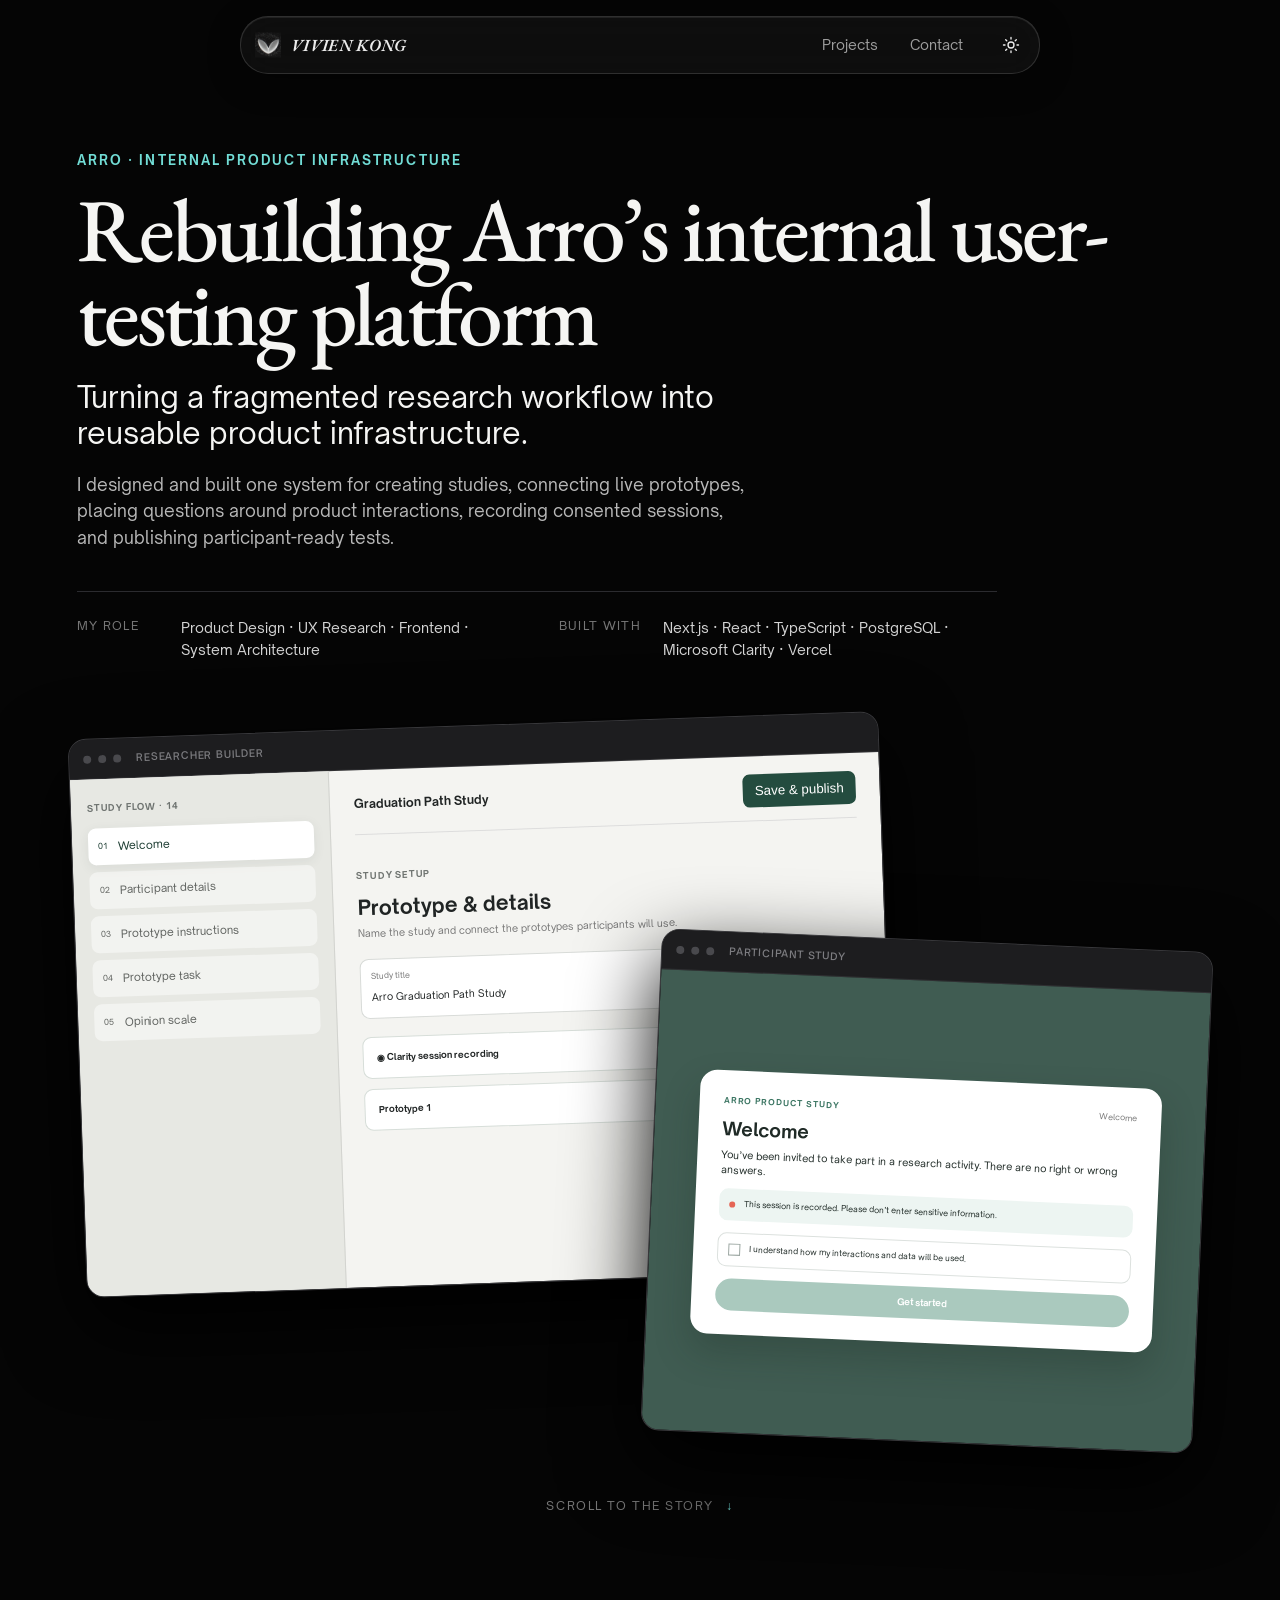
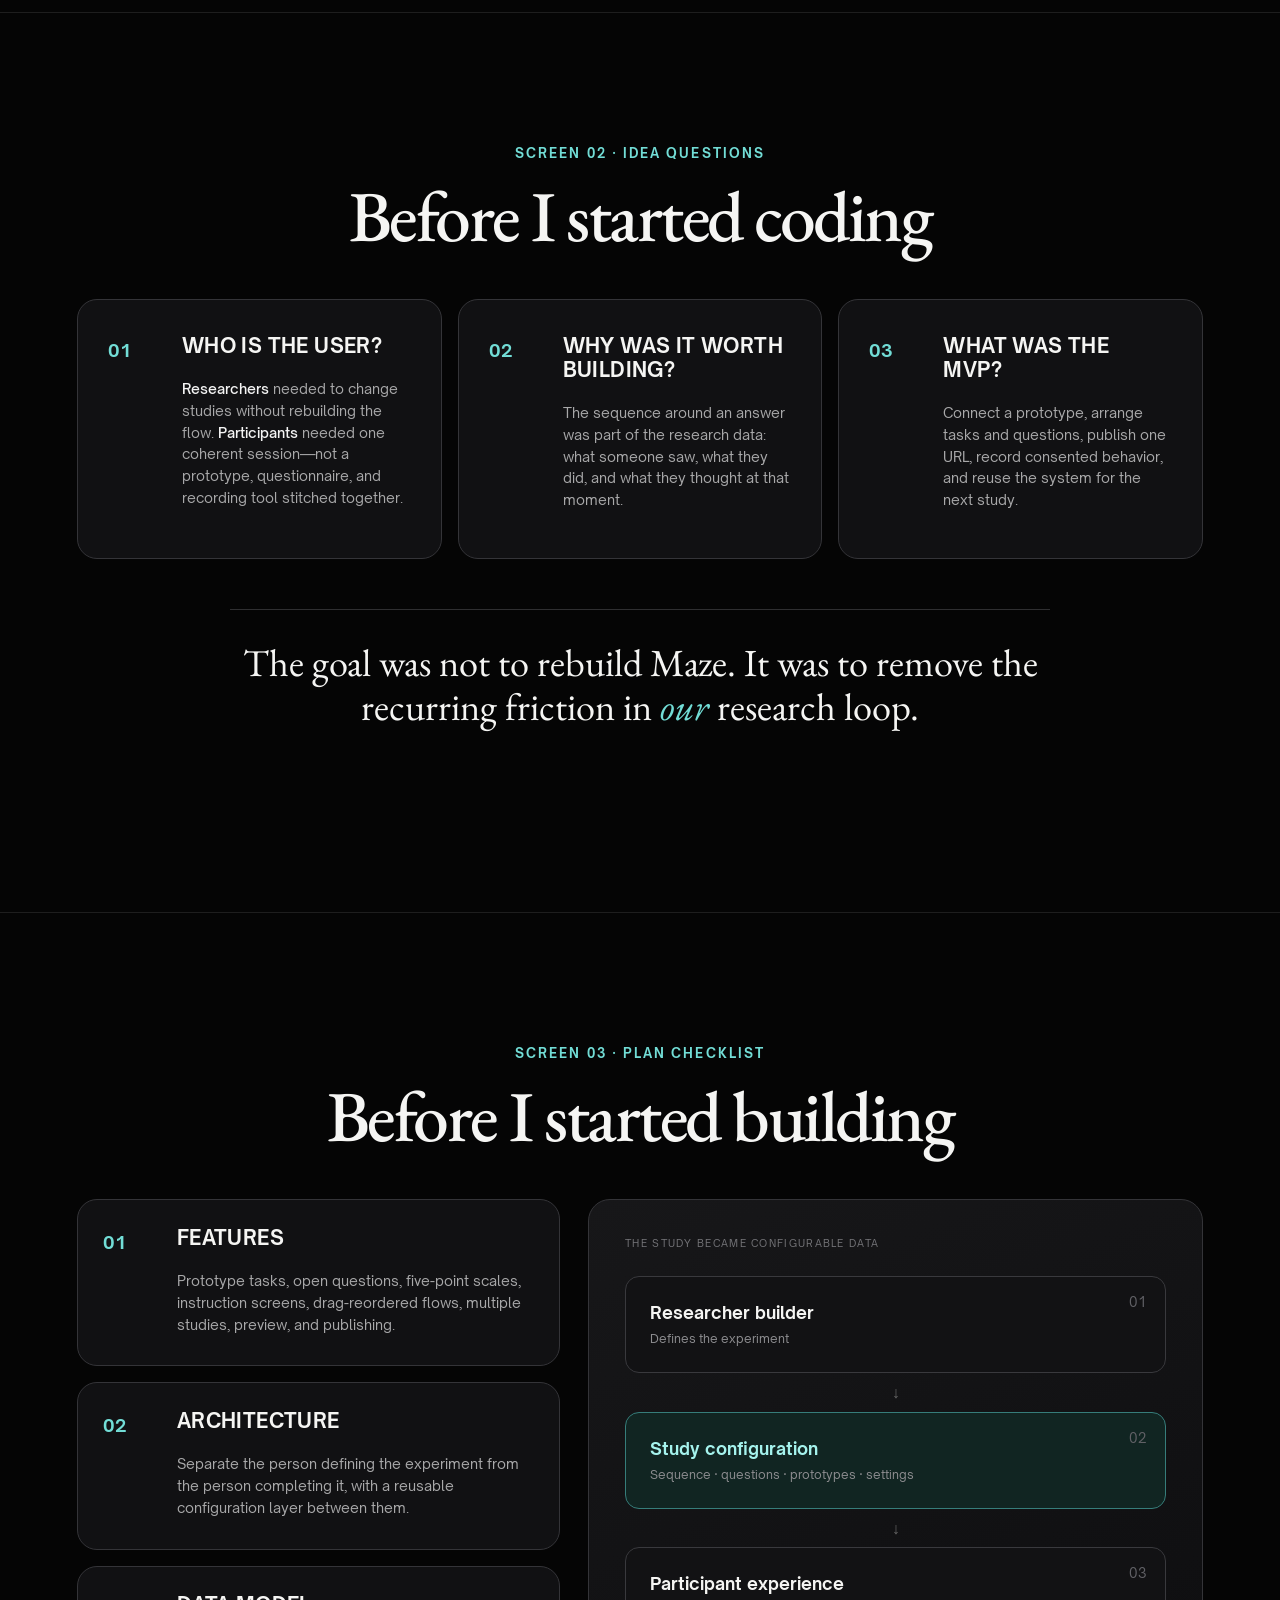
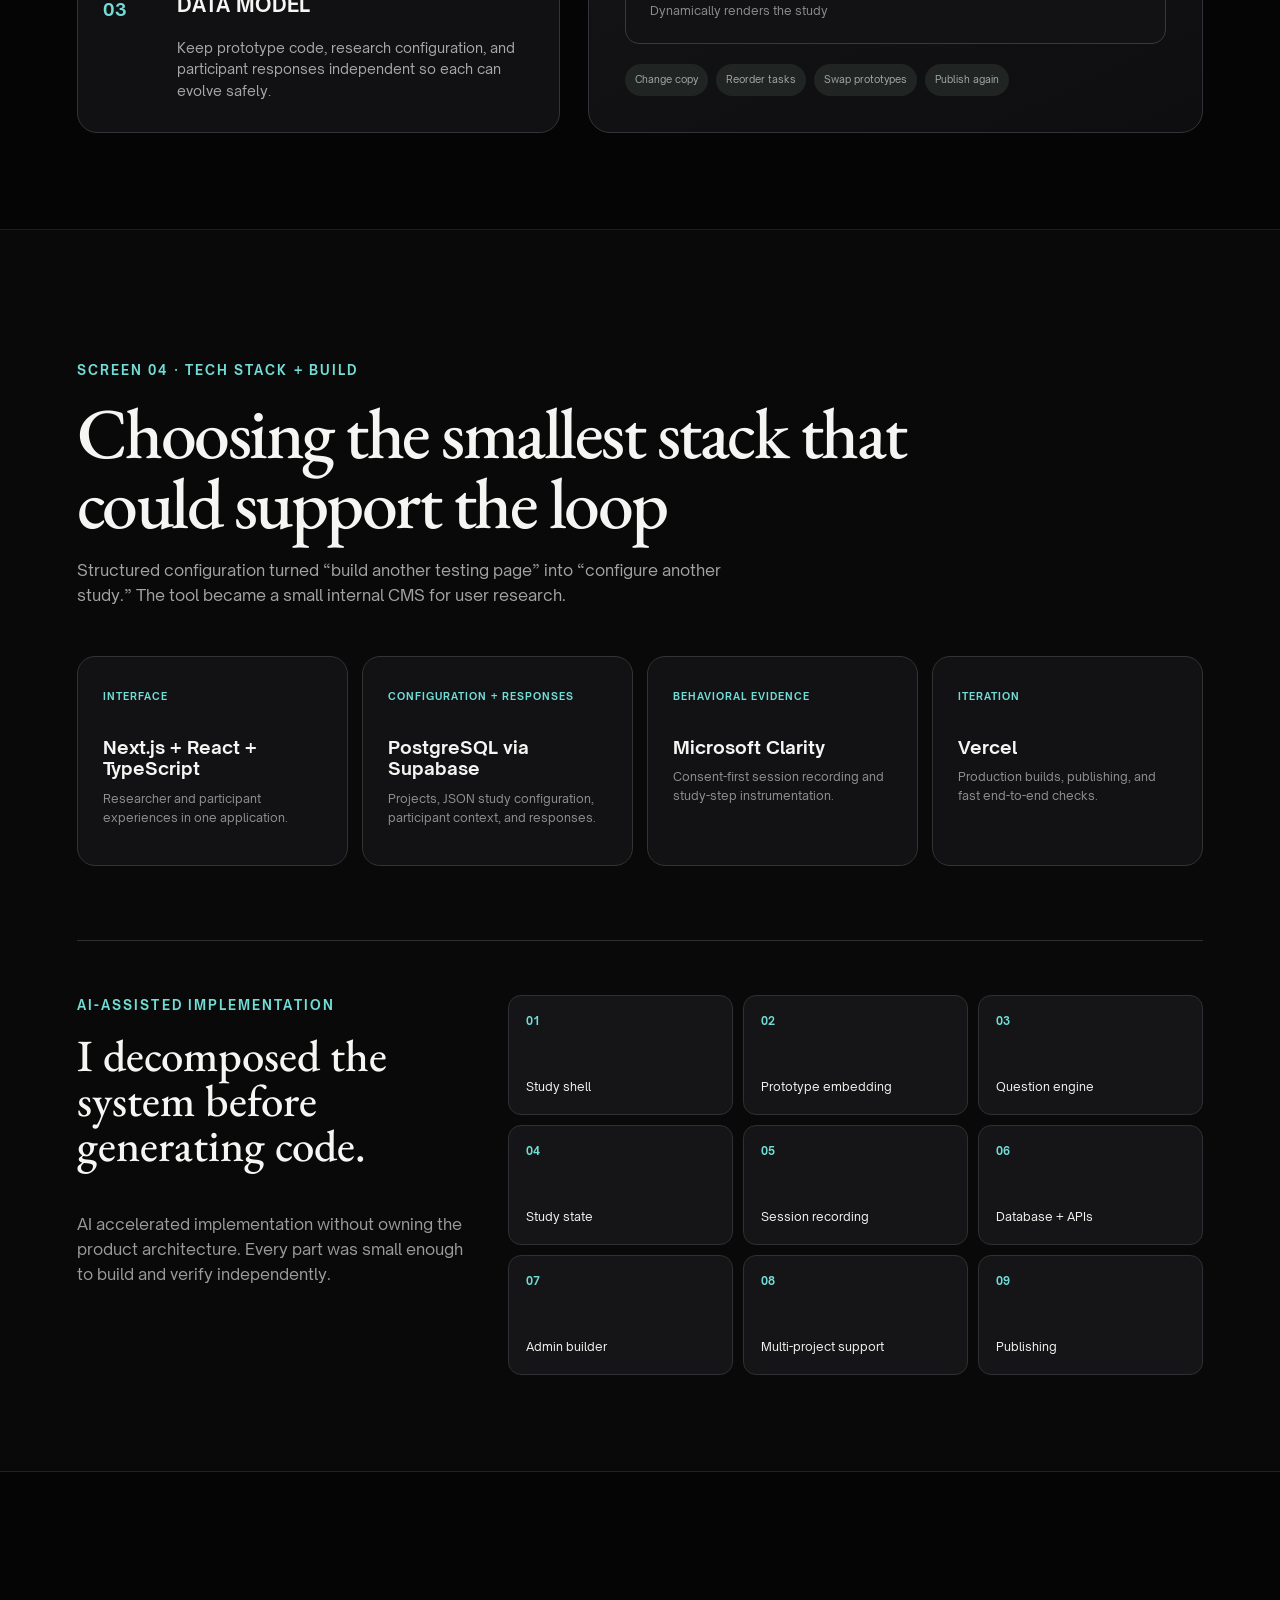
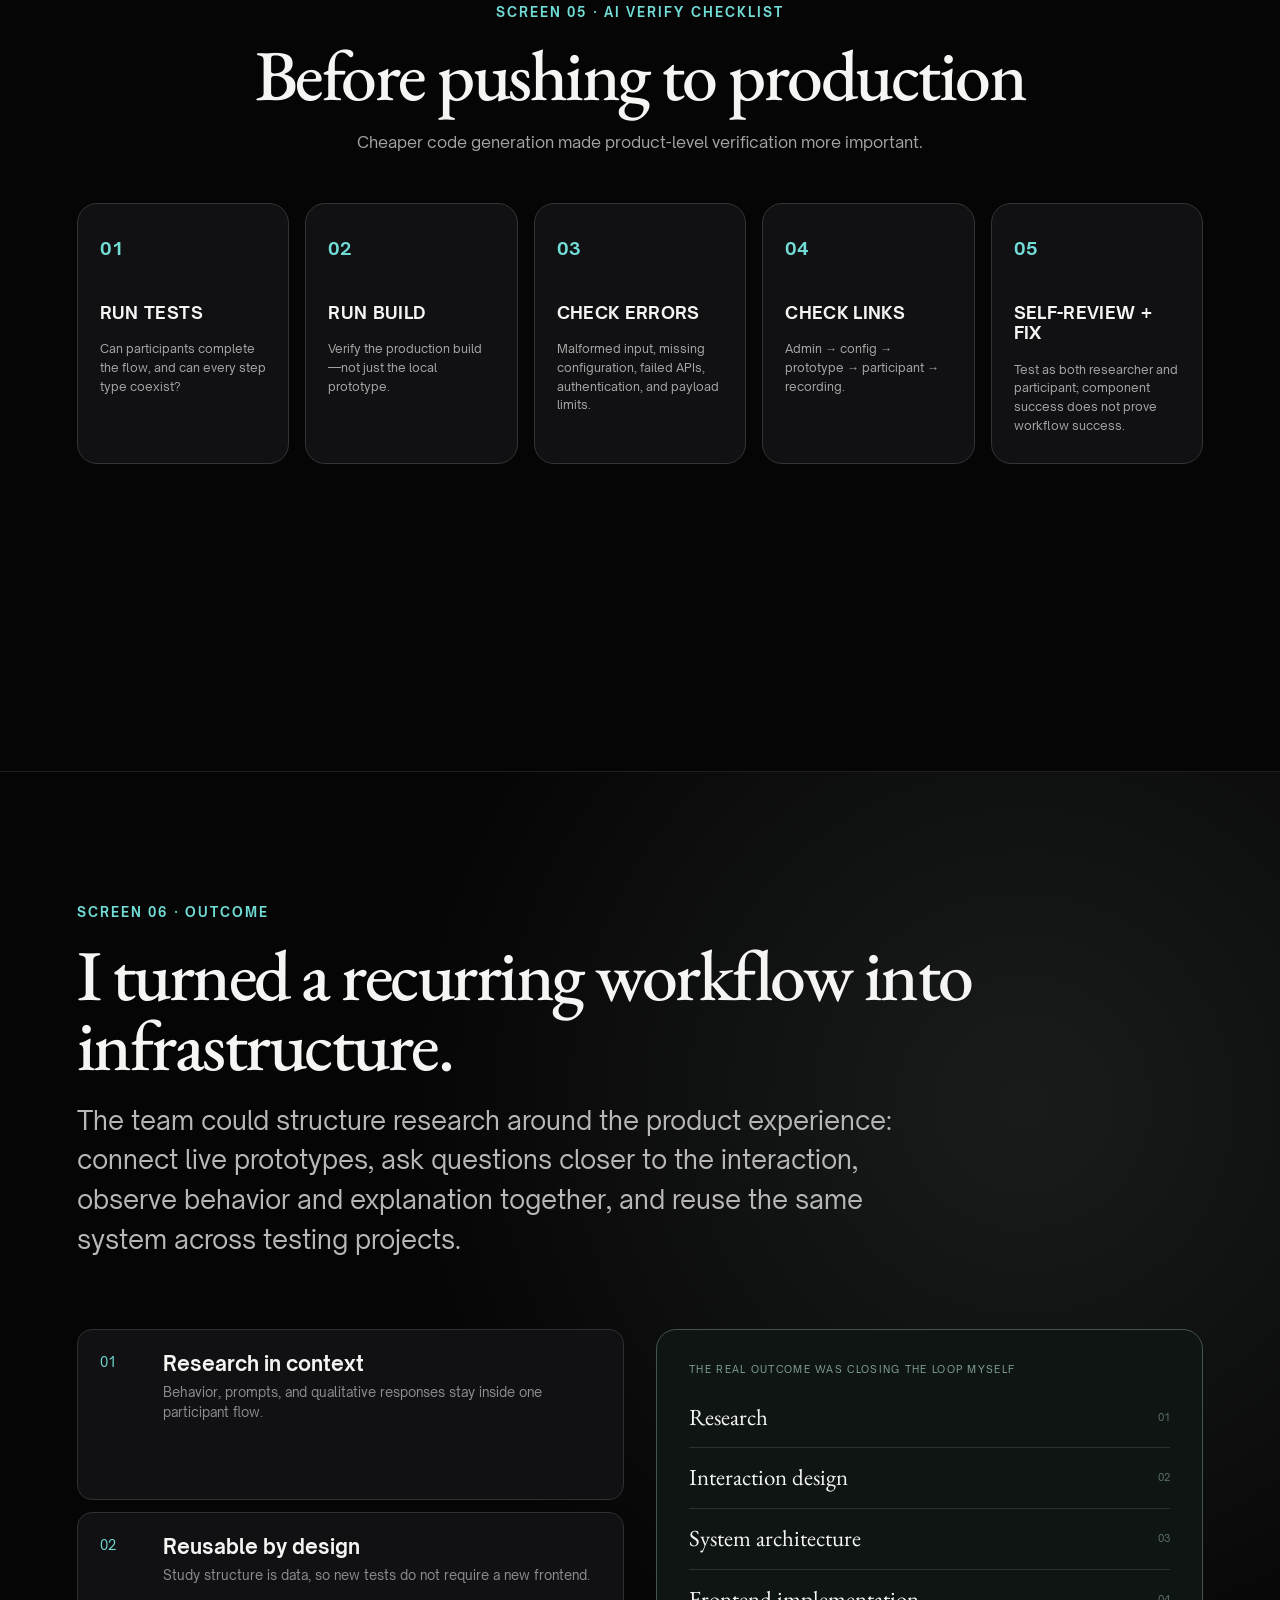
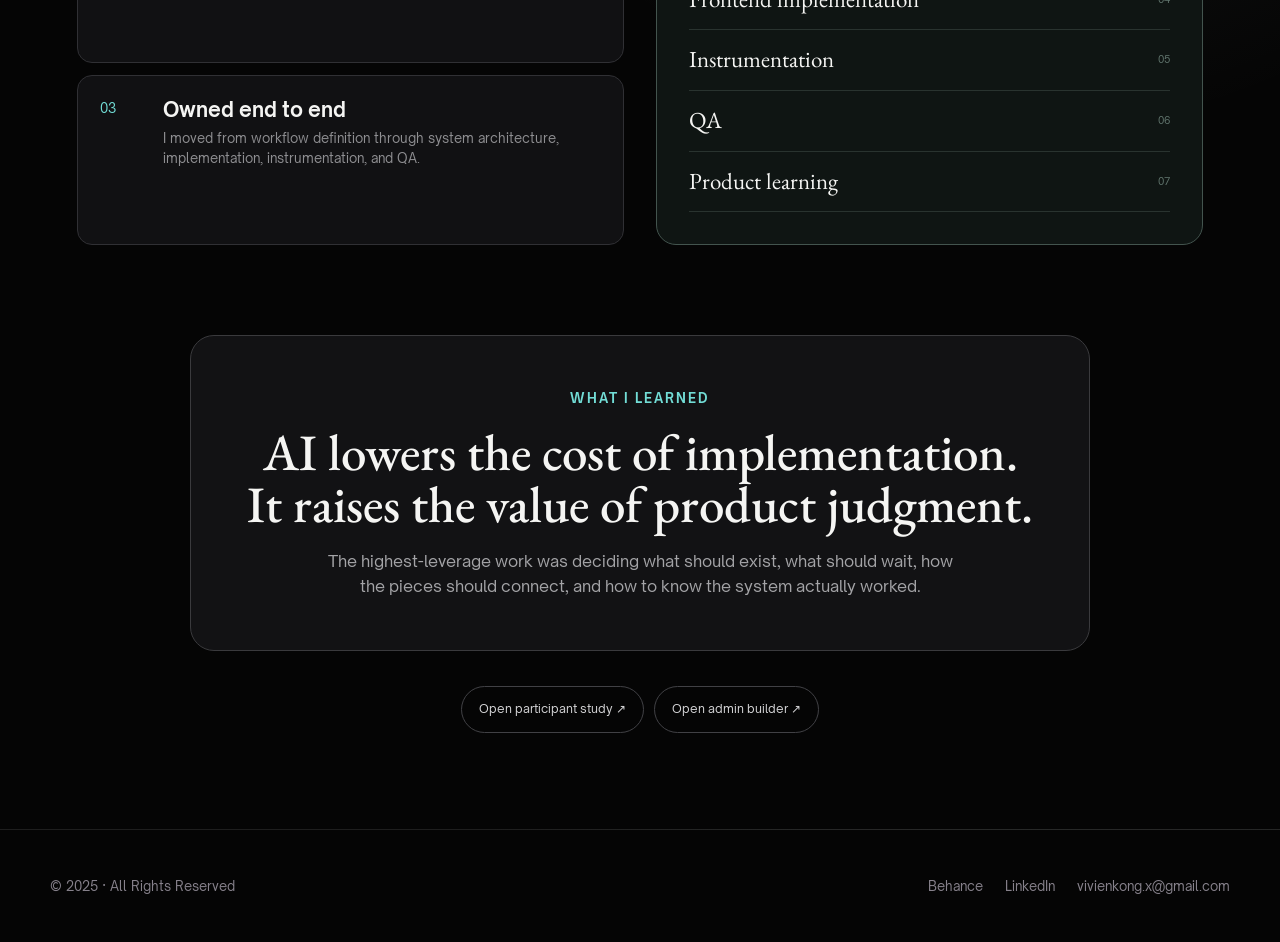
<file: arro/index.html>
<!doctype html>
<html lang="en">
<head>
  <meta charset="utf-8">
  <meta name="viewport" content="width=device-width, initial-scale=1">
  <meta name="description" content="How Vivien Kong designed and built Arro's configurable internal user-testing platform.">
  <title>Arro Research Platform — Vivien Kong</title>
  <link rel="icon" href="/brand-icon.svg" type="image/svg+xml">
  <link rel="stylesheet" href="/assets/fonts/garamond.css">
  <link rel="stylesheet" href="/arro/arro.css?v=5">
  <script>try{document.documentElement.dataset.theme=localStorage.getItem("theme")==="light"?"light":"dark"}catch(e){}</script>
  <script type="module" src="/modules/glass-navbar.mjs?v=2"></script>
  <script type="module" src="/modules/glass-navbar-init.mjs"></script>
</head>
<body>
  <main>
    <section class="screen hero" aria-labelledby="hero-title">
      <div class="screen-inner hero-copy">
        <p class="eyebrow hero-eyebrow">ARRO · INTERNAL PRODUCT INFRASTRUCTURE</p>
        <h1 id="hero-title">Rebuilding Arro’s internal user-testing platform</h1>
        <p class="lede">Turning a fragmented research workflow into reusable product infrastructure.</p>
        <p class="intro">I designed and built one system for creating studies, connecting live prototypes, placing questions around product interactions, recording consented sessions, and publishing participant-ready tests.</p>
        <dl class="project-meta">
          <div><dt>My role</dt><dd>Product Design · UX Research · Frontend · System Architecture</dd></div>
          <div><dt>Built with</dt><dd>Next.js · React · TypeScript · PostgreSQL · Microsoft Clarity · Vercel</dd></div>
        </dl>
      </div>

      <div class="hero-product" aria-label="Researcher builder and participant study shown side by side">
        <article class="browser-frame admin-preview">
          <div class="browser-bar"><span></span><span></span><span></span><b>Researcher builder</b></div>
          <div class="admin-ui">
            <aside>
              <small>STUDY FLOW · 14</small>
              <div class="flow-row active"><i>01</i><span>Welcome</span></div>
              <div class="flow-row"><i>02</i><span>Participant details</span></div>
              <div class="flow-row"><i>03</i><span>Prototype instructions</span></div>
              <div class="flow-row"><i>04</i><span>Prototype task</span></div>
              <div class="flow-row"><i>05</i><span>Opinion scale</span></div>
            </aside>
            <div class="builder-panel">
              <div class="builder-top"><span>Graduation Path Study</span><button type="button" tabindex="-1">Save &amp; publish</button></div>
              <small>STUDY SETUP</small>
              <h3>Prototype &amp; details</h3>
              <p>Name the study and connect the prototypes participants will use.</p>
              <div class="field"><label>Study title</label><span>Arro Graduation Path Study</span></div>
              <div class="integration"><strong>◉ Clarity session recording</strong><em>Connected</em></div>
              <div class="prototype-entry"><b>Prototype 1</b><span>graduation-path…</span></div>
            </div>
          </div>
        </article>

        <article class="browser-frame participant-preview">
          <div class="browser-bar"><span></span><span></span><span></span><b>Participant study</b></div>
          <div class="participant-stage">
            <div class="participant-card">
              <div class="participant-meta"><small>ARRO PRODUCT STUDY</small><span>Welcome</span></div>
              <h3>Welcome</h3>
              <p>You’ve been invited to take part in a research activity. There are no right or wrong answers.</p>
              <div class="recording-notice"><i></i><span>This session is recorded. Please don’t enter sensitive information.</span></div>
              <div class="consent"><i></i><span>I understand how my interactions and data will be used.</span></div>
              <div class="get-started">Get started</div>
            </div>
          </div>
        </article>
      </div>
      <a class="scroll-cue" href="#idea">Scroll to the story <span>↓</span></a>
    </section>

    <section class="screen checklist-screen" id="idea" aria-labelledby="idea-title">
      <div class="screen-inner">
        <header class="section-heading centered">
          <p class="eyebrow">SCREEN 02 · IDEA QUESTIONS</p>
          <h2 id="idea-title">Before I started coding</h2>
        </header>
        <div class="numbered-cards three">
          <article class="numbered-card">
            <span>01</span>
            <div><h3>Who is the user?</h3><p><strong>Researchers</strong> needed to change studies without rebuilding the flow. <strong>Participants</strong> needed one coherent session—not a prototype, questionnaire, and recording tool stitched together.</p></div>
          </article>
          <article class="numbered-card">
            <span>02</span>
            <div><h3>Why was it worth building?</h3><p>The sequence around an answer was part of the research data: what someone saw, what they did, and what they thought at that moment.</p></div>
          </article>
          <article class="numbered-card">
            <span>03</span>
            <div><h3>What was the MVP?</h3><p>Connect a prototype, arrange tasks and questions, publish one URL, record consented behavior, and reuse the system for the next study.</p></div>
          </article>
        </div>
        <blockquote>The goal was not to rebuild Maze. It was to remove the recurring friction in <em>our</em> research loop.</blockquote>
      </div>
    </section>

    <section class="screen plan-screen" aria-labelledby="plan-title">
      <div class="screen-inner">
        <header class="section-heading centered">
          <p class="eyebrow">SCREEN 03 · PLAN CHECKLIST</p>
          <h2 id="plan-title">Before I started building</h2>
        </header>
        <div class="plan-layout">
          <div class="numbered-cards compact">
            <article class="numbered-card"><span>01</span><div><h3>Features</h3><p>Prototype tasks, open questions, five-point scales, instruction screens, drag-reordered flows, multiple studies, preview, and publishing.</p></div></article>
            <article class="numbered-card"><span>02</span><div><h3>Architecture</h3><p>Separate the person defining the experiment from the person completing it, with a reusable configuration layer between them.</p></div></article>
            <article class="numbered-card"><span>03</span><div><h3>Data model</h3><p>Keep prototype code, research configuration, and participant responses independent so each can evolve safely.</p></div></article>
          </div>
          <div class="architecture" aria-label="Research platform architecture diagram">
            <p>THE STUDY BECAME CONFIGURABLE DATA</p>
            <div class="architecture-node"><small>01</small><strong>Researcher builder</strong><span>Defines the experiment</span></div>
            <b class="architecture-arrow">↓</b>
            <div class="architecture-node accent"><small>02</small><strong>Study configuration</strong><span>Sequence · questions · prototypes · settings</span></div>
            <b class="architecture-arrow">↓</b>
            <div class="architecture-node"><small>03</small><strong>Participant experience</strong><span>Dynamically renders the study</span></div>
            <div class="config-changes"><span>Change copy</span><span>Reorder tasks</span><span>Swap prototypes</span><span>Publish again</span></div>
          </div>
        </div>
      </div>
    </section>

    <section class="screen build-screen" aria-labelledby="build-title">
      <div class="screen-inner">
        <header class="section-heading">
          <p class="eyebrow">SCREEN 04 · TECH STACK + BUILD</p>
          <h2 id="build-title">Choosing the smallest stack that could support the loop</h2>
          <p>Structured configuration turned “build another testing page” into “configure another study.” The tool became a small internal CMS for user research.</p>
        </header>
        <div class="stack-grid">
          <article><span>Interface</span><h3>Next.js + React + TypeScript</h3><p>Researcher and participant experiences in one application.</p></article>
          <article><span>Configuration + responses</span><h3>PostgreSQL via Supabase</h3><p>Projects, JSON study configuration, participant context, and responses.</p></article>
          <article><span>Behavioral evidence</span><h3>Microsoft Clarity</h3><p>Consent-first session recording and study-step instrumentation.</p></article>
          <article><span>Iteration</span><h3>Vercel</h3><p>Production builds, publishing, and fast end-to-end checks.</p></article>
        </div>
        <div class="decomposition">
          <div class="decomposition-copy">
            <p class="eyebrow">AI-ASSISTED IMPLEMENTATION</p>
            <h3>I decomposed the system before generating code.</h3>
            <p>AI accelerated implementation without owning the product architecture. Every part was small enough to build and verify independently.</p>
          </div>
          <ol class="task-grid">
            <li><b>01</b>Study shell</li><li><b>02</b>Prototype embedding</li><li><b>03</b>Question engine</li>
            <li><b>04</b>Study state</li><li><b>05</b>Session recording</li><li><b>06</b>Database + APIs</li>
            <li><b>07</b>Admin builder</li><li><b>08</b>Multi-project support</li><li><b>09</b>Publishing</li>
          </ol>
        </div>
      </div>
    </section>

    <section class="screen checklist-screen verify-screen" aria-labelledby="verify-title">
      <div class="screen-inner">
        <header class="section-heading centered">
          <p class="eyebrow">SCREEN 05 · AI VERIFY CHECKLIST</p>
          <h2 id="verify-title">Before pushing to production</h2>
          <p>Cheaper code generation made product-level verification more important.</p>
        </header>
        <div class="numbered-cards five">
          <article class="numbered-card"><span>01</span><div><h3>Run tests</h3><p>Can participants complete the flow, and can every step type coexist?</p></div></article>
          <article class="numbered-card"><span>02</span><div><h3>Run build</h3><p>Verify the production build—not just the local prototype.</p></div></article>
          <article class="numbered-card"><span>03</span><div><h3>Check errors</h3><p>Malformed input, missing configuration, failed APIs, authentication, and payload limits.</p></div></article>
          <article class="numbered-card"><span>04</span><div><h3>Check links</h3><p>Admin → config → prototype → participant → recording.</p></div></article>
          <article class="numbered-card"><span>05</span><div><h3>Self-review + fix</h3><p>Test as both researcher and participant; component success does not prove workflow success.</p></div></article>
        </div>
      </div>
    </section>

    <section class="screen outcome-screen" aria-labelledby="outcome-title">
      <div class="screen-inner outcome-inner">
        <p class="eyebrow">SCREEN 06 · OUTCOME</p>
        <h2 id="outcome-title">I turned a recurring workflow into infrastructure.</h2>
        <p class="outcome-lede">The team could structure research around the product experience: connect live prototypes, ask questions closer to the interaction, observe behavior and explanation together, and reuse the same system across testing projects.</p>
        <div class="outcome-grid">
          <div class="outcome-points">
            <article><span>01</span><div><h3>Research in context</h3><p>Behavior, prompts, and qualitative responses stay inside one participant flow.</p></div></article>
            <article><span>02</span><div><h3>Reusable by design</h3><p>Study structure is data, so new tests do not require a new frontend.</p></div></article>
            <article><span>03</span><div><h3>Owned end to end</h3><p>I moved from workflow definition through system architecture, implementation, instrumentation, and QA.</p></div></article>
          </div>
          <div class="loop">
            <p>THE REAL OUTCOME WAS CLOSING THE LOOP MYSELF</p>
            <ol>
              <li>Research</li><li>Interaction design</li><li>System architecture</li><li>Frontend implementation</li><li>Instrumentation</li><li>QA</li><li>Product learning</li>
            </ol>
          </div>
        </div>
        <div class="learning">
          <p class="eyebrow">WHAT I LEARNED</p>
          <h3>AI lowers the cost of implementation. It raises the value of product judgment.</h3>
          <p>The highest-leverage work was deciding what should exist, what should wait, how the pieces should connect, and how to know the system actually worked.</p>
        </div>
        <div class="case-links">
          <a href="https://grow-prototype-site.vercel.app/?study=graduation-path-study" target="_blank" rel="noopener noreferrer">Open participant study ↗</a>
          <a href="https://grow-prototype-site.vercel.app/admin?project=aca21e1c-a0ef-46f1-820d-6cd92b2fc8e0" target="_blank" rel="noopener noreferrer">Open admin builder ↗</a>
        </div>
      </div>
    </section>
  </main>

  <footer class="case-footer">
    <span>© 2025 · All Rights Reserved</span>
    <div>
      <a href="https://www.behance.net/vxkongfc4a">Behance</a>
      <a href="https://www.linkedin.com/in/xiaowei-vivien-kong/">LinkedIn</a>
      <a href="mailto:vivienkong.x@gmail.com">vivienkong.x@gmail.com</a>
    </div>
  </footer>
</body>
</html>
</file>
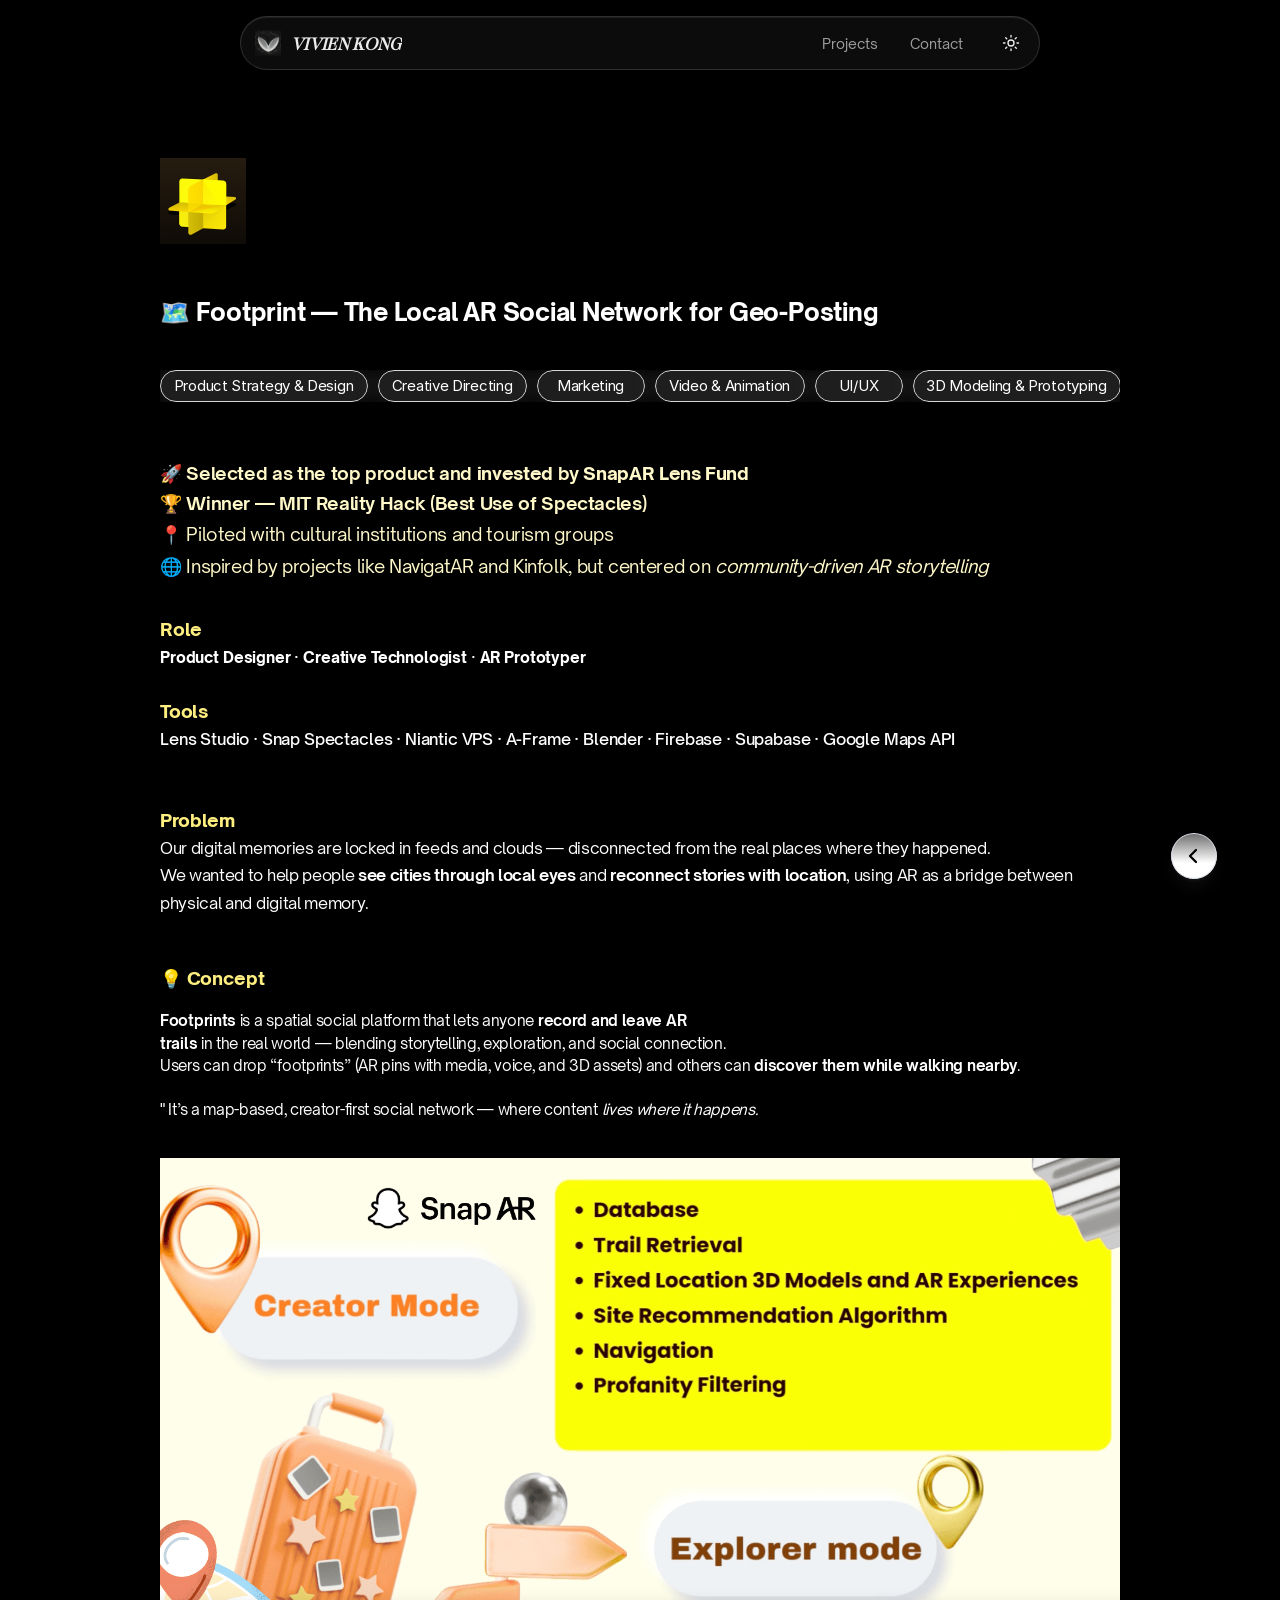
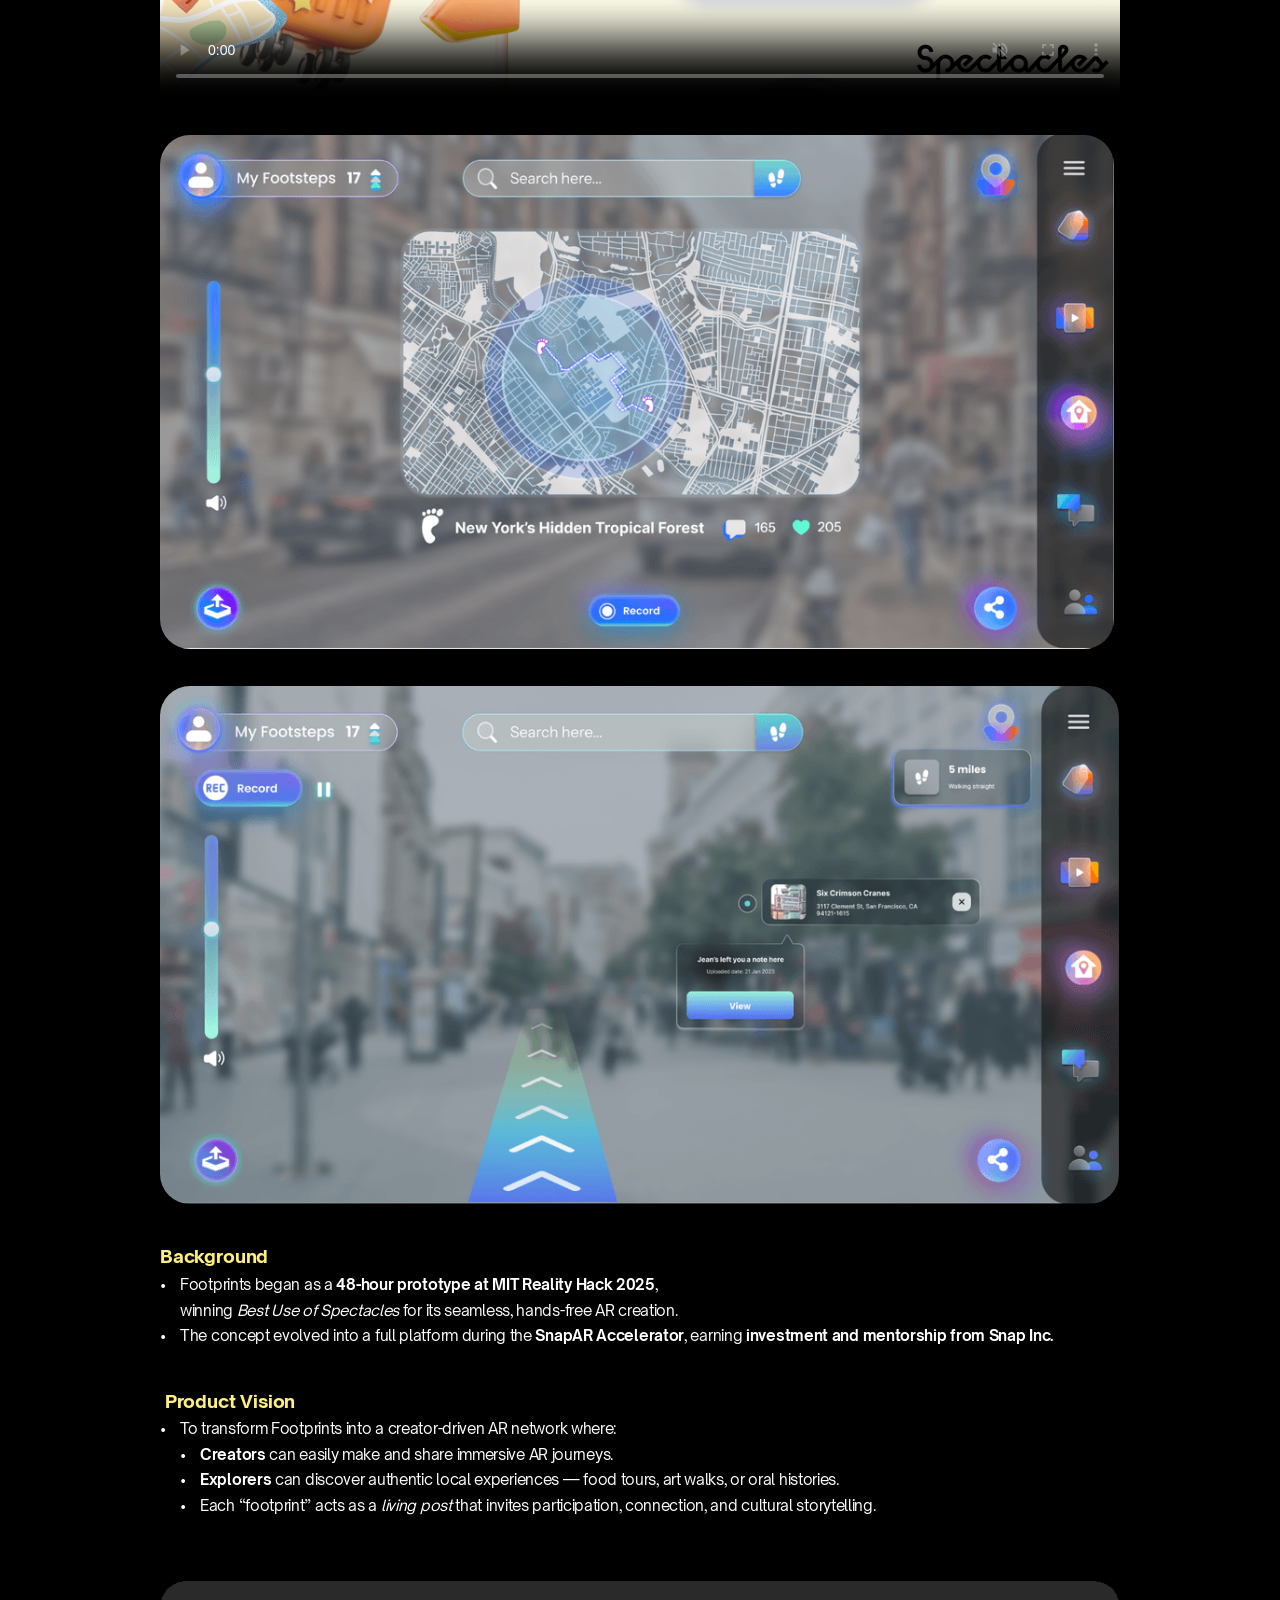
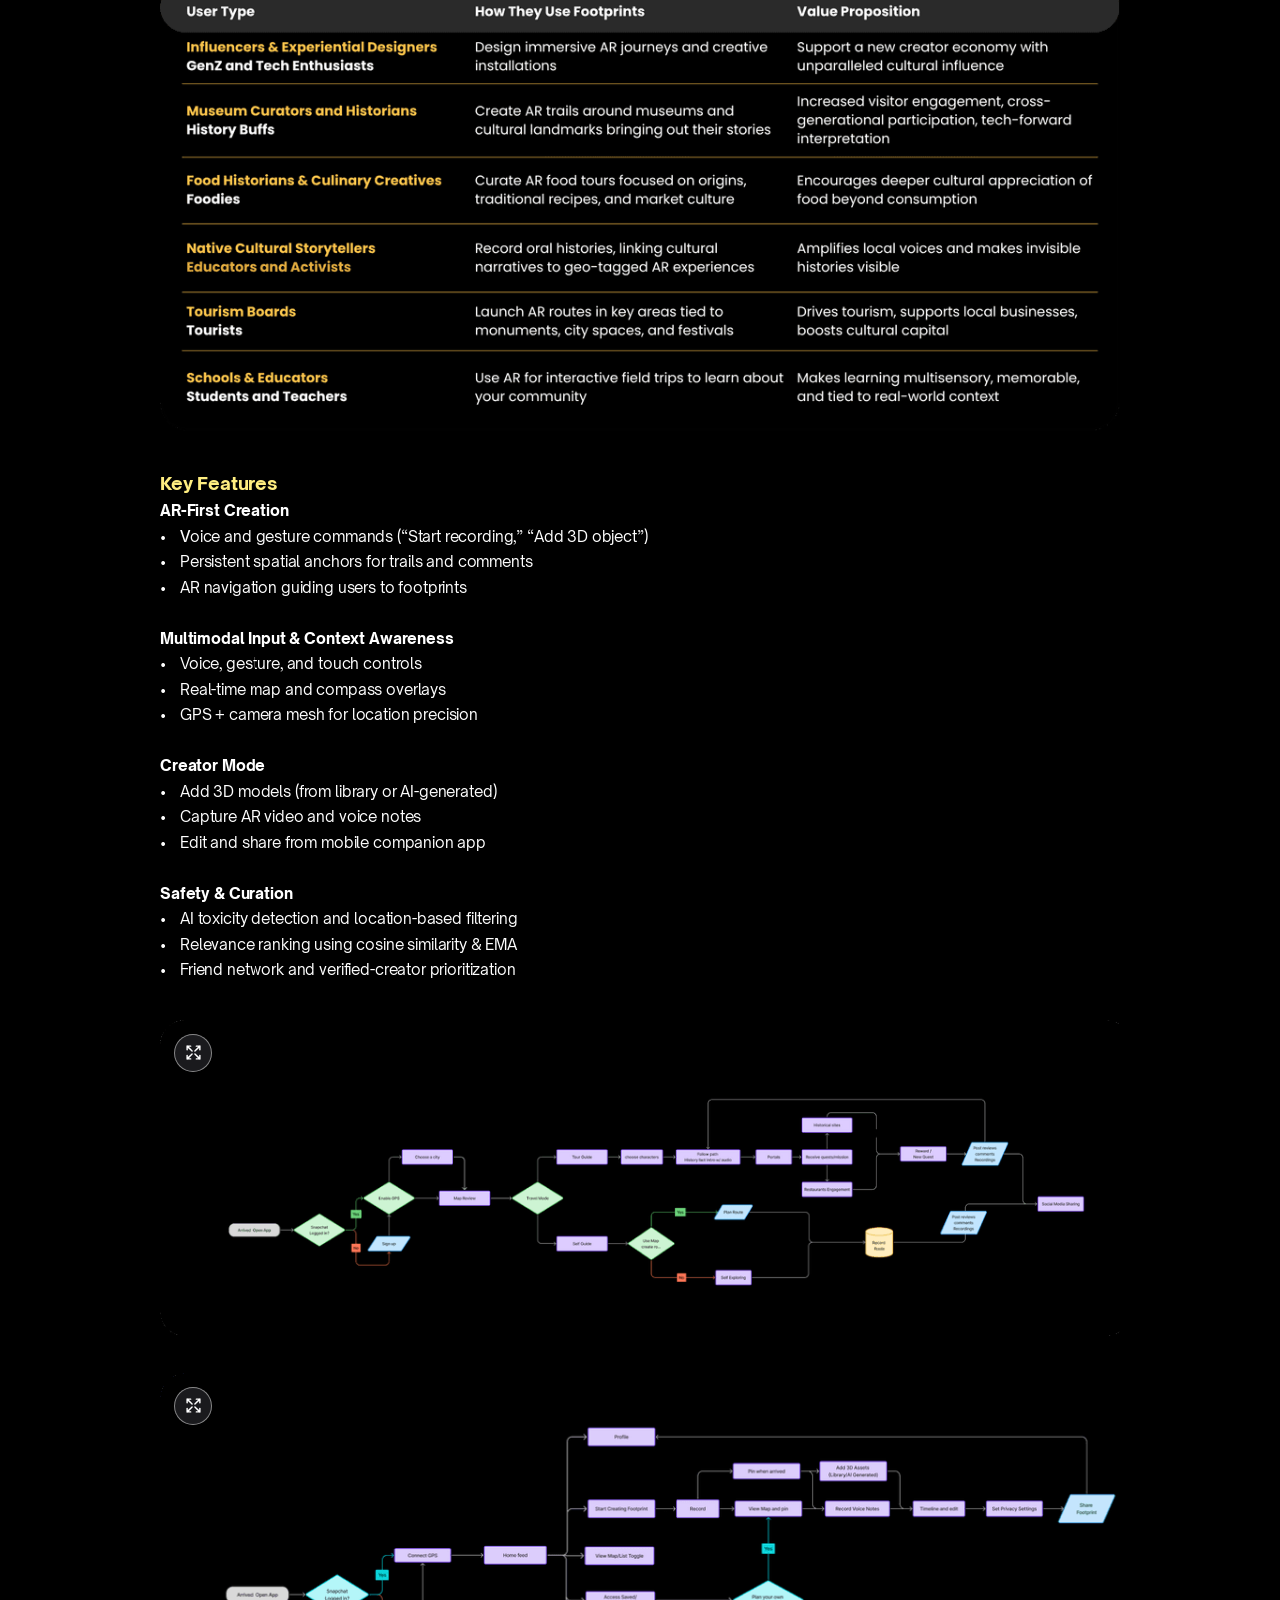
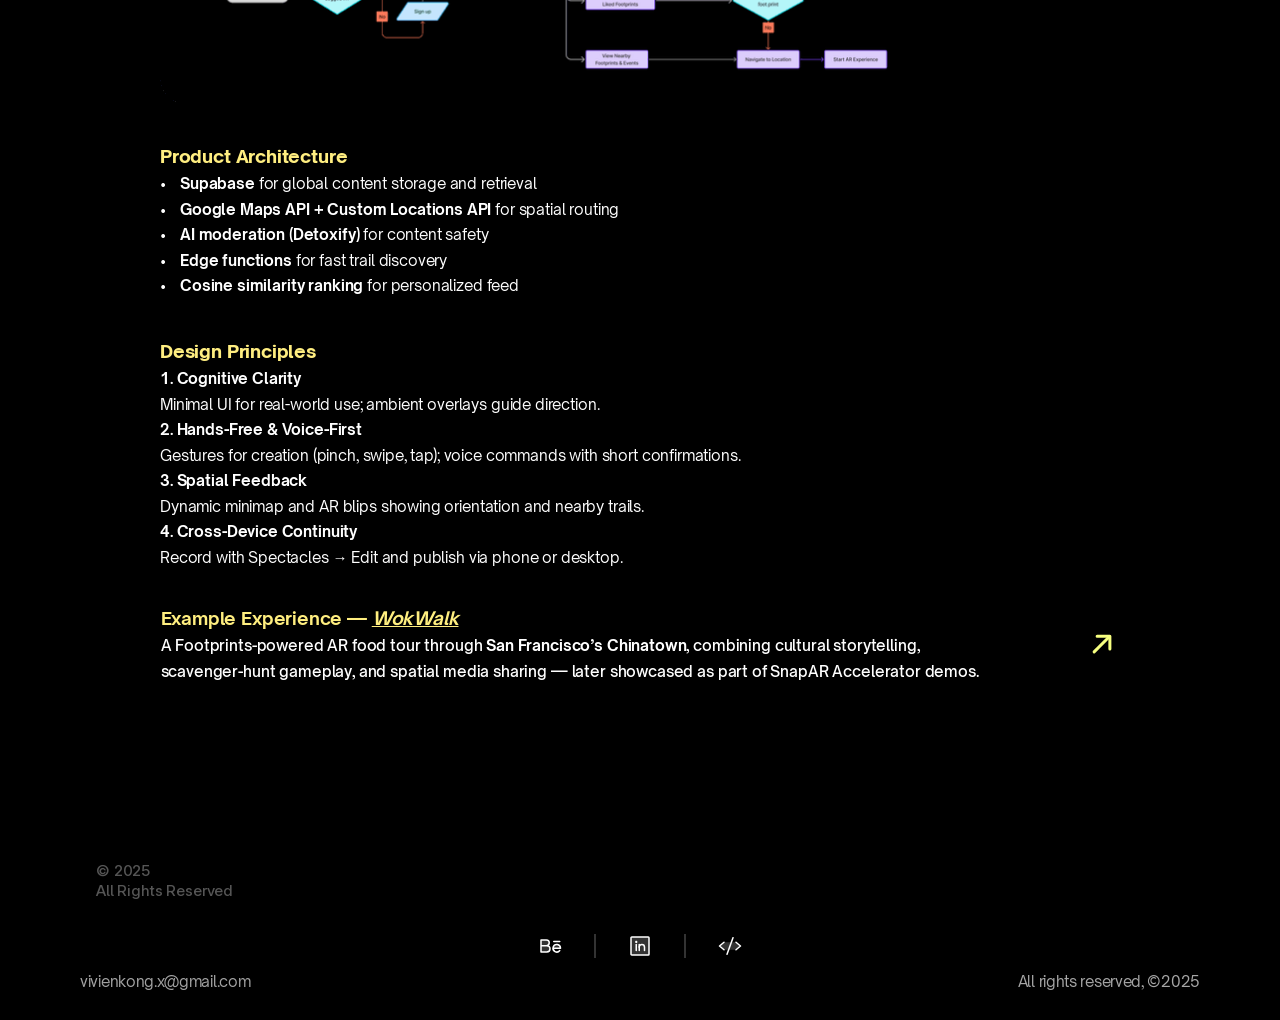
<file: footprints/index.html>
<!doctype html>
<!-- Made in Framer · framer.com ✨ -->
<!-- Published May 27, 2026, 6:52 PM UTC -->
<html lang="en" data-redirect-timezone="1">
<head>
	<meta charset="utf-8">
	<script>try{document.documentElement.dataset.theme=localStorage.getItem("theme")==="light"?"light":"dark";}catch(e){document.documentElement.dataset.theme="dark";}</script>
	<link rel="stylesheet" href="/modules/framer-project-light.css?v=2">
	
	
	<script>try{if(localStorage.get("__framer_force_showing_editorbar_since")){const n=document.createElement("link");n.rel = "modulepreload";n.href="https://framer.com/edit/init.mjs";document.head.appendChild(n)}}catch(e){}</script>
	<!-- Start of headStart -->
    
    <!-- End of headStart -->
	<meta name="viewport" content="width=device-width">
	<meta name="generator" content="Framer e8a9766">
	<title>Footprints</title>
    <meta name="description" content="Design Strategy | Creative Technology |  Story Telling |  Branding Consultant | Product Strategy
with systems thinking to craft meaningful products and experiences that solve problems at scale.">
    <meta name="framer-search-index" content="/modules/searchIndex-5Qb3MhodQpkg.json">
    <meta name="framer-search-index-fallback" content="/modules/searchIndex-IFTD3hxqTsKX.json">
    <meta name="framer-html-plugin" content="disable">
    <link href="/assets/4729f8d7445d2ca9-yBMYvYlLS1ClzayWfNuqyWegmZA.png" rel="icon" media="(prefers-color-scheme: light)">
    <link href="/assets/f461f0417eb05da2-KedpG2CBWZkfBuV8ODHak0QSdQ.gif" rel="icon" media="(prefers-color-scheme: dark)">
    <link rel="apple-touch-icon" href="/assets/0810425c3718c421-ShjFZV9MTYw51BcxbNfErc2fkOw.png">
    <!-- Open Graph / Facebook -->
    <meta property="og:type" content="website">
    <meta property="og:title" content="Footprints">
    <meta property="og:description" content="Design Strategy | Creative Technology |  Story Telling |  Branding Consultant | Product Strategy
with systems thinking to craft meaningful products and experiences that solve problems at scale.">
    <meta property="og:image" content="/assets/c449853493e5d7cd-shXvAZsp667fiF8R4tHxDg8RtI.png">
    <!-- Twitter -->
    <meta name="twitter:card" content="summary_large_image">
    <meta name="twitter:title" content="Footprints">
    <meta name="twitter:description" content="Design Strategy | Creative Technology |  Story Telling |  Branding Consultant | Product Strategy
with systems thinking to craft meaningful products and experiences that solve problems at scale.">
    <meta name="twitter:image" content="/assets/c449853493e5d7cd-shXvAZsp667fiF8R4tHxDg8RtI.png">
	
	<style data-framer-font-css>/* latin */
@font-face {
  font-family: 'Asul';
  font-style: normal;
  font-weight: 700;
  font-display: swap;
  src: url(/assets/ca6c838ded20a3cf-VuJxdNjKxYr40U8qSKHdOQ.woff2) format('woff2');
  unicode-range: U+0000-00FF, U+0131, U+0152-0153, U+02BB-02BC, U+02C6, U+02DA, U+02DC, U+0304, U+0308, U+0329, U+2000-206F, U+20AC, U+2122, U+2191, U+2193, U+2212, U+2215, U+FEFF, U+FFFD;
}
/* cyrillic-ext */
@font-face {
  font-family: 'Geist';
  font-style: normal;
  font-weight: 500;
  font-display: swap;
  src: url(/assets/935506314c7dd345-gyBhhwUxId8gMGYQMKR3pzfaWI_RruMIl5na-1Q.woff2) format('woff2');
  unicode-range: U+0460-052F, U+1C80-1C8A, U+20B4, U+2DE0-2DFF, U+A640-A69F, U+FE2E-FE2F;
}
/* cyrillic */
@font-face {
  font-family: 'Geist';
  font-style: normal;
  font-weight: 500;
  font-display: swap;
  src: url(/assets/5ad72be4dfbce5fc-gyBhhwUxId8gMGYQMKR3pzfaWI_RruMInpna-1Q.woff2) format('woff2');
  unicode-range: U+0301, U+0400-045F, U+0490-0491, U+04B0-04B1, U+2116;
}
/* vietnamese */
@font-face {
  font-family: 'Geist';
  font-style: normal;
  font-weight: 500;
  font-display: swap;
  src: url(/assets/c10825cef1a6409c-gyBhhwUxId8gMGYQMKR3pzfaWI_RruMIlZna-1Q.woff2) format('woff2');
  unicode-range: U+0102-0103, U+0110-0111, U+0128-0129, U+0168-0169, U+01A0-01A1, U+01AF-01B0, U+0300-0301, U+0303-0304, U+0308-0309, U+0323, U+0329, U+1EA0-1EF9, U+20AB;
}
/* latin-ext */
@font-face {
  font-family: 'Geist';
  font-style: normal;
  font-weight: 500;
  font-display: swap;
  src: url(/assets/ff5ac45f5664c05b-gyBhhwUxId8gMGYQMKR3pzfaWI_RruMIlJna-1Q.woff2) format('woff2');
  unicode-range: U+0100-02BA, U+02BD-02C5, U+02C7-02CC, U+02CE-02D7, U+02DD-02FF, U+0304, U+0308, U+0329, U+1D00-1DBF, U+1E00-1E9F, U+1EF2-1EFF, U+2020, U+20A0-20AB, U+20AD-20C0, U+2113, U+2C60-2C7F, U+A720-A7FF;
}
/* latin */
@font-face {
  font-family: 'Geist';
  font-style: normal;
  font-weight: 500;
  font-display: swap;
  src: url(/assets/be898e0cdeb75c62-gyBhhwUxId8gMGYQMKR3pzfaWI_RruMImpna.woff2) format('woff2');
  unicode-range: U+0000-00FF, U+0131, U+0152-0153, U+02BB-02BC, U+02C6, U+02DA, U+02DC, U+0304, U+0308, U+0329, U+2000-206F, U+20AC, U+2122, U+2191, U+2193, U+2212, U+2215, U+FEFF, U+FFFD;
}
/* latin-ext */
@font-face {
  font-family: 'Instrument Serif';
  font-style: italic;
  font-weight: 400;
  font-display: swap;
  src: url(/assets/ad94e0845b567b3e-jizHRFtNs2ka5fXjeivQ4LroWlx-6zAjgn7MsNo.woff2) format('woff2');
  unicode-range: U+0100-02BA, U+02BD-02C5, U+02C7-02CC, U+02CE-02D7, U+02DD-02FF, U+0304, U+0308, U+0329, U+1D00-1DBF, U+1E00-1E9F, U+1EF2-1EFF, U+2020, U+20A0-20AB, U+20AD-20C0, U+2113, U+2C60-2C7F, U+A720-A7FF;
}
/* latin */
@font-face {
  font-family: 'Instrument Serif';
  font-style: italic;
  font-weight: 400;
  font-display: swap;
  src: url(/assets/0d985700e8380551-jizHRFtNs2ka5fXjeivQ4LroWlx-6zAjjH7M.woff2) format('woff2');
  unicode-range: U+0000-00FF, U+0131, U+0152-0153, U+02BB-02BC, U+02C6, U+02DA, U+02DC, U+0304, U+0308, U+0329, U+2000-206F, U+20AC, U+2122, U+2191, U+2193, U+2212, U+2215, U+FEFF, U+FFFD;
}
/* latin-ext */
@font-face {
  font-family: 'Instrument Serif';
  font-style: normal;
  font-weight: 400;
  font-display: swap;
  src: url(/assets/41fe32a095c15375-jizBRFtNs2ka5fXjeivQ4LroWlx-6zsTjmbI.woff2) format('woff2');
  unicode-range: U+0100-02BA, U+02BD-02C5, U+02C7-02CC, U+02CE-02D7, U+02DD-02FF, U+0304, U+0308, U+0329, U+1D00-1DBF, U+1E00-1E9F, U+1EF2-1EFF, U+2020, U+20A0-20AB, U+20AD-20C0, U+2113, U+2C60-2C7F, U+A720-A7FF;
}
/* latin */
@font-face {
  font-family: 'Instrument Serif';
  font-style: normal;
  font-weight: 400;
  font-display: swap;
  src: url(/assets/05103e2a779c2bd1-jizBRFtNs2ka5fXjeivQ4LroWlx-6zUTjg.woff2) format('woff2');
  unicode-range: U+0000-00FF, U+0131, U+0152-0153, U+02BB-02BC, U+02C6, U+02DA, U+02DC, U+0304, U+0308, U+0329, U+2000-206F, U+20AC, U+2122, U+2191, U+2193, U+2212, U+2215, U+FEFF, U+FFFD;
}
/* cyrillic-ext */
@font-face {
  font-family: 'Inter';
  font-style: normal;
  font-weight: 300;
  font-display: swap;
  src: url(/assets/79909999217a6ae1-UcCO3FwrK3iLTeHuS_nVMrMxCp50SjIw2boKoduKmMEVuOKfAZJhiI2B.woff2) format('woff2');
  unicode-range: U+0460-052F, U+1C80-1C8A, U+20B4, U+2DE0-2DFF, U+A640-A69F, U+FE2E-FE2F;
}
/* cyrillic */
@font-face {
  font-family: 'Inter';
  font-style: normal;
  font-weight: 300;
  font-display: swap;
  src: url(/assets/d75245ed4dece25f-UcCO3FwrK3iLTeHuS_nVMrMxCp50SjIw2boKoduKmMEVuOKfAZthiI2B.woff2) format('woff2');
  unicode-range: U+0301, U+0400-045F, U+0490-0491, U+04B0-04B1, U+2116;
}
/* greek-ext */
@font-face {
  font-family: 'Inter';
  font-style: normal;
  font-weight: 300;
  font-display: swap;
  src: url(/assets/ac3f437931afd44d-UcCO3FwrK3iLTeHuS_nVMrMxCp50SjIw2boKoduKmMEVuOKfAZNhiI2B.woff2) format('woff2');
  unicode-range: U+1F00-1FFF;
}
/* greek */
@font-face {
  font-family: 'Inter';
  font-style: normal;
  font-weight: 300;
  font-display: swap;
  src: url(/assets/36a7e016f9d5c939-UcCO3FwrK3iLTeHuS_nVMrMxCp50SjIw2boKoduKmMEVuOKfAZxhiI2B.woff2) format('woff2');
  unicode-range: U+0370-0377, U+037A-037F, U+0384-038A, U+038C, U+038E-03A1, U+03A3-03FF;
}
/* vietnamese */
@font-face {
  font-family: 'Inter';
  font-style: normal;
  font-weight: 300;
  font-display: swap;
  src: url(/assets/6e1cc28ee3a903ee-UcCO3FwrK3iLTeHuS_nVMrMxCp50SjIw2boKoduKmMEVuOKfAZBhiI2B.woff2) format('woff2');
  unicode-range: U+0102-0103, U+0110-0111, U+0128-0129, U+0168-0169, U+01A0-01A1, U+01AF-01B0, U+0300-0301, U+0303-0304, U+0308-0309, U+0323, U+0329, U+1EA0-1EF9, U+20AB;
}
/* latin-ext */
@font-face {
  font-family: 'Inter';
  font-style: normal;
  font-weight: 300;
  font-display: swap;
  src: url(/assets/caea67f8c294aef3-UcCO3FwrK3iLTeHuS_nVMrMxCp50SjIw2boKoduKmMEVuOKfAZFhiI2B.woff2) format('woff2');
  unicode-range: U+0100-02BA, U+02BD-02C5, U+02C7-02CC, U+02CE-02D7, U+02DD-02FF, U+0304, U+0308, U+0329, U+1D00-1DBF, U+1E00-1E9F, U+1EF2-1EFF, U+2020, U+20A0-20AB, U+20AD-20C0, U+2113, U+2C60-2C7F, U+A720-A7FF;
}
/* latin */
@font-face {
  font-family: 'Inter';
  font-style: normal;
  font-weight: 300;
  font-display: swap;
  src: url(/assets/45c8e65a77161d5f-UcCO3FwrK3iLTeHuS_nVMrMxCp50SjIw2boKoduKmMEVuOKfAZ9hiA.woff2) format('woff2');
  unicode-range: U+0000-00FF, U+0131, U+0152-0153, U+02BB-02BC, U+02C6, U+02DA, U+02DC, U+0304, U+0308, U+0329, U+2000-206F, U+20AC, U+2122, U+2191, U+2193, U+2212, U+2215, U+FEFF, U+FFFD;
}
/* cyrillic-ext */
@font-face {
  font-family: 'Plus Jakarta Sans';
  font-style: normal;
  font-weight: 700;
  font-display: swap;
  src: url(/assets/e49c149f397dc4bc-LDIbaomQNQcsA88c7O9yZ4KMCoOg4IA6-91aHEjcWuA_Tkn9QB_VIKg.woff2) format('woff2');
  unicode-range: U+0460-052F, U+1C80-1C8A, U+20B4, U+2DE0-2DFF, U+A640-A69F, U+FE2E-FE2F;
}
/* vietnamese */
@font-face {
  font-family: 'Plus Jakarta Sans';
  font-style: normal;
  font-weight: 700;
  font-display: swap;
  src: url(/assets/de415cb0b7d2bef3-LDIbaomQNQcsA88c7O9yZ4KMCoOg4IA6-91aHEjcWuA_Tkn9Qh_VIKg.woff2) format('woff2');
  unicode-range: U+0102-0103, U+0110-0111, U+0128-0129, U+0168-0169, U+01A0-01A1, U+01AF-01B0, U+0300-0301, U+0303-0304, U+0308-0309, U+0323, U+0329, U+1EA0-1EF9, U+20AB;
}
/* latin-ext */
@font-face {
  font-family: 'Plus Jakarta Sans';
  font-style: normal;
  font-weight: 700;
  font-display: swap;
  src: url(/assets/2cd78528fcde0182-LDIbaomQNQcsA88c7O9yZ4KMCoOg4IA6-91aHEjcWuA_Tkn9Qx_VIKg.woff2) format('woff2');
  unicode-range: U+0100-02BA, U+02BD-02C5, U+02C7-02CC, U+02CE-02D7, U+02DD-02FF, U+0304, U+0308, U+0329, U+1D00-1DBF, U+1E00-1E9F, U+1EF2-1EFF, U+2020, U+20A0-20AB, U+20AD-20C0, U+2113, U+2C60-2C7F, U+A720-A7FF;
}
/* latin */
@font-face {
  font-family: 'Plus Jakarta Sans';
  font-style: normal;
  font-weight: 700;
  font-display: swap;
  src: url(/assets/850ef53d5138b620-LDIbaomQNQcsA88c7O9yZ4KMCoOg4IA6-91aHEjcWuA_Tkn9TR_V.woff2) format('woff2');
  unicode-range: U+0000-00FF, U+0131, U+0152-0153, U+02BB-02BC, U+02C6, U+02DA, U+02DC, U+0304, U+0308, U+0329, U+2000-206F, U+20AC, U+2122, U+2191, U+2193, U+2212, U+2215, U+FEFF, U+FFFD;
}
/* cyrillic-ext */
@font-face {
  font-family: 'Geist Mono';
  font-style: normal;
  font-weight: 500;
  src: url(/assets/c206f4682142217a-or3yQ6H-1_WfwkMZI_qYPLs1a-t7PU0AbeEPKK5Z5ClqOw.woff2) format('woff2');
  unicode-range: U+0460-052F, U+1C80-1C8A, U+20B4, U+2DE0-2DFF, U+A640-A69F, U+FE2E-FE2F;
}
/* cyrillic */
@font-face {
  font-family: 'Geist Mono';
  font-style: normal;
  font-weight: 500;
  src: url(/assets/a2c26a3c33ca73b1-or3yQ6H-1_WfwkMZI_qYPLs1a-t7PU0AbeEPKK5Q5ClqOw.woff2) format('woff2');
  unicode-range: U+0301, U+0400-045F, U+0490-0491, U+04B0-04B1, U+2116;
}
/* symbols2 */
@font-face {
  font-family: 'Geist Mono';
  font-style: normal;
  font-weight: 500;
  src: url(/assets/a605909495e8b831-or3yQ6H-1_WfwkMZI_qYPLs1a-t7PU0AbeEPKK7uxQxXAuk.woff2) format('woff2');
  unicode-range: U+2000-2001, U+2004-2008, U+200A, U+23B8-23BD, U+2500-259F;
}
/* vietnamese */
@font-face {
  font-family: 'Geist Mono';
  font-style: normal;
  font-weight: 500;
  src: url(/assets/0bde1b83c7a221c4-or3yQ6H-1_WfwkMZI_qYPLs1a-t7PU0AbeEPKK5b5ClqOw.woff2) format('woff2');
  unicode-range: U+0102-0103, U+0110-0111, U+0128-0129, U+0168-0169, U+01A0-01A1, U+01AF-01B0, U+0300-0301, U+0303-0304, U+0308-0309, U+0323, U+0329, U+1EA0-1EF9, U+20AB;
}
/* latin-ext */
@font-face {
  font-family: 'Geist Mono';
  font-style: normal;
  font-weight: 500;
  src: url(/assets/18e3c1f452e99dbc-or3yQ6H-1_WfwkMZI_qYPLs1a-t7PU0AbeEPKK5a5ClqOw.woff2) format('woff2');
  unicode-range: U+0100-02BA, U+02BD-02C5, U+02C7-02CC, U+02CE-02D7, U+02DD-02FF, U+0304, U+0308, U+0329, U+1D00-1DBF, U+1E00-1E9F, U+1EF2-1EFF, U+2020, U+20A0-20AB, U+20AD-20C0, U+2113, U+2C60-2C7F, U+A720-A7FF;
}
/* latin */
@font-face {
  font-family: 'Geist Mono';
  font-style: normal;
  font-weight: 500;
  src: url(/assets/53f256c9002915ae-or3yQ6H-1_WfwkMZI_qYPLs1a-t7PU0AbeEPKK5U5Ck.woff2) format('woff2');
  unicode-range: U+0000-00FF, U+0131, U+0152-0153, U+02BB-02BC, U+02C6, U+02DA, U+02DC, U+0304, U+0308, U+0329, U+2000-206F, U+20AC, U+2122, U+2191, U+2193, U+2212, U+2215, U+FEFF, U+FFFD;
}

@font-face { font-family: "Flow Circular"; src: url("/assets/07b8e204a6f246d5-lJwB-pc4j2F-H8YKuyvfxdZ45iLpWdr2rIg.woff2"); font-style: normal; font-weight: 400 }
@font-face { font-family: "Inter"; src: url("/assets/ba02b29b109b0773-5vvr9Vy74if2I6bQbJvbw7SY1pQ.woff2"); font-display: swap; font-style: normal; font-weight: 400; unicode-range: U+0460-052F, U+1C80-1C88, U+20B4, U+2DE0-2DFF, U+A640-A69F, U+FE2E-FE2F }
@font-face { font-family: "Inter"; src: url("/assets/d342a0351181483e-EOr0mi4hNtlgWNn9if640EZzXCo.woff2"); font-display: swap; font-style: normal; font-weight: 400; unicode-range: U+0301, U+0400-045F, U+0490-0491, U+04B0-04B1, U+2116 }
@font-face { font-family: "Inter"; src: url("/assets/29ec2a1bd449544c-Y9k9QrlZAqio88Klkmbd8VoMQc.woff2"); font-display: swap; font-style: normal; font-weight: 400; unicode-range: U+1F00-1FFF }
@font-face { font-family: "Inter"; src: url("/assets/2666a469c59bd1f6-OYrD2tBIBPvoJXiIHnLoOXnY9M.woff2"); font-display: swap; font-style: normal; font-weight: 400; unicode-range: U+0370-03FF }
@font-face { font-family: "Inter"; src: url("/assets/ca74d6701961184b-JeYwfuaPfZHQhEG8U5gtPDZ7WQ.woff2"); font-display: swap; font-style: normal; font-weight: 400; unicode-range: U+0100-024F, U+0259, U+1E00-1EFF, U+2020, U+20A0-20AB, U+20AD-20CF, U+2113, U+2C60-2C7F, U+A720-A7FF }
@font-face { font-family: "Inter"; src: url("/assets/5afd6099115c5013-GrgcKwrN6d3Uz8EwcLHZxwEfC4.woff2"); font-display: swap; font-style: normal; font-weight: 400; unicode-range: U+0000-00FF, U+0131, U+0152-0153, U+02BB-02BC, U+02C6, U+02DA, U+02DC, U+2000-206F, U+2070, U+2074-207E, U+2080-208E, U+20AC, U+2122, U+2191, U+2193, U+2212, U+2215, U+FEFF, U+FFFD }
@font-face { font-family: "Inter"; src: url("/assets/b055aed328b37954-b6Y37FthZeALduNqHicBT6FutY.woff2"); font-display: swap; font-style: normal; font-weight: 400; unicode-range: U+0102-0103, U+0110-0111, U+0128-0129, U+0168-0169, U+01A0-01A1, U+01AF-01B0, U+1EA0-1EF9, U+20AB }
@font-face { font-family: "Inter"; src: url("/assets/3d473effb90fe382-CfMzU8w2e7tHgF4T4rATMPuWosA.woff2"); font-display: swap; font-style: italic; font-weight: 400; unicode-range: U+0460-052F, U+1C80-1C88, U+20B4, U+2DE0-2DFF, U+A640-A69F, U+FE2E-FE2F }
@font-face { font-family: "Inter"; src: url("/assets/79cc69148c964e21-867QObYax8ANsfX4TGEVU9YiCM.woff2"); font-display: swap; font-style: italic; font-weight: 400; unicode-range: U+0301, U+0400-045F, U+0490-0491, U+04B0-04B1, U+2116 }
@font-face { font-family: "Inter"; src: url("/assets/39874444e1b09902-Oyn2ZbENFdnW7mt2Lzjk1h9Zb9k.woff2"); font-display: swap; font-style: italic; font-weight: 400; unicode-range: U+1F00-1FFF }
@font-face { font-family: "Inter"; src: url("/assets/b8b4c65d650e8243-cdAe8hgZ1cMyLu9g005pAW3xMo.woff2"); font-display: swap; font-style: italic; font-weight: 400; unicode-range: U+0370-03FF }
@font-face { font-family: "Inter"; src: url("/assets/0cdb6a6ecb3a70ce-DOfvtmE1UplCq161m6Hj8CSQYg.woff2"); font-display: swap; font-style: italic; font-weight: 400; unicode-range: U+0100-024F, U+0259, U+1E00-1EFF, U+2020, U+20A0-20AB, U+20AD-20CF, U+2113, U+2C60-2C7F, U+A720-A7FF }
@font-face { font-family: "Inter"; src: url("/assets/1ef5587c1bcb244c-pKRFNWFoZl77qYCAIp84lN1h944.woff2"); font-display: swap; font-style: italic; font-weight: 400; unicode-range: U+0000-00FF, U+0131, U+0152-0153, U+02BB-02BC, U+02C6, U+02DA, U+02DC, U+2000-206F, U+2070, U+2074-207E, U+2080-208E, U+20AC, U+2122, U+2191, U+2193, U+2212, U+2215, U+FEFF, U+FFFD }
@font-face { font-family: "Inter"; src: url("/assets/d84988c361aa82fa-tKtBcDnBMevsEEJKdNGhhkLzYo.woff2"); font-display: swap; font-style: italic; font-weight: 400; unicode-range: U+0102-0103, U+0110-0111, U+0128-0129, U+0168-0169, U+01A0-01A1, U+01AF-01B0, U+1EA0-1EF9, U+20AB }
@font-face { font-family: "Inter Variable"; src: url("/assets/89f781aa94d411dd-mYcqTSergLb16PdbJJQMl9ebYm4.woff2"); font-display: swap; font-style: normal; font-weight: 400; unicode-range: U+0460-052F, U+1C80-1C88, U+20B4, U+2DE0-2DFF, U+A640-A69F, U+FE2E-FE2F }
@font-face { font-family: "Inter Variable"; src: url("/assets/9aa59595f7b8a589-ZRl8AlxwsX1m7xS1eJCiSPbztg.woff2"); font-display: swap; font-style: normal; font-weight: 400; unicode-range: U+0301, U+0400-045F, U+0490-0491, U+04B0-04B1, U+2116 }
@font-face { font-family: "Inter Variable"; src: url("/assets/dd584bfbc3f01488-nhSQpBRqFmXNUBY2p5SENQ8NplQ.woff2"); font-display: swap; font-style: normal; font-weight: 400; unicode-range: U+1F00-1FFF }
@font-face { font-family: "Inter Variable"; src: url("/assets/9c4cf147ece08166-DYHjxG0qXjopUuruoacfl5SA.woff2"); font-display: swap; font-style: normal; font-weight: 400; unicode-range: U+0370-03FF }
@font-face { font-family: "Inter Variable"; src: url("/assets/7f426cd1b5ad2870-s7NH6sl7w4NU984r5hcmo1tPSYo.woff2"); font-display: swap; font-style: normal; font-weight: 400; unicode-range: U+0100-024F, U+0259, U+1E00-1EFF, U+2020, U+20A0-20AB, U+20AD-20CF, U+2113, U+2C60-2C7F, U+A720-A7FF }
@font-face { font-family: "Inter Variable"; src: url("/assets/93e3e9bbc97f5acb-7lw0VWkeXrGYJT05oB3DsFy8BaY.woff2"); font-display: swap; font-style: normal; font-weight: 400; unicode-range: U+0000-00FF, U+0131, U+0152-0153, U+02BB-02BC, U+02C6, U+02DA, U+02DC, U+2000-206F, U+2070, U+2074-207E, U+2080-208E, U+20AC, U+2122, U+2191, U+2193, U+2212, U+2215, U+FEFF, U+FFFD }
@font-face { font-family: "Inter Variable"; src: url("/assets/707fdc780856e7fc-wx5nfqEgOXnxuFaxB0Mn9OhmcZA.woff2"); font-display: swap; font-style: normal; font-weight: 400; unicode-range: U+0102-0103, U+0110-0111, U+0128-0129, U+0168-0169, U+01A0-01A1, U+01AF-01B0, U+1EA0-1EF9, U+20AB }
@font-face { font-family: "Inter"; src: url("/assets/48d547890ca14616-DpPBYI0sL4fYLgAkX8KXOPVt7c.woff2"); font-display: swap; font-style: normal; font-weight: 700; unicode-range: U+0460-052F, U+1C80-1C88, U+20B4, U+2DE0-2DFF, U+A640-A69F, U+FE2E-FE2F }
@font-face { font-family: "Inter"; src: url("/assets/b7bcaf4d3812f980-4RAEQdEOrcnDkhHiiCbJOw92Lk.woff2"); font-display: swap; font-style: normal; font-weight: 700; unicode-range: U+0301, U+0400-045F, U+0490-0491, U+04B0-04B1, U+2116 }
@font-face { font-family: "Inter"; src: url("/assets/f5679bd140c345da-1K3W8DizY3v4emK8Mb08YHxTbs.woff2"); font-display: swap; font-style: normal; font-weight: 700; unicode-range: U+1F00-1FFF }
@font-face { font-family: "Inter"; src: url("/assets/4c7778edc8ca1cb1-tUSCtfYVM1I1IchuyCwz9gDdQ.woff2"); font-display: swap; font-style: normal; font-weight: 700; unicode-range: U+0370-03FF }
@font-face { font-family: "Inter"; src: url("/assets/388a7c4ebd43469a-VgYFWiwsAC5OYxAycRXXvhze58.woff2"); font-display: swap; font-style: normal; font-weight: 700; unicode-range: U+0100-024F, U+0259, U+1E00-1EFF, U+2020, U+20A0-20AB, U+20AD-20CF, U+2113, U+2C60-2C7F, U+A720-A7FF }
@font-face { font-family: "Inter"; src: url("/assets/cd48ba5f964ee1a0-syRNPWzAMIrcJ3wIlPIP43KjQs.woff2"); font-display: swap; font-style: normal; font-weight: 700; unicode-range: U+0000-00FF, U+0131, U+0152-0153, U+02BB-02BC, U+02C6, U+02DA, U+02DC, U+2000-206F, U+2070, U+2074-207E, U+2080-208E, U+20AC, U+2122, U+2191, U+2193, U+2212, U+2215, U+FEFF, U+FFFD }
@font-face { font-family: "Inter"; src: url("/assets/c0215d82c6dd9ed2-GIryZETIX4IFypco5pYZONKhJIo.woff2"); font-display: swap; font-style: normal; font-weight: 700; unicode-range: U+0102-0103, U+0110-0111, U+0128-0129, U+0168-0169, U+01A0-01A1, U+01AF-01B0, U+1EA0-1EF9, U+20AB }
@font-face { font-family: "Inter"; src: url("/assets/1f1f2cc180697dbd-H89BbHkbHDzlxZzxi8uPzTsp90.woff2"); font-display: swap; font-style: italic; font-weight: 700; unicode-range: U+0460-052F, U+1C80-1C88, U+20B4, U+2DE0-2DFF, U+A640-A69F, U+FE2E-FE2F }
@font-face { font-family: "Inter"; src: url("/assets/1f3e1827f7fa5bac-u6gJwDuwB143kpNK1T1MDKDWkMc.woff2"); font-display: swap; font-style: italic; font-weight: 700; unicode-range: U+0301, U+0400-045F, U+0490-0491, U+04B0-04B1, U+2116 }
@font-face { font-family: "Inter"; src: url("/assets/2ca7f64738741418-43sJ6MfOPh1LCJt46OvyDuSbA6o.woff2"); font-display: swap; font-style: italic; font-weight: 700; unicode-range: U+1F00-1FFF }
@font-face { font-family: "Inter"; src: url("/assets/0c089940c6ec5a6c-wccHG0r4gBDAIRhfHiOlq6oEkqw.woff2"); font-display: swap; font-style: italic; font-weight: 700; unicode-range: U+0370-03FF }
@font-face { font-family: "Inter"; src: url("/assets/dfa7f96c71c1563d-WZ367JPwf9bRW6LdTHN8rXgSjw.woff2"); font-display: swap; font-style: italic; font-weight: 700; unicode-range: U+0100-024F, U+0259, U+1E00-1EFF, U+2020, U+20A0-20AB, U+20AD-20CF, U+2113, U+2C60-2C7F, U+A720-A7FF }
@font-face { font-family: "Inter"; src: url("/assets/b59b5fa8f1d5e251-ia3uin3hQWqDrVloC1zEtYHWw.woff2"); font-display: swap; font-style: italic; font-weight: 700; unicode-range: U+0000-00FF, U+0131, U+0152-0153, U+02BB-02BC, U+02C6, U+02DA, U+02DC, U+2000-206F, U+2070, U+2074-207E, U+2080-208E, U+20AC, U+2122, U+2191, U+2193, U+2212, U+2215, U+FEFF, U+FFFD }
@font-face { font-family: "Inter"; src: url("/assets/e340c6acada33bd1-2A4Xx7CngadFGlVV4xrO06OBHY.woff2"); font-display: swap; font-style: italic; font-weight: 700; unicode-range: U+0102-0103, U+0110-0111, U+0128-0129, U+0168-0169, U+01A0-01A1, U+01AF-01B0, U+1EA0-1EF9, U+20AB }
@font-face { font-family: "Inter"; src: url("/assets/61418a355f788553-vQyevYAyHtARFwPqUzQGpnDs.woff2"); font-display: swap; font-style: normal; font-weight: 400; unicode-range: U+0000-00FF, U+0131, U+0152-0153, U+02BB-02BC, U+02C6, U+02DA, U+02DC, U+2000-206F, U+2074, U+20AC, U+2122, U+2191, U+2193, U+2212, U+2215, U+FEFF, U+FFFD }
@font-face { font-family: "Satoshi"; src: url("/assets/2f3cfb7ef832428e-7AHDUZ4A7LFLVFUIFSARGIWCRQJHISQP.woff2"); font-display: swap; font-style: normal; font-weight: 500 }
@font-face { font-family: "Satoshi"; src: url("/assets/50baa6608ee6f4fe-GHM6WVH6MILNYOOCXHXB5GTSGNTMGXZR.woff2"); font-display: swap; font-style: normal; font-weight: 700 }
@font-face { font-family: "Satoshi"; src: url("/assets/3a63d66f7a6b4dce-BKWEE3VKGTFABE37K2DTH625VUSN2N35.woff2"); font-display: swap; font-style: italic; font-weight: 700 }
@font-face { font-family: "Satoshi"; src: url("/assets/1b7a092972c4a8c2-ZHME2QIRFR7UPJ47NLY27RCAFY44CKZJ.woff2"); font-display: swap; font-style: italic; font-weight: 500 }
@font-face { font-family: "Archivo"; src: url("/assets/9ed10cfc66ad390f-EPHSF4UBJRLGUILEFJVCMY7ET4W5HPUF.woff2"); font-display: swap; font-style: normal; font-weight: 500 }
@font-face { font-family: "Lavoir"; src: url("/assets/fefc50e35f68672f-WDHHhf1NbJNfhYiBc1UZ9HCdBU.woff2"); font-style: normal; font-weight: 400 }
@font-face { font-family: "Open Sauce Sans"; src: url("/assets/178058e7f11cfc5e-O2R7AhA6wjBk0GHLJl0N8fqxN0.woff2"); font-style: normal; font-weight: 500 }
@font-face { font-family: "Open Sauce Sans"; src: url("/assets/3c90c1c0b30caf53-14ekUNlj0vS79oF2mPCC9M9Rng.woff2"); font-style: normal; font-weight: 700 }
@font-face { font-family: "Open Sauce Sans"; src: url("/assets/f40f58af32180281-VvQsG6v03iEur3JMvHc8uDrkGo.woff2"); font-style: normal; font-weight: 400 }
@font-face { font-family: "Open Sauce Sans"; src: url("/assets/0e5d39cee278836e-zQSqyII73OArWtnldbZwdMPriEE.woff2"); font-style: normal; font-weight: 800 }
@font-face { font-family: "Open Sauce Sans"; src: url("/assets/0deacfb20da4c884-FU5SehNS0gqCfI1z9VMQFQ9kps.woff2"); font-style: normal; font-weight: 600 }
@font-face { font-family: "Instrument Serif Placeholder"; src: local("Times New Roman"); ascent-override: 117.87%; descent-override: 36.91%; line-gap-override: 0.00%; size-adjust: 83.99% }
@font-face { font-family: "Inter Placeholder"; src: local("Arial"); ascent-override: 89.79%; descent-override: 22.36%; line-gap-override: 0.00%; size-adjust: 107.89% }
@font-face { font-family: "Plus Jakarta Sans Placeholder"; src: local("Arial"); ascent-override: 98.16%; descent-override: 20.99%; line-gap-override: 0.00%; size-adjust: 105.75% }
@font-face { font-family: "Geist Placeholder"; src: local("Arial"); ascent-override: 94.47%; descent-override: 27.73%; line-gap-override: 0.00%; size-adjust: 106.39% }
@font-face { font-family: "Asul Placeholder"; src: local("Times New Roman"); ascent-override: 87.42%; descent-override: 24.32%; line-gap-override: 0.00%; size-adjust: 108.56% }
@font-face { font-family: "Inter Variable Placeholder"; src: local("Arial"); ascent-override: 89.79%; descent-override: 22.36%; line-gap-override: 0.00%; size-adjust: 107.89% }
@font-face { font-family: "Satoshi Placeholder"; src: local("Arial"); ascent-override: 102.23%; descent-override: 24.29%; line-gap-override: 10.12%; size-adjust: 98.80% }
@font-face { font-family: "Archivo Placeholder"; src: local("Arial"); ascent-override: 112.34%; descent-override: 41.50%; line-gap-override: 9.11%; size-adjust: 98.81% }</style>
	<link href="https://fonts.gstatic.com" rel="preconnect" crossorigin>
    <link href="https://fonts.gstatic.com" rel="preconnect" crossorigin>
	<meta name="robots" content="max-image-preview:large"><link rel="canonical" href="https://vivienkong.com/footprints"><meta property="og:url" content="https://vivienkong.com/footprints"><style data-framer-breakpoint-css>@media(min-width: 1200px){.hidden-t46cc{display:none!important}}@media(min-width: 1200px) and (max-width: 1199.98px){.hidden-18mennr{display:none!important}}@media(min-width: 810px) and (max-width: 1199.98px){.hidden-1h33cjb{display:none!important}}@media(max-width: 809.98px){.hidden-dr9lhb{display:none!important}}@media(min-width: 1200px){.hidden-povseb{display:none!important}}@media(min-width: 1200px) and (max-width: 1199.98px){.hidden-n3g00u{display:none!important}}@media(min-width: 1200px) and (max-width: 1199.98px){.hidden-6npt0o{display:none!important}}@media(min-width: 810px) and (max-width: 1199.98px){.hidden-aptkhi{display:none!important}}@media(max-width: 809.98px){.hidden-15ua2m0{display:none!important}}</style><style data-framer-css-ssr-minified data-framer-components="framer-lib-cursors-host framer-yiFy5 PropertyOverrides framer-00i2Q framer-lib-combinedCSSRules framer-wqbCC framer-qg9d6 framer-CFeeQ framer-OCbKu framer-gKn6m framer-VdeRv framer-el4DW framer-MUphw framer-ULBD3 framer-ZtQSM framer-MJ2vv framer-qVh2c framer-icXAD">html,body,#main{box-sizing:border-box;margin:0;padding:0}:root{-webkit-font-smoothing:antialiased;-moz-osx-font-smoothing:grayscale}*{box-sizing:border-box;-webkit-font-smoothing:inherit}h1,h2,h3,h4,h5,h6,p,figure{margin:0}body,input,textarea,select,button{font-family:sans-serif;font-size:12px}body{--token-67527bae-cc15-4839-8636-c9b28351e4d7:#fff;--token-f50a08ee-89ba-45ba-bd59-521f4e9cdc51:#000;--token-54e6a972-2be4-40f1-88e3-a0431ea81021:#ffffff1a;--token-cc7c73b0-b7c0-47c8-8487-b084b19b7755:#000c;--token-42cff841-0b54-4377-bc4a-66e7d7690432:#ffffffa6;--token-0c62d1bb-1ac3-4cd6-8f0f-8ee3950e02c0:#0d0d0d;--token-e4e6cca0-19fa-483d-9220-ccc9f275a14b:gold;--framer-will-change-override:none}@supports (background:-webkit-named-image(i)) and (not (grid-template-rows:subgrid)){body{--framer-will-change-override:transform}}@supports (background:-webkit-named-image(i)) and (not (position-area:top right)){body{--framer-will-change-filter-override:filter}}[data-framer-component-type=Text] div div span,[data-framer-component-type=Text] a div span,[data-framer-component-type=Text] span span span,[data-framer-component-type=Text] p span span,[data-framer-component-type=Text] h1 span span,[data-framer-component-type=Text] h2 span span,[data-framer-component-type=Text] h3 span span,[data-framer-component-type=Text] h4 span span,[data-framer-component-type=Text] h5 span span,[data-framer-component-type=Text] h6 span span,[data-framer-component-type=Text] a{font-family:var(--font-family);font-style:var(--font-style);font-weight:min(calc(var(--framer-font-weight-increase,0) + var(--font-weight,400)),900);color:var(--text-color);letter-spacing:var(--letter-spacing);font-size:var(--font-size);text-transform:var(--text-transform);--text-decoration:var(--framer-text-decoration-style,solid)var(--framer-text-decoration,none)var(--framer-text-decoration-color,currentcolor)var(--framer-text-decoration-thickness,auto);--text-decoration-skip-ink:var(--framer-text-decoration-skip-ink);--text-underline-offset:var(--framer-text-decoration-offset);line-height:var(--line-height);--font-family:var(--framer-font-family);--font-style:var(--framer-font-style);--font-weight:var(--framer-font-weight);--text-color:var(--framer-text-color);--letter-spacing:var(--framer-letter-spacing);--font-size:var(--framer-font-size);--text-transform:var(--framer-text-transform);--line-height:var(--framer-line-height)}@supports not (color:color(display-p3 1 1 1)){p.framer-text,div.framer-text,h1.framer-text,h2.framer-text,h3.framer-text,h4.framer-text,h5.framer-text,h6.framer-text,li.framer-text,ol.framer-text,ul.framer-text,span.framer-text:not([data-text-fill]){color:var(--framer-blockquote-text-color-rgb,var(--framer-blockquote-text-color,var(--framer-text-color-rgb,var(--framer-text-color,#000))));-webkit-text-stroke-color:var(--framer-text-stroke-color-rgb,var(--framer-text-stroke-color,initial))}mark.framer-text{background-color:var(--framer-blockquote-text-background-color-rgb,var(--framer-blockquote-text-background-color,var(--framer-text-background-color-rgb,var(--framer-text-background-color,initial))))}}@supports not (color:color(display-p3 1 1 1)){code.framer-text,code.framer-text span.framer-text:not([data-text-fill]){color:var(--framer-blockquote-text-color-rgb,var(--framer-blockquote-text-color,var(--framer-code-text-color-rgb,var(--framer-code-text-color,var(--framer-text-color-rgb,var(--framer-text-color,#000))))))}}@supports not (color:color(display-p3 1 1 1)){a.framer-text,span.framer-text[data-nested-link]{color:var(--framer-blockquote-text-color-rgb,var(--framer-blockquote-text-color,var(--framer-link-text-color-rgb,var(--framer-link-text-color,var(--framer-text-color-rgb,var(--framer-text-color,#000))))));background-color:var(--framer-link-text-background-color-rgb,var(--framer-link-text-background-color,initial));-webkit-text-decoration-color:var(--framer-link-text-decoration-color-rgb,var(--framer-link-text-decoration-color,var(--framer-text-decoration-color-rgb,var(--framer-text-decoration-color,currentcolor))));text-decoration-color:var(--framer-link-text-decoration-color-rgb,var(--framer-link-text-decoration-color,var(--framer-text-decoration-color-rgb,var(--framer-text-decoration-color,currentcolor))))}}@supports not (color:color(display-p3 1 1 1)){code.framer-text a.framer-text,code.framer-text a.framer-text span.framer-text:not([data-text-fill]),code.framer-text span.framer-text[data-nested-link],code.framer-text span.framer-text[data-nested-link] span.framer-text:not([data-text-fill]){color:var(--framer-blockquote-text-color-rgb,var(--framer-blockquote-text-color,var(--framer-link-text-color-rgb,var(--framer-link-text-color,var(--framer-code-text-color-rgb,var(--framer-code-text-color,var(--framer-text-color-rgb,var(--framer-text-color,#000))))))))}}@supports not (color:color(display-p3 1 1 1)){a.framer-text:hover,span.framer-text[data-nested-link]:hover{color:var(--framer-link-hover-text-color-rgb,var(--framer-link-hover-text-color,var(--framer-blockquote-text-color-rgb,var(--framer-blockquote-text-color,var(--framer-link-text-color-rgb,var(--framer-link-text-color,var(--framer-text-color-rgb,var(--framer-text-color,#000))))))));background-color:var(--framer-link-hover-text-background-color-rgb,var(--framer-link-hover-text-background-color,var(--framer-link-text-background-color-rgb,var(--framer-link-text-background-color,var(--framer-text-background-color-rgb,var(--framer-text-background-color,initial))))));-webkit-text-decoration-color:var(--framer-link-hover-text-decoration-color-rgb,var(--framer-link-hover-text-decoration-color,var(--framer-link-text-decoration-color-rgb,var(--framer-link-text-decoration-color,var(--framer-text-decoration-color-rgb,var(--framer-text-decoration-color,currentcolor))))));text-decoration-color:var(--framer-link-hover-text-decoration-color-rgb,var(--framer-link-hover-text-decoration-color,var(--framer-link-text-decoration-color-rgb,var(--framer-link-text-decoration-color,var(--framer-text-decoration-color-rgb,var(--framer-text-decoration-color,currentcolor))))))}}@supports not (color:color(display-p3 1 1 1)){code.framer-text a.framer-text:hover,code.framer-text span.framer-text[data-nested-link]:hover{color:var(--framer-link-hover-text-color-rgb,var(--framer-link-hover-text-color,var(--framer-blockquote-text-color-rgb,var(--framer-blockquote-text-color,var(--framer-link-text-color-rgb,var(--framer-link-text-color,var(--framer-code-text-color-rgb,var(--framer-code-text-color,var(--framer-text-color-rgb,var(--framer-text-color,#000))))))))))}}@supports not (color:color(display-p3 1 1 1)){a.framer-text[data-framer-page-link-current],span.framer-text[data-framer-page-link-current]{color:var(--framer-link-current-text-color-rgb,var(--framer-link-current-text-color,var(--framer-link-text-color-rgb,var(--framer-link-text-color,var(--framer-text-color-rgb,var(--framer-text-color,#000))))));background-color:var(--framer-link-current-text-background-color-rgb,var(--framer-link-current-text-background-color,var(--framer-link-text-background-color-rgb,var(--framer-link-text-background-color,var(--framer-text-background-color-rgb,var(--framer-text-background-color,initial))))));-webkit-text-decoration-color:var(--framer-link-current-text-decoration-color-rgb,var(--framer-link-current-text-decoration-color,var(--framer-link-text-decoration-color-rgb,var(--framer-link-text-decoration-color,var(--framer-text-decoration-color-rgb,var(--framer-text-decoration-color,currentcolor))))));text-decoration-color:var(--framer-link-current-text-decoration-color-rgb,var(--framer-link-current-text-decoration-color,var(--framer-link-text-decoration-color-rgb,var(--framer-link-text-decoration-color,var(--framer-text-decoration-color-rgb,var(--framer-text-decoration-color,currentcolor))))))}}@supports not (color:color(display-p3 1 1 1)){code.framer-text a.framer-text[data-framer-page-link-current],code.framer-text a.framer-text[data-framer-page-link-current] span.framer-text:not([data-text-fill]),code.framer-text span.framer-text[data-framer-page-link-current],code.framer-text span.framer-text[data-framer-page-link-current] span.framer-text:not([data-text-fill]){color:var(--framer-link-current-text-color-rgb,var(--framer-link-current-text-color,var(--framer-link-text-color-rgb,var(--framer-link-text-color,var(--framer-code-text-color-rgb,var(--framer-code-text-color,var(--framer-text-color-rgb,var(--framer-text-color,#000))))))));background-color:var(--framer-link-current-text-background-color-rgb,var(--framer-link-current-text-background-color,var(--framer-link-text-background-color-rgb,var(--framer-link-text-background-color,var(--framer-text-background-color-rgb,var(--framer-text-background-color,initial))))))}}@supports not (color:color(display-p3 1 1 1)){a.framer-text[data-framer-page-link-current]:hover,span.framer-text[data-framer-page-link-current]:hover{color:var(--framer-link-hover-text-color-rgb,var(--framer-link-hover-text-color,var(--framer-link-current-text-color-rgb,var(--framer-link-current-text-color,var(--framer-link-text-color-rgb,var(--framer-link-text-color,var(--framer-code-text-color-rgb,var(--framer-code-text-color,var(--framer-text-color-rgb,var(--framer-text-color,#000))))))))));background-color:var(--framer-link-hover-text-background-color-rgb,var(--framer-link-hover-text-background-color,var(--framer-link-current-text-background-color-rgb,var(--framer-link-current-text-background-color,var(--framer-link-text-background-color-rgb,var(--framer-link-text-background-color,initial))))));-webkit-text-decoration-color:var(--framer-link-hover-text-decoration-color-rgb,var(--framer-link-hover-text-decoration-color,var(--framer-link-current-text-decoration-color-rgb,var(--framer-link-current-text-decoration-color,var(--framer-link-text-decoration-color-rgb,var(--framer-link-text-decoration-color,var(--framer-text-decoration-color-rgb,var(--framer-text-decoration-color,currentcolor))))))));text-decoration-color:var(--framer-link-hover-text-decoration-color-rgb,var(--framer-link-hover-text-decoration-color,var(--framer-link-current-text-decoration-color-rgb,var(--framer-link-current-text-decoration-color,var(--framer-link-text-decoration-color-rgb,var(--framer-link-text-decoration-color,var(--framer-text-decoration-color-rgb,var(--framer-text-decoration-color,currentcolor))))))))}}@supports not (color:color(display-p3 1 1 1)){code.framer-text a.framer-text[data-framer-page-link-current]:hover,code.framer-text a.framer-text[data-framer-page-link-current]:hover span.framer-text:not([data-text-fill]),code.framer-text span.framer-text[data-framer-page-link-current]:hover,code.framer-text span.framer-text[data-framer-page-link-current]:hover span.framer-text:not([data-text-fill]){color:var(--framer-link-hover-text-color-rgb,var(--framer-link-hover-text-color,var(--framer-link-current-text-color-rgb,var(--framer-link-current-text-color,var(--framer-link-text-color-rgb,var(--framer-link-text-color,var(--framer-code-text-color-rgb,var(--framer-code-text-color,var(--framer-text-color-rgb,var(--framer-text-color,#000))))))))));background-color:var(--framer-link-hover-text-background-color-rgb,var(--framer-link-hover-text-background-color,var(--framer-link-current-text-background-color-rgb,var(--framer-link-current-text-background-color,var(--framer-link-text-background-color-rgb,var(--framer-link-text-background-color,initial))))))}}@supports not (overflow:clip){:root{--overflow-clip-fallback:hidden}}@supports (background:-webkit-named-image(i)) and (not (contain-intrinsic-size:inherit)){div.framer-text,p.framer-text,h1.framer-text,h2.framer-text,h3.framer-text,h4.framer-text,h5.framer-text,h6.framer-text,ol.framer-text,ul.framer-text,li.framer-text,blockquote.framer-text,.framer-text.framer-image{display:var(--text-truncation-display-inline-for-safari-16,revert)}div.framer-text:after,p.framer-text:after,h1.framer-text:after,h2.framer-text:after,h3.framer-text:after,h4.framer-text:after,h5.framer-text:after,h6.framer-text:after,ol.framer-text:after,ul.framer-text:after,li.framer-text:after,blockquote.framer-text:after,.framer-text.framer-image:after{content:var(--text-truncation-line-break-for-safari-16);white-space:pre}.framer-text.framer-text-module,.framer-text.framer-table-wrapper{display:var(--text-truncation-display-none-for-safari-16,revert)}p.framer-text[data-text-fill]{display:var(--text-truncation-display-inline-for-safari-16,inline-block)}}@supports (corner-shape:superellipse(2)){:root{--one-if-corner-shape-supported:1}}.framer-cursor-none,.framer-cursor-none *{cursor:none!important}.framer-pointer-events-none,.framer-pointer-events-none *{pointer-events:none!important}@supports (aspect-ratio:1){body{--framer-aspect-ratio-supported:auto}}.framer-yiFy5.framer-1ssxf18,.framer-yiFy5 .framer-1ssxf18{display:block}.framer-yiFy5.framer-povseb{background-color:var(--token-f50a08ee-89ba-45ba-bd59-521f4e9cdc51,#000);flex-flow:column;place-content:center flex-start;align-items:center;gap:0;width:100%;height:min-content;padding:0;display:flex;position:relative;overflow:hidden}.framer-yiFy5 .framer-11n6lfm-container{height:auto;position:var(--framer-canvas-fixed-position,fixed);z-index:8;flex:none;order:-1000;top:0;left:0;right:0}.framer-yiFy5 .framer-8cfs7q{background:0 0;flex-grow:1;width:0;height:0;margin:0;position:relative}.framer-yiFy5 .framer-ujdldm{z-index:0;flex:none;order:1002;height:772px;position:absolute;top:calc(47.8517% - 386px);left:0;right:0;overflow:hidden}.framer-yiFy5 .framer-1au25b8-container{z-index:0;flex:none;order:1003;width:100%;height:120px;position:relative}[data-layout-template=true]>#overlay{margin-bottom:0}@media (max-width:809.98px){.framer-yiFy5 .framer-1au25b8-container{height:auto}}@media (min-width:810px) and (max-width:1199.98px){.framer-yiFy5 .framer-1au25b8-container{height:23.7963vh}}.ssr-variant{display:contents}@supports (aspect-ratio:1){body{--framer-aspect-ratio-supported:auto}}.framer-00i2Q.framer-1a57m1n,.framer-00i2Q .framer-1a57m1n{display:block}.framer-00i2Q.framer-9hd2nx{flex-flow:row;place-content:center;align-items:center;gap:0;width:840px;height:min-content;padding:6px 0;display:flex;position:relative;overflow:visible}.framer-00i2Q .framer-1o2om4{flex-flow:row;flex:1 0 0;place-content:center flex-start;align-items:center;gap:32px;width:1px;max-width:1680px;height:min-content;padding:0 40px;display:flex;position:relative;overflow:visible}.framer-00i2Q .framer-1na3aaw{flex-flow:row;flex:1 0 0;place-content:center flex-start;align-items:center;gap:21px;width:1px;height:min-content;padding:0;display:flex;position:relative;overflow:visible}.framer-00i2Q .framer-5wie1d{flex:none;width:57px;height:53px;text-decoration:none;position:relative;overflow:visible}.framer-00i2Q .framer-kdoj2h{white-space:pre;flex:none;width:auto;height:auto;position:relative}.framer-00i2Q .framer-13zvvcx-container,.framer-00i2Q .framer-shvas7-container,.framer-00i2Q .framer-6d860w-container{flex:none;width:auto;height:auto;position:relative}.framer-00i2Q .framer-h0ping{flex-flow:row;flex:none;place-content:center;align-items:center;gap:16px;width:min-content;height:min-content;padding:0;display:flex;position:relative;overflow:visible}.framer-00i2Q .framer-466h6r{flex-flow:row;flex:none;place-content:center;align-items:center;gap:8px;width:min-content;height:min-content;padding:0;display:flex;position:relative;overflow:visible}.framer-00i2Q.framer-v-5qefx.framer-9hd2nx{flex-wrap:wrap;align-content:flex-start;align-items:flex-start;width:390px;height:65px;overflow:hidden}.framer-00i2Q.framer-v-5qefx .framer-1o2om4{flex-direction:column;align-content:flex-start;align-items:flex-start;gap:8px;height:64px;padding:0 18px 32px}.framer-00i2Q.framer-v-5qefx .framer-1na3aaw{gap:unset;flex:none;order:0;justify-content:space-between;width:100%;height:54px}.framer-00i2Q.framer-v-5qefx .framer-h0ping{flex-direction:column;order:1;align-content:flex-start;align-items:flex-start;width:100%}.framer-00i2Q.framer-v-5qefx .framer-466h6r,.framer-00i2Q.framer-v-1lijmbs .framer-h0ping{flex-direction:column;align-content:flex-start;align-items:flex-start;width:100%}.framer-00i2Q.framer-v-1lijmbs.framer-9hd2nx{flex-wrap:wrap;align-content:flex-start;align-items:flex-start;width:390px;padding:6px 18px 32px;overflow:hidden}.framer-00i2Q.framer-v-1lijmbs .framer-1o2om4{flex-direction:column;align-content:flex-start;align-items:flex-start;gap:8px;padding:0 0 32px}.framer-00i2Q.framer-v-1lijmbs .framer-1na3aaw{gap:unset;flex:none;justify-content:space-between;width:100%;height:64px}.framer-00i2Q.framer-v-1lijmbs .framer-466h6r{flex-direction:column;width:100%}.framer-00i2Q.framer-v-1lijmbs .framer-shvas7-container,.framer-00i2Q.framer-v-1lijmbs .framer-6d860w-container{width:100%}.framer-BhWo1 .framer-styles-preset-2epqkf:not(.rich-text-wrapper),.framer-BhWo1 .framer-styles-preset-2epqkf.rich-text-wrapper a{--framer-link-text-color:#fff}body{--framer-will-change-override:none}@supports (background:-webkit-named-image(i)) and (not (grid-template-rows:subgrid)){body{--framer-will-change-override:transform}}body{--framer-will-change-filter-override:none}@supports (background:-webkit-named-image(i)) and (not (position-area:top right)){body{--framer-will-change-filter-override:filter}}[data-framer-component-type]{position:absolute}[data-framer-component-type=Text]{cursor:inherit}[data-framer-component-text-autosized] *{white-space:pre}[data-framer-component-type=Text]>*{text-align:var(--framer-text-alignment,start)}[data-framer-component-type=Text] span span,[data-framer-component-type=Text] p span,[data-framer-component-type=Text] h1 span,[data-framer-component-type=Text] h2 span,[data-framer-component-type=Text] h3 span,[data-framer-component-type=Text] h4 span,[data-framer-component-type=Text] h5 span,[data-framer-component-type=Text] h6 span{display:block}[data-framer-component-type=Text] span span span,[data-framer-component-type=Text] p span span,[data-framer-component-type=Text] h1 span span,[data-framer-component-type=Text] h2 span span,[data-framer-component-type=Text] h3 span span,[data-framer-component-type=Text] h4 span span,[data-framer-component-type=Text] h5 span span,[data-framer-component-type=Text] h6 span span{display:unset}[data-framer-component-type=Text] div div span,[data-framer-component-type=Text] a div span,[data-framer-component-type=Text] span span span,[data-framer-component-type=Text] p span span,[data-framer-component-type=Text] h1 span span,[data-framer-component-type=Text] h2 span span,[data-framer-component-type=Text] h3 span span,[data-framer-component-type=Text] h4 span span,[data-framer-component-type=Text] h5 span span,[data-framer-component-type=Text] h6 span span,[data-framer-component-type=Text] a{font-family:var(--font-family);font-style:var(--font-style);font-weight:min(calc(var(--framer-font-weight-increase,0) + var(--font-weight,400)),900);color:var(--text-color);letter-spacing:var(--letter-spacing);font-size:var(--font-size);text-transform:var(--text-transform);--text-decoration:var(--framer-text-decoration-style,solid)var(--framer-text-decoration,none)var(--framer-text-decoration-color,currentcolor)var(--framer-text-decoration-thickness,auto);--text-decoration-skip-ink:var(--framer-text-decoration-skip-ink);--text-underline-offset:var(--framer-text-decoration-offset);line-height:var(--line-height);--font-family:var(--framer-font-family);--font-style:var(--framer-font-style);--font-weight:var(--framer-font-weight);--text-color:var(--framer-text-color);--letter-spacing:var(--framer-letter-spacing);--font-size:var(--framer-font-size);--text-transform:var(--framer-text-transform);--line-height:var(--framer-line-height)}[data-framer-component-type=Text] a,[data-framer-component-type=Text] a div span,[data-framer-component-type=Text] a span span span,[data-framer-component-type=Text] a p span span,[data-framer-component-type=Text] a h1 span span,[data-framer-component-type=Text] a h2 span span,[data-framer-component-type=Text] a h3 span span,[data-framer-component-type=Text] a h4 span span,[data-framer-component-type=Text] a h5 span span,[data-framer-component-type=Text] a h6 span span{--font-family:var(--framer-link-font-family,var(--framer-font-family));--font-style:var(--framer-link-font-style,var(--framer-font-style));--font-weight:var(--framer-link-font-weight,var(--framer-font-weight));--text-color:var(--framer-link-text-color,var(--framer-text-color));--font-size:var(--framer-link-font-size,var(--framer-font-size));--text-transform:var(--framer-link-text-transform,var(--framer-text-transform));--text-decoration:var(--framer-link-text-decoration-style,var(--framer-text-decoration-style,solid))var(--framer-link-text-decoration,var(--framer-text-decoration,none))var(--framer-link-text-decoration-color,var(--framer-text-decoration-color,currentcolor))var(--framer-link-text-decoration-thickness,var(--framer-text-decoration-thickness,auto));--text-decoration-skip-ink:var(--framer-link-text-decoration-skip-ink,var(--framer-text-decoration-skip-ink));--text-underline-offset:var(--framer-link-text-decoration-offset,var(--framer-text-decoration-offset))}[data-framer-component-type=Text] a:hover,[data-framer-component-type=Text] a div span:hover,[data-framer-component-type=Text] a span span span:hover,[data-framer-component-type=Text] a p span span:hover,[data-framer-component-type=Text] a h1 span span:hover,[data-framer-component-type=Text] a h2 span span:hover,[data-framer-component-type=Text] a h3 span span:hover,[data-framer-component-type=Text] a h4 span span:hover,[data-framer-component-type=Text] a h5 span span:hover,[data-framer-component-type=Text] a h6 span span:hover{--font-family:var(--framer-link-hover-font-family,var(--framer-link-font-family,var(--framer-font-family)));--font-style:var(--framer-link-hover-font-style,var(--framer-link-font-style,var(--framer-font-style)));--font-weight:var(--framer-link-hover-font-weight,var(--framer-link-font-weight,var(--framer-font-weight)));--text-color:var(--framer-link-hover-text-color,var(--framer-link-text-color,var(--framer-text-color)));--font-size:var(--framer-link-hover-font-size,var(--framer-link-font-size,var(--framer-font-size)));--text-transform:var(--framer-link-hover-text-transform,var(--framer-link-text-transform,var(--framer-text-transform)));--text-decoration:var(--framer-link-hover-text-decoration-style,var(--framer-link-text-decoration-style,var(--framer-text-decoration-style,solid)))var(--framer-link-hover-text-decoration,var(--framer-link-text-decoration,var(--framer-text-decoration,none)))var(--framer-link-hover-text-decoration-color,var(--framer-link-text-decoration-color,var(--framer-text-decoration-color,currentcolor)))var(--framer-link-hover-text-decoration-thickness,var(--framer-link-text-decoration-thickness,var(--framer-text-decoration-thickness,auto)));--text-decoration-skip-ink:var(--framer-link-hover-text-decoration-skip-ink,var(--framer-link-text-decoration-skip-ink,var(--framer-text-decoration-skip-ink)));--text-underline-offset:var(--framer-link-hover-text-decoration-offset,var(--framer-link-text-decoration-offset,var(--framer-text-decoration-offset)))}[data-framer-component-type=Text].isCurrent a,[data-framer-component-type=Text].isCurrent a div span,[data-framer-component-type=Text].isCurrent a span span span,[data-framer-component-type=Text].isCurrent a p span span,[data-framer-component-type=Text].isCurrent a h1 span span,[data-framer-component-type=Text].isCurrent a h2 span span,[data-framer-component-type=Text].isCurrent a h3 span span,[data-framer-component-type=Text].isCurrent a h4 span span,[data-framer-component-type=Text].isCurrent a h5 span span,[data-framer-component-type=Text].isCurrent a h6 span span{--font-family:var(--framer-link-current-font-family,var(--framer-link-font-family,var(--framer-font-family)));--font-style:var(--framer-link-current-font-style,var(--framer-link-font-style,var(--framer-font-style)));--font-weight:var(--framer-link-current-font-weight,var(--framer-link-font-weight,var(--framer-font-weight)));--text-color:var(--framer-link-current-text-color,var(--framer-link-text-color,var(--framer-text-color)));--font-size:var(--framer-link-current-font-size,var(--framer-link-font-size,var(--framer-font-size)));--text-transform:var(--framer-link-current-text-transform,var(--framer-link-text-transform,var(--framer-text-transform)));--text-decoration:var(--framer-link-current-text-decoration-style,var(--framer-link-text-decoration-style,var(--framer-text-decoration-style,solid)))var(--framer-link-current-text-decoration,var(--framer-link-text-decoration,var(--framer-text-decoration,none)))var(--framer-link-current-text-decoration-color,var(--framer-link-text-decoration-color,var(--framer-text-decoration-color,currentcolor)))var(--framer-link-current-text-decoration-thickness,var(--framer-link-text-decoration-thickness,var(--framer-text-decoration-thickness,auto)));--text-decoration-skip-ink:var(--framer-link-current-text-decoration-skip-ink,var(--framer-link-text-decoration-skip-ink,var(--framer-text-decoration-skip-ink)));--text-underline-offset:var(--framer-link-current-text-decoration-offset,var(--framer-link-text-decoration-offset,var(--framer-text-decoration-offset)))}[data-framer-component-type=RichTextContainer]{outline:none;flex-direction:column;flex-shrink:0;justify-content:flex-start;display:flex}p.framer-text,div.framer-text,figure.framer-text,h1.framer-text,h2.framer-text,h3.framer-text,h4.framer-text,h5.framer-text,h6.framer-text,ol.framer-text,ul.framer-text{margin:0;padding:0}p.framer-text,div.framer-text,h1.framer-text,h2.framer-text,h3.framer-text,h4.framer-text,h5.framer-text,h6.framer-text,li.framer-text,ol.framer-text,ul.framer-text,mark.framer-text,span.framer-text:not([data-text-fill]){font-family:var(--framer-font-family-preview,var(--framer-blockquote-font-family,var(--framer-font-family,Inter,Inter Placeholder,sans-serif)));font-style:var(--framer-font-style-preview,var(--framer-blockquote-font-style,var(--framer-font-style,normal)));font-weight:var(--framer-font-weight-preview,var(--framer-blockquote-font-weight,var(--framer-font-weight,400)));color:var(--framer-blockquote-text-color,var(--framer-text-color,#000));font-size:calc(var(--framer-blockquote-font-size,var(--framer-font-size,16px))*var(--framer-font-size-scale,1));letter-spacing:var(--framer-blockquote-letter-spacing,var(--framer-letter-spacing,0));text-transform:var(--framer-blockquote-text-transform,var(--framer-text-transform,none));-webkit-text-decoration-line:var(--framer-blockquote-text-decoration,var(--framer-text-decoration,initial));text-decoration-line:var(--framer-blockquote-text-decoration,var(--framer-text-decoration,initial));-webkit-text-decoration-style:var(--framer-blockquote-text-decoration-style,var(--framer-text-decoration-style,initial));text-decoration-style:var(--framer-blockquote-text-decoration-style,var(--framer-text-decoration-style,initial));-webkit-text-decoration-color:var(--framer-blockquote-text-decoration-color,var(--framer-text-decoration-color,initial));text-decoration-color:var(--framer-blockquote-text-decoration-color,var(--framer-text-decoration-color,initial));text-decoration-thickness:var(--framer-blockquote-text-decoration-thickness,var(--framer-text-decoration-thickness,initial));text-decoration-skip-ink:var(--framer-blockquote-text-decoration-skip-ink,var(--framer-text-decoration-skip-ink,initial));text-underline-offset:var(--framer-blockquote-text-decoration-offset,var(--framer-text-decoration-offset,initial));line-height:var(--framer-blockquote-line-height,var(--framer-line-height,1.2em));text-align:var(--framer-blockquote-text-alignment,var(--framer-text-alignment,start));-webkit-text-stroke-width:var(--framer-text-stroke-width,initial);-webkit-text-stroke-color:var(--framer-text-stroke-color,initial);-moz-font-feature-settings:var(--framer-font-open-type-features,initial);-webkit-font-feature-settings:var(--framer-font-open-type-features,initial);font-feature-settings:var(--framer-font-open-type-features,initial);font-variation-settings:var(--framer-font-variation-axes-preview,var(--framer-font-variation-axes,normal));text-wrap:var(--framer-text-wrap-override,var(--framer-text-wrap))}mark.framer-text,p.framer-text,div.framer-text,h1.framer-text,h2.framer-text,h3.framer-text,h4.framer-text,h5.framer-text,h6.framer-text,li.framer-text,ol.framer-text,ul.framer-text{background-color:var(--framer-blockquote-text-background-color,var(--framer-text-background-color,initial));border-radius:var(--framer-blockquote-text-background-radius,var(--framer-text-background-radius,initial));corner-shape:var(--framer-blockquote-text-background-corner-shape,var(--framer-text-background-corner-shape,initial));padding:var(--framer-blockquote-text-background-padding,var(--framer-text-background-padding,initial))}@supports not (color:color(display-p3 1 1 1)){p.framer-text,div.framer-text,h1.framer-text,h2.framer-text,h3.framer-text,h4.framer-text,h5.framer-text,h6.framer-text,li.framer-text,ol.framer-text,ul.framer-text,span.framer-text:not([data-text-fill]){color:var(--framer-blockquote-text-color-rgb,var(--framer-blockquote-text-color,var(--framer-text-color-rgb,var(--framer-text-color,#000))));-webkit-text-stroke-color:var(--framer-text-stroke-color-rgb,var(--framer-text-stroke-color,initial))}mark.framer-text{background-color:var(--framer-blockquote-text-background-color-rgb,var(--framer-blockquote-text-background-color,var(--framer-text-background-color-rgb,var(--framer-text-background-color,initial))))}}.framer-fit-text .framer-text{white-space:nowrap;white-space-collapse:preserve}strong.framer-text{font-family:var(--framer-blockquote-font-family-bold,var(--framer-font-family-bold));font-style:var(--framer-blockquote-font-style-bold,var(--framer-font-style-bold));font-weight:var(--framer-blockquote-font-weight-bold,var(--framer-font-weight-bold,bolder));font-variation-settings:var(--framer-blockquote-font-variation-axes-bold,var(--framer-font-variation-axes-bold))}em.framer-text{font-family:var(--framer-blockquote-font-family-italic,var(--framer-font-family-italic));font-style:var(--framer-blockquote-font-style-italic,var(--framer-font-style-italic,italic));font-weight:var(--framer-blockquote-font-weight-italic,var(--framer-font-weight-italic));font-variation-settings:var(--framer-blockquote-font-variation-axes-italic,var(--framer-font-variation-axes-italic))}em.framer-text>strong.framer-text{font-family:var(--framer-blockquote-font-family-bold-italic,var(--framer-font-family-bold-italic));font-style:var(--framer-blockquote-font-style-bold-italic,var(--framer-font-style-bold-italic,italic));font-weight:var(--framer-blockquote-font-weight-bold-italic,var(--framer-font-weight-bold-italic,bolder));font-variation-settings:var(--framer-blockquote-font-variation-axes-bold-italic,var(--framer-font-variation-axes-bold-italic))}p.framer-text:not(:first-child),div.framer-text:not(:first-child),h1.framer-text:not(:first-child),h2.framer-text:not(:first-child),h3.framer-text:not(:first-child),h4.framer-text:not(:first-child),h5.framer-text:not(:first-child),h6.framer-text:not(:first-child),ol.framer-text:not(:first-child),ul.framer-text:not(:first-child),blockquote.framer-text:not(:first-child),table.framer-text:not(:first-child),figure.framer-text:not(:first-child),.framer-image.framer-text:not(:first-child){margin-top:var(--framer-blockquote-paragraph-spacing,var(--framer-paragraph-spacing,0))}li.framer-text>ul.framer-text:nth-child(2),li.framer-text>ol.framer-text:nth-child(2){margin-top:0}.framer-text[data-text-fill]{-webkit-text-fill-color:transparent;padding:max(0em,calc(calc(1.3em - var(--framer-blockquote-line-height,var(--framer-line-height,1.3em)))/2));margin:min(0em,calc(calc(1.3em - var(--framer-blockquote-line-height,var(--framer-line-height,1.3em)))/-2));-webkit-background-clip:text;background-clip:text;display:inline-block}code.framer-text,code.framer-text span.framer-text:not([data-text-fill]){font-family:var(--framer-code-font-family,var(--framer-font-family,Inter,Inter Placeholder,sans-serif));font-style:var(--framer-blockquote-font-style,var(--framer-code-font-style,var(--framer-font-style,normal)));font-weight:var(--framer-blockquote-font-weight,var(--framer-code-font-weight,var(--framer-font-weight,400)));color:var(--framer-blockquote-text-color,var(--framer-code-text-color,var(--framer-text-color,#000)));font-size:calc(var(--framer-blockquote-font-size,var(--framer-font-size,16px))*var(--framer-font-size-scale,1));letter-spacing:var(--framer-blockquote-letter-spacing,var(--framer-letter-spacing,0));line-height:var(--framer-blockquote-line-height,var(--framer-line-height,1.2em))}@supports not (color:color(display-p3 1 1 1)){code.framer-text,code.framer-text span.framer-text:not([data-text-fill]){color:var(--framer-blockquote-text-color-rgb,var(--framer-blockquote-text-color,var(--framer-code-text-color-rgb,var(--framer-code-text-color,var(--framer-text-color-rgb,var(--framer-text-color,#000))))))}}blockquote.framer-text{unicode-bidi:initial;margin-block-start:initial;margin-block-end:initial;margin-inline-start:initial;margin-inline-end:initial}a.framer-text,a.framer-text span.framer-text:not([data-text-fill]),span.framer-text[data-nested-link],span.framer-text[data-nested-link] span.framer-text:not([data-text-fill]){color:inherit;font-family:var(--framer-font-family-preview,var(--framer-blockquote-font-family,var(--framer-link-font-family,var(--framer-font-family,Inter,Inter Placeholder,sans-serif))));font-style:var(--framer-font-style-preview,var(--framer-blockquote-font-style,var(--framer-link-font-style,var(--framer-font-style,normal))));font-weight:var(--framer-font-weight-preview,var(--framer-blockquote-font-weight,var(--framer-link-font-weight,var(--framer-font-weight,400))));font-size:calc(var(--framer-blockquote-font-size,var(--framer-font-size,16px))*var(--framer-font-size-scale,1));text-transform:var(--framer-blockquote-text-transform,var(--framer-link-text-transform,var(--framer-text-transform,none)));cursor:var(--framer-custom-cursors,pointer);background-color:initial;border-radius:var(--framer-link-text-background-radius,initial);corner-shape:var(--framer-link-text-background-corner-shape,initial);padding:var(--framer-link-text-background-padding,initial)}a.framer-text,span.framer-text[data-nested-link]{color:var(--framer-blockquote-text-color,var(--framer-link-text-color,var(--framer-text-color,#000)));-webkit-text-decoration-line:var(--framer-blockquote-text-decoration,var(--framer-link-text-decoration,var(--framer-text-decoration,initial)));text-decoration-line:var(--framer-blockquote-text-decoration,var(--framer-link-text-decoration,var(--framer-text-decoration,initial)));-webkit-text-decoration-style:var(--framer-blockquote-text-decoration-style,var(--framer-link-text-decoration-style,var(--framer-text-decoration-style,initial)));text-decoration-style:var(--framer-blockquote-text-decoration-style,var(--framer-link-text-decoration-style,var(--framer-text-decoration-style,initial)));-webkit-text-decoration-color:var(--framer-blockquote-text-decoration-color,var(--framer-link-text-decoration-color,var(--framer-text-decoration-color,initial)));text-decoration-color:var(--framer-blockquote-text-decoration-color,var(--framer-link-text-decoration-color,var(--framer-text-decoration-color,initial)));text-decoration-thickness:var(--framer-blockquote-text-decoration-thickness,var(--framer-link-text-decoration-thickness,var(--framer-text-decoration-thickness,initial)));text-decoration-skip-ink:var(--framer-blockquote-text-decoration-skip-ink,var(--framer-link-text-decoration-skip-ink,var(--framer-text-decoration-skip-ink,initial)));text-underline-offset:var(--framer-blockquote-text-decoration-offset,var(--framer-link-text-decoration-offset,var(--framer-text-decoration-offset,initial)));background-color:var(--framer-link-text-background-color,initial)}@supports not (color:color(display-p3 1 1 1)){a.framer-text,span.framer-text[data-nested-link]{color:var(--framer-blockquote-text-color-rgb,var(--framer-blockquote-text-color,var(--framer-link-text-color-rgb,var(--framer-link-text-color,var(--framer-text-color-rgb,var(--framer-text-color,#000))))));background-color:var(--framer-link-text-background-color-rgb,var(--framer-link-text-background-color,initial));-webkit-text-decoration-color:var(--framer-link-text-decoration-color-rgb,var(--framer-link-text-decoration-color,var(--framer-text-decoration-color-rgb,var(--framer-text-decoration-color,currentcolor))));text-decoration-color:var(--framer-link-text-decoration-color-rgb,var(--framer-link-text-decoration-color,var(--framer-text-decoration-color-rgb,var(--framer-text-decoration-color,currentcolor))))}}code.framer-text a.framer-text,code.framer-text a.framer-text span.framer-text:not([data-text-fill]),code.framer-text span.framer-text[data-nested-link],code.framer-text span.framer-text[data-nested-link] span.framer-text:not([data-text-fill]){font-family:var(--framer-code-font-family,var(--framer-font-family,Inter,Inter Placeholder,sans-serif));font-style:var(--framer-blockquote-font-style,var(--framer-code-font-style,var(--framer-font-style,normal)));font-weight:var(--framer-blockquote-font-weight,var(--framer-code-font-weight,var(--framer-font-weight,400)));color:inherit;font-size:calc(var(--framer-blockquote-font-size,var(--framer-font-size,16px))*var(--framer-font-size-scale,1))}code.framer-text a.framer-text,code.framer-text span.framer-text[data-nested-link]{color:var(--framer-blockquote-text-color,var(--framer-link-text-color,var(--framer-code-text-color,var(--framer-text-color,#000))))}@supports not (color:color(display-p3 1 1 1)){code.framer-text a.framer-text,code.framer-text a.framer-text span.framer-text:not([data-text-fill]),code.framer-text span.framer-text[data-nested-link],code.framer-text span.framer-text[data-nested-link] span.framer-text:not([data-text-fill]){color:var(--framer-blockquote-text-color-rgb,var(--framer-blockquote-text-color,var(--framer-link-text-color-rgb,var(--framer-link-text-color,var(--framer-code-text-color-rgb,var(--framer-code-text-color,var(--framer-text-color-rgb,var(--framer-text-color,#000))))))))}}a.framer-text:hover,a.framer-text:hover span.framer-text:not([data-text-fill]),span.framer-text[data-nested-link]:hover,span.framer-text[data-nested-link]:hover span.framer-text:not([data-text-fill]){font-family:var(--framer-font-family-preview,var(--framer-link-hover-font-family,var(--framer-blockquote-font-family,var(--framer-link-font-family,var(--framer-font-family,Inter,Inter Placeholder,sans-serif)))));font-style:var(--framer-font-style-preview,var(--framer-link-hover-font-style,var(--framer-blockquote-font-style,var(--framer-link-font-style,var(--framer-font-style,normal)))));font-weight:var(--framer-font-weight-preview,var(--framer-link-hover-font-weight,var(--framer-blockquote-font-weight,var(--framer-link-font-weight,var(--framer-font-weight,400)))));font-size:calc(var(--framer-link-hover-font-size,var(--framer-blockquote-font-size,var(--framer-font-size,16px)))*var(--framer-font-size-scale,1));text-transform:var(--framer-link-hover-text-transform,var(--framer-blockquote-text-transform,var(--framer-link-text-transform,var(--framer-text-transform,none))));border-radius:var(--framer-link-hover-text-background-radius,var(--framer-link-text-background-radius,var(--framer-text-background-radius,initial)));corner-shape:var(--framer-link-hover-text-background-corner-shape,var(--framer-link-text-background-corner-shape,var(--framer-text-background-corner-shape,initial)));padding:var(--framer-link-hover-text-background-padding,var(--framer-link-text-background-padding,var(--framer-text-background-padding,initial)))}a.framer-text:hover,span.framer-text[data-nested-link]:hover{color:var(--framer-link-hover-text-color,var(--framer-blockquote-text-color,var(--framer-link-text-color,var(--framer-text-color,#000))));-webkit-text-decoration-line:var(--framer-link-hover-text-decoration,var(--framer-blockquote-text-decoration,var(--framer-link-text-decoration,var(--framer-text-decoration,initial))));text-decoration-line:var(--framer-link-hover-text-decoration,var(--framer-blockquote-text-decoration,var(--framer-link-text-decoration,var(--framer-text-decoration,initial))));-webkit-text-decoration-style:var(--framer-link-hover-text-decoration-style,var(--framer-blockquote-text-decoration-style,var(--framer-link-text-decoration-style,var(--framer-text-decoration-style,initial))));text-decoration-style:var(--framer-link-hover-text-decoration-style,var(--framer-blockquote-text-decoration-style,var(--framer-link-text-decoration-style,var(--framer-text-decoration-style,initial))));-webkit-text-decoration-color:var(--framer-link-hover-text-decoration-color,var(--framer-blockquote-text-decoration-color,var(--framer-link-text-decoration-color,var(--framer-text-decoration-color,initial))));text-decoration-color:var(--framer-link-hover-text-decoration-color,var(--framer-blockquote-text-decoration-color,var(--framer-link-text-decoration-color,var(--framer-text-decoration-color,initial))));text-decoration-thickness:var(--framer-link-hover-text-decoration-thickness,var(--framer-blockquote-text-decoration-thickness,var(--framer-link-text-decoration-thickness,var(--framer-text-decoration-thickness,initial))));text-decoration-skip-ink:var(--framer-link-hover-text-decoration-skip-ink,var(--framer-blockquote-text-decoration-skip-ink,var(--framer-link-text-decoration-skip-ink,var(--framer-text-decoration-skip-ink,initial))));text-underline-offset:var(--framer-link-hover-text-decoration-offset,var(--framer-blockquote-text-decoration-offset,var(--framer-link-text-decoration-offset,var(--framer-text-decoration-offset,initial))));background-color:var(--framer-link-hover-text-background-color,var(--framer-link-text-background-color,var(--framer-text-background-color,initial)))}@supports not (color:color(display-p3 1 1 1)){a.framer-text:hover,span.framer-text[data-nested-link]:hover{color:var(--framer-link-hover-text-color-rgb,var(--framer-link-hover-text-color,var(--framer-blockquote-text-color-rgb,var(--framer-blockquote-text-color,var(--framer-link-text-color-rgb,var(--framer-link-text-color,var(--framer-text-color-rgb,var(--framer-text-color,#000))))))));background-color:var(--framer-link-hover-text-background-color-rgb,var(--framer-link-hover-text-background-color,var(--framer-link-text-background-color-rgb,var(--framer-link-text-background-color,var(--framer-text-background-color-rgb,var(--framer-text-background-color,initial))))));-webkit-text-decoration-color:var(--framer-link-hover-text-decoration-color-rgb,var(--framer-link-hover-text-decoration-color,var(--framer-link-text-decoration-color-rgb,var(--framer-link-text-decoration-color,var(--framer-text-decoration-color-rgb,var(--framer-text-decoration-color,currentcolor))))));text-decoration-color:var(--framer-link-hover-text-decoration-color-rgb,var(--framer-link-hover-text-decoration-color,var(--framer-link-text-decoration-color-rgb,var(--framer-link-text-decoration-color,var(--framer-text-decoration-color-rgb,var(--framer-text-decoration-color,currentcolor))))))}}code.framer-text a.framer-text:hover,code.framer-text span.framer-text[data-nested-link]:hover{color:var(--framer-link-hover-text-color,var(--framer-blockquote-text-color,var(--framer-link-text-color,var(--framer-code-text-color,var(--framer-text-color,#000)))))}@supports not (color:color(display-p3 1 1 1)){code.framer-text a.framer-text:hover,code.framer-text span.framer-text[data-nested-link]:hover{color:var(--framer-link-hover-text-color-rgb,var(--framer-link-hover-text-color,var(--framer-blockquote-text-color-rgb,var(--framer-blockquote-text-color,var(--framer-link-text-color-rgb,var(--framer-link-text-color,var(--framer-code-text-color-rgb,var(--framer-code-text-color,var(--framer-text-color-rgb,var(--framer-text-color,#000))))))))))}}a.framer-text[data-framer-page-link-current],a.framer-text[data-framer-page-link-current] span.framer-text:not([data-text-fill]),span.framer-text[data-framer-page-link-current],span.framer-text[data-framer-page-link-current] span.framer-text:not([data-text-fill]){font-family:var(--framer-font-family-preview,var(--framer-link-current-font-family,var(--framer-link-font-family,var(--framer-font-family,Inter,Inter Placeholder,sans-serif))));font-style:var(--framer-font-style-preview,var(--framer-link-current-font-style,var(--framer-link-font-style,var(--framer-font-style,normal))));font-weight:var(--framer-font-weight-preview,var(--framer-link-current-font-weight,var(--framer-link-font-weight,var(--framer-font-weight,400))));font-size:calc(var(--framer-link-current-font-size,var(--framer-link-font-size,var(--framer-font-size,16px)))*var(--framer-font-size-scale,1));text-transform:var(--framer-link-current-text-transform,var(--framer-link-text-transform,var(--framer-text-transform,none)));border-radius:var(--framer-link-current-text-background-radius,var(--framer-link-text-background-radius,initial));corner-shape:var(--framer-link-current-text-background-corner-shape,var(--framer-link-text-background-corner-shape,initial));padding:var(--framer-link-current-text-background-padding,var(--framer-link-text-background-padding,initial))}a.framer-text[data-framer-page-link-current],span.framer-text[data-framer-page-link-current]{color:var(--framer-link-current-text-color,var(--framer-link-text-color,var(--framer-text-color,#000)));-webkit-text-decoration-line:var(--framer-link-current-text-decoration,var(--framer-link-text-decoration,var(--framer-text-decoration,initial)));text-decoration-line:var(--framer-link-current-text-decoration,var(--framer-link-text-decoration,var(--framer-text-decoration,initial)));-webkit-text-decoration-style:var(--framer-link-current-text-decoration-style,var(--framer-link-text-decoration-style,var(--framer-text-decoration-style,initial)));text-decoration-style:var(--framer-link-current-text-decoration-style,var(--framer-link-text-decoration-style,var(--framer-text-decoration-style,initial)));-webkit-text-decoration-color:var(--framer-link-current-text-decoration-color,var(--framer-link-text-decoration-color,var(--framer-text-decoration-color,initial)));text-decoration-color:var(--framer-link-current-text-decoration-color,var(--framer-link-text-decoration-color,var(--framer-text-decoration-color,initial)));text-decoration-thickness:var(--framer-link-current-text-decoration-thickness,var(--framer-link-text-decoration-thickness,var(--framer-text-decoration-thickness,initial)));text-decoration-skip-ink:var(--framer-link-current-text-decoration-skip-ink,var(--framer-link-text-decoration-skip-ink,var(--framer-text-decoration-skip-ink,initial)));text-underline-offset:var(--framer-link-current-text-decoration-offset,var(--framer-link-text-decoration-offset,var(--framer-text-decoration-offset,initial)));background-color:var(--framer-link-current-text-background-color,var(--framer-link-text-background-color,var(--framer-text-background-color,initial)))}@supports not (color:color(display-p3 1 1 1)){a.framer-text[data-framer-page-link-current],span.framer-text[data-framer-page-link-current]{color:var(--framer-link-current-text-color-rgb,var(--framer-link-current-text-color,var(--framer-link-text-color-rgb,var(--framer-link-text-color,var(--framer-text-color-rgb,var(--framer-text-color,#000))))));background-color:var(--framer-link-current-text-background-color-rgb,var(--framer-link-current-text-background-color,var(--framer-link-text-background-color-rgb,var(--framer-link-text-background-color,var(--framer-text-background-color-rgb,var(--framer-text-background-color,initial))))));-webkit-text-decoration-color:var(--framer-link-current-text-decoration-color-rgb,var(--framer-link-current-text-decoration-color,var(--framer-link-text-decoration-color-rgb,var(--framer-link-text-decoration-color,var(--framer-text-decoration-color-rgb,var(--framer-text-decoration-color,currentcolor))))));text-decoration-color:var(--framer-link-current-text-decoration-color-rgb,var(--framer-link-current-text-decoration-color,var(--framer-link-text-decoration-color-rgb,var(--framer-link-text-decoration-color,var(--framer-text-decoration-color-rgb,var(--framer-text-decoration-color,currentcolor))))))}}code.framer-text a.framer-text[data-framer-page-link-current],code.framer-text a.framer-text[data-framer-page-link-current] span.framer-text:not([data-text-fill]),code.framer-text span.framer-text[data-framer-page-link-current],code.framer-text span.framer-text[data-framer-page-link-current] span.framer-text:not([data-text-fill]){font-family:var(--framer-code-font-family,var(--framer-font-family,Inter,Inter Placeholder,sans-serif));font-style:var(--framer-code-font-style,var(--framer-font-style,normal));font-weight:var(--framer-code-font-weight,var(--framer-font-weight,400));color:inherit;font-size:calc(var(--framer-link-current-font-size,var(--framer-link-font-size,var(--framer-font-size,16px)))*var(--framer-font-size-scale,1))}code.framer-text a.framer-text[data-framer-page-link-current],code.framer-text span.framer-text[data-framer-page-link-current]{color:var(--framer-link-current-text-color,var(--framer-link-text-color,var(--framer-code-text-color,var(--framer-text-color,#000))))}@supports not (color:color(display-p3 1 1 1)){code.framer-text a.framer-text[data-framer-page-link-current],code.framer-text a.framer-text[data-framer-page-link-current] span.framer-text:not([data-text-fill]),code.framer-text span.framer-text[data-framer-page-link-current],code.framer-text span.framer-text[data-framer-page-link-current] span.framer-text:not([data-text-fill]){color:var(--framer-link-current-text-color-rgb,var(--framer-link-current-text-color,var(--framer-link-text-color-rgb,var(--framer-link-text-color,var(--framer-code-text-color-rgb,var(--framer-code-text-color,var(--framer-text-color-rgb,var(--framer-text-color,#000))))))));background-color:var(--framer-link-current-text-background-color-rgb,var(--framer-link-current-text-background-color,var(--framer-link-text-background-color-rgb,var(--framer-link-text-background-color,var(--framer-text-background-color-rgb,var(--framer-text-background-color,initial))))))}}a.framer-text[data-framer-page-link-current]:hover,a.framer-text[data-framer-page-link-current]:hover span.framer-text:not([data-text-fill]),span.framer-text[data-framer-page-link-current]:hover,span.framer-text[data-framer-page-link-current]:hover span.framer-text:not([data-text-fill]){color:inherit;font-family:var(--framer-font-family-preview,var(--framer-link-hover-font-family,var(--framer-link-current-font-family,var(--framer-link-font-family,var(--framer-font-family,Inter,Inter Placeholder,sans-serif)))));font-style:var(--framer-font-style-preview,var(--framer-link-hover-font-style,var(--framer-link-current-font-style,var(--framer-link-font-style,var(--framer-font-style,normal)))));font-weight:var(--framer-font-weight-preview,var(--framer-link-hover-font-weight,var(--framer-link-current-font-weight,var(--framer-link-font-weight,var(--framer-font-weight,400)))));font-size:calc(var(--framer-link-hover-font-size,var(--framer-link-current-font-size,var(--framer-link-font-size,var(--framer-font-size,16px))))*var(--framer-font-size-scale,1));text-transform:var(--framer-link-hover-text-transform,var(--framer-link-current-text-transform,var(--framer-link-text-transform,var(--framer-text-transform,none))));border-radius:var(--framer-link-hover-text-background-radius,var(--framer-link-current-text-background-radius,var(--framer-link-text-background-radius,initial)));corner-shape:var(--framer-link-hover-text-background-corner-shape,var(--framer-link-current-text-background-corner-shape,var(--framer-link-text-background-corner-shape,initial)));padding:var(--framer-link-hover-text-background-padding,var(--framer-link-current-text-background-padding,var(--framer-link-text-background-padding,initial)))}a.framer-text[data-framer-page-link-current]:hover,span.framer-text[data-framer-page-link-current]:hover{color:var(--framer-link-hover-text-color,var(--framer-link-current-text-color,var(--framer-link-text-color,var(--framer-text-color,#000))));-webkit-text-decoration-line:var(--framer-link-hover-text-decoration,var(--framer-link-current-text-decoration,var(--framer-link-text-decoration,var(--framer-text-decoration,initial))));text-decoration-line:var(--framer-link-hover-text-decoration,var(--framer-link-current-text-decoration,var(--framer-link-text-decoration,var(--framer-text-decoration,initial))));-webkit-text-decoration-style:var(--framer-link-hover-text-decoration-style,var(--framer-link-current-text-decoration-style,var(--framer-link-text-decoration-style,var(--framer-text-decoration-style,initial))));text-decoration-style:var(--framer-link-hover-text-decoration-style,var(--framer-link-current-text-decoration-style,var(--framer-link-text-decoration-style,var(--framer-text-decoration-style,initial))));-webkit-text-decoration-color:var(--framer-link-hover-text-decoration-color,var(--framer-link-current-text-decoration-color,var(--framer-link-text-decoration-color,var(--framer-text-decoration-color,initial))));text-decoration-color:var(--framer-link-hover-text-decoration-color,var(--framer-link-current-text-decoration-color,var(--framer-link-text-decoration-color,var(--framer-text-decoration-color,initial))));text-decoration-thickness:var(--framer-link-hover-text-decoration-thickness,var(--framer-link-current-text-decoration-thickness,var(--framer-link-text-decoration-thickness,var(--framer-text-decoration-thickness,initial))));text-decoration-skip-ink:var(--framer-link-hover-text-decoration-skip-ink,var(--framer-link-current-text-decoration-skip-ink,var(--framer-link-text-decoration-skip-ink,var(--framer-text-decoration-skip-ink,initial))));text-underline-offset:var(--framer-link-hover-text-decoration-offset,var(--framer-link-current-text-decoration-offset,var(--framer-link-text-decoration-offset,var(--framer-text-decoration-offset,initial))));background-color:var(--framer-link-hover-text-background-color,var(--framer-link-current-text-background-color,var(--framer-link-text-background-color,initial)))}@supports not (color:color(display-p3 1 1 1)){a.framer-text[data-framer-page-link-current]:hover,span.framer-text[data-framer-page-link-current]:hover{color:var(--framer-link-hover-text-color-rgb,var(--framer-link-hover-text-color,var(--framer-link-current-text-color-rgb,var(--framer-link-current-text-color,var(--framer-link-text-color-rgb,var(--framer-link-text-color,var(--framer-code-text-color-rgb,var(--framer-code-text-color,var(--framer-text-color-rgb,var(--framer-text-color,#000))))))))));background-color:var(--framer-link-hover-text-background-color-rgb,var(--framer-link-hover-text-background-color,var(--framer-link-current-text-background-color-rgb,var(--framer-link-current-text-background-color,var(--framer-link-text-background-color-rgb,var(--framer-link-text-background-color,initial))))));-webkit-text-decoration-color:var(--framer-link-hover-text-decoration-color-rgb,var(--framer-link-hover-text-decoration-color,var(--framer-link-current-text-decoration-color-rgb,var(--framer-link-current-text-decoration-color,var(--framer-link-text-decoration-color-rgb,var(--framer-link-text-decoration-color,var(--framer-text-decoration-color-rgb,var(--framer-text-decoration-color,currentcolor))))))));text-decoration-color:var(--framer-link-hover-text-decoration-color-rgb,var(--framer-link-hover-text-decoration-color,var(--framer-link-current-text-decoration-color-rgb,var(--framer-link-current-text-decoration-color,var(--framer-link-text-decoration-color-rgb,var(--framer-link-text-decoration-color,var(--framer-text-decoration-color-rgb,var(--framer-text-decoration-color,currentcolor))))))))}}code.framer-text a.framer-text[data-framer-page-link-current]:hover,code.framer-text span.framer-text[data-framer-page-link-current]:hover{color:var(--framer-link-hover-text-color,var(--framer-link-current-text-color,var(--framer-link-text-color,var(--framer-code-text-color,var(--framer-text-color,#000)))))}@supports not (color:color(display-p3 1 1 1)){code.framer-text a.framer-text[data-framer-page-link-current]:hover,code.framer-text a.framer-text[data-framer-page-link-current]:hover span.framer-text:not([data-text-fill]),code.framer-text span.framer-text[data-framer-page-link-current]:hover,code.framer-text span.framer-text[data-framer-page-link-current]:hover span.framer-text:not([data-text-fill]){color:var(--framer-link-hover-text-color-rgb,var(--framer-link-hover-text-color,var(--framer-link-current-text-color-rgb,var(--framer-link-current-text-color,var(--framer-link-text-color-rgb,var(--framer-link-text-color,var(--framer-code-text-color-rgb,var(--framer-code-text-color,var(--framer-text-color-rgb,var(--framer-text-color,#000))))))))));background-color:var(--framer-link-hover-text-background-color-rgb,var(--framer-link-hover-text-background-color,var(--framer-link-current-text-background-color-rgb,var(--framer-link-current-text-background-color,var(--framer-link-text-background-color-rgb,var(--framer-link-text-background-color,initial))))))}}.framer-image.framer-text{max-width:100%;height:auto;display:block}.text-styles-preset-reset.framer-text{--framer-font-family:Inter,Inter Placeholder,sans-serif;--framer-font-style:normal;--framer-font-weight:500;--framer-text-color:#000;--framer-font-size:16px;--framer-letter-spacing:0;--framer-text-transform:none;--framer-text-decoration:none;--framer-text-decoration-style:none;--framer-text-decoration-color:none;--framer-text-decoration-thickness:none;--framer-text-decoration-skip-ink:none;--framer-text-decoration-offset:none;--framer-line-height:1.2em;--framer-text-alignment:start;--framer-font-open-type-features:normal;--framer-text-background-color:initial;--framer-text-background-radius:initial;--framer-text-background-corner-shape:initial;--framer-text-background-padding:initial}ol.framer-text{--list-style-type:decimal}ul.framer-text,ol.framer-text{padding-inline-start:0;position:relative}li.framer-text{counter-increment:list-item;padding-inline-start:2ch;list-style:none}ol.framer-text>li.framer-text:before{content:counter(list-item,var(--list-style-type))".";font-variant-numeric:tabular-nums;position:absolute;inset-inline-start:0}ol.framer-text>li.framer-text:nth-last-child(n+10),ol.framer-text>li.framer-text:nth-last-child(n+10)~li{padding-inline-start:3ch}ol.framer-text>li.framer-text:nth-last-child(n+100),ol.framer-text>li.framer-text:nth-last-child(n+100)~li{padding-inline-start:4ch}ol.framer-text>li.framer-text:nth-last-child(n+1000),ol.framer-text>li.framer-text:nth-last-child(n+1000)~li{padding-inline-start:5ch}ol.framer-text>li.framer-text:nth-last-child(n+10000),ol.framer-text>li.framer-text:nth-last-child(n+10000)~li{padding-inline-start:6ch}ol.framer-text>li.framer-text:nth-last-child(n+100000),ol.framer-text>li.framer-text:nth-last-child(n+100000)~li{padding-inline-start:7ch}ol.framer-text>li.framer-text:nth-last-child(n+1000000),ol.framer-text>li.framer-text:nth-last-child(n+1000000)~li{padding-inline-start:8ch}ul.framer-text>li.framer-text:before{content:"•";position:absolute;inset-inline-start:0}.framer-table-wrapper{overflow-x:auto}table.framer-text,.framer-table-wrapper table.framer-text{border-collapse:separate;border-spacing:0;table-layout:auto;word-break:normal;width:100%}td.framer-text,th.framer-text{vertical-align:top;min-width:16ch}.framer-text-module[data-width=fill]>:first-child,.framer-text-module[data-width=fill]>.ssr-variant>:first-child{width:100%!important}[data-framer-component-type=DeprecatedRichText]{cursor:inherit}[data-framer-component-type=DeprecatedRichText] .text-styles-preset-reset{--framer-font-family:Inter,Inter Placeholder,sans-serif;--framer-font-style:normal;--framer-font-weight:500;--framer-text-color:#000;--framer-font-size:16px;--framer-letter-spacing:0;--framer-text-transform:none;--framer-text-decoration:none;--framer-line-height:1.2em;--framer-text-alignment:start;--framer-font-open-type-features:normal;--font-variation-settings:normal}[data-framer-component-type=DeprecatedRichText] p,[data-framer-component-type=DeprecatedRichText] div,[data-framer-component-type=DeprecatedRichText] h1,[data-framer-component-type=DeprecatedRichText] h2,[data-framer-component-type=DeprecatedRichText] h3,[data-framer-component-type=DeprecatedRichText] h4,[data-framer-component-type=DeprecatedRichText] h5,[data-framer-component-type=DeprecatedRichText] h6{margin:0;padding:0}[data-framer-component-type=DeprecatedRichText] p,[data-framer-component-type=DeprecatedRichText] div,[data-framer-component-type=DeprecatedRichText] h1,[data-framer-component-type=DeprecatedRichText] h2,[data-framer-component-type=DeprecatedRichText] h3,[data-framer-component-type=DeprecatedRichText] h4,[data-framer-component-type=DeprecatedRichText] h5,[data-framer-component-type=DeprecatedRichText] h6,[data-framer-component-type=DeprecatedRichText] li,[data-framer-component-type=DeprecatedRichText] ol,[data-framer-component-type=DeprecatedRichText] ul,[data-framer-component-type=DeprecatedRichText] span:not([data-text-fill]){font-family:var(--framer-font-family,Inter,Inter Placeholder,sans-serif);font-style:var(--framer-font-style,normal);font-weight:var(--framer-font-weight,400);color:var(--framer-text-color,#000);font-size:var(--framer-font-size,16px);letter-spacing:var(--framer-letter-spacing,0);text-transform:var(--framer-text-transform,none);-webkit-text-decoration:var(--framer-text-decoration,none);text-decoration:var(--framer-text-decoration,none);line-height:var(--framer-line-height,1.2em);text-align:var(--framer-text-alignment,start)}[data-framer-component-type=DeprecatedRichText] p:not(:first-child),[data-framer-component-type=DeprecatedRichText] div:not(:first-child),[data-framer-component-type=DeprecatedRichText] h1:not(:first-child),[data-framer-component-type=DeprecatedRichText] h2:not(:first-child),[data-framer-component-type=DeprecatedRichText] h3:not(:first-child),[data-framer-component-type=DeprecatedRichText] h4:not(:first-child),[data-framer-component-type=DeprecatedRichText] h5:not(:first-child),[data-framer-component-type=DeprecatedRichText] h6:not(:first-child),[data-framer-component-type=DeprecatedRichText] ol:not(:first-child),[data-framer-component-type=DeprecatedRichText] ul:not(:first-child),[data-framer-component-type=DeprecatedRichText] .framer-image:not(:first-child){margin-top:var(--framer-paragraph-spacing,0)}[data-framer-component-type=DeprecatedRichText] span[data-text-fill]{-webkit-text-fill-color:transparent;-webkit-background-clip:text;background-clip:text;display:inline-block}[data-framer-component-type=DeprecatedRichText] a,[data-framer-component-type=DeprecatedRichText] a span:not([data-text-fill]){font-family:var(--framer-link-font-family,var(--framer-font-family,Inter,Inter Placeholder,sans-serif));font-style:var(--framer-link-font-style,var(--framer-font-style,normal));font-weight:var(--framer-link-font-weight,var(--framer-font-weight,400));color:var(--framer-link-text-color,var(--framer-text-color,#000));font-size:var(--framer-link-font-size,var(--framer-font-size,16px));text-transform:var(--framer-link-text-transform,var(--framer-text-transform,none));-webkit-text-decoration:var(--framer-link-text-decoration,var(--framer-text-decoration,none));text-decoration:var(--framer-link-text-decoration,var(--framer-text-decoration,none))}[data-framer-component-type=DeprecatedRichText] a:hover,[data-framer-component-type=DeprecatedRichText] a:hover span:not([data-text-fill]){font-family:var(--framer-link-hover-font-family,var(--framer-link-font-family,var(--framer-font-family,Inter,Inter Placeholder,sans-serif)));font-style:var(--framer-link-hover-font-style,var(--framer-link-font-style,var(--framer-font-style,normal)));font-weight:var(--framer-link-hover-font-weight,var(--framer-link-font-weight,var(--framer-font-weight,400)));color:var(--framer-link-hover-text-color,var(--framer-link-text-color,var(--framer-text-color,#000)));font-size:var(--framer-link-hover-font-size,var(--framer-link-font-size,var(--framer-font-size,16px)));text-transform:var(--framer-link-hover-text-transform,var(--framer-link-text-transform,var(--framer-text-transform,none)));-webkit-text-decoration:var(--framer-link-hover-text-decoration,var(--framer-link-text-decoration,var(--framer-text-decoration,none)));text-decoration:var(--framer-link-hover-text-decoration,var(--framer-link-text-decoration,var(--framer-text-decoration,none)))}[data-framer-component-type=DeprecatedRichText] a[data-framer-page-link-current],[data-framer-component-type=DeprecatedRichText] a[data-framer-page-link-current] span:not([data-text-fill]):not([data-nested-link]){font-family:var(--framer-link-current-font-family,var(--framer-link-font-family,var(--framer-font-family,Inter,Inter Placeholder,sans-serif)));font-style:var(--framer-link-current-font-style,var(--framer-link-font-style,var(--framer-font-style,normal)));font-weight:var(--framer-link-current-font-weight,var(--framer-link-font-weight,var(--framer-font-weight,400)));color:var(--framer-link-current-text-color,var(--framer-link-text-color,var(--framer-text-color,#000)));font-size:var(--framer-link-current-font-size,var(--framer-link-font-size,var(--framer-font-size,16px)));text-transform:var(--framer-link-current-text-transform,var(--framer-link-text-transform,var(--framer-text-transform,none)));-webkit-text-decoration:var(--framer-link-current-text-decoration,var(--framer-link-text-decoration,var(--framer-text-decoration,none)));text-decoration:var(--framer-link-current-text-decoration,var(--framer-link-text-decoration,var(--framer-text-decoration,none)))}[data-framer-component-type=DeprecatedRichText] a[data-framer-page-link-current]:hover,[data-framer-component-type=DeprecatedRichText] a[data-framer-page-link-current]:hover span:not([data-text-fill]):not([data-nested-link]){font-family:var(--framer-link-hover-font-family,var(--framer-link-current-font-family,var(--framer-link-font-family,var(--framer-font-family,Inter,Inter Placeholder,sans-serif))));font-style:var(--framer-link-hover-font-style,var(--framer-link-current-font-style,var(--framer-link-font-style,var(--framer-font-style,normal))));font-weight:var(--framer-link-hover-font-weight,var(--framer-link-current-font-weight,var(--framer-link-font-weight,var(--framer-font-weight,400))));color:var(--framer-link-hover-text-color,var(--framer-link-current-text-color,var(--framer-link-text-color,var(--framer-text-color,#000))));font-size:var(--framer-link-hover-font-size,var(--framer-link-current-font-size,var(--framer-link-font-size,var(--framer-font-size,16px))));text-transform:var(--framer-link-hover-text-transform,var(--framer-link-current-text-transform,var(--framer-link-text-transform,var(--framer-text-transform,none))));-webkit-text-decoration:var(--framer-link-hover-text-decoration,var(--framer-link-current-text-decoration,var(--framer-link-text-decoration,var(--framer-text-decoration,none))));text-decoration:var(--framer-link-hover-text-decoration,var(--framer-link-current-text-decoration,var(--framer-link-text-decoration,var(--framer-text-decoration,none))))}[data-framer-component-type=DeprecatedRichText] strong{font-weight:bolder}[data-framer-component-type=DeprecatedRichText] em{font-style:italic}[data-framer-component-type=DeprecatedRichText] .framer-image{max-width:100%;height:auto;display:block}[data-framer-component-type=DeprecatedRichText] ul,[data-framer-component-type=DeprecatedRichText] ol{width:100%;margin:0;padding-left:0;display:table}[data-framer-component-type=DeprecatedRichText] li{counter-increment:list-item;list-style:none;display:table-row}[data-framer-component-type=DeprecatedRichText] ol>li:before{box-sizing:border-box;content:counter(list-item)".";white-space:nowrap;width:2.25ch;padding-right:.75ch;display:table-cell}[data-framer-component-type=DeprecatedRichText] ul>li:before{box-sizing:border-box;content:"•";width:2.25ch;padding-right:.75ch;display:table-cell}:not([data-framer-generated])>[data-framer-stack-content-wrapper]>*,:not([data-framer-generated])>[data-framer-stack-content-wrapper]>[data-framer-component-type],:not([data-framer-generated])>[data-framer-stack-content-wrapper]>[data-framer-legacy-stack-gap-enabled]>*,:not([data-framer-generated])>[data-framer-stack-content-wrapper]>[data-framer-legacy-stack-gap-enabled]>[data-framer-component-type]{position:relative}.flexbox-gap-not-supported [data-framer-legacy-stack-gap-enabled=true]>*,[data-framer-legacy-stack-gap-enabled=true][data-framer-stack-flexbox-gap=false]{margin-top:calc(var(--stack-gap-y)/2);margin-bottom:calc(var(--stack-gap-y)/2);margin-right:calc(var(--stack-gap-x)/2);margin-left:calc(var(--stack-gap-x)/2)}[data-framer-stack-content-wrapper][data-framer-stack-gap-enabled=true]{row-gap:var(--stack-native-row-gap);column-gap:var(--stack-native-column-gap)}.flexbox-gap-not-supported [data-framer-stack-content-wrapper][data-framer-stack-gap-enabled=true]{row-gap:unset;column-gap:unset}.flexbox-gap-not-supported [data-framer-stack-direction-reverse=false] [data-framer-legacy-stack-gap-enabled=true]>:first-child,[data-framer-stack-direction-reverse=false] [data-framer-legacy-stack-gap-enabled=true][data-framer-stack-flexbox-gap=false]>:first-child,.flexbox-gap-not-supported [data-framer-stack-direction-reverse=true] [data-framer-legacy-stack-gap-enabled=true]>:last-child,[data-framer-stack-direction-reverse=true] [data-framer-legacy-stack-gap-enabled=true][data-framer-stack-flexbox-gap=false]>:last-child{margin-top:0;margin-left:0}.flexbox-gap-not-supported [data-framer-stack-direction-reverse=false] [data-framer-legacy-stack-gap-enabled=true]>:last-child,[data-framer-stack-direction-reverse=false] [data-framer-legacy-stack-gap-enabled=true][data-framer-stack-flexbox-gap=false]>:last-child,.flexbox-gap-not-supported [data-framer-stack-direction-reverse=true] [data-framer-legacy-stack-gap-enabled=true]>:first-child,[data-framer-stack-direction-reverse=true] [data-framer-legacy-stack-gap-enabled=true][data-framer-stack-flexbox-gap=false]>:first-child{margin-bottom:0;margin-right:0}NavigationContainer [data-framer-component-type=NavigationContainer]>*,[data-framer-component-type=NavigationContainer]>[data-framer-component-type]{position:relative}[data-framer-component-type=Scroll]::-webkit-scrollbar{display:none}[data-framer-component-type=ScrollContentWrapper]>*{position:relative}[data-framer-component-type=NativeScroll]{-webkit-overflow-scrolling:touch}[data-framer-component-type=NativeScroll]>*{position:relative}[data-framer-component-type=NativeScroll].direction-both{overflow:auto}[data-framer-component-type=NativeScroll].direction-vertical{overflow:hidden auto}[data-framer-component-type=NativeScroll].direction-horizontal{overflow:auto hidden}[data-framer-component-type=NativeScroll].direction-vertical>*{width:100%!important}[data-framer-component-type=NativeScroll].direction-horizontal>*{height:100%!important}[data-framer-component-type=NativeScroll].scrollbar-hidden::-webkit-scrollbar{display:none}[data-framer-component-type=PageContentWrapper]>*,[data-framer-component-type=PageContentWrapper]>[data-framer-component-type]{position:relative}[data-framer-component-type=DeviceComponent].no-device>*{width:100%!important;height:100%!important}[data-is-present=false],[data-is-present=false] *{pointer-events:none!important}[data-framer-cursor=pointer]{cursor:pointer}[data-framer-cursor=grab]{cursor:grab}[data-framer-cursor=grab]:active{cursor:grabbing}[data-framer-component-type=Frame] *,[data-framer-component-type=Stack] *{pointer-events:auto}[data-framer-generated] *{pointer-events:unset}.svgContainer svg{display:block}[data-reset=button]{background:0 0;border-width:0;padding:0}[data-hide-scrollbars=true]::-webkit-scrollbar{width:0;height:0}[data-hide-scrollbars=true]::-webkit-scrollbar-thumb{background:0 0}[data-hide-scrollbars=true]{scrollbar-width:none}@supports not (overflow:clip){:root{--overflow-clip-fallback:hidden}}.framer-lightbox-container{opacity:1!important;pointer-events:auto!important}@supports (background:-webkit-named-image(i)) and (not (contain-intrinsic-size:inherit)){div.framer-text,p.framer-text,h1.framer-text,h2.framer-text,h3.framer-text,h4.framer-text,h5.framer-text,h6.framer-text,ol.framer-text,ul.framer-text,li.framer-text,blockquote.framer-text,.framer-text.framer-image{display:var(--text-truncation-display-inline-for-safari-16,revert)}div.framer-text:after,p.framer-text:after,h1.framer-text:after,h2.framer-text:after,h3.framer-text:after,h4.framer-text:after,h5.framer-text:after,h6.framer-text:after,ol.framer-text:after,ul.framer-text:after,li.framer-text:after,blockquote.framer-text:after,.framer-text.framer-image:after{content:var(--text-truncation-line-break-for-safari-16);white-space:pre}.framer-text.framer-text-module,.framer-text.framer-table-wrapper{display:var(--text-truncation-display-none-for-safari-16,revert)}p.framer-text[data-text-fill]{display:var(--text-truncation-display-inline-for-safari-16,inline-block)}}@supports (corner-shape:superellipse(2)){:root{--one-if-corner-shape-supported:1}}@supports (aspect-ratio:1){body{--framer-aspect-ratio-supported:auto}}.framer-wqbCC.framer-1yuh7ai,.framer-wqbCC .framer-1yuh7ai{display:block}.framer-wqbCC.framer-17afoay{cursor:pointer;flex-flow:row;place-content:center flex-start;align-items:center;gap:6px;width:min-content;height:64px;padding:6px 12px;text-decoration:none;display:flex;position:relative;overflow:hidden}.framer-wqbCC .framer-rxe1kv{-webkit-user-select:none;user-select:none;white-space:pre;z-index:1;flex:none;width:auto;height:auto;position:relative;overflow:visible}@supports (background:-webkit-named-image(i)) and (not (font-palette:dark)){.framer-wqbCC.framer-17afoay{gap:0}.framer-wqbCC.framer-17afoay>*{margin:0 3px}.framer-wqbCC.framer-17afoay>:first-child{margin-left:0}.framer-wqbCC.framer-17afoay>:last-child{margin-right:0}}@supports (aspect-ratio:1){body{--framer-aspect-ratio-supported:auto}}.framer-qg9d6.framer-7bgghv,.framer-qg9d6 .framer-7bgghv{display:block}.framer-qg9d6.framer-q0ivfn{cursor:pointer;flex-flow:row;place-content:center flex-start;align-items:center;gap:8px;width:min-content;height:min-content;padding:3px;display:flex;position:relative;overflow:hidden}.framer-qg9d6 .framer-vf6k5h-container{z-index:1;flex:none;width:auto;height:auto;position:relative}.framer-qg9d6 .framer-m1yynn{will-change:var(--framer-will-change-override,transform);z-index:0;flex:none;position:absolute;inset:2px 4px;overflow:hidden}@supports (background:-webkit-named-image(i)) and (not (font-palette:dark)){.framer-qg9d6.framer-q0ivfn{gap:0}.framer-qg9d6.framer-q0ivfn>*{margin:0 4px}.framer-qg9d6.framer-q0ivfn>:first-child{margin-left:0}.framer-qg9d6.framer-q0ivfn>:last-child{margin-right:0}}.framer-qg9d6.framer-v-q0ivfn.hover .framer-m1yynn,.framer-qg9d6.framer-v-1ipdp97.hover .framer-m1yynn{inset:0}@supports (aspect-ratio:1){body{--framer-aspect-ratio-supported:auto}}.framer-CFeeQ.framer-nebkpz,.framer-CFeeQ .framer-nebkpz{display:block}.framer-CFeeQ.framer-zh8s9o{cursor:pointer;width:30px;height:30px;position:relative;overflow:hidden}.framer-CFeeQ .framer-bciays{flex:none;width:20px;height:2px;position:absolute;top:10px;left:calc(50% - 10px);overflow:visible}.framer-CFeeQ .framer-8e3nfd{flex:none;width:20px;height:2px;position:absolute;bottom:10px;left:calc(50% - 10px);overflow:visible}.framer-CFeeQ.framer-v-12pev7f.framer-zh8s9o{aspect-ratio:1;height:var(--framer-aspect-ratio-supported,30px)}.framer-CFeeQ.framer-v-12pev7f .framer-bciays{top:calc(50% - 1px)}.framer-CFeeQ.framer-v-12pev7f .framer-8e3nfd{bottom:unset;top:calc(50% - 1px)}@supports (aspect-ratio:1){body{--framer-aspect-ratio-supported:auto}}.framer-OCbKu.framer-1myvkky,.framer-OCbKu .framer-1myvkky{display:block}.framer-OCbKu.framer-t46cc{background-color:var(--token-f50a08ee-89ba-45ba-bd59-521f4e9cdc51,#000);height:min-content;overflow:var(--overflow-clip-fallback,clip);flex-flow:column;place-content:center flex-start;align-items:center;gap:0;width:1200px;padding:0 20px;display:flex;position:relative}.framer-OCbKu .framer-1ezsn2s{flex-flow:column;flex:none;place-content:flex-start;align-items:flex-start;gap:26px;width:960px;max-width:100%;height:min-content;padding:158px 0;display:flex;position:relative;overflow:hidden}.framer-OCbKu .framer-1nguwqa{height:var(--framer-aspect-ratio-supported,89px);flex:none;width:86px;position:relative}.framer-OCbKu .framer-gtyldh{flex-flow:column;flex:none;place-content:flex-start center;align-items:flex-start;gap:37px;width:100%;height:min-content;padding:19px 0;display:flex;position:relative;overflow:visible}.framer-OCbKu .framer-1eyt1dq,.framer-OCbKu .framer-1qrqqgw,.framer-OCbKu .framer-gry73j,.framer-OCbKu .framer-ahxvrn,.framer-OCbKu .framer-1lvtz0y,.framer-OCbKu .framer-jjloup{--framer-link-text-color:#09f;--framer-link-text-decoration:underline;--framer-text-wrap:balance;white-space:pre-wrap;word-break:break-word;word-wrap:break-word;flex:none;width:960px;max-width:100%;height:auto;position:relative}.framer-OCbKu .framer-1le4csb{height:51px;overflow:var(--overflow-clip-fallback,clip);flex:none;width:100%;position:relative}.framer-OCbKu .framer-1c28ug2{height:min-content;overflow:var(--overflow-clip-fallback,clip);flex-flow:row;flex:none;place-content:center;align-items:center;gap:10px;width:100%;padding:0;display:flex;position:absolute;top:0;left:50%;transform:translate(-50%)}.framer-OCbKu .framer-jm4gec,.framer-OCbKu .framer-zge07e{--border-bottom-width:.75px;--border-color:#d6d6d6;--border-left-width:.75px;--border-right-width:.75px;--border-style:solid;--border-top-width:.75px;-webkit-backdrop-filter:blur(6px);backdrop-filter:blur(6px);will-change:var(--framer-will-change-override,transform);z-index:2;background-color:#6363634d;border-radius:40px;flex-flow:row;flex:none;place-content:center;align-items:center;gap:4px;width:208px;height:32px;padding:12px 20px;display:flex;position:relative;overflow:hidden;box-shadow:0 0 20px 4px #5c5c5c4d}.framer-OCbKu .framer-e16rwm,.framer-OCbKu .framer-drtnwf,.framer-OCbKu .framer-6yoje0,.framer-OCbKu .framer-tzztuc,.framer-OCbKu .framer-bp96dq,.framer-OCbKu .framer-9ksv36{--framer-link-text-color:#09f;--framer-link-text-decoration:underline;white-space:pre;flex:none;width:auto;height:auto;position:relative}.framer-OCbKu .framer-1779go2{--border-bottom-width:.75px;--border-color:#d6d6d6;--border-left-width:.75px;--border-right-width:.75px;--border-style:solid;--border-top-width:.75px;-webkit-backdrop-filter:blur(6px);backdrop-filter:blur(6px);will-change:var(--framer-will-change-override,transform);z-index:2;background-color:#6363634d;border-radius:40px;flex-flow:row;flex:none;place-content:center;align-items:center;gap:4px;width:149px;height:32px;padding:12px 20px;display:flex;position:relative;overflow:hidden;box-shadow:0 0 20px 4px #5c5c5c4d}.framer-OCbKu .framer-b216el{--border-bottom-width:.75px;--border-color:#d6d6d6;--border-left-width:.75px;--border-right-width:.75px;--border-style:solid;--border-top-width:.75px;-webkit-backdrop-filter:blur(6px);backdrop-filter:blur(6px);will-change:var(--framer-will-change-override,transform);z-index:2;background-color:#6363634d;border-radius:40px;flex-flow:row;flex:none;place-content:center;align-items:center;gap:4px;width:108px;height:32px;padding:12px 20px;display:flex;position:relative;overflow:hidden;box-shadow:0 0 20px 4px #5c5c5c4d}.framer-OCbKu .framer-r6wi4d{--border-bottom-width:.75px;--border-color:#d6d6d6;--border-left-width:.75px;--border-right-width:.75px;--border-style:solid;--border-top-width:.75px;-webkit-backdrop-filter:blur(6px);backdrop-filter:blur(6px);will-change:var(--framer-will-change-override,transform);z-index:2;background-color:#6363634d;border-radius:40px;flex-flow:row;flex:none;place-content:center;align-items:center;gap:4px;width:150px;height:32px;padding:12px 20px;display:flex;position:relative;overflow:hidden;box-shadow:0 0 20px 4px #5c5c5c4d}.framer-OCbKu .framer-2jfjdm{--border-bottom-width:.75px;--border-color:#d6d6d6;--border-left-width:.75px;--border-right-width:.75px;--border-style:solid;--border-top-width:.75px;-webkit-backdrop-filter:blur(6px);backdrop-filter:blur(6px);will-change:var(--framer-will-change-override,transform);z-index:2;background-color:#6363634d;border-radius:40px;flex-flow:row;flex:none;place-content:center;align-items:center;gap:4px;width:88px;height:32px;padding:12px 20px;display:flex;position:relative;overflow:hidden;box-shadow:0 0 20px 4px #5c5c5c4d}.framer-OCbKu .framer-1olvlu8{--framer-link-text-color:#09f;--framer-link-text-decoration:underline;--framer-text-wrap-override:balance;flex:none;width:960px;max-width:100%;height:auto;position:relative}.framer-OCbKu .framer-97aljt-container{flex:none;width:960px;height:540px;position:relative}.framer-OCbKu .framer-wpu74s{aspect-ratio:1.85884;height:var(--framer-aspect-ratio-supported,513px);border-radius:30px;flex:none;width:954px;position:relative;overflow:visible}.framer-OCbKu .framer-ut3rdw{aspect-ratio:1.84808;height:var(--framer-aspect-ratio-supported,519px);border-radius:30px;flex:none;width:959px;position:relative;overflow:visible}.framer-OCbKu .framer-ktwcue{flex:none;width:960px;height:450px;position:relative;overflow:visible}.framer-OCbKu .framer-186vivv{aspect-ratio:3.07402;height:var(--framer-aspect-ratio-supported,316px);flex:none;width:971px;position:relative;overflow:visible}.framer-OCbKu .framer-15bqp02{aspect-ratio:3.07402;height:var(--framer-aspect-ratio-supported,331px);flex:none;width:1018px;position:relative;overflow:visible}.framer-OCbKu .framer-1jmfny9{height:77px;overflow:var(--overflow-clip-fallback,clip);flex:none;width:100%;position:relative}.framer-OCbKu .framer-1v15lmj{height:min-content;overflow:var(--overflow-clip-fallback,clip);flex-flow:row;flex:none;place-content:center;align-items:center;gap:10px;width:960px;padding:0;display:flex;position:absolute;bottom:0;left:50%;transform:translate(-50%)}.framer-OCbKu .framer-qiwy71{--framer-text-wrap:balance;white-space:pre-wrap;word-break:break-word;word-wrap:break-word;flex:none;width:913px;max-width:100%;height:auto;position:relative}.framer-OCbKu .framer-38khxj{--1335ju:2;--18mrqx2:#f7ff80;--3it368:1;height:var(--framer-aspect-ratio-supported,36px);flex:none;width:36px;position:relative}.framer-OCbKu .framer-1u5kmzx{flex-flow:column;flex:none;place-content:flex-start center;align-items:flex-start;gap:0;width:85%;height:min-content;padding:0;display:flex;position:relative;overflow:visible}.framer-OCbKu .framer-kiny6l,.framer-OCbKu .framer-15sjv8l{--framer-link-text-color:#09f;--framer-link-text-decoration:underline;--framer-text-wrap:balance;white-space:pre;flex:none;width:auto;height:auto;position:relative}.framer-OCbKu .framer-nlsu5c-container{will-change:var(--framer-will-change-effect-override,transform);z-index:6;flex:none;width:46px;height:46px;position:fixed;bottom:21px;right:63px}.framer-DFV2y .framer-styles-preset-18ycce5:not(.rich-text-wrapper),.framer-DFV2y .framer-styles-preset-18ycce5.rich-text-wrapper a{--framer-link-current-text-decoration:underline;--framer-link-hover-text-decoration:underline;--framer-link-text-decoration:underline}.framer-OCbKu[data-border=true]:after,.framer-OCbKu [data-border=true]:after{content:"";border-width:var(--border-top-width,0)var(--border-right-width,0)var(--border-bottom-width,0)var(--border-left-width,0);border-color:var(--border-color,none);border-style:var(--border-style,none);box-sizing:border-box;border-radius:inherit;pointer-events:none;width:100%;height:100%;position:absolute;top:0;left:0}@media (min-width:810px) and (max-width:1199.98px){.framer-OCbKu.framer-t46cc{width:810px}.framer-OCbKu .framer-wpu74s{height:var(--framer-aspect-ratio-supported,514px)}}@media (max-width:809.98px){.framer-OCbKu.framer-t46cc{width:390px}.framer-OCbKu .framer-1ezsn2s{padding:125px 24px}.framer-OCbKu .framer-1nguwqa,.framer-OCbKu .framer-1eyt1dq{order:0}.framer-OCbKu .framer-gtyldh,.framer-OCbKu .framer-38khxj{order:1}.framer-OCbKu .framer-1olvlu8{--framer-text-wrap:balance;white-space:pre-wrap;word-break:break-word;word-wrap:break-word;order:2}.framer-OCbKu .framer-97aljt-container{aspect-ratio:1.77778;height:var(--framer-aspect-ratio-supported,196px);order:1;width:347px}.framer-OCbKu .framer-wpu74s{height:var(--framer-aspect-ratio-supported,189px);border-radius:14px;order:3;width:351px}.framer-OCbKu .framer-ut3rdw{height:var(--framer-aspect-ratio-supported,191px);border-radius:13px;order:4;width:353px}.framer-OCbKu .framer-1qrqqgw{order:5}.framer-OCbKu .framer-gry73j{order:6}.framer-OCbKu .framer-ktwcue{order:7;width:337px;height:158px}.framer-OCbKu .framer-ahxvrn{order:8}.framer-OCbKu .framer-186vivv{height:var(--framer-aspect-ratio-supported,111px);order:9;width:341px}.framer-OCbKu .framer-15bqp02{height:var(--framer-aspect-ratio-supported,116px);order:10;width:357px}.framer-OCbKu .framer-1lvtz0y{order:11}.framer-OCbKu .framer-jjloup{order:12}.framer-OCbKu .framer-1jmfny9{order:14;height:221px}.framer-OCbKu .framer-1v15lmj{bottom:unset;transform:unset;width:341px;top:23px;left:0}.framer-OCbKu .framer-qiwy71{order:0;width:294px}}.framer-gKn6m{-webkit-mask:var(--framer-icon-mask);aspect-ratio:.966292;-webkit-mask:var(--framer-icon-mask);mask:var(--framer-icon-mask);-webkit-user-select:none;user-select:none;width:86px;display:block}.framer-VdeRv{-webkit-mask:var(--framer-icon-mask);aspect-ratio:1;-webkit-mask:var(--framer-icon-mask);mask:var(--framer-icon-mask);width:24px;display:block}@supports (aspect-ratio:1){body{--framer-aspect-ratio-supported:auto}}.framer-el4DW.framer-1qnlmu9,.framer-el4DW .framer-1qnlmu9{display:block}.framer-el4DW.framer-1x7mxh9{cursor:pointer;will-change:var(--framer-will-change-override,transform);flex-flow:row;place-content:center;align-items:center;gap:7px;width:36px;height:36px;padding:8px 14px 8px 12px;text-decoration:none;display:flex;position:relative;overflow:hidden}.framer-el4DW .framer-7jkl5v{height:var(--framer-aspect-ratio-supported,18px);flex:none;width:18px;position:relative}.framer-el4DW.framer-v-1x7mxh9.pressed .framer-7jkl5v{order:0}.framer-el4DW[data-border=true]:after,.framer-el4DW [data-border=true]:after{content:"";border-width:var(--border-top-width,0)var(--border-right-width,0)var(--border-bottom-width,0)var(--border-left-width,0);border-color:var(--border-color,none);border-style:var(--border-style,none);box-sizing:border-box;border-radius:inherit;pointer-events:none;width:100%;height:100%;position:absolute;top:0;left:0}.framer-MUphw{-webkit-mask:var(--framer-icon-mask);aspect-ratio:1;-webkit-mask:var(--framer-icon-mask);mask:var(--framer-icon-mask);width:24px;display:block}@supports (aspect-ratio:1){body{--framer-aspect-ratio-supported:auto}}.framer-ULBD3.framer-lw3lwt,.framer-ULBD3 .framer-lw3lwt{display:block}.framer-ULBD3.framer-16jlqfq{flex-flow:column;place-content:center;align-items:center;gap:0;width:1200px;height:120px;padding:0 80px;display:flex;position:relative;overflow:hidden}.framer-ULBD3 .framer-h3gpag{height:calc(var(--framer-viewport-height,100vh)*.208754);z-index:1;flex-flow:column;flex:none;place-content:center space-between;align-items:center;width:100%;max-width:1600px;padding:60px 0;display:flex;position:relative;overflow:visible}.framer-ULBD3 .framer-1msg7se{flex-flow:column;flex:none;place-content:center;align-items:center;gap:32px;width:100%;max-width:840px;height:min-content;padding:0;display:flex;position:relative;overflow:visible}.framer-ULBD3 .framer-5xmfup,.framer-ULBD3 .framer-1ucb6zh,.framer-ULBD3 .framer-1wfid8m{flex-flow:row;flex:none;place-content:center;align-items:center;gap:24px;width:100%;height:min-content;padding:0;display:flex;position:relative;overflow:hidden}.framer-ULBD3 .framer-5yllo0-container,.framer-ULBD3 .framer-1h19cju-container,.framer-ULBD3 .framer-2khd9v-container,.framer-ULBD3 .framer-whjpx0-container,.framer-ULBD3 .framer-1wmy2eu-container,.framer-ULBD3 .framer-1cyvuzj-container,.framer-ULBD3 .framer-8dr1mu-container,.framer-ULBD3 .framer-za8c0q-container,.framer-ULBD3 .framer-18vcruy-container{flex:none;width:auto;height:auto;position:relative}.framer-ULBD3 .framer-13p128m,.framer-ULBD3 .framer-nx3453,.framer-ULBD3 .framer-gn7bvj,.framer-ULBD3 .framer-10ezc14,.framer-ULBD3 .framer-1t37ue8,.framer-ULBD3 .framer-11gq2nm{flex:none;width:2px;height:24px;position:relative;overflow:hidden}.framer-ULBD3 .framer-khggr3{flex-flow:row;flex:none;place-content:flex-end space-between;align-items:flex-end;width:100%;height:min-content;padding:0;display:flex;position:relative;overflow:hidden}.framer-ULBD3 .framer-nlg2q{flex-flow:row;flex:1 0 0;place-content:center space-between;align-items:center;width:1px;height:min-content;padding:0;display:flex;position:relative;overflow:visible}.framer-ULBD3 .framer-1mvcbgj,.framer-ULBD3 .framer-3rp2ze{white-space:pre;flex:none;width:auto;height:auto;position:relative}.framer-ULBD3 .framer-17gto0b{z-index:0;flex:none;position:absolute;inset:0;overflow:hidden}.framer-ULBD3.framer-v-12777e5.framer-16jlqfq{width:810px;padding:0 30px}.framer-ULBD3.framer-v-1ujwd8i.framer-16jlqfq{justify-content:flex-end;width:390px;height:min-content;padding:0 20px}.framer-ULBD3.framer-v-1ujwd8i .framer-h3gpag{justify-content:center;gap:80px;height:min-content}.framer-ULBD3.framer-v-1ujwd8i .framer-1msg7se{align-content:flex-start;align-items:flex-start}.framer-YUwbw .framer-styles-preset-1af6am0:not(.rich-text-wrapper),.framer-YUwbw .framer-styles-preset-1af6am0.rich-text-wrapper p{--framer-font-family:"Open Sauce Sans","Open Sauce Sans Placeholder",sans-serif;--framer-font-open-type-features:normal;--framer-font-size:15px;--framer-font-style:normal;--framer-font-variation-axes:normal;--framer-font-weight:400;--framer-letter-spacing:-.02em;--framer-line-height:1.5em;--framer-paragraph-spacing:21px;--framer-text-alignment:center;--framer-text-color:#fff;--framer-text-decoration:none;--framer-text-stroke-color:initial;--framer-text-stroke-width:initial;--framer-text-transform:none}@supports (aspect-ratio:1){body{--framer-aspect-ratio-supported:auto}}.framer-ZtQSM.framer-14ihfls,.framer-ZtQSM .framer-14ihfls{display:block}.framer-ZtQSM.framer-ir3zuj{cursor:pointer;will-change:var(--framer-will-change-override,transform);flex-flow:row;place-content:center;align-items:center;gap:24px;width:min-content;height:min-content;padding:8px;text-decoration:none;display:flex;position:relative;overflow:hidden}.framer-ZtQSM .framer-jzkyzy{height:var(--framer-aspect-ratio-supported,23px);flex:none;width:24px;position:relative}.framer-MJ2vv,.framer-qVh2c,.framer-icXAD{-webkit-mask:var(--framer-icon-mask);aspect-ratio:1;-webkit-mask:var(--framer-icon-mask);mask:var(--framer-icon-mask);width:24px;display:block}</style><!-- Start of headEnd -->
    
    <!-- End of headEnd -->
<link rel="stylesheet" href="/assets/fonts/garamond.css?v=7bcae5f5a16a">

<style>/* Old Framer nav (shared across every page of this project — same class as index.html) replaced by the glass navbar. */
.framer-11n6lfm-container{display:none!important}</style>
<script type="module" src="/modules/glass-navbar.mjs?v=2"></script>
<script type="module" src="/modules/glass-navbar-init.mjs?v=1"></script>
  <link rel="stylesheet" href="/modules/case-study-type.css">
  <script type="module" src="/modules/case-study-type.mjs"></script>
  <link rel="stylesheet" href="/modules/light-shadows.css?v=20261023">
</head>
<body>
	
	<!-- Start of bodyStart -->
    
    <!-- End of bodyStart -->
	
	<div id="main" data-framer-hydrate-v2="{&quot;routeId&quot;:&quot;HlVfmXDTd&quot;,&quot;localeId&quot;:&quot;default&quot;,&quot;breakpoints&quot;:[{&quot;hash&quot;:&quot;t46cc&quot;,&quot;mediaQuery&quot;:&quot;(min-width: 1200px)&quot;},{&quot;hash&quot;:&quot;18mennr&quot;,&quot;mediaQuery&quot;:&quot;(min-width: 1200px) and (max-width: 1199.98px)&quot;},{&quot;hash&quot;:&quot;1h33cjb&quot;,&quot;mediaQuery&quot;:&quot;(min-width: 810px) and (max-width: 1199.98px)&quot;},{&quot;hash&quot;:&quot;dr9lhb&quot;,&quot;mediaQuery&quot;:&quot;(max-width: 809.98px)&quot;},{&quot;hash&quot;:&quot;povseb&quot;,&quot;mediaQuery&quot;:&quot;(min-width: 1200px)&quot;},{&quot;hash&quot;:&quot;n3g00u&quot;,&quot;mediaQuery&quot;:&quot;(min-width: 1200px) and (max-width: 1199.98px)&quot;},{&quot;hash&quot;:&quot;6npt0o&quot;,&quot;mediaQuery&quot;:&quot;(min-width: 1200px) and (max-width: 1199.98px)&quot;},{&quot;hash&quot;:&quot;aptkhi&quot;,&quot;mediaQuery&quot;:&quot;(min-width: 810px) and (max-width: 1199.98px)&quot;},{&quot;hash&quot;:&quot;15ua2m0&quot;,&quot;mediaQuery&quot;:&quot;(max-width: 809.98px)&quot;}]}" data-framer-ssr-released-at="2026-05-19T15:13:01.659Z" data-framer-page-optimized-at="2026-05-27T18:52:59.238Z" data-framer-generated-page><!--$--><style data-framer-html-style>:root body { background: var(--token-f50a08ee-89ba-45ba-bd59-521f4e9cdc51, rgb(0, 0, 0)); }</style><div class="framer-yiFy5 framer-povseb" data-layout-template="true" style="min-height:100vh;width:auto"><div class="framer-11n6lfm-container" style="will-change:transform;opacity:0;transform:none"><div class="ssr-variant hidden-15ua2m0 hidden-aptkhi"><header class="framer-00i2Q framer-BhWo1 framer-9hd2nx framer-v-9hd2nx" data-framer-name="Desktop" tabindex="-1" style="backdrop-filter:blur(12px);background-color:var(--token-cc7c73b0-b7c0-47c8-8487-b084b19b7755, rgba(0, 0, 0, 0.8));-webkit-backdrop-filter:blur(12px);width:100%;will-change:transform;box-shadow:0px 3px 12px 0px rgba(255, 255, 255, 0.25);opacity:0.9;transform:none"><div class="framer-1o2om4" data-framer-name="Nav Wrapper"><div class="framer-1na3aaw" data-framer-name="Wrapper"><!--$--><a as="a" class="framer-5wie1d framer-1a57m1n" data-framer-name="Screenshot 2025-11-03 at 9.08.21â¯PM" href="/" style="border-bottom-left-radius:12px;border-bottom-right-radius:12px;border-top-left-radius:12px;border-top-right-radius:12px"><div style="position:absolute;border-radius:inherit;corner-shape:inherit;top:0;right:0;bottom:0;left:0" data-framer-background-image-wrapper="true"><img decoding="async" width="538" height="518" sizes="(min-width: 1200px) 57px, (min-width: 1200px) and (max-width: 1199.98px) 57px, (max-width: 809.98px) 57px, (min-width: 810px) and (max-width: 1199.98px) 57px" srcset="/brand-icon.svg 512w,/brand-icon.svg 538w" src="/brand-icon.svg" alt style="display:block;width:100%;height:100%;border-radius:inherit;corner-shape:inherit;object-position:center;object-fit:cover"></div></a><!--/$--><div class="framer-kdoj2h" data-framer-component-type="RichTextContainer" style="--extracted-r6o4lv:rgb(255, 255, 255);transform:none"><p class="framer-text" style="--font-selector:R0Y7QXN1bC03MDA=;--framer-font-family:&quot;Sigurd Light&quot;, Garamond, &quot;EB Garamond&quot;, serif;--framer-font-size:27px;--framer-font-weight:700;--framer-text-color:var(--extracted-r6o4lv, rgb(255, 255, 255))"><!--$--><a class="framer-text framer-styles-preset-2epqkf" data-styles-preset="BgnC7Tkig" href="/">VIVIEN KONG</a><!--/$--></p></div></div><div class="framer-h0ping" data-framer-name="Right container"><nav class="framer-466h6r" data-framer-name="nav links"><!--$--><div class="framer-shvas7-container"><!--$--><a class="framer-wqbCC framer-YUwbw framer-17afoay framer-v-17afoay framer-1yuh7ai" data-framer-name="primary" data-highlight="true" href="/#projects" tabindex="0"><div class="framer-rxe1kv" data-framer-component-type="RichTextContainer" style="transform:none"><p class="framer-text framer-styles-preset-1af6am0" data-styles-preset="BqZNshx9b">Projects</p></div></a><!--/$--></div><!--/$--><div class="framer-6d860w-container"><!--$--><a class="framer-wqbCC framer-YUwbw framer-17afoay framer-v-17afoay framer-1yuh7ai" data-framer-name="primary" data-highlight="true" href="https://cal.com/vivien-kong-n6hk7z/30min" target="_blank" rel="noopener" tabindex="0"><div class="framer-rxe1kv" data-framer-component-type="RichTextContainer" style="transform:none"><p class="framer-text framer-styles-preset-1af6am0" data-styles-preset="BqZNshx9b">Contact</p></div></a><!--/$--></div></nav></div></div></header></div><div class="ssr-variant hidden-6npt0o hidden-n3g00u hidden-povseb"><header class="framer-00i2Q framer-BhWo1 framer-9hd2nx framer-v-5qefx" data-framer-name="Tablet/ Mobile" tabindex="-1" style="backdrop-filter:none;background-color:var(--token-f50a08ee-89ba-45ba-bd59-521f4e9cdc51, rgb(0, 0, 0));-webkit-backdrop-filter:none;width:100%;will-change:transform;box-shadow:0px 3px 8px 0px rgba(255, 255, 255, 0.2);opacity:0.9;transform:none"><div class="framer-1o2om4" data-framer-name="Nav Wrapper"><div class="framer-1na3aaw" data-framer-name="Wrapper"><!--$--><a as="a" class="framer-5wie1d framer-1a57m1n" data-framer-name="Screenshot 2025-11-03 at 9.08.21â¯PM" href="/" style="border-bottom-left-radius:12px;border-bottom-right-radius:12px;border-top-left-radius:12px;border-top-right-radius:12px"><div style="position:absolute;border-radius:inherit;corner-shape:inherit;top:0;right:0;bottom:0;left:0" data-framer-background-image-wrapper="true"><img decoding="async" width="538" height="518" sizes="(min-width: 1200px) 57px, (min-width: 1200px) and (max-width: 1199.98px) 57px, (max-width: 809.98px) 57px, (min-width: 810px) and (max-width: 1199.98px) 57px" srcset="/brand-icon.svg 512w,/brand-icon.svg 538w" src="/brand-icon.svg" alt style="display:block;width:100%;height:100%;border-radius:inherit;corner-shape:inherit;object-position:center;object-fit:cover"></div></a><!--/$--><div class="framer-kdoj2h" data-framer-component-type="RichTextContainer" style="--extracted-r6o4lv:rgb(255, 255, 255);transform:none"><p class="framer-text" style="--font-selector:R0Y7QXN1bC03MDA=;--framer-font-family:&quot;Sigurd Light&quot;, Garamond, &quot;EB Garamond&quot;, serif;--framer-font-size:21px;--framer-font-weight:700;--framer-text-color:var(--extracted-r6o4lv, rgb(255, 255, 255))"><!--$--><a class="framer-text framer-styles-preset-2epqkf" data-styles-preset="BgnC7Tkig" href="/">VIVIEN KONG</a><!--/$--></p></div><div class="framer-13zvvcx-container" data-framer-name="Mobile Menu Icon" name="Mobile Menu Icon"><div name="Mobile Menu Icon" class="framer-qg9d6 framer-q0ivfn framer-v-q0ivfn" data-framer-name="Default" data-highlight="true" tabindex="0"><div class="framer-vf6k5h-container"><div class="framer-CFeeQ framer-zh8s9o framer-v-zh8s9o" data-framer-name="Hamburger" data-highlight="true" tabindex="0"><div class="framer-bciays" style="background-color:var(--token-7a7ce709-7970-4e23-97d8-1ae0355d02f0, rgb(255, 255, 255));border-bottom-left-radius:1px;border-bottom-right-radius:1px;border-top-left-radius:1px;border-top-right-radius:1px;transform:none"></div><div class="framer-8e3nfd" style="background-color:var(--token-7a7ce709-7970-4e23-97d8-1ae0355d02f0, rgb(255, 255, 255));border-bottom-left-radius:1px;border-bottom-right-radius:1px;border-top-left-radius:1px;border-top-right-radius:1px;transform:none"></div></div></div><div class="framer-m1yynn" data-framer-name="Background" style="background-color:var(--token-f5646347-2529-487d-8af1-d99f05c5451c, rgb(10, 10, 10));border-bottom-left-radius:8px;border-bottom-right-radius:8px;border-top-left-radius:8px;border-top-right-radius:8px;opacity:0"></div></div></div></div><div class="framer-h0ping" data-framer-name="Right container"><nav class="framer-466h6r" data-framer-name="nav links"><!--$--><div class="framer-shvas7-container"><!--$--><a class="framer-wqbCC framer-YUwbw framer-17afoay framer-v-17afoay framer-1yuh7ai" data-framer-name="primary" data-highlight="true" href="/#projects" tabindex="0"><div class="framer-rxe1kv" data-framer-component-type="RichTextContainer" style="transform:none"><p class="framer-text framer-styles-preset-1af6am0" data-styles-preset="BqZNshx9b">Projects</p></div></a><!--/$--></div><!--/$--><div class="framer-6d860w-container"><!--$--><a class="framer-wqbCC framer-YUwbw framer-17afoay framer-v-17afoay framer-1yuh7ai" data-framer-name="primary" data-highlight="true" href="https://cal.com/vivien-kong-n6hk7z/30min" target="_blank" rel="noopener" tabindex="0"><div class="framer-rxe1kv" data-framer-component-type="RichTextContainer" style="transform:none"><p class="framer-text framer-styles-preset-1af6am0" data-styles-preset="BqZNshx9b">Contact</p></div></a><!--/$--></div></nav></div></div></header></div></div><style data-framer-html-style>html body { background: var(--token-f50a08ee-89ba-45ba-bd59-521f4e9cdc51, rgb(0, 0, 0)); }</style><div data-framer-root class="framer-OCbKu framer-YUwbw framer-DFV2y framer-t46cc" style="min-height:100vh;width:auto;display:contents"><div class="framer-1ezsn2s"><img alt class="framer-gKn6m framer-1nguwqa" src="data:image/svg+xml,<svg display=&quot;block&quot; role=&quot;presentation&quot; viewBox=&quot;0 0 86 89&quot; xmlns=&quot;http://www.w3.org/2000/svg&quot;><defs ><linearGradient id=&quot;WXtKoW0Ug-1957079773-linear-gradient&quot; x1=&quot;0.49751243781094523&quot; x2=&quot;0.5024875621890548&quot; y1=&quot;0&quot; y2=&quot;1&quot;><stop offset=&quot;0&quot; stop-color=&quot;rgb(38, 28, 16)&quot;/><stop offset=&quot;1&quot; stop-color=&quot;rgb(15, 11, 6)&quot;/></linearGradient><linearGradient id=&quot;KEUiFXZuh-1957079773-linear-gradient&quot; x1=&quot;1&quot; x2=&quot;0&quot; y1=&quot;0.4061591669224852&quot; y2=&quot;0.5938408330775148&quot;><stop offset=&quot;0&quot; stop-color=&quot;rgb(217, 190, 9)&quot;/><stop offset=&quot;1&quot; stop-color=&quot;rgb(250, 215, 1)&quot;/></linearGradient><linearGradient id=&quot;nhDMFLHHZ-1957079773-linear-gradient&quot; x1=&quot;0&quot; x2=&quot;1&quot; y1=&quot;0.9854310803860703&quot; y2=&quot;0.014568919613929698&quot;><stop offset=&quot;0&quot; stop-color=&quot;rgb(251, 240, 9)&quot;/><stop offset=&quot;1&quot; stop-color=&quot;rgb(227, 205, 9)&quot;/></linearGradient><linearGradient id=&quot;HTNIJltbY-1957079773-linear-gradient&quot; x1=&quot;0&quot; x2=&quot;1&quot; y1=&quot;0.03747684374239568&quot; y2=&quot;0.9625231562576043&quot;><stop offset=&quot;0&quot; stop-color=&quot;rgb(248, 239, 13)&quot;/><stop offset=&quot;1&quot; stop-color=&quot;rgba(248, 239, 13, 0.01)&quot;/></linearGradient><linearGradient id=&quot;Fjsz98Q70-1957079773-linear-gradient&quot; x1=&quot;0.5146322596659224&quot; x2=&quot;0.48536774033407754&quot; y1=&quot;0&quot; y2=&quot;1&quot;><stop offset=&quot;0&quot; stop-color=&quot;rgb(204, 175, 1)&quot;/><stop offset=&quot;1&quot; stop-color=&quot;rgb(242, 205, 1)&quot;/></linearGradient><linearGradient id=&quot;Tx5sM7rkX-1957079773-linear-gradient&quot; x1=&quot;0&quot; x2=&quot;1&quot; y1=&quot;0.8472422956398451&quot; y2=&quot;0.15275770436015496&quot;><stop offset=&quot;0&quot; stop-color=&quot;rgb(255, 255, 28)&quot;/><stop offset=&quot;1&quot; stop-color=&quot;rgb(233, 217, 10)&quot;/></linearGradient><linearGradient id=&quot;SWqnsGu6c-1957079773-linear-gradient&quot; x1=&quot;0&quot; x2=&quot;1&quot; y1=&quot;0.03537438576525048&quot; y2=&quot;0.9646256142347496&quot;><stop offset=&quot;0&quot; stop-color=&quot;rgb(251, 249, 9)&quot;/><stop offset=&quot;1&quot; stop-color=&quot;rgb(255, 255, 16)&quot;/></linearGradient><linearGradient id=&quot;D9wEDHETm-1957079773-linear-gradient&quot; x1=&quot;0&quot; x2=&quot;1&quot; y1=&quot;0.1357090984407695&quot; y2=&quot;0.8642909015592305&quot;><stop offset=&quot;0&quot; stop-color=&quot;rgb(236, 212, 1)&quot;/><stop offset=&quot;1&quot; stop-color=&quot;rgb(250, 230, 9)&quot;/></linearGradient><linearGradient id=&quot;PoiPbc9Bz-1957079773-linear-gradient&quot; x1=&quot;0.13584898152196273&quot; x2=&quot;0.8641510184780372&quot; y1=&quot;0&quot; y2=&quot;1&quot;><stop offset=&quot;0&quot; stop-color=&quot;rgb(221, 194, 0)&quot;/><stop offset=&quot;1&quot; stop-color=&quot;rgba(251, 240, 23, 0.01)&quot;/></linearGradient><linearGradient id=&quot;FPUwUt2c_-1957079773-linear-gradient&quot; x1=&quot;1&quot; x2=&quot;0&quot; y1=&quot;0.4739209822806778&quot; y2=&quot;0.5260790177193222&quot;><stop offset=&quot;0&quot; stop-color=&quot;rgb(192, 168, 0)&quot;/><stop offset=&quot;1&quot; stop-color=&quot;rgb(212, 191, 9)&quot;/></linearGradient><linearGradient id=&quot;hYh2Lsns7-1957079773-linear-gradient&quot; x1=&quot;0.4893696873612504&quot; x2=&quot;0.5106303126387496&quot; y1=&quot;0&quot; y2=&quot;1&quot;><stop offset=&quot;0&quot; stop-color=&quot;rgb(225, 201, 0)&quot;/><stop offset=&quot;1&quot; stop-color=&quot;rgb(255, 242, 0)&quot;/></linearGradient><linearGradient id=&quot;qCpIsISgH-1957079773-linear-gradient&quot; x1=&quot;0.5022294083871618&quot; x2=&quot;0.49777059161283815&quot; y1=&quot;1&quot; y2=&quot;0&quot;><stop offset=&quot;0&quot; stop-color=&quot;rgba(255, 192, 0, 0.6)&quot;/><stop offset=&quot;1&quot; stop-color=&quot;rgb(230, 197, 1)&quot;/></linearGradient><linearGradient id=&quot;ggtiCrAIz-1957079773-linear-gradient&quot; x1=&quot;0.7202628066871268&quot; x2=&quot;0.2797371933128732&quot; y1=&quot;0&quot; y2=&quot;1&quot;><stop offset=&quot;0&quot; stop-color=&quot;rgb(217, 190, 9)&quot;/><stop offset=&quot;1&quot; stop-color=&quot;rgb(250, 215, 1)&quot;/></linearGradient><linearGradient id=&quot;bNwIojwZi-1957079773-linear-gradient&quot; x1=&quot;0.004381654005447544&quot; x2=&quot;0.9956183459945525&quot; y1=&quot;0&quot; y2=&quot;1&quot;><stop offset=&quot;0&quot; stop-color=&quot;rgb(255, 236, 1)&quot;/><stop offset=&quot;1&quot; stop-color=&quot;rgba(251, 240, 23, 0.01)&quot;/></linearGradient><linearGradient id=&quot;Tv8Mfa1RW-1957079773-linear-gradient&quot; x1=&quot;0&quot; x2=&quot;1&quot; y1=&quot;0.36918670832744427&quot; y2=&quot;0.6308132916725557&quot;><stop offset=&quot;0&quot; stop-color=&quot;rgb(255, 224, 1)&quot;/><stop offset=&quot;1&quot; stop-color=&quot;rgb(248, 212, 1)&quot;/></linearGradient><linearGradient id=&quot;QTAR6_J81-1957079773-linear-gradient&quot; x1=&quot;1&quot; x2=&quot;5.551115123125783e-17&quot; y1=&quot;0.20052370300071787&quot; y2=&quot;0.7994762969992821&quot;><stop offset=&quot;0&quot; stop-color=&quot;rgba(255, 224, 0, 0.01)&quot;/><stop offset=&quot;1&quot; stop-color=&quot;rgb(255, 224, 0)&quot;/></linearGradient><linearGradient id=&quot;xgcTCabE5-1957079773-linear-gradient&quot; x1=&quot;0.5321969493604994&quot; x2=&quot;0.4678030506395006&quot; y1=&quot;5.551115123125783e-17&quot; y2=&quot;1&quot;><stop offset=&quot;0&quot; stop-color=&quot;rgb(214, 192, 1)&quot;/><stop offset=&quot;1&quot; stop-color=&quot;rgb(255, 225, 0)&quot;/></linearGradient></defs><g d=&quot;M 18.92 89 C 8.471 89 0 80.529 0 70.08 L 0 21.92 C 0 11.471 8.471 3 18.92 3 L 67.08 3 C 77.529 3 86 11.471 86 21.92 L 86 70.08 C 86 80.529 77.529 89 67.08 89 Z M 0 0 L 86.078 0 L 86.078 86.078 L 0 86.078 Z M 43.115 31.78 L 43.115 50.977 L 57.846 44.732 L 57.846 27.875 C 57.846 27.013 56.69 26.451 55.707 26.837 L 43.115 31.78 Z M 19.398 66.305 C 19.398 67.514 20.581 68.521 22.116 68.618 L 43.115 69.949 L 43.115 50.983 L 19.398 49.711 Z M 19.398 49.711 L 43.115 50.983 L 43.115 69.949 L 22.116 68.618 C 20.581 68.521 19.398 67.514 19.398 66.305 Z M 19.435 49.705 L 43.005 50.977 L 28.274 57.222 L 9.821 56.044 C 8.343 55.951 7.943 54.396 9.259 53.859 Z M 19.435 49.705 L 43.005 50.977 L 28.274 57.222 L 9.821 56.044 C 8.343 55.951 7.943 54.396 9.259 53.859 Z M 19.545 49.711 L 43.115 50.983 L 43.115 70.18 L 22.262 68.851 C 20.727 68.752 19.545 67.746 19.545 66.538 L 19.545 49.711 Z M 19.398 33.199 C 19.398 31.867 20.824 30.808 22.518 30.883 L 43.115 31.787 L 43.115 50.983 L 19.398 49.711 Z M 19.398 33.199 C 19.398 31.867 20.824 30.808 22.518 30.883 L 43.115 31.787 L 43.115 50.983 L 19.398 49.711 Z M 43.115 50.983 L 66.242 52.024 L 66.242 68.733 C 66.242 70.078 64.79 71.141 63.08 71.048 L 43.115 69.949 Z M 43.115 50.983 L 66.242 52.024 L 66.242 68.733 C 66.242 70.078 64.79 71.141 63.08 71.048 L 43.115 69.949 Z M 43.202 69.901 L 65.89 52.239 L 43.202 52.733 Z M 28.384 73.252 C 28.384 74.67 30.327 75.564 31.903 74.871 L 43.115 69.943 L 43.115 50.977 L 28.384 57.222 Z M 28.384 57.222 L 43.115 50.977 L 43.115 69.943 L 31.903 74.871 C 30.327 75.564 28.384 74.67 28.384 73.252 Z M 43.115 50.978 L 66.242 52.018 L 55.567 57.232 C 53.888 58.053 51.923 58.439 49.95 58.337 L 28.384 57.222 L 43.115 50.977 Z M 43.115 50.978 L 66.242 52.018 L 55.567 57.232 C 53.888 58.053 51.923 58.439 49.95 58.337 L 28.384 57.222 L 43.115 50.977 Z M 28.384 57.222 L 43.115 50.977 L 43.115 70.174 L 31.872 74.94 C 30.297 75.608 28.385 74.712 28.385 73.307 L 28.385 57.222 Z M 28.473 57.228 L 63.989 52.064 L 43.115 50.977 Z M 57.846 44.732 L 74.764 45.364 C 76.212 45.419 76.705 46.907 75.474 47.508 L 66.242 52.018 L 43.115 50.977 L 57.845 44.732 Z M 43.115 31.787 L 63.456 32.702 C 65.02 32.772 66.242 33.788 66.242 35.018 L 66.242 52.024 L 43.115 50.984 Z M 43.115 31.787 L 63.456 32.702 C 65.02 32.772 66.242 33.788 66.242 35.018 L 66.242 52.024 L 43.115 50.984 Z M 43.202 32.201 L 59.898 53.225 L 40.767 50.977 L 40.767 32.2 L 43.202 32.2 Z M 28.384 39.856 C 28.384 38.45 29.396 37.165 30.998 36.536 L 43.115 31.78 L 43.115 50.977 L 28.384 57.222 Z M 19.878 49.936 L 43.005 50.977 L 28.274 57.222 L 10.377 56.238 C 8.889 56.155 8.474 54.591 9.798 54.051 L 19.877 49.936 Z M 43.039 21.586 L 55.632 15.29 C 56.613 14.798 57.77 15.512 57.77 16.611 L 57.77 38.085 L 43.039 46.039 Z M 19.322 44.427 L 43.039 46.048 L 43.039 70.206 L 22.039 68.511 C 20.505 68.386 19.322 67.104 19.323 65.564 L 19.323 44.427 Z M 19.322 44.427 L 43.039 46.048 L 43.039 70.206 L 22.039 68.511 C 20.505 68.386 19.322 67.104 19.323 65.564 L 19.323 44.427 Z M 19.36 44.418 L 42.928 46.039 L 28.198 53.994 L 9.744 52.494 C 8.266 52.374 7.866 50.394 9.182 49.71 L 19.358 44.419 Z M 19.469 44.427 L 43.039 46.047 L 43.039 70.5 L 22.185 68.806 C 20.651 68.681 19.47 67.4 19.469 65.861 Z M 19.322 23.394 C 19.322 22.581 19.656 21.804 20.247 21.246 C 20.837 20.687 21.631 20.397 22.443 20.442 L 43.039 21.594 L 43.039 46.048 L 19.322 44.427 Z M 43.039 46.048 L 66.167 47.373 L 66.167 68.656 C 66.167 69.476 65.826 70.259 65.227 70.818 C 64.627 71.377 63.822 71.662 63.005 71.605 L 43.039 70.206 Z M 43.126 70.145 L 65.813 47.647 L 43.126 48.276 Z M 28.308 53.994 L 43.039 46.039 L 43.039 70.198 L 31.827 76.476 C 30.251 77.359 28.308 76.219 28.308 74.413 L 28.308 53.993 Z M 43.039 46.039 L 66.167 47.365 L 55.491 54.007 C 53.812 55.052 51.847 55.544 49.873 55.414 L 28.308 53.994 Z M 28.308 53.994 L 43.039 46.039 L 43.039 70.492 L 31.795 76.564 C 30.221 77.414 28.308 76.273 28.308 74.484 L 28.308 53.993 Z M 28.397 54.002 L 63.914 47.423 L 43.039 46.039 L 28.398 54.002 Z M 57.77 38.084 L 74.688 38.89 C 76.136 38.958 76.629 40.854 75.399 41.62 L 66.167 47.365 L 43.039 46.039 Z M 43.039 21.594 L 63.38 22.76 C 64.944 22.849 66.167 24.144 66.167 25.711 L 66.167 47.373 L 43.039 46.046 Z M 43.039 21.594 L 63.38 22.76 C 64.944 22.849 66.167 24.144 66.167 25.711 L 66.167 47.373 L 43.039 46.046 Z M 43.126 22.121 L 59.822 48.902 L 40.691 46.039 L 40.691 22.121 Z M 28.308 31.873 C 28.308 30.082 29.32 28.445 30.922 27.644 L 43.039 21.585 L 43.039 46.039 L 28.308 53.994 L 28.308 31.873 Z M 28.308 31.873 C 28.308 30.082 29.32 28.445 30.922 27.644 L 43.039 21.585 L 43.039 46.039 L 28.308 53.994 L 28.308 31.873 Z M 19.801 44.713 L 42.929 46.039 L 28.198 53.994 L 10.3 52.739 C 8.812 52.635 8.398 50.643 9.722 49.955 Z&quot; fill=&quot;transparent&quot; height=&quot;89px&quot; id=&quot;Qay5mKLyn&quot; width=&quot;86.0775303030303px&quot;><path d=&quot;M 18.92 86 C 8.471 86 0 77.529 0 67.08 L 0 18.92 C 0 8.471 8.471 0 18.92 0 L 67.08 0 C 77.529 0 86 8.471 86 18.92 L 86 67.08 C 86 77.529 77.529 86 67.08 86 Z&quot; fill=&quot;transparent&quot; height=&quot;86px&quot; id=&quot;ejYukDwqp&quot; transform=&quot;translate(0 3)&quot; width=&quot;86px&quot;/><path d=&quot;M 0 0 L 86.078 0 L 86.078 86.078 L 0 86.078 Z&quot; fill=&quot;url(%23WXtKoW0Ug-1957079773-linear-gradient)&quot; height=&quot;86.0775303030303px&quot; id=&quot;WXtKoW0Ug&quot; width=&quot;86.0775303030303px&quot;/><g d=&quot;M 34.654 5.067 L 34.654 24.264 L 49.385 18.019 L 49.385 1.162 C 49.385 0.3 48.228 -0.262 47.246 0.124 L 34.653 5.067 Z M 10.937 39.592 C 10.937 40.801 12.119 41.808 13.654 41.905 L 34.653 43.236 L 34.653 24.27 L 10.937 22.998 Z M 10.937 22.998 L 34.653 24.27 L 34.653 43.236 L 13.654 41.905 C 12.119 41.808 10.937 40.801 10.937 39.592 Z M 10.974 22.991 L 34.544 24.264 L 19.813 30.509 L 1.359 29.331 C -0.119 29.238 -0.518 27.683 0.797 27.146 Z M 10.974 22.991 L 34.544 24.264 L 19.813 30.509 L 1.359 29.331 C -0.119 29.238 -0.518 27.683 0.797 27.146 Z M 11.084 22.998 L 34.653 24.27 L 34.653 43.467 L 13.8 42.138 C 12.266 42.039 11.083 41.033 11.083 39.825 L 11.083 22.998 Z M 10.937 6.486 C 10.937 5.154 12.362 4.095 14.057 4.17 L 34.653 5.073 L 34.653 24.27 L 10.937 22.998 Z M 10.937 6.486 C 10.937 5.154 12.362 4.095 14.057 4.17 L 34.653 5.073 L 34.653 24.27 L 10.937 22.998 Z M 34.653 24.27 L 57.781 25.311 L 57.781 42.02 C 57.781 43.365 56.328 44.428 54.619 44.334 L 34.653 43.236 Z M 34.653 24.27 L 57.781 25.311 L 57.781 42.02 C 57.781 43.365 56.328 44.428 54.619 44.334 L 34.653 43.236 Z M 34.74 43.188 L 57.428 25.526 L 34.74 26.02 Z M 19.922 46.539 C 19.922 47.957 21.866 48.851 23.442 48.158 L 34.653 43.229 L 34.653 24.264 L 19.922 30.509 Z M 19.922 30.509 L 34.653 24.264 L 34.653 43.229 L 23.442 48.158 C 21.866 48.851 19.922 47.957 19.922 46.539 Z M 34.653 24.264 L 57.781 25.305 L 47.106 30.519 C 45.427 31.34 43.462 31.726 41.488 31.624 L 19.922 30.509 L 34.653 24.264 Z M 34.653 24.264 L 57.781 25.305 L 47.106 30.519 C 45.427 31.34 43.462 31.726 41.488 31.624 L 19.922 30.509 L 34.653 24.264 Z M 19.922 30.509 L 34.653 24.264 L 34.653 43.461 L 23.411 48.227 C 21.835 48.895 19.923 47.999 19.923 46.594 L 19.923 30.509 Z M 20.012 30.515 L 55.528 25.351 L 34.653 24.264 Z M 49.385 18.019 L 66.302 18.651 C 67.751 18.706 68.244 20.194 67.013 20.795 L 57.781 25.305 L 34.653 24.264 L 49.384 18.019 Z M 34.653 5.073 L 54.995 5.989 C 56.558 6.059 57.781 7.075 57.781 8.305 L 57.781 25.311 L 34.653 24.271 Z M 34.653 5.073 L 54.995 5.989 C 56.558 6.059 57.781 7.075 57.781 8.305 L 57.781 25.311 L 34.653 24.271 Z M 34.74 5.488 L 51.437 26.512 L 32.305 24.264 L 32.305 5.487 L 34.74 5.487 Z M 19.922 13.143 C 19.922 11.737 20.934 10.452 22.536 9.823 L 34.653 5.067 L 34.653 24.264 L 19.922 30.509 Z M 11.416 23.223 L 34.544 24.264 L 19.813 30.509 L 1.915 29.525 C 0.427 29.442 0.013 27.878 1.337 27.338 L 11.416 23.223 Z&quot; fill=&quot;transparent&quot; height=&quot;48.45268984706649px&quot; id=&quot;SJWO4dCjs&quot; transform=&quot;translate(8.462 26.713)&quot; width=&quot;67.71201047020712px&quot;><path d=&quot;M 23.717 5.067 L 23.717 24.264 L 38.448 18.019 L 38.448 1.162 C 38.448 0.3 37.291 -0.262 36.309 0.124 L 23.716 5.067 Z M 0 39.592 C 0 40.801 1.183 41.808 2.717 41.905 L 23.716 43.236 L 23.716 24.27 L 0 22.998 Z&quot; fill=&quot;rgb(0, 0, 0)&quot; height=&quot;43.23596093703762px&quot; id=&quot;mlzdDtRbo&quot; transform=&quot;translate(10.937 0)&quot; width=&quot;38.44786455050382px&quot;/><path d=&quot;M 0 0 L 23.716 1.272 L 23.716 20.238 L 2.717 18.907 C 1.183 18.81 0 17.803 0 16.594 Z&quot; fill=&quot;rgb(0, 0, 0)&quot; height=&quot;20.238015151515157px&quot; id=&quot;AJtCK93dA&quot; transform=&quot;translate(10.937 22.998)&quot; width=&quot;23.716454545454553px&quot;/><path d=&quot;M 10.974 0 L 34.544 1.272 L 19.813 7.517 L 1.359 6.34 C -0.119 6.246 -0.518 4.692 0.797 4.155 Z&quot; fill=&quot;rgb(0, 0, 0)&quot; height=&quot;7.517181818181825px&quot; id=&quot;YrfSx2vAp&quot; transform=&quot;translate(0 22.991)&quot; width=&quot;34.54367640337004px&quot;/><path d=&quot;M 10.974 0 L 34.544 1.272 L 19.813 7.517 L 1.359 6.34 C -0.119 6.246 -0.518 4.692 0.797 4.155 Z&quot; fill=&quot;rgb(0, 0, 0)&quot; height=&quot;7.517181818181825px&quot; id=&quot;X7KFdxw38&quot; transform=&quot;translate(0 22.991)&quot; width=&quot;34.54367640337004px&quot;/><path d=&quot;M 0.001 0 L 23.57 1.272 L 23.57 20.469 L 2.717 19.14 C 1.183 19.041 0 18.035 0 16.827 L 0 0 Z&quot; fill=&quot;rgb(0, 0, 0)&quot; height=&quot;20.469303030303053px&quot; id=&quot;cQoppN_3p&quot; transform=&quot;translate(11.083 22.998)&quot; width=&quot;23.569863636363635px&quot;/><path d=&quot;M 0 2.32 C 0 0.988 1.426 -0.071 3.12 0.004 L 23.716 0.907 L 23.716 20.104 L 0 18.832 Z&quot; fill=&quot;rgb(0, 0, 0)&quot; height=&quot;20.10429100550738px&quot; id=&quot;S3GNPLgRd&quot; transform=&quot;translate(10.937 4.166)&quot; width=&quot;23.716454545454553px&quot;/><path d=&quot;M 0 2.32 C 0 0.988 1.426 -0.071 3.12 0.004 L 23.716 0.907 L 23.716 20.104 L 0 18.832 Z M 23.716 20.104 L 46.844 21.145 L 46.844 37.854 C 46.844 39.199 45.392 40.262 43.682 40.168 L 23.716 39.07 Z&quot; fill=&quot;rgb(0, 0, 0)&quot; height=&quot;40.17411545747022px&quot; id=&quot;Ettpx4mXK&quot; transform=&quot;translate(10.937 4.166)&quot; width=&quot;46.84394030807957px&quot;/><path d=&quot;M 0 0 L 23.127 1.04 L 23.127 17.749 C 23.127 19.095 21.675 20.158 19.966 20.064 L 0 18.966 Z&quot; fill=&quot;rgb(0, 0, 0)&quot; height=&quot;20.069825448925283px&quot; id=&quot;bxhusms39&quot; transform=&quot;translate(34.653 24.27)&quot; width=&quot;23.12748484848484px&quot;/><path d=&quot;M 14.818 18.925 L 37.506 1.262 L 14.818 1.756 Z M 0 22.275 C 0 23.693 1.943 24.588 3.519 23.894 L 14.731 18.966 L 14.731 0 L 0 6.245 Z&quot; fill=&quot;rgb(0, 0, 0)&quot; height=&quot;24.133818074529792px&quot; id=&quot;vooU1bx0u&quot; transform=&quot;translate(19.922 24.264)&quot; width=&quot;37.50577299615108px&quot;/><path d=&quot;M 0 6.245 L 14.731 0 L 14.731 18.966 L 3.519 23.894 C 1.943 24.588 0 23.693 0 22.275 Z&quot; fill=&quot;rgb(0, 0, 0)&quot; height=&quot;24.133818074529792px&quot; id=&quot;fuwRzHiHJ&quot; transform=&quot;translate(19.922 24.264)&quot; width=&quot;14.730757575757593px&quot;/><path d=&quot;M 14.731 0.001 L 37.858 1.041 L 27.183 6.255 C 25.504 7.076 23.539 7.462 21.566 7.36 L 0 6.245 L 14.731 0 Z&quot; fill=&quot;rgb(0, 0, 0)&quot; height=&quot;7.3761239339313605px&quot; id=&quot;BiRAN_pFO&quot; transform=&quot;translate(19.922 24.264)&quot; width=&quot;37.858242424242434px&quot;/><path d=&quot;M 14.731 0.001 L 37.858 1.041 L 27.183 6.255 C 25.504 7.076 23.539 7.462 21.566 7.36 L 0 6.245 L 14.731 0 Z&quot; fill=&quot;rgb(0, 0, 0)&quot; height=&quot;7.3761239339313605px&quot; id=&quot;j5qOQ7wln&quot; transform=&quot;translate(19.922 24.264)&quot; width=&quot;37.858242424242434px&quot;/><path d=&quot;M 0 6.245 L 14.731 0 L 14.731 19.197 L 3.488 23.963 C 1.913 24.631 0.001 23.735 0.001 22.33 L 0.001 6.245 Z&quot; fill=&quot;rgb(0, 0, 0)&quot; height=&quot;24.188850125386804px&quot; id=&quot;CZfbh38yz&quot; transform=&quot;translate(19.922 24.264)&quot; width=&quot;14.730757575757593px&quot;/><path d=&quot;M 0 6.251 L 35.516 1.087 L 14.642 0 Z&quot; fill=&quot;rgb(0, 0, 0)&quot; height=&quot;6.251287878787878px&quot; id=&quot;eGmICDpyt&quot; transform=&quot;translate(20.012 24.264)&quot; width=&quot;35.51604545454546px&quot;/><path d=&quot;M 14.731 0 L 31.649 0.632 C 33.098 0.687 33.591 2.175 32.359 2.775 L 23.127 7.286 L 0 6.245 L 14.731 0 Z&quot; fill=&quot;rgb(0, 0, 0)&quot; height=&quot;7.2858939393939295px&quot; id=&quot;farJYOwlo&quot; transform=&quot;translate(34.653 18.019)&quot; width=&quot;33.05888089257041px&quot;/><path d=&quot;M 0 0 L 20.342 0.915 C 21.905 0.986 23.127 2.001 23.127 3.232 L 23.127 20.237 L 0 19.198 Z&quot; fill=&quot;rgb(0, 0, 0)&quot; height=&quot;20.237363636363625px&quot; id=&quot;XGdGm_RDd&quot; transform=&quot;translate(34.653 5.073)&quot; width=&quot;23.12748484848484px&quot;/><path d=&quot;M 0 0 L 20.342 0.915 C 21.905 0.986 23.127 2.001 23.127 3.232 L 23.127 20.237 L 0 19.198 Z&quot; fill=&quot;rgb(0, 0, 0)&quot; height=&quot;20.237363636363625px&quot; id=&quot;v_3scOSQG&quot; transform=&quot;translate(34.653 5.073)&quot; width=&quot;23.12748484848484px&quot;/><path d=&quot;M 2.435 0.001 L 19.132 21.025 L 0 18.777 L 0 0 L 2.435 0 Z&quot; fill=&quot;rgb(0, 0, 0)&quot; height=&quot;21.025045454545435px&quot; id=&quot;eGKT5X5DK&quot; transform=&quot;translate(32.305 5.487)&quot; width=&quot;19.131742424242447px&quot;/><path d=&quot;M 0 8.076 C 0 6.67 1.012 5.385 2.614 4.756 L 14.731 0 L 14.731 19.197 L 0 25.442 Z&quot; fill=&quot;rgb(0, 0, 0)&quot; height=&quot;25.441666666666677px&quot; id=&quot;GQLtiSbab&quot; transform=&quot;translate(19.922 5.067)&quot; width=&quot;14.730757575757593px&quot;/><path d=&quot;M 10.877 0 L 34.005 1.041 L 19.274 7.286 L 1.376 6.302 C -0.112 6.219 -0.526 4.655 0.798 4.115 L 10.877 0 Z&quot; fill=&quot;rgb(0, 0, 0)&quot; height=&quot;7.285893939393944px&quot; id=&quot;otbuuPs6m&quot; transform=&quot;translate(0.539 23.223)&quot; width=&quot;34.00470572672343px&quot;/></g><g d=&quot;M 34.654 6.454 L 47.247 0.158 C 48.229 -0.333 49.385 0.381 49.385 1.479 L 49.385 22.953 L 34.654 30.908 Z M 10.937 29.295 L 34.654 30.916 L 34.654 55.074 L 13.655 53.379 C 12.12 53.255 10.938 51.973 10.938 50.433 L 10.938 29.295 Z M 10.937 29.295 L 34.654 30.916 L 34.654 55.074 L 13.655 53.379 C 12.12 53.255 10.938 51.973 10.938 50.433 L 10.938 29.295 Z M 10.975 29.287 L 34.544 30.908 L 19.813 38.863 L 1.359 37.363 C -0.119 37.243 -0.518 35.263 0.797 34.579 L 10.974 29.287 Z M 11.085 29.295 L 34.654 30.915 L 34.654 55.369 L 13.801 53.675 C 12.267 53.55 11.085 52.268 11.085 50.729 Z M 10.937 8.262 C 10.937 7.45 11.272 6.673 11.862 6.114 C 12.452 5.556 13.247 5.265 14.058 5.311 L 34.654 6.463 L 34.654 30.916 L 10.937 29.296 Z M 34.654 30.916 L 57.782 32.241 L 57.782 53.525 C 57.782 54.345 57.442 55.127 56.842 55.686 C 56.243 56.245 55.438 56.53 54.62 56.473 L 34.654 55.074 Z M 34.741 55.014 L 57.429 32.515 L 34.741 33.144 Z M 19.924 38.863 L 34.654 30.908 L 34.654 55.066 L 23.443 61.344 C 21.866 62.227 19.923 61.088 19.923 59.282 L 19.923 38.862 Z M 34.654 30.908 L 57.782 32.233 L 47.106 38.876 C 45.427 39.92 43.462 40.413 41.489 40.283 L 19.924 38.863 Z M 19.924 38.863 L 34.654 30.908 L 34.654 55.361 L 23.411 61.432 C 21.836 62.283 19.923 61.142 19.923 59.352 L 19.923 38.862 Z M 20.012 38.87 L 55.529 32.291 L 34.654 30.908 L 20.013 38.87 Z M 49.385 22.953 L 66.303 23.758 C 67.751 23.827 68.245 25.723 67.014 26.488 L 57.782 32.233 L 34.654 30.908 Z M 34.654 6.463 L 54.995 7.628 C 56.56 7.718 57.782 9.012 57.782 10.579 L 57.782 32.242 L 34.654 30.915 Z M 34.654 6.463 L 54.995 7.628 C 56.56 7.718 57.782 9.012 57.782 10.579 L 57.782 32.242 L 34.654 30.915 Z M 34.741 6.99 L 51.437 33.77 L 32.306 30.908 L 32.306 6.99 Z M 19.924 16.742 C 19.924 14.951 20.935 13.314 22.537 12.513 L 34.654 6.454 L 34.654 30.908 L 19.924 38.863 L 19.924 16.741 Z M 19.924 16.742 C 19.924 14.951 20.935 13.314 22.537 12.513 L 34.654 6.454 L 34.654 30.908 L 19.924 38.863 L 19.924 16.741 Z M 11.417 29.582 L 34.544 30.908 L 19.814 38.863 L 1.916 37.608 C 0.428 37.503 0.013 35.511 1.337 34.823 Z&quot; fill=&quot;transparent&quot; height=&quot;61.719323214350226px&quot; id=&quot;XQSIJJVEZ&quot; transform=&quot;translate(8.385 15.132)&quot; width=&quot;67.71281066848223px&quot;><path d=&quot;M 0 6.454 L 12.592 0.158 C 13.574 -0.333 14.731 0.381 14.731 1.479 L 14.731 22.953 L 0 30.908 Z&quot; fill=&quot;url(%23KEUiFXZuh-1957079773-linear-gradient)&quot; height=&quot;30.90751194690281px&quot; id=&quot;KEUiFXZuh&quot; transform=&quot;translate(34.654 0)&quot; width=&quot;14.730757575757565px&quot;/><path d=&quot;M 0 0 L 23.717 1.621 L 23.717 25.779 L 2.717 24.084 C 1.183 23.96 0 22.678 0.001 21.138 L 0.001 0 Z&quot; fill=&quot;url(%23nhDMFLHHZ-1957079773-linear-gradient)&quot; height=&quot;25.779151515151526px&quot; id=&quot;nhDMFLHHZ&quot; transform=&quot;translate(10.937 29.295)&quot; width=&quot;23.717106060606056px&quot;/><path d=&quot;M 0 0 L 23.717 1.621 L 23.717 25.779 L 2.717 24.084 C 1.183 23.96 0 22.678 0.001 21.138 L 0.001 0 Z&quot; fill=&quot;url(%23HTNIJltbY-1957079773-linear-gradient)&quot; height=&quot;25.779151515151526px&quot; id=&quot;HTNIJltbY&quot; transform=&quot;translate(10.937 29.295)&quot; width=&quot;23.717106060606056px&quot;/><path d=&quot;M 10.975 0 L 34.544 1.621 L 19.813 9.576 L 1.359 8.076 C -0.119 7.956 -0.518 5.976 0.797 5.292 L 10.974 0.001 Z&quot; fill=&quot;url(%23Fjsz98Q70-1957079773-linear-gradient)&quot; height=&quot;9.575969696969679px&quot; id=&quot;Fjsz98Q70&quot; transform=&quot;translate(0 29.287)&quot; width=&quot;34.543676403370064px&quot;/><g d=&quot;M 0 0 L 23.57 1.62 L 23.57 26.074 L 2.716 24.38 C 1.182 24.255 0 22.973 0 21.434 Z&quot; fill=&quot;transparent&quot; height=&quot;26.07363636363634px&quot; id=&quot;hNVkYY1sa&quot; transform=&quot;translate(11.085 29.295)&quot; width=&quot;23.569863636363635px&quot;><g opacity=&quot;0.2&quot;><path d=&quot;M 0 0 L 23.57 1.62 L 23.57 26.074 L 2.716 24.38 C 1.182 24.255 0 22.973 0 21.434 Z&quot; fill=&quot;url(%23Tx5sM7rkX-1957079773-linear-gradient)&quot; height=&quot;26.073636363636368px&quot; id=&quot;Tx5sM7rkX&quot; transform=&quot;translate(0 0)&quot; width=&quot;23.569863636363635px&quot;/></g></g><path d=&quot;M 0 2.956 C 0 2.143 0.334 1.367 0.925 0.808 C 1.515 0.25 2.309 -0.041 3.121 0.005 L 23.717 1.157 L 23.717 25.61 L 0 23.99 Z&quot; fill=&quot;url(%23SWqnsGu6c-1957079773-linear-gradient)&quot; height=&quot;25.60983893020952px&quot; id=&quot;SWqnsGu6c&quot; transform=&quot;translate(10.937 5.306)&quot; width=&quot;23.71710615038232px&quot;/><path d=&quot;M 0 0 L 23.127 1.325 L 23.127 22.609 C 23.128 23.429 22.787 24.211 22.188 24.77 C 21.588 25.329 20.783 25.614 19.966 25.557 L 0 24.158 Z&quot; fill=&quot;url(%23D9wEDHETm-1957079773-linear-gradient)&quot; height=&quot;25.564217663723227px&quot; id=&quot;D9wEDHETm&quot; transform=&quot;translate(34.654 30.916)&quot; width=&quot;23.127484849072584px&quot;/><g d=&quot;M 0 22.498 L 22.688 0 L 0 0.629 Z&quot; fill=&quot;transparent&quot; height=&quot;22.49812121212119px&quot; id=&quot;W6THCGFyY&quot; transform=&quot;translate(34.741 32.515)&quot; width=&quot;22.687712121212115px&quot;><path d=&quot;M 0 22.498 L 22.688 0 L 0 0.629 Z&quot; fill=&quot;url(%23PoiPbc9Bz-1957079773-linear-gradient)&quot; height=&quot;22.49812121212119px&quot; id=&quot;PoiPbc9Bz&quot; width=&quot;22.687712121212115px&quot;/></g><path d=&quot;M 0.001 7.955 L 14.731 0 L 14.731 24.159 L 3.519 30.437 C 1.943 31.32 0 30.18 0 28.374 L 0 7.954 Z&quot; fill=&quot;url(%23FPUwUt2c_-1957079773-linear-gradient)&quot; height=&quot;30.741782658474182px&quot; id=&quot;FPUwUt2c_&quot; transform=&quot;translate(19.923 30.908)&quot; width=&quot;14.731409090909096px&quot;/><g d=&quot;M 14.731 0 L 37.858 1.326 L 27.183 7.968 C 25.503 9.013 23.539 9.505 21.565 9.375 L 0 7.955 Z&quot; fill=&quot;transparent&quot; height=&quot;9.395705043613765px&quot; id=&quot;Ypfk73ijP&quot; transform=&quot;translate(19.924 30.908)&quot; width=&quot;37.858242424242405px&quot;><path d=&quot;M 14.731 0 L 37.858 1.326 L 27.183 7.968 C 25.503 9.013 23.539 9.505 21.565 9.375 L 0 7.955 Z&quot; fill=&quot;url(%23hYh2Lsns7-1957079773-linear-gradient)&quot; height=&quot;9.395705043613763px&quot; id=&quot;hYh2Lsns7&quot; width=&quot;37.858242424242405px&quot;/></g><g d=&quot;M 0.001 7.955 L 14.731 0 L 14.731 24.453 L 3.488 30.525 C 1.913 31.375 0 30.234 0 28.445 L 0 7.954 Z M 0.089 7.963 L 35.606 1.384 L 14.731 0 L 0.09 7.963 Z&quot; fill=&quot;transparent&quot; height=&quot;30.811810549555307px&quot; id=&quot;z2Af0EOhB&quot; transform=&quot;translate(19.923 30.908)&quot; width=&quot;35.60595491012117px&quot;><g opacity=&quot;0.1&quot;><path d=&quot;M 0.001 7.955 L 14.731 0 L 14.731 24.453 L 3.488 30.525 C 1.913 31.375 0 30.234 0 28.445 L 0 7.954 Z&quot; fill=&quot;rgb(220, 195, 0)&quot; height=&quot;30.811810549555307px&quot; id=&quot;heDg3a5Ue&quot; transform=&quot;translate(0 0)&quot; width=&quot;14.731409090909096px&quot;/></g><g d=&quot;M 0 7.963 L 35.517 1.384 L 14.642 0 L 0.001 7.963 Z&quot; fill=&quot;transparent&quot; height=&quot;7.962818181818179px&quot; id=&quot;SDAgec71L&quot; transform=&quot;translate(0.089 0)&quot; width=&quot;35.5166968875148px&quot;><path d=&quot;M 0 7.963 L 35.517 1.384 L 14.642 0 L 0.001 7.963 Z&quot; fill=&quot;url(%23qCpIsISgH-1957079773-linear-gradient)&quot; height=&quot;7.962818181818179px&quot; id=&quot;qCpIsISgH&quot; transform=&quot;translate(0 0)&quot; width=&quot;35.516696969696966px&quot;/></g></g><path d=&quot;M 14.731 0 L 31.649 0.806 C 33.097 0.874 33.59 2.77 32.359 3.536 L 23.127 9.281 L 0 7.955 Z&quot; fill=&quot;url(%23ggtiCrAIz-1957079773-linear-gradient)&quot; height=&quot;9.280833333333334px&quot; id=&quot;ggtiCrAIz&quot; transform=&quot;translate(34.654 22.953)&quot; width=&quot;33.05837646438067px&quot;/><path d=&quot;M 0 0 L 20.341 1.166 C 21.905 1.255 23.128 2.55 23.127 4.116 L 23.127 25.779 L 0 24.452 Z&quot; fill=&quot;rgb(255, 251, 1)&quot; height=&quot;25.779151515151497px&quot; id=&quot;NX6iAUWiM&quot; transform=&quot;translate(34.654 6.463)&quot; width=&quot;23.127484860212604px&quot;/><path d=&quot;M 0 0 L 20.341 1.166 C 21.905 1.255 23.128 2.55 23.127 4.116 L 23.127 25.779 L 0 24.452 Z&quot; fill=&quot;rgb(255, 251, 1)&quot; height=&quot;25.779151515151497px&quot; id=&quot;n1Cv1bmGk&quot; transform=&quot;translate(34.654 6.463)&quot; width=&quot;23.127484860212604px&quot;/><g d=&quot;M 2.435 0 L 19.131 26.781 L 0 23.918 L 0 0 Z&quot; fill=&quot;transparent&quot; height=&quot;26.780530303030304px&quot; id=&quot;wkgnKduLH&quot; transform=&quot;translate(32.306 6.99)&quot; width=&quot;19.131090909090886px&quot;><path d=&quot;M 2.435 0 L 19.131 26.781 L 0 23.918 L 0 0 Z&quot; fill=&quot;url(%23bNwIojwZi-1957079773-linear-gradient)&quot; height=&quot;26.780530303030304px&quot; id=&quot;bNwIojwZi&quot; width=&quot;19.131090909090886px&quot;/></g><path d=&quot;M 0 10.288 C 0 8.497 1.012 6.86 2.613 6.059 L 14.731 0 L 14.731 24.454 L 0 32.409 L 0 10.287 Z&quot; fill=&quot;url(%23Tv8Mfa1RW-1957079773-linear-gradient)&quot; height=&quot;32.40896969696969px&quot; id=&quot;Tv8Mfa1RW&quot; transform=&quot;translate(19.924 6.454)&quot; width=&quot;14.730757575757565px&quot;/><path d=&quot;M 0 10.288 C 0 8.497 1.012 6.86 2.613 6.059 L 14.731 0 L 14.731 24.454 L 0 32.409 L 0 10.287 Z&quot; fill=&quot;url(%23QTAR6_J81-1957079773-linear-gradient)&quot; height=&quot;32.40896969696969px&quot; id=&quot;QTAR6_J81&quot; transform=&quot;translate(19.924 6.454)&quot; width=&quot;14.730757575757565px&quot;/><g opacity=&quot;0.292&quot;><path d=&quot;M 10.877 0 L 34.005 1.326 L 19.274 9.281 L 1.376 8.026 C -0.112 7.922 -0.526 5.929 0.798 5.241 Z&quot; fill=&quot;url(%23xgcTCabE5-1957079773-linear-gradient)&quot; height=&quot;9.280833333333334px&quot; id=&quot;xgcTCabE5&quot; transform=&quot;translate(0.54 29.582)&quot; width=&quot;34.004705726723444px&quot;/></g></g></g></svg>"><div class="framer-gtyldh"><div class="ssr-variant hidden-dr9lhb"><div class="framer-1eyt1dq" data-framer-component-type="RichTextContainer" style="transform:none"><h2 style="--font-selector:Qkk7T3BlbiBTYXVjZSBTYW5zL0V4dHJhQm9sZC92MA==;--framer-font-family:&quot;Open Sauce Sans&quot;, &quot;Open Sauce Sans Placeholder&quot;, sans-serif;--framer-font-open-type-features:'cv01' on, 'cv09' on, 'cv11' on, 'cv05' on, 'ss03' on;--framer-font-size:24px;--framer-font-weight:800;--framer-letter-spacing:-0.01em;--framer-line-height:1.7em;--framer-text-alignment:left;--framer-text-color:rgb(255, 255, 255)" class="framer-text">🗺️ Footprint — The Local AR Social Network for Geo-Posting</h2></div></div><div class="ssr-variant hidden-18mennr hidden-1h33cjb hidden-t46cc"><div class="framer-1eyt1dq" data-framer-component-type="RichTextContainer" style="transform:none"><h2 style="--font-selector:Qkk7T3BlbiBTYXVjZSBTYW5zL0V4dHJhQm9sZC92MA==;--framer-font-family:&quot;Open Sauce Sans&quot;, &quot;Open Sauce Sans Placeholder&quot;, sans-serif;--framer-font-open-type-features:'cv01' on, 'cv09' on, 'cv11' on, 'cv05' on, 'ss03' on;--framer-font-size:21px;--framer-font-weight:800;--framer-letter-spacing:-0.01em;--framer-line-height:1.7em;--framer-text-alignment:left;--framer-text-color:rgb(255, 255, 255)" class="framer-text"><span style="--framer-font-size:24px" class="framer-text">🗺️ </span>Footprint — The Local AR Social Network for Geo-Posting</h2></div></div><div class="framer-1le4csb hidden-dr9lhb"><div class="framer-1c28ug2"><div class="framer-jm4gec" data-border="true" data-framer-name="View Project"><div class="framer-e16rwm" data-framer-component-type="RichTextContainer" style="transform:none"><p style="--framer-font-size:15px;--framer-letter-spacing:-0.02em;--framer-line-height:1.5em;--framer-text-alignment:center;--framer-text-color:var(--token-67527bae-cc15-4839-8636-c9b28351e4d7, rgb(255, 255, 255))" class="framer-text">Product Strategy &amp; Design</p></div></div><div class="framer-1779go2" data-border="true" data-framer-name="View Project"><div class="framer-drtnwf" data-framer-component-type="RichTextContainer" style="transform:none"><p style="--framer-font-size:15px;--framer-letter-spacing:-0.02em;--framer-line-height:1.5em;--framer-text-alignment:center;--framer-text-color:var(--token-67527bae-cc15-4839-8636-c9b28351e4d7, rgb(255, 255, 255))" class="framer-text">Creative Directing</p></div></div><div class="framer-b216el" data-border="true" data-framer-name="View Project"><div class="framer-6yoje0" data-framer-component-type="RichTextContainer" style="transform:none"><p style="--framer-font-size:15px;--framer-letter-spacing:-0.02em;--framer-line-height:1.5em;--framer-text-alignment:center;--framer-text-color:var(--token-67527bae-cc15-4839-8636-c9b28351e4d7, rgb(255, 255, 255))" class="framer-text">Marketing</p></div></div><div class="framer-r6wi4d" data-border="true" data-framer-name="View Project"><div class="framer-tzztuc" data-framer-component-type="RichTextContainer" style="transform:none"><p style="--framer-font-size:15px;--framer-letter-spacing:-0.02em;--framer-line-height:1.5em;--framer-text-alignment:center;--framer-text-color:var(--token-67527bae-cc15-4839-8636-c9b28351e4d7, rgb(255, 255, 255))" class="framer-text">Video &amp; Animation</p></div></div><div class="framer-2jfjdm" data-border="true" data-framer-name="View Project"><div class="framer-bp96dq" data-framer-component-type="RichTextContainer" style="transform:none"><p style="--framer-font-size:15px;--framer-letter-spacing:-0.02em;--framer-line-height:1.5em;--framer-text-alignment:center;--framer-text-color:var(--token-67527bae-cc15-4839-8636-c9b28351e4d7, rgb(255, 255, 255))" class="framer-text">UI/UX</p></div></div><div class="framer-zge07e" data-border="true" data-framer-name="View Project"><div class="framer-9ksv36" data-framer-component-type="RichTextContainer" style="transform:none"><p style="--framer-font-size:15px;--framer-letter-spacing:-0.02em;--framer-line-height:1.5em;--framer-text-alignment:center;--framer-text-color:var(--token-67527bae-cc15-4839-8636-c9b28351e4d7, rgb(255, 255, 255))" class="framer-text">3D Modeling &amp; Prototyping</p></div></div></div></div><div class="ssr-variant hidden-18mennr hidden-dr9lhb"><div class="framer-1olvlu8" data-framer-component-type="RichTextContainer" style="transform:none"><h2 style="--font-selector:Qkk7T3BlbiBTYXVjZSBTYW5zL1JlZ3VsYXIvdjA=;--framer-font-family:&quot;Open Sauce Sans&quot;, &quot;Open Sauce Sans Placeholder&quot;, sans-serif;--framer-font-size:18px;--framer-letter-spacing:-0.02em;--framer-line-height:1.7em;--framer-text-alignment:left;--framer-text-color:rgb(255, 248, 201)" class="framer-text"> 🚀 <strong class="framer-text">Selected as the top product and </strong><span style="--font-selector:Qkk7T3BlbiBTYXVjZSBTYW5zL1NlbWlCb2xkL3Yw;--framer-font-weight:600" class="framer-text"><strong class="framer-text">invested </strong></span><strong class="framer-text">by </strong><span style="--font-selector:Qkk7T3BlbiBTYXVjZSBTYW5zL1NlbWlCb2xkL3Yw;--framer-font-weight:600" class="framer-text"><strong class="framer-text">SnapAR Lens Fund</strong> </span><span style="--font-selector:Qkk7T3BlbiBTYXVjZSBTYW5zL1NlbWlCb2xkL3Yw;--framer-font-weight:600" class="framer-text"><br class="framer-text"></span>🏆 <strong class="framer-text">Winner — MIT Reality Hack (Best Use of Spectacles)</strong></h2><h2 style="--font-selector:Qkk7T3BlbiBTYXVjZSBTYW5zL1JlZ3VsYXIvdjA=;--framer-font-family:&quot;Open Sauce Sans&quot;, &quot;Open Sauce Sans Placeholder&quot;, sans-serif;--framer-font-size:18px;--framer-letter-spacing:-0.02em;--framer-line-height:1.7em;--framer-text-alignment:left;--framer-text-color:rgb(255, 248, 201)" class="framer-text">📍 Piloted with cultural institutions and tourism groups</h2><h2 style="--font-selector:Qkk7T3BlbiBTYXVjZSBTYW5zL1JlZ3VsYXIvdjA=;--framer-font-family:&quot;Open Sauce Sans&quot;, &quot;Open Sauce Sans Placeholder&quot;, sans-serif;--framer-letter-spacing:-0.02em;--framer-line-height:1.7em;--framer-text-alignment:left;--framer-text-color:rgb(255, 248, 201)" class="framer-text"><span style="--framer-font-size:18px" class="framer-text">🌐 Inspired by projects like NavigatAR and Kinfolk, but centered on <em class="framer-text">community-driven AR storytelling</em></span><span style="--font-selector:Qkk7T3BlbiBTYXVjZSBTYW5zL0V4dHJhQm9sZC92MA==;--framer-font-size:19px;--framer-font-weight:800" class="framer-text"><strong class="framer-text"><br class="framer-text"><br class="framer-text"></strong></span><span style="--font-selector:Qkk7T3BlbiBTYXVjZSBTYW5zL0V4dHJhQm9sZC92MA==;--framer-font-open-type-features:'cv01' on, 'cv09' on, 'cv11' on, 'cv05' on, 'ss03' on;--framer-font-size:18px;--framer-font-weight:800;--framer-letter-spacing:-0.01em;--framer-text-color:rgb(255, 238, 128)" class="framer-text"><strong class="framer-text">Role</strong></span></h2><h2 style="--font-selector:Qkk7T3BlbiBTYXVjZSBTYW5zL01lZGl1bS92MA==;--framer-font-family:&quot;Open Sauce Sans&quot;, &quot;Open Sauce Sans Placeholder&quot;, sans-serif;--framer-font-open-type-features:'cv01' on, 'cv09' on, 'cv11' on, 'cv05' on, 'ss03' on;--framer-font-size:15px;--framer-font-weight:500;--framer-letter-spacing:-0.01em;--framer-line-height:1.7em;--framer-text-alignment:left;--framer-text-color:rgb(255, 255, 255)" class="framer-text"><span style="--font-selector:Qkk7T3BlbiBTYXVjZSBTYW5zL0V4dHJhQm9sZC92MA==;--framer-font-weight:800" class="framer-text"><strong class="framer-text">Product Designer · Creative Technologist · AR Prototyper · Art Direction · Motion Design · Video Production</strong></span><strong class="framer-text"><br class="framer-text"><br class="framer-text"></strong><span style="--font-selector:Qkk7T3BlbiBTYXVjZSBTYW5zL0JvbGQvdjA=;--framer-font-size:18px;--framer-font-weight:700;--framer-text-color:rgb(255, 238, 128)" class="framer-text"><strong class="framer-text">Tools</strong></span><strong class="framer-text"><br class="framer-text"></strong><span style="--framer-font-size:16px" class="framer-text">Lens Studio · Snap Spectacles · Niantic VPS · A-Frame · Blender · Firebase · Supabase · Google Maps API</span></h2><p style="--font-selector:Qkk7T3BlbiBTYXVjZSBTYW5zL1JlZ3VsYXIvdjA=;--framer-font-family:&quot;Open Sauce Sans&quot;, &quot;Open Sauce Sans Placeholder&quot;, sans-serif;--framer-font-size:15px;--framer-letter-spacing:-0.02em;--framer-line-height:1.7em;--framer-text-alignment:left;--framer-text-color:rgb(255, 255, 255)" class="framer-text"><br class="framer-text trailing-break"></p><p style="--font-selector:Qkk7T3BlbiBTYXVjZSBTYW5zL1JlZ3VsYXIvdjA=;--framer-font-family:&quot;Open Sauce Sans&quot;, &quot;Open Sauce Sans Placeholder&quot;, sans-serif;--framer-font-size:15px;--framer-letter-spacing:-0.02em;--framer-line-height:1.7em;--framer-text-alignment:left;--framer-text-color:rgb(255, 255, 255)" class="framer-text"><br class="framer-text trailing-break"></p><p style="--font-selector:Qkk7T3BlbiBTYXVjZSBTYW5zL0V4dHJhQm9sZC92MA==;--framer-font-family:&quot;Open Sauce Sans&quot;, &quot;Open Sauce Sans Placeholder&quot;, sans-serif;--framer-font-size:18px;--framer-font-weight:800;--framer-letter-spacing:-0.02em;--framer-line-height:1.7em;--framer-text-alignment:left;--framer-text-color:rgb(255, 238, 128)" class="framer-text">Problem</p><h2 style="--font-selector:Qkk7T3BlbiBTYXVjZSBTYW5zL1JlZ3VsYXIvdjA=;--framer-font-family:&quot;Open Sauce Sans&quot;, &quot;Open Sauce Sans Placeholder&quot;, sans-serif;--framer-font-size:15px;--framer-letter-spacing:-0.02em;--framer-line-height:1.7em;--framer-text-alignment:left;--framer-text-color:rgb(255, 255, 255)" class="framer-text"><span style="--framer-font-size:16px" class="framer-text">Our digital memories are locked in feeds and clouds — disconnected from the real places where they happened.</span><span style="--framer-font-size:16px" class="framer-text"><br class="framer-text"></span><span style="--framer-font-size:16px" class="framer-text">We wanted to help people <strong class="framer-text">see cities through local eyes</strong> and <strong class="framer-text">reconnect stories with location</strong>, using AR as a bridge between physical and digital memory.</span><span style="--framer-font-size:16px" class="framer-text"><br class="framer-text"></span><br class="framer-text trailing-break"></h2><p style="--font-selector:Qkk7T3BlbiBTYXVjZSBTYW5zL1JlZ3VsYXIvdjA=;--framer-font-family:&quot;Open Sauce Sans&quot;, &quot;Open Sauce Sans Placeholder&quot;, sans-serif;--framer-font-size:15px;--framer-letter-spacing:-0.02em;--framer-line-height:1.7em;--framer-text-alignment:left;--framer-text-color:rgb(255, 255, 255)" class="framer-text"><br class="framer-text trailing-break"></p><h3 style="--font-selector:Qkk7T3BlbiBTYXVjZSBTYW5zL0V4dHJhQm9sZC92MA==;--framer-font-family:&quot;Open Sauce Sans&quot;, &quot;Open Sauce Sans Placeholder&quot;, sans-serif;--framer-font-size:18px;--framer-font-weight:800;--framer-letter-spacing:-0.01em;--framer-text-alignment:left;--framer-text-color:rgb(255, 238, 128)" class="framer-text"><span style="--framer-text-color:var(--token-67527bae-cc15-4839-8636-c9b28351e4d7, rgb(255, 255, 255))" class="framer-text">💡 </span>Concept</h3><p class="framer-text framer-styles-preset-1af6am0" data-styles-preset="BqZNshx9b" style="--framer-text-alignment:left"><strong class="framer-text">Footprints</strong> is a spatial social platform that lets anyone <strong class="framer-text">record and leave AR trails</strong> in the real world — blending storytelling, exploration, and social connection.<br class="framer-text">Users can drop “footprints” (AR pins with media, voice, and 3D assets) and others can <strong class="framer-text">discover them while walking nearby</strong>.</p><p class="framer-text framer-styles-preset-1af6am0" data-styles-preset="BqZNshx9b" style="--framer-text-alignment:left">" It’s a map-based, creator-first social network — where content <em class="framer-text">lives where it happens.</em></p></div></div><div class="ssr-variant hidden-1h33cjb hidden-dr9lhb hidden-t46cc"><div class="framer-1olvlu8" data-framer-component-type="RichTextContainer" style="transform:none"><h2 style="--font-selector:Qkk7T3BlbiBTYXVjZSBTYW5zL1JlZ3VsYXIvdjA=;--framer-font-family:&quot;Open Sauce Sans&quot;, &quot;Open Sauce Sans Placeholder&quot;, sans-serif;--framer-font-size:18px;--framer-letter-spacing:-0.02em;--framer-line-height:1.7em;--framer-text-alignment:left;--framer-text-color:rgb(255, 248, 201)" class="framer-text"> 🚀 <strong class="framer-text">Selected as the top product and </strong><span style="--font-selector:Qkk7T3BlbiBTYXVjZSBTYW5zL1NlbWlCb2xkL3Yw;--framer-font-weight:600" class="framer-text"><strong class="framer-text">invested </strong></span><strong class="framer-text">by </strong><span style="--font-selector:Qkk7T3BlbiBTYXVjZSBTYW5zL1NlbWlCb2xkL3Yw;--framer-font-weight:600" class="framer-text"><strong class="framer-text">SnapAR Lens Fund</strong> </span><span style="--font-selector:Qkk7T3BlbiBTYXVjZSBTYW5zL1NlbWlCb2xkL3Yw;--framer-font-weight:600" class="framer-text"><br class="framer-text"></span>🏆 <strong class="framer-text">Winner — MIT Reality Hack (Best Use of Spectacles)</strong></h2><h2 style="--font-selector:Qkk7T3BlbiBTYXVjZSBTYW5zL1JlZ3VsYXIvdjA=;--framer-font-family:&quot;Open Sauce Sans&quot;, &quot;Open Sauce Sans Placeholder&quot;, sans-serif;--framer-font-size:18px;--framer-letter-spacing:-0.02em;--framer-line-height:1.7em;--framer-text-alignment:left;--framer-text-color:rgb(255, 248, 201)" class="framer-text">📍 Piloted with cultural institutions and tourism groups</h2><h2 style="--font-selector:Qkk7T3BlbiBTYXVjZSBTYW5zL1JlZ3VsYXIvdjA=;--framer-font-family:&quot;Open Sauce Sans&quot;, &quot;Open Sauce Sans Placeholder&quot;, sans-serif;--framer-font-open-type-features:'cv01' on, 'cv09' on, 'cv11' on, 'cv05' on, 'ss03' on;--framer-font-size:14px;--framer-letter-spacing:-0.01em;--framer-line-height:1.7em;--framer-text-alignment:left;--framer-text-color:rgb(255, 255, 255)" class="framer-text"><span style="--framer-font-open-type-features:normal;--framer-font-size:18px;--framer-letter-spacing:-0.02em;--framer-text-color:rgb(255, 248, 201)" class="framer-text">🌐 Inspired by projects like NavigatAR and Kinfolk, but centered on <em class="framer-text">community-driven AR storytelling</em></span><span style="--font-selector:Qkk7T3BlbiBTYXVjZSBTYW5zL0V4dHJhQm9sZC92MA==;--framer-font-size:19px;--framer-font-weight:800" class="framer-text"><strong class="framer-text"><br class="framer-text"><br class="framer-text"></strong></span><span style="--font-selector:Qkk7T3BlbiBTYXVjZSBTYW5zL0V4dHJhQm9sZC92MA==;--framer-font-size:15px;--framer-font-weight:800;--framer-text-color:rgb(255, 238, 128)" class="framer-text"><strong class="framer-text">Role</strong></span><span style="--font-selector:Qkk7T3BlbiBTYXVjZSBTYW5zL0V4dHJhQm9sZC92MA==;--framer-font-size:15px;--framer-font-weight:800" class="framer-text"><strong class="framer-text"><br class="framer-text"></strong></span><span style="--framer-font-size:15px" class="framer-text"><strong class="framer-text">Product Designer · Creative Technologist · AR Prototyper · Art Direction · Motion Design · Video Production</strong></span><strong class="framer-text"><br class="framer-text"><br class="framer-text"></strong><span style="--font-selector:Qkk7T3BlbiBTYXVjZSBTYW5zL0JvbGQvdjA=;--framer-font-size:19px;--framer-font-weight:700;--framer-text-color:rgb(255, 238, 128)" class="framer-text"><strong class="framer-text">Tools</strong></span><strong class="framer-text"><br class="framer-text"></strong><span style="--font-selector:Qkk7T3BlbiBTYXVjZSBTYW5zL01lZGl1bS92MA==;--framer-font-size:16px;--framer-font-weight:500" class="framer-text">Lens Studio · Snap Spectacles · Niantic VPS · A-Frame · Blender · Firebase · Supabase · Google Maps API</span></h2><p style="--font-selector:Qkk7T3BlbiBTYXVjZSBTYW5zL1JlZ3VsYXIvdjA=;--framer-font-family:&quot;Open Sauce Sans&quot;, &quot;Open Sauce Sans Placeholder&quot;, sans-serif;--framer-font-size:15px;--framer-letter-spacing:-0.02em;--framer-line-height:1.7em;--framer-text-alignment:left;--framer-text-color:rgb(255, 255, 255)" class="framer-text"><br class="framer-text trailing-break"></p><p style="--font-selector:Qkk7T3BlbiBTYXVjZSBTYW5zL1JlZ3VsYXIvdjA=;--framer-font-family:&quot;Open Sauce Sans&quot;, &quot;Open Sauce Sans Placeholder&quot;, sans-serif;--framer-font-size:15px;--framer-letter-spacing:-0.02em;--framer-line-height:1.7em;--framer-text-alignment:left;--framer-text-color:rgb(255, 255, 255)" class="framer-text"><br class="framer-text trailing-break"></p><p style="--font-selector:Qkk7T3BlbiBTYXVjZSBTYW5zL0V4dHJhQm9sZC92MA==;--framer-font-family:&quot;Open Sauce Sans&quot;, &quot;Open Sauce Sans Placeholder&quot;, sans-serif;--framer-font-size:18px;--framer-font-weight:800;--framer-letter-spacing:-0.02em;--framer-line-height:1.7em;--framer-text-alignment:left;--framer-text-color:rgb(255, 238, 128)" class="framer-text">Problem</p><h2 style="--font-selector:Qkk7T3BlbiBTYXVjZSBTYW5zL1JlZ3VsYXIvdjA=;--framer-font-family:&quot;Open Sauce Sans&quot;, &quot;Open Sauce Sans Placeholder&quot;, sans-serif;--framer-font-size:15px;--framer-letter-spacing:-0.02em;--framer-line-height:1.7em;--framer-text-alignment:left;--framer-text-color:rgb(255, 255, 255)" class="framer-text"><span style="--framer-font-size:16px" class="framer-text">Our digital memories are locked in feeds and clouds — disconnected from the real places where they happened.</span><span style="--framer-font-size:16px" class="framer-text"><br class="framer-text"></span><span style="--framer-font-size:16px" class="framer-text">We wanted to help people <strong class="framer-text">see cities through local eyes</strong> and <strong class="framer-text">reconnect stories with location</strong>, using AR as a bridge between physical and digital memory.</span><span style="--framer-font-size:16px" class="framer-text"><br class="framer-text"></span><br class="framer-text trailing-break"></h2><p style="--font-selector:Qkk7T3BlbiBTYXVjZSBTYW5zL1JlZ3VsYXIvdjA=;--framer-font-family:&quot;Open Sauce Sans&quot;, &quot;Open Sauce Sans Placeholder&quot;, sans-serif;--framer-font-size:15px;--framer-letter-spacing:-0.02em;--framer-line-height:1.7em;--framer-text-alignment:left;--framer-text-color:rgb(255, 255, 255)" class="framer-text"><br class="framer-text trailing-break"></p><h3 style="--font-selector:Qkk7T3BlbiBTYXVjZSBTYW5zL0V4dHJhQm9sZC92MA==;--framer-font-family:&quot;Open Sauce Sans&quot;, &quot;Open Sauce Sans Placeholder&quot;, sans-serif;--framer-font-size:18px;--framer-font-weight:800;--framer-letter-spacing:-0.01em;--framer-text-alignment:left;--framer-text-color:rgb(255, 238, 128)" class="framer-text"><span style="--framer-text-color:var(--token-67527bae-cc15-4839-8636-c9b28351e4d7, rgb(255, 255, 255))" class="framer-text">💡 </span>Concept</h3><p class="framer-text framer-styles-preset-1af6am0" data-styles-preset="BqZNshx9b" style="--framer-text-alignment:left"><strong class="framer-text">Footprints</strong> is a spatial social platform that lets anyone <strong class="framer-text">record and leave AR trails</strong> in the real world — blending storytelling, exploration, and social connection.<br class="framer-text">Users can drop “footprints” (AR pins with media, voice, and 3D assets) and others can <strong class="framer-text">discover them while walking nearby</strong>.</p><p class="framer-text framer-styles-preset-1af6am0" data-styles-preset="BqZNshx9b" style="--framer-text-alignment:left">" It’s a map-based, creator-first social network — where content <em class="framer-text">lives where it happens.</em></p></div></div><div class="ssr-variant hidden-18mennr hidden-1h33cjb hidden-t46cc"><div class="framer-1olvlu8" data-framer-component-type="RichTextContainer" style="transform:none"><h2 style="--font-selector:Qkk7T3BlbiBTYXVjZSBTYW5zL1JlZ3VsYXIvdjA=;--framer-font-family:&quot;Open Sauce Sans&quot;, &quot;Open Sauce Sans Placeholder&quot;, sans-serif;--framer-font-size:13px;--framer-letter-spacing:-0.02em;--framer-line-height:1.35em;--framer-text-alignment:left;--framer-text-color:rgb(255, 248, 201)" class="framer-text"><span style="--framer-font-size:15px" class="framer-text"> 🚀  <strong class="framer-text">Selected as the top product and </strong></span><span style="--font-selector:Qkk7T3BlbiBTYXVjZSBTYW5zL1NlbWlCb2xkL3Yw;--framer-font-size:15px;--framer-font-weight:600" class="framer-text"><strong class="framer-text">invested </strong></span><span style="--framer-font-size:15px" class="framer-text"><strong class="framer-text">by </strong></span><span style="--font-selector:Qkk7T3BlbiBTYXVjZSBTYW5zL1NlbWlCb2xkL3Yw;--framer-font-size:15px;--framer-font-weight:600" class="framer-text"><strong class="framer-text">SnapAR Lens Fund</strong> </span><span style="--font-selector:Qkk7T3BlbiBTYXVjZSBTYW5zL1NlbWlCb2xkL3Yw;--framer-font-size:15px;--framer-font-weight:600" class="framer-text"><br class="framer-text"><br class="framer-text"></span><span style="--framer-font-size:15px" class="framer-text">🏆  <strong class="framer-text">Winner — MIT Reality Hack (Best Use of Spectacles)</strong></span><span style="--framer-font-size:15px" class="framer-text"><strong class="framer-text"><br class="framer-text"></strong></span><br class="framer-text trailing-break"></h2><h2 style="--font-selector:Qkk7T3BlbiBTYXVjZSBTYW5zL01lZGl1bS92MA==;--framer-font-family:&quot;Open Sauce Sans&quot;, &quot;Open Sauce Sans Placeholder&quot;, sans-serif;--framer-font-size:14px;--framer-font-weight:500;--framer-letter-spacing:-0.02em;--framer-line-height:1.35em;--framer-text-alignment:left;--framer-text-color:rgb(255, 248, 201)" class="framer-text"><span style="--font-selector:Qkk7T3BlbiBTYXVjZSBTYW5zL1JlZ3VsYXIvdjA=;--framer-font-size:15px;--framer-font-weight:400" class="framer-text">📍  </span><span style="--framer-font-size:15px" class="framer-text">Piloted with cultural institutions and tourism groups</span><span style="--framer-font-size:15px" class="framer-text"><br class="framer-text"></span><br class="framer-text trailing-break"></h2><h2 style="--font-selector:Qkk7T3BlbiBTYXVjZSBTYW5zL01lZGl1bS92MA==;--framer-font-family:&quot;Open Sauce Sans&quot;, &quot;Open Sauce Sans Placeholder&quot;, sans-serif;--framer-font-open-type-features:'cv01' on, 'cv09' on, 'cv11' on, 'cv05' on, 'ss03' on;--framer-font-size:13px;--framer-font-weight:500;--framer-letter-spacing:-0.01em;--framer-line-height:1.55em;--framer-text-alignment:left;--framer-text-color:rgb(255, 255, 255)" class="framer-text"><span style="--font-selector:Qkk7T3BlbiBTYXVjZSBTYW5zL1JlZ3VsYXIvdjA=;--framer-font-open-type-features:normal;--framer-font-size:15px;--framer-font-weight:400;--framer-letter-spacing:-0.02em;--framer-text-color:rgb(255, 248, 201)" class="framer-text">🌐  </span><span style="--font-selector:Qkk7T3BlbiBTYXVjZSBTYW5zL0JvbGQvdjA=;--framer-font-open-type-features:normal;--framer-font-size:15px;--framer-font-weight:700;--framer-letter-spacing:-0.02em;--framer-text-color:rgb(255, 248, 201)" class="framer-text">Inspired by projects like NavigatAR and Kinfolk, but centered on <em class="framer-text">community-driven AR storytelling</em></span><span style="--font-selector:Qkk7T3BlbiBTYXVjZSBTYW5zL0V4dHJhQm9sZC92MA==;--framer-font-size:15px;--framer-font-weight:800" class="framer-text"><strong class="framer-text"><br class="framer-text"></strong></span><span style="--font-selector:Qkk7T3BlbiBTYXVjZSBTYW5zL0V4dHJhQm9sZC92MA==;--framer-font-size:14px;--framer-font-weight:800" class="framer-text"><strong class="framer-text"><br class="framer-text"><br class="framer-text"></strong></span><span style="--font-selector:Qkk7T3BlbiBTYXVjZSBTYW5zL0V4dHJhQm9sZC92MA==;--framer-font-size:16px;--framer-font-weight:800;--framer-text-color:rgb(255, 238, 128)" class="framer-text"><strong class="framer-text">Role</strong></span><span style="--font-selector:Qkk7T3BlbiBTYXVjZSBTYW5zL0V4dHJhQm9sZC92MA==;--framer-font-size:14px;--framer-font-weight:800" class="framer-text"><strong class="framer-text"><br class="framer-text"></strong></span><span style="--font-selector:Qkk7T3BlbiBTYXVjZSBTYW5zL1JlZ3VsYXIvdjA=;--framer-font-size:14px;--framer-font-weight:400" class="framer-text"><strong class="framer-text">Product Designer · Creative Technologist · AR Prototyper · Art Direction · Motion Design · Video Production</strong></span><span style="--framer-font-size:14px" class="framer-text"><strong class="framer-text"><br class="framer-text"><br class="framer-text"><br class="framer-text"></strong></span><span style="--font-selector:Qkk7T3BlbiBTYXVjZSBTYW5zL0JvbGQvdjA=;--framer-font-size:16px;--framer-font-weight:700;--framer-text-color:rgb(255, 238, 128)" class="framer-text"><strong class="framer-text">Tools</strong></span><span style="--framer-font-size:14px" class="framer-text"><strong class="framer-text"><br class="framer-text"></strong></span><span style="--framer-font-size:14px" class="framer-text">Lens Studio · Snap Spectacles · Niantic VPS · A-Frame · Blender · Firebase · Supabase · Google Maps API</span></h2><p style="--font-selector:Qkk7T3BlbiBTYXVjZSBTYW5zL1JlZ3VsYXIvdjA=;--framer-font-family:&quot;Open Sauce Sans&quot;, &quot;Open Sauce Sans Placeholder&quot;, sans-serif;--framer-font-size:15px;--framer-letter-spacing:-0.02em;--framer-line-height:1.35em;--framer-text-alignment:left;--framer-text-color:rgb(255, 255, 255)" class="framer-text"><br class="framer-text trailing-break"></p><p style="--font-selector:Qkk7T3BlbiBTYXVjZSBTYW5zL1JlZ3VsYXIvdjA=;--framer-font-family:&quot;Open Sauce Sans&quot;, &quot;Open Sauce Sans Placeholder&quot;, sans-serif;--framer-font-size:15px;--framer-letter-spacing:-0.02em;--framer-line-height:1.35em;--framer-text-alignment:left;--framer-text-color:rgb(255, 255, 255)" class="framer-text"><br class="framer-text trailing-break"></p><p style="--font-selector:Qkk7T3BlbiBTYXVjZSBTYW5zL0V4dHJhQm9sZC92MA==;--framer-font-family:&quot;Open Sauce Sans&quot;, &quot;Open Sauce Sans Placeholder&quot;, sans-serif;--framer-font-weight:800;--framer-letter-spacing:-0.02em;--framer-line-height:1.55em;--framer-text-alignment:left;--framer-text-color:rgb(255, 238, 128)" class="framer-text">Problem</p><h2 style="--font-selector:Qkk7T3BlbiBTYXVjZSBTYW5zL1JlZ3VsYXIvdjA=;--framer-font-family:&quot;Open Sauce Sans&quot;, &quot;Open Sauce Sans Placeholder&quot;, sans-serif;--framer-font-size:13px;--framer-letter-spacing:-0.02em;--framer-line-height:1.35em;--framer-text-alignment:left;--framer-text-color:rgb(255, 255, 255)" class="framer-text"><span style="--framer-font-size:14px" class="framer-text">Our digital memories are locked in feeds and clouds — disconnected from the real places where they happened.</span><span style="--framer-font-size:14px" class="framer-text"><br class="framer-text"></span><span style="--framer-font-size:14px" class="framer-text">We wanted to help people <strong class="framer-text">see cities through local eyes</strong> and <strong class="framer-text">reconnect stories with location</strong>, using AR as a bridge between physical and digital memory.</span><span style="--framer-font-size:14px" class="framer-text"><br class="framer-text"></span><br class="framer-text trailing-break"></h2><p style="--font-selector:Qkk7T3BlbiBTYXVjZSBTYW5zL1JlZ3VsYXIvdjA=;--framer-font-family:&quot;Open Sauce Sans&quot;, &quot;Open Sauce Sans Placeholder&quot;, sans-serif;--framer-font-size:15px;--framer-letter-spacing:-0.02em;--framer-line-height:1.35em;--framer-text-alignment:left;--framer-text-color:rgb(255, 255, 255)" class="framer-text"><br class="framer-text trailing-break"></p><h3 style="--font-selector:Qkk7T3BlbiBTYXVjZSBTYW5zL0V4dHJhQm9sZC92MA==;--framer-font-family:&quot;Open Sauce Sans&quot;, &quot;Open Sauce Sans Placeholder&quot;, sans-serif;--framer-font-weight:800;--framer-letter-spacing:-0.01em;--framer-line-height:1.55em;--framer-text-alignment:left;--framer-text-color:rgb(255, 238, 128)" class="framer-text"><span style="--framer-text-color:var(--token-67527bae-cc15-4839-8636-c9b28351e4d7, rgb(255, 255, 255))" class="framer-text">💡 </span>Concept</h3><p style="--font-selector:Qkk7T3BlbiBTYXVjZSBTYW5zL1JlZ3VsYXIvdjA=;--framer-font-family:&quot;Open Sauce Sans&quot;, &quot;Open Sauce Sans Placeholder&quot;, sans-serif;--framer-font-size:13px;--framer-letter-spacing:-0.02em;--framer-line-height:1.35em;--framer-text-alignment:left;--framer-text-color:rgb(255, 255, 255)" class="framer-text"><span style="--framer-font-size:14px" class="framer-text"><strong class="framer-text">Footprints</strong> is a spatial social platform that lets anyone <strong class="framer-text">record and leave AR trails</strong> in the real world — blending storytelling, exploration, and social connection.</span><span style="--framer-font-size:14px" class="framer-text"><br class="framer-text"></span><span style="--framer-font-size:14px" class="framer-text">Users can drop “footprints” (AR pins with media, voice, and 3D assets) and others can <strong class="framer-text">discover them while walking nearby</strong>.</span></p><p style="--font-selector:Qkk7T3BlbiBTYXVjZSBTYW5zL1JlZ3VsYXIvdjA=;--framer-font-family:&quot;Open Sauce Sans&quot;, &quot;Open Sauce Sans Placeholder&quot;, sans-serif;--framer-font-size:14px;--framer-letter-spacing:-0.02em;--framer-line-height:1.35em;--framer-text-alignment:left;--framer-text-color:rgb(255, 255, 255)" class="framer-text">" It’s a map-based, creator-first social network — where content <em class="framer-text">lives where it happens.</em></p></div></div><div class="framer-97aljt-container"><!--$--><video src="/assets/8d436047b16ab68f-ydREJamgT6J54C02WAvBjJwL8Tk.mp4" loop autoplay preload="metadata" poster="/assets/b5ad20dae38ffba8-ytLlHrOVB7FAXX3TtaXoKTh7BXs.png" controls muted playsinline style="cursor:auto;width:100%;height:100%;border-radius:0px;display:block;object-fit:cover;background-color:rgba(0, 0, 0, 0);object-position:50% 50%"></video><!--/$--></div><div class="ssr-variant"><div class="framer-wpu74s" data-framer-name="Copy of Footprints - Snap Accelerator"><div style="position:absolute;border-radius:inherit;corner-shape:inherit;top:0;right:0;bottom:0;left:0" data-framer-background-image-wrapper="true"><img decoding="async" loading="lazy" width="1409" height="758" sizes="(min-width: 1200px) 954px, (min-width: 1200px) and (max-width: 1199.98px) 954px, (min-width: 810px) and (max-width: 1199.98px) 954px, (max-width: 809.98px) 351.1595px" srcset="/assets/8f169dd5d79830ba-aZ33uRo987YPtk9Byu1ZfN2dVVo.png 512w,/assets/36c1f7d6cf2654a3-aZ33uRo987YPtk9Byu1ZfN2dVVo.png 1024w,/assets/b8362fbac5e9ef91-aZ33uRo987YPtk9Byu1ZfN2dVVo.png 1409w" src="/assets/36c1f7d6cf2654a3-aZ33uRo987YPtk9Byu1ZfN2dVVo.png" alt style="display:block;width:100%;height:100%;border-radius:inherit;corner-shape:inherit;object-position:center;object-fit:cover"></div></div></div><div class="ssr-variant"><div class="framer-ut3rdw" data-framer-name="Copy of Footprints - Snap Accelerator (4)"><div style="position:absolute;border-radius:inherit;corner-shape:inherit;top:0;right:0;bottom:0;left:0" data-framer-background-image-wrapper="true"><img decoding="async" loading="lazy" width="1399" height="757" sizes="(min-width: 1200px) 959px, (min-width: 1200px) and (max-width: 1199.98px) 959px, (min-width: 810px) and (max-width: 1199.98px) 959px, (max-width: 809.98px) 353px" srcset="/assets/79dcb3dc5007d854-IT0nx5OVWovSMqfAZ1WtPayi0.png 512w,/assets/4509b6b2b224c868-IT0nx5OVWovSMqfAZ1WtPayi0.png 1024w,/assets/4496220dfcf159bc-IT0nx5OVWovSMqfAZ1WtPayi0.png 1399w" src="/assets/4509b6b2b224c868-IT0nx5OVWovSMqfAZ1WtPayi0.png" alt style="display:block;width:100%;height:100%;border-radius:inherit;corner-shape:inherit;object-position:center;object-fit:cover"></div></div></div><div class="ssr-variant hidden-dr9lhb"><div class="framer-1qrqqgw" data-framer-component-type="RichTextContainer" style="transform:none"><h2 style="--font-selector:Qkk7T3BlbiBTYXVjZSBTYW5zL0V4dHJhQm9sZC92MA==;--framer-font-family:&quot;Open Sauce Sans&quot;, &quot;Open Sauce Sans Placeholder&quot;, sans-serif;--framer-font-open-type-features:'cv01' on, 'cv09' on, 'cv11' on, 'cv05' on, 'ss03' on;--framer-font-size:18px;--framer-font-weight:800;--framer-letter-spacing:-0.01em;--framer-line-height:1.7em;--framer-text-alignment:left;--framer-text-color:rgb(255, 238, 128)" class="framer-text"><strong class="framer-text">Background</strong></h2><ul style="--font-selector:Qkk7T3BlbiBTYXVjZSBTYW5zL1JlZ3VsYXIvdjA=;--framer-font-family:&quot;Open Sauce Sans&quot;, &quot;Open Sauce Sans Placeholder&quot;, sans-serif;--framer-font-size:15px;--framer-letter-spacing:-0.02em;--framer-line-height:1.7em;--framer-text-alignment:left;--framer-text-color:rgb(255, 255, 255)" class="framer-text"><li class="framer-text"><h2 class="framer-text">Footprints began as a <strong class="framer-text">48-hour prototype at MIT Reality Hack 2025</strong>, winning <em class="framer-text">Best Use of Spectacles</em> for its seamless, hands-free AR creation.</h2></li><li class="framer-text"><h2 class="framer-text">The concept evolved into a full platform during the <strong class="framer-text">SnapAR Accelerator</strong>, earning <strong class="framer-text">investment and mentorship from Snap Inc.</strong></h2></li></ul></div></div><div class="ssr-variant hidden-18mennr hidden-1h33cjb hidden-t46cc"><div class="framer-1qrqqgw" data-framer-component-type="RichTextContainer" style="transform:none"><h2 style="--font-selector:Qkk7T3BlbiBTYXVjZSBTYW5zL0V4dHJhQm9sZC92MA==;--framer-font-family:&quot;Open Sauce Sans&quot;, &quot;Open Sauce Sans Placeholder&quot;, sans-serif;--framer-font-open-type-features:'cv01' on, 'cv09' on, 'cv11' on, 'cv05' on, 'ss03' on;--framer-font-size:14px;--framer-font-weight:800;--framer-letter-spacing:-0.01em;--framer-line-height:1.35em;--framer-text-alignment:left;--framer-text-color:rgb(255, 238, 128)" class="framer-text"><span style="--framer-font-size:16px" class="framer-text"><strong class="framer-text">Background</strong></span><strong class="framer-text"><br class="framer-text"></strong><br class="framer-text trailing-break"></h2><ul style="--font-selector:Qkk7T3BlbiBTYXVjZSBTYW5zL1JlZ3VsYXIvdjA=;--framer-font-family:&quot;Open Sauce Sans&quot;, &quot;Open Sauce Sans Placeholder&quot;, sans-serif;--framer-font-size:14px;--framer-letter-spacing:-0.02em;--framer-line-height:1.35em;--framer-text-alignment:left;--framer-text-color:rgb(255, 255, 255)" class="framer-text"><li class="framer-text"><h2 class="framer-text">Footprints began as a <strong class="framer-text">48-hour prototype at MIT Reality Hack 2025</strong>, winning <em class="framer-text">Best Use of Spectacles</em> for its seamless, hands-free AR creation.</h2></li><li class="framer-text"><h2 class="framer-text">The concept evolved into a full platform during the <strong class="framer-text">SnapAR Accelerator</strong>, earning <strong class="framer-text">investment and mentorship from Snap Inc.</strong></h2></li></ul></div></div><div class="ssr-variant hidden-dr9lhb"><div class="framer-gry73j" data-framer-component-type="RichTextContainer" style="transform:none"><h2 style="--font-selector:Qkk7T3BlbiBTYXVjZSBTYW5zL0V4dHJhQm9sZC92MA==;--framer-font-family:&quot;Open Sauce Sans&quot;, &quot;Open Sauce Sans Placeholder&quot;, sans-serif;--framer-font-open-type-features:'cv01' on, 'cv09' on, 'cv11' on, 'cv05' on, 'ss03' on;--framer-font-size:18px;--framer-font-weight:800;--framer-letter-spacing:-0.01em;--framer-line-height:1.7em;--framer-text-alignment:left;--framer-text-color:rgb(255, 238, 128)" class="framer-text"> Product Vision</h2><ul style="--font-selector:Qkk7T3BlbiBTYXVjZSBTYW5zL1JlZ3VsYXIvdjA=;--framer-font-family:&quot;Open Sauce Sans&quot;, &quot;Open Sauce Sans Placeholder&quot;, sans-serif;--framer-font-size:15px;--framer-letter-spacing:-0.02em;--framer-line-height:1.7em;--framer-text-alignment:left;--framer-text-color:rgb(255, 255, 255)" class="framer-text"><li class="framer-text"><h2 class="framer-text">To transform Footprints into a creator-driven AR network where:</h2><ul class="framer-text"><li class="framer-text"><h2 class="framer-text"><strong class="framer-text">Creators</strong> can easily make and share immersive AR journeys.</h2></li><li class="framer-text"><h2 class="framer-text"><strong class="framer-text">Explorers</strong> can discover authentic local experiences — food tours, art walks, or oral histories.</h2></li><li class="framer-text"><h2 class="framer-text">Each “footprint” acts as a <em class="framer-text">living post</em> that invites participation, connection, and cultural storytelling.</h2></li></ul><h2 class="framer-text"><br class="framer-text trailing-break"></h2></li></ul></div></div><div class="ssr-variant hidden-18mennr hidden-1h33cjb hidden-t46cc"><div class="framer-gry73j" data-framer-component-type="RichTextContainer" style="transform:none"><h2 style="--font-selector:Qkk7T3BlbiBTYXVjZSBTYW5zL0V4dHJhQm9sZC92MA==;--framer-font-family:&quot;Open Sauce Sans&quot;, &quot;Open Sauce Sans Placeholder&quot;, sans-serif;--framer-font-open-type-features:'cv01' on, 'cv09' on, 'cv11' on, 'cv05' on, 'ss03' on;--framer-font-size:14px;--framer-font-weight:800;--framer-letter-spacing:-0.01em;--framer-line-height:1.35em;--framer-text-alignment:left;--framer-text-color:rgb(255, 238, 128)" class="framer-text"><span style="--framer-font-size:16px" class="framer-text"> Product Vision</span><br class="framer-text"><br class="framer-text trailing-break"></h2><ul style="--font-selector:Qkk7T3BlbiBTYXVjZSBTYW5zL1JlZ3VsYXIvdjA=;--framer-font-family:&quot;Open Sauce Sans&quot;, &quot;Open Sauce Sans Placeholder&quot;, sans-serif;--framer-font-size:14px;--framer-letter-spacing:-0.02em;--framer-line-height:1.35em;--framer-text-alignment:left;--framer-text-color:rgb(255, 255, 255)" class="framer-text"><li class="framer-text"><h2 class="framer-text">To transform Footprints into a creator-driven AR network where:</h2><ul class="framer-text"><li class="framer-text"><h2 class="framer-text"><strong class="framer-text">Creators</strong> can easily make and share immersive AR journeys.</h2></li><li class="framer-text"><h2 class="framer-text"><strong class="framer-text">Explorers</strong> can discover authentic local experiences — food tours, art walks, or oral histories.</h2></li><li class="framer-text"><h2 class="framer-text">Each “footprint” acts as a <em class="framer-text">living post</em> that invites participation, connection, and cultural storytelling.</h2></li></ul><h2 style="--framer-font-size:15px" class="framer-text"><br class="framer-text trailing-break"></h2></li></ul></div></div><div class="ssr-variant"><div class="framer-ktwcue" data-framer-name="Copy of Footprints - Snap Accelerator (2)"><div style="position:absolute;border-radius:inherit;corner-shape:inherit;top:0;right:0;bottom:0;left:0" data-framer-background-image-wrapper="true"><img decoding="async" loading="lazy" width="1698" height="796" sizes="(min-width: 1200px) 960px, (min-width: 1200px) and (max-width: 1199.98px) 960px, (min-width: 810px) and (max-width: 1199.98px) 960px, (max-width: 809.98px) 336.8256px" srcset="/assets/d15105ae502156af-WYX5yXKHV3A4dcXVoVwb9vE2Eo.png 512w,/assets/23ec1dc564c7a448-WYX5yXKHV3A4dcXVoVwb9vE2Eo.png 1024w,/assets/318e4ccebc5ec722-WYX5yXKHV3A4dcXVoVwb9vE2Eo.png 1698w" src="/assets/23ec1dc564c7a448-WYX5yXKHV3A4dcXVoVwb9vE2Eo.png" alt style="display:block;width:100%;height:100%;border-radius:inherit;corner-shape:inherit;object-position:center;object-fit:cover"></div></div></div><div class="ssr-variant hidden-dr9lhb"><div class="framer-ahxvrn" data-framer-component-type="RichTextContainer" style="transform:none"><h2 style="--font-selector:Qkk7T3BlbiBTYXVjZSBTYW5zL0V4dHJhQm9sZC92MA==;--framer-font-family:&quot;Open Sauce Sans&quot;, &quot;Open Sauce Sans Placeholder&quot;, sans-serif;--framer-font-open-type-features:'cv01' on, 'cv09' on, 'cv11' on, 'cv05' on, 'ss03' on;--framer-font-size:18px;--framer-font-weight:800;--framer-letter-spacing:-0.01em;--framer-line-height:1.7em;--framer-text-alignment:left;--framer-text-color:rgb(255, 238, 128)" class="framer-text">Key Features</h2><h2 style="--font-selector:Qkk7T3BlbiBTYXVjZSBTYW5zL0V4dHJhQm9sZC92MA==;--framer-font-family:&quot;Open Sauce Sans&quot;, &quot;Open Sauce Sans Placeholder&quot;, sans-serif;--framer-font-open-type-features:'cv01' on, 'cv09' on, 'cv11' on, 'cv05' on, 'ss03' on;--framer-font-size:15px;--framer-font-weight:800;--framer-letter-spacing:-0.01em;--framer-line-height:1.7em;--framer-text-alignment:left;--framer-text-color:rgb(255, 255, 255)" class="framer-text"><strong class="framer-text">AR-First Creation</strong></h2><ul style="--font-selector:Qkk7T3BlbiBTYXVjZSBTYW5zL1JlZ3VsYXIvdjA=;--framer-font-family:&quot;Open Sauce Sans&quot;, &quot;Open Sauce Sans Placeholder&quot;, sans-serif;--framer-font-open-type-features:'cv01' on, 'cv09' on, 'cv11' on, 'cv05' on, 'ss03' on;--framer-font-size:15px;--framer-letter-spacing:-0.01em;--framer-line-height:1.7em;--framer-text-alignment:left;--framer-text-color:rgb(255, 255, 255)" class="framer-text"><li style="--font-selector:Qkk7T3BlbiBTYXVjZSBTYW5zL01lZGl1bS92MA==;--framer-font-weight:500" class="framer-text"><h2 style="--font-selector:Qkk7T3BlbiBTYXVjZSBTYW5zL1JlZ3VsYXIvdjA=;--framer-font-weight:400" class="framer-text"><span style="--font-selector:Qkk7T3BlbiBTYXVjZSBTYW5zL01lZGl1bS92MA==;--framer-font-weight:500" class="framer-text">V</span>oice and gesture commands (“Start recording,” “Add 3D object”)</h2></li><li class="framer-text"><h2 class="framer-text">Persistent spatial anchors for trails and comments</h2></li><li class="framer-text"><h2 class="framer-text">AR navigation guiding users to footprints</h2><p class="framer-text"><br class="framer-text trailing-break"></p></li></ul><h2 style="--font-selector:Qkk7T3BlbiBTYXVjZSBTYW5zL0V4dHJhQm9sZC92MA==;--framer-font-family:&quot;Open Sauce Sans&quot;, &quot;Open Sauce Sans Placeholder&quot;, sans-serif;--framer-font-open-type-features:'cv01' on, 'cv09' on, 'cv11' on, 'cv05' on, 'ss03' on;--framer-font-size:15px;--framer-font-weight:800;--framer-letter-spacing:-0.01em;--framer-line-height:1.7em;--framer-text-alignment:left;--framer-text-color:rgb(255, 255, 255)" class="framer-text"><strong class="framer-text">Multimodal Input &amp; Context Awareness</strong></h2><ul style="--font-selector:Qkk7T3BlbiBTYXVjZSBTYW5zL1JlZ3VsYXIvdjA=;--framer-font-family:&quot;Open Sauce Sans&quot;, &quot;Open Sauce Sans Placeholder&quot;, sans-serif;--framer-font-open-type-features:'cv01' on, 'cv09' on, 'cv11' on, 'cv05' on, 'ss03' on;--framer-font-size:15px;--framer-letter-spacing:-0.01em;--framer-line-height:1.7em;--framer-text-alignment:left;--framer-text-color:rgb(255, 255, 255)" class="framer-text"><li class="framer-text"><h2 class="framer-text">Voice, gesture, and touch controls</h2></li><li class="framer-text"><h2 class="framer-text">Real-time map and compass overlays</h2></li><li class="framer-text"><h2 class="framer-text">GPS + camera mesh for location precision</h2></li></ul><p style="--font-selector:Qkk7T3BlbiBTYXVjZSBTYW5zL1JlZ3VsYXIvdjA=;--framer-font-family:&quot;Open Sauce Sans&quot;, &quot;Open Sauce Sans Placeholder&quot;, sans-serif;--framer-font-open-type-features:'cv01' on, 'cv09' on, 'cv11' on, 'cv05' on, 'ss03' on;--framer-font-size:15px;--framer-letter-spacing:-0.01em;--framer-line-height:1.7em;--framer-text-alignment:left;--framer-text-color:rgb(255, 255, 255)" class="framer-text"><br class="framer-text trailing-break"></p><h2 style="--font-selector:Qkk7T3BlbiBTYXVjZSBTYW5zL0V4dHJhQm9sZC92MA==;--framer-font-family:&quot;Open Sauce Sans&quot;, &quot;Open Sauce Sans Placeholder&quot;, sans-serif;--framer-font-open-type-features:'cv01' on, 'cv09' on, 'cv11' on, 'cv05' on, 'ss03' on;--framer-font-size:15px;--framer-font-weight:800;--framer-letter-spacing:-0.01em;--framer-line-height:1.7em;--framer-text-alignment:left;--framer-text-color:rgb(255, 255, 255)" class="framer-text"><strong class="framer-text">Creator Mode</strong></h2><ul style="--font-selector:Qkk7T3BlbiBTYXVjZSBTYW5zL1JlZ3VsYXIvdjA=;--framer-font-family:&quot;Open Sauce Sans&quot;, &quot;Open Sauce Sans Placeholder&quot;, sans-serif;--framer-font-open-type-features:'cv01' on, 'cv09' on, 'cv11' on, 'cv05' on, 'ss03' on;--framer-font-size:15px;--framer-letter-spacing:-0.01em;--framer-line-height:1.7em;--framer-text-alignment:left;--framer-text-color:rgb(255, 255, 255)" class="framer-text"><li class="framer-text"><h2 class="framer-text">Add 3D models (from library or AI-generated)</h2></li><li class="framer-text"><h2 class="framer-text">Capture AR video and voice notes</h2></li><li class="framer-text"><h2 class="framer-text">Edit and share from mobile companion app</h2></li></ul><p style="--font-selector:Qkk7T3BlbiBTYXVjZSBTYW5zL1JlZ3VsYXIvdjA=;--framer-font-family:&quot;Open Sauce Sans&quot;, &quot;Open Sauce Sans Placeholder&quot;, sans-serif;--framer-font-open-type-features:'cv01' on, 'cv09' on, 'cv11' on, 'cv05' on, 'ss03' on;--framer-font-size:15px;--framer-letter-spacing:-0.01em;--framer-line-height:1.7em;--framer-text-alignment:left;--framer-text-color:rgb(255, 255, 255)" class="framer-text"><br class="framer-text trailing-break"></p><h2 style="--font-selector:Qkk7T3BlbiBTYXVjZSBTYW5zL0V4dHJhQm9sZC92MA==;--framer-font-family:&quot;Open Sauce Sans&quot;, &quot;Open Sauce Sans Placeholder&quot;, sans-serif;--framer-font-open-type-features:'cv01' on, 'cv09' on, 'cv11' on, 'cv05' on, 'ss03' on;--framer-font-size:15px;--framer-font-weight:800;--framer-letter-spacing:-0.01em;--framer-line-height:1.7em;--framer-text-alignment:left;--framer-text-color:rgb(255, 255, 255)" class="framer-text"><strong class="framer-text">Safety &amp; Curation</strong></h2><ul style="--font-selector:Qkk7T3BlbiBTYXVjZSBTYW5zL1JlZ3VsYXIvdjA=;--framer-font-family:&quot;Open Sauce Sans&quot;, &quot;Open Sauce Sans Placeholder&quot;, sans-serif;--framer-font-open-type-features:'cv01' on, 'cv09' on, 'cv11' on, 'cv05' on, 'ss03' on;--framer-font-size:15px;--framer-letter-spacing:-0.01em;--framer-line-height:1.7em;--framer-text-alignment:left;--framer-text-color:rgb(255, 255, 255)" class="framer-text"><li class="framer-text"><h2 class="framer-text">AI toxicity detection and location-based filtering</h2></li><li class="framer-text"><h2 class="framer-text">Relevance ranking using cosine similarity &amp; EMA</h2></li><li class="framer-text"><h2 class="framer-text">Friend network and verified-creator prioritization</h2></li></ul></div></div><div class="ssr-variant hidden-18mennr hidden-1h33cjb hidden-t46cc"><div class="framer-ahxvrn" data-framer-component-type="RichTextContainer" style="transform:none"><h2 style="--font-selector:Qkk7T3BlbiBTYXVjZSBTYW5zL0V4dHJhQm9sZC92MA==;--framer-font-family:&quot;Open Sauce Sans&quot;, &quot;Open Sauce Sans Placeholder&quot;, sans-serif;--framer-font-open-type-features:'cv01' on, 'cv09' on, 'cv11' on, 'cv05' on, 'ss03' on;--framer-font-weight:800;--framer-letter-spacing:-0.01em;--framer-line-height:1.7em;--framer-text-alignment:left;--framer-text-color:rgb(255, 238, 128)" class="framer-text">Key Features</h2><h2 style="--font-selector:Qkk7T3BlbiBTYXVjZSBTYW5zL0V4dHJhQm9sZC92MA==;--framer-font-family:&quot;Open Sauce Sans&quot;, &quot;Open Sauce Sans Placeholder&quot;, sans-serif;--framer-font-open-type-features:'cv01' on, 'cv09' on, 'cv11' on, 'cv05' on, 'ss03' on;--framer-font-size:14px;--framer-font-weight:800;--framer-letter-spacing:-0.01em;--framer-line-height:1.7em;--framer-text-alignment:left;--framer-text-color:rgb(255, 255, 255)" class="framer-text"><strong class="framer-text">AR-First Creation</strong></h2><ul style="--font-selector:Qkk7T3BlbiBTYXVjZSBTYW5zL1JlZ3VsYXIvdjA=;--framer-font-family:&quot;Open Sauce Sans&quot;, &quot;Open Sauce Sans Placeholder&quot;, sans-serif;--framer-font-open-type-features:'cv01' on, 'cv09' on, 'cv11' on, 'cv05' on, 'ss03' on;--framer-font-size:14px;--framer-letter-spacing:-0.01em;--framer-line-height:1.5em;--framer-text-alignment:left;--framer-text-color:rgb(255, 255, 255)" class="framer-text"><li style="--font-selector:Qkk7T3BlbiBTYXVjZSBTYW5zL01lZGl1bS92MA==;--framer-font-weight:500" class="framer-text"><h2 style="--font-selector:Qkk7T3BlbiBTYXVjZSBTYW5zL1JlZ3VsYXIvdjA=;--framer-font-weight:400" class="framer-text"><span style="--font-selector:Qkk7T3BlbiBTYXVjZSBTYW5zL01lZGl1bS92MA==;--framer-font-weight:500" class="framer-text">V</span>oice and gesture commands (“Start recording,” “Add 3D object”)</h2></li><li class="framer-text"><h2 class="framer-text">Persistent spatial anchors for trails and comments</h2></li><li class="framer-text"><h2 class="framer-text">AR navigation guiding users to footprints</h2><p style="--framer-font-size:15px" class="framer-text"><br class="framer-text trailing-break"></p></li></ul><h2 style="--font-selector:Qkk7T3BlbiBTYXVjZSBTYW5zL0V4dHJhQm9sZC92MA==;--framer-font-family:&quot;Open Sauce Sans&quot;, &quot;Open Sauce Sans Placeholder&quot;, sans-serif;--framer-font-open-type-features:'cv01' on, 'cv09' on, 'cv11' on, 'cv05' on, 'ss03' on;--framer-font-size:14px;--framer-font-weight:800;--framer-letter-spacing:-0.01em;--framer-line-height:1.5em;--framer-text-alignment:left;--framer-text-color:rgb(255, 255, 255)" class="framer-text"><strong class="framer-text">Multimodal Input &amp; Context Awareness</strong></h2><ul style="--font-selector:Qkk7T3BlbiBTYXVjZSBTYW5zL1JlZ3VsYXIvdjA=;--framer-font-family:&quot;Open Sauce Sans&quot;, &quot;Open Sauce Sans Placeholder&quot;, sans-serif;--framer-font-open-type-features:'cv01' on, 'cv09' on, 'cv11' on, 'cv05' on, 'ss03' on;--framer-font-size:14px;--framer-letter-spacing:-0.01em;--framer-line-height:1.5em;--framer-text-alignment:left;--framer-text-color:rgb(255, 255, 255)" class="framer-text"><li class="framer-text"><h2 class="framer-text">Voice, gesture, and touch controls</h2></li><li class="framer-text"><h2 class="framer-text">Real-time map and compass overlays</h2></li><li class="framer-text"><h2 class="framer-text">GPS + camera mesh for location precision</h2></li></ul><p style="--font-selector:Qkk7T3BlbiBTYXVjZSBTYW5zL1JlZ3VsYXIvdjA=;--framer-font-family:&quot;Open Sauce Sans&quot;, &quot;Open Sauce Sans Placeholder&quot;, sans-serif;--framer-font-open-type-features:'cv01' on, 'cv09' on, 'cv11' on, 'cv05' on, 'ss03' on;--framer-font-size:15px;--framer-letter-spacing:-0.01em;--framer-line-height:1.7em;--framer-text-alignment:left;--framer-text-color:rgb(255, 255, 255)" class="framer-text"><br class="framer-text trailing-break"></p><h2 style="--font-selector:Qkk7T3BlbiBTYXVjZSBTYW5zL0V4dHJhQm9sZC92MA==;--framer-font-family:&quot;Open Sauce Sans&quot;, &quot;Open Sauce Sans Placeholder&quot;, sans-serif;--framer-font-open-type-features:'cv01' on, 'cv09' on, 'cv11' on, 'cv05' on, 'ss03' on;--framer-font-size:14px;--framer-font-weight:800;--framer-letter-spacing:-0.01em;--framer-line-height:1.7em;--framer-text-alignment:left;--framer-text-color:rgb(255, 255, 255)" class="framer-text"><strong class="framer-text">Creator Mode</strong></h2><ul style="--font-selector:Qkk7T3BlbiBTYXVjZSBTYW5zL1JlZ3VsYXIvdjA=;--framer-font-family:&quot;Open Sauce Sans&quot;, &quot;Open Sauce Sans Placeholder&quot;, sans-serif;--framer-font-open-type-features:'cv01' on, 'cv09' on, 'cv11' on, 'cv05' on, 'ss03' on;--framer-font-size:14px;--framer-letter-spacing:-0.01em;--framer-line-height:1.5em;--framer-text-alignment:left;--framer-text-color:rgb(255, 255, 255)" class="framer-text"><li class="framer-text"><h2 class="framer-text">Add 3D models (from library or AI-generated)</h2></li><li class="framer-text"><h2 class="framer-text">Capture AR video and voice notes</h2></li><li class="framer-text"><h2 class="framer-text">Edit and share from mobile companion app</h2></li></ul><p style="--font-selector:Qkk7T3BlbiBTYXVjZSBTYW5zL1JlZ3VsYXIvdjA=;--framer-font-family:&quot;Open Sauce Sans&quot;, &quot;Open Sauce Sans Placeholder&quot;, sans-serif;--framer-font-open-type-features:'cv01' on, 'cv09' on, 'cv11' on, 'cv05' on, 'ss03' on;--framer-font-size:15px;--framer-letter-spacing:-0.01em;--framer-line-height:1.7em;--framer-text-alignment:left;--framer-text-color:rgb(255, 255, 255)" class="framer-text"><br class="framer-text trailing-break"></p><h2 style="--font-selector:Qkk7T3BlbiBTYXVjZSBTYW5zL0V4dHJhQm9sZC92MA==;--framer-font-family:&quot;Open Sauce Sans&quot;, &quot;Open Sauce Sans Placeholder&quot;, sans-serif;--framer-font-open-type-features:'cv01' on, 'cv09' on, 'cv11' on, 'cv05' on, 'ss03' on;--framer-font-size:14px;--framer-font-weight:800;--framer-letter-spacing:-0.01em;--framer-line-height:1.7em;--framer-text-alignment:left;--framer-text-color:rgb(255, 255, 255)" class="framer-text"><strong class="framer-text">Safety &amp; Curation</strong></h2><ul style="--font-selector:Qkk7T3BlbiBTYXVjZSBTYW5zL1JlZ3VsYXIvdjA=;--framer-font-family:&quot;Open Sauce Sans&quot;, &quot;Open Sauce Sans Placeholder&quot;, sans-serif;--framer-font-open-type-features:'cv01' on, 'cv09' on, 'cv11' on, 'cv05' on, 'ss03' on;--framer-font-size:14px;--framer-letter-spacing:-0.01em;--framer-line-height:1.5em;--framer-text-alignment:left;--framer-text-color:rgb(255, 255, 255)" class="framer-text"><li class="framer-text"><h2 class="framer-text">AI toxicity detection and location-based filtering</h2></li><li class="framer-text"><h2 class="framer-text">Relevance ranking using cosine similarity &amp; EMA</h2></li><li class="framer-text"><h2 class="framer-text">Friend network and verified-creator prioritization</h2></li></ul></div></div><div class="ssr-variant"><div class="framer-186vivv" data-framer-name="Copy of Footprints - Snap Accelerator (2)"><div style="position:absolute;border-radius:inherit;corner-shape:inherit;top:0;right:0;bottom:0;left:0" data-framer-background-image-wrapper="true"><img decoding="async" loading="lazy" width="2035" height="662" sizes="(min-width: 1200px) 971px, (min-width: 1200px) and (max-width: 1199.98px) 971px, (min-width: 810px) and (max-width: 1199.98px) 971px, (max-width: 809.98px) 340.685px" srcset="/assets/ce899989d9a0d908-tUVyL9FCbCZaCGqsDm02kLwbxMA.png 512w,/assets/5abae4d7e0a320b8-tUVyL9FCbCZaCGqsDm02kLwbxMA.png 1024w,/assets/075e2a68bfe7eda0-tUVyL9FCbCZaCGqsDm02kLwbxMA.png 2035w" src="/assets/5abae4d7e0a320b8-tUVyL9FCbCZaCGqsDm02kLwbxMA.png" alt style="display:block;width:100%;height:100%;border-radius:inherit;corner-shape:inherit;object-position:center;object-fit:cover"></div></div></div><div class="ssr-variant"><div class="framer-15bqp02" data-framer-name="Copy of Footprints - Snap Accelerator (1)"><div style="position:absolute;border-radius:inherit;corner-shape:inherit;top:0;right:0;bottom:0;left:0" data-framer-background-image-wrapper="true"><img decoding="async" loading="lazy" width="2035" height="662" sizes="(min-width: 1200px) 1017.5px, (min-width: 1200px) and (max-width: 1199.98px) 1017.5px, (min-width: 810px) and (max-width: 1199.98px) 1017.5px, (max-width: 809.98px) 357px" srcset="/assets/aa9184a8715c311f-aL6vE1WqXVxwsks7YlTDciar07E.png 512w,/assets/f87ee37e17ac3180-aL6vE1WqXVxwsks7YlTDciar07E.png 1024w,/assets/5a64ab92e0ee1a34-aL6vE1WqXVxwsks7YlTDciar07E.png 2035w" src="/assets/f87ee37e17ac3180-aL6vE1WqXVxwsks7YlTDciar07E.png" alt style="display:block;width:100%;height:100%;border-radius:inherit;corner-shape:inherit;object-position:center;object-fit:cover"></div></div></div><div class="ssr-variant hidden-dr9lhb"><div class="framer-1lvtz0y" data-framer-component-type="RichTextContainer" style="transform:none"><h2 style="--font-selector:Qkk7T3BlbiBTYXVjZSBTYW5zL0V4dHJhQm9sZC92MA==;--framer-font-family:&quot;Open Sauce Sans&quot;, &quot;Open Sauce Sans Placeholder&quot;, sans-serif;--framer-font-open-type-features:'cv01' on, 'cv09' on, 'cv11' on, 'cv05' on, 'ss03' on;--framer-font-size:18px;--framer-font-weight:800;--framer-letter-spacing:-0.01em;--framer-line-height:1.7em;--framer-text-alignment:left;--framer-text-color:rgb(255, 238, 128)" class="framer-text">Product Architecture</h2><ul style="--font-selector:Qkk7T3BlbiBTYXVjZSBTYW5zL1JlZ3VsYXIvdjA=;--framer-font-family:&quot;Open Sauce Sans&quot;, &quot;Open Sauce Sans Placeholder&quot;, sans-serif;--framer-font-open-type-features:'cv01' on, 'cv09' on, 'cv11' on, 'cv05' on, 'ss03' on;--framer-font-size:15px;--framer-letter-spacing:-0.01em;--framer-line-height:1.7em;--framer-text-alignment:left;--framer-text-color:rgb(255, 255, 255)" class="framer-text"><li class="framer-text"><h2 class="framer-text"><strong class="framer-text">Supabase</strong> for global content storage and retrieval</h2></li><li class="framer-text"><h2 class="framer-text"><strong class="framer-text">Google Maps API + Custom Locations API</strong> for spatial routing</h2></li><li class="framer-text"><h2 class="framer-text"><strong class="framer-text">AI moderation (Detoxify)</strong> for content safety</h2></li><li class="framer-text"><h2 class="framer-text"><strong class="framer-text">Edge functions</strong> for fast trail discovery</h2></li><li class="framer-text"><h2 class="framer-text"><strong class="framer-text">Cosine similarity ranking</strong> for personalized feed</h2></li></ul></div></div><div class="ssr-variant hidden-18mennr hidden-1h33cjb hidden-t46cc"><div class="framer-1lvtz0y" data-framer-component-type="RichTextContainer" style="transform:none"><h2 style="--font-selector:Qkk7T3BlbiBTYXVjZSBTYW5zL0V4dHJhQm9sZC92MA==;--framer-font-family:&quot;Open Sauce Sans&quot;, &quot;Open Sauce Sans Placeholder&quot;, sans-serif;--framer-font-open-type-features:'cv01' on, 'cv09' on, 'cv11' on, 'cv05' on, 'ss03' on;--framer-font-weight:800;--framer-letter-spacing:-0.01em;--framer-line-height:1.7em;--framer-text-alignment:left;--framer-text-color:rgb(255, 238, 128)" class="framer-text">Product Architecture</h2><ul style="--font-selector:Qkk7T3BlbiBTYXVjZSBTYW5zL1JlZ3VsYXIvdjA=;--framer-font-family:&quot;Open Sauce Sans&quot;, &quot;Open Sauce Sans Placeholder&quot;, sans-serif;--framer-font-open-type-features:'cv01' on, 'cv09' on, 'cv11' on, 'cv05' on, 'ss03' on;--framer-font-size:14px;--framer-letter-spacing:-0.01em;--framer-line-height:1.7em;--framer-text-alignment:left;--framer-text-color:rgb(255, 255, 255)" class="framer-text"><li class="framer-text"><h2 class="framer-text"><strong class="framer-text">Supabase</strong> for global content storage and retrieval</h2></li><li class="framer-text"><h2 class="framer-text"><strong class="framer-text">Google Maps API + Custom Locations API</strong> for spatial routing</h2></li><li class="framer-text"><h2 class="framer-text"><strong class="framer-text">AI moderation (Detoxify)</strong> for content safety</h2></li><li class="framer-text"><h2 class="framer-text"><strong class="framer-text">Edge functions</strong> for fast trail discovery</h2></li><li class="framer-text"><h2 class="framer-text"><strong class="framer-text">Cosine similarity ranking</strong> for personalized feed</h2></li></ul></div></div><div class="ssr-variant hidden-dr9lhb"><div class="framer-jjloup" data-framer-component-type="RichTextContainer" style="transform:none"><h2 style="--font-selector:Qkk7T3BlbiBTYXVjZSBTYW5zL0V4dHJhQm9sZC92MA==;--framer-font-family:&quot;Open Sauce Sans&quot;, &quot;Open Sauce Sans Placeholder&quot;, sans-serif;--framer-font-open-type-features:'cv01' on, 'cv09' on, 'cv11' on, 'cv05' on, 'ss03' on;--framer-font-size:18px;--framer-font-weight:800;--framer-letter-spacing:-0.01em;--framer-line-height:1.7em;--framer-text-alignment:left;--framer-text-color:rgb(255, 238, 128)" class="framer-text">Design Principles</h2><h2 style="--font-selector:Qkk7T3BlbiBTYXVjZSBTYW5zL1JlZ3VsYXIvdjA=;--framer-font-family:&quot;Open Sauce Sans&quot;, &quot;Open Sauce Sans Placeholder&quot;, sans-serif;--framer-font-open-type-features:'cv01' on, 'cv09' on, 'cv11' on, 'cv05' on, 'ss03' on;--framer-font-size:15px;--framer-letter-spacing:-0.01em;--framer-line-height:1.7em;--framer-text-alignment:left;--framer-text-color:rgb(255, 255, 255)" class="framer-text"><strong class="framer-text">1. Cognitive Clarity</strong><br class="framer-text">Minimal UI for real-world use; ambient overlays guide direction.</h2><h2 style="--font-selector:Qkk7T3BlbiBTYXVjZSBTYW5zL1JlZ3VsYXIvdjA=;--framer-font-family:&quot;Open Sauce Sans&quot;, &quot;Open Sauce Sans Placeholder&quot;, sans-serif;--framer-font-open-type-features:'cv01' on, 'cv09' on, 'cv11' on, 'cv05' on, 'ss03' on;--framer-font-size:15px;--framer-letter-spacing:-0.01em;--framer-line-height:1.7em;--framer-text-alignment:left;--framer-text-color:rgb(255, 255, 255)" class="framer-text"><strong class="framer-text">2. Hands-Free &amp; Voice-First</strong><br class="framer-text">Gestures for creation (pinch, swipe, tap); voice commands with short confirmations.</h2><h2 style="--font-selector:Qkk7T3BlbiBTYXVjZSBTYW5zL1JlZ3VsYXIvdjA=;--framer-font-family:&quot;Open Sauce Sans&quot;, &quot;Open Sauce Sans Placeholder&quot;, sans-serif;--framer-font-open-type-features:'cv01' on, 'cv09' on, 'cv11' on, 'cv05' on, 'ss03' on;--framer-font-size:15px;--framer-letter-spacing:-0.01em;--framer-line-height:1.7em;--framer-text-alignment:left;--framer-text-color:rgb(255, 255, 255)" class="framer-text"><strong class="framer-text">3. Spatial Feedback</strong><br class="framer-text">Dynamic minimap and AR blips showing orientation and nearby trails.</h2><h2 style="--font-selector:Qkk7T3BlbiBTYXVjZSBTYW5zL1JlZ3VsYXIvdjA=;--framer-font-family:&quot;Open Sauce Sans&quot;, &quot;Open Sauce Sans Placeholder&quot;, sans-serif;--framer-font-open-type-features:'cv01' on, 'cv09' on, 'cv11' on, 'cv05' on, 'ss03' on;--framer-font-size:15px;--framer-letter-spacing:-0.01em;--framer-line-height:1.7em;--framer-text-alignment:left;--framer-text-color:rgb(255, 255, 255)" class="framer-text"><strong class="framer-text">4. Cross-Device Continuity</strong><br class="framer-text">Record with Spectacles → Edit and publish via phone or desktop.</h2></div></div><div class="ssr-variant hidden-18mennr hidden-1h33cjb hidden-t46cc"><div class="framer-jjloup" data-framer-component-type="RichTextContainer" style="transform:none"><h2 style="--font-selector:Qkk7T3BlbiBTYXVjZSBTYW5zL0V4dHJhQm9sZC92MA==;--framer-font-family:&quot;Open Sauce Sans&quot;, &quot;Open Sauce Sans Placeholder&quot;, sans-serif;--framer-font-open-type-features:'cv01' on, 'cv09' on, 'cv11' on, 'cv05' on, 'ss03' on;--framer-font-weight:800;--framer-letter-spacing:-0.01em;--framer-line-height:2em;--framer-text-alignment:left;--framer-text-color:rgb(255, 238, 128)" class="framer-text">Design Principles</h2><h2 style="--font-selector:Qkk7T3BlbiBTYXVjZSBTYW5zL1JlZ3VsYXIvdjA=;--framer-font-family:&quot;Open Sauce Sans&quot;, &quot;Open Sauce Sans Placeholder&quot;, sans-serif;--framer-font-open-type-features:'cv01' on, 'cv09' on, 'cv11' on, 'cv05' on, 'ss03' on;--framer-font-size:14px;--framer-letter-spacing:-0.01em;--framer-line-height:1.7em;--framer-text-alignment:left;--framer-text-color:rgb(255, 255, 255)" class="framer-text"><strong class="framer-text">1. Cognitive Clarity</strong><br class="framer-text">Minimal UI for real-world use; ambient overlays guide direction.<br class="framer-text"><br class="framer-text trailing-break"></h2><h2 style="--font-selector:Qkk7T3BlbiBTYXVjZSBTYW5zL1JlZ3VsYXIvdjA=;--framer-font-family:&quot;Open Sauce Sans&quot;, &quot;Open Sauce Sans Placeholder&quot;, sans-serif;--framer-font-open-type-features:'cv01' on, 'cv09' on, 'cv11' on, 'cv05' on, 'ss03' on;--framer-font-size:14px;--framer-letter-spacing:-0.01em;--framer-line-height:1.7em;--framer-text-alignment:left;--framer-text-color:rgb(255, 255, 255)" class="framer-text"><strong class="framer-text">2. Hands-Free &amp; Voice-First</strong><br class="framer-text">Gestures for creation (pinch, swipe, tap); voice commands with short confirmations.<br class="framer-text"><br class="framer-text trailing-break"></h2><h2 style="--font-selector:Qkk7T3BlbiBTYXVjZSBTYW5zL1JlZ3VsYXIvdjA=;--framer-font-family:&quot;Open Sauce Sans&quot;, &quot;Open Sauce Sans Placeholder&quot;, sans-serif;--framer-font-open-type-features:'cv01' on, 'cv09' on, 'cv11' on, 'cv05' on, 'ss03' on;--framer-font-size:14px;--framer-letter-spacing:-0.01em;--framer-line-height:1.7em;--framer-text-alignment:left;--framer-text-color:rgb(255, 255, 255)" class="framer-text"><strong class="framer-text">3. Spatial Feedback</strong><br class="framer-text">Dynamic minimap and AR blips showing orientation and nearby trails.<br class="framer-text"><br class="framer-text trailing-break"></h2><h2 style="--font-selector:Qkk7T3BlbiBTYXVjZSBTYW5zL1JlZ3VsYXIvdjA=;--framer-font-family:&quot;Open Sauce Sans&quot;, &quot;Open Sauce Sans Placeholder&quot;, sans-serif;--framer-font-open-type-features:'cv01' on, 'cv09' on, 'cv11' on, 'cv05' on, 'ss03' on;--framer-font-size:14px;--framer-letter-spacing:-0.01em;--framer-line-height:1.7em;--framer-text-alignment:left;--framer-text-color:rgb(255, 255, 255)" class="framer-text"><strong class="framer-text">4. Cross-Device Continuity</strong><br class="framer-text">Record with Spectacles → Edit and publish via phone or desktop.</h2></div></div><div class="framer-1jmfny9"><div class="framer-1v15lmj"><div class="ssr-variant hidden-dr9lhb"><div class="framer-qiwy71" data-framer-component-type="RichTextContainer" style="transform:none"><h2 style="--font-selector:Qkk7T3BlbiBTYXVjZSBTYW5zL0JvbGQvdjA=;--framer-font-family:&quot;Open Sauce Sans&quot;, &quot;Open Sauce Sans Placeholder&quot;, sans-serif;--framer-font-open-type-features:'cv01' on, 'cv09' on, 'cv11' on, 'cv05' on, 'ss03' on;--framer-font-size:18px;--framer-font-weight:700;--framer-letter-spacing:-0.01em;--framer-line-height:1.7em;--framer-text-alignment:left;--framer-text-color:rgb(255, 238, 127)" class="framer-text">Example Experience — <!--$--><a class="framer-text framer-styles-preset-18ycce5" data-styles-preset="EvPpXozeP" href="./wokwalk"><span style="--framer-text-color:rgb(245, 213, 154)" class="framer-text"><em class="framer-text">WokWalk</em></span></a><!--/$--></h2><h2 style="--font-selector:Qkk7T3BlbiBTYXVjZSBTYW5zL01lZGl1bS92MA==;--framer-font-family:&quot;Open Sauce Sans&quot;, &quot;Open Sauce Sans Placeholder&quot;, sans-serif;--framer-font-open-type-features:'cv01' on, 'cv09' on, 'cv11' on, 'cv05' on, 'ss03' on;--framer-font-size:15px;--framer-font-weight:500;--framer-letter-spacing:-0.01em;--framer-line-height:1.7em;--framer-text-alignment:left;--framer-text-color:rgb(255, 255, 255)" class="framer-text">A Footprints-powered AR food tour through <strong class="framer-text">San Francisco’s Chinatown</strong>, combining cultural storytelling, scavenger-hunt gameplay, and spatial media sharing — later showcased as part of SnapAR Accelerator demos.</h2></div></div><div class="ssr-variant hidden-18mennr hidden-1h33cjb hidden-t46cc"><div class="framer-qiwy71" data-framer-component-type="RichTextContainer" style="transform:none"><h2 style="--font-selector:Qkk7T3BlbiBTYXVjZSBTYW5zL0JvbGQvdjA=;--framer-font-family:&quot;Open Sauce Sans&quot;, &quot;Open Sauce Sans Placeholder&quot;, sans-serif;--framer-font-open-type-features:'cv01' on, 'cv09' on, 'cv11' on, 'cv05' on, 'ss03' on;--framer-font-size:18px;--framer-font-weight:700;--framer-letter-spacing:-0.01em;--framer-line-height:2em;--framer-text-alignment:left;--framer-text-color:rgb(255, 238, 127)" class="framer-text">Example Experience — <!--$--><a class="framer-text framer-styles-preset-18ycce5" data-styles-preset="EvPpXozeP" href="./wokwalk"><span style="--framer-text-color:rgb(245, 213, 154)" class="framer-text"><em class="framer-text">WokWalk</em></span></a><!--/$--></h2><h2 style="--font-selector:Qkk7T3BlbiBTYXVjZSBTYW5zL01lZGl1bS92MA==;--framer-font-family:&quot;Open Sauce Sans&quot;, &quot;Open Sauce Sans Placeholder&quot;, sans-serif;--framer-font-open-type-features:'cv01' on, 'cv09' on, 'cv11' on, 'cv05' on, 'ss03' on;--framer-font-size:14px;--framer-font-weight:500;--framer-letter-spacing:-0.01em;--framer-line-height:1.5em;--framer-text-alignment:left;--framer-text-color:rgb(255, 255, 255)" class="framer-text">A Footprints-powered AR food tour through <strong class="framer-text">San Francisco’s Chinatown</strong>, combining cultural storytelling, scavenger-hunt gameplay, and spatial media sharing — later showcased as part of SnapAR Accelerator demos.</h2></div></div><svg class="framer-VdeRv framer-38khxj" role="presentation" viewBox="0 0 24 24"><use href="#2430009286"/></svg></div></div></div></div><div class="framer-1u5kmzx"><div class="framer-kiny6l" data-framer-component-type="RichTextContainer" style="transform:none"><h2 style="--font-selector:SW50ZXItVmFyaWFibGVWRj1JbTl3YzNvaUlESTBMQ0FpZDJkb2RDSWdOVEF3;--framer-font-family:&quot;Inter Variable&quot;, &quot;Inter Variable Placeholder&quot;, sans-serif;--framer-font-open-type-features:'cv01' on, 'cv09' on, 'cv11' on, 'cv05' on;--framer-font-size:15px;--framer-font-variation-axes:&quot;opsz&quot; 24, &quot;wght&quot; 500;--framer-letter-spacing:-0.01em;--framer-line-height:1.3em;--framer-text-alignment:left;--framer-text-color:var(--token-281b96bb-32cc-4707-838a-6760525d75fd, rgb(85, 85, 85))" class="framer-text">© 2025</h2></div><div class="framer-15sjv8l" data-framer-component-type="RichTextContainer" style="transform:none"><h2 style="--font-selector:SW50ZXItVmFyaWFibGVWRj1JbTl3YzNvaUlESTBMQ0FpZDJkb2RDSWdOVEF3;--framer-font-family:&quot;Inter Variable&quot;, &quot;Inter Variable Placeholder&quot;, sans-serif;--framer-font-open-type-features:'cv01' on, 'cv09' on, 'cv11' on, 'cv05' on;--framer-font-size:15px;--framer-font-variation-axes:&quot;opsz&quot; 24, &quot;wght&quot; 500;--framer-letter-spacing:-0.01em;--framer-line-height:1.3em;--framer-text-alignment:left;--framer-text-color:var(--token-281b96bb-32cc-4707-838a-6760525d75fd, rgb(85, 85, 85))" class="framer-text">All Rights Reserved</h2></div></div><div class="framer-nlsu5c-container hidden-18mennr hidden-dr9lhb" data-framer-appear-id="nlsu5c" style="opacity:0.001;transform:perspective(1200px) translateY(50px)"><!--$--><a class="framer-el4DW framer-1x7mxh9 framer-v-1x7mxh9 framer-1qnlmu9" data-border="true" data-framer-appear-id="1x7mxh9" data-framer-name="Variant 1" href="/#projects" tabindex="0" style="--border-bottom-width:1px;--border-color:var(--token-f195ea74-7512-4096-8d91-0e7c7e10d0ab, rgb(213, 219, 230));--border-left-width:1px;--border-right-width:1px;--border-style:solid;--border-top-width:1px;background:linear-gradient(180deg, rgba(214, 214, 214, 0.5) 0%, var(--token-a85af9cb-7834-4006-a277-2dd1295ae376, rgb(255, 255, 255)) 65%);height:100%;width:100%;border-bottom-left-radius:25px;border-bottom-right-radius:25px;border-top-left-radius:25px;border-top-right-radius:25px;box-shadow:0px 0.6021873017743928px 1.083937143193907px -1.25px rgba(61, 61, 61, 0.72), 0px 2.288533303243457px 4.119359945838223px -2.5px rgba(61, 61, 61, 0.64), 0px 10px 18px -3.75px rgba(61, 61, 61, 0.25), 0px 0.7065919983928324px 0.7065919983928324px -0.5833333333333333px rgba(0, 0, 0, 0.35), 0px 1.8065619053231785px 1.8065619053231785px -1.1666666666666665px rgba(0, 0, 0, 0.34), 0px 3.6217592146567767px 3.6217592146567767px -1.75px rgba(0, 0, 0, 0.33), 0px 6.8655999097303715px 6.8655999097303715px -2.333333333333333px rgba(0, 0, 0, 0.3), 0px 13.646761411524492px 13.646761411524492px -2.916666666666667px rgba(0, 0, 0, 0.26), 0px 30px 30px -3.5px rgba(0, 0, 0, 0.15);opacity:1;transform:none"><svg class="framer-MUphw framer-7jkl5v" role="presentation" viewBox="0 0 24 24" style="--1ww558a:3;--4rxgx6:rgb(0, 0, 0)"><use href="#562735719"/></svg></a><!--/$--></div></div><div id="overlay"></div><div class="framer-8cfs7q"></div><div class="framer-ujdldm hidden-6npt0o" data-framer-name="bg animation"></div><div class="ssr-variant hidden-aptkhi"><div class="framer-1au25b8-container" style="transform:perspective(500px)"><div class="ssr-variant hidden-15ua2m0"><footer class="framer-ULBD3 framer-YUwbw framer-16jlqfq framer-v-16jlqfq" data-framer-name="Desktop" style="background-color:var(--token-f50a08ee-89ba-45ba-bd59-521f4e9cdc51, rgb(0, 0, 0));height:100%;width:100%"><div class="framer-h3gpag" data-framer-name="Container"><div class="framer-1msg7se" data-framer-name="Text Content"><div class="framer-5xmfup" data-framer-name="social media row"><div class="framer-5yllo0-container"><!--$--><a class="framer-ZtQSM framer-ir3zuj framer-v-ir3zuj framer-14ihfls" data-framer-name="primary" href="https://www.behance.net/vxkongfc4a?locale=en_US" target="_blank" rel="noopener" style="border-bottom-left-radius:100px;border-bottom-right-radius:100px;border-top-left-radius:100px;border-top-right-radius:100px"><svg class="framer-MJ2vv framer-jzkyzy" role="presentation" viewBox="0 0 24 24" style="--1m6trwb:0.2;--21h8s6:var(--token-67527bae-cc15-4839-8636-c9b28351e4d7, rgb(255, 255, 255));--pgex8v:1.5"><use href="#121344626"/></svg></a><!--/$--></div><div class="framer-13p128m" data-framer-name="separation" style="background-color:var(--token-67527bae-cc15-4839-8636-c9b28351e4d7, rgb(255, 255, 255));opacity:0.2"></div><div class="framer-1h19cju-container"><!--$--><a class="framer-ZtQSM framer-ir3zuj framer-v-ir3zuj framer-14ihfls" data-framer-name="primary" href="https://www.linkedin.com/in/xiaowei-vivien-kong/" target="_blank" rel="noopener" style="border-bottom-left-radius:100px;border-bottom-right-radius:100px;border-top-left-radius:100px;border-top-right-radius:100px"><svg class="framer-qVh2c framer-jzkyzy" role="presentation" viewBox="0 0 24 24" style="--1m6trwb:0.2;--21h8s6:var(--token-67527bae-cc15-4839-8636-c9b28351e4d7, rgb(255, 255, 255));--pgex8v:1.5"><use href="#4033599021"/></svg></a><!--/$--></div><div class="framer-nx3453" data-framer-name="separation" style="background-color:var(--token-67527bae-cc15-4839-8636-c9b28351e4d7, rgb(255, 255, 255));opacity:0.2"></div><div class="framer-2khd9v-container"><!--$--><a class="framer-ZtQSM framer-ir3zuj framer-v-ir3zuj framer-14ihfls" data-framer-name="primary" href="https://devpost.com/xk336" target="_blank" rel="noopener" style="border-bottom-left-radius:100px;border-bottom-right-radius:100px;border-top-left-radius:100px;border-top-right-radius:100px"><svg class="framer-icXAD framer-jzkyzy" role="presentation" viewBox="0 0 24 24" style="--1m6trwb:0.2;--21h8s6:var(--token-67527bae-cc15-4839-8636-c9b28351e4d7, rgb(255, 255, 255));--pgex8v:1.5"><use href="#1765663906"/></svg></a><!--/$--></div></div></div><div class="framer-khggr3" data-framer-name="Footer detail"><div class="framer-nlg2q" data-framer-name="Info"><div class="framer-1mvcbgj" data-framer-component-type="RichTextContainer" style="--extracted-r6o4lv:rgb(163, 163, 163);transform:none"><p class="framer-text framer-styles-preset-1af6am0" data-styles-preset="BqZNshx9b" style="--framer-text-color:var(--extracted-r6o4lv, rgb(163, 163, 163))">vivienkong.x@gmail.com</p></div><div class="framer-3rp2ze" data-framer-component-type="RichTextContainer" style="--extracted-r6o4lv:rgba(255, 255, 255, 0.65);--framer-link-text-color:rgb(0, 153, 255);--framer-link-text-decoration:underline;transform:none"><p class="framer-text framer-styles-preset-1af6am0" data-styles-preset="BqZNshx9b" dir="auto" style="--framer-text-color:var(--extracted-r6o4lv, rgba(255, 255, 255, 0.65))">All rights reserved, ©2025</p></div></div></div></div><div class="framer-17gto0b" data-framer-name="bg animation"></div></footer></div><div class="ssr-variant hidden-6npt0o hidden-n3g00u hidden-povseb"><footer class="framer-ULBD3 framer-YUwbw framer-16jlqfq framer-v-1ujwd8i" data-framer-name="Phone" style="background-color:var(--token-f50a08ee-89ba-45ba-bd59-521f4e9cdc51, rgb(0, 0, 0));width:100%"><div class="framer-h3gpag" data-framer-name="Container"><div class="framer-1msg7se" data-framer-name="Text Content"><div class="framer-1ucb6zh" data-framer-name="social media row"><div class="framer-whjpx0-container"><!--$--><a class="framer-ZtQSM framer-ir3zuj framer-v-ir3zuj framer-14ihfls" data-framer-name="primary" href="https://www.behance.net/vxkongfc4a?locale=en_US" target="_blank" rel="noopener" style="border-bottom-left-radius:100px;border-bottom-right-radius:100px;border-top-left-radius:100px;border-top-right-radius:100px"><svg class="framer-MJ2vv framer-jzkyzy" role="presentation" viewBox="0 0 24 24" style="--1m6trwb:0.2;--21h8s6:var(--token-67527bae-cc15-4839-8636-c9b28351e4d7, rgb(255, 255, 255));--pgex8v:1.5"><use href="#121344626"/></svg></a><!--/$--></div><div class="framer-gn7bvj" data-framer-name="separation" style="background-color:var(--token-67527bae-cc15-4839-8636-c9b28351e4d7, rgb(255, 255, 255));opacity:0.2"></div><div class="framer-1wmy2eu-container"><!--$--><a class="framer-ZtQSM framer-ir3zuj framer-v-ir3zuj framer-14ihfls" data-framer-name="primary" href="https://www.linkedin.com/in/xiaowei-vivien-kong/" target="_blank" rel="noopener" style="border-bottom-left-radius:100px;border-bottom-right-radius:100px;border-top-left-radius:100px;border-top-right-radius:100px"><svg class="framer-qVh2c framer-jzkyzy" role="presentation" viewBox="0 0 24 24" style="--1m6trwb:0.2;--21h8s6:var(--token-67527bae-cc15-4839-8636-c9b28351e4d7, rgb(255, 255, 255));--pgex8v:1.5"><use href="#4033599021"/></svg></a><!--/$--></div><div class="framer-10ezc14" data-framer-name="separation" style="background-color:var(--token-67527bae-cc15-4839-8636-c9b28351e4d7, rgb(255, 255, 255));opacity:0.2"></div><div class="framer-1cyvuzj-container"><!--$--><a class="framer-ZtQSM framer-ir3zuj framer-v-ir3zuj framer-14ihfls" data-framer-name="primary" href="https://devpost.com/xk336" target="_blank" rel="noopener" style="border-bottom-left-radius:100px;border-bottom-right-radius:100px;border-top-left-radius:100px;border-top-right-radius:100px"><svg class="framer-icXAD framer-jzkyzy" role="presentation" viewBox="0 0 24 24" style="--1m6trwb:0.2;--21h8s6:var(--token-67527bae-cc15-4839-8636-c9b28351e4d7, rgb(255, 255, 255));--pgex8v:1.5"><use href="#1765663906"/></svg></a><!--/$--></div></div></div></div><div class="framer-17gto0b" data-framer-name="bg animation"></div></footer></div></div></div><div class="ssr-variant hidden-6npt0o hidden-15ua2m0 hidden-n3g00u hidden-povseb"><div class="framer-1au25b8-container" style="transform:perspective(500px)"><footer class="framer-ULBD3 framer-YUwbw framer-16jlqfq framer-v-12777e5" data-framer-name="Tablet" style="background-color:var(--token-f50a08ee-89ba-45ba-bd59-521f4e9cdc51, rgb(0, 0, 0));height:100%;width:100%"><div class="framer-h3gpag" data-framer-name="Container"><div class="framer-1msg7se" data-framer-name="Text Content"><div class="framer-1wfid8m" data-framer-name="social media row"><div class="framer-8dr1mu-container"><!--$--><a class="framer-ZtQSM framer-ir3zuj framer-v-ir3zuj framer-14ihfls" data-framer-name="primary" href="https://www.behance.net/vxkongfc4a?locale=en_US" target="_blank" rel="noopener" style="border-bottom-left-radius:100px;border-bottom-right-radius:100px;border-top-left-radius:100px;border-top-right-radius:100px"><svg class="framer-MJ2vv framer-jzkyzy" role="presentation" viewBox="0 0 24 24" style="--1m6trwb:0.2;--21h8s6:var(--token-67527bae-cc15-4839-8636-c9b28351e4d7, rgb(255, 255, 255));--pgex8v:1.5"><use href="#121344626"/></svg></a><!--/$--></div><div class="framer-1t37ue8" data-framer-name="separation" style="background-color:var(--token-67527bae-cc15-4839-8636-c9b28351e4d7, rgb(255, 255, 255));opacity:0.2"></div><div class="framer-za8c0q-container"><!--$--><a class="framer-ZtQSM framer-ir3zuj framer-v-ir3zuj framer-14ihfls" data-framer-name="primary" href="https://www.linkedin.com/in/xiaowei-vivien-kong/" target="_blank" rel="noopener" style="border-bottom-left-radius:100px;border-bottom-right-radius:100px;border-top-left-radius:100px;border-top-right-radius:100px"><svg class="framer-qVh2c framer-jzkyzy" role="presentation" viewBox="0 0 24 24" style="--1m6trwb:0.2;--21h8s6:var(--token-67527bae-cc15-4839-8636-c9b28351e4d7, rgb(255, 255, 255));--pgex8v:1.5"><use href="#4033599021"/></svg></a><!--/$--></div><div class="framer-11gq2nm" data-framer-name="separation" style="background-color:var(--token-67527bae-cc15-4839-8636-c9b28351e4d7, rgb(255, 255, 255));opacity:0.2"></div><div class="framer-18vcruy-container"><!--$--><a class="framer-ZtQSM framer-ir3zuj framer-v-ir3zuj framer-14ihfls" data-framer-name="primary" href="https://devpost.com/xk336" target="_blank" rel="noopener" style="border-bottom-left-radius:100px;border-bottom-right-radius:100px;border-top-left-radius:100px;border-top-right-radius:100px"><svg class="framer-icXAD framer-jzkyzy" role="presentation" viewBox="0 0 24 24" style="--1m6trwb:0.2;--21h8s6:var(--token-67527bae-cc15-4839-8636-c9b28351e4d7, rgb(255, 255, 255));--pgex8v:1.5"><use href="#1765663906"/></svg></a><!--/$--></div></div></div></div><div class="framer-17gto0b" data-framer-name="bg animation"></div></footer></div></div></div><div id="template-overlay"></div><!--/$--></div><script>(()=>{function u(){function n(t,e,i){let r=document.createElement("a");r.href=t,r.target=i,r.rel=e,document.body.appendChild(r),r.click(),r.remove()}function o(t){if(this.dataset.hydrated){this.removeEventListener("click",o);return}t.preventDefault(),t.stopPropagation();let e=this.getAttribute("href");if(!e)return;if(/Mac|iPod|iPhone|iPad/u.test(navigator.userAgent)?t.metaKey:t.ctrlKey)return n(e,"","_blank");let r=this.getAttribute("rel")??"",c=this.getAttribute("target")??"";n(e,r,c)}function a(t){if(this.dataset.hydrated){this.removeEventListener("auxclick",o);return}t.preventDefault(),t.stopPropagation();let e=this.getAttribute("href");e&&n(e,"","_blank")}function s(t){if(this.dataset.hydrated){this.removeEventListener("keydown",s);return}if(t.key!=="Enter")return;t.preventDefault(),t.stopPropagation();let e=this.getAttribute("href");if(!e)return;let i=this.getAttribute("rel")??"",r=this.getAttribute("target")??"";n(e,i,r)}document.querySelectorAll("[data-nested-link]").forEach(t=>{t instanceof HTMLElement&&(t.addEventListener("click",o),t.addEventListener("auxclick",a),t.addEventListener("keydown",s))})}return u})()()</script>
	<script>!function(){var w="framer_variant";function u(a,r){let e=r.indexOf("#"),t=e===-1?r:r.substring(0,e),o=e===-1?"":r.substring(e),n=t.indexOf("?"),h=n===-1?t:t.substring(0,n),d=n===-1?"":t.substring(n),s=new URLSearchParams(d),m=new URLSearchParams(a);for(let[i,l]of m)s.has(i)||i!==w&&s.append(i,l);let c=s.toString();return c===""?t+o:h+"?"+c+o}var g='div#main a[href^="#"],div#main a[href^="/"],div#main a[href^="."]',f="div#main a[data-framer-preserve-params]",S=document.currentScript?.hasAttribute("data-preserve-internal-params");if(window.location.search&&!navigator.webdriver&&!/bot|-google|google-|yandex|ia_archiver|crawl|spider/iu.test(navigator.userAgent)){let a=document.querySelectorAll(S?`${g},${f}`:f);for(let r of a){let e=u(window.location.search,r.href);r.setAttribute("href",e)}}
}()</script>
	
	
	<script>var animator=(()=>{var L=(e,r,t)=>t>r?r:t<e?e:t;var U=()=>{};function _(e){let r;return()=>(r===void 0&&(r=e()),r)}var Q=e=>e;var D=e=>e*1e3,O=e=>e/1e3;var J=e=>Array.isArray(e)&&typeof e[0]=="number";var ee={value:null,addProjectionMetrics:null};var re={layout:0,mainThread:0,waapi:0};var $=(e,r,t=10)=>{let o="",s=Math.max(Math.round(r/t),2);for(let i=0;i<s;i++)o+=Math.round(e(i/(s-1))*1e4)/1e4+", ";return`linear(${o.substring(0,o.length-2)})`};function j(e){let r=0,t=50,o=e.next(r);for(;!o.done&&r<2e4;)r+=t,o=e.next(r);return r>=2e4?1/0:r}function ye(e,r=100,t){let o=t({...e,keyframes:[0,r]}),s=Math.min(j(o),2e4);return{type:"keyframes",ease:i=>o.next(s*i).value/r,duration:O(s)}}var g={stiffness:100,damping:10,mass:1,velocity:0,duration:800,bounce:.3,visualDuration:.3,restSpeed:{granular:.01,default:2},restDelta:{granular:.005,default:.5},minDuration:.01,maxDuration:10,minDamping:.05,maxDamping:1};function ne(e,r){return e*Math.sqrt(1-r*r)}var Be=12;function Ke(e,r,t){let o=t;for(let s=1;s<Be;s++)o=o-e(o)/r(o);return o}var oe=.001;function Ge({duration:e=g.duration,bounce:r=g.bounce,velocity:t=g.velocity,mass:o=g.mass}){let s,i;U(e<=D(g.maxDuration),"Spring duration must be 10 seconds or less","spring-duration-limit");let n=1-r;n=L(g.minDamping,g.maxDamping,n),e=L(g.minDuration,g.maxDuration,O(e)),n<1?(s=m=>{let p=m*n,c=p*e,u=p-t,x=ne(m,n),A=Math.exp(-c);return oe-u/x*A},i=m=>{let c=m*n*e,u=c*t+t,x=Math.pow(n,2)*Math.pow(m,2)*e,A=Math.exp(-c),d=ne(Math.pow(m,2),n);return(-s(m)+oe>0?-1:1)*((u-x)*A)/d}):(s=m=>{let p=Math.exp(-m*e),c=(m-t)*e+1;return-oe+p*c},i=m=>{let p=Math.exp(-m*e),c=(t-m)*(e*e);return p*c});let f=5/e,a=Ke(s,i,f);if(e=D(e),isNaN(a))return{stiffness:g.stiffness,damping:g.damping,duration:e};{let m=Math.pow(a,2)*o;return{stiffness:m,damping:n*2*Math.sqrt(o*m),duration:e}}}var Le=["duration","bounce"],Re=["stiffness","damping","mass"];function Ae(e,r){return r.some(t=>e[t]!==void 0)}function ze(e){let r={velocity:g.velocity,stiffness:g.stiffness,damping:g.damping,mass:g.mass,isResolvedFromDuration:!1,...e};if(!Ae(e,Re)&&Ae(e,Le))if(r.velocity=0,e.visualDuration){let t=e.visualDuration,o=2*Math.PI/(t*1.2),s=o*o,i=2*L(.05,1,1-(e.bounce||0))*Math.sqrt(s);r={...r,mass:g.mass,stiffness:s,damping:i}}else{let t=Ge({...e,velocity:0});r={...r,...t,mass:g.mass},r.isResolvedFromDuration=!0}return r}function E(e=g.visualDuration,r=g.bounce){let t=typeof e!="object"?{visualDuration:e,keyframes:[0,1],bounce:r}:e,{restSpeed:o,restDelta:s}=t,i=t.keyframes[0],n=t.keyframes[t.keyframes.length-1],f={done:!1,value:i},{stiffness:a,damping:m,mass:p,duration:c,velocity:u,isResolvedFromDuration:x}=ze({...t,velocity:-O(t.velocity||0)}),A=u||0,d=m/(2*Math.sqrt(a*p)),h=n-i,y=O(Math.sqrt(a/p)),F=Math.abs(h)<5;o||(o=F?g.restSpeed.granular:g.restSpeed.default),s||(s=F?g.restDelta.granular:g.restDelta.default);let w,v,M,G,Y,H;if(d<1)M=ne(y,d),G=(A+d*y*h)/M,w=l=>{let T=Math.exp(-d*y*l);return n-T*(G*Math.sin(M*l)+h*Math.cos(M*l))},Y=d*y*G+h*M,H=d*y*h-G*M,v=l=>Math.exp(-d*y*l)*(Y*Math.sin(M*l)+H*Math.cos(M*l));else if(d===1){w=T=>n-Math.exp(-y*T)*(h+(A+y*h)*T);let l=A+y*h;v=T=>Math.exp(-y*T)*(y*l*T-A)}else{let l=y*Math.sqrt(d*d-1);w=S=>{let k=Math.exp(-d*y*S),P=Math.min(l*S,300);return n-k*((A+d*y*h)*Math.sinh(P)+l*h*Math.cosh(P))/l};let T=(A+d*y*h)/l,V=d*y*T-h*l,N=d*y*h-T*l;v=S=>{let k=Math.exp(-d*y*S),P=Math.min(l*S,300);return k*(V*Math.sinh(P)+N*Math.cosh(P))}}let Z={calculatedDuration:x&&c||null,velocity:l=>D(v(l)),next:l=>{if(!x&&d<1){let V=Math.exp(-d*y*l),N=Math.sin(M*l),S=Math.cos(M*l),k=n-V*(G*N+h*S),P=D(V*(Y*N+H*S));return f.done=Math.abs(P)<=o&&Math.abs(n-k)<=s,f.value=f.done?n:k,f}let T=w(l);if(x)f.done=l>=c;else{let V=D(v(l));f.done=Math.abs(V)<=o&&Math.abs(n-T)<=s}return f.value=f.done?n:T,f},toString:()=>{let l=Math.min(j(Z),2e4),T=$(V=>Z.next(l*V).value,l,30);return l+"ms "+T},toTransition:()=>{}};return Z}E.applyToOptions=e=>{let r=ye(e,100,E);return e.ease=r.ease,e.duration=D(r.duration),e.type="keyframes",e};var he=["transformPerspective","x","y","z","translateX","translateY","translateZ","scale","scaleX","scaleY","rotate","rotateX","rotateY","rotateZ","skew","skewX","skewY"],ie=new Set(he);var Te={};function Me(e,r){let t=_(e);return()=>Te[r]??t()}var be=Me(()=>{try{document.createElement("div").animate({opacity:0},{easing:"linear(0, 1)"})}catch{return!1}return!0},"linearEasing");var C=([e,r,t,o])=>`cubic-bezier(${e}, ${r}, ${t}, ${o})`;var ae={linear:"linear",ease:"ease",easeIn:"ease-in",easeOut:"ease-out",easeInOut:"ease-in-out",circIn:C([0,.65,.55,1]),circOut:C([.55,0,1,.45]),backIn:C([.31,.01,.66,-.59]),backOut:C([.33,1.53,.69,.99])};function se(e,r){if(e)return typeof e=="function"?be()?$(e,r):"ease-out":J(e)?C(e):Array.isArray(e)?e.map(t=>se(t,r)||ae.easeOut):ae[e]}function W(e,r,t,{delay:o=0,duration:s=300,repeat:i=0,repeatType:n="loop",ease:f="easeOut",times:a}={},m=void 0){let p={[r]:t};a&&(p.offset=a);let c=se(f,s);Array.isArray(c)&&(p.easing=c),ee.value&&re.waapi++;let u={delay:o,duration:s,easing:Array.isArray(c)?"linear":c,fill:"both",iterations:i+1,direction:n==="reverse"?"alternate":"normal"};m&&(u.pseudoElement=m);let x=e.animate(p,u);return ee.value&&x.finished.finally(()=>{re.waapi--}),x}function ve(e){return e.replace(/([A-Z])/g,r=>`-${r.toLowerCase()}`)}var q="framerAppearId",pe="data-"+ve(q);function me(e){return e.props[pe]}var b=new Map,I=new Map;var B=(e,r)=>{let t=ie.has(r)?"transform":r;return`${e}: ${t}`};function fe(e,r,t){let o=B(e,r),s=b.get(o);if(!s)return null;let{animation:i,startTime:n}=s;function f(){window.MotionCancelOptimisedAnimation?.(e,r,t)}return i.onfinish=f,n===null||window.MotionHandoffIsComplete?.(e)?(f(),null):n}var X,K,ce=new Set;function Fe(){ce.forEach(e=>{e.animation.play(),e.animation.startTime=e.startTime}),ce.clear()}function le(e,r,t,o,s){if(window.MotionIsMounted)return;let i=e.dataset[q];if(!i)return;window.MotionHandoffAnimation=fe;let n=B(i,r);K||(K=W(e,r,[t[0],t[0]],{duration:1e4,ease:"linear"}),b.set(n,{animation:K,startTime:null}),window.MotionHandoffAnimation=fe,window.MotionHasOptimisedAnimation=(a,m)=>{if(!a)return!1;if(!m)return I.has(a);let p=B(a,m);return!!b.get(p)},window.MotionHandoffMarkAsComplete=a=>{I.has(a)&&I.set(a,!0)},window.MotionHandoffIsComplete=a=>I.get(a)===!0,window.MotionCancelOptimisedAnimation=(a,m,p,c)=>{let u=B(a,m),x=b.get(u);x&&(p&&c===void 0?p.postRender(()=>{p.postRender(()=>{x.animation.cancel()})}):x.animation.cancel(),p&&c?(ce.add(x),p.render(Fe)):(b.delete(u),b.size||(window.MotionCancelOptimisedAnimation=void 0)))},window.MotionCheckAppearSync=(a,m,p)=>{let c=me(a);if(!c)return;let u=window.MotionHasOptimisedAnimation?.(c,m),x=a.props.values?.[m];if(!u||!x)return;let A=p.on("change",d=>{x.get()!==d&&(window.MotionCancelOptimisedAnimation?.(c,m),A())});return A});let f=()=>{K.cancel();let a=W(e,r,t,o);X===void 0&&(X=performance.now()),a.startTime=X,b.set(n,{animation:a,startTime:X}),s&&s(a)};I.set(i,!1),K.ready?K.ready.then(f).catch(Q):f()}var ue=["transformPerspective","x","y","z","translateX","translateY","translateZ","scale","scaleX","scaleY","rotate","rotateX","rotateY","rotateZ","skew","skewX","skewY"],Ne={x:"translateX",y:"translateY",z:"translateZ",transformPerspective:"perspective"},$e={translateX:"px",translateY:"px",translateZ:"px",x:"px",y:"px",z:"px",perspective:"px",transformPerspective:"px",rotate:"deg",rotateX:"deg",rotateY:"deg"};function Ve(e,r){let t=$e[e];return!t||typeof r=="string"&&r.endsWith(t)?r:`${r}${t}`}function xe(e){return ue.includes(e)}var je=(e,r)=>ue.indexOf(e)-ue.indexOf(r);function Se({transform:e,transformKeys:r},t){let o={},s=!0,i="";r.sort(je);for(let n of r){let f=e[n],a=!0;typeof f=="number"?a=f===(n.startsWith("scale")?1:0):a=parseFloat(f)===0,a||(s=!1,i+=`${Ne[n]||n}(${e[n]}) `),t&&(o[n]=e[n])}return i=i.trim(),t?i=t(o,i):s&&(i="none"),i}function de(e,r){let t=new Set(Object.keys(e));for(let o in r)t.add(o);return Array.from(t)}function ge(e,r){let t=r-e.length;if(t<=0)return e;let o=new Array(t).fill(e[e.length-1]);return e.concat(o)}function R(e){return e*1e3}var Pe={duration:.001},z={opacity:1,scale:1,translateX:0,translateY:0,translateZ:0,x:0,y:0,z:0,rotate:0,rotateX:0,rotateY:0};function Oe(e,r,t,o,s){return t.delay&&(t.delay=R(t.delay)),t.type==="spring"?qe(e,r,t,o,s):Ye(e,r,t,o,s)}function We(e,r,t){let o={},s=0,i=0;for(let n of de(e,r)){let f=e[n]??z[n],a=r[n]??z[n];if(f===void 0||a===void 0||n!=="transformPerspective"&&f===a&&f===z[n])continue;n==="transformPerspective"&&(o[n]=[f,a]);let m=Qe(f,a,t),{duration:p,keyframes:c}=m;p===void 0||c===void 0||(p>s&&(s=p,i=c.length),o[n]=c)}return{keyframeValuesByProps:o,longestDuration:s,longestLength:i}}function qe(e,r,t,o,s){let i={},{keyframeValuesByProps:n,longestDuration:f,longestLength:a}=We(e,r,t);if(!a)return i;let m={ease:"linear",duration:f,delay:t.delay},p=s?Pe:m,c={};for(let[x,A]of Object.entries(n))xe(x)?c[x]=ge(A,a):i[x]={keyframes:ge(A,a),options:x==="opacity"?m:p};let u=Ce(c,o);return u&&(i.transform={keyframes:u,options:p}),i}function Xe(e){let{type:r,duration:t,...o}=e;return{duration:R(t),...o}}function Ye(e,r,t,o,s){let i=Xe(t);if(!i)return;let n={},f=s?Pe:i,a={};for(let p of de(e,r)){let c=e[p]??z[p],u=r[p]??z[p];c===void 0||u===void 0||p!=="transformPerspective"&&c===u||(xe(p)?a[p]=[c,u]:n[p]={keyframes:[c,u],options:p==="opacity"?i:f})}let m=Ce(a,o);return m&&(n.transform={keyframes:m,options:f}),n}var He=["duration","bounce"],Ze=["stiffness","damping","mass"];function Ee(e){return Ze.some(r=>r in e)?!1:He.some(r=>r in e)}function Ue(e,r,t){return Ee(t)?`${e}-${r}-${t.duration}-${t.bounce}`:`${e}-${r}-${t.damping}-${t.stiffness}-${t.mass}`}function _e(e){return Ee(e)?{...e,duration:R(e.duration)}:e}var De=new Map,we=10;function Qe(e,r,t){let o=Ue(e,r,t),s=De.get(o);if(s)return s;let i=[e,r],n=E({..._e(t),keyframes:i}),f={done:!1,value:i[0]},a=[],m=0;for(;!f.done&&m<R(10);)f=n.next(m),a.push(f.value),m+=we;i=a;let p=m-we,u={keyframes:i,duration:p,ease:"linear"};return De.set(o,u),u}function Ce(e,r){let t=[],o=Object.values(e)[0]?.length;if(!o)return;let s=Object.keys(e);for(let i=0;i<o;i++){let n={};for(let[a,m]of Object.entries(e)){let p=m[i];p!==void 0&&(n[a]=Ve(a,p))}let f=Se({transform:n,transformKeys:s},r);t.push(f)}return t}function Je(e,r){if(!r)for(let t in e){let o=e[t];return o?.legacy===!0?o:void 0}}function ke(e,r,t,o,s,i){for(let[n,f]of Object.entries(e)){let a=i?f[i]:void 0;if(a===null||!a&&f.default===null)continue;let m=a??f.default??Je(f,i);if(!m)continue;let{initial:p,animate:c,transformTemplate:u}=m;if(!p||!c)continue;let{transition:x,...A}=c,d=Oe(p,A,x,er(u,o),s);if(!d)continue;let h={},y={};for(let[w,v]of Object.entries(d))h[w]=v.keyframes,y[w]=v.options;let F=i?`:not(.hidden-${i}) `:"";r(`${F}[${t}="${n}"]`,h,y)}}function er(e,r){if(!(!e||!r))return(t,o)=>e.replace(r,o)}function Ie(e){return e?e.find(t=>t.mediaQuery?window.matchMedia(t.mediaQuery).matches===!0:!1)?.hash:void 0}var kt={animateAppearEffects:ke,getActiveVariantHash:Ie,spring:E,startOptimizedAppearAnimation:le};return kt})()</script>
                <script type="framer/appear" id="__framer__appearAnimationsContent">{"nlsu5c":{"default":{"initial":{"opacity":0.001,"rotate":0,"rotateX":0,"rotateY":0,"scale":1,"skewX":0,"skewY":0,"transformPerspective":1200,"x":0,"y":50},"animate":{"opacity":1,"rotate":0,"rotateX":0,"rotateY":0,"scale":1,"skewX":0,"skewY":0,"transformPerspective":1200,"transition":{"damping":30,"delay":1,"mass":1,"stiffness":150,"type":"spring"},"x":0,"y":0}}},"1x7mxh9":{"default":null}}</script>
                <script type="framer/appear" id="__framer__breakpoints">[{"hash":"t46cc","mediaQuery":"(min-width: 1200px)"},{"hash":"18mennr","mediaQuery":"(min-width: 1200px) and (max-width: 1199.98px)"},{"hash":"1h33cjb","mediaQuery":"(min-width: 810px) and (max-width: 1199.98px)"},{"hash":"dr9lhb","mediaQuery":"(max-width: 809.98px)"},{"hash":"povseb","mediaQuery":"(min-width: 1200px)"},{"hash":"n3g00u","mediaQuery":"(min-width: 1200px) and (max-width: 1199.98px)"},{"hash":"6npt0o","mediaQuery":"(min-width: 1200px) and (max-width: 1199.98px)"},{"hash":"aptkhi","mediaQuery":"(min-width: 810px) and (max-width: 1199.98px)"},{"hash":"15ua2m0","mediaQuery":"(max-width: 809.98px)"}]</script><script data-framer-appear-animation="no-preference">(()=>{function c(i,o,s){if(window.__framer_disable_appear_effects_optimization__||typeof animator>"u")return;let e={detail:{bg:document.hidden}};requestAnimationFrame(()=>{let a="framer-appear-start";performance.mark(a,e),animator.animateAppearEffects(JSON.parse(window.__framer__appearAnimationsContent.text),(m,p,d)=>{let t=document.querySelector(m);if(t)for(let[r,f]of Object.entries(p))animator.startOptimizedAppearAnimation(t,r,f,d[r])},i,o,s&&window.matchMedia("(prefers-reduced-motion:reduce)").matches===!0,animator.getActiveVariantHash(JSON.parse(window.__framer__breakpoints.text)));let n="framer-appear-end";performance.mark(n,e),performance.measure("framer-appear",{start:a,end:n,detail:e.detail})})}return c})()("data-framer-appear-id","__Appear_Animation_Transform__",false)</script>
	<script>typeof document<"u"&&(window.process={...window.process,env:{...window.process?.env,NODE_ENV:"production"}});</script>
	<link rel="modulepreload" fetchpriority="low" href="/modules/react.BAaD7exg.mjs"><link rel="modulepreload" fetchpriority="low" href="/modules/rolldown-runtime.fXUlgfaW.mjs"><link rel="modulepreload" fetchpriority="low" href="/modules/motion.DyKw217a.mjs"><link rel="modulepreload" fetchpriority="low" href="/modules/framer.CdUewQ-m.mjs"><link rel="modulepreload" fetchpriority="low" href="/modules/BqZNshx9b.DBDt03dn.mjs"><link rel="modulepreload" fetchpriority="low" href="/modules/-p-CHmxC6xmRxS2OLb5jM9pVXQxb0oOf3-HVcfTwiKs.c3fxvzcd.mjs"><link rel="modulepreload" fetchpriority="low" href="/modules/HlVfmXDTd.BRS8lLzm.mjs"><link rel="modulepreload" fetchpriority="low" href="/modules/shared-lib.B2VEJXXO.mjs"><link rel="modulepreload" fetchpriority="low" href="/modules/EvPpXozeP.DsQEwLvF.mjs"><link rel="modulepreload" fetchpriority="low" href="/modules/Video.rCIbuAzV.mjs"><link rel="modulepreload" fetchpriority="low" href="/modules/OIjZRBmWDcIE2B6qgG1j.DFW7H6yf.mjs"><script type="module" async data-framer-bundle="main" fetchpriority="low" src="/modules/script_main.CwqzcYKy.mjs?v=88fd19c8e807"></script><div id="svg-templates" style="position: absolute; overflow: hidden; bottom: 0; left: 0; width: 0; height: 0; z-index: 0; contain: strict" aria-hidden="true">
<svg display="block" role="presentation" viewBox="0 0 24 24" xmlns="http://www.w3.org/2000/svg"><path d="M 0 3.75 C 0 1.679 1.679 0 3.75 0 C 5.821 0 7.5 1.679 7.5 3.75 Z" fill-opacity="var(--1m6trwb, 0)" fill="var(--21h8s6, rgb(0, 0, 0))" height="3.75px" id="ZqSiPaMGU" transform="translate(15 10.5)" width="7.5px"/><path d="M 5.813 5.625 L 5.438 5.625 C 6.991 5.625 8.25 4.366 8.25 2.813 C 8.25 1.259 6.991 0 5.438 0 L 0 0 L 0 12 L 5.813 12 C 7.573 12 9 10.573 9 8.813 C 9 7.052 7.573 5.625 5.813 5.625 Z" fill-opacity="var(--1m6trwb, 0)" fill="var(--21h8s6, rgb(0, 0, 0))" height="12px" id="lTvmboPjj" transform="translate(3 6)" width="9px"/><path d="M 0 0 L 6 0" fill="transparent" height="1px" id="BwL7ykDRC" stroke-dasharray="" stroke-linecap="round" stroke-linejoin="round" stroke-width="var(--pgex8v, 1.5)" stroke="var(--21h8s6, rgb(0, 0, 0))" transform="translate(15.75 7.5)" width="6px"/><path d="M 0 5.625 L 5.813 5.625 C 7.573 5.625 9 7.052 9 8.813 C 9 10.573 7.573 12 5.813 12 L 0 12 L 0 0 L 5.438 0 C 6.991 0 8.25 1.259 8.25 2.813 C 8.25 4.366 6.991 5.625 5.438 5.625" fill="transparent" height="12px" id="iI8vaHtlW" stroke-dasharray="" stroke-linecap="round" stroke-linejoin="round" stroke-width="var(--pgex8v, 1.5)" stroke="var(--21h8s6, rgb(0, 0, 0))" transform="translate(3 6)" width="9px"/><path d="M 6.751 6 C 5.647 7.472 3.639 7.926 2.01 7.072 C 0.381 6.218 -0.389 4.309 0.193 2.564 C 0.775 0.82 2.536 -0.246 4.351 0.049 C 6.167 0.343 7.501 1.911 7.501 3.75 L 0.001 3.75" fill="transparent" height="7.500639523118593px" id="AM4RYz5bG" stroke-dasharray="" stroke-linecap="round" stroke-linejoin="round" stroke-width="var(--pgex8v, 1.5)" stroke="var(--21h8s6, rgb(0, 0, 0))" transform="translate(14.999 10.5)" width="7.500530600248425px"/></svg>
<svg display="block" role="presentation" viewBox="0 0 24 24" xmlns="http://www.w3.org/2000/svg"><path d="M 0.75 18 C 0.336 18 0 17.664 0 17.25 L 0 0.75 C 0 0.336 0.336 0 0.75 0 L 17.25 0 C 17.664 0 18 0.336 18 0.75 L 18 17.25 C 18 17.664 17.664 18 17.25 18 Z" fill-opacity="var(--1m6trwb, 0)" fill="var(--21h8s6, rgb(0, 0, 0))" height="18px" id="ubm8tT7Gs" transform="translate(3 3)" width="18px"/><path d="M 0.75 18 C 0.336 18 0 17.664 0 17.25 L 0 0.75 C 0 0.336 0.336 0 0.75 0 L 17.25 0 C 17.664 0 18 0.336 18 0.75 L 18 17.25 C 18 17.664 17.664 18 17.25 18 Z" fill="transparent" height="18px" id="uLIbokj1X" stroke-dasharray="" stroke-linecap="round" stroke-linejoin="round" stroke-width="var(--pgex8v, 1.5)" stroke="var(--21h8s6, rgb(0, 0, 0))" transform="translate(3 3)" width="18px"/><path d="M 0 0 L 0 6" fill="transparent" height="6px" id="wcL4Xtw6S" stroke-dasharray="" stroke-linecap="round" stroke-linejoin="round" stroke-width="var(--pgex8v, 1.5)" stroke="var(--21h8s6, rgb(0, 0, 0))" transform="translate(11.25 10.5)" width="1px"/><path d="M 0 0 L 0 6" fill="transparent" height="6px" id="haFqKG9T6" stroke-dasharray="" stroke-linecap="round" stroke-linejoin="round" stroke-width="var(--pgex8v, 1.5)" stroke="var(--21h8s6, rgb(0, 0, 0))" transform="translate(8.25 10.5)" width="1px"/><path d="M 0 2.625 C 0 1.175 1.175 0 2.625 0 C 4.075 0 5.25 1.175 5.25 2.625 L 5.25 6" fill="transparent" height="6px" id="ldXP7NTX2" stroke-dasharray="" stroke-linecap="round" stroke-linejoin="round" stroke-width="var(--pgex8v, 1.5)" stroke="var(--21h8s6, rgb(0, 0, 0))" transform="translate(11.25 10.5)" width="5.25px"/><path d="M 0 1.125 C 0 0.504 0.504 0 1.125 0 C 1.746 0 2.25 0.504 2.25 1.125 C 2.25 1.746 1.746 2.25 1.125 2.25 C 0.504 2.25 0 1.746 0 1.125 Z" fill="var(--21h8s6, rgb(0, 0, 0))" height="2.25px" id="M86o3vn0T" transform="translate(7.125 6.75)" width="2.25px"/></svg>
<svg display="block" role="presentation" viewBox="0 0 24 24" xmlns="http://www.w3.org/2000/svg"><path d="M 16.5 7.5 L 21 3.75 L 16.5 0 L 4.5 0 L 0 3.75 L 4.5 7.5 Z" fill-opacity="var(--1m6trwb, 0)" fill="var(--21h8s6, rgb(0, 0, 0))" height="7.5px" id="JFMETPv_p" transform="translate(1.5 8.25)" width="21px"/><path d="M 4.5 0 L 0 3.75 L 4.5 7.5" fill="transparent" height="7.5px" id="ZCmlJHFVC" stroke-dasharray="" stroke-linecap="round" stroke-linejoin="round" stroke-width="var(--pgex8v, 1.5)" stroke="var(--21h8s6, rgb(0, 0, 0))" transform="translate(1.5 8.25)" width="4.5px"/><path d="M 0 0 L 4.5 3.75 L 0 7.5" fill="transparent" height="7.5px" id="LOivKvSTK" stroke-dasharray="" stroke-linecap="round" stroke-linejoin="round" stroke-width="var(--pgex8v, 1.5)" stroke="var(--21h8s6, rgb(0, 0, 0))" transform="translate(18 8.25)" width="4.5px"/><path d="M 6 0 L 0 16.5" fill="transparent" height="16.5px" id="Q8WRP3rJN" stroke-dasharray="" stroke-linecap="round" stroke-linejoin="round" stroke-width="var(--pgex8v, 1.5)" stroke="var(--21h8s6, rgb(0, 0, 0))" transform="translate(9 3.75)" width="6px"/></svg>
<svg display="block" role="presentation" viewBox="0 0 24 24" xmlns="http://www.w3.org/2000/svg"><path d="M 8.5 8.5 L 8.5 0 L 0 0" fill="transparent" height="8.5px" id="HD3EjFRmq" stroke-dasharray="" stroke-linecap="round" stroke-linejoin="round" stroke-width="var(--1335ju, 1.5)" stroke="var(--18mrqx2, rgb(0, 0, 0))" transform="translate(8.75 6.75)" width="8.5px"/><path d="M 10.25 0 L 0 10.25" fill="transparent" height="10.25px" id="I0i29aTCw" stroke-dasharray="" stroke-linecap="round" stroke-linejoin="round" stroke-width="var(--1335ju, 1.5)" stroke="var(--18mrqx2, rgb(0, 0, 0))" transform="translate(6.75 7)" width="10.25px"/></svg>
<svg display="block" role="presentation" viewBox="0 0 24 24" xmlns="http://www.w3.org/2000/svg"><path d="M 8 0 L 0 8 L 8 16" fill="transparent" height="16px" id="IigzkEdGL" stroke-dasharray="" stroke-linecap="round" stroke-linejoin="round" stroke-width="var(--1ww558a, 2)" stroke="var(--4rxgx6, black)" transform="translate(8 4)" width="8px"/></svg>
</div>
	<!-- Start of bodyEnd -->
    <link rel="stylesheet" href="/footprints/chart-zoom.css">
    <script src="/footprints/chart-zoom.js" defer></script>
    <!-- End of bodyEnd -->
<style id="vk-video-credit-style">.vk-video-credit{box-sizing:border-box;max-width:980px;margin:12px auto 28px;padding:0 16px;color:#aaa;font:500 12px/1.55 Arial,sans-serif;letter-spacing:.01em;text-align:left}.vk-video-credit strong{color:#eee;font-weight:600}</style><script id="vk-video-credits">(()=>{function apply(){document.querySelectorAll('video, iframe[src*="youtube.com/embed"], iframe[src*="player.vimeo.com"]').forEach((media)=>{if(media.dataset.vkCredited)return;media.dataset.vkCredited="1";const wrap=media.closest('figure')||media.parentElement;if(!wrap||wrap.nextElementSibling?.classList.contains('vk-video-credit'))return;const label=document.createElement('div');label.className='vk-video-credit';label.innerHTML='<strong>Video production &amp; editing:</strong> Vivien Kong';wrap.insertAdjacentElement('afterend',label)})}document.readyState==='loading'?document.addEventListener('DOMContentLoaded',apply,{once:true}):apply()})();</script><style id="vk-project-time-style">.vk-project-time{position:relative;z-index:1;display:flex;flex-wrap:wrap;gap:10px 25px;max-width:1100px;margin:22px auto 14px;padding:12px 20px;color:#ddd;font:500 13px/1.5 Arial,sans-serif;border-left:2px solid #aaa}.vk-project-time strong{color:#fff;text-transform:uppercase;font-size:11px;letter-spacing:.08em;margin-right:9px}</style><script id="vk-project-time">(()=>{let run=()=>{if(document.querySelector(".vk-project-time"))return;let el=document.createElement("div");el.className="vk-project-time";el.setAttribute("aria-label","Project year and duration");el.innerHTML="<span><strong>Year</strong> 2025</span><span><strong>Duration</strong> 48-hour initial prototype</span>";let targets=[...document.querySelectorAll("strong, dt, .caseFacts span")].filter(x=>/^Role(?:\s*\(\d+\s*Hours?\))?$/i.test(x.textContent.trim())).map(x=>x.closest(".caseFacts > div, .facts > div, h2, h3")||x.parentElement).filter(Boolean);targets=[...new Set(targets)];if(targets.length){targets.forEach((target,i)=>target.insertAdjacentElement("beforebegin",i===0?el:el.cloneNode(true)))}else{let title=document.querySelector("h1");let anchor=title?.closest("header")||title?.parentElement||document.querySelector("main");if(anchor)anchor.insertAdjacentElement("afterend",el);else document.body.prepend(el)}};if(document.readyState==="loading")document.addEventListener("DOMContentLoaded",run,{once:true});else run()})();</script></body>
</html>
</file>
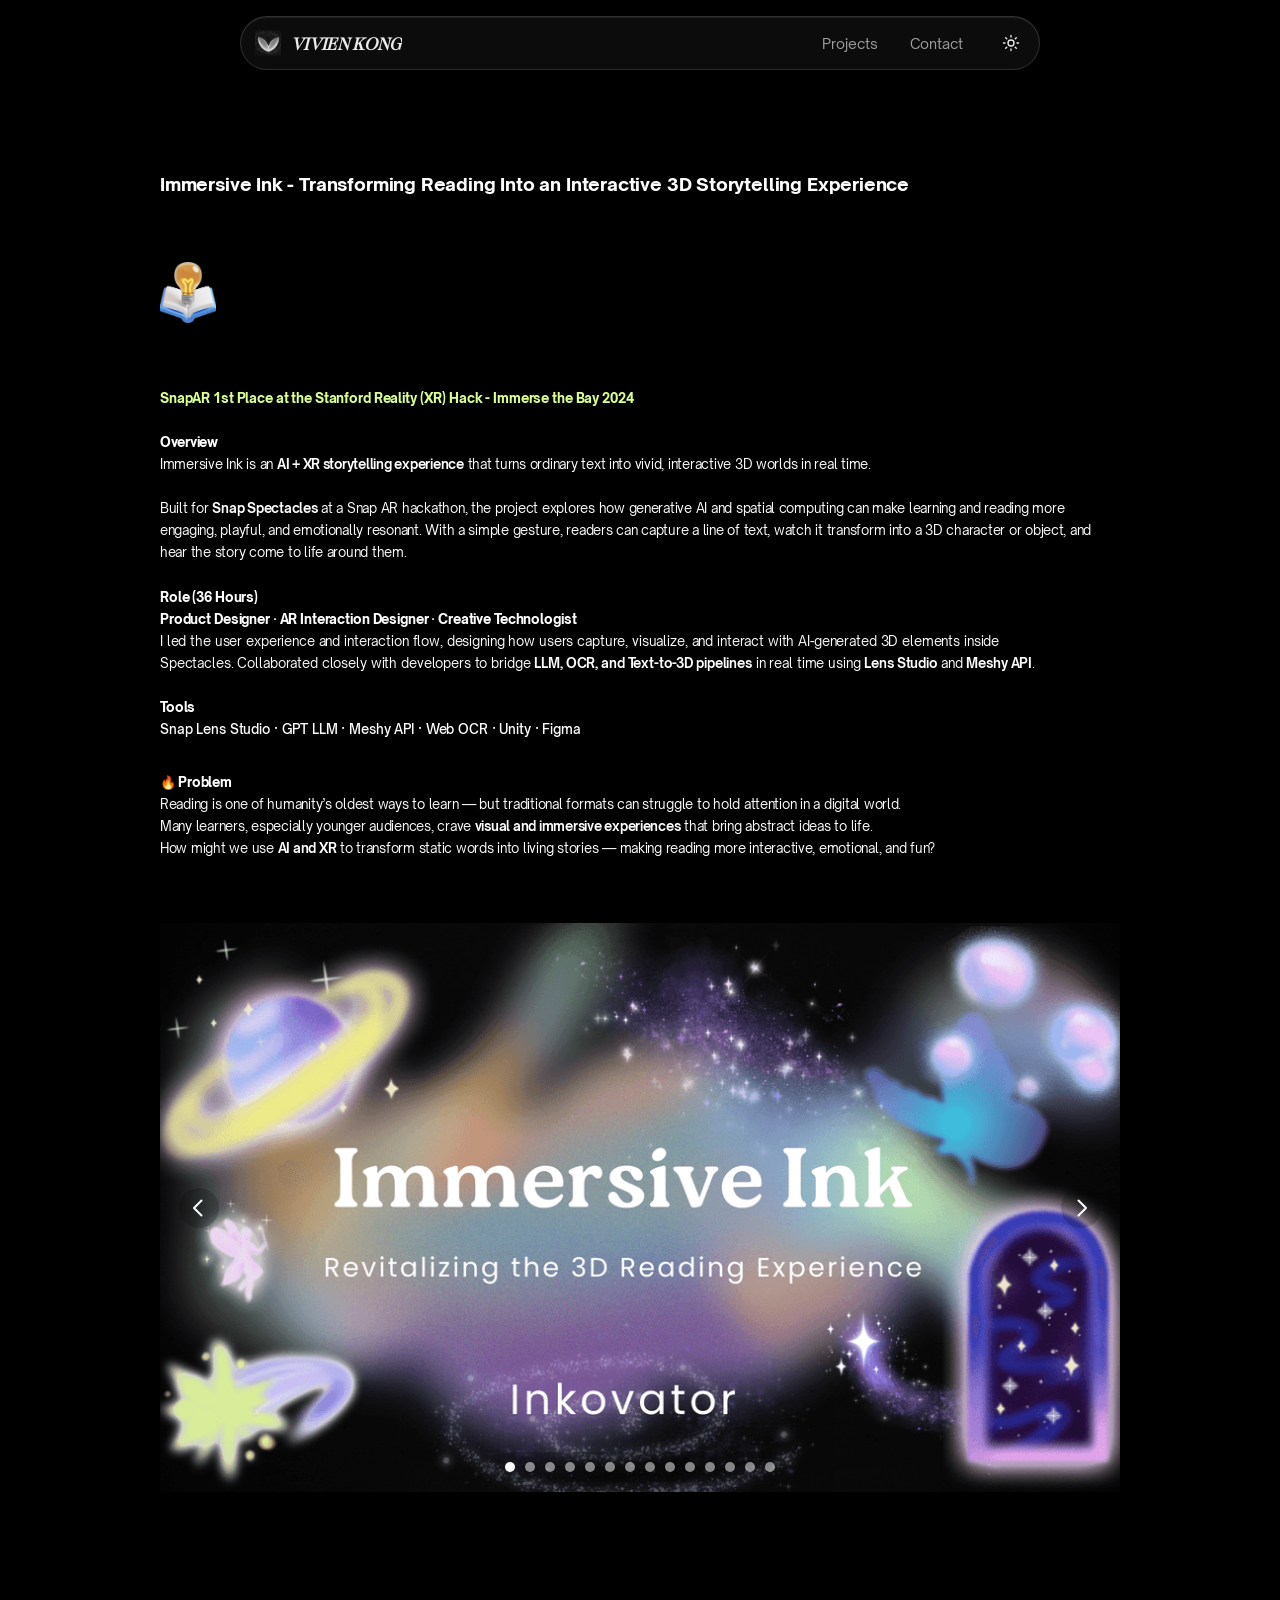
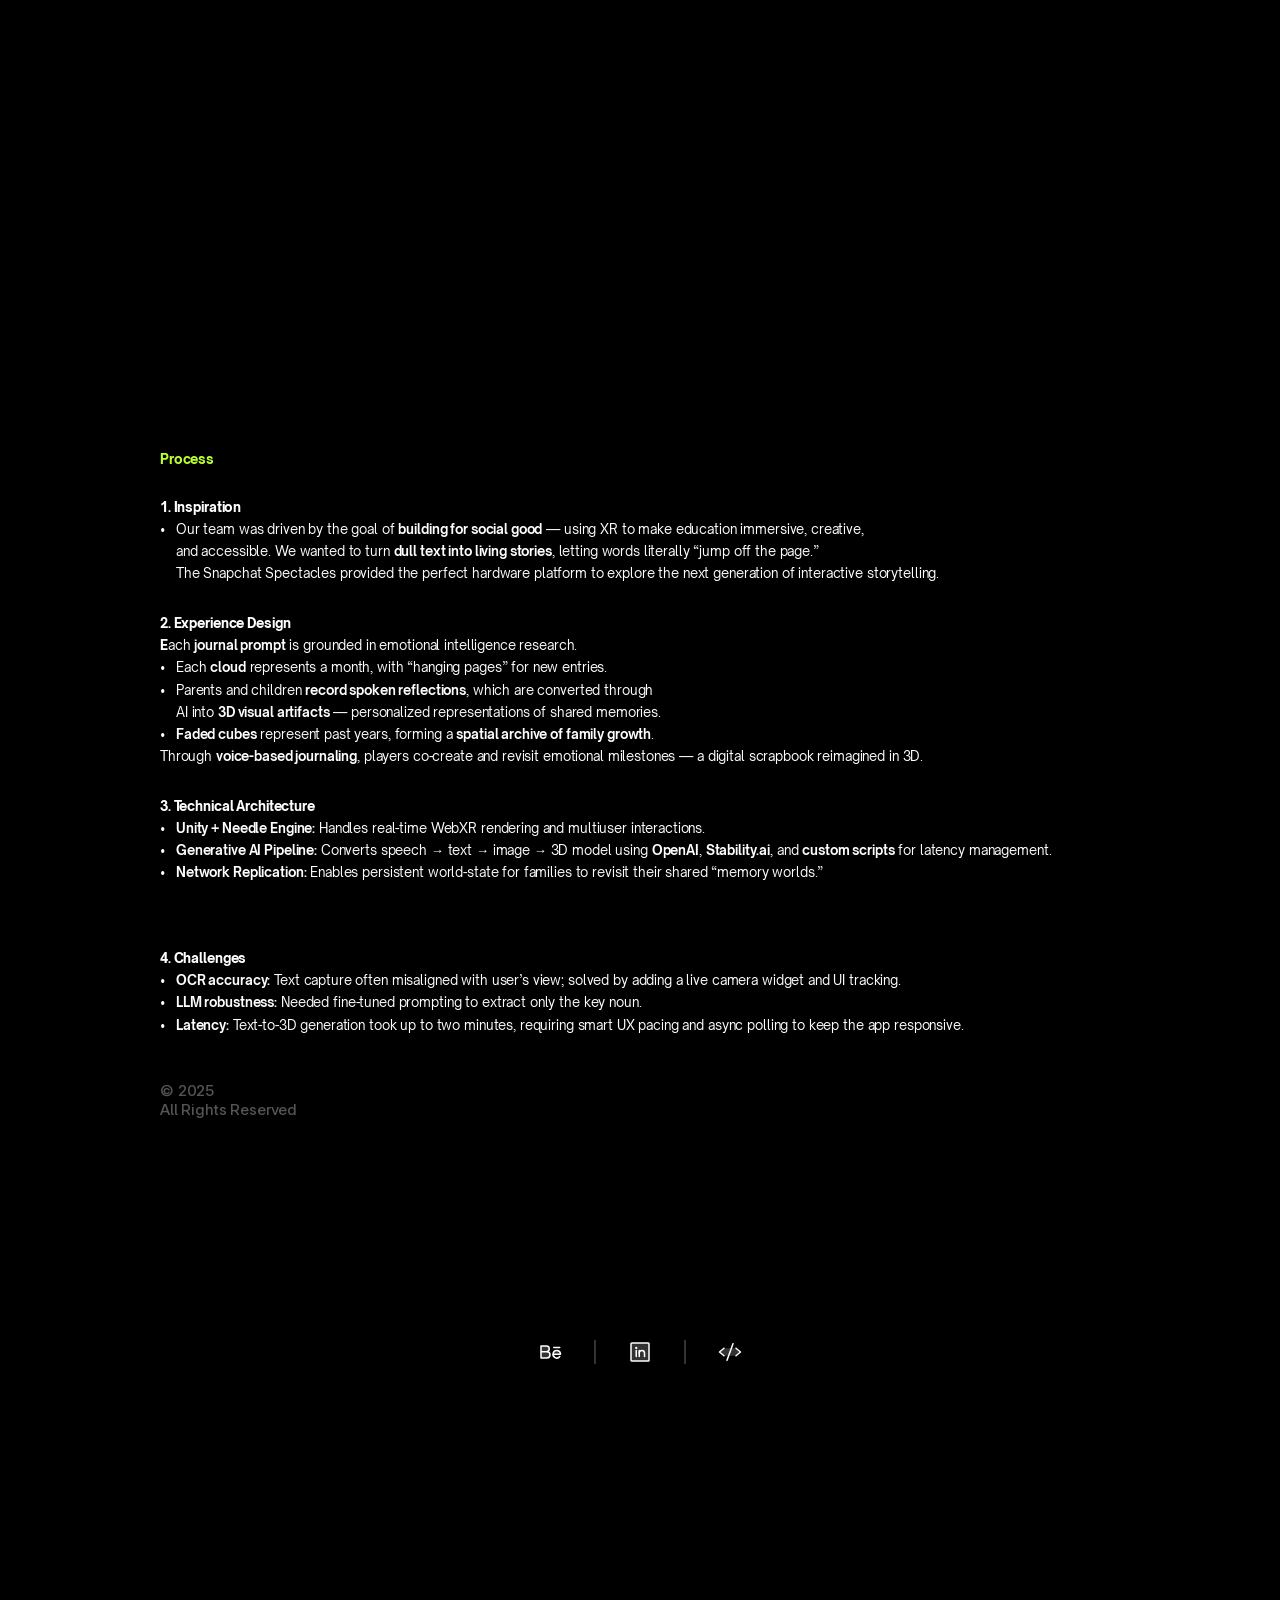
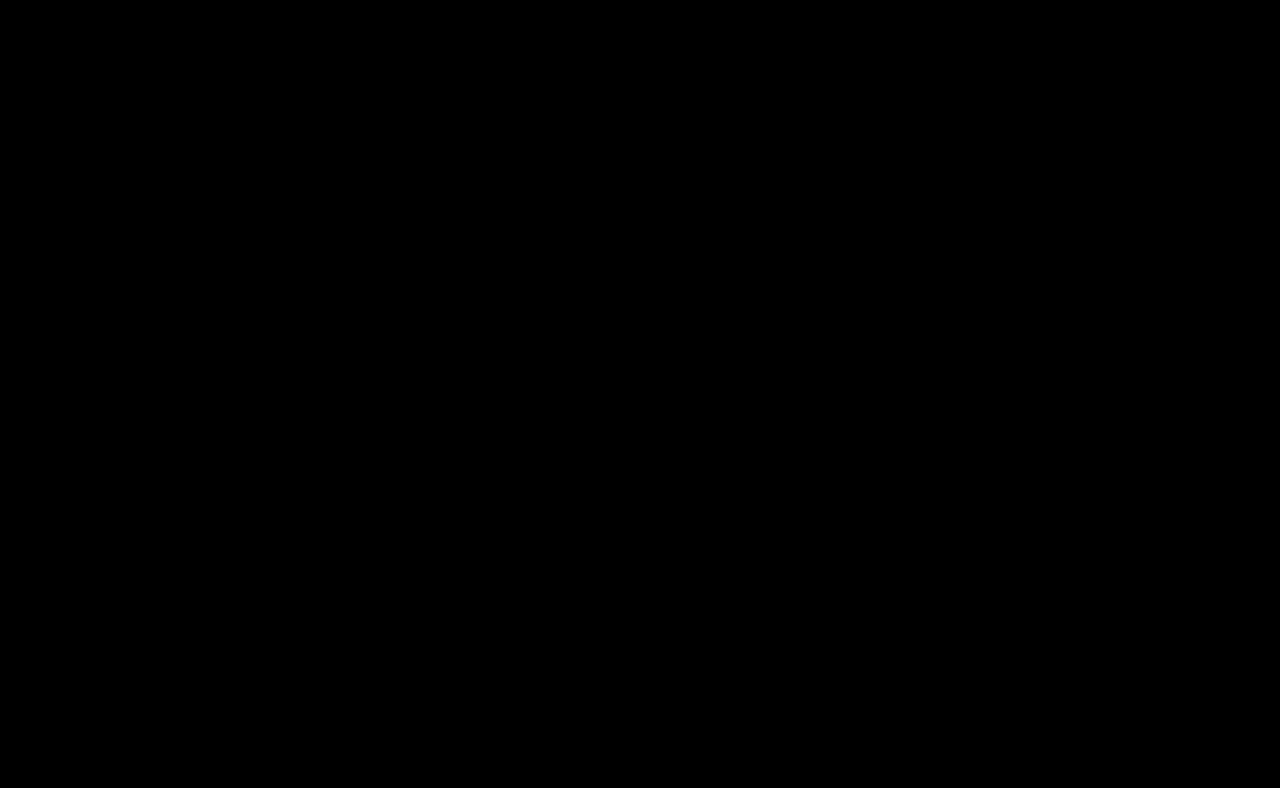
<file: immersive_ink/index.html>
<!doctype html>
<!-- Made in Framer · framer.com ✨ -->
<!-- Published May 27, 2026, 6:52 PM UTC -->
<html lang="en" data-redirect-timezone="1">
<head>
	<meta charset="utf-8">
	<script>try{document.documentElement.dataset.theme=localStorage.getItem("theme")==="light"?"light":"dark";}catch(e){document.documentElement.dataset.theme="dark";}</script>
	<link rel="stylesheet" href="/modules/framer-project-light.css?v=2">
	
	
	<script>try{if(localStorage.get("__framer_force_showing_editorbar_since")){const n=document.createElement("link");n.rel = "modulepreload";n.href="https://framer.com/edit/init.mjs";document.head.appendChild(n)}}catch(e){}</script>
	<!-- Start of headStart -->
    
    <!-- End of headStart -->
	<meta name="viewport" content="width=device-width">
	<meta name="generator" content="Framer e8a9766">
	<title>Immersive Ink</title>
    <meta name="description" content="Design Strategy | Creative Technology |  Story Telling |  Branding Consultant | Product Strategy
with systems thinking to craft meaningful products and experiences that solve problems at scale.">
    <meta name="framer-search-index" content="/modules/searchIndex-5Qb3MhodQpkg.json">
    <meta name="framer-search-index-fallback" content="/modules/searchIndex-IFTD3hxqTsKX.json">
    <meta name="framer-html-plugin" content="disable">
    <link href="/assets/4729f8d7445d2ca9-yBMYvYlLS1ClzayWfNuqyWegmZA.png" rel="icon" media="(prefers-color-scheme: light)">
    <link href="/assets/f461f0417eb05da2-KedpG2CBWZkfBuV8ODHak0QSdQ.gif" rel="icon" media="(prefers-color-scheme: dark)">
    <link rel="apple-touch-icon" href="/assets/0810425c3718c421-ShjFZV9MTYw51BcxbNfErc2fkOw.png">
    <!-- Open Graph / Facebook -->
    <meta property="og:type" content="website">
    <meta property="og:title" content="Immersive Ink">
    <meta property="og:description" content="Design Strategy | Creative Technology |  Story Telling |  Branding Consultant | Product Strategy
with systems thinking to craft meaningful products and experiences that solve problems at scale.">
    <meta property="og:image" content="/assets/c449853493e5d7cd-shXvAZsp667fiF8R4tHxDg8RtI.png">
    <!-- Twitter -->
    <meta name="twitter:card" content="summary_large_image">
    <meta name="twitter:title" content="Immersive Ink">
    <meta name="twitter:description" content="Design Strategy | Creative Technology |  Story Telling |  Branding Consultant | Product Strategy
with systems thinking to craft meaningful products and experiences that solve problems at scale.">
    <meta name="twitter:image" content="/assets/c449853493e5d7cd-shXvAZsp667fiF8R4tHxDg8RtI.png">
	
	<style data-framer-font-css>/* latin */
@font-face {
  font-family: 'Asul';
  font-style: normal;
  font-weight: 700;
  font-display: swap;
  src: url(/assets/ca6c838ded20a3cf-VuJxdNjKxYr40U8qSKHdOQ.woff2) format('woff2');
  unicode-range: U+0000-00FF, U+0131, U+0152-0153, U+02BB-02BC, U+02C6, U+02DA, U+02DC, U+0304, U+0308, U+0329, U+2000-206F, U+20AC, U+2122, U+2191, U+2193, U+2212, U+2215, U+FEFF, U+FFFD;
}
/* cyrillic-ext */
@font-face {
  font-family: 'Geist';
  font-style: normal;
  font-weight: 500;
  font-display: swap;
  src: url(/assets/935506314c7dd345-gyBhhwUxId8gMGYQMKR3pzfaWI_RruMIl5na-1Q.woff2) format('woff2');
  unicode-range: U+0460-052F, U+1C80-1C8A, U+20B4, U+2DE0-2DFF, U+A640-A69F, U+FE2E-FE2F;
}
/* cyrillic */
@font-face {
  font-family: 'Geist';
  font-style: normal;
  font-weight: 500;
  font-display: swap;
  src: url(/assets/5ad72be4dfbce5fc-gyBhhwUxId8gMGYQMKR3pzfaWI_RruMInpna-1Q.woff2) format('woff2');
  unicode-range: U+0301, U+0400-045F, U+0490-0491, U+04B0-04B1, U+2116;
}
/* vietnamese */
@font-face {
  font-family: 'Geist';
  font-style: normal;
  font-weight: 500;
  font-display: swap;
  src: url(/assets/c10825cef1a6409c-gyBhhwUxId8gMGYQMKR3pzfaWI_RruMIlZna-1Q.woff2) format('woff2');
  unicode-range: U+0102-0103, U+0110-0111, U+0128-0129, U+0168-0169, U+01A0-01A1, U+01AF-01B0, U+0300-0301, U+0303-0304, U+0308-0309, U+0323, U+0329, U+1EA0-1EF9, U+20AB;
}
/* latin-ext */
@font-face {
  font-family: 'Geist';
  font-style: normal;
  font-weight: 500;
  font-display: swap;
  src: url(/assets/ff5ac45f5664c05b-gyBhhwUxId8gMGYQMKR3pzfaWI_RruMIlJna-1Q.woff2) format('woff2');
  unicode-range: U+0100-02BA, U+02BD-02C5, U+02C7-02CC, U+02CE-02D7, U+02DD-02FF, U+0304, U+0308, U+0329, U+1D00-1DBF, U+1E00-1E9F, U+1EF2-1EFF, U+2020, U+20A0-20AB, U+20AD-20C0, U+2113, U+2C60-2C7F, U+A720-A7FF;
}
/* latin */
@font-face {
  font-family: 'Geist';
  font-style: normal;
  font-weight: 500;
  font-display: swap;
  src: url(/assets/be898e0cdeb75c62-gyBhhwUxId8gMGYQMKR3pzfaWI_RruMImpna.woff2) format('woff2');
  unicode-range: U+0000-00FF, U+0131, U+0152-0153, U+02BB-02BC, U+02C6, U+02DA, U+02DC, U+0304, U+0308, U+0329, U+2000-206F, U+20AC, U+2122, U+2191, U+2193, U+2212, U+2215, U+FEFF, U+FFFD;
}
/* latin-ext */
@font-face {
  font-family: 'Instrument Serif';
  font-style: italic;
  font-weight: 400;
  font-display: swap;
  src: url(/assets/ad94e0845b567b3e-jizHRFtNs2ka5fXjeivQ4LroWlx-6zAjgn7MsNo.woff2) format('woff2');
  unicode-range: U+0100-02BA, U+02BD-02C5, U+02C7-02CC, U+02CE-02D7, U+02DD-02FF, U+0304, U+0308, U+0329, U+1D00-1DBF, U+1E00-1E9F, U+1EF2-1EFF, U+2020, U+20A0-20AB, U+20AD-20C0, U+2113, U+2C60-2C7F, U+A720-A7FF;
}
/* latin */
@font-face {
  font-family: 'Instrument Serif';
  font-style: italic;
  font-weight: 400;
  font-display: swap;
  src: url(/assets/0d985700e8380551-jizHRFtNs2ka5fXjeivQ4LroWlx-6zAjjH7M.woff2) format('woff2');
  unicode-range: U+0000-00FF, U+0131, U+0152-0153, U+02BB-02BC, U+02C6, U+02DA, U+02DC, U+0304, U+0308, U+0329, U+2000-206F, U+20AC, U+2122, U+2191, U+2193, U+2212, U+2215, U+FEFF, U+FFFD;
}
/* latin-ext */
@font-face {
  font-family: 'Instrument Serif';
  font-style: normal;
  font-weight: 400;
  font-display: swap;
  src: url(/assets/41fe32a095c15375-jizBRFtNs2ka5fXjeivQ4LroWlx-6zsTjmbI.woff2) format('woff2');
  unicode-range: U+0100-02BA, U+02BD-02C5, U+02C7-02CC, U+02CE-02D7, U+02DD-02FF, U+0304, U+0308, U+0329, U+1D00-1DBF, U+1E00-1E9F, U+1EF2-1EFF, U+2020, U+20A0-20AB, U+20AD-20C0, U+2113, U+2C60-2C7F, U+A720-A7FF;
}
/* latin */
@font-face {
  font-family: 'Instrument Serif';
  font-style: normal;
  font-weight: 400;
  font-display: swap;
  src: url(/assets/05103e2a779c2bd1-jizBRFtNs2ka5fXjeivQ4LroWlx-6zUTjg.woff2) format('woff2');
  unicode-range: U+0000-00FF, U+0131, U+0152-0153, U+02BB-02BC, U+02C6, U+02DA, U+02DC, U+0304, U+0308, U+0329, U+2000-206F, U+20AC, U+2122, U+2191, U+2193, U+2212, U+2215, U+FEFF, U+FFFD;
}
/* cyrillic-ext */
@font-face {
  font-family: 'Inter';
  font-style: normal;
  font-weight: 300;
  font-display: swap;
  src: url(/assets/79909999217a6ae1-UcCO3FwrK3iLTeHuS_nVMrMxCp50SjIw2boKoduKmMEVuOKfAZJhiI2B.woff2) format('woff2');
  unicode-range: U+0460-052F, U+1C80-1C8A, U+20B4, U+2DE0-2DFF, U+A640-A69F, U+FE2E-FE2F;
}
/* cyrillic */
@font-face {
  font-family: 'Inter';
  font-style: normal;
  font-weight: 300;
  font-display: swap;
  src: url(/assets/d75245ed4dece25f-UcCO3FwrK3iLTeHuS_nVMrMxCp50SjIw2boKoduKmMEVuOKfAZthiI2B.woff2) format('woff2');
  unicode-range: U+0301, U+0400-045F, U+0490-0491, U+04B0-04B1, U+2116;
}
/* greek-ext */
@font-face {
  font-family: 'Inter';
  font-style: normal;
  font-weight: 300;
  font-display: swap;
  src: url(/assets/ac3f437931afd44d-UcCO3FwrK3iLTeHuS_nVMrMxCp50SjIw2boKoduKmMEVuOKfAZNhiI2B.woff2) format('woff2');
  unicode-range: U+1F00-1FFF;
}
/* greek */
@font-face {
  font-family: 'Inter';
  font-style: normal;
  font-weight: 300;
  font-display: swap;
  src: url(/assets/36a7e016f9d5c939-UcCO3FwrK3iLTeHuS_nVMrMxCp50SjIw2boKoduKmMEVuOKfAZxhiI2B.woff2) format('woff2');
  unicode-range: U+0370-0377, U+037A-037F, U+0384-038A, U+038C, U+038E-03A1, U+03A3-03FF;
}
/* vietnamese */
@font-face {
  font-family: 'Inter';
  font-style: normal;
  font-weight: 300;
  font-display: swap;
  src: url(/assets/6e1cc28ee3a903ee-UcCO3FwrK3iLTeHuS_nVMrMxCp50SjIw2boKoduKmMEVuOKfAZBhiI2B.woff2) format('woff2');
  unicode-range: U+0102-0103, U+0110-0111, U+0128-0129, U+0168-0169, U+01A0-01A1, U+01AF-01B0, U+0300-0301, U+0303-0304, U+0308-0309, U+0323, U+0329, U+1EA0-1EF9, U+20AB;
}
/* latin-ext */
@font-face {
  font-family: 'Inter';
  font-style: normal;
  font-weight: 300;
  font-display: swap;
  src: url(/assets/caea67f8c294aef3-UcCO3FwrK3iLTeHuS_nVMrMxCp50SjIw2boKoduKmMEVuOKfAZFhiI2B.woff2) format('woff2');
  unicode-range: U+0100-02BA, U+02BD-02C5, U+02C7-02CC, U+02CE-02D7, U+02DD-02FF, U+0304, U+0308, U+0329, U+1D00-1DBF, U+1E00-1E9F, U+1EF2-1EFF, U+2020, U+20A0-20AB, U+20AD-20C0, U+2113, U+2C60-2C7F, U+A720-A7FF;
}
/* latin */
@font-face {
  font-family: 'Inter';
  font-style: normal;
  font-weight: 300;
  font-display: swap;
  src: url(/assets/45c8e65a77161d5f-UcCO3FwrK3iLTeHuS_nVMrMxCp50SjIw2boKoduKmMEVuOKfAZ9hiA.woff2) format('woff2');
  unicode-range: U+0000-00FF, U+0131, U+0152-0153, U+02BB-02BC, U+02C6, U+02DA, U+02DC, U+0304, U+0308, U+0329, U+2000-206F, U+20AC, U+2122, U+2191, U+2193, U+2212, U+2215, U+FEFF, U+FFFD;
}
/* cyrillic-ext */
@font-face {
  font-family: 'Plus Jakarta Sans';
  font-style: normal;
  font-weight: 700;
  font-display: swap;
  src: url(/assets/e49c149f397dc4bc-LDIbaomQNQcsA88c7O9yZ4KMCoOg4IA6-91aHEjcWuA_Tkn9QB_VIKg.woff2) format('woff2');
  unicode-range: U+0460-052F, U+1C80-1C8A, U+20B4, U+2DE0-2DFF, U+A640-A69F, U+FE2E-FE2F;
}
/* vietnamese */
@font-face {
  font-family: 'Plus Jakarta Sans';
  font-style: normal;
  font-weight: 700;
  font-display: swap;
  src: url(/assets/de415cb0b7d2bef3-LDIbaomQNQcsA88c7O9yZ4KMCoOg4IA6-91aHEjcWuA_Tkn9Qh_VIKg.woff2) format('woff2');
  unicode-range: U+0102-0103, U+0110-0111, U+0128-0129, U+0168-0169, U+01A0-01A1, U+01AF-01B0, U+0300-0301, U+0303-0304, U+0308-0309, U+0323, U+0329, U+1EA0-1EF9, U+20AB;
}
/* latin-ext */
@font-face {
  font-family: 'Plus Jakarta Sans';
  font-style: normal;
  font-weight: 700;
  font-display: swap;
  src: url(/assets/2cd78528fcde0182-LDIbaomQNQcsA88c7O9yZ4KMCoOg4IA6-91aHEjcWuA_Tkn9Qx_VIKg.woff2) format('woff2');
  unicode-range: U+0100-02BA, U+02BD-02C5, U+02C7-02CC, U+02CE-02D7, U+02DD-02FF, U+0304, U+0308, U+0329, U+1D00-1DBF, U+1E00-1E9F, U+1EF2-1EFF, U+2020, U+20A0-20AB, U+20AD-20C0, U+2113, U+2C60-2C7F, U+A720-A7FF;
}
/* latin */
@font-face {
  font-family: 'Plus Jakarta Sans';
  font-style: normal;
  font-weight: 700;
  font-display: swap;
  src: url(/assets/850ef53d5138b620-LDIbaomQNQcsA88c7O9yZ4KMCoOg4IA6-91aHEjcWuA_Tkn9TR_V.woff2) format('woff2');
  unicode-range: U+0000-00FF, U+0131, U+0152-0153, U+02BB-02BC, U+02C6, U+02DA, U+02DC, U+0304, U+0308, U+0329, U+2000-206F, U+20AC, U+2122, U+2191, U+2193, U+2212, U+2215, U+FEFF, U+FFFD;
}
/* cyrillic-ext */
@font-face {
  font-family: 'Geist Mono';
  font-style: normal;
  font-weight: 500;
  src: url(/assets/c206f4682142217a-or3yQ6H-1_WfwkMZI_qYPLs1a-t7PU0AbeEPKK5Z5ClqOw.woff2) format('woff2');
  unicode-range: U+0460-052F, U+1C80-1C8A, U+20B4, U+2DE0-2DFF, U+A640-A69F, U+FE2E-FE2F;
}
/* cyrillic */
@font-face {
  font-family: 'Geist Mono';
  font-style: normal;
  font-weight: 500;
  src: url(/assets/a2c26a3c33ca73b1-or3yQ6H-1_WfwkMZI_qYPLs1a-t7PU0AbeEPKK5Q5ClqOw.woff2) format('woff2');
  unicode-range: U+0301, U+0400-045F, U+0490-0491, U+04B0-04B1, U+2116;
}
/* symbols2 */
@font-face {
  font-family: 'Geist Mono';
  font-style: normal;
  font-weight: 500;
  src: url(/assets/a605909495e8b831-or3yQ6H-1_WfwkMZI_qYPLs1a-t7PU0AbeEPKK7uxQxXAuk.woff2) format('woff2');
  unicode-range: U+2000-2001, U+2004-2008, U+200A, U+23B8-23BD, U+2500-259F;
}
/* vietnamese */
@font-face {
  font-family: 'Geist Mono';
  font-style: normal;
  font-weight: 500;
  src: url(/assets/0bde1b83c7a221c4-or3yQ6H-1_WfwkMZI_qYPLs1a-t7PU0AbeEPKK5b5ClqOw.woff2) format('woff2');
  unicode-range: U+0102-0103, U+0110-0111, U+0128-0129, U+0168-0169, U+01A0-01A1, U+01AF-01B0, U+0300-0301, U+0303-0304, U+0308-0309, U+0323, U+0329, U+1EA0-1EF9, U+20AB;
}
/* latin-ext */
@font-face {
  font-family: 'Geist Mono';
  font-style: normal;
  font-weight: 500;
  src: url(/assets/18e3c1f452e99dbc-or3yQ6H-1_WfwkMZI_qYPLs1a-t7PU0AbeEPKK5a5ClqOw.woff2) format('woff2');
  unicode-range: U+0100-02BA, U+02BD-02C5, U+02C7-02CC, U+02CE-02D7, U+02DD-02FF, U+0304, U+0308, U+0329, U+1D00-1DBF, U+1E00-1E9F, U+1EF2-1EFF, U+2020, U+20A0-20AB, U+20AD-20C0, U+2113, U+2C60-2C7F, U+A720-A7FF;
}
/* latin */
@font-face {
  font-family: 'Geist Mono';
  font-style: normal;
  font-weight: 500;
  src: url(/assets/53f256c9002915ae-or3yQ6H-1_WfwkMZI_qYPLs1a-t7PU0AbeEPKK5U5Ck.woff2) format('woff2');
  unicode-range: U+0000-00FF, U+0131, U+0152-0153, U+02BB-02BC, U+02C6, U+02DA, U+02DC, U+0304, U+0308, U+0329, U+2000-206F, U+20AC, U+2122, U+2191, U+2193, U+2212, U+2215, U+FEFF, U+FFFD;
}

@font-face { font-family: "Flow Circular"; src: url("/assets/07b8e204a6f246d5-lJwB-pc4j2F-H8YKuyvfxdZ45iLpWdr2rIg.woff2"); font-style: normal; font-weight: 400 }
@font-face { font-family: "Inter"; src: url("/assets/ba02b29b109b0773-5vvr9Vy74if2I6bQbJvbw7SY1pQ.woff2"); font-display: swap; font-style: normal; font-weight: 400; unicode-range: U+0460-052F, U+1C80-1C88, U+20B4, U+2DE0-2DFF, U+A640-A69F, U+FE2E-FE2F }
@font-face { font-family: "Inter"; src: url("/assets/d342a0351181483e-EOr0mi4hNtlgWNn9if640EZzXCo.woff2"); font-display: swap; font-style: normal; font-weight: 400; unicode-range: U+0301, U+0400-045F, U+0490-0491, U+04B0-04B1, U+2116 }
@font-face { font-family: "Inter"; src: url("/assets/29ec2a1bd449544c-Y9k9QrlZAqio88Klkmbd8VoMQc.woff2"); font-display: swap; font-style: normal; font-weight: 400; unicode-range: U+1F00-1FFF }
@font-face { font-family: "Inter"; src: url("/assets/2666a469c59bd1f6-OYrD2tBIBPvoJXiIHnLoOXnY9M.woff2"); font-display: swap; font-style: normal; font-weight: 400; unicode-range: U+0370-03FF }
@font-face { font-family: "Inter"; src: url("/assets/ca74d6701961184b-JeYwfuaPfZHQhEG8U5gtPDZ7WQ.woff2"); font-display: swap; font-style: normal; font-weight: 400; unicode-range: U+0100-024F, U+0259, U+1E00-1EFF, U+2020, U+20A0-20AB, U+20AD-20CF, U+2113, U+2C60-2C7F, U+A720-A7FF }
@font-face { font-family: "Inter"; src: url("/assets/5afd6099115c5013-GrgcKwrN6d3Uz8EwcLHZxwEfC4.woff2"); font-display: swap; font-style: normal; font-weight: 400; unicode-range: U+0000-00FF, U+0131, U+0152-0153, U+02BB-02BC, U+02C6, U+02DA, U+02DC, U+2000-206F, U+2070, U+2074-207E, U+2080-208E, U+20AC, U+2122, U+2191, U+2193, U+2212, U+2215, U+FEFF, U+FFFD }
@font-face { font-family: "Inter"; src: url("/assets/b055aed328b37954-b6Y37FthZeALduNqHicBT6FutY.woff2"); font-display: swap; font-style: normal; font-weight: 400; unicode-range: U+0102-0103, U+0110-0111, U+0128-0129, U+0168-0169, U+01A0-01A1, U+01AF-01B0, U+1EA0-1EF9, U+20AB }
@font-face { font-family: "Inter"; src: url("/assets/3d473effb90fe382-CfMzU8w2e7tHgF4T4rATMPuWosA.woff2"); font-display: swap; font-style: italic; font-weight: 400; unicode-range: U+0460-052F, U+1C80-1C88, U+20B4, U+2DE0-2DFF, U+A640-A69F, U+FE2E-FE2F }
@font-face { font-family: "Inter"; src: url("/assets/79cc69148c964e21-867QObYax8ANsfX4TGEVU9YiCM.woff2"); font-display: swap; font-style: italic; font-weight: 400; unicode-range: U+0301, U+0400-045F, U+0490-0491, U+04B0-04B1, U+2116 }
@font-face { font-family: "Inter"; src: url("/assets/39874444e1b09902-Oyn2ZbENFdnW7mt2Lzjk1h9Zb9k.woff2"); font-display: swap; font-style: italic; font-weight: 400; unicode-range: U+1F00-1FFF }
@font-face { font-family: "Inter"; src: url("/assets/b8b4c65d650e8243-cdAe8hgZ1cMyLu9g005pAW3xMo.woff2"); font-display: swap; font-style: italic; font-weight: 400; unicode-range: U+0370-03FF }
@font-face { font-family: "Inter"; src: url("/assets/0cdb6a6ecb3a70ce-DOfvtmE1UplCq161m6Hj8CSQYg.woff2"); font-display: swap; font-style: italic; font-weight: 400; unicode-range: U+0100-024F, U+0259, U+1E00-1EFF, U+2020, U+20A0-20AB, U+20AD-20CF, U+2113, U+2C60-2C7F, U+A720-A7FF }
@font-face { font-family: "Inter"; src: url("/assets/1ef5587c1bcb244c-pKRFNWFoZl77qYCAIp84lN1h944.woff2"); font-display: swap; font-style: italic; font-weight: 400; unicode-range: U+0000-00FF, U+0131, U+0152-0153, U+02BB-02BC, U+02C6, U+02DA, U+02DC, U+2000-206F, U+2070, U+2074-207E, U+2080-208E, U+20AC, U+2122, U+2191, U+2193, U+2212, U+2215, U+FEFF, U+FFFD }
@font-face { font-family: "Inter"; src: url("/assets/d84988c361aa82fa-tKtBcDnBMevsEEJKdNGhhkLzYo.woff2"); font-display: swap; font-style: italic; font-weight: 400; unicode-range: U+0102-0103, U+0110-0111, U+0128-0129, U+0168-0169, U+01A0-01A1, U+01AF-01B0, U+1EA0-1EF9, U+20AB }
@font-face { font-family: "Inter Variable"; src: url("/assets/89f781aa94d411dd-mYcqTSergLb16PdbJJQMl9ebYm4.woff2"); font-display: swap; font-style: normal; font-weight: 400; unicode-range: U+0460-052F, U+1C80-1C88, U+20B4, U+2DE0-2DFF, U+A640-A69F, U+FE2E-FE2F }
@font-face { font-family: "Inter Variable"; src: url("/assets/9aa59595f7b8a589-ZRl8AlxwsX1m7xS1eJCiSPbztg.woff2"); font-display: swap; font-style: normal; font-weight: 400; unicode-range: U+0301, U+0400-045F, U+0490-0491, U+04B0-04B1, U+2116 }
@font-face { font-family: "Inter Variable"; src: url("/assets/dd584bfbc3f01488-nhSQpBRqFmXNUBY2p5SENQ8NplQ.woff2"); font-display: swap; font-style: normal; font-weight: 400; unicode-range: U+1F00-1FFF }
@font-face { font-family: "Inter Variable"; src: url("/assets/9c4cf147ece08166-DYHjxG0qXjopUuruoacfl5SA.woff2"); font-display: swap; font-style: normal; font-weight: 400; unicode-range: U+0370-03FF }
@font-face { font-family: "Inter Variable"; src: url("/assets/7f426cd1b5ad2870-s7NH6sl7w4NU984r5hcmo1tPSYo.woff2"); font-display: swap; font-style: normal; font-weight: 400; unicode-range: U+0100-024F, U+0259, U+1E00-1EFF, U+2020, U+20A0-20AB, U+20AD-20CF, U+2113, U+2C60-2C7F, U+A720-A7FF }
@font-face { font-family: "Inter Variable"; src: url("/assets/93e3e9bbc97f5acb-7lw0VWkeXrGYJT05oB3DsFy8BaY.woff2"); font-display: swap; font-style: normal; font-weight: 400; unicode-range: U+0000-00FF, U+0131, U+0152-0153, U+02BB-02BC, U+02C6, U+02DA, U+02DC, U+2000-206F, U+2070, U+2074-207E, U+2080-208E, U+20AC, U+2122, U+2191, U+2193, U+2212, U+2215, U+FEFF, U+FFFD }
@font-face { font-family: "Inter Variable"; src: url("/assets/707fdc780856e7fc-wx5nfqEgOXnxuFaxB0Mn9OhmcZA.woff2"); font-display: swap; font-style: normal; font-weight: 400; unicode-range: U+0102-0103, U+0110-0111, U+0128-0129, U+0168-0169, U+01A0-01A1, U+01AF-01B0, U+1EA0-1EF9, U+20AB }
@font-face { font-family: "Inter"; src: url("/assets/48d547890ca14616-DpPBYI0sL4fYLgAkX8KXOPVt7c.woff2"); font-display: swap; font-style: normal; font-weight: 700; unicode-range: U+0460-052F, U+1C80-1C88, U+20B4, U+2DE0-2DFF, U+A640-A69F, U+FE2E-FE2F }
@font-face { font-family: "Inter"; src: url("/assets/b7bcaf4d3812f980-4RAEQdEOrcnDkhHiiCbJOw92Lk.woff2"); font-display: swap; font-style: normal; font-weight: 700; unicode-range: U+0301, U+0400-045F, U+0490-0491, U+04B0-04B1, U+2116 }
@font-face { font-family: "Inter"; src: url("/assets/f5679bd140c345da-1K3W8DizY3v4emK8Mb08YHxTbs.woff2"); font-display: swap; font-style: normal; font-weight: 700; unicode-range: U+1F00-1FFF }
@font-face { font-family: "Inter"; src: url("/assets/4c7778edc8ca1cb1-tUSCtfYVM1I1IchuyCwz9gDdQ.woff2"); font-display: swap; font-style: normal; font-weight: 700; unicode-range: U+0370-03FF }
@font-face { font-family: "Inter"; src: url("/assets/388a7c4ebd43469a-VgYFWiwsAC5OYxAycRXXvhze58.woff2"); font-display: swap; font-style: normal; font-weight: 700; unicode-range: U+0100-024F, U+0259, U+1E00-1EFF, U+2020, U+20A0-20AB, U+20AD-20CF, U+2113, U+2C60-2C7F, U+A720-A7FF }
@font-face { font-family: "Inter"; src: url("/assets/cd48ba5f964ee1a0-syRNPWzAMIrcJ3wIlPIP43KjQs.woff2"); font-display: swap; font-style: normal; font-weight: 700; unicode-range: U+0000-00FF, U+0131, U+0152-0153, U+02BB-02BC, U+02C6, U+02DA, U+02DC, U+2000-206F, U+2070, U+2074-207E, U+2080-208E, U+20AC, U+2122, U+2191, U+2193, U+2212, U+2215, U+FEFF, U+FFFD }
@font-face { font-family: "Inter"; src: url("/assets/c0215d82c6dd9ed2-GIryZETIX4IFypco5pYZONKhJIo.woff2"); font-display: swap; font-style: normal; font-weight: 700; unicode-range: U+0102-0103, U+0110-0111, U+0128-0129, U+0168-0169, U+01A0-01A1, U+01AF-01B0, U+1EA0-1EF9, U+20AB }
@font-face { font-family: "Inter"; src: url("/assets/1f1f2cc180697dbd-H89BbHkbHDzlxZzxi8uPzTsp90.woff2"); font-display: swap; font-style: italic; font-weight: 700; unicode-range: U+0460-052F, U+1C80-1C88, U+20B4, U+2DE0-2DFF, U+A640-A69F, U+FE2E-FE2F }
@font-face { font-family: "Inter"; src: url("/assets/1f3e1827f7fa5bac-u6gJwDuwB143kpNK1T1MDKDWkMc.woff2"); font-display: swap; font-style: italic; font-weight: 700; unicode-range: U+0301, U+0400-045F, U+0490-0491, U+04B0-04B1, U+2116 }
@font-face { font-family: "Inter"; src: url("/assets/2ca7f64738741418-43sJ6MfOPh1LCJt46OvyDuSbA6o.woff2"); font-display: swap; font-style: italic; font-weight: 700; unicode-range: U+1F00-1FFF }
@font-face { font-family: "Inter"; src: url("/assets/0c089940c6ec5a6c-wccHG0r4gBDAIRhfHiOlq6oEkqw.woff2"); font-display: swap; font-style: italic; font-weight: 700; unicode-range: U+0370-03FF }
@font-face { font-family: "Inter"; src: url("/assets/dfa7f96c71c1563d-WZ367JPwf9bRW6LdTHN8rXgSjw.woff2"); font-display: swap; font-style: italic; font-weight: 700; unicode-range: U+0100-024F, U+0259, U+1E00-1EFF, U+2020, U+20A0-20AB, U+20AD-20CF, U+2113, U+2C60-2C7F, U+A720-A7FF }
@font-face { font-family: "Inter"; src: url("/assets/b59b5fa8f1d5e251-ia3uin3hQWqDrVloC1zEtYHWw.woff2"); font-display: swap; font-style: italic; font-weight: 700; unicode-range: U+0000-00FF, U+0131, U+0152-0153, U+02BB-02BC, U+02C6, U+02DA, U+02DC, U+2000-206F, U+2070, U+2074-207E, U+2080-208E, U+20AC, U+2122, U+2191, U+2193, U+2212, U+2215, U+FEFF, U+FFFD }
@font-face { font-family: "Inter"; src: url("/assets/e340c6acada33bd1-2A4Xx7CngadFGlVV4xrO06OBHY.woff2"); font-display: swap; font-style: italic; font-weight: 700; unicode-range: U+0102-0103, U+0110-0111, U+0128-0129, U+0168-0169, U+01A0-01A1, U+01AF-01B0, U+1EA0-1EF9, U+20AB }
@font-face { font-family: "Inter"; src: url("/assets/61418a355f788553-vQyevYAyHtARFwPqUzQGpnDs.woff2"); font-display: swap; font-style: normal; font-weight: 400; unicode-range: U+0000-00FF, U+0131, U+0152-0153, U+02BB-02BC, U+02C6, U+02DA, U+02DC, U+2000-206F, U+2074, U+20AC, U+2122, U+2191, U+2193, U+2212, U+2215, U+FEFF, U+FFFD }
@font-face { font-family: "Satoshi"; src: url("/assets/2f3cfb7ef832428e-7AHDUZ4A7LFLVFUIFSARGIWCRQJHISQP.woff2"); font-display: swap; font-style: normal; font-weight: 500 }
@font-face { font-family: "Satoshi"; src: url("/assets/50baa6608ee6f4fe-GHM6WVH6MILNYOOCXHXB5GTSGNTMGXZR.woff2"); font-display: swap; font-style: normal; font-weight: 700 }
@font-face { font-family: "Satoshi"; src: url("/assets/3a63d66f7a6b4dce-BKWEE3VKGTFABE37K2DTH625VUSN2N35.woff2"); font-display: swap; font-style: italic; font-weight: 700 }
@font-face { font-family: "Satoshi"; src: url("/assets/1b7a092972c4a8c2-ZHME2QIRFR7UPJ47NLY27RCAFY44CKZJ.woff2"); font-display: swap; font-style: italic; font-weight: 500 }
@font-face { font-family: "Archivo"; src: url("/assets/9ed10cfc66ad390f-EPHSF4UBJRLGUILEFJVCMY7ET4W5HPUF.woff2"); font-display: swap; font-style: normal; font-weight: 500 }
@font-face { font-family: "Lavoir"; src: url("/assets/fefc50e35f68672f-WDHHhf1NbJNfhYiBc1UZ9HCdBU.woff2"); font-style: normal; font-weight: 400 }
@font-face { font-family: "Open Sauce Sans"; src: url("/assets/178058e7f11cfc5e-O2R7AhA6wjBk0GHLJl0N8fqxN0.woff2"); font-style: normal; font-weight: 500 }
@font-face { font-family: "Open Sauce Sans"; src: url("/assets/3c90c1c0b30caf53-14ekUNlj0vS79oF2mPCC9M9Rng.woff2"); font-style: normal; font-weight: 700 }
@font-face { font-family: "Open Sauce Sans"; src: url("/assets/f40f58af32180281-VvQsG6v03iEur3JMvHc8uDrkGo.woff2"); font-style: normal; font-weight: 400 }
@font-face { font-family: "Open Sauce Sans"; src: url("/assets/0e5d39cee278836e-zQSqyII73OArWtnldbZwdMPriEE.woff2"); font-style: normal; font-weight: 800 }
@font-face { font-family: "Open Sauce Sans"; src: url("/assets/0deacfb20da4c884-FU5SehNS0gqCfI1z9VMQFQ9kps.woff2"); font-style: normal; font-weight: 600 }
@font-face { font-family: "Instrument Serif Placeholder"; src: local("Times New Roman"); ascent-override: 117.87%; descent-override: 36.91%; line-gap-override: 0.00%; size-adjust: 83.99% }
@font-face { font-family: "Inter Placeholder"; src: local("Arial"); ascent-override: 89.79%; descent-override: 22.36%; line-gap-override: 0.00%; size-adjust: 107.89% }
@font-face { font-family: "Plus Jakarta Sans Placeholder"; src: local("Arial"); ascent-override: 98.16%; descent-override: 20.99%; line-gap-override: 0.00%; size-adjust: 105.75% }
@font-face { font-family: "Geist Placeholder"; src: local("Arial"); ascent-override: 94.47%; descent-override: 27.73%; line-gap-override: 0.00%; size-adjust: 106.39% }
@font-face { font-family: "Asul Placeholder"; src: local("Times New Roman"); ascent-override: 87.42%; descent-override: 24.32%; line-gap-override: 0.00%; size-adjust: 108.56% }
@font-face { font-family: "Inter Variable Placeholder"; src: local("Arial"); ascent-override: 89.79%; descent-override: 22.36%; line-gap-override: 0.00%; size-adjust: 107.89% }
@font-face { font-family: "Satoshi Placeholder"; src: local("Arial"); ascent-override: 102.23%; descent-override: 24.29%; line-gap-override: 10.12%; size-adjust: 98.80% }
@font-face { font-family: "Archivo Placeholder"; src: local("Arial"); ascent-override: 112.34%; descent-override: 41.50%; line-gap-override: 9.11%; size-adjust: 98.81% }</style>
	<link href="https://fonts.gstatic.com" rel="preconnect" crossorigin>
    <link href="https://fonts.gstatic.com" rel="preconnect" crossorigin>
	<meta name="robots" content="max-image-preview:large"><link rel="canonical" href="https://vivienkong.com/immersive_ink"><meta property="og:url" content="https://vivienkong.com/immersive_ink"><style data-framer-breakpoint-css>@media(min-width: 1200px){.hidden-10wsw27{display:none!important}}@media(min-width: 1200px) and (max-width: 1199.98px){.hidden-18uq8x6{display:none!important}}@media(min-width: 810px) and (max-width: 1199.98px){.hidden-19vmxb6{display:none!important}}@media(max-width: 809.98px){.hidden-mwmaqu{display:none!important}}@media(min-width: 1200px){.hidden-povseb{display:none!important}}@media(min-width: 1200px) and (max-width: 1199.98px){.hidden-n3g00u{display:none!important}}@media(min-width: 1200px) and (max-width: 1199.98px){.hidden-6npt0o{display:none!important}}@media(min-width: 810px) and (max-width: 1199.98px){.hidden-aptkhi{display:none!important}}@media(max-width: 809.98px){.hidden-15ua2m0{display:none!important}}</style><style data-framer-css-ssr-minified data-framer-components="framer-lib-cursors-host framer-yiFy5 PropertyOverrides framer-00i2Q framer-lib-combinedCSSRules framer-wqbCC framer-qg9d6 framer-CFeeQ framer-ygU2O framer-ULBD3 framer-ZtQSM framer-MJ2vv framer-qVh2c framer-icXAD">html,body,#main{box-sizing:border-box;margin:0;padding:0}:root{-webkit-font-smoothing:antialiased;-moz-osx-font-smoothing:grayscale}*{box-sizing:border-box;-webkit-font-smoothing:inherit}h1,h2,h3,h4,h5,h6,p,figure{margin:0}body,input,textarea,select,button{font-family:sans-serif;font-size:12px}body{--token-67527bae-cc15-4839-8636-c9b28351e4d7:#fff;--token-f50a08ee-89ba-45ba-bd59-521f4e9cdc51:#000;--token-54e6a972-2be4-40f1-88e3-a0431ea81021:#ffffff1a;--token-cc7c73b0-b7c0-47c8-8487-b084b19b7755:#000c;--token-42cff841-0b54-4377-bc4a-66e7d7690432:#ffffffa6;--token-0c62d1bb-1ac3-4cd6-8f0f-8ee3950e02c0:#0d0d0d;--token-e4e6cca0-19fa-483d-9220-ccc9f275a14b:gold;--framer-will-change-override:none}@supports (background:-webkit-named-image(i)) and (not (grid-template-rows:subgrid)){body{--framer-will-change-override:transform}}@supports (background:-webkit-named-image(i)) and (not (position-area:top right)){body{--framer-will-change-filter-override:filter}}[data-framer-component-type=Text] div div span,[data-framer-component-type=Text] a div span,[data-framer-component-type=Text] span span span,[data-framer-component-type=Text] p span span,[data-framer-component-type=Text] h1 span span,[data-framer-component-type=Text] h2 span span,[data-framer-component-type=Text] h3 span span,[data-framer-component-type=Text] h4 span span,[data-framer-component-type=Text] h5 span span,[data-framer-component-type=Text] h6 span span,[data-framer-component-type=Text] a{font-family:var(--font-family);font-style:var(--font-style);font-weight:min(calc(var(--framer-font-weight-increase,0) + var(--font-weight,400)),900);color:var(--text-color);letter-spacing:var(--letter-spacing);font-size:var(--font-size);text-transform:var(--text-transform);--text-decoration:var(--framer-text-decoration-style,solid)var(--framer-text-decoration,none)var(--framer-text-decoration-color,currentcolor)var(--framer-text-decoration-thickness,auto);--text-decoration-skip-ink:var(--framer-text-decoration-skip-ink);--text-underline-offset:var(--framer-text-decoration-offset);line-height:var(--line-height);--font-family:var(--framer-font-family);--font-style:var(--framer-font-style);--font-weight:var(--framer-font-weight);--text-color:var(--framer-text-color);--letter-spacing:var(--framer-letter-spacing);--font-size:var(--framer-font-size);--text-transform:var(--framer-text-transform);--line-height:var(--framer-line-height)}@supports not (color:color(display-p3 1 1 1)){p.framer-text,div.framer-text,h1.framer-text,h2.framer-text,h3.framer-text,h4.framer-text,h5.framer-text,h6.framer-text,li.framer-text,ol.framer-text,ul.framer-text,span.framer-text:not([data-text-fill]){color:var(--framer-blockquote-text-color-rgb,var(--framer-blockquote-text-color,var(--framer-text-color-rgb,var(--framer-text-color,#000))));-webkit-text-stroke-color:var(--framer-text-stroke-color-rgb,var(--framer-text-stroke-color,initial))}mark.framer-text{background-color:var(--framer-blockquote-text-background-color-rgb,var(--framer-blockquote-text-background-color,var(--framer-text-background-color-rgb,var(--framer-text-background-color,initial))))}}@supports not (color:color(display-p3 1 1 1)){code.framer-text,code.framer-text span.framer-text:not([data-text-fill]){color:var(--framer-blockquote-text-color-rgb,var(--framer-blockquote-text-color,var(--framer-code-text-color-rgb,var(--framer-code-text-color,var(--framer-text-color-rgb,var(--framer-text-color,#000))))))}}@supports not (color:color(display-p3 1 1 1)){a.framer-text,span.framer-text[data-nested-link]{color:var(--framer-blockquote-text-color-rgb,var(--framer-blockquote-text-color,var(--framer-link-text-color-rgb,var(--framer-link-text-color,var(--framer-text-color-rgb,var(--framer-text-color,#000))))));background-color:var(--framer-link-text-background-color-rgb,var(--framer-link-text-background-color,initial));-webkit-text-decoration-color:var(--framer-link-text-decoration-color-rgb,var(--framer-link-text-decoration-color,var(--framer-text-decoration-color-rgb,var(--framer-text-decoration-color,currentcolor))));text-decoration-color:var(--framer-link-text-decoration-color-rgb,var(--framer-link-text-decoration-color,var(--framer-text-decoration-color-rgb,var(--framer-text-decoration-color,currentcolor))))}}@supports not (color:color(display-p3 1 1 1)){code.framer-text a.framer-text,code.framer-text a.framer-text span.framer-text:not([data-text-fill]),code.framer-text span.framer-text[data-nested-link],code.framer-text span.framer-text[data-nested-link] span.framer-text:not([data-text-fill]){color:var(--framer-blockquote-text-color-rgb,var(--framer-blockquote-text-color,var(--framer-link-text-color-rgb,var(--framer-link-text-color,var(--framer-code-text-color-rgb,var(--framer-code-text-color,var(--framer-text-color-rgb,var(--framer-text-color,#000))))))))}}@supports not (color:color(display-p3 1 1 1)){a.framer-text:hover,span.framer-text[data-nested-link]:hover{color:var(--framer-link-hover-text-color-rgb,var(--framer-link-hover-text-color,var(--framer-blockquote-text-color-rgb,var(--framer-blockquote-text-color,var(--framer-link-text-color-rgb,var(--framer-link-text-color,var(--framer-text-color-rgb,var(--framer-text-color,#000))))))));background-color:var(--framer-link-hover-text-background-color-rgb,var(--framer-link-hover-text-background-color,var(--framer-link-text-background-color-rgb,var(--framer-link-text-background-color,var(--framer-text-background-color-rgb,var(--framer-text-background-color,initial))))));-webkit-text-decoration-color:var(--framer-link-hover-text-decoration-color-rgb,var(--framer-link-hover-text-decoration-color,var(--framer-link-text-decoration-color-rgb,var(--framer-link-text-decoration-color,var(--framer-text-decoration-color-rgb,var(--framer-text-decoration-color,currentcolor))))));text-decoration-color:var(--framer-link-hover-text-decoration-color-rgb,var(--framer-link-hover-text-decoration-color,var(--framer-link-text-decoration-color-rgb,var(--framer-link-text-decoration-color,var(--framer-text-decoration-color-rgb,var(--framer-text-decoration-color,currentcolor))))))}}@supports not (color:color(display-p3 1 1 1)){code.framer-text a.framer-text:hover,code.framer-text span.framer-text[data-nested-link]:hover{color:var(--framer-link-hover-text-color-rgb,var(--framer-link-hover-text-color,var(--framer-blockquote-text-color-rgb,var(--framer-blockquote-text-color,var(--framer-link-text-color-rgb,var(--framer-link-text-color,var(--framer-code-text-color-rgb,var(--framer-code-text-color,var(--framer-text-color-rgb,var(--framer-text-color,#000))))))))))}}@supports not (color:color(display-p3 1 1 1)){a.framer-text[data-framer-page-link-current],span.framer-text[data-framer-page-link-current]{color:var(--framer-link-current-text-color-rgb,var(--framer-link-current-text-color,var(--framer-link-text-color-rgb,var(--framer-link-text-color,var(--framer-text-color-rgb,var(--framer-text-color,#000))))));background-color:var(--framer-link-current-text-background-color-rgb,var(--framer-link-current-text-background-color,var(--framer-link-text-background-color-rgb,var(--framer-link-text-background-color,var(--framer-text-background-color-rgb,var(--framer-text-background-color,initial))))));-webkit-text-decoration-color:var(--framer-link-current-text-decoration-color-rgb,var(--framer-link-current-text-decoration-color,var(--framer-link-text-decoration-color-rgb,var(--framer-link-text-decoration-color,var(--framer-text-decoration-color-rgb,var(--framer-text-decoration-color,currentcolor))))));text-decoration-color:var(--framer-link-current-text-decoration-color-rgb,var(--framer-link-current-text-decoration-color,var(--framer-link-text-decoration-color-rgb,var(--framer-link-text-decoration-color,var(--framer-text-decoration-color-rgb,var(--framer-text-decoration-color,currentcolor))))))}}@supports not (color:color(display-p3 1 1 1)){code.framer-text a.framer-text[data-framer-page-link-current],code.framer-text a.framer-text[data-framer-page-link-current] span.framer-text:not([data-text-fill]),code.framer-text span.framer-text[data-framer-page-link-current],code.framer-text span.framer-text[data-framer-page-link-current] span.framer-text:not([data-text-fill]){color:var(--framer-link-current-text-color-rgb,var(--framer-link-current-text-color,var(--framer-link-text-color-rgb,var(--framer-link-text-color,var(--framer-code-text-color-rgb,var(--framer-code-text-color,var(--framer-text-color-rgb,var(--framer-text-color,#000))))))));background-color:var(--framer-link-current-text-background-color-rgb,var(--framer-link-current-text-background-color,var(--framer-link-text-background-color-rgb,var(--framer-link-text-background-color,var(--framer-text-background-color-rgb,var(--framer-text-background-color,initial))))))}}@supports not (color:color(display-p3 1 1 1)){a.framer-text[data-framer-page-link-current]:hover,span.framer-text[data-framer-page-link-current]:hover{color:var(--framer-link-hover-text-color-rgb,var(--framer-link-hover-text-color,var(--framer-link-current-text-color-rgb,var(--framer-link-current-text-color,var(--framer-link-text-color-rgb,var(--framer-link-text-color,var(--framer-code-text-color-rgb,var(--framer-code-text-color,var(--framer-text-color-rgb,var(--framer-text-color,#000))))))))));background-color:var(--framer-link-hover-text-background-color-rgb,var(--framer-link-hover-text-background-color,var(--framer-link-current-text-background-color-rgb,var(--framer-link-current-text-background-color,var(--framer-link-text-background-color-rgb,var(--framer-link-text-background-color,initial))))));-webkit-text-decoration-color:var(--framer-link-hover-text-decoration-color-rgb,var(--framer-link-hover-text-decoration-color,var(--framer-link-current-text-decoration-color-rgb,var(--framer-link-current-text-decoration-color,var(--framer-link-text-decoration-color-rgb,var(--framer-link-text-decoration-color,var(--framer-text-decoration-color-rgb,var(--framer-text-decoration-color,currentcolor))))))));text-decoration-color:var(--framer-link-hover-text-decoration-color-rgb,var(--framer-link-hover-text-decoration-color,var(--framer-link-current-text-decoration-color-rgb,var(--framer-link-current-text-decoration-color,var(--framer-link-text-decoration-color-rgb,var(--framer-link-text-decoration-color,var(--framer-text-decoration-color-rgb,var(--framer-text-decoration-color,currentcolor))))))))}}@supports not (color:color(display-p3 1 1 1)){code.framer-text a.framer-text[data-framer-page-link-current]:hover,code.framer-text a.framer-text[data-framer-page-link-current]:hover span.framer-text:not([data-text-fill]),code.framer-text span.framer-text[data-framer-page-link-current]:hover,code.framer-text span.framer-text[data-framer-page-link-current]:hover span.framer-text:not([data-text-fill]){color:var(--framer-link-hover-text-color-rgb,var(--framer-link-hover-text-color,var(--framer-link-current-text-color-rgb,var(--framer-link-current-text-color,var(--framer-link-text-color-rgb,var(--framer-link-text-color,var(--framer-code-text-color-rgb,var(--framer-code-text-color,var(--framer-text-color-rgb,var(--framer-text-color,#000))))))))));background-color:var(--framer-link-hover-text-background-color-rgb,var(--framer-link-hover-text-background-color,var(--framer-link-current-text-background-color-rgb,var(--framer-link-current-text-background-color,var(--framer-link-text-background-color-rgb,var(--framer-link-text-background-color,initial))))))}}@supports not (overflow:clip){:root{--overflow-clip-fallback:hidden}}@supports (background:-webkit-named-image(i)) and (not (contain-intrinsic-size:inherit)){div.framer-text,p.framer-text,h1.framer-text,h2.framer-text,h3.framer-text,h4.framer-text,h5.framer-text,h6.framer-text,ol.framer-text,ul.framer-text,li.framer-text,blockquote.framer-text,.framer-text.framer-image{display:var(--text-truncation-display-inline-for-safari-16,revert)}div.framer-text:after,p.framer-text:after,h1.framer-text:after,h2.framer-text:after,h3.framer-text:after,h4.framer-text:after,h5.framer-text:after,h6.framer-text:after,ol.framer-text:after,ul.framer-text:after,li.framer-text:after,blockquote.framer-text:after,.framer-text.framer-image:after{content:var(--text-truncation-line-break-for-safari-16);white-space:pre}.framer-text.framer-text-module,.framer-text.framer-table-wrapper{display:var(--text-truncation-display-none-for-safari-16,revert)}p.framer-text[data-text-fill]{display:var(--text-truncation-display-inline-for-safari-16,inline-block)}}@supports (corner-shape:superellipse(2)){:root{--one-if-corner-shape-supported:1}}.framer-cursor-none,.framer-cursor-none *{cursor:none!important}.framer-pointer-events-none,.framer-pointer-events-none *{pointer-events:none!important}@supports (aspect-ratio:1){body{--framer-aspect-ratio-supported:auto}}.framer-yiFy5.framer-1ssxf18,.framer-yiFy5 .framer-1ssxf18{display:block}.framer-yiFy5.framer-povseb{background-color:var(--token-f50a08ee-89ba-45ba-bd59-521f4e9cdc51,#000);flex-flow:column;place-content:center flex-start;align-items:center;gap:0;width:100%;height:min-content;padding:0;display:flex;position:relative;overflow:hidden}.framer-yiFy5 .framer-11n6lfm-container{height:auto;position:var(--framer-canvas-fixed-position,fixed);z-index:8;flex:none;order:-1000;top:0;left:0;right:0}.framer-yiFy5 .framer-8cfs7q{background:0 0;flex-grow:1;width:0;height:0;margin:0;position:relative}.framer-yiFy5 .framer-ujdldm{z-index:0;flex:none;order:1002;height:772px;position:absolute;top:calc(47.8517% - 386px);left:0;right:0;overflow:hidden}.framer-yiFy5 .framer-1au25b8-container{z-index:0;flex:none;order:1003;width:100%;height:120px;position:relative}[data-layout-template=true]>#overlay{margin-bottom:0}@media (max-width:809.98px){.framer-yiFy5 .framer-1au25b8-container{height:auto}}@media (min-width:810px) and (max-width:1199.98px){.framer-yiFy5 .framer-1au25b8-container{height:23.7963vh}}.ssr-variant{display:contents}@supports (aspect-ratio:1){body{--framer-aspect-ratio-supported:auto}}.framer-00i2Q.framer-1a57m1n,.framer-00i2Q .framer-1a57m1n{display:block}.framer-00i2Q.framer-9hd2nx{flex-flow:row;place-content:center;align-items:center;gap:0;width:840px;height:min-content;padding:6px 0;display:flex;position:relative;overflow:visible}.framer-00i2Q .framer-1o2om4{flex-flow:row;flex:1 0 0;place-content:center flex-start;align-items:center;gap:32px;width:1px;max-width:1680px;height:min-content;padding:0 40px;display:flex;position:relative;overflow:visible}.framer-00i2Q .framer-1na3aaw{flex-flow:row;flex:1 0 0;place-content:center flex-start;align-items:center;gap:21px;width:1px;height:min-content;padding:0;display:flex;position:relative;overflow:visible}.framer-00i2Q .framer-5wie1d{flex:none;width:57px;height:53px;text-decoration:none;position:relative;overflow:visible}.framer-00i2Q .framer-kdoj2h{white-space:pre;flex:none;width:auto;height:auto;position:relative}.framer-00i2Q .framer-13zvvcx-container,.framer-00i2Q .framer-shvas7-container,.framer-00i2Q .framer-6d860w-container{flex:none;width:auto;height:auto;position:relative}.framer-00i2Q .framer-h0ping{flex-flow:row;flex:none;place-content:center;align-items:center;gap:16px;width:min-content;height:min-content;padding:0;display:flex;position:relative;overflow:visible}.framer-00i2Q .framer-466h6r{flex-flow:row;flex:none;place-content:center;align-items:center;gap:8px;width:min-content;height:min-content;padding:0;display:flex;position:relative;overflow:visible}.framer-00i2Q.framer-v-5qefx.framer-9hd2nx{flex-wrap:wrap;align-content:flex-start;align-items:flex-start;width:390px;height:65px;overflow:hidden}.framer-00i2Q.framer-v-5qefx .framer-1o2om4{flex-direction:column;align-content:flex-start;align-items:flex-start;gap:8px;height:64px;padding:0 18px 32px}.framer-00i2Q.framer-v-5qefx .framer-1na3aaw{gap:unset;flex:none;order:0;justify-content:space-between;width:100%;height:54px}.framer-00i2Q.framer-v-5qefx .framer-h0ping{flex-direction:column;order:1;align-content:flex-start;align-items:flex-start;width:100%}.framer-00i2Q.framer-v-5qefx .framer-466h6r,.framer-00i2Q.framer-v-1lijmbs .framer-h0ping{flex-direction:column;align-content:flex-start;align-items:flex-start;width:100%}.framer-00i2Q.framer-v-1lijmbs.framer-9hd2nx{flex-wrap:wrap;align-content:flex-start;align-items:flex-start;width:390px;padding:6px 18px 32px;overflow:hidden}.framer-00i2Q.framer-v-1lijmbs .framer-1o2om4{flex-direction:column;align-content:flex-start;align-items:flex-start;gap:8px;padding:0 0 32px}.framer-00i2Q.framer-v-1lijmbs .framer-1na3aaw{gap:unset;flex:none;justify-content:space-between;width:100%;height:64px}.framer-00i2Q.framer-v-1lijmbs .framer-466h6r{flex-direction:column;width:100%}.framer-00i2Q.framer-v-1lijmbs .framer-shvas7-container,.framer-00i2Q.framer-v-1lijmbs .framer-6d860w-container{width:100%}.framer-BhWo1 .framer-styles-preset-2epqkf:not(.rich-text-wrapper),.framer-BhWo1 .framer-styles-preset-2epqkf.rich-text-wrapper a{--framer-link-text-color:#fff}body{--framer-will-change-override:none}@supports (background:-webkit-named-image(i)) and (not (grid-template-rows:subgrid)){body{--framer-will-change-override:transform}}body{--framer-will-change-filter-override:none}@supports (background:-webkit-named-image(i)) and (not (position-area:top right)){body{--framer-will-change-filter-override:filter}}[data-framer-component-type]{position:absolute}[data-framer-component-type=Text]{cursor:inherit}[data-framer-component-text-autosized] *{white-space:pre}[data-framer-component-type=Text]>*{text-align:var(--framer-text-alignment,start)}[data-framer-component-type=Text] span span,[data-framer-component-type=Text] p span,[data-framer-component-type=Text] h1 span,[data-framer-component-type=Text] h2 span,[data-framer-component-type=Text] h3 span,[data-framer-component-type=Text] h4 span,[data-framer-component-type=Text] h5 span,[data-framer-component-type=Text] h6 span{display:block}[data-framer-component-type=Text] span span span,[data-framer-component-type=Text] p span span,[data-framer-component-type=Text] h1 span span,[data-framer-component-type=Text] h2 span span,[data-framer-component-type=Text] h3 span span,[data-framer-component-type=Text] h4 span span,[data-framer-component-type=Text] h5 span span,[data-framer-component-type=Text] h6 span span{display:unset}[data-framer-component-type=Text] div div span,[data-framer-component-type=Text] a div span,[data-framer-component-type=Text] span span span,[data-framer-component-type=Text] p span span,[data-framer-component-type=Text] h1 span span,[data-framer-component-type=Text] h2 span span,[data-framer-component-type=Text] h3 span span,[data-framer-component-type=Text] h4 span span,[data-framer-component-type=Text] h5 span span,[data-framer-component-type=Text] h6 span span,[data-framer-component-type=Text] a{font-family:var(--font-family);font-style:var(--font-style);font-weight:min(calc(var(--framer-font-weight-increase,0) + var(--font-weight,400)),900);color:var(--text-color);letter-spacing:var(--letter-spacing);font-size:var(--font-size);text-transform:var(--text-transform);--text-decoration:var(--framer-text-decoration-style,solid)var(--framer-text-decoration,none)var(--framer-text-decoration-color,currentcolor)var(--framer-text-decoration-thickness,auto);--text-decoration-skip-ink:var(--framer-text-decoration-skip-ink);--text-underline-offset:var(--framer-text-decoration-offset);line-height:var(--line-height);--font-family:var(--framer-font-family);--font-style:var(--framer-font-style);--font-weight:var(--framer-font-weight);--text-color:var(--framer-text-color);--letter-spacing:var(--framer-letter-spacing);--font-size:var(--framer-font-size);--text-transform:var(--framer-text-transform);--line-height:var(--framer-line-height)}[data-framer-component-type=Text] a,[data-framer-component-type=Text] a div span,[data-framer-component-type=Text] a span span span,[data-framer-component-type=Text] a p span span,[data-framer-component-type=Text] a h1 span span,[data-framer-component-type=Text] a h2 span span,[data-framer-component-type=Text] a h3 span span,[data-framer-component-type=Text] a h4 span span,[data-framer-component-type=Text] a h5 span span,[data-framer-component-type=Text] a h6 span span{--font-family:var(--framer-link-font-family,var(--framer-font-family));--font-style:var(--framer-link-font-style,var(--framer-font-style));--font-weight:var(--framer-link-font-weight,var(--framer-font-weight));--text-color:var(--framer-link-text-color,var(--framer-text-color));--font-size:var(--framer-link-font-size,var(--framer-font-size));--text-transform:var(--framer-link-text-transform,var(--framer-text-transform));--text-decoration:var(--framer-link-text-decoration-style,var(--framer-text-decoration-style,solid))var(--framer-link-text-decoration,var(--framer-text-decoration,none))var(--framer-link-text-decoration-color,var(--framer-text-decoration-color,currentcolor))var(--framer-link-text-decoration-thickness,var(--framer-text-decoration-thickness,auto));--text-decoration-skip-ink:var(--framer-link-text-decoration-skip-ink,var(--framer-text-decoration-skip-ink));--text-underline-offset:var(--framer-link-text-decoration-offset,var(--framer-text-decoration-offset))}[data-framer-component-type=Text] a:hover,[data-framer-component-type=Text] a div span:hover,[data-framer-component-type=Text] a span span span:hover,[data-framer-component-type=Text] a p span span:hover,[data-framer-component-type=Text] a h1 span span:hover,[data-framer-component-type=Text] a h2 span span:hover,[data-framer-component-type=Text] a h3 span span:hover,[data-framer-component-type=Text] a h4 span span:hover,[data-framer-component-type=Text] a h5 span span:hover,[data-framer-component-type=Text] a h6 span span:hover{--font-family:var(--framer-link-hover-font-family,var(--framer-link-font-family,var(--framer-font-family)));--font-style:var(--framer-link-hover-font-style,var(--framer-link-font-style,var(--framer-font-style)));--font-weight:var(--framer-link-hover-font-weight,var(--framer-link-font-weight,var(--framer-font-weight)));--text-color:var(--framer-link-hover-text-color,var(--framer-link-text-color,var(--framer-text-color)));--font-size:var(--framer-link-hover-font-size,var(--framer-link-font-size,var(--framer-font-size)));--text-transform:var(--framer-link-hover-text-transform,var(--framer-link-text-transform,var(--framer-text-transform)));--text-decoration:var(--framer-link-hover-text-decoration-style,var(--framer-link-text-decoration-style,var(--framer-text-decoration-style,solid)))var(--framer-link-hover-text-decoration,var(--framer-link-text-decoration,var(--framer-text-decoration,none)))var(--framer-link-hover-text-decoration-color,var(--framer-link-text-decoration-color,var(--framer-text-decoration-color,currentcolor)))var(--framer-link-hover-text-decoration-thickness,var(--framer-link-text-decoration-thickness,var(--framer-text-decoration-thickness,auto)));--text-decoration-skip-ink:var(--framer-link-hover-text-decoration-skip-ink,var(--framer-link-text-decoration-skip-ink,var(--framer-text-decoration-skip-ink)));--text-underline-offset:var(--framer-link-hover-text-decoration-offset,var(--framer-link-text-decoration-offset,var(--framer-text-decoration-offset)))}[data-framer-component-type=Text].isCurrent a,[data-framer-component-type=Text].isCurrent a div span,[data-framer-component-type=Text].isCurrent a span span span,[data-framer-component-type=Text].isCurrent a p span span,[data-framer-component-type=Text].isCurrent a h1 span span,[data-framer-component-type=Text].isCurrent a h2 span span,[data-framer-component-type=Text].isCurrent a h3 span span,[data-framer-component-type=Text].isCurrent a h4 span span,[data-framer-component-type=Text].isCurrent a h5 span span,[data-framer-component-type=Text].isCurrent a h6 span span{--font-family:var(--framer-link-current-font-family,var(--framer-link-font-family,var(--framer-font-family)));--font-style:var(--framer-link-current-font-style,var(--framer-link-font-style,var(--framer-font-style)));--font-weight:var(--framer-link-current-font-weight,var(--framer-link-font-weight,var(--framer-font-weight)));--text-color:var(--framer-link-current-text-color,var(--framer-link-text-color,var(--framer-text-color)));--font-size:var(--framer-link-current-font-size,var(--framer-link-font-size,var(--framer-font-size)));--text-transform:var(--framer-link-current-text-transform,var(--framer-link-text-transform,var(--framer-text-transform)));--text-decoration:var(--framer-link-current-text-decoration-style,var(--framer-link-text-decoration-style,var(--framer-text-decoration-style,solid)))var(--framer-link-current-text-decoration,var(--framer-link-text-decoration,var(--framer-text-decoration,none)))var(--framer-link-current-text-decoration-color,var(--framer-link-text-decoration-color,var(--framer-text-decoration-color,currentcolor)))var(--framer-link-current-text-decoration-thickness,var(--framer-link-text-decoration-thickness,var(--framer-text-decoration-thickness,auto)));--text-decoration-skip-ink:var(--framer-link-current-text-decoration-skip-ink,var(--framer-link-text-decoration-skip-ink,var(--framer-text-decoration-skip-ink)));--text-underline-offset:var(--framer-link-current-text-decoration-offset,var(--framer-link-text-decoration-offset,var(--framer-text-decoration-offset)))}[data-framer-component-type=RichTextContainer]{outline:none;flex-direction:column;flex-shrink:0;justify-content:flex-start;display:flex}p.framer-text,div.framer-text,figure.framer-text,h1.framer-text,h2.framer-text,h3.framer-text,h4.framer-text,h5.framer-text,h6.framer-text,ol.framer-text,ul.framer-text{margin:0;padding:0}p.framer-text,div.framer-text,h1.framer-text,h2.framer-text,h3.framer-text,h4.framer-text,h5.framer-text,h6.framer-text,li.framer-text,ol.framer-text,ul.framer-text,mark.framer-text,span.framer-text:not([data-text-fill]){font-family:var(--framer-font-family-preview,var(--framer-blockquote-font-family,var(--framer-font-family,Inter,Inter Placeholder,sans-serif)));font-style:var(--framer-font-style-preview,var(--framer-blockquote-font-style,var(--framer-font-style,normal)));font-weight:var(--framer-font-weight-preview,var(--framer-blockquote-font-weight,var(--framer-font-weight,400)));color:var(--framer-blockquote-text-color,var(--framer-text-color,#000));font-size:calc(var(--framer-blockquote-font-size,var(--framer-font-size,16px))*var(--framer-font-size-scale,1));letter-spacing:var(--framer-blockquote-letter-spacing,var(--framer-letter-spacing,0));text-transform:var(--framer-blockquote-text-transform,var(--framer-text-transform,none));-webkit-text-decoration-line:var(--framer-blockquote-text-decoration,var(--framer-text-decoration,initial));text-decoration-line:var(--framer-blockquote-text-decoration,var(--framer-text-decoration,initial));-webkit-text-decoration-style:var(--framer-blockquote-text-decoration-style,var(--framer-text-decoration-style,initial));text-decoration-style:var(--framer-blockquote-text-decoration-style,var(--framer-text-decoration-style,initial));-webkit-text-decoration-color:var(--framer-blockquote-text-decoration-color,var(--framer-text-decoration-color,initial));text-decoration-color:var(--framer-blockquote-text-decoration-color,var(--framer-text-decoration-color,initial));text-decoration-thickness:var(--framer-blockquote-text-decoration-thickness,var(--framer-text-decoration-thickness,initial));text-decoration-skip-ink:var(--framer-blockquote-text-decoration-skip-ink,var(--framer-text-decoration-skip-ink,initial));text-underline-offset:var(--framer-blockquote-text-decoration-offset,var(--framer-text-decoration-offset,initial));line-height:var(--framer-blockquote-line-height,var(--framer-line-height,1.2em));text-align:var(--framer-blockquote-text-alignment,var(--framer-text-alignment,start));-webkit-text-stroke-width:var(--framer-text-stroke-width,initial);-webkit-text-stroke-color:var(--framer-text-stroke-color,initial);-moz-font-feature-settings:var(--framer-font-open-type-features,initial);-webkit-font-feature-settings:var(--framer-font-open-type-features,initial);font-feature-settings:var(--framer-font-open-type-features,initial);font-variation-settings:var(--framer-font-variation-axes-preview,var(--framer-font-variation-axes,normal));text-wrap:var(--framer-text-wrap-override,var(--framer-text-wrap))}mark.framer-text,p.framer-text,div.framer-text,h1.framer-text,h2.framer-text,h3.framer-text,h4.framer-text,h5.framer-text,h6.framer-text,li.framer-text,ol.framer-text,ul.framer-text{background-color:var(--framer-blockquote-text-background-color,var(--framer-text-background-color,initial));border-radius:var(--framer-blockquote-text-background-radius,var(--framer-text-background-radius,initial));corner-shape:var(--framer-blockquote-text-background-corner-shape,var(--framer-text-background-corner-shape,initial));padding:var(--framer-blockquote-text-background-padding,var(--framer-text-background-padding,initial))}@supports not (color:color(display-p3 1 1 1)){p.framer-text,div.framer-text,h1.framer-text,h2.framer-text,h3.framer-text,h4.framer-text,h5.framer-text,h6.framer-text,li.framer-text,ol.framer-text,ul.framer-text,span.framer-text:not([data-text-fill]){color:var(--framer-blockquote-text-color-rgb,var(--framer-blockquote-text-color,var(--framer-text-color-rgb,var(--framer-text-color,#000))));-webkit-text-stroke-color:var(--framer-text-stroke-color-rgb,var(--framer-text-stroke-color,initial))}mark.framer-text{background-color:var(--framer-blockquote-text-background-color-rgb,var(--framer-blockquote-text-background-color,var(--framer-text-background-color-rgb,var(--framer-text-background-color,initial))))}}.framer-fit-text .framer-text{white-space:nowrap;white-space-collapse:preserve}strong.framer-text{font-family:var(--framer-blockquote-font-family-bold,var(--framer-font-family-bold));font-style:var(--framer-blockquote-font-style-bold,var(--framer-font-style-bold));font-weight:var(--framer-blockquote-font-weight-bold,var(--framer-font-weight-bold,bolder));font-variation-settings:var(--framer-blockquote-font-variation-axes-bold,var(--framer-font-variation-axes-bold))}em.framer-text{font-family:var(--framer-blockquote-font-family-italic,var(--framer-font-family-italic));font-style:var(--framer-blockquote-font-style-italic,var(--framer-font-style-italic,italic));font-weight:var(--framer-blockquote-font-weight-italic,var(--framer-font-weight-italic));font-variation-settings:var(--framer-blockquote-font-variation-axes-italic,var(--framer-font-variation-axes-italic))}em.framer-text>strong.framer-text{font-family:var(--framer-blockquote-font-family-bold-italic,var(--framer-font-family-bold-italic));font-style:var(--framer-blockquote-font-style-bold-italic,var(--framer-font-style-bold-italic,italic));font-weight:var(--framer-blockquote-font-weight-bold-italic,var(--framer-font-weight-bold-italic,bolder));font-variation-settings:var(--framer-blockquote-font-variation-axes-bold-italic,var(--framer-font-variation-axes-bold-italic))}p.framer-text:not(:first-child),div.framer-text:not(:first-child),h1.framer-text:not(:first-child),h2.framer-text:not(:first-child),h3.framer-text:not(:first-child),h4.framer-text:not(:first-child),h5.framer-text:not(:first-child),h6.framer-text:not(:first-child),ol.framer-text:not(:first-child),ul.framer-text:not(:first-child),blockquote.framer-text:not(:first-child),table.framer-text:not(:first-child),figure.framer-text:not(:first-child),.framer-image.framer-text:not(:first-child){margin-top:var(--framer-blockquote-paragraph-spacing,var(--framer-paragraph-spacing,0))}li.framer-text>ul.framer-text:nth-child(2),li.framer-text>ol.framer-text:nth-child(2){margin-top:0}.framer-text[data-text-fill]{-webkit-text-fill-color:transparent;padding:max(0em,calc(calc(1.3em - var(--framer-blockquote-line-height,var(--framer-line-height,1.3em)))/2));margin:min(0em,calc(calc(1.3em - var(--framer-blockquote-line-height,var(--framer-line-height,1.3em)))/-2));-webkit-background-clip:text;background-clip:text;display:inline-block}code.framer-text,code.framer-text span.framer-text:not([data-text-fill]){font-family:var(--framer-code-font-family,var(--framer-font-family,Inter,Inter Placeholder,sans-serif));font-style:var(--framer-blockquote-font-style,var(--framer-code-font-style,var(--framer-font-style,normal)));font-weight:var(--framer-blockquote-font-weight,var(--framer-code-font-weight,var(--framer-font-weight,400)));color:var(--framer-blockquote-text-color,var(--framer-code-text-color,var(--framer-text-color,#000)));font-size:calc(var(--framer-blockquote-font-size,var(--framer-font-size,16px))*var(--framer-font-size-scale,1));letter-spacing:var(--framer-blockquote-letter-spacing,var(--framer-letter-spacing,0));line-height:var(--framer-blockquote-line-height,var(--framer-line-height,1.2em))}@supports not (color:color(display-p3 1 1 1)){code.framer-text,code.framer-text span.framer-text:not([data-text-fill]){color:var(--framer-blockquote-text-color-rgb,var(--framer-blockquote-text-color,var(--framer-code-text-color-rgb,var(--framer-code-text-color,var(--framer-text-color-rgb,var(--framer-text-color,#000))))))}}blockquote.framer-text{unicode-bidi:initial;margin-block-start:initial;margin-block-end:initial;margin-inline-start:initial;margin-inline-end:initial}a.framer-text,a.framer-text span.framer-text:not([data-text-fill]),span.framer-text[data-nested-link],span.framer-text[data-nested-link] span.framer-text:not([data-text-fill]){color:inherit;font-family:var(--framer-font-family-preview,var(--framer-blockquote-font-family,var(--framer-link-font-family,var(--framer-font-family,Inter,Inter Placeholder,sans-serif))));font-style:var(--framer-font-style-preview,var(--framer-blockquote-font-style,var(--framer-link-font-style,var(--framer-font-style,normal))));font-weight:var(--framer-font-weight-preview,var(--framer-blockquote-font-weight,var(--framer-link-font-weight,var(--framer-font-weight,400))));font-size:calc(var(--framer-blockquote-font-size,var(--framer-font-size,16px))*var(--framer-font-size-scale,1));text-transform:var(--framer-blockquote-text-transform,var(--framer-link-text-transform,var(--framer-text-transform,none)));cursor:var(--framer-custom-cursors,pointer);background-color:initial;border-radius:var(--framer-link-text-background-radius,initial);corner-shape:var(--framer-link-text-background-corner-shape,initial);padding:var(--framer-link-text-background-padding,initial)}a.framer-text,span.framer-text[data-nested-link]{color:var(--framer-blockquote-text-color,var(--framer-link-text-color,var(--framer-text-color,#000)));-webkit-text-decoration-line:var(--framer-blockquote-text-decoration,var(--framer-link-text-decoration,var(--framer-text-decoration,initial)));text-decoration-line:var(--framer-blockquote-text-decoration,var(--framer-link-text-decoration,var(--framer-text-decoration,initial)));-webkit-text-decoration-style:var(--framer-blockquote-text-decoration-style,var(--framer-link-text-decoration-style,var(--framer-text-decoration-style,initial)));text-decoration-style:var(--framer-blockquote-text-decoration-style,var(--framer-link-text-decoration-style,var(--framer-text-decoration-style,initial)));-webkit-text-decoration-color:var(--framer-blockquote-text-decoration-color,var(--framer-link-text-decoration-color,var(--framer-text-decoration-color,initial)));text-decoration-color:var(--framer-blockquote-text-decoration-color,var(--framer-link-text-decoration-color,var(--framer-text-decoration-color,initial)));text-decoration-thickness:var(--framer-blockquote-text-decoration-thickness,var(--framer-link-text-decoration-thickness,var(--framer-text-decoration-thickness,initial)));text-decoration-skip-ink:var(--framer-blockquote-text-decoration-skip-ink,var(--framer-link-text-decoration-skip-ink,var(--framer-text-decoration-skip-ink,initial)));text-underline-offset:var(--framer-blockquote-text-decoration-offset,var(--framer-link-text-decoration-offset,var(--framer-text-decoration-offset,initial)));background-color:var(--framer-link-text-background-color,initial)}@supports not (color:color(display-p3 1 1 1)){a.framer-text,span.framer-text[data-nested-link]{color:var(--framer-blockquote-text-color-rgb,var(--framer-blockquote-text-color,var(--framer-link-text-color-rgb,var(--framer-link-text-color,var(--framer-text-color-rgb,var(--framer-text-color,#000))))));background-color:var(--framer-link-text-background-color-rgb,var(--framer-link-text-background-color,initial));-webkit-text-decoration-color:var(--framer-link-text-decoration-color-rgb,var(--framer-link-text-decoration-color,var(--framer-text-decoration-color-rgb,var(--framer-text-decoration-color,currentcolor))));text-decoration-color:var(--framer-link-text-decoration-color-rgb,var(--framer-link-text-decoration-color,var(--framer-text-decoration-color-rgb,var(--framer-text-decoration-color,currentcolor))))}}code.framer-text a.framer-text,code.framer-text a.framer-text span.framer-text:not([data-text-fill]),code.framer-text span.framer-text[data-nested-link],code.framer-text span.framer-text[data-nested-link] span.framer-text:not([data-text-fill]){font-family:var(--framer-code-font-family,var(--framer-font-family,Inter,Inter Placeholder,sans-serif));font-style:var(--framer-blockquote-font-style,var(--framer-code-font-style,var(--framer-font-style,normal)));font-weight:var(--framer-blockquote-font-weight,var(--framer-code-font-weight,var(--framer-font-weight,400)));color:inherit;font-size:calc(var(--framer-blockquote-font-size,var(--framer-font-size,16px))*var(--framer-font-size-scale,1))}code.framer-text a.framer-text,code.framer-text span.framer-text[data-nested-link]{color:var(--framer-blockquote-text-color,var(--framer-link-text-color,var(--framer-code-text-color,var(--framer-text-color,#000))))}@supports not (color:color(display-p3 1 1 1)){code.framer-text a.framer-text,code.framer-text a.framer-text span.framer-text:not([data-text-fill]),code.framer-text span.framer-text[data-nested-link],code.framer-text span.framer-text[data-nested-link] span.framer-text:not([data-text-fill]){color:var(--framer-blockquote-text-color-rgb,var(--framer-blockquote-text-color,var(--framer-link-text-color-rgb,var(--framer-link-text-color,var(--framer-code-text-color-rgb,var(--framer-code-text-color,var(--framer-text-color-rgb,var(--framer-text-color,#000))))))))}}a.framer-text:hover,a.framer-text:hover span.framer-text:not([data-text-fill]),span.framer-text[data-nested-link]:hover,span.framer-text[data-nested-link]:hover span.framer-text:not([data-text-fill]){font-family:var(--framer-font-family-preview,var(--framer-link-hover-font-family,var(--framer-blockquote-font-family,var(--framer-link-font-family,var(--framer-font-family,Inter,Inter Placeholder,sans-serif)))));font-style:var(--framer-font-style-preview,var(--framer-link-hover-font-style,var(--framer-blockquote-font-style,var(--framer-link-font-style,var(--framer-font-style,normal)))));font-weight:var(--framer-font-weight-preview,var(--framer-link-hover-font-weight,var(--framer-blockquote-font-weight,var(--framer-link-font-weight,var(--framer-font-weight,400)))));font-size:calc(var(--framer-link-hover-font-size,var(--framer-blockquote-font-size,var(--framer-font-size,16px)))*var(--framer-font-size-scale,1));text-transform:var(--framer-link-hover-text-transform,var(--framer-blockquote-text-transform,var(--framer-link-text-transform,var(--framer-text-transform,none))));border-radius:var(--framer-link-hover-text-background-radius,var(--framer-link-text-background-radius,var(--framer-text-background-radius,initial)));corner-shape:var(--framer-link-hover-text-background-corner-shape,var(--framer-link-text-background-corner-shape,var(--framer-text-background-corner-shape,initial)));padding:var(--framer-link-hover-text-background-padding,var(--framer-link-text-background-padding,var(--framer-text-background-padding,initial)))}a.framer-text:hover,span.framer-text[data-nested-link]:hover{color:var(--framer-link-hover-text-color,var(--framer-blockquote-text-color,var(--framer-link-text-color,var(--framer-text-color,#000))));-webkit-text-decoration-line:var(--framer-link-hover-text-decoration,var(--framer-blockquote-text-decoration,var(--framer-link-text-decoration,var(--framer-text-decoration,initial))));text-decoration-line:var(--framer-link-hover-text-decoration,var(--framer-blockquote-text-decoration,var(--framer-link-text-decoration,var(--framer-text-decoration,initial))));-webkit-text-decoration-style:var(--framer-link-hover-text-decoration-style,var(--framer-blockquote-text-decoration-style,var(--framer-link-text-decoration-style,var(--framer-text-decoration-style,initial))));text-decoration-style:var(--framer-link-hover-text-decoration-style,var(--framer-blockquote-text-decoration-style,var(--framer-link-text-decoration-style,var(--framer-text-decoration-style,initial))));-webkit-text-decoration-color:var(--framer-link-hover-text-decoration-color,var(--framer-blockquote-text-decoration-color,var(--framer-link-text-decoration-color,var(--framer-text-decoration-color,initial))));text-decoration-color:var(--framer-link-hover-text-decoration-color,var(--framer-blockquote-text-decoration-color,var(--framer-link-text-decoration-color,var(--framer-text-decoration-color,initial))));text-decoration-thickness:var(--framer-link-hover-text-decoration-thickness,var(--framer-blockquote-text-decoration-thickness,var(--framer-link-text-decoration-thickness,var(--framer-text-decoration-thickness,initial))));text-decoration-skip-ink:var(--framer-link-hover-text-decoration-skip-ink,var(--framer-blockquote-text-decoration-skip-ink,var(--framer-link-text-decoration-skip-ink,var(--framer-text-decoration-skip-ink,initial))));text-underline-offset:var(--framer-link-hover-text-decoration-offset,var(--framer-blockquote-text-decoration-offset,var(--framer-link-text-decoration-offset,var(--framer-text-decoration-offset,initial))));background-color:var(--framer-link-hover-text-background-color,var(--framer-link-text-background-color,var(--framer-text-background-color,initial)))}@supports not (color:color(display-p3 1 1 1)){a.framer-text:hover,span.framer-text[data-nested-link]:hover{color:var(--framer-link-hover-text-color-rgb,var(--framer-link-hover-text-color,var(--framer-blockquote-text-color-rgb,var(--framer-blockquote-text-color,var(--framer-link-text-color-rgb,var(--framer-link-text-color,var(--framer-text-color-rgb,var(--framer-text-color,#000))))))));background-color:var(--framer-link-hover-text-background-color-rgb,var(--framer-link-hover-text-background-color,var(--framer-link-text-background-color-rgb,var(--framer-link-text-background-color,var(--framer-text-background-color-rgb,var(--framer-text-background-color,initial))))));-webkit-text-decoration-color:var(--framer-link-hover-text-decoration-color-rgb,var(--framer-link-hover-text-decoration-color,var(--framer-link-text-decoration-color-rgb,var(--framer-link-text-decoration-color,var(--framer-text-decoration-color-rgb,var(--framer-text-decoration-color,currentcolor))))));text-decoration-color:var(--framer-link-hover-text-decoration-color-rgb,var(--framer-link-hover-text-decoration-color,var(--framer-link-text-decoration-color-rgb,var(--framer-link-text-decoration-color,var(--framer-text-decoration-color-rgb,var(--framer-text-decoration-color,currentcolor))))))}}code.framer-text a.framer-text:hover,code.framer-text span.framer-text[data-nested-link]:hover{color:var(--framer-link-hover-text-color,var(--framer-blockquote-text-color,var(--framer-link-text-color,var(--framer-code-text-color,var(--framer-text-color,#000)))))}@supports not (color:color(display-p3 1 1 1)){code.framer-text a.framer-text:hover,code.framer-text span.framer-text[data-nested-link]:hover{color:var(--framer-link-hover-text-color-rgb,var(--framer-link-hover-text-color,var(--framer-blockquote-text-color-rgb,var(--framer-blockquote-text-color,var(--framer-link-text-color-rgb,var(--framer-link-text-color,var(--framer-code-text-color-rgb,var(--framer-code-text-color,var(--framer-text-color-rgb,var(--framer-text-color,#000))))))))))}}a.framer-text[data-framer-page-link-current],a.framer-text[data-framer-page-link-current] span.framer-text:not([data-text-fill]),span.framer-text[data-framer-page-link-current],span.framer-text[data-framer-page-link-current] span.framer-text:not([data-text-fill]){font-family:var(--framer-font-family-preview,var(--framer-link-current-font-family,var(--framer-link-font-family,var(--framer-font-family,Inter,Inter Placeholder,sans-serif))));font-style:var(--framer-font-style-preview,var(--framer-link-current-font-style,var(--framer-link-font-style,var(--framer-font-style,normal))));font-weight:var(--framer-font-weight-preview,var(--framer-link-current-font-weight,var(--framer-link-font-weight,var(--framer-font-weight,400))));font-size:calc(var(--framer-link-current-font-size,var(--framer-link-font-size,var(--framer-font-size,16px)))*var(--framer-font-size-scale,1));text-transform:var(--framer-link-current-text-transform,var(--framer-link-text-transform,var(--framer-text-transform,none)));border-radius:var(--framer-link-current-text-background-radius,var(--framer-link-text-background-radius,initial));corner-shape:var(--framer-link-current-text-background-corner-shape,var(--framer-link-text-background-corner-shape,initial));padding:var(--framer-link-current-text-background-padding,var(--framer-link-text-background-padding,initial))}a.framer-text[data-framer-page-link-current],span.framer-text[data-framer-page-link-current]{color:var(--framer-link-current-text-color,var(--framer-link-text-color,var(--framer-text-color,#000)));-webkit-text-decoration-line:var(--framer-link-current-text-decoration,var(--framer-link-text-decoration,var(--framer-text-decoration,initial)));text-decoration-line:var(--framer-link-current-text-decoration,var(--framer-link-text-decoration,var(--framer-text-decoration,initial)));-webkit-text-decoration-style:var(--framer-link-current-text-decoration-style,var(--framer-link-text-decoration-style,var(--framer-text-decoration-style,initial)));text-decoration-style:var(--framer-link-current-text-decoration-style,var(--framer-link-text-decoration-style,var(--framer-text-decoration-style,initial)));-webkit-text-decoration-color:var(--framer-link-current-text-decoration-color,var(--framer-link-text-decoration-color,var(--framer-text-decoration-color,initial)));text-decoration-color:var(--framer-link-current-text-decoration-color,var(--framer-link-text-decoration-color,var(--framer-text-decoration-color,initial)));text-decoration-thickness:var(--framer-link-current-text-decoration-thickness,var(--framer-link-text-decoration-thickness,var(--framer-text-decoration-thickness,initial)));text-decoration-skip-ink:var(--framer-link-current-text-decoration-skip-ink,var(--framer-link-text-decoration-skip-ink,var(--framer-text-decoration-skip-ink,initial)));text-underline-offset:var(--framer-link-current-text-decoration-offset,var(--framer-link-text-decoration-offset,var(--framer-text-decoration-offset,initial)));background-color:var(--framer-link-current-text-background-color,var(--framer-link-text-background-color,var(--framer-text-background-color,initial)))}@supports not (color:color(display-p3 1 1 1)){a.framer-text[data-framer-page-link-current],span.framer-text[data-framer-page-link-current]{color:var(--framer-link-current-text-color-rgb,var(--framer-link-current-text-color,var(--framer-link-text-color-rgb,var(--framer-link-text-color,var(--framer-text-color-rgb,var(--framer-text-color,#000))))));background-color:var(--framer-link-current-text-background-color-rgb,var(--framer-link-current-text-background-color,var(--framer-link-text-background-color-rgb,var(--framer-link-text-background-color,var(--framer-text-background-color-rgb,var(--framer-text-background-color,initial))))));-webkit-text-decoration-color:var(--framer-link-current-text-decoration-color-rgb,var(--framer-link-current-text-decoration-color,var(--framer-link-text-decoration-color-rgb,var(--framer-link-text-decoration-color,var(--framer-text-decoration-color-rgb,var(--framer-text-decoration-color,currentcolor))))));text-decoration-color:var(--framer-link-current-text-decoration-color-rgb,var(--framer-link-current-text-decoration-color,var(--framer-link-text-decoration-color-rgb,var(--framer-link-text-decoration-color,var(--framer-text-decoration-color-rgb,var(--framer-text-decoration-color,currentcolor))))))}}code.framer-text a.framer-text[data-framer-page-link-current],code.framer-text a.framer-text[data-framer-page-link-current] span.framer-text:not([data-text-fill]),code.framer-text span.framer-text[data-framer-page-link-current],code.framer-text span.framer-text[data-framer-page-link-current] span.framer-text:not([data-text-fill]){font-family:var(--framer-code-font-family,var(--framer-font-family,Inter,Inter Placeholder,sans-serif));font-style:var(--framer-code-font-style,var(--framer-font-style,normal));font-weight:var(--framer-code-font-weight,var(--framer-font-weight,400));color:inherit;font-size:calc(var(--framer-link-current-font-size,var(--framer-link-font-size,var(--framer-font-size,16px)))*var(--framer-font-size-scale,1))}code.framer-text a.framer-text[data-framer-page-link-current],code.framer-text span.framer-text[data-framer-page-link-current]{color:var(--framer-link-current-text-color,var(--framer-link-text-color,var(--framer-code-text-color,var(--framer-text-color,#000))))}@supports not (color:color(display-p3 1 1 1)){code.framer-text a.framer-text[data-framer-page-link-current],code.framer-text a.framer-text[data-framer-page-link-current] span.framer-text:not([data-text-fill]),code.framer-text span.framer-text[data-framer-page-link-current],code.framer-text span.framer-text[data-framer-page-link-current] span.framer-text:not([data-text-fill]){color:var(--framer-link-current-text-color-rgb,var(--framer-link-current-text-color,var(--framer-link-text-color-rgb,var(--framer-link-text-color,var(--framer-code-text-color-rgb,var(--framer-code-text-color,var(--framer-text-color-rgb,var(--framer-text-color,#000))))))));background-color:var(--framer-link-current-text-background-color-rgb,var(--framer-link-current-text-background-color,var(--framer-link-text-background-color-rgb,var(--framer-link-text-background-color,var(--framer-text-background-color-rgb,var(--framer-text-background-color,initial))))))}}a.framer-text[data-framer-page-link-current]:hover,a.framer-text[data-framer-page-link-current]:hover span.framer-text:not([data-text-fill]),span.framer-text[data-framer-page-link-current]:hover,span.framer-text[data-framer-page-link-current]:hover span.framer-text:not([data-text-fill]){color:inherit;font-family:var(--framer-font-family-preview,var(--framer-link-hover-font-family,var(--framer-link-current-font-family,var(--framer-link-font-family,var(--framer-font-family,Inter,Inter Placeholder,sans-serif)))));font-style:var(--framer-font-style-preview,var(--framer-link-hover-font-style,var(--framer-link-current-font-style,var(--framer-link-font-style,var(--framer-font-style,normal)))));font-weight:var(--framer-font-weight-preview,var(--framer-link-hover-font-weight,var(--framer-link-current-font-weight,var(--framer-link-font-weight,var(--framer-font-weight,400)))));font-size:calc(var(--framer-link-hover-font-size,var(--framer-link-current-font-size,var(--framer-link-font-size,var(--framer-font-size,16px))))*var(--framer-font-size-scale,1));text-transform:var(--framer-link-hover-text-transform,var(--framer-link-current-text-transform,var(--framer-link-text-transform,var(--framer-text-transform,none))));border-radius:var(--framer-link-hover-text-background-radius,var(--framer-link-current-text-background-radius,var(--framer-link-text-background-radius,initial)));corner-shape:var(--framer-link-hover-text-background-corner-shape,var(--framer-link-current-text-background-corner-shape,var(--framer-link-text-background-corner-shape,initial)));padding:var(--framer-link-hover-text-background-padding,var(--framer-link-current-text-background-padding,var(--framer-link-text-background-padding,initial)))}a.framer-text[data-framer-page-link-current]:hover,span.framer-text[data-framer-page-link-current]:hover{color:var(--framer-link-hover-text-color,var(--framer-link-current-text-color,var(--framer-link-text-color,var(--framer-text-color,#000))));-webkit-text-decoration-line:var(--framer-link-hover-text-decoration,var(--framer-link-current-text-decoration,var(--framer-link-text-decoration,var(--framer-text-decoration,initial))));text-decoration-line:var(--framer-link-hover-text-decoration,var(--framer-link-current-text-decoration,var(--framer-link-text-decoration,var(--framer-text-decoration,initial))));-webkit-text-decoration-style:var(--framer-link-hover-text-decoration-style,var(--framer-link-current-text-decoration-style,var(--framer-link-text-decoration-style,var(--framer-text-decoration-style,initial))));text-decoration-style:var(--framer-link-hover-text-decoration-style,var(--framer-link-current-text-decoration-style,var(--framer-link-text-decoration-style,var(--framer-text-decoration-style,initial))));-webkit-text-decoration-color:var(--framer-link-hover-text-decoration-color,var(--framer-link-current-text-decoration-color,var(--framer-link-text-decoration-color,var(--framer-text-decoration-color,initial))));text-decoration-color:var(--framer-link-hover-text-decoration-color,var(--framer-link-current-text-decoration-color,var(--framer-link-text-decoration-color,var(--framer-text-decoration-color,initial))));text-decoration-thickness:var(--framer-link-hover-text-decoration-thickness,var(--framer-link-current-text-decoration-thickness,var(--framer-link-text-decoration-thickness,var(--framer-text-decoration-thickness,initial))));text-decoration-skip-ink:var(--framer-link-hover-text-decoration-skip-ink,var(--framer-link-current-text-decoration-skip-ink,var(--framer-link-text-decoration-skip-ink,var(--framer-text-decoration-skip-ink,initial))));text-underline-offset:var(--framer-link-hover-text-decoration-offset,var(--framer-link-current-text-decoration-offset,var(--framer-link-text-decoration-offset,var(--framer-text-decoration-offset,initial))));background-color:var(--framer-link-hover-text-background-color,var(--framer-link-current-text-background-color,var(--framer-link-text-background-color,initial)))}@supports not (color:color(display-p3 1 1 1)){a.framer-text[data-framer-page-link-current]:hover,span.framer-text[data-framer-page-link-current]:hover{color:var(--framer-link-hover-text-color-rgb,var(--framer-link-hover-text-color,var(--framer-link-current-text-color-rgb,var(--framer-link-current-text-color,var(--framer-link-text-color-rgb,var(--framer-link-text-color,var(--framer-code-text-color-rgb,var(--framer-code-text-color,var(--framer-text-color-rgb,var(--framer-text-color,#000))))))))));background-color:var(--framer-link-hover-text-background-color-rgb,var(--framer-link-hover-text-background-color,var(--framer-link-current-text-background-color-rgb,var(--framer-link-current-text-background-color,var(--framer-link-text-background-color-rgb,var(--framer-link-text-background-color,initial))))));-webkit-text-decoration-color:var(--framer-link-hover-text-decoration-color-rgb,var(--framer-link-hover-text-decoration-color,var(--framer-link-current-text-decoration-color-rgb,var(--framer-link-current-text-decoration-color,var(--framer-link-text-decoration-color-rgb,var(--framer-link-text-decoration-color,var(--framer-text-decoration-color-rgb,var(--framer-text-decoration-color,currentcolor))))))));text-decoration-color:var(--framer-link-hover-text-decoration-color-rgb,var(--framer-link-hover-text-decoration-color,var(--framer-link-current-text-decoration-color-rgb,var(--framer-link-current-text-decoration-color,var(--framer-link-text-decoration-color-rgb,var(--framer-link-text-decoration-color,var(--framer-text-decoration-color-rgb,var(--framer-text-decoration-color,currentcolor))))))))}}code.framer-text a.framer-text[data-framer-page-link-current]:hover,code.framer-text span.framer-text[data-framer-page-link-current]:hover{color:var(--framer-link-hover-text-color,var(--framer-link-current-text-color,var(--framer-link-text-color,var(--framer-code-text-color,var(--framer-text-color,#000)))))}@supports not (color:color(display-p3 1 1 1)){code.framer-text a.framer-text[data-framer-page-link-current]:hover,code.framer-text a.framer-text[data-framer-page-link-current]:hover span.framer-text:not([data-text-fill]),code.framer-text span.framer-text[data-framer-page-link-current]:hover,code.framer-text span.framer-text[data-framer-page-link-current]:hover span.framer-text:not([data-text-fill]){color:var(--framer-link-hover-text-color-rgb,var(--framer-link-hover-text-color,var(--framer-link-current-text-color-rgb,var(--framer-link-current-text-color,var(--framer-link-text-color-rgb,var(--framer-link-text-color,var(--framer-code-text-color-rgb,var(--framer-code-text-color,var(--framer-text-color-rgb,var(--framer-text-color,#000))))))))));background-color:var(--framer-link-hover-text-background-color-rgb,var(--framer-link-hover-text-background-color,var(--framer-link-current-text-background-color-rgb,var(--framer-link-current-text-background-color,var(--framer-link-text-background-color-rgb,var(--framer-link-text-background-color,initial))))))}}.framer-image.framer-text{max-width:100%;height:auto;display:block}.text-styles-preset-reset.framer-text{--framer-font-family:Inter,Inter Placeholder,sans-serif;--framer-font-style:normal;--framer-font-weight:500;--framer-text-color:#000;--framer-font-size:16px;--framer-letter-spacing:0;--framer-text-transform:none;--framer-text-decoration:none;--framer-text-decoration-style:none;--framer-text-decoration-color:none;--framer-text-decoration-thickness:none;--framer-text-decoration-skip-ink:none;--framer-text-decoration-offset:none;--framer-line-height:1.2em;--framer-text-alignment:start;--framer-font-open-type-features:normal;--framer-text-background-color:initial;--framer-text-background-radius:initial;--framer-text-background-corner-shape:initial;--framer-text-background-padding:initial}ol.framer-text{--list-style-type:decimal}ul.framer-text,ol.framer-text{padding-inline-start:0;position:relative}li.framer-text{counter-increment:list-item;padding-inline-start:2ch;list-style:none}ol.framer-text>li.framer-text:before{content:counter(list-item,var(--list-style-type))".";font-variant-numeric:tabular-nums;position:absolute;inset-inline-start:0}ol.framer-text>li.framer-text:nth-last-child(n+10),ol.framer-text>li.framer-text:nth-last-child(n+10)~li{padding-inline-start:3ch}ol.framer-text>li.framer-text:nth-last-child(n+100),ol.framer-text>li.framer-text:nth-last-child(n+100)~li{padding-inline-start:4ch}ol.framer-text>li.framer-text:nth-last-child(n+1000),ol.framer-text>li.framer-text:nth-last-child(n+1000)~li{padding-inline-start:5ch}ol.framer-text>li.framer-text:nth-last-child(n+10000),ol.framer-text>li.framer-text:nth-last-child(n+10000)~li{padding-inline-start:6ch}ol.framer-text>li.framer-text:nth-last-child(n+100000),ol.framer-text>li.framer-text:nth-last-child(n+100000)~li{padding-inline-start:7ch}ol.framer-text>li.framer-text:nth-last-child(n+1000000),ol.framer-text>li.framer-text:nth-last-child(n+1000000)~li{padding-inline-start:8ch}ul.framer-text>li.framer-text:before{content:"•";position:absolute;inset-inline-start:0}.framer-table-wrapper{overflow-x:auto}table.framer-text,.framer-table-wrapper table.framer-text{border-collapse:separate;border-spacing:0;table-layout:auto;word-break:normal;width:100%}td.framer-text,th.framer-text{vertical-align:top;min-width:16ch}.framer-text-module[data-width=fill]>:first-child,.framer-text-module[data-width=fill]>.ssr-variant>:first-child{width:100%!important}[data-framer-component-type=DeprecatedRichText]{cursor:inherit}[data-framer-component-type=DeprecatedRichText] .text-styles-preset-reset{--framer-font-family:Inter,Inter Placeholder,sans-serif;--framer-font-style:normal;--framer-font-weight:500;--framer-text-color:#000;--framer-font-size:16px;--framer-letter-spacing:0;--framer-text-transform:none;--framer-text-decoration:none;--framer-line-height:1.2em;--framer-text-alignment:start;--framer-font-open-type-features:normal;--font-variation-settings:normal}[data-framer-component-type=DeprecatedRichText] p,[data-framer-component-type=DeprecatedRichText] div,[data-framer-component-type=DeprecatedRichText] h1,[data-framer-component-type=DeprecatedRichText] h2,[data-framer-component-type=DeprecatedRichText] h3,[data-framer-component-type=DeprecatedRichText] h4,[data-framer-component-type=DeprecatedRichText] h5,[data-framer-component-type=DeprecatedRichText] h6{margin:0;padding:0}[data-framer-component-type=DeprecatedRichText] p,[data-framer-component-type=DeprecatedRichText] div,[data-framer-component-type=DeprecatedRichText] h1,[data-framer-component-type=DeprecatedRichText] h2,[data-framer-component-type=DeprecatedRichText] h3,[data-framer-component-type=DeprecatedRichText] h4,[data-framer-component-type=DeprecatedRichText] h5,[data-framer-component-type=DeprecatedRichText] h6,[data-framer-component-type=DeprecatedRichText] li,[data-framer-component-type=DeprecatedRichText] ol,[data-framer-component-type=DeprecatedRichText] ul,[data-framer-component-type=DeprecatedRichText] span:not([data-text-fill]){font-family:var(--framer-font-family,Inter,Inter Placeholder,sans-serif);font-style:var(--framer-font-style,normal);font-weight:var(--framer-font-weight,400);color:var(--framer-text-color,#000);font-size:var(--framer-font-size,16px);letter-spacing:var(--framer-letter-spacing,0);text-transform:var(--framer-text-transform,none);-webkit-text-decoration:var(--framer-text-decoration,none);text-decoration:var(--framer-text-decoration,none);line-height:var(--framer-line-height,1.2em);text-align:var(--framer-text-alignment,start)}[data-framer-component-type=DeprecatedRichText] p:not(:first-child),[data-framer-component-type=DeprecatedRichText] div:not(:first-child),[data-framer-component-type=DeprecatedRichText] h1:not(:first-child),[data-framer-component-type=DeprecatedRichText] h2:not(:first-child),[data-framer-component-type=DeprecatedRichText] h3:not(:first-child),[data-framer-component-type=DeprecatedRichText] h4:not(:first-child),[data-framer-component-type=DeprecatedRichText] h5:not(:first-child),[data-framer-component-type=DeprecatedRichText] h6:not(:first-child),[data-framer-component-type=DeprecatedRichText] ol:not(:first-child),[data-framer-component-type=DeprecatedRichText] ul:not(:first-child),[data-framer-component-type=DeprecatedRichText] .framer-image:not(:first-child){margin-top:var(--framer-paragraph-spacing,0)}[data-framer-component-type=DeprecatedRichText] span[data-text-fill]{-webkit-text-fill-color:transparent;-webkit-background-clip:text;background-clip:text;display:inline-block}[data-framer-component-type=DeprecatedRichText] a,[data-framer-component-type=DeprecatedRichText] a span:not([data-text-fill]){font-family:var(--framer-link-font-family,var(--framer-font-family,Inter,Inter Placeholder,sans-serif));font-style:var(--framer-link-font-style,var(--framer-font-style,normal));font-weight:var(--framer-link-font-weight,var(--framer-font-weight,400));color:var(--framer-link-text-color,var(--framer-text-color,#000));font-size:var(--framer-link-font-size,var(--framer-font-size,16px));text-transform:var(--framer-link-text-transform,var(--framer-text-transform,none));-webkit-text-decoration:var(--framer-link-text-decoration,var(--framer-text-decoration,none));text-decoration:var(--framer-link-text-decoration,var(--framer-text-decoration,none))}[data-framer-component-type=DeprecatedRichText] a:hover,[data-framer-component-type=DeprecatedRichText] a:hover span:not([data-text-fill]){font-family:var(--framer-link-hover-font-family,var(--framer-link-font-family,var(--framer-font-family,Inter,Inter Placeholder,sans-serif)));font-style:var(--framer-link-hover-font-style,var(--framer-link-font-style,var(--framer-font-style,normal)));font-weight:var(--framer-link-hover-font-weight,var(--framer-link-font-weight,var(--framer-font-weight,400)));color:var(--framer-link-hover-text-color,var(--framer-link-text-color,var(--framer-text-color,#000)));font-size:var(--framer-link-hover-font-size,var(--framer-link-font-size,var(--framer-font-size,16px)));text-transform:var(--framer-link-hover-text-transform,var(--framer-link-text-transform,var(--framer-text-transform,none)));-webkit-text-decoration:var(--framer-link-hover-text-decoration,var(--framer-link-text-decoration,var(--framer-text-decoration,none)));text-decoration:var(--framer-link-hover-text-decoration,var(--framer-link-text-decoration,var(--framer-text-decoration,none)))}[data-framer-component-type=DeprecatedRichText] a[data-framer-page-link-current],[data-framer-component-type=DeprecatedRichText] a[data-framer-page-link-current] span:not([data-text-fill]):not([data-nested-link]){font-family:var(--framer-link-current-font-family,var(--framer-link-font-family,var(--framer-font-family,Inter,Inter Placeholder,sans-serif)));font-style:var(--framer-link-current-font-style,var(--framer-link-font-style,var(--framer-font-style,normal)));font-weight:var(--framer-link-current-font-weight,var(--framer-link-font-weight,var(--framer-font-weight,400)));color:var(--framer-link-current-text-color,var(--framer-link-text-color,var(--framer-text-color,#000)));font-size:var(--framer-link-current-font-size,var(--framer-link-font-size,var(--framer-font-size,16px)));text-transform:var(--framer-link-current-text-transform,var(--framer-link-text-transform,var(--framer-text-transform,none)));-webkit-text-decoration:var(--framer-link-current-text-decoration,var(--framer-link-text-decoration,var(--framer-text-decoration,none)));text-decoration:var(--framer-link-current-text-decoration,var(--framer-link-text-decoration,var(--framer-text-decoration,none)))}[data-framer-component-type=DeprecatedRichText] a[data-framer-page-link-current]:hover,[data-framer-component-type=DeprecatedRichText] a[data-framer-page-link-current]:hover span:not([data-text-fill]):not([data-nested-link]){font-family:var(--framer-link-hover-font-family,var(--framer-link-current-font-family,var(--framer-link-font-family,var(--framer-font-family,Inter,Inter Placeholder,sans-serif))));font-style:var(--framer-link-hover-font-style,var(--framer-link-current-font-style,var(--framer-link-font-style,var(--framer-font-style,normal))));font-weight:var(--framer-link-hover-font-weight,var(--framer-link-current-font-weight,var(--framer-link-font-weight,var(--framer-font-weight,400))));color:var(--framer-link-hover-text-color,var(--framer-link-current-text-color,var(--framer-link-text-color,var(--framer-text-color,#000))));font-size:var(--framer-link-hover-font-size,var(--framer-link-current-font-size,var(--framer-link-font-size,var(--framer-font-size,16px))));text-transform:var(--framer-link-hover-text-transform,var(--framer-link-current-text-transform,var(--framer-link-text-transform,var(--framer-text-transform,none))));-webkit-text-decoration:var(--framer-link-hover-text-decoration,var(--framer-link-current-text-decoration,var(--framer-link-text-decoration,var(--framer-text-decoration,none))));text-decoration:var(--framer-link-hover-text-decoration,var(--framer-link-current-text-decoration,var(--framer-link-text-decoration,var(--framer-text-decoration,none))))}[data-framer-component-type=DeprecatedRichText] strong{font-weight:bolder}[data-framer-component-type=DeprecatedRichText] em{font-style:italic}[data-framer-component-type=DeprecatedRichText] .framer-image{max-width:100%;height:auto;display:block}[data-framer-component-type=DeprecatedRichText] ul,[data-framer-component-type=DeprecatedRichText] ol{width:100%;margin:0;padding-left:0;display:table}[data-framer-component-type=DeprecatedRichText] li{counter-increment:list-item;list-style:none;display:table-row}[data-framer-component-type=DeprecatedRichText] ol>li:before{box-sizing:border-box;content:counter(list-item)".";white-space:nowrap;width:2.25ch;padding-right:.75ch;display:table-cell}[data-framer-component-type=DeprecatedRichText] ul>li:before{box-sizing:border-box;content:"•";width:2.25ch;padding-right:.75ch;display:table-cell}:not([data-framer-generated])>[data-framer-stack-content-wrapper]>*,:not([data-framer-generated])>[data-framer-stack-content-wrapper]>[data-framer-component-type],:not([data-framer-generated])>[data-framer-stack-content-wrapper]>[data-framer-legacy-stack-gap-enabled]>*,:not([data-framer-generated])>[data-framer-stack-content-wrapper]>[data-framer-legacy-stack-gap-enabled]>[data-framer-component-type]{position:relative}.flexbox-gap-not-supported [data-framer-legacy-stack-gap-enabled=true]>*,[data-framer-legacy-stack-gap-enabled=true][data-framer-stack-flexbox-gap=false]{margin-top:calc(var(--stack-gap-y)/2);margin-bottom:calc(var(--stack-gap-y)/2);margin-right:calc(var(--stack-gap-x)/2);margin-left:calc(var(--stack-gap-x)/2)}[data-framer-stack-content-wrapper][data-framer-stack-gap-enabled=true]{row-gap:var(--stack-native-row-gap);column-gap:var(--stack-native-column-gap)}.flexbox-gap-not-supported [data-framer-stack-content-wrapper][data-framer-stack-gap-enabled=true]{row-gap:unset;column-gap:unset}.flexbox-gap-not-supported [data-framer-stack-direction-reverse=false] [data-framer-legacy-stack-gap-enabled=true]>:first-child,[data-framer-stack-direction-reverse=false] [data-framer-legacy-stack-gap-enabled=true][data-framer-stack-flexbox-gap=false]>:first-child,.flexbox-gap-not-supported [data-framer-stack-direction-reverse=true] [data-framer-legacy-stack-gap-enabled=true]>:last-child,[data-framer-stack-direction-reverse=true] [data-framer-legacy-stack-gap-enabled=true][data-framer-stack-flexbox-gap=false]>:last-child{margin-top:0;margin-left:0}.flexbox-gap-not-supported [data-framer-stack-direction-reverse=false] [data-framer-legacy-stack-gap-enabled=true]>:last-child,[data-framer-stack-direction-reverse=false] [data-framer-legacy-stack-gap-enabled=true][data-framer-stack-flexbox-gap=false]>:last-child,.flexbox-gap-not-supported [data-framer-stack-direction-reverse=true] [data-framer-legacy-stack-gap-enabled=true]>:first-child,[data-framer-stack-direction-reverse=true] [data-framer-legacy-stack-gap-enabled=true][data-framer-stack-flexbox-gap=false]>:first-child{margin-bottom:0;margin-right:0}NavigationContainer [data-framer-component-type=NavigationContainer]>*,[data-framer-component-type=NavigationContainer]>[data-framer-component-type]{position:relative}[data-framer-component-type=Scroll]::-webkit-scrollbar{display:none}[data-framer-component-type=ScrollContentWrapper]>*{position:relative}[data-framer-component-type=NativeScroll]{-webkit-overflow-scrolling:touch}[data-framer-component-type=NativeScroll]>*{position:relative}[data-framer-component-type=NativeScroll].direction-both{overflow:auto}[data-framer-component-type=NativeScroll].direction-vertical{overflow:hidden auto}[data-framer-component-type=NativeScroll].direction-horizontal{overflow:auto hidden}[data-framer-component-type=NativeScroll].direction-vertical>*{width:100%!important}[data-framer-component-type=NativeScroll].direction-horizontal>*{height:100%!important}[data-framer-component-type=NativeScroll].scrollbar-hidden::-webkit-scrollbar{display:none}[data-framer-component-type=PageContentWrapper]>*,[data-framer-component-type=PageContentWrapper]>[data-framer-component-type]{position:relative}[data-framer-component-type=DeviceComponent].no-device>*{width:100%!important;height:100%!important}[data-is-present=false],[data-is-present=false] *{pointer-events:none!important}[data-framer-cursor=pointer]{cursor:pointer}[data-framer-cursor=grab]{cursor:grab}[data-framer-cursor=grab]:active{cursor:grabbing}[data-framer-component-type=Frame] *,[data-framer-component-type=Stack] *{pointer-events:auto}[data-framer-generated] *{pointer-events:unset}.svgContainer svg{display:block}[data-reset=button]{background:0 0;border-width:0;padding:0}[data-hide-scrollbars=true]::-webkit-scrollbar{width:0;height:0}[data-hide-scrollbars=true]::-webkit-scrollbar-thumb{background:0 0}[data-hide-scrollbars=true]{scrollbar-width:none}@supports not (overflow:clip){:root{--overflow-clip-fallback:hidden}}.framer-lightbox-container{opacity:1!important;pointer-events:auto!important}@supports (background:-webkit-named-image(i)) and (not (contain-intrinsic-size:inherit)){div.framer-text,p.framer-text,h1.framer-text,h2.framer-text,h3.framer-text,h4.framer-text,h5.framer-text,h6.framer-text,ol.framer-text,ul.framer-text,li.framer-text,blockquote.framer-text,.framer-text.framer-image{display:var(--text-truncation-display-inline-for-safari-16,revert)}div.framer-text:after,p.framer-text:after,h1.framer-text:after,h2.framer-text:after,h3.framer-text:after,h4.framer-text:after,h5.framer-text:after,h6.framer-text:after,ol.framer-text:after,ul.framer-text:after,li.framer-text:after,blockquote.framer-text:after,.framer-text.framer-image:after{content:var(--text-truncation-line-break-for-safari-16);white-space:pre}.framer-text.framer-text-module,.framer-text.framer-table-wrapper{display:var(--text-truncation-display-none-for-safari-16,revert)}p.framer-text[data-text-fill]{display:var(--text-truncation-display-inline-for-safari-16,inline-block)}}@supports (corner-shape:superellipse(2)){:root{--one-if-corner-shape-supported:1}}@supports (aspect-ratio:1){body{--framer-aspect-ratio-supported:auto}}.framer-wqbCC.framer-1yuh7ai,.framer-wqbCC .framer-1yuh7ai{display:block}.framer-wqbCC.framer-17afoay{cursor:pointer;flex-flow:row;place-content:center flex-start;align-items:center;gap:6px;width:min-content;height:64px;padding:6px 12px;text-decoration:none;display:flex;position:relative;overflow:hidden}.framer-wqbCC .framer-rxe1kv{-webkit-user-select:none;user-select:none;white-space:pre;z-index:1;flex:none;width:auto;height:auto;position:relative;overflow:visible}@supports (background:-webkit-named-image(i)) and (not (font-palette:dark)){.framer-wqbCC.framer-17afoay{gap:0}.framer-wqbCC.framer-17afoay>*{margin:0 3px}.framer-wqbCC.framer-17afoay>:first-child{margin-left:0}.framer-wqbCC.framer-17afoay>:last-child{margin-right:0}}@supports (aspect-ratio:1){body{--framer-aspect-ratio-supported:auto}}.framer-qg9d6.framer-7bgghv,.framer-qg9d6 .framer-7bgghv{display:block}.framer-qg9d6.framer-q0ivfn{cursor:pointer;flex-flow:row;place-content:center flex-start;align-items:center;gap:8px;width:min-content;height:min-content;padding:3px;display:flex;position:relative;overflow:hidden}.framer-qg9d6 .framer-vf6k5h-container{z-index:1;flex:none;width:auto;height:auto;position:relative}.framer-qg9d6 .framer-m1yynn{will-change:var(--framer-will-change-override,transform);z-index:0;flex:none;position:absolute;inset:2px 4px;overflow:hidden}@supports (background:-webkit-named-image(i)) and (not (font-palette:dark)){.framer-qg9d6.framer-q0ivfn{gap:0}.framer-qg9d6.framer-q0ivfn>*{margin:0 4px}.framer-qg9d6.framer-q0ivfn>:first-child{margin-left:0}.framer-qg9d6.framer-q0ivfn>:last-child{margin-right:0}}.framer-qg9d6.framer-v-q0ivfn.hover .framer-m1yynn,.framer-qg9d6.framer-v-1ipdp97.hover .framer-m1yynn{inset:0}@supports (aspect-ratio:1){body{--framer-aspect-ratio-supported:auto}}.framer-CFeeQ.framer-nebkpz,.framer-CFeeQ .framer-nebkpz{display:block}.framer-CFeeQ.framer-zh8s9o{cursor:pointer;width:30px;height:30px;position:relative;overflow:hidden}.framer-CFeeQ .framer-bciays{flex:none;width:20px;height:2px;position:absolute;top:10px;left:calc(50% - 10px);overflow:visible}.framer-CFeeQ .framer-8e3nfd{flex:none;width:20px;height:2px;position:absolute;bottom:10px;left:calc(50% - 10px);overflow:visible}.framer-CFeeQ.framer-v-12pev7f.framer-zh8s9o{aspect-ratio:1;height:var(--framer-aspect-ratio-supported,30px)}.framer-CFeeQ.framer-v-12pev7f .framer-bciays{top:calc(50% - 1px)}.framer-CFeeQ.framer-v-12pev7f .framer-8e3nfd{bottom:unset;top:calc(50% - 1px)}@supports (aspect-ratio:1){body{--framer-aspect-ratio-supported:auto}}.framer-ygU2O.framer-etnls1,.framer-ygU2O .framer-etnls1{display:block}.framer-ygU2O.framer-10wsw27{background-color:var(--token-f50a08ee-89ba-45ba-bd59-521f4e9cdc51,#000);height:min-content;overflow:var(--overflow-clip-fallback,clip);flex-flow:column;place-content:center flex-start;align-items:center;gap:0;width:1200px;padding:0 20px;display:flex;position:relative}.framer-ygU2O .framer-5on4rb{flex-flow:column;flex:none;place-content:flex-start;align-items:flex-start;gap:26px;width:960px;max-width:100%;height:min-content;padding:152px 0;display:flex;position:relative;overflow:hidden}.framer-ygU2O .framer-1799dex{flex:none;width:81px;height:88px;position:relative;overflow:visible}.framer-ygU2O .framer-1bkny9a{flex-flow:column;flex:none;place-content:flex-start center;align-items:flex-start;gap:64px;width:100%;height:min-content;padding:19px 0;display:flex;position:relative;overflow:visible}.framer-ygU2O .framer-8pibtr,.framer-ygU2O .framer-1z0596x,.framer-ygU2O .framer-u1zfgq,.framer-ygU2O .framer-oo5v11,.framer-ygU2O .framer-pc984d,.framer-ygU2O .framer-7gz5l2,.framer-ygU2O .framer-10hnwbk{--framer-link-text-color:#09f;--framer-link-text-decoration:underline;--framer-text-wrap:balance;white-space:pre-wrap;word-break:break-word;word-wrap:break-word;flex:none;width:960px;max-width:100%;height:auto;position:relative}.framer-ygU2O .framer-1uyrdlo{aspect-ratio:.921053;height:var(--framer-aspect-ratio-supported,61px);flex:none;width:56px;position:relative;overflow:visible}.framer-ygU2O .framer-gb9ksx{height:51px;overflow:var(--overflow-clip-fallback,clip);flex:none;width:100%;position:relative}.framer-ygU2O .framer-19wpkz4{height:min-content;overflow:var(--overflow-clip-fallback,clip);flex-flow:row;flex:none;place-content:center;align-items:center;gap:10px;width:100%;padding:0;display:flex;position:absolute;top:0;left:50%;transform:translate(-50%)}.framer-ygU2O .framer-tjsd1e,.framer-ygU2O .framer-1hmovcf{--border-bottom-width:.75px;--border-color:#d6d6d6;--border-left-width:.75px;--border-right-width:.75px;--border-style:solid;--border-top-width:.75px;-webkit-backdrop-filter:blur(6px);backdrop-filter:blur(6px);will-change:var(--framer-will-change-override,transform);z-index:2;background-color:#6363634d;border-radius:40px;flex-flow:row;flex:none;place-content:center;align-items:center;gap:4px;width:208px;height:32px;padding:12px 20px;display:flex;position:relative;overflow:hidden;box-shadow:0 0 20px 4px #5c5c5c4d}.framer-ygU2O .framer-1i594lp,.framer-ygU2O .framer-xcjv2u,.framer-ygU2O .framer-ny390q,.framer-ygU2O .framer-8emud5,.framer-ygU2O .framer-1hbws67,.framer-ygU2O .framer-l0gd5o{--framer-link-text-color:#09f;--framer-link-text-decoration:underline;white-space:pre;flex:none;width:auto;height:auto;position:relative}.framer-ygU2O .framer-h9g7di{--border-bottom-width:.75px;--border-color:#d6d6d6;--border-left-width:.75px;--border-right-width:.75px;--border-style:solid;--border-top-width:.75px;-webkit-backdrop-filter:blur(6px);backdrop-filter:blur(6px);will-change:var(--framer-will-change-override,transform);z-index:2;background-color:#6363634d;border-radius:40px;flex-flow:row;flex:none;place-content:center;align-items:center;gap:4px;width:149px;height:32px;padding:12px 20px;display:flex;position:relative;overflow:hidden;box-shadow:0 0 20px 4px #5c5c5c4d}.framer-ygU2O .framer-1782tf{--border-bottom-width:.75px;--border-color:#d6d6d6;--border-left-width:.75px;--border-right-width:.75px;--border-style:solid;--border-top-width:.75px;-webkit-backdrop-filter:blur(6px);backdrop-filter:blur(6px);will-change:var(--framer-will-change-override,transform);z-index:2;background-color:#6363634d;border-radius:40px;flex-flow:row;flex:none;place-content:center;align-items:center;gap:4px;width:108px;height:32px;padding:12px 20px;display:flex;position:relative;overflow:hidden;box-shadow:0 0 20px 4px #5c5c5c4d}.framer-ygU2O .framer-1fpfvrc{--border-bottom-width:.75px;--border-color:#d6d6d6;--border-left-width:.75px;--border-right-width:.75px;--border-style:solid;--border-top-width:.75px;-webkit-backdrop-filter:blur(6px);backdrop-filter:blur(6px);will-change:var(--framer-will-change-override,transform);z-index:2;background-color:#6363634d;border-radius:40px;flex-flow:row;flex:none;place-content:center;align-items:center;gap:4px;width:150px;height:32px;padding:12px 20px;display:flex;position:relative;overflow:hidden;box-shadow:0 0 20px 4px #5c5c5c4d}.framer-ygU2O .framer-d4viiz{--border-bottom-width:.75px;--border-color:#d6d6d6;--border-left-width:.75px;--border-right-width:.75px;--border-style:solid;--border-top-width:.75px;-webkit-backdrop-filter:blur(6px);backdrop-filter:blur(6px);will-change:var(--framer-will-change-override,transform);z-index:2;background-color:#6363634d;border-radius:40px;flex-flow:row;flex:none;place-content:center;align-items:center;gap:4px;width:88px;height:32px;padding:12px 20px;display:flex;position:relative;overflow:hidden;box-shadow:0 0 20px 4px #5c5c5c4d}.framer-ygU2O .framer-94nqx2{--framer-text-wrap:balance;white-space:pre-wrap;word-break:break-word;word-wrap:break-word;flex:none;width:960px;max-width:100%;height:auto;position:relative}.framer-ygU2O .framer-1fvbfvd{height:min-content;overflow:var(--overflow-clip-fallback,clip);flex-flow:column;flex:none;place-content:center;align-items:center;gap:47px;width:100%;padding:0;display:flex;position:relative}.framer-ygU2O .framer-bc1nh3-container{flex:none;width:962px;height:569px;position:relative}.framer-ygU2O .framer-1vvpot1,.framer-ygU2O .framer-1d52e35,.framer-ygU2O .framer-1pw6pkj,.framer-ygU2O .framer-cqkcgn,.framer-ygU2O .framer-h8wc7r,.framer-ygU2O .framer-tthbj0,.framer-ygU2O .framer-1ed8ltp,.framer-ygU2O .framer-14c68hq,.framer-ygU2O .framer-1dfiim3,.framer-ygU2O .framer-fredqz,.framer-ygU2O .framer-19pvee3,.framer-ygU2O .framer-1rta2q3{aspect-ratio:1.77778;height:var(--framer-aspect-ratio-supported,540px);width:960px;position:relative;overflow:visible}.framer-ygU2O .framer-5x0eui-container{flex:none;width:794px;height:445px;position:relative}.framer-ygU2O .framer-1wupumv{height:min-content;overflow:var(--overflow-clip-fallback,clip);flex-flow:column;flex:none;place-content:center;align-items:center;gap:28px;width:100%;padding:0;display:flex;position:relative}.framer-ygU2O .framer-1bk1u8y{height:min-content;overflow:var(--overflow-clip-fallback,clip);flex-flow:column;flex:none;place-content:center;align-items:center;gap:48px;width:100%;padding:0;display:flex;position:relative}.framer-ygU2O .framer-1qf1wx2,.framer-ygU2O .framer-14xg0zi{flex-flow:column;flex:none;place-content:flex-start center;align-items:flex-start;gap:0;width:100%;height:min-content;padding:0;display:flex;position:relative;overflow:visible}.framer-ygU2O .framer-1p5chrk,.framer-ygU2O .framer-1h99pzl,.framer-ygU2O .framer-aur7cq,.framer-ygU2O .framer-2p1yu2{--framer-link-text-color:#09f;--framer-link-text-decoration:underline;--framer-text-wrap:balance;white-space:pre;flex:none;width:auto;height:auto;position:relative}.framer-DFV2y .framer-styles-preset-18ycce5:not(.rich-text-wrapper),.framer-DFV2y .framer-styles-preset-18ycce5.rich-text-wrapper a{--framer-link-current-text-decoration:underline;--framer-link-hover-text-decoration:underline;--framer-link-text-decoration:underline}.framer-ygU2O[data-border=true]:after,.framer-ygU2O [data-border=true]:after{content:"";border-width:var(--border-top-width,0)var(--border-right-width,0)var(--border-bottom-width,0)var(--border-left-width,0);border-color:var(--border-color,none);border-style:var(--border-style,none);box-sizing:border-box;border-radius:inherit;pointer-events:none;width:100%;height:100%;position:absolute;top:0;left:0}@media (min-width:810px) and (max-width:1199.98px){.framer-ygU2O.framer-10wsw27{width:810px}.framer-ygU2O .framer-1bkny9a{order:0}.framer-ygU2O .framer-1qf1wx2{order:1}}@media (max-width:809.98px){.framer-ygU2O.framer-10wsw27{width:390px}.framer-ygU2O .framer-5on4rb{order:0;padding:40px 24px}.framer-ygU2O .framer-1bkny9a{order:1;gap:25px;padding:102px 0}.framer-ygU2O .framer-8pibtr{order:1}.framer-ygU2O .framer-1uyrdlo,.framer-ygU2O .framer-7gz5l2{order:0}.framer-ygU2O .framer-94nqx2,.framer-ygU2O .framer-14xg0zi{order:2}.framer-ygU2O .framer-1fvbfvd{order:7}.framer-ygU2O .framer-bc1nh3-container{width:350px;height:207px}.framer-ygU2O .framer-5x0eui-container{width:351px;height:198px}.framer-ygU2O .framer-1wupumv{order:5}.framer-ygU2O .framer-1bk1u8y{order:6}}@supports (aspect-ratio:1){body{--framer-aspect-ratio-supported:auto}}.framer-ULBD3.framer-lw3lwt,.framer-ULBD3 .framer-lw3lwt{display:block}.framer-ULBD3.framer-16jlqfq{flex-flow:column;place-content:center;align-items:center;gap:0;width:1200px;height:120px;padding:0 80px;display:flex;position:relative;overflow:hidden}.framer-ULBD3 .framer-h3gpag{height:calc(var(--framer-viewport-height,100vh)*.208754);z-index:1;flex-flow:column;flex:none;place-content:center space-between;align-items:center;width:100%;max-width:1600px;padding:60px 0;display:flex;position:relative;overflow:visible}.framer-ULBD3 .framer-1msg7se{flex-flow:column;flex:none;place-content:center;align-items:center;gap:32px;width:100%;max-width:840px;height:min-content;padding:0;display:flex;position:relative;overflow:visible}.framer-ULBD3 .framer-5xmfup,.framer-ULBD3 .framer-1ucb6zh,.framer-ULBD3 .framer-1wfid8m{flex-flow:row;flex:none;place-content:center;align-items:center;gap:24px;width:100%;height:min-content;padding:0;display:flex;position:relative;overflow:hidden}.framer-ULBD3 .framer-5yllo0-container,.framer-ULBD3 .framer-1h19cju-container,.framer-ULBD3 .framer-2khd9v-container,.framer-ULBD3 .framer-whjpx0-container,.framer-ULBD3 .framer-1wmy2eu-container,.framer-ULBD3 .framer-1cyvuzj-container,.framer-ULBD3 .framer-8dr1mu-container,.framer-ULBD3 .framer-za8c0q-container,.framer-ULBD3 .framer-18vcruy-container{flex:none;width:auto;height:auto;position:relative}.framer-ULBD3 .framer-13p128m,.framer-ULBD3 .framer-nx3453,.framer-ULBD3 .framer-gn7bvj,.framer-ULBD3 .framer-10ezc14,.framer-ULBD3 .framer-1t37ue8,.framer-ULBD3 .framer-11gq2nm{flex:none;width:2px;height:24px;position:relative;overflow:hidden}.framer-ULBD3 .framer-khggr3{flex-flow:row;flex:none;place-content:flex-end space-between;align-items:flex-end;width:100%;height:min-content;padding:0;display:flex;position:relative;overflow:hidden}.framer-ULBD3 .framer-nlg2q{flex-flow:row;flex:1 0 0;place-content:center space-between;align-items:center;width:1px;height:min-content;padding:0;display:flex;position:relative;overflow:visible}.framer-ULBD3 .framer-1mvcbgj,.framer-ULBD3 .framer-3rp2ze{white-space:pre;flex:none;width:auto;height:auto;position:relative}.framer-ULBD3 .framer-17gto0b{z-index:0;flex:none;position:absolute;inset:0;overflow:hidden}.framer-ULBD3.framer-v-12777e5.framer-16jlqfq{width:810px;padding:0 30px}.framer-ULBD3.framer-v-1ujwd8i.framer-16jlqfq{justify-content:flex-end;width:390px;height:min-content;padding:0 20px}.framer-ULBD3.framer-v-1ujwd8i .framer-h3gpag{justify-content:center;gap:80px;height:min-content}.framer-ULBD3.framer-v-1ujwd8i .framer-1msg7se{align-content:flex-start;align-items:flex-start}.framer-YUwbw .framer-styles-preset-1af6am0:not(.rich-text-wrapper),.framer-YUwbw .framer-styles-preset-1af6am0.rich-text-wrapper p{--framer-font-family:"Open Sauce Sans","Open Sauce Sans Placeholder",sans-serif;--framer-font-open-type-features:normal;--framer-font-size:15px;--framer-font-style:normal;--framer-font-variation-axes:normal;--framer-font-weight:400;--framer-letter-spacing:-.02em;--framer-line-height:1.5em;--framer-paragraph-spacing:21px;--framer-text-alignment:center;--framer-text-color:#fff;--framer-text-decoration:none;--framer-text-stroke-color:initial;--framer-text-stroke-width:initial;--framer-text-transform:none}@supports (aspect-ratio:1){body{--framer-aspect-ratio-supported:auto}}.framer-ZtQSM.framer-14ihfls,.framer-ZtQSM .framer-14ihfls{display:block}.framer-ZtQSM.framer-ir3zuj{cursor:pointer;will-change:var(--framer-will-change-override,transform);flex-flow:row;place-content:center;align-items:center;gap:24px;width:min-content;height:min-content;padding:8px;text-decoration:none;display:flex;position:relative;overflow:hidden}.framer-ZtQSM .framer-jzkyzy{height:var(--framer-aspect-ratio-supported,23px);flex:none;width:24px;position:relative}.framer-MJ2vv,.framer-qVh2c,.framer-icXAD{-webkit-mask:var(--framer-icon-mask);aspect-ratio:1;-webkit-mask:var(--framer-icon-mask);mask:var(--framer-icon-mask);width:24px;display:block}</style><!-- Start of headEnd -->
    
    <!-- End of headEnd -->
<link rel="stylesheet" href="/assets/fonts/garamond.css?v=7bcae5f5a16a">

<style>/* Old Framer nav (shared across every page of this project — same class as index.html) replaced by the glass navbar. */
.framer-11n6lfm-container{display:none!important}</style>
<script type="module" src="/modules/glass-navbar.mjs?v=2"></script>
<script type="module" src="/modules/glass-navbar-init.mjs?v=1"></script>
  <link rel="stylesheet" href="/modules/case-study-type.css">
  <script type="module" src="/modules/case-study-type.mjs"></script>
  <link rel="stylesheet" href="/modules/light-shadows.css?v=20261023">
</head>
<body>
	
	<!-- Start of bodyStart -->
    
    <!-- End of bodyStart -->
	
	<div id="main" data-framer-hydrate-v2="{&quot;routeId&quot;:&quot;atWIaGerK&quot;,&quot;localeId&quot;:&quot;default&quot;,&quot;breakpoints&quot;:[{&quot;hash&quot;:&quot;10wsw27&quot;,&quot;mediaQuery&quot;:&quot;(min-width: 1200px)&quot;},{&quot;hash&quot;:&quot;18uq8x6&quot;,&quot;mediaQuery&quot;:&quot;(min-width: 1200px) and (max-width: 1199.98px)&quot;},{&quot;hash&quot;:&quot;19vmxb6&quot;,&quot;mediaQuery&quot;:&quot;(min-width: 810px) and (max-width: 1199.98px)&quot;},{&quot;hash&quot;:&quot;mwmaqu&quot;,&quot;mediaQuery&quot;:&quot;(max-width: 809.98px)&quot;},{&quot;hash&quot;:&quot;povseb&quot;,&quot;mediaQuery&quot;:&quot;(min-width: 1200px)&quot;},{&quot;hash&quot;:&quot;n3g00u&quot;,&quot;mediaQuery&quot;:&quot;(min-width: 1200px) and (max-width: 1199.98px)&quot;},{&quot;hash&quot;:&quot;6npt0o&quot;,&quot;mediaQuery&quot;:&quot;(min-width: 1200px) and (max-width: 1199.98px)&quot;},{&quot;hash&quot;:&quot;aptkhi&quot;,&quot;mediaQuery&quot;:&quot;(min-width: 810px) and (max-width: 1199.98px)&quot;},{&quot;hash&quot;:&quot;15ua2m0&quot;,&quot;mediaQuery&quot;:&quot;(max-width: 809.98px)&quot;}]}" data-framer-ssr-released-at="2026-05-19T15:13:01.659Z" data-framer-page-optimized-at="2026-05-27T18:52:59.094Z" data-framer-generated-page><!--$--><style data-framer-html-style>:root body { background: var(--token-f50a08ee-89ba-45ba-bd59-521f4e9cdc51, rgb(0, 0, 0)); }</style><div class="framer-yiFy5 framer-povseb" data-layout-template="true" style="min-height:100vh;width:auto"><div class="framer-11n6lfm-container" style="will-change:transform;opacity:0;transform:none"><div class="ssr-variant hidden-15ua2m0 hidden-aptkhi"><header class="framer-00i2Q framer-BhWo1 framer-9hd2nx framer-v-9hd2nx" data-framer-name="Desktop" tabindex="-1" style="backdrop-filter:blur(12px);background-color:var(--token-cc7c73b0-b7c0-47c8-8487-b084b19b7755, rgba(0, 0, 0, 0.8));-webkit-backdrop-filter:blur(12px);width:100%;will-change:transform;box-shadow:0px 3px 12px 0px rgba(255, 255, 255, 0.25);opacity:0.9;transform:none"><div class="framer-1o2om4" data-framer-name="Nav Wrapper"><div class="framer-1na3aaw" data-framer-name="Wrapper"><!--$--><a as="a" class="framer-5wie1d framer-1a57m1n" data-framer-name="Screenshot 2025-11-03 at 9.08.21â¯PM" href="/" style="border-bottom-left-radius:12px;border-bottom-right-radius:12px;border-top-left-radius:12px;border-top-right-radius:12px"><div style="position:absolute;border-radius:inherit;corner-shape:inherit;top:0;right:0;bottom:0;left:0" data-framer-background-image-wrapper="true"><img decoding="async" width="538" height="518" sizes="(min-width: 1200px) 57px, (min-width: 1200px) and (max-width: 1199.98px) 57px, (max-width: 809.98px) 57px, (min-width: 810px) and (max-width: 1199.98px) 57px" srcset="/brand-icon.svg 512w,/brand-icon.svg 538w" src="/brand-icon.svg" alt style="display:block;width:100%;height:100%;border-radius:inherit;corner-shape:inherit;object-position:center;object-fit:cover"></div></a><!--/$--><div class="framer-kdoj2h" data-framer-component-type="RichTextContainer" style="--extracted-r6o4lv:rgb(255, 255, 255);transform:none"><p class="framer-text" style="--font-selector:R0Y7QXN1bC03MDA=;--framer-font-family:&quot;Sigurd Light&quot;, Garamond, &quot;EB Garamond&quot;, serif;--framer-font-size:27px;--framer-font-weight:700;--framer-text-color:var(--extracted-r6o4lv, rgb(255, 255, 255))"><!--$--><a class="framer-text framer-styles-preset-2epqkf" data-styles-preset="BgnC7Tkig" href="/">VIVIEN KONG</a><!--/$--></p></div></div><div class="framer-h0ping" data-framer-name="Right container"><nav class="framer-466h6r" data-framer-name="nav links"><!--$--><div class="framer-shvas7-container"><!--$--><a class="framer-wqbCC framer-YUwbw framer-17afoay framer-v-17afoay framer-1yuh7ai" data-framer-name="primary" data-highlight="true" href="/#projects" tabindex="0"><div class="framer-rxe1kv" data-framer-component-type="RichTextContainer" style="transform:none"><p class="framer-text framer-styles-preset-1af6am0" data-styles-preset="BqZNshx9b">Projects</p></div></a><!--/$--></div><!--/$--><div class="framer-6d860w-container"><!--$--><a class="framer-wqbCC framer-YUwbw framer-17afoay framer-v-17afoay framer-1yuh7ai" data-framer-name="primary" data-highlight="true" href="https://cal.com/vivien-kong-n6hk7z/30min" target="_blank" rel="noopener" tabindex="0"><div class="framer-rxe1kv" data-framer-component-type="RichTextContainer" style="transform:none"><p class="framer-text framer-styles-preset-1af6am0" data-styles-preset="BqZNshx9b">Contact</p></div></a><!--/$--></div></nav></div></div></header></div><div class="ssr-variant hidden-6npt0o hidden-n3g00u hidden-povseb"><header class="framer-00i2Q framer-BhWo1 framer-9hd2nx framer-v-5qefx" data-framer-name="Tablet/ Mobile" tabindex="-1" style="backdrop-filter:none;background-color:var(--token-f50a08ee-89ba-45ba-bd59-521f4e9cdc51, rgb(0, 0, 0));-webkit-backdrop-filter:none;width:100%;will-change:transform;box-shadow:0px 3px 8px 0px rgba(255, 255, 255, 0.2);opacity:0.9;transform:none"><div class="framer-1o2om4" data-framer-name="Nav Wrapper"><div class="framer-1na3aaw" data-framer-name="Wrapper"><!--$--><a as="a" class="framer-5wie1d framer-1a57m1n" data-framer-name="Screenshot 2025-11-03 at 9.08.21â¯PM" href="/" style="border-bottom-left-radius:12px;border-bottom-right-radius:12px;border-top-left-radius:12px;border-top-right-radius:12px"><div style="position:absolute;border-radius:inherit;corner-shape:inherit;top:0;right:0;bottom:0;left:0" data-framer-background-image-wrapper="true"><img decoding="async" width="538" height="518" sizes="(min-width: 1200px) 57px, (min-width: 1200px) and (max-width: 1199.98px) 57px, (max-width: 809.98px) 57px, (min-width: 810px) and (max-width: 1199.98px) 57px" srcset="/brand-icon.svg 512w,/brand-icon.svg 538w" src="/brand-icon.svg" alt style="display:block;width:100%;height:100%;border-radius:inherit;corner-shape:inherit;object-position:center;object-fit:cover"></div></a><!--/$--><div class="framer-kdoj2h" data-framer-component-type="RichTextContainer" style="--extracted-r6o4lv:rgb(255, 255, 255);transform:none"><p class="framer-text" style="--font-selector:R0Y7QXN1bC03MDA=;--framer-font-family:&quot;Sigurd Light&quot;, Garamond, &quot;EB Garamond&quot;, serif;--framer-font-size:21px;--framer-font-weight:700;--framer-text-color:var(--extracted-r6o4lv, rgb(255, 255, 255))"><!--$--><a class="framer-text framer-styles-preset-2epqkf" data-styles-preset="BgnC7Tkig" href="/">VIVIEN KONG</a><!--/$--></p></div><div class="framer-13zvvcx-container" data-framer-name="Mobile Menu Icon" name="Mobile Menu Icon"><div name="Mobile Menu Icon" class="framer-qg9d6 framer-q0ivfn framer-v-q0ivfn" data-framer-name="Default" data-highlight="true" tabindex="0"><div class="framer-vf6k5h-container"><div class="framer-CFeeQ framer-zh8s9o framer-v-zh8s9o" data-framer-name="Hamburger" data-highlight="true" tabindex="0"><div class="framer-bciays" style="background-color:var(--token-7a7ce709-7970-4e23-97d8-1ae0355d02f0, rgb(255, 255, 255));border-bottom-left-radius:1px;border-bottom-right-radius:1px;border-top-left-radius:1px;border-top-right-radius:1px;transform:none"></div><div class="framer-8e3nfd" style="background-color:var(--token-7a7ce709-7970-4e23-97d8-1ae0355d02f0, rgb(255, 255, 255));border-bottom-left-radius:1px;border-bottom-right-radius:1px;border-top-left-radius:1px;border-top-right-radius:1px;transform:none"></div></div></div><div class="framer-m1yynn" data-framer-name="Background" style="background-color:var(--token-f5646347-2529-487d-8af1-d99f05c5451c, rgb(10, 10, 10));border-bottom-left-radius:8px;border-bottom-right-radius:8px;border-top-left-radius:8px;border-top-right-radius:8px;opacity:0"></div></div></div></div><div class="framer-h0ping" data-framer-name="Right container"><nav class="framer-466h6r" data-framer-name="nav links"><!--$--><div class="framer-shvas7-container"><!--$--><a class="framer-wqbCC framer-YUwbw framer-17afoay framer-v-17afoay framer-1yuh7ai" data-framer-name="primary" data-highlight="true" href="/#projects" tabindex="0"><div class="framer-rxe1kv" data-framer-component-type="RichTextContainer" style="transform:none"><p class="framer-text framer-styles-preset-1af6am0" data-styles-preset="BqZNshx9b">Projects</p></div></a><!--/$--></div><!--/$--><div class="framer-6d860w-container"><!--$--><a class="framer-wqbCC framer-YUwbw framer-17afoay framer-v-17afoay framer-1yuh7ai" data-framer-name="primary" data-highlight="true" href="https://cal.com/vivien-kong-n6hk7z/30min" target="_blank" rel="noopener" tabindex="0"><div class="framer-rxe1kv" data-framer-component-type="RichTextContainer" style="transform:none"><p class="framer-text framer-styles-preset-1af6am0" data-styles-preset="BqZNshx9b">Contact</p></div></a><!--/$--></div></nav></div></div></header></div></div><style data-framer-html-style>html body { background: var(--token-f50a08ee-89ba-45ba-bd59-521f4e9cdc51, rgb(0, 0, 0)); }</style><div data-framer-root class="framer-ygU2O framer-DFV2y framer-10wsw27" style="min-height:100vh;width:auto;display:contents"><div class="framer-5on4rb"><div class="framer-1799dex hidden-19vmxb6 hidden-mwmaqu" data-framer-name="Copy of Footprints - Snap Accelerator (17)"><div style="position:absolute;border-radius:inherit;corner-shape:inherit;top:0;right:0;bottom:0;left:0" data-framer-background-image-wrapper="true"><img decoding="async" width="264" height="278" src="/assets/4262b4f0cf04207e-UaAGpNZ8i5JAE2qbYPTtQ9fvvw.png" alt style="display:block;width:100%;height:100%;border-radius:inherit;corner-shape:inherit;object-position:center;object-fit:cover"></div></div><div class="framer-1bkny9a"><div class="ssr-variant hidden-mwmaqu"><div class="framer-8pibtr" data-framer-component-type="RichTextContainer" style="transform:none"><h2 style="--font-selector:Qkk7T3BlbiBTYXVjZSBTYW5zL0V4dHJhQm9sZC92MA==;--framer-font-family:&quot;Open Sauce Sans&quot;, &quot;Open Sauce Sans Placeholder&quot;, sans-serif;--framer-font-open-type-features:'cv01' on, 'cv09' on, 'cv11' on, 'cv05' on, 'ss03' on;--framer-font-size:24px;--framer-font-weight:800;--framer-letter-spacing:-0.01em;--framer-line-height:1.7em;--framer-text-alignment:left;--framer-text-color:rgb(255, 255, 255)" class="framer-text">Immersive Ink - <strong class="framer-text">Transforming Reading Into an Interactive 3D Storytelling Experience</strong></h2></div></div><div class="ssr-variant hidden-19vmxb6 hidden-18uq8x6 hidden-10wsw27"><div class="framer-8pibtr" data-framer-component-type="RichTextContainer" style="transform:none"><h2 style="--font-selector:Qkk7T3BlbiBTYXVjZSBTYW5zL0V4dHJhQm9sZC92MA==;--framer-font-family:&quot;Open Sauce Sans&quot;, &quot;Open Sauce Sans Placeholder&quot;, sans-serif;--framer-font-open-type-features:'cv01' on, 'cv09' on, 'cv11' on, 'cv05' on, 'ss03' on;--framer-font-size:18px;--framer-font-weight:800;--framer-letter-spacing:-0.01em;--framer-line-height:1.5em;--framer-text-alignment:left;--framer-text-color:rgb(255, 255, 255)" class="framer-text">Immersive Ink - <strong class="framer-text">Transforming Reading Into an Interactive 3D Storytelling Experience</strong></h2></div></div><div class="ssr-variant"><div class="framer-1uyrdlo hidden-10wsw27 hidden-18uq8x6 hidden-19vmxb6" data-framer-name="Copy of Footprints - Snap Accelerator (17)"><div style="position:absolute;border-radius:inherit;corner-shape:inherit;top:0;right:0;bottom:0;left:0" data-framer-background-image-wrapper="true"><img decoding="async" width="264" height="278" src="/assets/4262b4f0cf04207e-UaAGpNZ8i5JAE2qbYPTtQ9fvvw.png" alt style="display:block;width:100%;height:100%;border-radius:inherit;corner-shape:inherit;object-position:center;object-fit:cover"></div></div></div><div class="framer-gb9ksx hidden-mwmaqu"><div class="framer-19wpkz4"><div class="framer-tjsd1e" data-border="true" data-framer-name="View Project"><div class="framer-1i594lp" data-framer-component-type="RichTextContainer" style="transform:none"><p style="--framer-font-size:15px;--framer-letter-spacing:-0.02em;--framer-line-height:1.5em;--framer-text-alignment:center;--framer-text-color:var(--token-67527bae-cc15-4839-8636-c9b28351e4d7, rgb(255, 255, 255))" class="framer-text">Product Strategy &amp; Design</p></div></div><div class="framer-h9g7di" data-border="true" data-framer-name="View Project"><div class="framer-xcjv2u" data-framer-component-type="RichTextContainer" style="transform:none"><p style="--framer-font-size:15px;--framer-letter-spacing:-0.02em;--framer-line-height:1.5em;--framer-text-alignment:center;--framer-text-color:var(--token-67527bae-cc15-4839-8636-c9b28351e4d7, rgb(255, 255, 255))" class="framer-text">Creative Directing</p></div></div><div class="framer-1782tf" data-border="true" data-framer-name="View Project"><div class="framer-ny390q" data-framer-component-type="RichTextContainer" style="transform:none"><p style="--framer-font-size:15px;--framer-letter-spacing:-0.02em;--framer-line-height:1.5em;--framer-text-alignment:center;--framer-text-color:var(--token-67527bae-cc15-4839-8636-c9b28351e4d7, rgb(255, 255, 255))" class="framer-text">Marketing</p></div></div><div class="framer-1fpfvrc" data-border="true" data-framer-name="View Project"><div class="framer-8emud5" data-framer-component-type="RichTextContainer" style="transform:none"><p style="--framer-font-size:15px;--framer-letter-spacing:-0.02em;--framer-line-height:1.5em;--framer-text-alignment:center;--framer-text-color:var(--token-67527bae-cc15-4839-8636-c9b28351e4d7, rgb(255, 255, 255))" class="framer-text">Video &amp; Animation</p></div></div><div class="framer-d4viiz" data-border="true" data-framer-name="View Project"><div class="framer-1hbws67" data-framer-component-type="RichTextContainer" style="transform:none"><p style="--framer-font-size:15px;--framer-letter-spacing:-0.02em;--framer-line-height:1.5em;--framer-text-alignment:center;--framer-text-color:var(--token-67527bae-cc15-4839-8636-c9b28351e4d7, rgb(255, 255, 255))" class="framer-text">UI/UX</p></div></div><div class="framer-1hmovcf" data-border="true" data-framer-name="View Project"><div class="framer-l0gd5o" data-framer-component-type="RichTextContainer" style="transform:none"><p style="--framer-font-size:15px;--framer-letter-spacing:-0.02em;--framer-line-height:1.5em;--framer-text-alignment:center;--framer-text-color:var(--token-67527bae-cc15-4839-8636-c9b28351e4d7, rgb(255, 255, 255))" class="framer-text">3D Modeling &amp; Prototyping</p></div></div></div></div><div class="ssr-variant hidden-mwmaqu"><div class="framer-94nqx2" data-framer-component-type="RichTextContainer" style="transform:none"><h2 style="--font-selector:Qkk7T3BlbiBTYXVjZSBTYW5zL1JlZ3VsYXIvdjA=;--framer-font-family:&quot;Open Sauce Sans&quot;, &quot;Open Sauce Sans Placeholder&quot;, sans-serif;--framer-font-size:15px;--framer-letter-spacing:-0.02em;--framer-line-height:1.7em;--framer-text-alignment:left;--framer-text-color:rgb(255, 255, 255)" class="framer-text"><!--$--><a class="framer-text framer-styles-preset-18ycce5" data-styles-preset="EvPpXozeP" href="https://devpost.com/software/spectacles-06fxaz" target="_blank" rel="noopener"><span style="--font-selector:Qkk7T3BlbiBTYXVjZSBTYW5zL0V4dHJhQm9sZC92MA==;--framer-font-open-type-features:'cv01' on, 'cv09' on, 'cv11' on, 'cv05' on, 'ss03' on;--framer-font-size:19px;--framer-font-weight:800;--framer-letter-spacing:-0.01em;--framer-text-color:rgb(218, 255, 145)" class="framer-text">🎖️ SnapAR 1st Place at the Stanford Reality (XR) Hack - Immerse the Bay 2024</span><span style="--framer-font-size:19px" class="framer-text"><br class="framer-text"></span></a><!--/$--><span style="--framer-font-size:19px" class="framer-text"><strong class="framer-text"><br class="framer-text"></strong></span><span style="--font-selector:Qkk7T3BlbiBTYXVjZSBTYW5zL0V4dHJhQm9sZC92MA==;--framer-font-size:18px;--framer-font-weight:800" class="framer-text">Overview</span><span style="--font-selector:Qkk7T3BlbiBTYXVjZSBTYW5zL0V4dHJhQm9sZC92MA==;--framer-font-weight:800" class="framer-text"><br class="framer-text"></span><span style="--framer-font-size:18px" class="framer-text">Immersive Ink is an <strong class="framer-text">AI + XR storytelling experience</strong> that turns ordinary text into vivid, interactive 3D worlds in real time.</span><span style="--font-selector:Qkk7T3BlbiBTYXVjZSBTYW5zL0V4dHJhQm9sZC92MA==;--framer-font-weight:800" class="framer-text"><br class="framer-text"></span><span style="--framer-font-size:18px" class="framer-text">Built for <strong class="framer-text">Snap Spectacles</strong> at a Snap AR hackathon, the project explores how generative AI and spatial computing can make learning and reading more engaging, playful, and emotionally resonant.</span></h2><p style="--font-selector:Qkk7T3BlbiBTYXVjZSBTYW5zL1JlZ3VsYXIvdjA=;--framer-font-family:&quot;Open Sauce Sans&quot;, &quot;Open Sauce Sans Placeholder&quot;, sans-serif;--framer-font-size:18px;--framer-letter-spacing:-0.02em;--framer-line-height:1.7em;--framer-text-alignment:left;--framer-text-color:rgb(255, 255, 255)" class="framer-text">With a simple gesture, readers can capture a line of text, watch it transform into a 3D character or object, and hear the story come to life around them.</p><p style="--font-selector:Qkk7T3BlbiBTYXVjZSBTYW5zL0V4dHJhQm9sZC92MA==;--framer-font-family:&quot;Open Sauce Sans&quot;, &quot;Open Sauce Sans Placeholder&quot;, sans-serif;--framer-font-open-type-features:'cv01' on, 'cv09' on, 'cv11' on, 'cv05' on, 'ss03' on;--framer-font-size:15px;--framer-font-weight:800;--framer-letter-spacing:-0.01em;--framer-line-height:1.7em;--framer-text-alignment:left;--framer-text-color:rgb(255, 255, 255)" class="framer-text"><span style="--framer-font-size:19px" class="framer-text"><strong class="framer-text"><br class="framer-text"></strong></span><span style="--framer-font-size:19px" class="framer-text"><strong class="framer-text">Role (36 Hours)</strong></span><span style="--framer-font-size:19px" class="framer-text"><strong class="framer-text"><br class="framer-text"></strong></span><strong class="framer-text">Product Designer · AR Interaction Designer · Creative Technologist · Art Direction · Motion Design · Video Production</strong></p><h2 style="--font-selector:Qkk7T3BlbiBTYXVjZSBTYW5zL1JlZ3VsYXIvdjA=;--framer-font-family:&quot;Open Sauce Sans&quot;, &quot;Open Sauce Sans Placeholder&quot;, sans-serif;--framer-font-open-type-features:'cv01' on, 'cv09' on, 'cv11' on, 'cv05' on, 'ss03' on;--framer-font-size:15px;--framer-letter-spacing:-0.01em;--framer-line-height:1.7em;--framer-text-alignment:left;--framer-text-color:rgb(255, 255, 255)" class="framer-text">I led the user experience and interaction flow, designing how users capture, visualize, and interact with AI-generated 3D elements inside Spectacles. Collaborated closely with developers to bridge <strong class="framer-text">LLM, OCR, and Text-to-3D pipelines</strong> in real time using <strong class="framer-text">Lens Studio</strong> and <strong class="framer-text">Meshy API</strong>.<br class="framer-text"><strong class="framer-text"><br class="framer-text"></strong><span style="--font-selector:Qkk7T3BlbiBTYXVjZSBTYW5zL0JvbGQvdjA=;--framer-font-size:19px;--framer-font-weight:700" class="framer-text"><strong class="framer-text">Tools</strong></span><strong class="framer-text"><br class="framer-text"></strong><span style="--font-selector:Qkk7T3BlbiBTYXVjZSBTYW5zL01lZGl1bS92MA==;--framer-font-size:16px;--framer-font-weight:500" class="framer-text">Snap Lens Studio · GPT LLM · Meshy API · Web OCR · Unity · Figma</span></h2><p style="--font-selector:Qkk7T3BlbiBTYXVjZSBTYW5zL0V4dHJhQm9sZC92MA==;--framer-font-family:&quot;Open Sauce Sans&quot;, &quot;Open Sauce Sans Placeholder&quot;, sans-serif;--framer-font-size:18px;--framer-font-weight:800;--framer-letter-spacing:-0.02em;--framer-line-height:1.7em;--framer-text-alignment:left;--framer-text-color:rgb(255, 255, 255)" class="framer-text"><br class="framer-text trailing-break"></p><p style="--font-selector:Qkk7T3BlbiBTYXVjZSBTYW5zL0V4dHJhQm9sZC92MA==;--framer-font-family:&quot;Open Sauce Sans&quot;, &quot;Open Sauce Sans Placeholder&quot;, sans-serif;--framer-font-size:18px;--framer-font-weight:800;--framer-letter-spacing:-0.02em;--framer-line-height:1.7em;--framer-text-alignment:left;--framer-text-color:rgb(255, 255, 255)" class="framer-text">🔥 Problem</p><h2 style="--font-selector:Qkk7T3BlbiBTYXVjZSBTYW5zL1JlZ3VsYXIvdjA=;--framer-font-family:&quot;Open Sauce Sans&quot;, &quot;Open Sauce Sans Placeholder&quot;, sans-serif;--framer-letter-spacing:-0.02em;--framer-line-height:1.7em;--framer-text-alignment:left;--framer-text-color:rgb(255, 255, 255)" class="framer-text">Reading is one of humanity’s oldest ways to learn — but traditional formats can struggle to hold attention in a digital world. Many learners, especially younger audiences, crave <strong class="framer-text">visual and immersive experiences</strong> that bring abstract ideas to life.</h2><h2 style="--font-selector:Qkk7T3BlbiBTYXVjZSBTYW5zL1JlZ3VsYXIvdjA=;--framer-font-family:&quot;Open Sauce Sans&quot;, &quot;Open Sauce Sans Placeholder&quot;, sans-serif;--framer-letter-spacing:-0.02em;--framer-line-height:1.7em;--framer-text-alignment:left;--framer-text-color:rgb(255, 255, 255)" class="framer-text">How might we use <strong class="framer-text">AI and XR</strong> to transform static words into living stories — making reading more interactive, emotional, and fun?</h2></div></div><div class="ssr-variant hidden-19vmxb6 hidden-18uq8x6 hidden-10wsw27"><div class="framer-94nqx2" data-framer-component-type="RichTextContainer" style="transform:none"><h2 style="--font-selector:Qkk7T3BlbiBTYXVjZSBTYW5zL1JlZ3VsYXIvdjA=;--framer-font-family:&quot;Open Sauce Sans&quot;, &quot;Open Sauce Sans Placeholder&quot;, sans-serif;--framer-font-size:13px;--framer-letter-spacing:-0.02em;--framer-line-height:1.7em;--framer-text-alignment:left;--framer-text-color:rgb(255, 255, 255)" class="framer-text"><span style="--font-selector:Qkk7T3BlbiBTYXVjZSBTYW5zL0V4dHJhQm9sZC92MA==;--framer-font-open-type-features:'cv01' on, 'cv09' on, 'cv11' on, 'cv05' on, 'ss03' on;--framer-font-weight:800;--framer-letter-spacing:-0.01em;--framer-text-color:rgb(218, 255, 145)" class="framer-text">SnapAR 1st Place at the Stanford Reality (XR) Hack - Immerse the Bay 2024</span><br class="framer-text"><strong class="framer-text"><br class="framer-text"></strong><span style="--font-selector:Qkk7T3BlbiBTYXVjZSBTYW5zL0V4dHJhQm9sZC92MA==;--framer-font-weight:800" class="framer-text">Overview</span><span style="--font-selector:Qkk7T3BlbiBTYXVjZSBTYW5zL0V4dHJhQm9sZC92MA==;--framer-font-weight:800" class="framer-text"><br class="framer-text"></span>Immersive Ink is an <strong class="framer-text">AI + XR storytelling experience</strong> that turns ordinary text into vivid, interactive 3D worlds in real time.<br class="framer-text"><span style="--font-selector:Qkk7T3BlbiBTYXVjZSBTYW5zL0V4dHJhQm9sZC92MA==;--framer-font-weight:800" class="framer-text"><br class="framer-text"></span>Built for <strong class="framer-text">Snap Spectacles</strong> at a Snap AR hackathon, the project explores how generative AI and spatial computing can make learning and reading more engaging, playful, and emotionally resonant. With a simple gesture, readers can capture a line of text, watch it transform into a 3D character or object, and hear the story come to life around them.</h2><p style="--font-selector:Qkk7T3BlbiBTYXVjZSBTYW5zL0V4dHJhQm9sZC92MA==;--framer-font-family:&quot;Open Sauce Sans&quot;, &quot;Open Sauce Sans Placeholder&quot;, sans-serif;--framer-font-open-type-features:'cv01' on, 'cv09' on, 'cv11' on, 'cv05' on, 'ss03' on;--framer-font-size:13px;--framer-font-weight:800;--framer-letter-spacing:-0.01em;--framer-line-height:1.7em;--framer-text-alignment:left;--framer-text-color:rgb(255, 255, 255)" class="framer-text"><strong class="framer-text"><br class="framer-text"></strong><strong class="framer-text">Role (36 Hours)</strong><strong class="framer-text"><br class="framer-text"></strong><strong class="framer-text">Product Designer · AR Interaction Designer · Creative Technologist · Art Direction · Motion Design · Video Production</strong></p><h2 style="--font-selector:Qkk7T3BlbiBTYXVjZSBTYW5zL1JlZ3VsYXIvdjA=;--framer-font-family:&quot;Open Sauce Sans&quot;, &quot;Open Sauce Sans Placeholder&quot;, sans-serif;--framer-font-open-type-features:'cv01' on, 'cv09' on, 'cv11' on, 'cv05' on, 'ss03' on;--framer-font-size:13px;--framer-letter-spacing:-0.01em;--framer-line-height:1.7em;--framer-text-alignment:left;--framer-text-color:rgb(255, 255, 255)" class="framer-text">I led the user experience and interaction flow, designing how users capture, visualize, and interact with AI-generated 3D elements inside Spectacles. Collaborated closely with developers to bridge <strong class="framer-text">LLM, OCR, and Text-to-3D pipelines</strong> in real time using <strong class="framer-text">Lens Studio</strong> and <strong class="framer-text">Meshy API</strong>.<br class="framer-text"><strong class="framer-text"><br class="framer-text"></strong><span style="--font-selector:Qkk7T3BlbiBTYXVjZSBTYW5zL0JvbGQvdjA=;--framer-font-weight:700" class="framer-text"><strong class="framer-text">Tools</strong></span><strong class="framer-text"><br class="framer-text"></strong><span style="--font-selector:Qkk7T3BlbiBTYXVjZSBTYW5zL01lZGl1bS92MA==;--framer-font-weight:500" class="framer-text">Snap Lens Studio · GPT LLM · Meshy API · Web OCR · Unity · Figma</span></h2><p style="--font-selector:Qkk7T3BlbiBTYXVjZSBTYW5zL0V4dHJhQm9sZC92MA==;--framer-font-family:&quot;Open Sauce Sans&quot;, &quot;Open Sauce Sans Placeholder&quot;, sans-serif;--framer-font-size:18px;--framer-font-weight:800;--framer-letter-spacing:-0.02em;--framer-line-height:1.7em;--framer-text-alignment:left;--framer-text-color:rgb(255, 255, 255)" class="framer-text"><br class="framer-text trailing-break"></p><p style="--font-selector:Qkk7T3BlbiBTYXVjZSBTYW5zL0V4dHJhQm9sZC92MA==;--framer-font-family:&quot;Open Sauce Sans&quot;, &quot;Open Sauce Sans Placeholder&quot;, sans-serif;--framer-font-size:13px;--framer-font-weight:800;--framer-letter-spacing:-0.02em;--framer-line-height:1.7em;--framer-text-alignment:left;--framer-text-color:rgb(255, 255, 255)" class="framer-text">🔥 Problem</p><h2 style="--font-selector:Qkk7T3BlbiBTYXVjZSBTYW5zL1JlZ3VsYXIvdjA=;--framer-font-family:&quot;Open Sauce Sans&quot;, &quot;Open Sauce Sans Placeholder&quot;, sans-serif;--framer-font-size:13px;--framer-letter-spacing:-0.02em;--framer-line-height:1.7em;--framer-text-alignment:left;--framer-text-color:rgb(255, 255, 255)" class="framer-text">Reading is one of humanity’s oldest ways to learn — but traditional formats can struggle to hold attention in a digital world. Many learners, especially younger audiences, crave <strong class="framer-text">visual and immersive experiences</strong> that bring abstract ideas to life.</h2><h2 style="--font-selector:Qkk7T3BlbiBTYXVjZSBTYW5zL1JlZ3VsYXIvdjA=;--framer-font-family:&quot;Open Sauce Sans&quot;, &quot;Open Sauce Sans Placeholder&quot;, sans-serif;--framer-font-size:13px;--framer-letter-spacing:-0.02em;--framer-line-height:1.7em;--framer-text-alignment:left;--framer-text-color:rgb(255, 255, 255)" class="framer-text">How might we use <strong class="framer-text">AI and XR</strong> to transform static words into living stories — making reading more interactive, emotional, and fun?</h2></div></div><div class="framer-1fvbfvd"><div class="framer-bc1nh3-container"><!--$--><section style="display:flex;flex-direction:row;width:100%;height:100%;max-width:100%;max-height:100%;place-items:center;margin:0;padding:0px;list-style-type:none;text-indent:none;opacity:0.001;user-select:none"><div style="width:100%;height:100%;margin:0;padding:inherit;position:absolute;inset:0;overflow:hidden;border-radius:0;user-select:none;perspective:1200px"><ul style="display:flex;flex-direction:row;width:100%;height:100%;max-width:100%;max-height:100%;place-items:center;margin:0;padding:0;list-style-type:none;text-indent:none;gap:10px;cursor:auto;user-select:none;transform:none"><li style="display:contents"><div class="framer-1vvpot1" data-framer-name="1" style="flex-shrink:0;user-select:none;width:100%;height:100%;opacity:1;visibility:hidden;transform:none;transform-origin:100% 50% 0"><div style="position:absolute;border-radius:inherit;corner-shape:inherit;top:0;right:0;bottom:0;left:0" data-framer-background-image-wrapper="true"><img decoding="async" width="1920" height="1080" sizes="(min-width: 1200px) 960px, (min-width: 1200px) and (max-width: 1199.98px) 960px, (min-width: 810px) and (max-width: 1199.98px) 960px, (max-width: 809.98px) 960px" srcset="/assets/7e16127cd812c998-EO4DK5Bys9igzjZZPdShhXy1NLo.png 512w,/assets/3cda853ce6e6dddd-EO4DK5Bys9igzjZZPdShhXy1NLo.png 1024w,/assets/cc1d6e069276f17c-EO4DK5Bys9igzjZZPdShhXy1NLo.png 1920w" src="/assets/cc1d6e069276f17c-EO4DK5Bys9igzjZZPdShhXy1NLo.png" alt style="display:block;width:100%;height:100%;border-radius:inherit;corner-shape:inherit;object-position:center;object-fit:cover"></div></div></li><li style="display:contents"><div class="framer-1vvpot1" data-framer-name="1" style="flex-shrink:0;user-select:none;width:100%;height:100%;opacity:1;visibility:hidden;transform:none;transform-origin:100% 50% 0"><div style="position:absolute;border-radius:inherit;corner-shape:inherit;top:0;right:0;bottom:0;left:0" data-framer-background-image-wrapper="true"><img decoding="async" width="1920" height="1080" sizes="(min-width: 1200px) 960px, (min-width: 1200px) and (max-width: 1199.98px) 960px, (min-width: 810px) and (max-width: 1199.98px) 960px, (max-width: 809.98px) 960px" srcset="/assets/7e16127cd812c998-EO4DK5Bys9igzjZZPdShhXy1NLo.png 512w,/assets/3cda853ce6e6dddd-EO4DK5Bys9igzjZZPdShhXy1NLo.png 1024w,/assets/cc1d6e069276f17c-EO4DK5Bys9igzjZZPdShhXy1NLo.png 1920w" src="/assets/cc1d6e069276f17c-EO4DK5Bys9igzjZZPdShhXy1NLo.png" alt style="display:block;width:100%;height:100%;border-radius:inherit;corner-shape:inherit;object-position:center;object-fit:cover"></div></div></li><li style="display:contents"><div class="framer-1d52e35" data-framer-name="2" style="flex-shrink:0;user-select:none;width:100%;height:100%;opacity:1;visibility:hidden;transform:none;transform-origin:100% 50% 0"><div style="position:absolute;border-radius:inherit;corner-shape:inherit;top:0;right:0;bottom:0;left:0" data-framer-background-image-wrapper="true"><img decoding="async" width="1920" height="1080" sizes="(min-width: 1200px) 960px, (min-width: 1200px) and (max-width: 1199.98px) 960px, (min-width: 810px) and (max-width: 1199.98px) 960px, (max-width: 809.98px) 960px" srcset="/assets/453cec157779ea90-98jqsM5dpsFVmdYUb6GNKu1E.png 512w,/assets/1e51e7a2e78f9096-98jqsM5dpsFVmdYUb6GNKu1E.png 1024w,/assets/9e6072a9585502e1-98jqsM5dpsFVmdYUb6GNKu1E.png 1920w" src="/assets/9e6072a9585502e1-98jqsM5dpsFVmdYUb6GNKu1E.png" alt style="display:block;width:100%;height:100%;border-radius:inherit;corner-shape:inherit;object-position:center;object-fit:cover"></div></div></li><li style="display:contents"><div class="framer-1pw6pkj" data-framer-name="3" style="flex-shrink:0;user-select:none;width:100%;height:100%;opacity:1;visibility:hidden;transform:none;transform-origin:100% 50% 0"><div style="position:absolute;border-radius:inherit;corner-shape:inherit;top:0;right:0;bottom:0;left:0" data-framer-background-image-wrapper="true"><img decoding="async" width="1920" height="1080" sizes="(min-width: 1200px) 960px, (min-width: 1200px) and (max-width: 1199.98px) 960px, (min-width: 810px) and (max-width: 1199.98px) 960px, (max-width: 809.98px) 960px" srcset="/assets/9cfec0ba76838cbb-KydIE4PeVIr3O5NmIX64x7YVJs.png 512w,/assets/66a2f7cc081eae94-KydIE4PeVIr3O5NmIX64x7YVJs.png 1024w,/assets/bfe853abfd49cce6-KydIE4PeVIr3O5NmIX64x7YVJs.png 1920w" src="/assets/bfe853abfd49cce6-KydIE4PeVIr3O5NmIX64x7YVJs.png" alt style="display:block;width:100%;height:100%;border-radius:inherit;corner-shape:inherit;object-position:center;object-fit:cover"></div></div></li><li style="display:contents"><div class="framer-cqkcgn" data-framer-name="4" style="flex-shrink:0;user-select:none;width:100%;height:100%;opacity:1;visibility:hidden;transform:none;transform-origin:100% 50% 0"><div style="position:absolute;border-radius:inherit;corner-shape:inherit;top:0;right:0;bottom:0;left:0" data-framer-background-image-wrapper="true"><img decoding="async" width="1920" height="1080" sizes="(min-width: 1200px) 960px, (min-width: 1200px) and (max-width: 1199.98px) 960px, (min-width: 810px) and (max-width: 1199.98px) 960px, (max-width: 809.98px) 960px" srcset="/assets/18a1bf3ee956c204-GhhovghC8KDEL1R1Ujf9HftNfA.png 512w,/assets/4c35d63baf38286d-GhhovghC8KDEL1R1Ujf9HftNfA.png 1024w,/assets/922d84d1dc7432c4-GhhovghC8KDEL1R1Ujf9HftNfA.png 1920w" src="/assets/922d84d1dc7432c4-GhhovghC8KDEL1R1Ujf9HftNfA.png" alt style="display:block;width:100%;height:100%;border-radius:inherit;corner-shape:inherit;object-position:center;object-fit:cover"></div></div></li><li style="display:contents"><div class="framer-h8wc7r" data-framer-name="5" style="flex-shrink:0;user-select:none;width:100%;height:100%;opacity:1;visibility:hidden;transform:none;transform-origin:100% 50% 0"><div style="position:absolute;border-radius:inherit;corner-shape:inherit;top:0;right:0;bottom:0;left:0" data-framer-background-image-wrapper="true"><img decoding="async" width="1920" height="1080" sizes="(min-width: 1200px) 960px, (min-width: 1200px) and (max-width: 1199.98px) 960px, (min-width: 810px) and (max-width: 1199.98px) 960px, (max-width: 809.98px) 960px" srcset="/assets/ef22c9287b627f9b-RJEZx6aHaUVqO7SuB45ADbWrb5E.png 512w,/assets/f18eac8299ff52cf-RJEZx6aHaUVqO7SuB45ADbWrb5E.png 1024w,/assets/e88c8819e7602617-RJEZx6aHaUVqO7SuB45ADbWrb5E.png 1920w" src="/assets/e88c8819e7602617-RJEZx6aHaUVqO7SuB45ADbWrb5E.png" alt style="display:block;width:100%;height:100%;border-radius:inherit;corner-shape:inherit;object-position:center;object-fit:cover"></div></div></li><li style="display:contents"><div class="framer-tthbj0" data-framer-name="6" style="flex-shrink:0;user-select:none;width:100%;height:100%;opacity:1;visibility:hidden;transform:none;transform-origin:100% 50% 0"><div style="position:absolute;border-radius:inherit;corner-shape:inherit;top:0;right:0;bottom:0;left:0" data-framer-background-image-wrapper="true"><img decoding="async" width="1920" height="1080" sizes="(min-width: 1200px) 960px, (min-width: 1200px) and (max-width: 1199.98px) 960px, (min-width: 810px) and (max-width: 1199.98px) 960px, (max-width: 809.98px) 960px" srcset="/assets/cf62f5a8d9df89ca-ZR3GUwEG07Hl7LjwYUaSl4cwEP8.png 512w,/assets/ec13ae7b556e6f7a-ZR3GUwEG07Hl7LjwYUaSl4cwEP8.png 1024w,/assets/940d9ad5fed5dfcd-ZR3GUwEG07Hl7LjwYUaSl4cwEP8.png 1920w" src="/assets/940d9ad5fed5dfcd-ZR3GUwEG07Hl7LjwYUaSl4cwEP8.png" alt style="display:block;width:100%;height:100%;border-radius:inherit;corner-shape:inherit;object-position:center;object-fit:cover"></div></div></li><li style="display:contents"><div class="framer-1ed8ltp" data-framer-name="7" style="flex-shrink:0;user-select:none;width:100%;height:100%;opacity:1;visibility:hidden;transform:none;transform-origin:100% 50% 0"><div style="position:absolute;border-radius:inherit;corner-shape:inherit;top:0;right:0;bottom:0;left:0" data-framer-background-image-wrapper="true"><img decoding="async" width="1920" height="1080" sizes="(min-width: 1200px) 960px, (min-width: 1200px) and (max-width: 1199.98px) 960px, (min-width: 810px) and (max-width: 1199.98px) 960px, (max-width: 809.98px) 960px" srcset="/assets/aaa2f86d8e70fedb-tztvylSXv2AR2gmhWE5gnxU2Is.png 512w,/assets/a3453bb034b8efd9-tztvylSXv2AR2gmhWE5gnxU2Is.png 1024w,/assets/8ef0ef6849813667-tztvylSXv2AR2gmhWE5gnxU2Is.png 1920w" src="/assets/8ef0ef6849813667-tztvylSXv2AR2gmhWE5gnxU2Is.png" alt style="display:block;width:100%;height:100%;border-radius:inherit;corner-shape:inherit;object-position:center;object-fit:cover"></div></div></li><li style="display:contents"><div class="framer-14c68hq" data-framer-name="8" style="flex-shrink:0;user-select:none;width:100%;height:100%;opacity:1;visibility:hidden;transform:none;transform-origin:100% 50% 0"><div style="position:absolute;border-radius:inherit;corner-shape:inherit;top:0;right:0;bottom:0;left:0" data-framer-background-image-wrapper="true"><img decoding="async" width="1920" height="1080" sizes="(min-width: 1200px) 960px, (min-width: 1200px) and (max-width: 1199.98px) 960px, (min-width: 810px) and (max-width: 1199.98px) 960px, (max-width: 809.98px) 960px" srcset="/assets/55408ba1850e5b43-TMgaqiUmReqLnGjKCLHZthzVzJQ.png 512w,/assets/5906da6ba4bfac8a-TMgaqiUmReqLnGjKCLHZthzVzJQ.png 1024w,/assets/46908eff1bd4d842-TMgaqiUmReqLnGjKCLHZthzVzJQ.png 1920w" src="/assets/46908eff1bd4d842-TMgaqiUmReqLnGjKCLHZthzVzJQ.png" alt style="display:block;width:100%;height:100%;border-radius:inherit;corner-shape:inherit;object-position:center;object-fit:cover"></div></div></li><li style="display:contents"><div class="framer-1dfiim3" data-framer-name="9" style="flex-shrink:0;user-select:none;width:100%;height:100%;opacity:1;visibility:hidden;transform:none;transform-origin:100% 50% 0"><div style="position:absolute;border-radius:inherit;corner-shape:inherit;top:0;right:0;bottom:0;left:0" data-framer-background-image-wrapper="true"><img decoding="async" width="1920" height="1080" sizes="(min-width: 1200px) 960px, (min-width: 1200px) and (max-width: 1199.98px) 960px, (min-width: 810px) and (max-width: 1199.98px) 960px, (max-width: 809.98px) 960px" srcset="/assets/9d0734f636cec7a4-NqVk13kSjM2eOlYQXBt6iOZzss.gif 512w,/assets/79ef9033f1318a1d-NqVk13kSjM2eOlYQXBt6iOZzss.gif 1024w,/assets/2000350c6fdc8404-NqVk13kSjM2eOlYQXBt6iOZzss.gif 1920w" src="/assets/2000350c6fdc8404-NqVk13kSjM2eOlYQXBt6iOZzss.gif" alt style="display:block;width:100%;height:100%;border-radius:inherit;corner-shape:inherit;object-position:center;object-fit:cover"></div></div></li><li style="display:contents"><div class="framer-fredqz" data-framer-name="10" style="flex-shrink:0;user-select:none;width:100%;height:100%;opacity:1;visibility:hidden;transform:none;transform-origin:100% 50% 0"><div style="position:absolute;border-radius:inherit;corner-shape:inherit;top:0;right:0;bottom:0;left:0" data-framer-background-image-wrapper="true"><img decoding="async" width="1920" height="1080" sizes="(min-width: 1200px) 960px, (min-width: 1200px) and (max-width: 1199.98px) 960px, (min-width: 810px) and (max-width: 1199.98px) 960px, (max-width: 809.98px) 960px" srcset="/assets/cf65a5870e683ac5-RN3Ow0WCr4ZjPzYSpItn2YpRL2M.png 512w,/assets/e3e893e0858cf956-RN3Ow0WCr4ZjPzYSpItn2YpRL2M.png 1024w,/assets/5d5df7d4d8be31c8-RN3Ow0WCr4ZjPzYSpItn2YpRL2M.png 1920w" src="/assets/5d5df7d4d8be31c8-RN3Ow0WCr4ZjPzYSpItn2YpRL2M.png" alt style="display:block;width:100%;height:100%;border-radius:inherit;corner-shape:inherit;object-position:center;object-fit:cover"></div></div></li><li style="display:contents"><div class="framer-fredqz" data-framer-name="10" style="flex-shrink:0;user-select:none;width:100%;height:100%;opacity:1;visibility:hidden;transform:none;transform-origin:100% 50% 0"><div style="position:absolute;border-radius:inherit;corner-shape:inherit;top:0;right:0;bottom:0;left:0" data-framer-background-image-wrapper="true"><img decoding="async" width="1920" height="1080" sizes="(min-width: 1200px) 960px, (min-width: 1200px) and (max-width: 1199.98px) 960px, (min-width: 810px) and (max-width: 1199.98px) 960px, (max-width: 809.98px) 960px" srcset="/assets/cf65a5870e683ac5-RN3Ow0WCr4ZjPzYSpItn2YpRL2M.png 512w,/assets/e3e893e0858cf956-RN3Ow0WCr4ZjPzYSpItn2YpRL2M.png 1024w,/assets/5d5df7d4d8be31c8-RN3Ow0WCr4ZjPzYSpItn2YpRL2M.png 1920w" src="/assets/5d5df7d4d8be31c8-RN3Ow0WCr4ZjPzYSpItn2YpRL2M.png" alt style="display:block;width:100%;height:100%;border-radius:inherit;corner-shape:inherit;object-position:center;object-fit:cover"></div></div></li><li style="display:contents"><div class="framer-19pvee3" data-framer-name="11" style="flex-shrink:0;user-select:none;width:100%;height:100%;opacity:1;visibility:hidden;transform:none;transform-origin:100% 50% 0"><div style="position:absolute;border-radius:inherit;corner-shape:inherit;top:0;right:0;bottom:0;left:0" data-framer-background-image-wrapper="true"><img decoding="async" width="1920" height="1080" sizes="(min-width: 1200px) 960px, (min-width: 1200px) and (max-width: 1199.98px) 960px, (min-width: 810px) and (max-width: 1199.98px) 960px, (max-width: 809.98px) 960px" srcset="/assets/261b1ad4c8a07289-4KaNkaFiHnRUhiadEW8HiUGmkxY.png 512w,/assets/d936cea0fc9c6ec4-4KaNkaFiHnRUhiadEW8HiUGmkxY.png 1024w,/assets/6906fc83985a87df-4KaNkaFiHnRUhiadEW8HiUGmkxY.png 1920w" src="/assets/6906fc83985a87df-4KaNkaFiHnRUhiadEW8HiUGmkxY.png" alt style="display:block;width:100%;height:100%;border-radius:inherit;corner-shape:inherit;object-position:center;object-fit:cover"></div></div></li><li style="display:contents"><div class="framer-1rta2q3" data-framer-name="12" style="flex-shrink:0;user-select:none;width:100%;height:100%;opacity:1;visibility:hidden;transform:none;transform-origin:100% 50% 0"><div style="position:absolute;border-radius:inherit;corner-shape:inherit;top:0;right:0;bottom:0;left:0" data-framer-background-image-wrapper="true"><img decoding="async" width="1920" height="1080" sizes="(min-width: 1200px) 960px, (min-width: 1200px) and (max-width: 1199.98px) 960px, (min-width: 810px) and (max-width: 1199.98px) 960px, (max-width: 809.98px) 960px" srcset="/assets/dc6d2da07231ced7-WogrvkSVbc2xFOz2ga0IW6s9j8w.png 512w,/assets/e2063ae69e680077-WogrvkSVbc2xFOz2ga0IW6s9j8w.png 1024w,/assets/9fef8fb853b52b7b-WogrvkSVbc2xFOz2ga0IW6s9j8w.png 1920w" src="/assets/9fef8fb853b52b7b-WogrvkSVbc2xFOz2ga0IW6s9j8w.png" alt style="display:block;width:100%;height:100%;border-radius:inherit;corner-shape:inherit;object-position:center;object-fit:cover"></div></div></li><li style="display:contents"><div class="framer-1vvpot1" data-framer-name="1" style="flex-shrink:0;user-select:none;width:100%;height:100%;opacity:1;visibility:hidden;transform:none;transform-origin:100% 50% 0"><div style="position:absolute;border-radius:inherit;corner-shape:inherit;top:0;right:0;bottom:0;left:0" data-framer-background-image-wrapper="true"><img decoding="async" width="1920" height="1080" sizes="(min-width: 1200px) 960px, (min-width: 1200px) and (max-width: 1199.98px) 960px, (min-width: 810px) and (max-width: 1199.98px) 960px, (max-width: 809.98px) 960px" srcset="/assets/7e16127cd812c998-EO4DK5Bys9igzjZZPdShhXy1NLo.png 512w,/assets/3cda853ce6e6dddd-EO4DK5Bys9igzjZZPdShhXy1NLo.png 1024w,/assets/cc1d6e069276f17c-EO4DK5Bys9igzjZZPdShhXy1NLo.png 1920w" src="/assets/cc1d6e069276f17c-EO4DK5Bys9igzjZZPdShhXy1NLo.png" alt style="display:block;width:100%;height:100%;border-radius:inherit;corner-shape:inherit;object-position:center;object-fit:cover"></div></div></li><li style="display:contents"><div class="framer-1vvpot1" data-framer-name="1" style="flex-shrink:0;user-select:none;width:100%;height:100%;opacity:1;visibility:hidden;transform:none;transform-origin:100% 50% 0"><div style="position:absolute;border-radius:inherit;corner-shape:inherit;top:0;right:0;bottom:0;left:0" data-framer-background-image-wrapper="true"><img decoding="async" width="1920" height="1080" sizes="(min-width: 1200px) 960px, (min-width: 1200px) and (max-width: 1199.98px) 960px, (min-width: 810px) and (max-width: 1199.98px) 960px, (max-width: 809.98px) 960px" srcset="/assets/7e16127cd812c998-EO4DK5Bys9igzjZZPdShhXy1NLo.png 512w,/assets/3cda853ce6e6dddd-EO4DK5Bys9igzjZZPdShhXy1NLo.png 1024w,/assets/cc1d6e069276f17c-EO4DK5Bys9igzjZZPdShhXy1NLo.png 1920w" src="/assets/cc1d6e069276f17c-EO4DK5Bys9igzjZZPdShhXy1NLo.png" alt style="display:block;width:100%;height:100%;border-radius:inherit;corner-shape:inherit;object-position:center;object-fit:cover"></div></div></li><li style="display:contents"><div class="framer-1d52e35" data-framer-name="2" style="flex-shrink:0;user-select:none;width:100%;height:100%;opacity:1;visibility:hidden;transform:none;transform-origin:100% 50% 0"><div style="position:absolute;border-radius:inherit;corner-shape:inherit;top:0;right:0;bottom:0;left:0" data-framer-background-image-wrapper="true"><img decoding="async" width="1920" height="1080" sizes="(min-width: 1200px) 960px, (min-width: 1200px) and (max-width: 1199.98px) 960px, (min-width: 810px) and (max-width: 1199.98px) 960px, (max-width: 809.98px) 960px" srcset="/assets/453cec157779ea90-98jqsM5dpsFVmdYUb6GNKu1E.png 512w,/assets/1e51e7a2e78f9096-98jqsM5dpsFVmdYUb6GNKu1E.png 1024w,/assets/9e6072a9585502e1-98jqsM5dpsFVmdYUb6GNKu1E.png 1920w" src="/assets/9e6072a9585502e1-98jqsM5dpsFVmdYUb6GNKu1E.png" alt style="display:block;width:100%;height:100%;border-radius:inherit;corner-shape:inherit;object-position:center;object-fit:cover"></div></div></li><li style="display:contents"><div class="framer-1pw6pkj" data-framer-name="3" style="flex-shrink:0;user-select:none;width:100%;height:100%;opacity:1;visibility:hidden;transform:none;transform-origin:100% 50% 0"><div style="position:absolute;border-radius:inherit;corner-shape:inherit;top:0;right:0;bottom:0;left:0" data-framer-background-image-wrapper="true"><img decoding="async" width="1920" height="1080" sizes="(min-width: 1200px) 960px, (min-width: 1200px) and (max-width: 1199.98px) 960px, (min-width: 810px) and (max-width: 1199.98px) 960px, (max-width: 809.98px) 960px" srcset="/assets/9cfec0ba76838cbb-KydIE4PeVIr3O5NmIX64x7YVJs.png 512w,/assets/66a2f7cc081eae94-KydIE4PeVIr3O5NmIX64x7YVJs.png 1024w,/assets/bfe853abfd49cce6-KydIE4PeVIr3O5NmIX64x7YVJs.png 1920w" src="/assets/bfe853abfd49cce6-KydIE4PeVIr3O5NmIX64x7YVJs.png" alt style="display:block;width:100%;height:100%;border-radius:inherit;corner-shape:inherit;object-position:center;object-fit:cover"></div></div></li><li style="display:contents"><div class="framer-cqkcgn" data-framer-name="4" style="flex-shrink:0;user-select:none;width:100%;height:100%;opacity:1;visibility:hidden;transform:none;transform-origin:100% 50% 0"><div style="position:absolute;border-radius:inherit;corner-shape:inherit;top:0;right:0;bottom:0;left:0" data-framer-background-image-wrapper="true"><img decoding="async" width="1920" height="1080" sizes="(min-width: 1200px) 960px, (min-width: 1200px) and (max-width: 1199.98px) 960px, (min-width: 810px) and (max-width: 1199.98px) 960px, (max-width: 809.98px) 960px" srcset="/assets/18a1bf3ee956c204-GhhovghC8KDEL1R1Ujf9HftNfA.png 512w,/assets/4c35d63baf38286d-GhhovghC8KDEL1R1Ujf9HftNfA.png 1024w,/assets/922d84d1dc7432c4-GhhovghC8KDEL1R1Ujf9HftNfA.png 1920w" src="/assets/922d84d1dc7432c4-GhhovghC8KDEL1R1Ujf9HftNfA.png" alt style="display:block;width:100%;height:100%;border-radius:inherit;corner-shape:inherit;object-position:center;object-fit:cover"></div></div></li><li style="display:contents"><div class="framer-h8wc7r" data-framer-name="5" style="flex-shrink:0;user-select:none;width:100%;height:100%;opacity:1;visibility:hidden;transform:none;transform-origin:100% 50% 0"><div style="position:absolute;border-radius:inherit;corner-shape:inherit;top:0;right:0;bottom:0;left:0" data-framer-background-image-wrapper="true"><img decoding="async" width="1920" height="1080" sizes="(min-width: 1200px) 960px, (min-width: 1200px) and (max-width: 1199.98px) 960px, (min-width: 810px) and (max-width: 1199.98px) 960px, (max-width: 809.98px) 960px" srcset="/assets/ef22c9287b627f9b-RJEZx6aHaUVqO7SuB45ADbWrb5E.png 512w,/assets/f18eac8299ff52cf-RJEZx6aHaUVqO7SuB45ADbWrb5E.png 1024w,/assets/e88c8819e7602617-RJEZx6aHaUVqO7SuB45ADbWrb5E.png 1920w" src="/assets/e88c8819e7602617-RJEZx6aHaUVqO7SuB45ADbWrb5E.png" alt style="display:block;width:100%;height:100%;border-radius:inherit;corner-shape:inherit;object-position:center;object-fit:cover"></div></div></li><li style="display:contents"><div class="framer-tthbj0" data-framer-name="6" style="flex-shrink:0;user-select:none;width:100%;height:100%;opacity:1;visibility:hidden;transform:none;transform-origin:100% 50% 0"><div style="position:absolute;border-radius:inherit;corner-shape:inherit;top:0;right:0;bottom:0;left:0" data-framer-background-image-wrapper="true"><img decoding="async" width="1920" height="1080" sizes="(min-width: 1200px) 960px, (min-width: 1200px) and (max-width: 1199.98px) 960px, (min-width: 810px) and (max-width: 1199.98px) 960px, (max-width: 809.98px) 960px" srcset="/assets/cf62f5a8d9df89ca-ZR3GUwEG07Hl7LjwYUaSl4cwEP8.png 512w,/assets/ec13ae7b556e6f7a-ZR3GUwEG07Hl7LjwYUaSl4cwEP8.png 1024w,/assets/940d9ad5fed5dfcd-ZR3GUwEG07Hl7LjwYUaSl4cwEP8.png 1920w" src="/assets/940d9ad5fed5dfcd-ZR3GUwEG07Hl7LjwYUaSl4cwEP8.png" alt style="display:block;width:100%;height:100%;border-radius:inherit;corner-shape:inherit;object-position:center;object-fit:cover"></div></div></li><li style="display:contents"><div class="framer-1ed8ltp" data-framer-name="7" style="flex-shrink:0;user-select:none;width:100%;height:100%;opacity:1;visibility:hidden;transform:none;transform-origin:100% 50% 0"><div style="position:absolute;border-radius:inherit;corner-shape:inherit;top:0;right:0;bottom:0;left:0" data-framer-background-image-wrapper="true"><img decoding="async" width="1920" height="1080" sizes="(min-width: 1200px) 960px, (min-width: 1200px) and (max-width: 1199.98px) 960px, (min-width: 810px) and (max-width: 1199.98px) 960px, (max-width: 809.98px) 960px" srcset="/assets/aaa2f86d8e70fedb-tztvylSXv2AR2gmhWE5gnxU2Is.png 512w,/assets/a3453bb034b8efd9-tztvylSXv2AR2gmhWE5gnxU2Is.png 1024w,/assets/8ef0ef6849813667-tztvylSXv2AR2gmhWE5gnxU2Is.png 1920w" src="/assets/8ef0ef6849813667-tztvylSXv2AR2gmhWE5gnxU2Is.png" alt style="display:block;width:100%;height:100%;border-radius:inherit;corner-shape:inherit;object-position:center;object-fit:cover"></div></div></li><li style="display:contents"><div class="framer-14c68hq" data-framer-name="8" style="flex-shrink:0;user-select:none;width:100%;height:100%;opacity:1;visibility:hidden;transform:none;transform-origin:100% 50% 0"><div style="position:absolute;border-radius:inherit;corner-shape:inherit;top:0;right:0;bottom:0;left:0" data-framer-background-image-wrapper="true"><img decoding="async" width="1920" height="1080" sizes="(min-width: 1200px) 960px, (min-width: 1200px) and (max-width: 1199.98px) 960px, (min-width: 810px) and (max-width: 1199.98px) 960px, (max-width: 809.98px) 960px" srcset="/assets/55408ba1850e5b43-TMgaqiUmReqLnGjKCLHZthzVzJQ.png 512w,/assets/5906da6ba4bfac8a-TMgaqiUmReqLnGjKCLHZthzVzJQ.png 1024w,/assets/46908eff1bd4d842-TMgaqiUmReqLnGjKCLHZthzVzJQ.png 1920w" src="/assets/46908eff1bd4d842-TMgaqiUmReqLnGjKCLHZthzVzJQ.png" alt style="display:block;width:100%;height:100%;border-radius:inherit;corner-shape:inherit;object-position:center;object-fit:cover"></div></div></li><li style="display:contents"><div class="framer-1dfiim3" data-framer-name="9" style="flex-shrink:0;user-select:none;width:100%;height:100%;opacity:1;visibility:hidden;transform:none;transform-origin:100% 50% 0"><div style="position:absolute;border-radius:inherit;corner-shape:inherit;top:0;right:0;bottom:0;left:0" data-framer-background-image-wrapper="true"><img decoding="async" width="1920" height="1080" sizes="(min-width: 1200px) 960px, (min-width: 1200px) and (max-width: 1199.98px) 960px, (min-width: 810px) and (max-width: 1199.98px) 960px, (max-width: 809.98px) 960px" srcset="/assets/9d0734f636cec7a4-NqVk13kSjM2eOlYQXBt6iOZzss.gif 512w,/assets/79ef9033f1318a1d-NqVk13kSjM2eOlYQXBt6iOZzss.gif 1024w,/assets/2000350c6fdc8404-NqVk13kSjM2eOlYQXBt6iOZzss.gif 1920w" src="/assets/2000350c6fdc8404-NqVk13kSjM2eOlYQXBt6iOZzss.gif" alt style="display:block;width:100%;height:100%;border-radius:inherit;corner-shape:inherit;object-position:center;object-fit:cover"></div></div></li><li style="display:contents"><div class="framer-fredqz" data-framer-name="10" style="flex-shrink:0;user-select:none;width:100%;height:100%;opacity:1;visibility:hidden;transform:none;transform-origin:100% 50% 0"><div style="position:absolute;border-radius:inherit;corner-shape:inherit;top:0;right:0;bottom:0;left:0" data-framer-background-image-wrapper="true"><img decoding="async" width="1920" height="1080" sizes="(min-width: 1200px) 960px, (min-width: 1200px) and (max-width: 1199.98px) 960px, (min-width: 810px) and (max-width: 1199.98px) 960px, (max-width: 809.98px) 960px" srcset="/assets/cf65a5870e683ac5-RN3Ow0WCr4ZjPzYSpItn2YpRL2M.png 512w,/assets/e3e893e0858cf956-RN3Ow0WCr4ZjPzYSpItn2YpRL2M.png 1024w,/assets/5d5df7d4d8be31c8-RN3Ow0WCr4ZjPzYSpItn2YpRL2M.png 1920w" src="/assets/5d5df7d4d8be31c8-RN3Ow0WCr4ZjPzYSpItn2YpRL2M.png" alt style="display:block;width:100%;height:100%;border-radius:inherit;corner-shape:inherit;object-position:center;object-fit:cover"></div></div></li><li style="display:contents"><div class="framer-fredqz" data-framer-name="10" style="flex-shrink:0;user-select:none;width:100%;height:100%;opacity:1;visibility:hidden;transform:none;transform-origin:100% 50% 0"><div style="position:absolute;border-radius:inherit;corner-shape:inherit;top:0;right:0;bottom:0;left:0" data-framer-background-image-wrapper="true"><img decoding="async" width="1920" height="1080" sizes="(min-width: 1200px) 960px, (min-width: 1200px) and (max-width: 1199.98px) 960px, (min-width: 810px) and (max-width: 1199.98px) 960px, (max-width: 809.98px) 960px" srcset="/assets/cf65a5870e683ac5-RN3Ow0WCr4ZjPzYSpItn2YpRL2M.png 512w,/assets/e3e893e0858cf956-RN3Ow0WCr4ZjPzYSpItn2YpRL2M.png 1024w,/assets/5d5df7d4d8be31c8-RN3Ow0WCr4ZjPzYSpItn2YpRL2M.png 1920w" src="/assets/5d5df7d4d8be31c8-RN3Ow0WCr4ZjPzYSpItn2YpRL2M.png" alt style="display:block;width:100%;height:100%;border-radius:inherit;corner-shape:inherit;object-position:center;object-fit:cover"></div></div></li><li style="display:contents"><div class="framer-19pvee3" data-framer-name="11" style="flex-shrink:0;user-select:none;width:100%;height:100%;opacity:1;visibility:hidden;transform:none;transform-origin:100% 50% 0"><div style="position:absolute;border-radius:inherit;corner-shape:inherit;top:0;right:0;bottom:0;left:0" data-framer-background-image-wrapper="true"><img decoding="async" width="1920" height="1080" sizes="(min-width: 1200px) 960px, (min-width: 1200px) and (max-width: 1199.98px) 960px, (min-width: 810px) and (max-width: 1199.98px) 960px, (max-width: 809.98px) 960px" srcset="/assets/261b1ad4c8a07289-4KaNkaFiHnRUhiadEW8HiUGmkxY.png 512w,/assets/d936cea0fc9c6ec4-4KaNkaFiHnRUhiadEW8HiUGmkxY.png 1024w,/assets/6906fc83985a87df-4KaNkaFiHnRUhiadEW8HiUGmkxY.png 1920w" src="/assets/6906fc83985a87df-4KaNkaFiHnRUhiadEW8HiUGmkxY.png" alt style="display:block;width:100%;height:100%;border-radius:inherit;corner-shape:inherit;object-position:center;object-fit:cover"></div></div></li><li style="display:contents"><div class="framer-1rta2q3" data-framer-name="12" style="flex-shrink:0;user-select:none;width:100%;height:100%;opacity:1;visibility:hidden;transform:none;transform-origin:100% 50% 0"><div style="position:absolute;border-radius:inherit;corner-shape:inherit;top:0;right:0;bottom:0;left:0" data-framer-background-image-wrapper="true"><img decoding="async" width="1920" height="1080" sizes="(min-width: 1200px) 960px, (min-width: 1200px) and (max-width: 1199.98px) 960px, (min-width: 810px) and (max-width: 1199.98px) 960px, (max-width: 809.98px) 960px" srcset="/assets/dc6d2da07231ced7-WogrvkSVbc2xFOz2ga0IW6s9j8w.png 512w,/assets/e2063ae69e680077-WogrvkSVbc2xFOz2ga0IW6s9j8w.png 1024w,/assets/9fef8fb853b52b7b-WogrvkSVbc2xFOz2ga0IW6s9j8w.png 1920w" src="/assets/9fef8fb853b52b7b-WogrvkSVbc2xFOz2ga0IW6s9j8w.png" alt style="display:block;width:100%;height:100%;border-radius:inherit;corner-shape:inherit;object-position:center;object-fit:cover"></div></div></li><li style="display:contents"><div class="framer-1vvpot1" data-framer-name="1" style="flex-shrink:0;user-select:none;width:100%;height:100%;opacity:1;visibility:hidden;transform:none;transform-origin:100% 50% 0"><div style="position:absolute;border-radius:inherit;corner-shape:inherit;top:0;right:0;bottom:0;left:0" data-framer-background-image-wrapper="true"><img decoding="async" width="1920" height="1080" sizes="(min-width: 1200px) 960px, (min-width: 1200px) and (max-width: 1199.98px) 960px, (min-width: 810px) and (max-width: 1199.98px) 960px, (max-width: 809.98px) 960px" srcset="/assets/7e16127cd812c998-EO4DK5Bys9igzjZZPdShhXy1NLo.png 512w,/assets/3cda853ce6e6dddd-EO4DK5Bys9igzjZZPdShhXy1NLo.png 1024w,/assets/cc1d6e069276f17c-EO4DK5Bys9igzjZZPdShhXy1NLo.png 1920w" src="/assets/cc1d6e069276f17c-EO4DK5Bys9igzjZZPdShhXy1NLo.png" alt style="display:block;width:100%;height:100%;border-radius:inherit;corner-shape:inherit;object-position:center;object-fit:cover"></div></div></li><li style="display:contents"><div class="framer-1vvpot1" data-framer-name="1" style="flex-shrink:0;user-select:none;width:100%;height:100%;opacity:1;visibility:hidden;transform:none;transform-origin:100% 50% 0"><div style="position:absolute;border-radius:inherit;corner-shape:inherit;top:0;right:0;bottom:0;left:0" data-framer-background-image-wrapper="true"><img decoding="async" width="1920" height="1080" sizes="(min-width: 1200px) 960px, (min-width: 1200px) and (max-width: 1199.98px) 960px, (min-width: 810px) and (max-width: 1199.98px) 960px, (max-width: 809.98px) 960px" srcset="/assets/7e16127cd812c998-EO4DK5Bys9igzjZZPdShhXy1NLo.png 512w,/assets/3cda853ce6e6dddd-EO4DK5Bys9igzjZZPdShhXy1NLo.png 1024w,/assets/cc1d6e069276f17c-EO4DK5Bys9igzjZZPdShhXy1NLo.png 1920w" src="/assets/cc1d6e069276f17c-EO4DK5Bys9igzjZZPdShhXy1NLo.png" alt style="display:block;width:100%;height:100%;border-radius:inherit;corner-shape:inherit;object-position:center;object-fit:cover"></div></div></li><li style="display:contents"><div class="framer-1d52e35" data-framer-name="2" style="flex-shrink:0;user-select:none;width:100%;height:100%;opacity:1;visibility:hidden;transform:none;transform-origin:100% 50% 0"><div style="position:absolute;border-radius:inherit;corner-shape:inherit;top:0;right:0;bottom:0;left:0" data-framer-background-image-wrapper="true"><img decoding="async" width="1920" height="1080" sizes="(min-width: 1200px) 960px, (min-width: 1200px) and (max-width: 1199.98px) 960px, (min-width: 810px) and (max-width: 1199.98px) 960px, (max-width: 809.98px) 960px" srcset="/assets/453cec157779ea90-98jqsM5dpsFVmdYUb6GNKu1E.png 512w,/assets/1e51e7a2e78f9096-98jqsM5dpsFVmdYUb6GNKu1E.png 1024w,/assets/9e6072a9585502e1-98jqsM5dpsFVmdYUb6GNKu1E.png 1920w" src="/assets/9e6072a9585502e1-98jqsM5dpsFVmdYUb6GNKu1E.png" alt style="display:block;width:100%;height:100%;border-radius:inherit;corner-shape:inherit;object-position:center;object-fit:cover"></div></div></li><li style="display:contents"><div class="framer-1pw6pkj" data-framer-name="3" style="flex-shrink:0;user-select:none;width:100%;height:100%;opacity:1;visibility:hidden;transform:none;transform-origin:100% 50% 0"><div style="position:absolute;border-radius:inherit;corner-shape:inherit;top:0;right:0;bottom:0;left:0" data-framer-background-image-wrapper="true"><img decoding="async" width="1920" height="1080" sizes="(min-width: 1200px) 960px, (min-width: 1200px) and (max-width: 1199.98px) 960px, (min-width: 810px) and (max-width: 1199.98px) 960px, (max-width: 809.98px) 960px" srcset="/assets/9cfec0ba76838cbb-KydIE4PeVIr3O5NmIX64x7YVJs.png 512w,/assets/66a2f7cc081eae94-KydIE4PeVIr3O5NmIX64x7YVJs.png 1024w,/assets/bfe853abfd49cce6-KydIE4PeVIr3O5NmIX64x7YVJs.png 1920w" src="/assets/bfe853abfd49cce6-KydIE4PeVIr3O5NmIX64x7YVJs.png" alt style="display:block;width:100%;height:100%;border-radius:inherit;corner-shape:inherit;object-position:center;object-fit:cover"></div></div></li><li style="display:contents"><div class="framer-cqkcgn" data-framer-name="4" style="flex-shrink:0;user-select:none;width:100%;height:100%;opacity:1;visibility:hidden;transform:none;transform-origin:100% 50% 0"><div style="position:absolute;border-radius:inherit;corner-shape:inherit;top:0;right:0;bottom:0;left:0" data-framer-background-image-wrapper="true"><img decoding="async" width="1920" height="1080" sizes="(min-width: 1200px) 960px, (min-width: 1200px) and (max-width: 1199.98px) 960px, (min-width: 810px) and (max-width: 1199.98px) 960px, (max-width: 809.98px) 960px" srcset="/assets/18a1bf3ee956c204-GhhovghC8KDEL1R1Ujf9HftNfA.png 512w,/assets/4c35d63baf38286d-GhhovghC8KDEL1R1Ujf9HftNfA.png 1024w,/assets/922d84d1dc7432c4-GhhovghC8KDEL1R1Ujf9HftNfA.png 1920w" src="/assets/922d84d1dc7432c4-GhhovghC8KDEL1R1Ujf9HftNfA.png" alt style="display:block;width:100%;height:100%;border-radius:inherit;corner-shape:inherit;object-position:center;object-fit:cover"></div></div></li><li style="display:contents"><div class="framer-h8wc7r" data-framer-name="5" style="flex-shrink:0;user-select:none;width:100%;height:100%;opacity:1;visibility:hidden;transform:none;transform-origin:100% 50% 0"><div style="position:absolute;border-radius:inherit;corner-shape:inherit;top:0;right:0;bottom:0;left:0" data-framer-background-image-wrapper="true"><img decoding="async" width="1920" height="1080" sizes="(min-width: 1200px) 960px, (min-width: 1200px) and (max-width: 1199.98px) 960px, (min-width: 810px) and (max-width: 1199.98px) 960px, (max-width: 809.98px) 960px" srcset="/assets/ef22c9287b627f9b-RJEZx6aHaUVqO7SuB45ADbWrb5E.png 512w,/assets/f18eac8299ff52cf-RJEZx6aHaUVqO7SuB45ADbWrb5E.png 1024w,/assets/e88c8819e7602617-RJEZx6aHaUVqO7SuB45ADbWrb5E.png 1920w" src="/assets/e88c8819e7602617-RJEZx6aHaUVqO7SuB45ADbWrb5E.png" alt style="display:block;width:100%;height:100%;border-radius:inherit;corner-shape:inherit;object-position:center;object-fit:cover"></div></div></li><li style="display:contents"><div class="framer-tthbj0" data-framer-name="6" style="flex-shrink:0;user-select:none;width:100%;height:100%;opacity:1;visibility:hidden;transform:none;transform-origin:100% 50% 0"><div style="position:absolute;border-radius:inherit;corner-shape:inherit;top:0;right:0;bottom:0;left:0" data-framer-background-image-wrapper="true"><img decoding="async" width="1920" height="1080" sizes="(min-width: 1200px) 960px, (min-width: 1200px) and (max-width: 1199.98px) 960px, (min-width: 810px) and (max-width: 1199.98px) 960px, (max-width: 809.98px) 960px" srcset="/assets/cf62f5a8d9df89ca-ZR3GUwEG07Hl7LjwYUaSl4cwEP8.png 512w,/assets/ec13ae7b556e6f7a-ZR3GUwEG07Hl7LjwYUaSl4cwEP8.png 1024w,/assets/940d9ad5fed5dfcd-ZR3GUwEG07Hl7LjwYUaSl4cwEP8.png 1920w" src="/assets/940d9ad5fed5dfcd-ZR3GUwEG07Hl7LjwYUaSl4cwEP8.png" alt style="display:block;width:100%;height:100%;border-radius:inherit;corner-shape:inherit;object-position:center;object-fit:cover"></div></div></li><li style="display:contents"><div class="framer-1ed8ltp" data-framer-name="7" style="flex-shrink:0;user-select:none;width:100%;height:100%;opacity:1;visibility:hidden;transform:none;transform-origin:100% 50% 0"><div style="position:absolute;border-radius:inherit;corner-shape:inherit;top:0;right:0;bottom:0;left:0" data-framer-background-image-wrapper="true"><img decoding="async" width="1920" height="1080" sizes="(min-width: 1200px) 960px, (min-width: 1200px) and (max-width: 1199.98px) 960px, (min-width: 810px) and (max-width: 1199.98px) 960px, (max-width: 809.98px) 960px" srcset="/assets/aaa2f86d8e70fedb-tztvylSXv2AR2gmhWE5gnxU2Is.png 512w,/assets/a3453bb034b8efd9-tztvylSXv2AR2gmhWE5gnxU2Is.png 1024w,/assets/8ef0ef6849813667-tztvylSXv2AR2gmhWE5gnxU2Is.png 1920w" src="/assets/8ef0ef6849813667-tztvylSXv2AR2gmhWE5gnxU2Is.png" alt style="display:block;width:100%;height:100%;border-radius:inherit;corner-shape:inherit;object-position:center;object-fit:cover"></div></div></li><li style="display:contents"><div class="framer-14c68hq" data-framer-name="8" style="flex-shrink:0;user-select:none;width:100%;height:100%;opacity:1;visibility:hidden;transform:none;transform-origin:100% 50% 0"><div style="position:absolute;border-radius:inherit;corner-shape:inherit;top:0;right:0;bottom:0;left:0" data-framer-background-image-wrapper="true"><img decoding="async" width="1920" height="1080" sizes="(min-width: 1200px) 960px, (min-width: 1200px) and (max-width: 1199.98px) 960px, (min-width: 810px) and (max-width: 1199.98px) 960px, (max-width: 809.98px) 960px" srcset="/assets/55408ba1850e5b43-TMgaqiUmReqLnGjKCLHZthzVzJQ.png 512w,/assets/5906da6ba4bfac8a-TMgaqiUmReqLnGjKCLHZthzVzJQ.png 1024w,/assets/46908eff1bd4d842-TMgaqiUmReqLnGjKCLHZthzVzJQ.png 1920w" src="/assets/46908eff1bd4d842-TMgaqiUmReqLnGjKCLHZthzVzJQ.png" alt style="display:block;width:100%;height:100%;border-radius:inherit;corner-shape:inherit;object-position:center;object-fit:cover"></div></div></li><li style="display:contents"><div class="framer-1dfiim3" data-framer-name="9" style="flex-shrink:0;user-select:none;width:100%;height:100%;opacity:1;visibility:hidden;transform:none;transform-origin:100% 50% 0"><div style="position:absolute;border-radius:inherit;corner-shape:inherit;top:0;right:0;bottom:0;left:0" data-framer-background-image-wrapper="true"><img decoding="async" width="1920" height="1080" sizes="(min-width: 1200px) 960px, (min-width: 1200px) and (max-width: 1199.98px) 960px, (min-width: 810px) and (max-width: 1199.98px) 960px, (max-width: 809.98px) 960px" srcset="/assets/9d0734f636cec7a4-NqVk13kSjM2eOlYQXBt6iOZzss.gif 512w,/assets/79ef9033f1318a1d-NqVk13kSjM2eOlYQXBt6iOZzss.gif 1024w,/assets/2000350c6fdc8404-NqVk13kSjM2eOlYQXBt6iOZzss.gif 1920w" src="/assets/2000350c6fdc8404-NqVk13kSjM2eOlYQXBt6iOZzss.gif" alt style="display:block;width:100%;height:100%;border-radius:inherit;corner-shape:inherit;object-position:center;object-fit:cover"></div></div></li><li style="display:contents"><div class="framer-fredqz" data-framer-name="10" style="flex-shrink:0;user-select:none;width:100%;height:100%;opacity:1;visibility:hidden;transform:none;transform-origin:100% 50% 0"><div style="position:absolute;border-radius:inherit;corner-shape:inherit;top:0;right:0;bottom:0;left:0" data-framer-background-image-wrapper="true"><img decoding="async" width="1920" height="1080" sizes="(min-width: 1200px) 960px, (min-width: 1200px) and (max-width: 1199.98px) 960px, (min-width: 810px) and (max-width: 1199.98px) 960px, (max-width: 809.98px) 960px" srcset="/assets/cf65a5870e683ac5-RN3Ow0WCr4ZjPzYSpItn2YpRL2M.png 512w,/assets/e3e893e0858cf956-RN3Ow0WCr4ZjPzYSpItn2YpRL2M.png 1024w,/assets/5d5df7d4d8be31c8-RN3Ow0WCr4ZjPzYSpItn2YpRL2M.png 1920w" src="/assets/5d5df7d4d8be31c8-RN3Ow0WCr4ZjPzYSpItn2YpRL2M.png" alt style="display:block;width:100%;height:100%;border-radius:inherit;corner-shape:inherit;object-position:center;object-fit:cover"></div></div></li><li style="display:contents"><div class="framer-fredqz" data-framer-name="10" style="flex-shrink:0;user-select:none;width:100%;height:100%;opacity:1;visibility:hidden;transform:none;transform-origin:100% 50% 0"><div style="position:absolute;border-radius:inherit;corner-shape:inherit;top:0;right:0;bottom:0;left:0" data-framer-background-image-wrapper="true"><img decoding="async" width="1920" height="1080" sizes="(min-width: 1200px) 960px, (min-width: 1200px) and (max-width: 1199.98px) 960px, (min-width: 810px) and (max-width: 1199.98px) 960px, (max-width: 809.98px) 960px" srcset="/assets/cf65a5870e683ac5-RN3Ow0WCr4ZjPzYSpItn2YpRL2M.png 512w,/assets/e3e893e0858cf956-RN3Ow0WCr4ZjPzYSpItn2YpRL2M.png 1024w,/assets/5d5df7d4d8be31c8-RN3Ow0WCr4ZjPzYSpItn2YpRL2M.png 1920w" src="/assets/5d5df7d4d8be31c8-RN3Ow0WCr4ZjPzYSpItn2YpRL2M.png" alt style="display:block;width:100%;height:100%;border-radius:inherit;corner-shape:inherit;object-position:center;object-fit:cover"></div></div></li><li style="display:contents"><div class="framer-19pvee3" data-framer-name="11" style="flex-shrink:0;user-select:none;width:100%;height:100%;opacity:1;visibility:hidden;transform:none;transform-origin:100% 50% 0"><div style="position:absolute;border-radius:inherit;corner-shape:inherit;top:0;right:0;bottom:0;left:0" data-framer-background-image-wrapper="true"><img decoding="async" width="1920" height="1080" sizes="(min-width: 1200px) 960px, (min-width: 1200px) and (max-width: 1199.98px) 960px, (min-width: 810px) and (max-width: 1199.98px) 960px, (max-width: 809.98px) 960px" srcset="/assets/261b1ad4c8a07289-4KaNkaFiHnRUhiadEW8HiUGmkxY.png 512w,/assets/d936cea0fc9c6ec4-4KaNkaFiHnRUhiadEW8HiUGmkxY.png 1024w,/assets/6906fc83985a87df-4KaNkaFiHnRUhiadEW8HiUGmkxY.png 1920w" src="/assets/6906fc83985a87df-4KaNkaFiHnRUhiadEW8HiUGmkxY.png" alt style="display:block;width:100%;height:100%;border-radius:inherit;corner-shape:inherit;object-position:center;object-fit:cover"></div></div></li><li style="display:contents"><div class="framer-1rta2q3" data-framer-name="12" style="flex-shrink:0;user-select:none;width:100%;height:100%;opacity:1;visibility:hidden;transform:none;transform-origin:100% 50% 0"><div style="position:absolute;border-radius:inherit;corner-shape:inherit;top:0;right:0;bottom:0;left:0" data-framer-background-image-wrapper="true"><img decoding="async" width="1920" height="1080" sizes="(min-width: 1200px) 960px, (min-width: 1200px) and (max-width: 1199.98px) 960px, (min-width: 810px) and (max-width: 1199.98px) 960px, (max-width: 809.98px) 960px" srcset="/assets/dc6d2da07231ced7-WogrvkSVbc2xFOz2ga0IW6s9j8w.png 512w,/assets/e2063ae69e680077-WogrvkSVbc2xFOz2ga0IW6s9j8w.png 1024w,/assets/9fef8fb853b52b7b-WogrvkSVbc2xFOz2ga0IW6s9j8w.png 1920w" src="/assets/9fef8fb853b52b7b-WogrvkSVbc2xFOz2ga0IW6s9j8w.png" alt style="display:block;width:100%;height:100%;border-radius:inherit;corner-shape:inherit;object-position:center;object-fit:cover"></div></div></li><li style="display:contents"><div class="framer-1vvpot1" data-framer-name="1" style="flex-shrink:0;user-select:none;width:100%;height:100%;opacity:1;visibility:hidden;transform:none;transform-origin:100% 50% 0"><div style="position:absolute;border-radius:inherit;corner-shape:inherit;top:0;right:0;bottom:0;left:0" data-framer-background-image-wrapper="true"><img decoding="async" width="1920" height="1080" sizes="(min-width: 1200px) 960px, (min-width: 1200px) and (max-width: 1199.98px) 960px, (min-width: 810px) and (max-width: 1199.98px) 960px, (max-width: 809.98px) 960px" srcset="/assets/7e16127cd812c998-EO4DK5Bys9igzjZZPdShhXy1NLo.png 512w,/assets/3cda853ce6e6dddd-EO4DK5Bys9igzjZZPdShhXy1NLo.png 1024w,/assets/cc1d6e069276f17c-EO4DK5Bys9igzjZZPdShhXy1NLo.png 1920w" src="/assets/cc1d6e069276f17c-EO4DK5Bys9igzjZZPdShhXy1NLo.png" alt style="display:block;width:100%;height:100%;border-radius:inherit;corner-shape:inherit;object-position:center;object-fit:cover"></div></div></li><li style="display:contents"><div class="framer-1vvpot1" data-framer-name="1" style="flex-shrink:0;user-select:none;width:100%;height:100%;opacity:1;visibility:hidden;transform:none;transform-origin:100% 50% 0"><div style="position:absolute;border-radius:inherit;corner-shape:inherit;top:0;right:0;bottom:0;left:0" data-framer-background-image-wrapper="true"><img decoding="async" width="1920" height="1080" sizes="(min-width: 1200px) 960px, (min-width: 1200px) and (max-width: 1199.98px) 960px, (min-width: 810px) and (max-width: 1199.98px) 960px, (max-width: 809.98px) 960px" srcset="/assets/7e16127cd812c998-EO4DK5Bys9igzjZZPdShhXy1NLo.png 512w,/assets/3cda853ce6e6dddd-EO4DK5Bys9igzjZZPdShhXy1NLo.png 1024w,/assets/cc1d6e069276f17c-EO4DK5Bys9igzjZZPdShhXy1NLo.png 1920w" src="/assets/cc1d6e069276f17c-EO4DK5Bys9igzjZZPdShhXy1NLo.png" alt style="display:block;width:100%;height:100%;border-radius:inherit;corner-shape:inherit;object-position:center;object-fit:cover"></div></div></li><li style="display:contents"><div class="framer-1d52e35" data-framer-name="2" style="flex-shrink:0;user-select:none;width:100%;height:100%;opacity:1;visibility:hidden;transform:none;transform-origin:100% 50% 0"><div style="position:absolute;border-radius:inherit;corner-shape:inherit;top:0;right:0;bottom:0;left:0" data-framer-background-image-wrapper="true"><img decoding="async" width="1920" height="1080" sizes="(min-width: 1200px) 960px, (min-width: 1200px) and (max-width: 1199.98px) 960px, (min-width: 810px) and (max-width: 1199.98px) 960px, (max-width: 809.98px) 960px" srcset="/assets/453cec157779ea90-98jqsM5dpsFVmdYUb6GNKu1E.png 512w,/assets/1e51e7a2e78f9096-98jqsM5dpsFVmdYUb6GNKu1E.png 1024w,/assets/9e6072a9585502e1-98jqsM5dpsFVmdYUb6GNKu1E.png 1920w" src="/assets/9e6072a9585502e1-98jqsM5dpsFVmdYUb6GNKu1E.png" alt style="display:block;width:100%;height:100%;border-radius:inherit;corner-shape:inherit;object-position:center;object-fit:cover"></div></div></li><li style="display:contents"><div class="framer-1pw6pkj" data-framer-name="3" style="flex-shrink:0;user-select:none;width:100%;height:100%;opacity:1;visibility:hidden;transform:none;transform-origin:100% 50% 0"><div style="position:absolute;border-radius:inherit;corner-shape:inherit;top:0;right:0;bottom:0;left:0" data-framer-background-image-wrapper="true"><img decoding="async" width="1920" height="1080" sizes="(min-width: 1200px) 960px, (min-width: 1200px) and (max-width: 1199.98px) 960px, (min-width: 810px) and (max-width: 1199.98px) 960px, (max-width: 809.98px) 960px" srcset="/assets/9cfec0ba76838cbb-KydIE4PeVIr3O5NmIX64x7YVJs.png 512w,/assets/66a2f7cc081eae94-KydIE4PeVIr3O5NmIX64x7YVJs.png 1024w,/assets/bfe853abfd49cce6-KydIE4PeVIr3O5NmIX64x7YVJs.png 1920w" src="/assets/bfe853abfd49cce6-KydIE4PeVIr3O5NmIX64x7YVJs.png" alt style="display:block;width:100%;height:100%;border-radius:inherit;corner-shape:inherit;object-position:center;object-fit:cover"></div></div></li><li style="display:contents"><div class="framer-cqkcgn" data-framer-name="4" style="flex-shrink:0;user-select:none;width:100%;height:100%;opacity:1;visibility:hidden;transform:none;transform-origin:100% 50% 0"><div style="position:absolute;border-radius:inherit;corner-shape:inherit;top:0;right:0;bottom:0;left:0" data-framer-background-image-wrapper="true"><img decoding="async" width="1920" height="1080" sizes="(min-width: 1200px) 960px, (min-width: 1200px) and (max-width: 1199.98px) 960px, (min-width: 810px) and (max-width: 1199.98px) 960px, (max-width: 809.98px) 960px" srcset="/assets/18a1bf3ee956c204-GhhovghC8KDEL1R1Ujf9HftNfA.png 512w,/assets/4c35d63baf38286d-GhhovghC8KDEL1R1Ujf9HftNfA.png 1024w,/assets/922d84d1dc7432c4-GhhovghC8KDEL1R1Ujf9HftNfA.png 1920w" src="/assets/922d84d1dc7432c4-GhhovghC8KDEL1R1Ujf9HftNfA.png" alt style="display:block;width:100%;height:100%;border-radius:inherit;corner-shape:inherit;object-position:center;object-fit:cover"></div></div></li><li style="display:contents"><div class="framer-h8wc7r" data-framer-name="5" style="flex-shrink:0;user-select:none;width:100%;height:100%;opacity:1;visibility:hidden;transform:none;transform-origin:100% 50% 0"><div style="position:absolute;border-radius:inherit;corner-shape:inherit;top:0;right:0;bottom:0;left:0" data-framer-background-image-wrapper="true"><img decoding="async" width="1920" height="1080" sizes="(min-width: 1200px) 960px, (min-width: 1200px) and (max-width: 1199.98px) 960px, (min-width: 810px) and (max-width: 1199.98px) 960px, (max-width: 809.98px) 960px" srcset="/assets/ef22c9287b627f9b-RJEZx6aHaUVqO7SuB45ADbWrb5E.png 512w,/assets/f18eac8299ff52cf-RJEZx6aHaUVqO7SuB45ADbWrb5E.png 1024w,/assets/e88c8819e7602617-RJEZx6aHaUVqO7SuB45ADbWrb5E.png 1920w" src="/assets/e88c8819e7602617-RJEZx6aHaUVqO7SuB45ADbWrb5E.png" alt style="display:block;width:100%;height:100%;border-radius:inherit;corner-shape:inherit;object-position:center;object-fit:cover"></div></div></li><li style="display:contents"><div class="framer-tthbj0" data-framer-name="6" style="flex-shrink:0;user-select:none;width:100%;height:100%;opacity:1;visibility:hidden;transform:none;transform-origin:100% 50% 0"><div style="position:absolute;border-radius:inherit;corner-shape:inherit;top:0;right:0;bottom:0;left:0" data-framer-background-image-wrapper="true"><img decoding="async" width="1920" height="1080" sizes="(min-width: 1200px) 960px, (min-width: 1200px) and (max-width: 1199.98px) 960px, (min-width: 810px) and (max-width: 1199.98px) 960px, (max-width: 809.98px) 960px" srcset="/assets/cf62f5a8d9df89ca-ZR3GUwEG07Hl7LjwYUaSl4cwEP8.png 512w,/assets/ec13ae7b556e6f7a-ZR3GUwEG07Hl7LjwYUaSl4cwEP8.png 1024w,/assets/940d9ad5fed5dfcd-ZR3GUwEG07Hl7LjwYUaSl4cwEP8.png 1920w" src="/assets/940d9ad5fed5dfcd-ZR3GUwEG07Hl7LjwYUaSl4cwEP8.png" alt style="display:block;width:100%;height:100%;border-radius:inherit;corner-shape:inherit;object-position:center;object-fit:cover"></div></div></li><li style="display:contents"><div class="framer-1ed8ltp" data-framer-name="7" style="flex-shrink:0;user-select:none;width:100%;height:100%;opacity:1;visibility:hidden;transform:none;transform-origin:100% 50% 0"><div style="position:absolute;border-radius:inherit;corner-shape:inherit;top:0;right:0;bottom:0;left:0" data-framer-background-image-wrapper="true"><img decoding="async" width="1920" height="1080" sizes="(min-width: 1200px) 960px, (min-width: 1200px) and (max-width: 1199.98px) 960px, (min-width: 810px) and (max-width: 1199.98px) 960px, (max-width: 809.98px) 960px" srcset="/assets/aaa2f86d8e70fedb-tztvylSXv2AR2gmhWE5gnxU2Is.png 512w,/assets/a3453bb034b8efd9-tztvylSXv2AR2gmhWE5gnxU2Is.png 1024w,/assets/8ef0ef6849813667-tztvylSXv2AR2gmhWE5gnxU2Is.png 1920w" src="/assets/8ef0ef6849813667-tztvylSXv2AR2gmhWE5gnxU2Is.png" alt style="display:block;width:100%;height:100%;border-radius:inherit;corner-shape:inherit;object-position:center;object-fit:cover"></div></div></li><li style="display:contents"><div class="framer-14c68hq" data-framer-name="8" style="flex-shrink:0;user-select:none;width:100%;height:100%;opacity:1;visibility:hidden;transform:none;transform-origin:100% 50% 0"><div style="position:absolute;border-radius:inherit;corner-shape:inherit;top:0;right:0;bottom:0;left:0" data-framer-background-image-wrapper="true"><img decoding="async" width="1920" height="1080" sizes="(min-width: 1200px) 960px, (min-width: 1200px) and (max-width: 1199.98px) 960px, (min-width: 810px) and (max-width: 1199.98px) 960px, (max-width: 809.98px) 960px" srcset="/assets/55408ba1850e5b43-TMgaqiUmReqLnGjKCLHZthzVzJQ.png 512w,/assets/5906da6ba4bfac8a-TMgaqiUmReqLnGjKCLHZthzVzJQ.png 1024w,/assets/46908eff1bd4d842-TMgaqiUmReqLnGjKCLHZthzVzJQ.png 1920w" src="/assets/46908eff1bd4d842-TMgaqiUmReqLnGjKCLHZthzVzJQ.png" alt style="display:block;width:100%;height:100%;border-radius:inherit;corner-shape:inherit;object-position:center;object-fit:cover"></div></div></li><li style="display:contents"><div class="framer-1dfiim3" data-framer-name="9" style="flex-shrink:0;user-select:none;width:100%;height:100%;opacity:1;visibility:hidden;transform:none;transform-origin:100% 50% 0"><div style="position:absolute;border-radius:inherit;corner-shape:inherit;top:0;right:0;bottom:0;left:0" data-framer-background-image-wrapper="true"><img decoding="async" width="1920" height="1080" sizes="(min-width: 1200px) 960px, (min-width: 1200px) and (max-width: 1199.98px) 960px, (min-width: 810px) and (max-width: 1199.98px) 960px, (max-width: 809.98px) 960px" srcset="/assets/9d0734f636cec7a4-NqVk13kSjM2eOlYQXBt6iOZzss.gif 512w,/assets/79ef9033f1318a1d-NqVk13kSjM2eOlYQXBt6iOZzss.gif 1024w,/assets/2000350c6fdc8404-NqVk13kSjM2eOlYQXBt6iOZzss.gif 1920w" src="/assets/2000350c6fdc8404-NqVk13kSjM2eOlYQXBt6iOZzss.gif" alt style="display:block;width:100%;height:100%;border-radius:inherit;corner-shape:inherit;object-position:center;object-fit:cover"></div></div></li><li style="display:contents"><div class="framer-fredqz" data-framer-name="10" style="flex-shrink:0;user-select:none;width:100%;height:100%;opacity:1;visibility:hidden;transform:none;transform-origin:100% 50% 0"><div style="position:absolute;border-radius:inherit;corner-shape:inherit;top:0;right:0;bottom:0;left:0" data-framer-background-image-wrapper="true"><img decoding="async" width="1920" height="1080" sizes="(min-width: 1200px) 960px, (min-width: 1200px) and (max-width: 1199.98px) 960px, (min-width: 810px) and (max-width: 1199.98px) 960px, (max-width: 809.98px) 960px" srcset="/assets/cf65a5870e683ac5-RN3Ow0WCr4ZjPzYSpItn2YpRL2M.png 512w,/assets/e3e893e0858cf956-RN3Ow0WCr4ZjPzYSpItn2YpRL2M.png 1024w,/assets/5d5df7d4d8be31c8-RN3Ow0WCr4ZjPzYSpItn2YpRL2M.png 1920w" src="/assets/5d5df7d4d8be31c8-RN3Ow0WCr4ZjPzYSpItn2YpRL2M.png" alt style="display:block;width:100%;height:100%;border-radius:inherit;corner-shape:inherit;object-position:center;object-fit:cover"></div></div></li><li style="display:contents"><div class="framer-fredqz" data-framer-name="10" style="flex-shrink:0;user-select:none;width:100%;height:100%;opacity:1;visibility:hidden;transform:none;transform-origin:100% 50% 0"><div style="position:absolute;border-radius:inherit;corner-shape:inherit;top:0;right:0;bottom:0;left:0" data-framer-background-image-wrapper="true"><img decoding="async" width="1920" height="1080" sizes="(min-width: 1200px) 960px, (min-width: 1200px) and (max-width: 1199.98px) 960px, (min-width: 810px) and (max-width: 1199.98px) 960px, (max-width: 809.98px) 960px" srcset="/assets/cf65a5870e683ac5-RN3Ow0WCr4ZjPzYSpItn2YpRL2M.png 512w,/assets/e3e893e0858cf956-RN3Ow0WCr4ZjPzYSpItn2YpRL2M.png 1024w,/assets/5d5df7d4d8be31c8-RN3Ow0WCr4ZjPzYSpItn2YpRL2M.png 1920w" src="/assets/5d5df7d4d8be31c8-RN3Ow0WCr4ZjPzYSpItn2YpRL2M.png" alt style="display:block;width:100%;height:100%;border-radius:inherit;corner-shape:inherit;object-position:center;object-fit:cover"></div></div></li><li style="display:contents"><div class="framer-19pvee3" data-framer-name="11" style="flex-shrink:0;user-select:none;width:100%;height:100%;opacity:1;visibility:hidden;transform:none;transform-origin:100% 50% 0"><div style="position:absolute;border-radius:inherit;corner-shape:inherit;top:0;right:0;bottom:0;left:0" data-framer-background-image-wrapper="true"><img decoding="async" width="1920" height="1080" sizes="(min-width: 1200px) 960px, (min-width: 1200px) and (max-width: 1199.98px) 960px, (min-width: 810px) and (max-width: 1199.98px) 960px, (max-width: 809.98px) 960px" srcset="/assets/261b1ad4c8a07289-4KaNkaFiHnRUhiadEW8HiUGmkxY.png 512w,/assets/d936cea0fc9c6ec4-4KaNkaFiHnRUhiadEW8HiUGmkxY.png 1024w,/assets/6906fc83985a87df-4KaNkaFiHnRUhiadEW8HiUGmkxY.png 1920w" src="/assets/6906fc83985a87df-4KaNkaFiHnRUhiadEW8HiUGmkxY.png" alt style="display:block;width:100%;height:100%;border-radius:inherit;corner-shape:inherit;object-position:center;object-fit:cover"></div></div></li><li style="display:contents"><div class="framer-1rta2q3" data-framer-name="12" style="flex-shrink:0;user-select:none;width:100%;height:100%;opacity:1;visibility:hidden;transform:none;transform-origin:100% 50% 0"><div style="position:absolute;border-radius:inherit;corner-shape:inherit;top:0;right:0;bottom:0;left:0" data-framer-background-image-wrapper="true"><img decoding="async" width="1920" height="1080" sizes="(min-width: 1200px) 960px, (min-width: 1200px) and (max-width: 1199.98px) 960px, (min-width: 810px) and (max-width: 1199.98px) 960px, (max-width: 809.98px) 960px" srcset="/assets/dc6d2da07231ced7-WogrvkSVbc2xFOz2ga0IW6s9j8w.png 512w,/assets/e2063ae69e680077-WogrvkSVbc2xFOz2ga0IW6s9j8w.png 1024w,/assets/9fef8fb853b52b7b-WogrvkSVbc2xFOz2ga0IW6s9j8w.png 1920w" src="/assets/9fef8fb853b52b7b-WogrvkSVbc2xFOz2ga0IW6s9j8w.png" alt style="display:block;width:100%;height:100%;border-radius:inherit;corner-shape:inherit;object-position:center;object-fit:cover"></div></div></li></ul></div><fieldset style="display:flex;justify-content:space-between;align-items:center;position:absolute;pointer-events:none;user-select:none;top:0;left:0;right:0;bottom:0;border:0;padding:0;margin:0" aria-label="Slideshow pagination controls" class="framer--slideshow-controls"><div style="position:absolute;display:flex;flex-direction:row;justify-content:space-between;gap:unset;opacity:1;align-items:center;inset:20px;top:20px;left:20px;right:20px;bottom:20px"><button type="button" aria-label="Previous" tabindex="0" style="border:none;display:block;place-content:center;place-items:center;overflow:hidden;background:transparent;cursor:pointer;margin:0;padding:0;background-color:rgba(0, 0, 0, 0.2);width:40px;height:40px;border-radius:40px;pointer-events:auto;transform:none"><img decoding="async" width="40" height="40" src="/assets/4f056765ea3b7c81-6tTbkXggWgQCAJ4DO2QEdXXmgM.svg" alt="Back Arrow"></button><button type="button" aria-label="Next" tabindex="0" style="border:none;display:block;place-content:center;place-items:center;overflow:hidden;background:transparent;cursor:pointer;margin:0;padding:0;background-color:rgba(0, 0, 0, 0.2);width:40px;height:40px;border-radius:40px;pointer-events:auto;transform:none"><img decoding="async" width="40" height="40" src="/assets/18609652482112b9-11KSGbIZoRSg4pjdnUoif6MKHI.svg" alt="Next Arrow"></button></div><div style="display:flex;place-content:center;place-items:center;overflow:hidden;position:absolute;pointer-events:auto;left:50%;top:unset;transform:translateX(-50%);flex-direction:row;bottom:10px;border-radius:50px;background-color:rgba(0, 0, 0, 0.2);user-select:none"><button aria-label="Scroll to page 1" type="button" style="border:none;display:flex;place-content:center;place-items:center;overflow:hidden;background:transparent;cursor:pointer;margin:0;padding:10px 5px 10px 10px"><div style="border-radius:50%;background:white;cursor:pointer;border:none;place-content:center;place-items:center;padding:0;width:10px;height:10px;background-color:rgb(255, 255, 255);opacity:1"></div></button><button aria-label="Scroll to page 2" type="button" style="border:none;display:flex;place-content:center;place-items:center;overflow:hidden;background:transparent;cursor:pointer;margin:0;padding:10px 5px 10px 5px"><div style="border-radius:50%;background:white;cursor:pointer;border:none;place-content:center;place-items:center;padding:0;width:10px;height:10px;background-color:rgb(255, 255, 255);opacity:0.5"></div></button><button aria-label="Scroll to page 3" type="button" style="border:none;display:flex;place-content:center;place-items:center;overflow:hidden;background:transparent;cursor:pointer;margin:0;padding:10px 5px 10px 5px"><div style="border-radius:50%;background:white;cursor:pointer;border:none;place-content:center;place-items:center;padding:0;width:10px;height:10px;background-color:rgb(255, 255, 255);opacity:0.5"></div></button><button aria-label="Scroll to page 4" type="button" style="border:none;display:flex;place-content:center;place-items:center;overflow:hidden;background:transparent;cursor:pointer;margin:0;padding:10px 5px 10px 5px"><div style="border-radius:50%;background:white;cursor:pointer;border:none;place-content:center;place-items:center;padding:0;width:10px;height:10px;background-color:rgb(255, 255, 255);opacity:0.5"></div></button><button aria-label="Scroll to page 5" type="button" style="border:none;display:flex;place-content:center;place-items:center;overflow:hidden;background:transparent;cursor:pointer;margin:0;padding:10px 5px 10px 5px"><div style="border-radius:50%;background:white;cursor:pointer;border:none;place-content:center;place-items:center;padding:0;width:10px;height:10px;background-color:rgb(255, 255, 255);opacity:0.5"></div></button><button aria-label="Scroll to page 6" type="button" style="border:none;display:flex;place-content:center;place-items:center;overflow:hidden;background:transparent;cursor:pointer;margin:0;padding:10px 5px 10px 5px"><div style="border-radius:50%;background:white;cursor:pointer;border:none;place-content:center;place-items:center;padding:0;width:10px;height:10px;background-color:rgb(255, 255, 255);opacity:0.5"></div></button><button aria-label="Scroll to page 7" type="button" style="border:none;display:flex;place-content:center;place-items:center;overflow:hidden;background:transparent;cursor:pointer;margin:0;padding:10px 5px 10px 5px"><div style="border-radius:50%;background:white;cursor:pointer;border:none;place-content:center;place-items:center;padding:0;width:10px;height:10px;background-color:rgb(255, 255, 255);opacity:0.5"></div></button><button aria-label="Scroll to page 8" type="button" style="border:none;display:flex;place-content:center;place-items:center;overflow:hidden;background:transparent;cursor:pointer;margin:0;padding:10px 5px 10px 5px"><div style="border-radius:50%;background:white;cursor:pointer;border:none;place-content:center;place-items:center;padding:0;width:10px;height:10px;background-color:rgb(255, 255, 255);opacity:0.5"></div></button><button aria-label="Scroll to page 9" type="button" style="border:none;display:flex;place-content:center;place-items:center;overflow:hidden;background:transparent;cursor:pointer;margin:0;padding:10px 5px 10px 5px"><div style="border-radius:50%;background:white;cursor:pointer;border:none;place-content:center;place-items:center;padding:0;width:10px;height:10px;background-color:rgb(255, 255, 255);opacity:0.5"></div></button><button aria-label="Scroll to page 10" type="button" style="border:none;display:flex;place-content:center;place-items:center;overflow:hidden;background:transparent;cursor:pointer;margin:0;padding:10px 5px 10px 5px"><div style="border-radius:50%;background:white;cursor:pointer;border:none;place-content:center;place-items:center;padding:0;width:10px;height:10px;background-color:rgb(255, 255, 255);opacity:0.5"></div></button><button aria-label="Scroll to page 11" type="button" style="border:none;display:flex;place-content:center;place-items:center;overflow:hidden;background:transparent;cursor:pointer;margin:0;padding:10px 5px 10px 5px"><div style="border-radius:50%;background:white;cursor:pointer;border:none;place-content:center;place-items:center;padding:0;width:10px;height:10px;background-color:rgb(255, 255, 255);opacity:0.5"></div></button><button aria-label="Scroll to page 12" type="button" style="border:none;display:flex;place-content:center;place-items:center;overflow:hidden;background:transparent;cursor:pointer;margin:0;padding:10px 5px 10px 5px"><div style="border-radius:50%;background:white;cursor:pointer;border:none;place-content:center;place-items:center;padding:0;width:10px;height:10px;background-color:rgb(255, 255, 255);opacity:0.5"></div></button><button aria-label="Scroll to page 13" type="button" style="border:none;display:flex;place-content:center;place-items:center;overflow:hidden;background:transparent;cursor:pointer;margin:0;padding:10px 5px 10px 5px"><div style="border-radius:50%;background:white;cursor:pointer;border:none;place-content:center;place-items:center;padding:0;width:10px;height:10px;background-color:rgb(255, 255, 255);opacity:0.5"></div></button><button aria-label="Scroll to page 14" type="button" style="border:none;display:flex;place-content:center;place-items:center;overflow:hidden;background:transparent;cursor:pointer;margin:0;padding:10px 10px 10px 5px"><div style="border-radius:50%;background:white;cursor:pointer;border:none;place-content:center;place-items:center;padding:0;width:10px;height:10px;background-color:rgb(255, 255, 255);opacity:0.5"></div></button></div></fieldset></section><!--/$--></div><div class="framer-5x0eui-container"><!--$--><article style="position:relative;width:100%;height:100%;border-radius:20px;transform:translateZ(0.000001px);cursor:pointer;overflow:hidden" role="presentation"><iframe style="position:absolute;top:0;left:0;height:100%;width:100%" title="Youtube Video" allow="presentation; fullscreen; accelerometer; autoplay; encrypted-media; gyroscope; picture-in-picture" src="https://www.youtube.com/embed/qFe4Wo_eHQU?iv_load_policy=3&amp;rel=0&amp;modestbranding=1&amp;playsinline=1&amp;autoplay=1&amp;mute=1" frameborder="0"></iframe></article><!--/$--></div></div><div class="framer-1wupumv"><div class="ssr-variant hidden-mwmaqu"><div class="framer-1z0596x" data-framer-component-type="RichTextContainer" style="transform:none"><h2 style="--font-selector:Qkk7T3BlbiBTYXVjZSBTYW5zL0V4dHJhQm9sZC92MA==;--framer-font-family:&quot;Open Sauce Sans&quot;, &quot;Open Sauce Sans Placeholder&quot;, sans-serif;--framer-font-open-type-features:'cv01' on, 'cv09' on, 'cv11' on, 'cv05' on, 'ss03' on;--framer-font-size:21px;--framer-font-weight:800;--framer-letter-spacing:-0.01em;--framer-line-height:1.7em;--framer-text-alignment:left;--framer-text-color:rgb(187, 255, 51)" class="framer-text">Process</h2><h2 style="--font-selector:Qkk7T3BlbiBTYXVjZSBTYW5zL0V4dHJhQm9sZC92MA==;--framer-font-family:&quot;Open Sauce Sans&quot;, &quot;Open Sauce Sans Placeholder&quot;, sans-serif;--framer-font-open-type-features:'cv01' on, 'cv09' on, 'cv11' on, 'cv05' on, 'ss03' on;--framer-font-size:15px;--framer-font-weight:800;--framer-letter-spacing:-0.01em;--framer-line-height:1.7em;--framer-text-alignment:left;--framer-text-color:rgb(255, 255, 255)" class="framer-text"><br class="framer-text trailing-break"></h2><h2 style="--font-selector:Qkk7T3BlbiBTYXVjZSBTYW5zL0V4dHJhQm9sZC92MA==;--framer-font-family:&quot;Open Sauce Sans&quot;, &quot;Open Sauce Sans Placeholder&quot;, sans-serif;--framer-font-open-type-features:'cv01' on, 'cv09' on, 'cv11' on, 'cv05' on, 'ss03' on;--framer-font-size:15px;--framer-font-weight:800;--framer-letter-spacing:-0.01em;--framer-line-height:1.7em;--framer-text-alignment:left;--framer-text-color:rgb(255, 255, 255)" class="framer-text">1. Inspiration</h2><ul style="--font-selector:Qkk7T3BlbiBTYXVjZSBTYW5zL1JlZ3VsYXIvdjA=;--framer-font-family:&quot;Open Sauce Sans&quot;, &quot;Open Sauce Sans Placeholder&quot;, sans-serif;--framer-font-open-type-features:'cv01' on, 'cv09' on, 'cv11' on, 'cv05' on, 'ss03' on;--framer-font-size:15px;--framer-letter-spacing:-0.01em;--framer-line-height:1.7em;--framer-text-alignment:left;--framer-text-color:rgb(255, 255, 255)" class="framer-text"><li class="framer-text"><h2 class="framer-text">Our team was driven by the goal of <strong class="framer-text">building for social good</strong> — using XR to make education immersive, creative, and accessible. We wanted to turn <strong class="framer-text">dull text into living stories</strong>, letting words literally “jump off the page.”<br class="framer-text">The Snapchat Spectacles provided the perfect hardware platform to explore the next generation of interactive storytelling.</h2></li></ul></div></div><div class="ssr-variant hidden-19vmxb6 hidden-18uq8x6 hidden-10wsw27"><div class="framer-1z0596x" data-framer-component-type="RichTextContainer" style="transform:none"><h2 style="--font-selector:Qkk7T3BlbiBTYXVjZSBTYW5zL0V4dHJhQm9sZC92MA==;--framer-font-family:&quot;Open Sauce Sans&quot;, &quot;Open Sauce Sans Placeholder&quot;, sans-serif;--framer-font-open-type-features:'cv01' on, 'cv09' on, 'cv11' on, 'cv05' on, 'ss03' on;--framer-font-size:13px;--framer-font-weight:800;--framer-letter-spacing:-0.01em;--framer-line-height:1.7em;--framer-text-alignment:left;--framer-text-color:rgb(187, 255, 51)" class="framer-text">Process</h2><h2 style="--font-selector:Qkk7T3BlbiBTYXVjZSBTYW5zL0V4dHJhQm9sZC92MA==;--framer-font-family:&quot;Open Sauce Sans&quot;, &quot;Open Sauce Sans Placeholder&quot;, sans-serif;--framer-font-open-type-features:'cv01' on, 'cv09' on, 'cv11' on, 'cv05' on, 'ss03' on;--framer-font-size:15px;--framer-font-weight:800;--framer-letter-spacing:-0.01em;--framer-line-height:1.7em;--framer-text-alignment:left;--framer-text-color:rgb(255, 255, 255)" class="framer-text"><br class="framer-text trailing-break"></h2><h2 style="--font-selector:Qkk7T3BlbiBTYXVjZSBTYW5zL0V4dHJhQm9sZC92MA==;--framer-font-family:&quot;Open Sauce Sans&quot;, &quot;Open Sauce Sans Placeholder&quot;, sans-serif;--framer-font-open-type-features:'cv01' on, 'cv09' on, 'cv11' on, 'cv05' on, 'ss03' on;--framer-font-size:13px;--framer-font-weight:800;--framer-letter-spacing:-0.01em;--framer-line-height:1.7em;--framer-text-alignment:left;--framer-text-color:rgb(255, 255, 255)" class="framer-text">1. Inspiration</h2><ul style="--font-selector:Qkk7T3BlbiBTYXVjZSBTYW5zL1JlZ3VsYXIvdjA=;--framer-font-family:&quot;Open Sauce Sans&quot;, &quot;Open Sauce Sans Placeholder&quot;, sans-serif;--framer-font-open-type-features:'cv01' on, 'cv09' on, 'cv11' on, 'cv05' on, 'ss03' on;--framer-font-size:13px;--framer-letter-spacing:-0.01em;--framer-line-height:1.7em;--framer-text-alignment:left;--framer-text-color:rgb(255, 255, 255)" class="framer-text"><li class="framer-text"><h2 class="framer-text">Our team was driven by the goal of <strong class="framer-text">building for social good</strong> — using XR to make education immersive, creative, and accessible. We wanted to turn <strong class="framer-text">dull text into living stories</strong>, letting words literally “jump off the page.”<br class="framer-text">The Snapchat Spectacles provided the perfect hardware platform to explore the next generation of interactive storytelling.</h2></li></ul></div></div><div class="ssr-variant hidden-mwmaqu"><div class="framer-u1zfgq" data-framer-component-type="RichTextContainer" style="transform:none"><h2 style="--font-selector:Qkk7T3BlbiBTYXVjZSBTYW5zL0V4dHJhQm9sZC92MA==;--framer-font-family:&quot;Open Sauce Sans&quot;, &quot;Open Sauce Sans Placeholder&quot;, sans-serif;--framer-font-open-type-features:'cv01' on, 'cv09' on, 'cv11' on, 'cv05' on, 'ss03' on;--framer-font-size:15px;--framer-font-weight:800;--framer-letter-spacing:-0.01em;--framer-line-height:1.7em;--framer-text-alignment:left;--framer-text-color:rgb(255, 255, 255)" class="framer-text">2. Experience Design</h2><h2 style="--font-selector:Qkk7T3BlbiBTYXVjZSBTYW5zL1JlZ3VsYXIvdjA=;--framer-font-family:&quot;Open Sauce Sans&quot;, &quot;Open Sauce Sans Placeholder&quot;, sans-serif;--framer-font-open-type-features:'cv01' on, 'cv09' on, 'cv11' on, 'cv05' on, 'ss03' on;--framer-font-size:15px;--framer-letter-spacing:-0.01em;--framer-line-height:1.7em;--framer-text-alignment:left;--framer-text-color:rgb(255, 255, 255)" class="framer-text">When users wear Spectacles and launch Immersive Ink:</h2><ol style="--font-selector:Qkk7T3BlbiBTYXVjZSBTYW5zL1JlZ3VsYXIvdjA=;--framer-font-family:&quot;Open Sauce Sans&quot;, &quot;Open Sauce Sans Placeholder&quot;, sans-serif;--framer-font-open-type-features:'cv01' on, 'cv09' on, 'cv11' on, 'cv05' on, 'ss03' on;--framer-font-size:15px;--framer-letter-spacing:-0.01em;--framer-line-height:1.7em;--framer-text-alignment:left;--framer-text-color:rgb(255, 255, 255)" class="framer-text"><li class="framer-text"><h2 class="framer-text"><strong class="framer-text">OCR Scanning:</strong> The app detects text in real time through the Spectacles’ camera feed.</h2></li><li class="framer-text"><h2 class="framer-text"><strong class="framer-text">Gesture Capture:</strong> A pinch gesture triggers capture and runs OCR to extract the text.</h2></li><li class="framer-text"><h2 class="framer-text"><strong class="framer-text">AI Processing:</strong></h2><ul class="framer-text"><li class="framer-text"><h2 class="framer-text">The captured text is passed to a <strong class="framer-text">GPT LLM</strong>, which extracts the key noun or character.</h2></li><li class="framer-text"><h2 class="framer-text">The noun is then sent to <strong class="framer-text">Meshy’s Text-to-3D API</strong> to generate a model.</h2></li></ul></li><li class="framer-text"><h2 class="framer-text"><strong class="framer-text">3D Visualization:</strong> Within 1–2 minutes, the object appears in front of the user as a 3D hologram.</h2></li><li class="framer-text"><h2 class="framer-text"><strong class="framer-text">Narration:</strong> AI-generated speech reads the text aloud, creating a mixed-reality storytelling moment where the story’s character “tells” its own tale.</h2></li></ol><h2 style="--font-selector:Qkk7T3BlbiBTYXVjZSBTYW5zL1JlZ3VsYXIvdjA=;--framer-font-family:&quot;Open Sauce Sans&quot;, &quot;Open Sauce Sans Placeholder&quot;, sans-serif;--framer-font-open-type-features:'cv01' on, 'cv09' on, 'cv11' on, 'cv05' on, 'ss03' on;--framer-font-size:15px;--framer-letter-spacing:-0.01em;--framer-line-height:1.7em;--framer-text-alignment:left;--framer-text-color:rgb(255, 255, 255)" class="framer-text">Users can capture more text fragments to spawn additional 3D story elements — effectively building an immersive, evolving world as they read.</h2></div></div><div class="ssr-variant hidden-19vmxb6 hidden-18uq8x6 hidden-10wsw27"><div class="framer-u1zfgq" data-framer-component-type="RichTextContainer" style="transform:none"><h2 style="--font-selector:Qkk7T3BlbiBTYXVjZSBTYW5zL0V4dHJhQm9sZC92MA==;--framer-font-family:&quot;Open Sauce Sans&quot;, &quot;Open Sauce Sans Placeholder&quot;, sans-serif;--framer-font-open-type-features:'cv01' on, 'cv09' on, 'cv11' on, 'cv05' on, 'ss03' on;--framer-font-size:13px;--framer-font-weight:800;--framer-letter-spacing:-0.01em;--framer-line-height:1.7em;--framer-text-alignment:left;--framer-text-color:rgb(255, 255, 255)" class="framer-text">2. Experience Design</h2><h2 style="--font-selector:Qkk7T3BlbiBTYXVjZSBTYW5zL1JlZ3VsYXIvdjA=;--framer-font-family:&quot;Open Sauce Sans&quot;, &quot;Open Sauce Sans Placeholder&quot;, sans-serif;--framer-font-open-type-features:'cv01' on, 'cv09' on, 'cv11' on, 'cv05' on, 'ss03' on;--framer-font-size:13px;--framer-letter-spacing:-0.01em;--framer-line-height:1.7em;--framer-text-alignment:left;--framer-text-color:rgb(255, 255, 255)" class="framer-text"><span style="--font-selector:Qkk7T3BlbiBTYXVjZSBTYW5zL0V4dHJhQm9sZC92MA==;--framer-font-weight:800" class="framer-text">E</span>ach <strong class="framer-text">journal prompt</strong> is grounded in emotional intelligence research.</h2><ul style="--font-selector:Qkk7T3BlbiBTYXVjZSBTYW5zL1JlZ3VsYXIvdjA=;--framer-font-family:&quot;Open Sauce Sans&quot;, &quot;Open Sauce Sans Placeholder&quot;, sans-serif;--framer-font-open-type-features:'cv01' on, 'cv09' on, 'cv11' on, 'cv05' on, 'ss03' on;--framer-font-size:13px;--framer-letter-spacing:-0.01em;--framer-line-height:1.7em;--framer-text-alignment:left;--framer-text-color:rgb(255, 255, 255)" class="framer-text"><li class="framer-text"><h2 class="framer-text">Each <strong class="framer-text">cloud</strong> represents a month, with “hanging pages” for new entries.</h2></li><li class="framer-text"><h2 class="framer-text">Parents and children <strong class="framer-text">record spoken reflections</strong>, which are converted through AI into <strong class="framer-text">3D visual artifacts</strong> — personalized representations of shared memories.</h2></li><li class="framer-text"><h2 class="framer-text"><strong class="framer-text">Faded cubes</strong> represent past years, forming a <strong class="framer-text">spatial archive of family growth</strong>.</h2></li></ul><h2 style="--font-selector:Qkk7T3BlbiBTYXVjZSBTYW5zL1JlZ3VsYXIvdjA=;--framer-font-family:&quot;Open Sauce Sans&quot;, &quot;Open Sauce Sans Placeholder&quot;, sans-serif;--framer-font-open-type-features:'cv01' on, 'cv09' on, 'cv11' on, 'cv05' on, 'ss03' on;--framer-font-size:13px;--framer-letter-spacing:-0.01em;--framer-line-height:1.7em;--framer-text-alignment:left;--framer-text-color:rgb(255, 255, 255)" class="framer-text">Through <strong class="framer-text">voice-based journaling</strong>, players co-create and revisit emotional milestones — a digital scrapbook reimagined in 3D.</h2></div></div><div class="framer-oo5v11 hidden-10wsw27 hidden-18uq8x6 hidden-19vmxb6" data-framer-component-type="RichTextContainer" style="transform:none"><h2 style="--font-selector:Qkk7T3BlbiBTYXVjZSBTYW5zL0V4dHJhQm9sZC92MA==;--framer-font-family:&quot;Open Sauce Sans&quot;, &quot;Open Sauce Sans Placeholder&quot;, sans-serif;--framer-font-open-type-features:'cv01' on, 'cv09' on, 'cv11' on, 'cv05' on, 'ss03' on;--framer-font-size:13px;--framer-font-weight:800;--framer-letter-spacing:-0.01em;--framer-line-height:1.7em;--framer-text-alignment:left;--framer-text-color:rgb(255, 255, 255)" class="framer-text">3. Technical Architecture</h2><ul style="--font-selector:Qkk7T3BlbiBTYXVjZSBTYW5zL1JlZ3VsYXIvdjA=;--framer-font-family:&quot;Open Sauce Sans&quot;, &quot;Open Sauce Sans Placeholder&quot;, sans-serif;--framer-font-open-type-features:'cv01' on, 'cv09' on, 'cv11' on, 'cv05' on, 'ss03' on;--framer-font-size:13px;--framer-letter-spacing:-0.01em;--framer-line-height:1.7em;--framer-text-alignment:left;--framer-text-color:rgb(255, 255, 255)" class="framer-text"><li class="framer-text"><h2 class="framer-text"><strong class="framer-text">Unity + Needle Engine:</strong> Handles real-time WebXR rendering and multiuser interactions.</h2></li><li class="framer-text"><h2 class="framer-text"><strong class="framer-text">Generative AI Pipeline:</strong> Converts speech → text → image → 3D model using <strong class="framer-text">OpenAI</strong>, <strong class="framer-text">Stability.ai</strong>, and <strong class="framer-text">custom scripts</strong> for latency management.</h2></li><li class="framer-text"><h2 class="framer-text"><strong class="framer-text">Network Replication:</strong> Enables persistent world-state for families to revisit their shared “memory worlds.”</h2></li></ul></div><div class="framer-pc984d hidden-mwmaqu" data-framer-component-type="RichTextContainer" style="transform:none"><h2 style="--font-selector:Qkk7T3BlbiBTYXVjZSBTYW5zL0V4dHJhQm9sZC92MA==;--framer-font-family:&quot;Open Sauce Sans&quot;, &quot;Open Sauce Sans Placeholder&quot;, sans-serif;--framer-font-open-type-features:'cv01' on, 'cv09' on, 'cv11' on, 'cv05' on, 'ss03' on;--framer-font-size:15px;--framer-font-weight:800;--framer-letter-spacing:-0.01em;--framer-line-height:1.7em;--framer-text-alignment:left;--framer-text-color:rgb(255, 255, 255)" class="framer-text">3. Technical Architecture</h2><ul style="--font-selector:Qkk7T3BlbiBTYXVjZSBTYW5zL1JlZ3VsYXIvdjA=;--framer-font-family:&quot;Open Sauce Sans&quot;, &quot;Open Sauce Sans Placeholder&quot;, sans-serif;--framer-font-open-type-features:'cv01' on, 'cv09' on, 'cv11' on, 'cv05' on, 'ss03' on;--framer-font-size:15px;--framer-letter-spacing:-0.01em;--framer-line-height:1.7em;--framer-text-alignment:left;--framer-text-color:rgb(255, 255, 255)" class="framer-text"><li class="framer-text"><h2 class="framer-text"><strong class="framer-text">Lens Studio OCR</strong> continuously detects text and allows real-time capture through a mirrored preview window.</h2></li><li class="framer-text"><h2 class="framer-text"><strong class="framer-text">GPT LLM Integration</strong> ensures meaningful object extraction even with imperfect OCR input.</h2></li><li class="framer-text"><h2 class="framer-text"><strong class="framer-text">Meshy Text-to-3D Pipeline</strong> handles GLTF model generation and returns meshes via async API calls.</h2></li><li class="framer-text"><h2 class="framer-text"><strong class="framer-text">Async UX Animations</strong> keep users engaged during generation delays, visualizing “hologram loading” before final textured models appear.</h2></li></ul></div></div><div class="framer-1bk1u8y"><div class="ssr-variant hidden-mwmaqu"><div class="framer-7gz5l2" data-framer-component-type="RichTextContainer" style="transform:none"><h2 style="--font-selector:Qkk7T3BlbiBTYXVjZSBTYW5zL0V4dHJhQm9sZC92MA==;--framer-font-family:&quot;Open Sauce Sans&quot;, &quot;Open Sauce Sans Placeholder&quot;, sans-serif;--framer-font-open-type-features:'cv01' on, 'cv09' on, 'cv11' on, 'cv05' on, 'ss03' on;--framer-font-size:15px;--framer-font-weight:800;--framer-letter-spacing:-0.01em;--framer-line-height:1.7em;--framer-text-alignment:left;--framer-text-color:rgb(255, 255, 255)" class="framer-text">4. Challenges</h2><ul style="--font-selector:Qkk7T3BlbiBTYXVjZSBTYW5zL1JlZ3VsYXIvdjA=;--framer-font-family:&quot;Open Sauce Sans&quot;, &quot;Open Sauce Sans Placeholder&quot;, sans-serif;--framer-font-open-type-features:'cv01' on, 'cv09' on, 'cv11' on, 'cv05' on, 'ss03' on;--framer-font-size:15px;--framer-letter-spacing:-0.01em;--framer-line-height:1.7em;--framer-text-alignment:left;--framer-text-color:rgb(255, 255, 255)" class="framer-text"><li class="framer-text"><h2 class="framer-text"><strong class="framer-text">OCR accuracy:</strong> Text capture often misaligned with user’s view; solved by adding a live camera widget and UI tracking.</h2></li><li class="framer-text"><h2 class="framer-text"><strong class="framer-text">LLM robustness:</strong> Needed fine-tuned prompting to extract only the key noun.</h2></li><li class="framer-text"><h2 class="framer-text"><strong class="framer-text">Latency:</strong> Text-to-3D generation took up to two minutes, requiring smart UX pacing and async polling to keep the app responsive.</h2></li></ul></div></div><div class="ssr-variant hidden-19vmxb6 hidden-18uq8x6 hidden-10wsw27"><div class="framer-7gz5l2" data-framer-component-type="RichTextContainer" style="transform:none"><h2 style="--font-selector:Qkk7T3BlbiBTYXVjZSBTYW5zL0V4dHJhQm9sZC92MA==;--framer-font-family:&quot;Open Sauce Sans&quot;, &quot;Open Sauce Sans Placeholder&quot;, sans-serif;--framer-font-open-type-features:'cv01' on, 'cv09' on, 'cv11' on, 'cv05' on, 'ss03' on;--framer-font-size:13px;--framer-font-weight:800;--framer-letter-spacing:-0.01em;--framer-line-height:1.7em;--framer-text-alignment:left;--framer-text-color:rgb(255, 255, 255)" class="framer-text">4. Challenges</h2><ul style="--font-selector:Qkk7T3BlbiBTYXVjZSBTYW5zL1JlZ3VsYXIvdjA=;--framer-font-family:&quot;Open Sauce Sans&quot;, &quot;Open Sauce Sans Placeholder&quot;, sans-serif;--framer-font-open-type-features:'cv01' on, 'cv09' on, 'cv11' on, 'cv05' on, 'ss03' on;--framer-font-size:13px;--framer-letter-spacing:-0.01em;--framer-line-height:1.7em;--framer-text-alignment:left;--framer-text-color:rgb(255, 255, 255)" class="framer-text"><li class="framer-text"><h2 class="framer-text"><strong class="framer-text">OCR accuracy:</strong> Text capture often misaligned with user’s view; solved by adding a live camera widget and UI tracking.</h2></li><li class="framer-text"><h2 class="framer-text"><strong class="framer-text">LLM robustness:</strong> Needed fine-tuned prompting to extract only the key noun.</h2></li><li class="framer-text"><h2 class="framer-text"><strong class="framer-text">Latency:</strong> Text-to-3D generation took up to two minutes, requiring smart UX pacing and async polling to keep the app responsive.</h2></li></ul></div></div></div><div class="framer-10hnwbk hidden-mwmaqu" data-framer-component-type="RichTextContainer" style="transform:none"><h2 style="--font-selector:Qkk7T3BlbiBTYXVjZSBTYW5zL0JvbGQvdjA=;--framer-font-family:&quot;Open Sauce Sans&quot;, &quot;Open Sauce Sans Placeholder&quot;, sans-serif;--framer-font-open-type-features:'cv01' on, 'cv09' on, 'cv11' on, 'cv05' on, 'ss03' on;--framer-font-size:18px;--framer-font-weight:700;--framer-letter-spacing:-0.01em;--framer-line-height:1.7em;--framer-text-alignment:left;--framer-text-color:rgb(187, 255, 51)" class="framer-text"><strong class="framer-text">Conclusion</strong></h2><h2 style="--font-selector:Qkk7T3BlbiBTYXVjZSBTYW5zL1JlZ3VsYXIvdjA=;--framer-font-family:&quot;Open Sauce Sans&quot;, &quot;Open Sauce Sans Placeholder&quot;, sans-serif;--framer-font-open-type-features:'cv01' on, 'cv09' on, 'cv11' on, 'cv05' on, 'ss03' on;--framer-font-size:15px;--framer-letter-spacing:-0.01em;--framer-line-height:1.7em;--framer-text-alignment:left;--framer-text-color:rgb(255, 255, 255)" class="framer-text">Immersive Ink successfully <strong class="framer-text">bridged GPT, OCR, and 3D generation pipelines</strong> into one seamless XR experience — something rarely achieved even in longer dev cycles.<br class="framer-text">It showcased how <strong class="framer-text">AI and XR can merge storytelling, education, and creativity</strong>, earning strong recognition from the Snap AR team for both technical depth and emotional impact.<br class="framer-text"><br class="framer-text"><span style="--font-selector:Qkk7T3BlbiBTYXVjZSBTYW5zL0V4dHJhQm9sZC92MA==;--framer-font-size:18px;--framer-font-weight:800;--framer-text-color:rgb(187, 255, 51)" class="framer-text">What’s Next</span></h2><h2 style="--font-selector:Qkk7T3BlbiBTYXVjZSBTYW5zL1JlZ3VsYXIvdjA=;--framer-font-family:&quot;Open Sauce Sans&quot;, &quot;Open Sauce Sans Placeholder&quot;, sans-serif;--framer-font-open-type-features:'cv01' on, 'cv09' on, 'cv11' on, 'cv05' on, 'ss03' on;--framer-font-size:15px;--framer-letter-spacing:-0.01em;--framer-line-height:1.7em;--framer-text-alignment:left;--framer-text-color:rgb(255, 255, 255)" class="framer-text">The team envisions expanding Immersive Ink into an educational platform where:</h2><ul style="--font-selector:Qkk7T3BlbiBTYXVjZSBTYW5zL1JlZ3VsYXIvdjA=;--framer-font-family:&quot;Open Sauce Sans&quot;, &quot;Open Sauce Sans Placeholder&quot;, sans-serif;--framer-font-open-type-features:'cv01' on, 'cv09' on, 'cv11' on, 'cv05' on, 'ss03' on;--framer-font-size:15px;--framer-letter-spacing:-0.01em;--framer-line-height:1.7em;--framer-text-alignment:left;--framer-text-color:rgb(255, 255, 255)" class="framer-text"><li class="framer-text"><h2 class="framer-text"><strong class="framer-text">AI-generated characters animate and act out the story.</strong></h2></li><li class="framer-text"><h2 class="framer-text"><strong class="framer-text">Character-specific voices</strong> narrate each tale.</h2></li><li class="framer-text"><h2 class="framer-text"><strong class="framer-text">Real-time 3D mesh generation</strong> creates instant immersion.</h2></li></ul><h2 style="--font-selector:Qkk7T3BlbiBTYXVjZSBTYW5zL1JlZ3VsYXIvdjA=;--framer-font-family:&quot;Open Sauce Sans&quot;, &quot;Open Sauce Sans Placeholder&quot;, sans-serif;--framer-font-open-type-features:'cv01' on, 'cv09' on, 'cv11' on, 'cv05' on, 'ss03' on;--framer-font-size:15px;--framer-letter-spacing:-0.01em;--framer-line-height:1.7em;--framer-text-alignment:left;--framer-text-color:rgb(255, 255, 255)" class="framer-text"><br class="framer-text trailing-break"></h2></div></div><div class="framer-1qf1wx2 hidden-mwmaqu"><div class="framer-1p5chrk" data-framer-component-type="RichTextContainer" style="transform:none"><h2 style="--font-selector:SW50ZXItVmFyaWFibGVWRj1JbTl3YzNvaUlESTBMQ0FpZDJkb2RDSWdOVEF3;--framer-font-family:&quot;Inter Variable&quot;, &quot;Inter Variable Placeholder&quot;, sans-serif;--framer-font-open-type-features:'cv01' on, 'cv09' on, 'cv11' on, 'cv05' on;--framer-font-size:15px;--framer-font-variation-axes:&quot;opsz&quot; 24, &quot;wght&quot; 500;--framer-letter-spacing:-0.01em;--framer-line-height:1.3em;--framer-text-alignment:left;--framer-text-color:var(--token-281b96bb-32cc-4707-838a-6760525d75fd, rgb(85, 85, 85))" class="framer-text">© 2025</h2></div><div class="framer-1h99pzl" data-framer-component-type="RichTextContainer" style="transform:none"><h2 style="--font-selector:SW50ZXItVmFyaWFibGVWRj1JbTl3YzNvaUlESTBMQ0FpZDJkb2RDSWdOVEF3;--framer-font-family:&quot;Inter Variable&quot;, &quot;Inter Variable Placeholder&quot;, sans-serif;--framer-font-open-type-features:'cv01' on, 'cv09' on, 'cv11' on, 'cv05' on;--framer-font-size:15px;--framer-font-variation-axes:&quot;opsz&quot; 24, &quot;wght&quot; 500;--framer-letter-spacing:-0.01em;--framer-line-height:1.3em;--framer-text-alignment:left;--framer-text-color:var(--token-281b96bb-32cc-4707-838a-6760525d75fd, rgb(85, 85, 85))" class="framer-text">All Rights Reserved</h2></div></div><div class="framer-14xg0zi hidden-10wsw27 hidden-18uq8x6 hidden-19vmxb6"><div class="framer-aur7cq" data-framer-component-type="RichTextContainer" style="transform:none"><h2 style="--font-selector:SW50ZXItVmFyaWFibGVWRj1JbTl3YzNvaUlESTBMQ0FpZDJkb2RDSWdOVEF3;--framer-font-family:&quot;Inter Variable&quot;, &quot;Inter Variable Placeholder&quot;, sans-serif;--framer-font-open-type-features:'cv01' on, 'cv09' on, 'cv11' on, 'cv05' on;--framer-font-size:15px;--framer-font-variation-axes:&quot;opsz&quot; 24, &quot;wght&quot; 500;--framer-letter-spacing:-0.01em;--framer-line-height:1.3em;--framer-text-alignment:left;--framer-text-color:var(--token-281b96bb-32cc-4707-838a-6760525d75fd, rgb(85, 85, 85))" class="framer-text">© 2025</h2></div><div class="framer-2p1yu2" data-framer-component-type="RichTextContainer" style="transform:none"><h2 style="--font-selector:SW50ZXItVmFyaWFibGVWRj1JbTl3YzNvaUlESTBMQ0FpZDJkb2RDSWdOVEF3;--framer-font-family:&quot;Inter Variable&quot;, &quot;Inter Variable Placeholder&quot;, sans-serif;--framer-font-open-type-features:'cv01' on, 'cv09' on, 'cv11' on, 'cv05' on;--framer-font-size:15px;--framer-font-variation-axes:&quot;opsz&quot; 24, &quot;wght&quot; 500;--framer-letter-spacing:-0.01em;--framer-line-height:1.3em;--framer-text-alignment:left;--framer-text-color:var(--token-281b96bb-32cc-4707-838a-6760525d75fd, rgb(85, 85, 85))" class="framer-text">All Rights Reserved</h2></div></div></div></div><div id="overlay"></div><div class="framer-8cfs7q"></div><div class="framer-ujdldm hidden-6npt0o" data-framer-name="bg animation"></div><div class="ssr-variant hidden-aptkhi"><div class="framer-1au25b8-container" style="transform:perspective(500px)"><div class="ssr-variant hidden-15ua2m0"><footer class="framer-ULBD3 framer-YUwbw framer-16jlqfq framer-v-16jlqfq" data-framer-name="Desktop" style="background-color:var(--token-f50a08ee-89ba-45ba-bd59-521f4e9cdc51, rgb(0, 0, 0));height:100%;width:100%"><div class="framer-h3gpag" data-framer-name="Container"><div class="framer-1msg7se" data-framer-name="Text Content"><div class="framer-5xmfup" data-framer-name="social media row"><div class="framer-5yllo0-container"><!--$--><a class="framer-ZtQSM framer-ir3zuj framer-v-ir3zuj framer-14ihfls" data-framer-name="primary" href="https://www.behance.net/vxkongfc4a?locale=en_US" target="_blank" rel="noopener" style="border-bottom-left-radius:100px;border-bottom-right-radius:100px;border-top-left-radius:100px;border-top-right-radius:100px"><svg class="framer-MJ2vv framer-jzkyzy" role="presentation" viewBox="0 0 24 24" style="--1m6trwb:0.2;--21h8s6:var(--token-67527bae-cc15-4839-8636-c9b28351e4d7, rgb(255, 255, 255));--pgex8v:1.5"><use href="#121344626"/></svg></a><!--/$--></div><div class="framer-13p128m" data-framer-name="separation" style="background-color:var(--token-67527bae-cc15-4839-8636-c9b28351e4d7, rgb(255, 255, 255));opacity:0.2"></div><div class="framer-1h19cju-container"><!--$--><a class="framer-ZtQSM framer-ir3zuj framer-v-ir3zuj framer-14ihfls" data-framer-name="primary" href="https://www.linkedin.com/in/xiaowei-vivien-kong/" target="_blank" rel="noopener" style="border-bottom-left-radius:100px;border-bottom-right-radius:100px;border-top-left-radius:100px;border-top-right-radius:100px"><svg class="framer-qVh2c framer-jzkyzy" role="presentation" viewBox="0 0 24 24" style="--1m6trwb:0.2;--21h8s6:var(--token-67527bae-cc15-4839-8636-c9b28351e4d7, rgb(255, 255, 255));--pgex8v:1.5"><use href="#4033599021"/></svg></a><!--/$--></div><div class="framer-nx3453" data-framer-name="separation" style="background-color:var(--token-67527bae-cc15-4839-8636-c9b28351e4d7, rgb(255, 255, 255));opacity:0.2"></div><div class="framer-2khd9v-container"><!--$--><a class="framer-ZtQSM framer-ir3zuj framer-v-ir3zuj framer-14ihfls" data-framer-name="primary" href="https://devpost.com/xk336" target="_blank" rel="noopener" style="border-bottom-left-radius:100px;border-bottom-right-radius:100px;border-top-left-radius:100px;border-top-right-radius:100px"><svg class="framer-icXAD framer-jzkyzy" role="presentation" viewBox="0 0 24 24" style="--1m6trwb:0.2;--21h8s6:var(--token-67527bae-cc15-4839-8636-c9b28351e4d7, rgb(255, 255, 255));--pgex8v:1.5"><use href="#1765663906"/></svg></a><!--/$--></div></div></div><div class="framer-khggr3" data-framer-name="Footer detail"><div class="framer-nlg2q" data-framer-name="Info"><div class="framer-1mvcbgj" data-framer-component-type="RichTextContainer" style="--extracted-r6o4lv:rgb(163, 163, 163);transform:none"><p class="framer-text framer-styles-preset-1af6am0" data-styles-preset="BqZNshx9b" style="--framer-text-color:var(--extracted-r6o4lv, rgb(163, 163, 163))">vivienkong.x@gmail.com</p></div><div class="framer-3rp2ze" data-framer-component-type="RichTextContainer" style="--extracted-r6o4lv:rgba(255, 255, 255, 0.65);--framer-link-text-color:rgb(0, 153, 255);--framer-link-text-decoration:underline;transform:none"><p class="framer-text framer-styles-preset-1af6am0" data-styles-preset="BqZNshx9b" dir="auto" style="--framer-text-color:var(--extracted-r6o4lv, rgba(255, 255, 255, 0.65))">All rights reserved, ©2025</p></div></div></div></div><div class="framer-17gto0b" data-framer-name="bg animation"></div></footer></div><div class="ssr-variant hidden-6npt0o hidden-n3g00u hidden-povseb"><footer class="framer-ULBD3 framer-YUwbw framer-16jlqfq framer-v-1ujwd8i" data-framer-name="Phone" style="background-color:var(--token-f50a08ee-89ba-45ba-bd59-521f4e9cdc51, rgb(0, 0, 0));width:100%"><div class="framer-h3gpag" data-framer-name="Container"><div class="framer-1msg7se" data-framer-name="Text Content"><div class="framer-1ucb6zh" data-framer-name="social media row"><div class="framer-whjpx0-container"><!--$--><a class="framer-ZtQSM framer-ir3zuj framer-v-ir3zuj framer-14ihfls" data-framer-name="primary" href="https://www.behance.net/vxkongfc4a?locale=en_US" target="_blank" rel="noopener" style="border-bottom-left-radius:100px;border-bottom-right-radius:100px;border-top-left-radius:100px;border-top-right-radius:100px"><svg class="framer-MJ2vv framer-jzkyzy" role="presentation" viewBox="0 0 24 24" style="--1m6trwb:0.2;--21h8s6:var(--token-67527bae-cc15-4839-8636-c9b28351e4d7, rgb(255, 255, 255));--pgex8v:1.5"><use href="#121344626"/></svg></a><!--/$--></div><div class="framer-gn7bvj" data-framer-name="separation" style="background-color:var(--token-67527bae-cc15-4839-8636-c9b28351e4d7, rgb(255, 255, 255));opacity:0.2"></div><div class="framer-1wmy2eu-container"><!--$--><a class="framer-ZtQSM framer-ir3zuj framer-v-ir3zuj framer-14ihfls" data-framer-name="primary" href="https://www.linkedin.com/in/xiaowei-vivien-kong/" target="_blank" rel="noopener" style="border-bottom-left-radius:100px;border-bottom-right-radius:100px;border-top-left-radius:100px;border-top-right-radius:100px"><svg class="framer-qVh2c framer-jzkyzy" role="presentation" viewBox="0 0 24 24" style="--1m6trwb:0.2;--21h8s6:var(--token-67527bae-cc15-4839-8636-c9b28351e4d7, rgb(255, 255, 255));--pgex8v:1.5"><use href="#4033599021"/></svg></a><!--/$--></div><div class="framer-10ezc14" data-framer-name="separation" style="background-color:var(--token-67527bae-cc15-4839-8636-c9b28351e4d7, rgb(255, 255, 255));opacity:0.2"></div><div class="framer-1cyvuzj-container"><!--$--><a class="framer-ZtQSM framer-ir3zuj framer-v-ir3zuj framer-14ihfls" data-framer-name="primary" href="https://devpost.com/xk336" target="_blank" rel="noopener" style="border-bottom-left-radius:100px;border-bottom-right-radius:100px;border-top-left-radius:100px;border-top-right-radius:100px"><svg class="framer-icXAD framer-jzkyzy" role="presentation" viewBox="0 0 24 24" style="--1m6trwb:0.2;--21h8s6:var(--token-67527bae-cc15-4839-8636-c9b28351e4d7, rgb(255, 255, 255));--pgex8v:1.5"><use href="#1765663906"/></svg></a><!--/$--></div></div></div></div><div class="framer-17gto0b" data-framer-name="bg animation"></div></footer></div></div></div><div class="ssr-variant hidden-6npt0o hidden-15ua2m0 hidden-n3g00u hidden-povseb"><div class="framer-1au25b8-container" style="transform:perspective(500px)"><footer class="framer-ULBD3 framer-YUwbw framer-16jlqfq framer-v-12777e5" data-framer-name="Tablet" style="background-color:var(--token-f50a08ee-89ba-45ba-bd59-521f4e9cdc51, rgb(0, 0, 0));height:100%;width:100%"><div class="framer-h3gpag" data-framer-name="Container"><div class="framer-1msg7se" data-framer-name="Text Content"><div class="framer-1wfid8m" data-framer-name="social media row"><div class="framer-8dr1mu-container"><!--$--><a class="framer-ZtQSM framer-ir3zuj framer-v-ir3zuj framer-14ihfls" data-framer-name="primary" href="https://www.behance.net/vxkongfc4a?locale=en_US" target="_blank" rel="noopener" style="border-bottom-left-radius:100px;border-bottom-right-radius:100px;border-top-left-radius:100px;border-top-right-radius:100px"><svg class="framer-MJ2vv framer-jzkyzy" role="presentation" viewBox="0 0 24 24" style="--1m6trwb:0.2;--21h8s6:var(--token-67527bae-cc15-4839-8636-c9b28351e4d7, rgb(255, 255, 255));--pgex8v:1.5"><use href="#121344626"/></svg></a><!--/$--></div><div class="framer-1t37ue8" data-framer-name="separation" style="background-color:var(--token-67527bae-cc15-4839-8636-c9b28351e4d7, rgb(255, 255, 255));opacity:0.2"></div><div class="framer-za8c0q-container"><!--$--><a class="framer-ZtQSM framer-ir3zuj framer-v-ir3zuj framer-14ihfls" data-framer-name="primary" href="https://www.linkedin.com/in/xiaowei-vivien-kong/" target="_blank" rel="noopener" style="border-bottom-left-radius:100px;border-bottom-right-radius:100px;border-top-left-radius:100px;border-top-right-radius:100px"><svg class="framer-qVh2c framer-jzkyzy" role="presentation" viewBox="0 0 24 24" style="--1m6trwb:0.2;--21h8s6:var(--token-67527bae-cc15-4839-8636-c9b28351e4d7, rgb(255, 255, 255));--pgex8v:1.5"><use href="#4033599021"/></svg></a><!--/$--></div><div class="framer-11gq2nm" data-framer-name="separation" style="background-color:var(--token-67527bae-cc15-4839-8636-c9b28351e4d7, rgb(255, 255, 255));opacity:0.2"></div><div class="framer-18vcruy-container"><!--$--><a class="framer-ZtQSM framer-ir3zuj framer-v-ir3zuj framer-14ihfls" data-framer-name="primary" href="https://devpost.com/xk336" target="_blank" rel="noopener" style="border-bottom-left-radius:100px;border-bottom-right-radius:100px;border-top-left-radius:100px;border-top-right-radius:100px"><svg class="framer-icXAD framer-jzkyzy" role="presentation" viewBox="0 0 24 24" style="--1m6trwb:0.2;--21h8s6:var(--token-67527bae-cc15-4839-8636-c9b28351e4d7, rgb(255, 255, 255));--pgex8v:1.5"><use href="#1765663906"/></svg></a><!--/$--></div></div></div></div><div class="framer-17gto0b" data-framer-name="bg animation"></div></footer></div></div></div><div id="template-overlay"></div><!--/$--></div><script>(()=>{function u(){function n(t,e,i){let r=document.createElement("a");r.href=t,r.target=i,r.rel=e,document.body.appendChild(r),r.click(),r.remove()}function o(t){if(this.dataset.hydrated){this.removeEventListener("click",o);return}t.preventDefault(),t.stopPropagation();let e=this.getAttribute("href");if(!e)return;if(/Mac|iPod|iPhone|iPad/u.test(navigator.userAgent)?t.metaKey:t.ctrlKey)return n(e,"","_blank");let r=this.getAttribute("rel")??"",c=this.getAttribute("target")??"";n(e,r,c)}function a(t){if(this.dataset.hydrated){this.removeEventListener("auxclick",o);return}t.preventDefault(),t.stopPropagation();let e=this.getAttribute("href");e&&n(e,"","_blank")}function s(t){if(this.dataset.hydrated){this.removeEventListener("keydown",s);return}if(t.key!=="Enter")return;t.preventDefault(),t.stopPropagation();let e=this.getAttribute("href");if(!e)return;let i=this.getAttribute("rel")??"",r=this.getAttribute("target")??"";n(e,i,r)}document.querySelectorAll("[data-nested-link]").forEach(t=>{t instanceof HTMLElement&&(t.addEventListener("click",o),t.addEventListener("auxclick",a),t.addEventListener("keydown",s))})}return u})()()</script>
	<script>!function(){var w="framer_variant";function u(a,r){let e=r.indexOf("#"),t=e===-1?r:r.substring(0,e),o=e===-1?"":r.substring(e),n=t.indexOf("?"),h=n===-1?t:t.substring(0,n),d=n===-1?"":t.substring(n),s=new URLSearchParams(d),m=new URLSearchParams(a);for(let[i,l]of m)s.has(i)||i!==w&&s.append(i,l);let c=s.toString();return c===""?t+o:h+"?"+c+o}var g='div#main a[href^="#"],div#main a[href^="/"],div#main a[href^="."]',f="div#main a[data-framer-preserve-params]",S=document.currentScript?.hasAttribute("data-preserve-internal-params");if(window.location.search&&!navigator.webdriver&&!/bot|-google|google-|yandex|ia_archiver|crawl|spider/iu.test(navigator.userAgent)){let a=document.querySelectorAll(S?`${g},${f}`:f);for(let r of a){let e=u(window.location.search,r.href);r.setAttribute("href",e)}}
}()</script>
	
	
	<script data-framer-appear-animation="no-preference"></script>
	<script>typeof document<"u"&&(window.process={...window.process,env:{...window.process?.env,NODE_ENV:"production"}});</script>
	<link rel="modulepreload" fetchpriority="low" href="/modules/react.BAaD7exg.mjs"><link rel="modulepreload" fetchpriority="low" href="/modules/rolldown-runtime.fXUlgfaW.mjs"><link rel="modulepreload" fetchpriority="low" href="/modules/motion.DyKw217a.mjs"><link rel="modulepreload" fetchpriority="low" href="/modules/framer.CdUewQ-m.mjs"><link rel="modulepreload" fetchpriority="low" href="/modules/BqZNshx9b.DBDt03dn.mjs"><link rel="modulepreload" fetchpriority="low" href="/modules/2MAB6JQ-5I_b4egtiNpLN3-AqdG0_cy0605EboNU46s.pwJ8ccq4.mjs"><link rel="modulepreload" fetchpriority="low" href="/modules/OIjZRBmWDcIE2B6qgG1j.DFW7H6yf.mjs"><link rel="modulepreload" fetchpriority="low" href="/modules/EvPpXozeP.DsQEwLvF.mjs"><link rel="modulepreload" fetchpriority="low" href="/modules/atWIaGerK.B3qLVzgG.mjs"><link rel="modulepreload" fetchpriority="low" href="/modules/shared-lib.B2VEJXXO.mjs"><link rel="modulepreload" fetchpriority="low" href="/modules/SlideShow.CmjQmNr5.mjs"><script type="module" async data-framer-bundle="main" fetchpriority="low" src="/modules/script_main.CwqzcYKy.mjs?v=88fd19c8e807"></script><div id="svg-templates" style="position: absolute; overflow: hidden; bottom: 0; left: 0; width: 0; height: 0; z-index: 0; contain: strict" aria-hidden="true">
<svg display="block" role="presentation" viewBox="0 0 24 24" xmlns="http://www.w3.org/2000/svg"><path d="M 0 3.75 C 0 1.679 1.679 0 3.75 0 C 5.821 0 7.5 1.679 7.5 3.75 Z" fill-opacity="var(--1m6trwb, 0)" fill="var(--21h8s6, rgb(0, 0, 0))" height="3.75px" id="ZqSiPaMGU" transform="translate(15 10.5)" width="7.5px"/><path d="M 5.813 5.625 L 5.438 5.625 C 6.991 5.625 8.25 4.366 8.25 2.813 C 8.25 1.259 6.991 0 5.438 0 L 0 0 L 0 12 L 5.813 12 C 7.573 12 9 10.573 9 8.813 C 9 7.052 7.573 5.625 5.813 5.625 Z" fill-opacity="var(--1m6trwb, 0)" fill="var(--21h8s6, rgb(0, 0, 0))" height="12px" id="lTvmboPjj" transform="translate(3 6)" width="9px"/><path d="M 0 0 L 6 0" fill="transparent" height="1px" id="BwL7ykDRC" stroke-dasharray="" stroke-linecap="round" stroke-linejoin="round" stroke-width="var(--pgex8v, 1.5)" stroke="var(--21h8s6, rgb(0, 0, 0))" transform="translate(15.75 7.5)" width="6px"/><path d="M 0 5.625 L 5.813 5.625 C 7.573 5.625 9 7.052 9 8.813 C 9 10.573 7.573 12 5.813 12 L 0 12 L 0 0 L 5.438 0 C 6.991 0 8.25 1.259 8.25 2.813 C 8.25 4.366 6.991 5.625 5.438 5.625" fill="transparent" height="12px" id="iI8vaHtlW" stroke-dasharray="" stroke-linecap="round" stroke-linejoin="round" stroke-width="var(--pgex8v, 1.5)" stroke="var(--21h8s6, rgb(0, 0, 0))" transform="translate(3 6)" width="9px"/><path d="M 6.751 6 C 5.647 7.472 3.639 7.926 2.01 7.072 C 0.381 6.218 -0.389 4.309 0.193 2.564 C 0.775 0.82 2.536 -0.246 4.351 0.049 C 6.167 0.343 7.501 1.911 7.501 3.75 L 0.001 3.75" fill="transparent" height="7.500639523118593px" id="AM4RYz5bG" stroke-dasharray="" stroke-linecap="round" stroke-linejoin="round" stroke-width="var(--pgex8v, 1.5)" stroke="var(--21h8s6, rgb(0, 0, 0))" transform="translate(14.999 10.5)" width="7.500530600248425px"/></svg>
<svg display="block" role="presentation" viewBox="0 0 24 24" xmlns="http://www.w3.org/2000/svg"><path d="M 0.75 18 C 0.336 18 0 17.664 0 17.25 L 0 0.75 C 0 0.336 0.336 0 0.75 0 L 17.25 0 C 17.664 0 18 0.336 18 0.75 L 18 17.25 C 18 17.664 17.664 18 17.25 18 Z" fill-opacity="var(--1m6trwb, 0)" fill="var(--21h8s6, rgb(0, 0, 0))" height="18px" id="ubm8tT7Gs" transform="translate(3 3)" width="18px"/><path d="M 0.75 18 C 0.336 18 0 17.664 0 17.25 L 0 0.75 C 0 0.336 0.336 0 0.75 0 L 17.25 0 C 17.664 0 18 0.336 18 0.75 L 18 17.25 C 18 17.664 17.664 18 17.25 18 Z" fill="transparent" height="18px" id="uLIbokj1X" stroke-dasharray="" stroke-linecap="round" stroke-linejoin="round" stroke-width="var(--pgex8v, 1.5)" stroke="var(--21h8s6, rgb(0, 0, 0))" transform="translate(3 3)" width="18px"/><path d="M 0 0 L 0 6" fill="transparent" height="6px" id="wcL4Xtw6S" stroke-dasharray="" stroke-linecap="round" stroke-linejoin="round" stroke-width="var(--pgex8v, 1.5)" stroke="var(--21h8s6, rgb(0, 0, 0))" transform="translate(11.25 10.5)" width="1px"/><path d="M 0 0 L 0 6" fill="transparent" height="6px" id="haFqKG9T6" stroke-dasharray="" stroke-linecap="round" stroke-linejoin="round" stroke-width="var(--pgex8v, 1.5)" stroke="var(--21h8s6, rgb(0, 0, 0))" transform="translate(8.25 10.5)" width="1px"/><path d="M 0 2.625 C 0 1.175 1.175 0 2.625 0 C 4.075 0 5.25 1.175 5.25 2.625 L 5.25 6" fill="transparent" height="6px" id="ldXP7NTX2" stroke-dasharray="" stroke-linecap="round" stroke-linejoin="round" stroke-width="var(--pgex8v, 1.5)" stroke="var(--21h8s6, rgb(0, 0, 0))" transform="translate(11.25 10.5)" width="5.25px"/><path d="M 0 1.125 C 0 0.504 0.504 0 1.125 0 C 1.746 0 2.25 0.504 2.25 1.125 C 2.25 1.746 1.746 2.25 1.125 2.25 C 0.504 2.25 0 1.746 0 1.125 Z" fill="var(--21h8s6, rgb(0, 0, 0))" height="2.25px" id="M86o3vn0T" transform="translate(7.125 6.75)" width="2.25px"/></svg>
<svg display="block" role="presentation" viewBox="0 0 24 24" xmlns="http://www.w3.org/2000/svg"><path d="M 16.5 7.5 L 21 3.75 L 16.5 0 L 4.5 0 L 0 3.75 L 4.5 7.5 Z" fill-opacity="var(--1m6trwb, 0)" fill="var(--21h8s6, rgb(0, 0, 0))" height="7.5px" id="JFMETPv_p" transform="translate(1.5 8.25)" width="21px"/><path d="M 4.5 0 L 0 3.75 L 4.5 7.5" fill="transparent" height="7.5px" id="ZCmlJHFVC" stroke-dasharray="" stroke-linecap="round" stroke-linejoin="round" stroke-width="var(--pgex8v, 1.5)" stroke="var(--21h8s6, rgb(0, 0, 0))" transform="translate(1.5 8.25)" width="4.5px"/><path d="M 0 0 L 4.5 3.75 L 0 7.5" fill="transparent" height="7.5px" id="LOivKvSTK" stroke-dasharray="" stroke-linecap="round" stroke-linejoin="round" stroke-width="var(--pgex8v, 1.5)" stroke="var(--21h8s6, rgb(0, 0, 0))" transform="translate(18 8.25)" width="4.5px"/><path d="M 6 0 L 0 16.5" fill="transparent" height="16.5px" id="Q8WRP3rJN" stroke-dasharray="" stroke-linecap="round" stroke-linejoin="round" stroke-width="var(--pgex8v, 1.5)" stroke="var(--21h8s6, rgb(0, 0, 0))" transform="translate(9 3.75)" width="6px"/></svg>
</div>
	<!-- Start of bodyEnd -->
    
    <!-- End of bodyEnd -->
<style id="vk-video-credit-style">.vk-video-credit{box-sizing:border-box;max-width:980px;margin:12px auto 28px;padding:0 16px;color:#aaa;font:500 12px/1.55 Arial,sans-serif;letter-spacing:.01em;text-align:left}.vk-video-credit strong{color:#eee;font-weight:600}</style><script id="vk-video-credits">(()=>{function apply(){document.querySelectorAll('video, iframe[src*="youtube.com/embed"], iframe[src*="player.vimeo.com"]').forEach((media)=>{if(media.dataset.vkCredited)return;media.dataset.vkCredited="1";const wrap=media.closest('figure')||media.parentElement;if(!wrap||wrap.nextElementSibling?.classList.contains('vk-video-credit'))return;const label=document.createElement('div');label.className='vk-video-credit';label.innerHTML='<strong>Video production &amp; editing:</strong> Vivien Kong';wrap.insertAdjacentElement('afterend',label)})}document.readyState==='loading'?document.addEventListener('DOMContentLoaded',apply,{once:true}):apply()})();</script><style id="vk-project-time-style">.vk-project-time{position:relative;z-index:1;display:flex;flex-wrap:wrap;gap:10px 25px;max-width:1100px;margin:22px auto 14px;padding:12px 20px;color:#ddd;font:500 13px/1.5 Arial,sans-serif;border-left:2px solid #aaa}.vk-project-time strong{color:#fff;text-transform:uppercase;font-size:11px;letter-spacing:.08em;margin-right:9px}</style><script id="vk-project-time">(()=>{let run=()=>{if(document.querySelector(".vk-project-time"))return;let el=document.createElement("div");el.className="vk-project-time";el.setAttribute("aria-label","Project year and duration");el.innerHTML="<span><strong>Year</strong> 2024</span><span><strong>Duration</strong> 36-hour hackathon</span>";let targets=[...document.querySelectorAll("strong, dt, .caseFacts span")].filter(x=>/^Role(?:\s*\(\d+\s*Hours?\))?$/i.test(x.textContent.trim())).map(x=>x.closest(".caseFacts > div, .facts > div, h2, h3")||x.parentElement).filter(Boolean);targets=[...new Set(targets)];if(targets.length){targets.forEach((target,i)=>target.insertAdjacentElement("beforebegin",i===0?el:el.cloneNode(true)))}else{let title=document.querySelector("h1");let anchor=title?.closest("header")||title?.parentElement||document.querySelector("main");if(anchor)anchor.insertAdjacentElement("afterend",el);else document.body.prepend(el)}};if(document.readyState==="loading")document.addEventListener("DOMContentLoaded",run,{once:true});else run()})();</script></body>
</html>
</file>
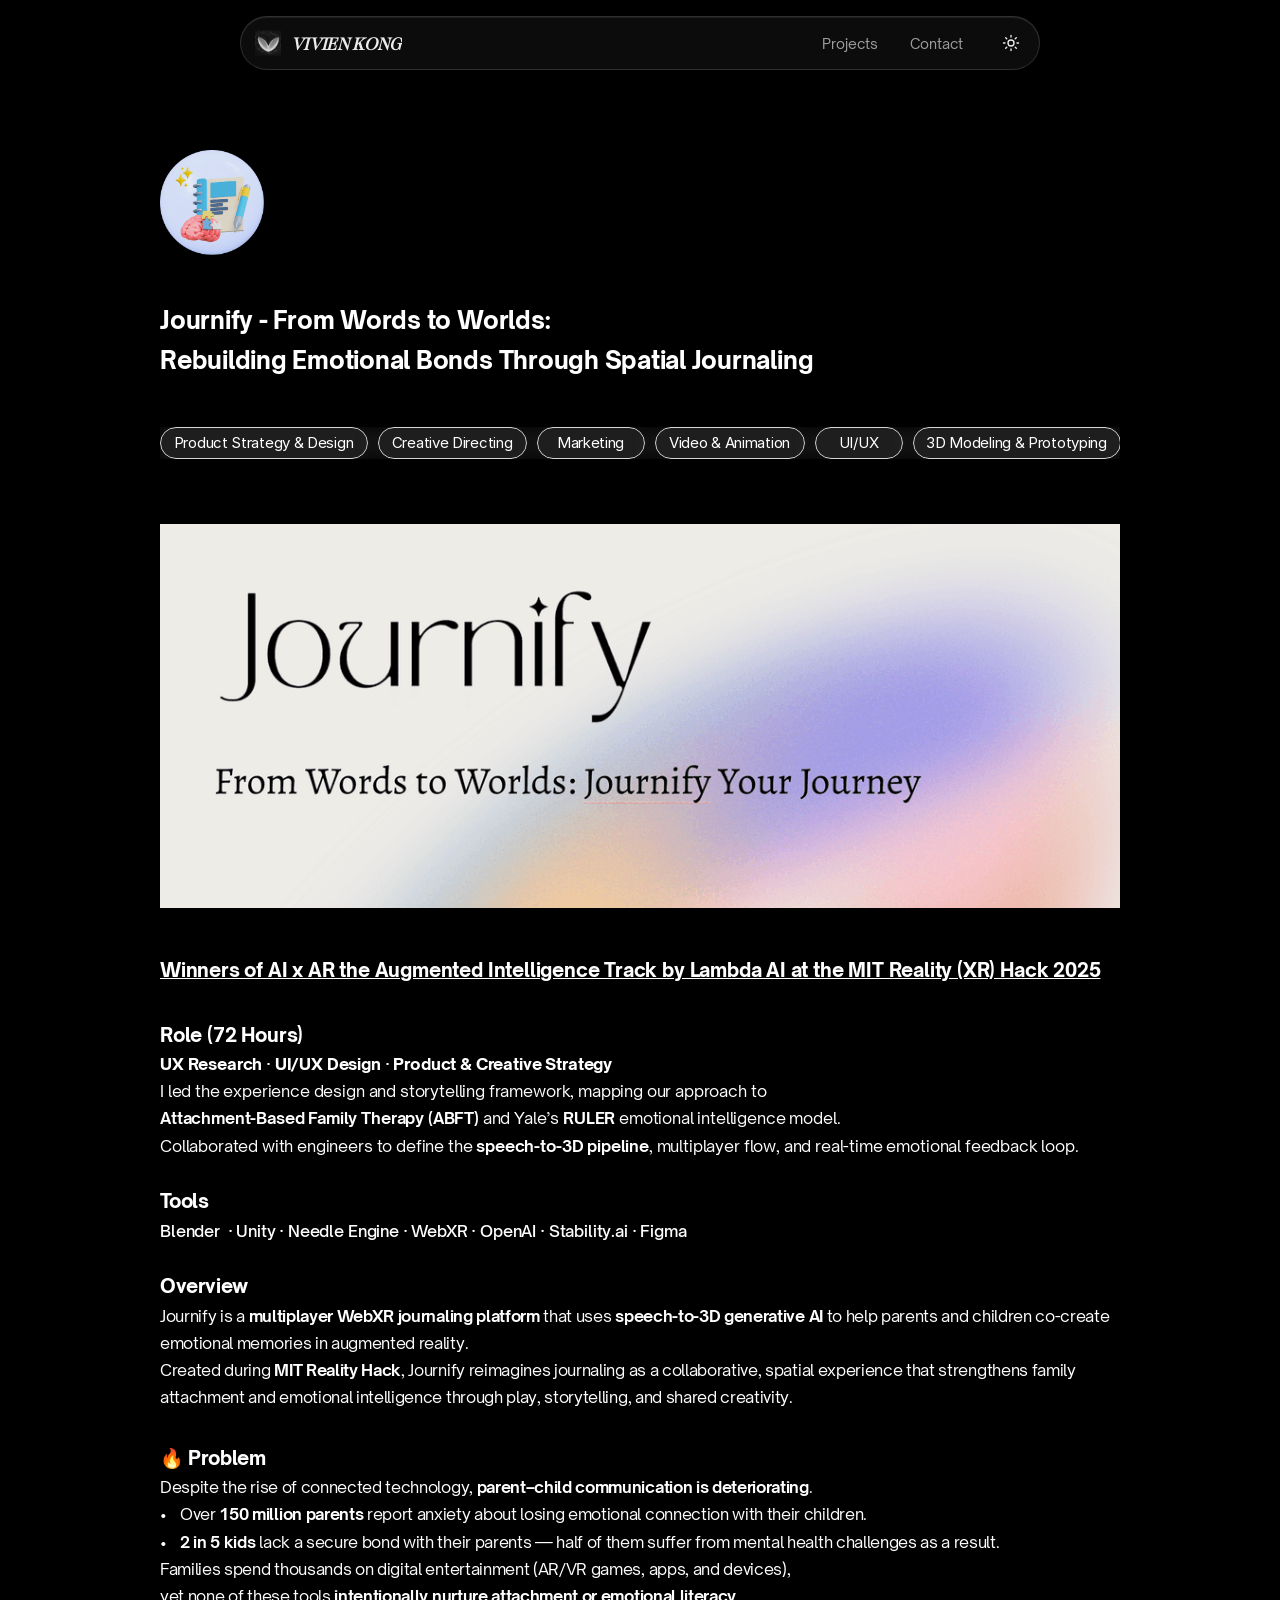
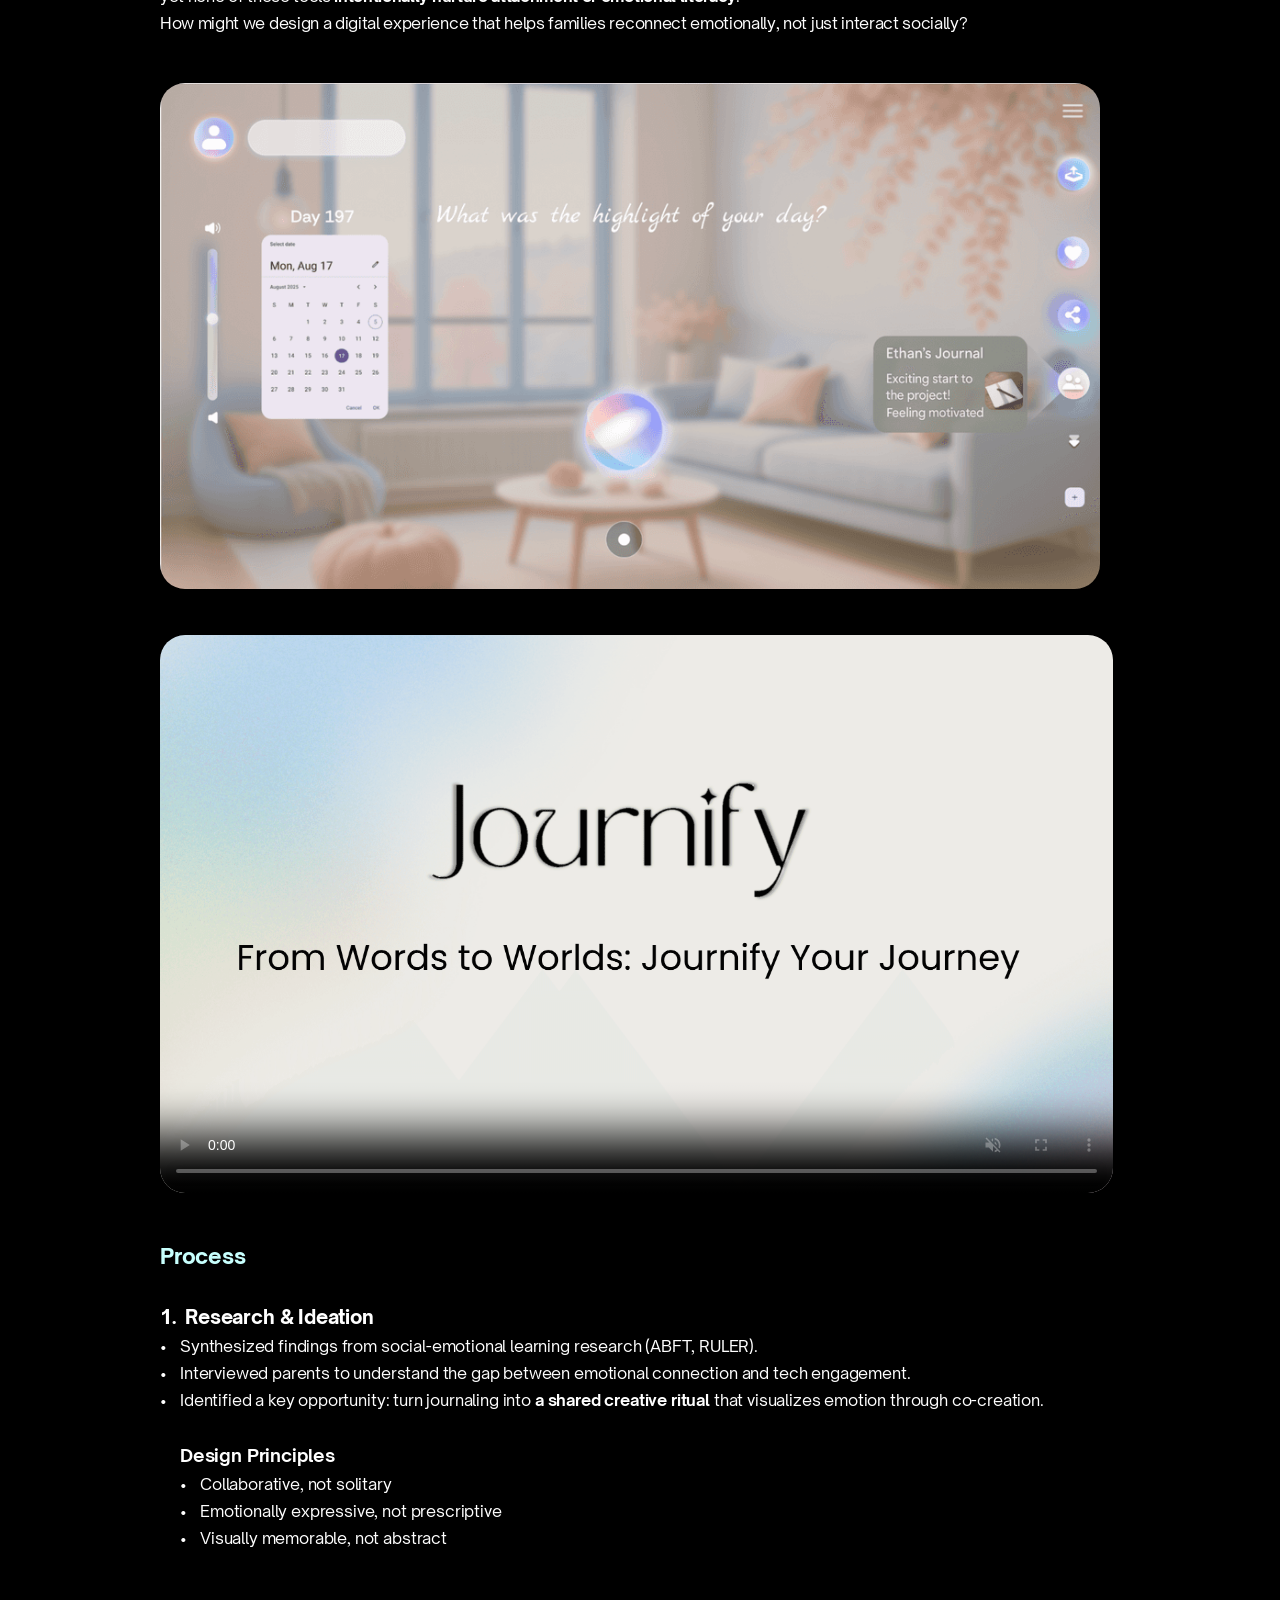
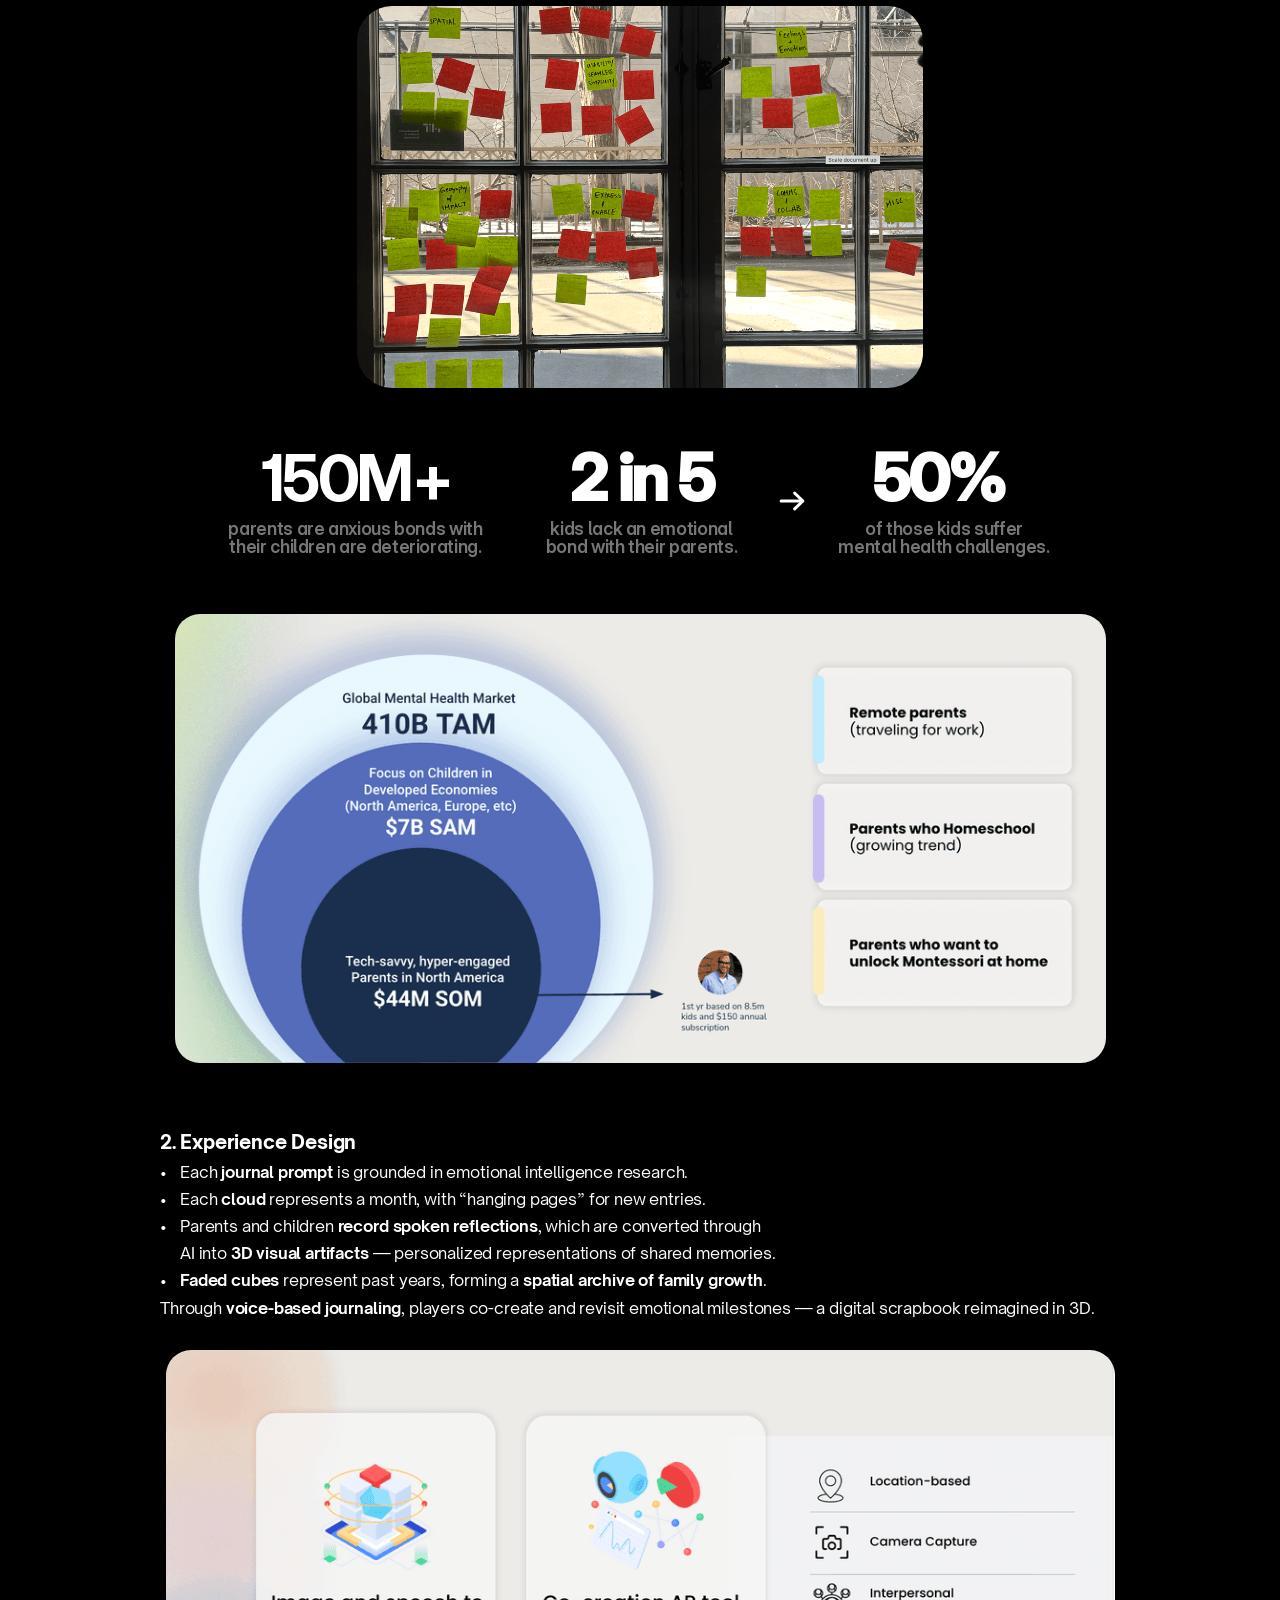
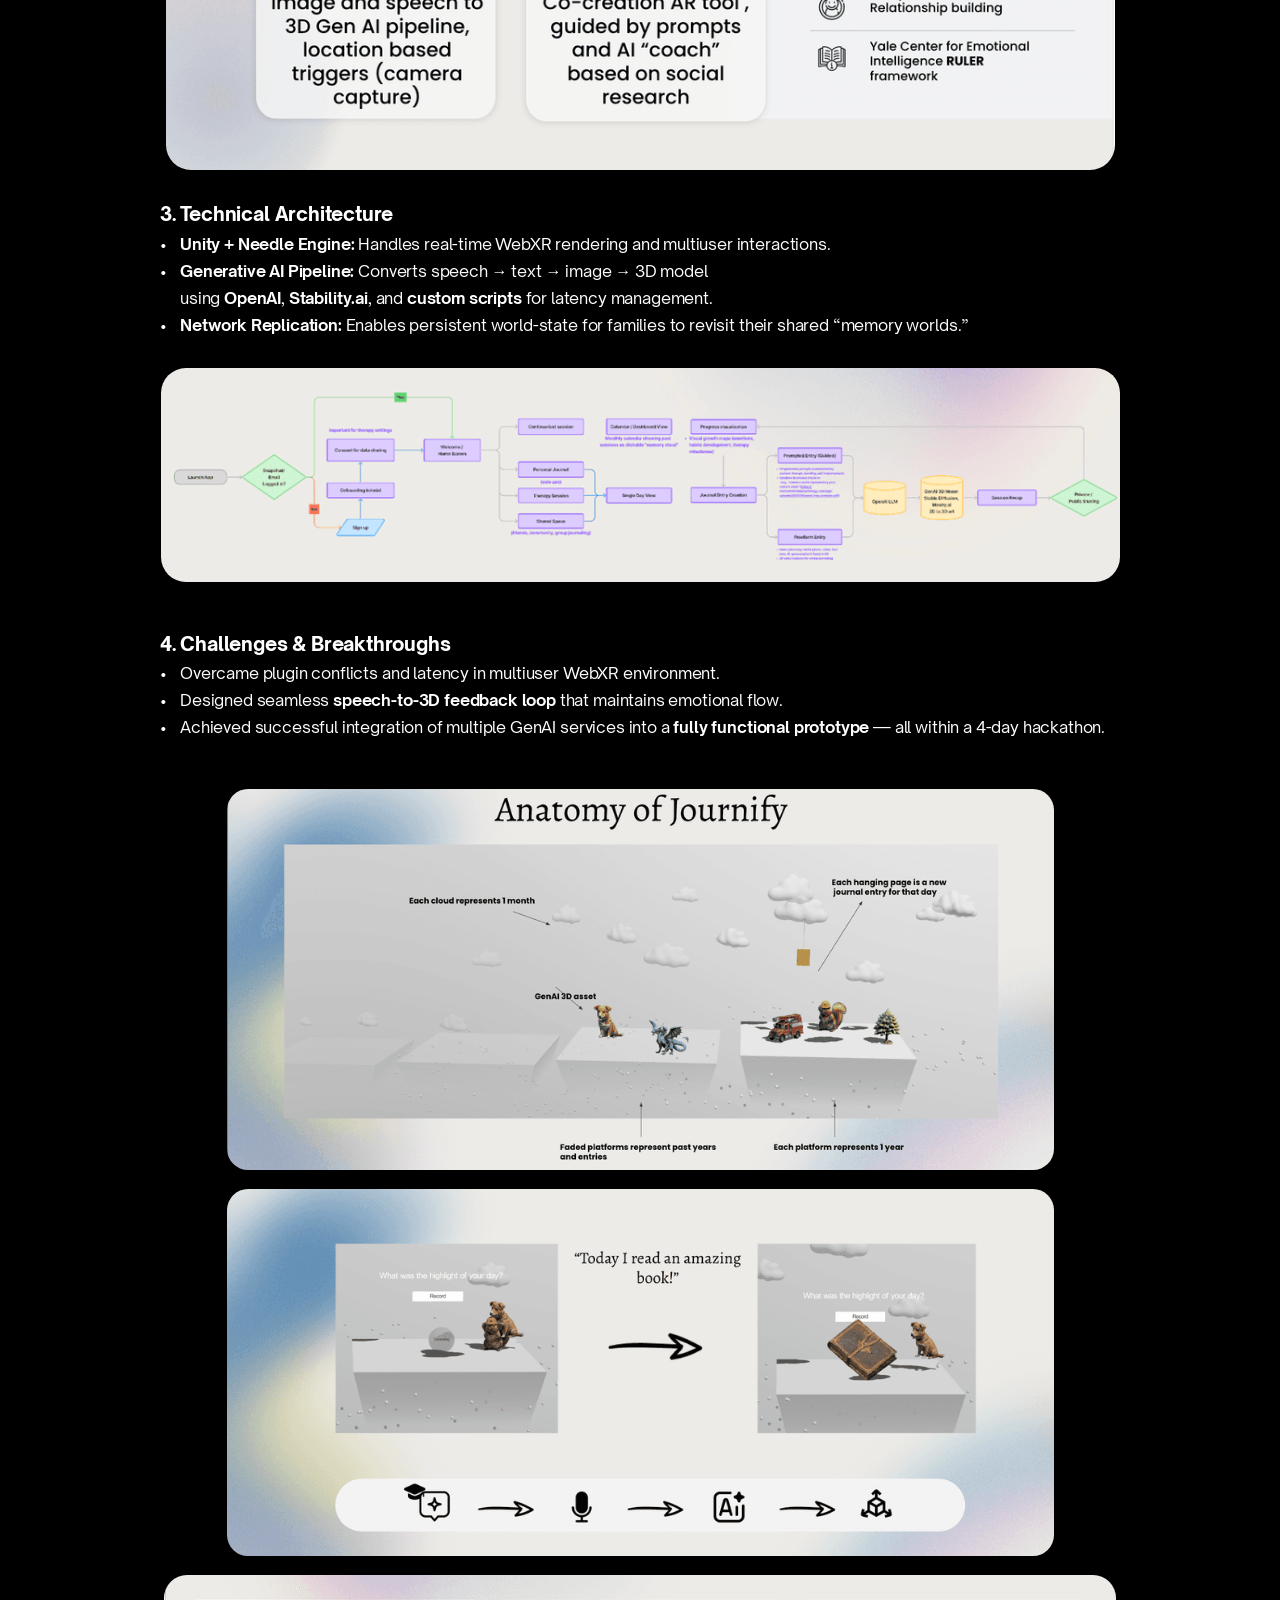
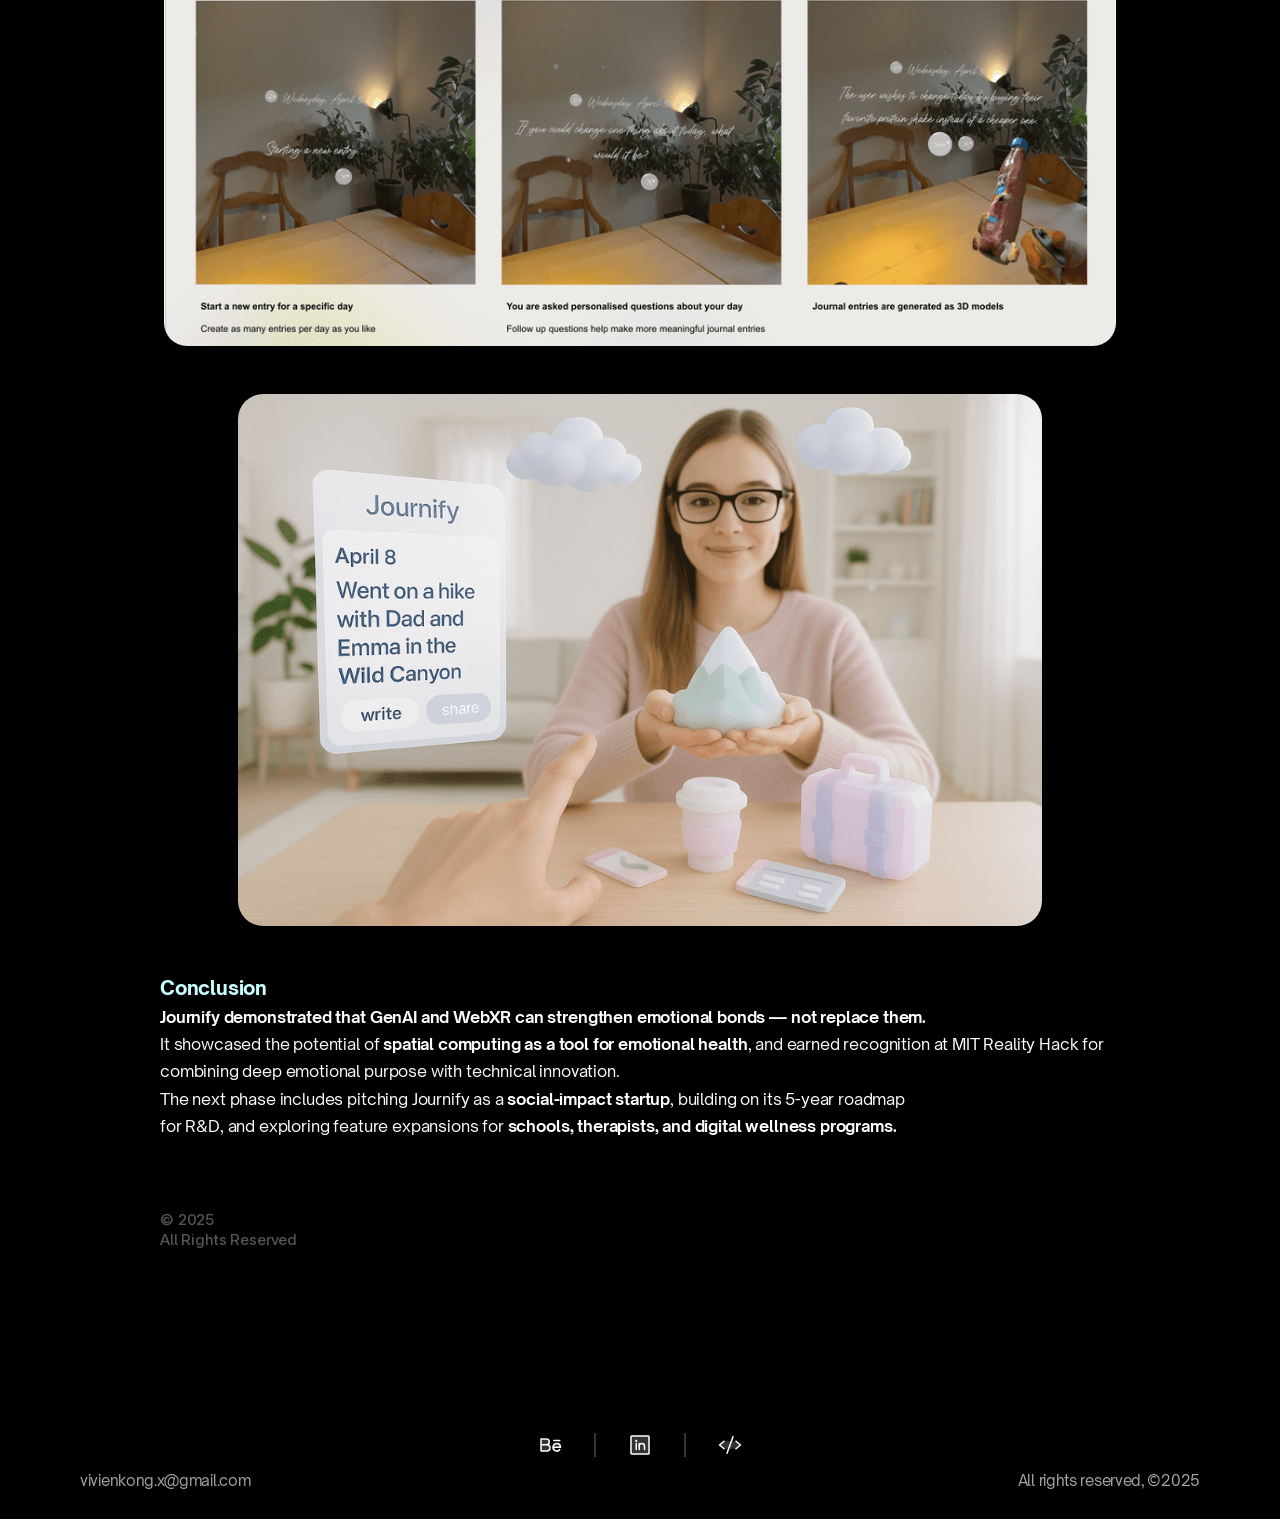
<file: journify/index.html>
<!doctype html>
<!-- Made in Framer · framer.com ✨ -->
<!-- Published May 27, 2026, 6:52 PM UTC -->
<html lang="en" data-redirect-timezone="1">
<head>
	<meta charset="utf-8">
	<script>try{document.documentElement.dataset.theme=localStorage.getItem("theme")==="light"?"light":"dark";}catch(e){document.documentElement.dataset.theme="dark";}</script>
	<link rel="stylesheet" href="/modules/framer-project-light.css?v=2">
	
	
	<script>try{if(localStorage.get("__framer_force_showing_editorbar_since")){const n=document.createElement("link");n.rel = "modulepreload";n.href="https://framer.com/edit/init.mjs";document.head.appendChild(n)}}catch(e){}</script>
	<!-- Start of headStart -->
    
    <!-- End of headStart -->
	<meta name="viewport" content="width=device-width">
	<meta name="generator" content="Framer e8a9766">
	<title>Journify</title>
    <meta name="description" content="Design Strategy | Creative Technology |  Story Telling |  Branding Consultant | Product Strategy
with systems thinking to craft meaningful products and experiences that solve problems at scale.">
    <meta name="framer-search-index" content="/modules/searchIndex-5Qb3MhodQpkg.json">
    <meta name="framer-search-index-fallback" content="/modules/searchIndex-IFTD3hxqTsKX.json">
    <meta name="framer-html-plugin" content="disable">
    <link href="/assets/4729f8d7445d2ca9-yBMYvYlLS1ClzayWfNuqyWegmZA.png" rel="icon" media="(prefers-color-scheme: light)">
    <link href="/assets/f461f0417eb05da2-KedpG2CBWZkfBuV8ODHak0QSdQ.gif" rel="icon" media="(prefers-color-scheme: dark)">
    <link rel="apple-touch-icon" href="/assets/0810425c3718c421-ShjFZV9MTYw51BcxbNfErc2fkOw.png">
    <!-- Open Graph / Facebook -->
    <meta property="og:type" content="website">
    <meta property="og:title" content="Journify">
    <meta property="og:description" content="Design Strategy | Creative Technology |  Story Telling |  Branding Consultant | Product Strategy
with systems thinking to craft meaningful products and experiences that solve problems at scale.">
    <meta property="og:image" content="/assets/c449853493e5d7cd-shXvAZsp667fiF8R4tHxDg8RtI.png">
    <!-- Twitter -->
    <meta name="twitter:card" content="summary_large_image">
    <meta name="twitter:title" content="Journify">
    <meta name="twitter:description" content="Design Strategy | Creative Technology |  Story Telling |  Branding Consultant | Product Strategy
with systems thinking to craft meaningful products and experiences that solve problems at scale.">
    <meta name="twitter:image" content="/assets/c449853493e5d7cd-shXvAZsp667fiF8R4tHxDg8RtI.png">
	
	<style data-framer-font-css>/* latin */
@font-face {
  font-family: 'Asul';
  font-style: normal;
  font-weight: 700;
  font-display: swap;
  src: url(/assets/ca6c838ded20a3cf-VuJxdNjKxYr40U8qSKHdOQ.woff2) format('woff2');
  unicode-range: U+0000-00FF, U+0131, U+0152-0153, U+02BB-02BC, U+02C6, U+02DA, U+02DC, U+0304, U+0308, U+0329, U+2000-206F, U+20AC, U+2122, U+2191, U+2193, U+2212, U+2215, U+FEFF, U+FFFD;
}
/* cyrillic-ext */
@font-face {
  font-family: 'Geist';
  font-style: normal;
  font-weight: 500;
  font-display: swap;
  src: url(/assets/935506314c7dd345-gyBhhwUxId8gMGYQMKR3pzfaWI_RruMIl5na-1Q.woff2) format('woff2');
  unicode-range: U+0460-052F, U+1C80-1C8A, U+20B4, U+2DE0-2DFF, U+A640-A69F, U+FE2E-FE2F;
}
/* cyrillic */
@font-face {
  font-family: 'Geist';
  font-style: normal;
  font-weight: 500;
  font-display: swap;
  src: url(/assets/5ad72be4dfbce5fc-gyBhhwUxId8gMGYQMKR3pzfaWI_RruMInpna-1Q.woff2) format('woff2');
  unicode-range: U+0301, U+0400-045F, U+0490-0491, U+04B0-04B1, U+2116;
}
/* vietnamese */
@font-face {
  font-family: 'Geist';
  font-style: normal;
  font-weight: 500;
  font-display: swap;
  src: url(/assets/c10825cef1a6409c-gyBhhwUxId8gMGYQMKR3pzfaWI_RruMIlZna-1Q.woff2) format('woff2');
  unicode-range: U+0102-0103, U+0110-0111, U+0128-0129, U+0168-0169, U+01A0-01A1, U+01AF-01B0, U+0300-0301, U+0303-0304, U+0308-0309, U+0323, U+0329, U+1EA0-1EF9, U+20AB;
}
/* latin-ext */
@font-face {
  font-family: 'Geist';
  font-style: normal;
  font-weight: 500;
  font-display: swap;
  src: url(/assets/ff5ac45f5664c05b-gyBhhwUxId8gMGYQMKR3pzfaWI_RruMIlJna-1Q.woff2) format('woff2');
  unicode-range: U+0100-02BA, U+02BD-02C5, U+02C7-02CC, U+02CE-02D7, U+02DD-02FF, U+0304, U+0308, U+0329, U+1D00-1DBF, U+1E00-1E9F, U+1EF2-1EFF, U+2020, U+20A0-20AB, U+20AD-20C0, U+2113, U+2C60-2C7F, U+A720-A7FF;
}
/* latin */
@font-face {
  font-family: 'Geist';
  font-style: normal;
  font-weight: 500;
  font-display: swap;
  src: url(/assets/be898e0cdeb75c62-gyBhhwUxId8gMGYQMKR3pzfaWI_RruMImpna.woff2) format('woff2');
  unicode-range: U+0000-00FF, U+0131, U+0152-0153, U+02BB-02BC, U+02C6, U+02DA, U+02DC, U+0304, U+0308, U+0329, U+2000-206F, U+20AC, U+2122, U+2191, U+2193, U+2212, U+2215, U+FEFF, U+FFFD;
}
/* latin-ext */
@font-face {
  font-family: 'Instrument Serif';
  font-style: italic;
  font-weight: 400;
  font-display: swap;
  src: url(/assets/ad94e0845b567b3e-jizHRFtNs2ka5fXjeivQ4LroWlx-6zAjgn7MsNo.woff2) format('woff2');
  unicode-range: U+0100-02BA, U+02BD-02C5, U+02C7-02CC, U+02CE-02D7, U+02DD-02FF, U+0304, U+0308, U+0329, U+1D00-1DBF, U+1E00-1E9F, U+1EF2-1EFF, U+2020, U+20A0-20AB, U+20AD-20C0, U+2113, U+2C60-2C7F, U+A720-A7FF;
}
/* latin */
@font-face {
  font-family: 'Instrument Serif';
  font-style: italic;
  font-weight: 400;
  font-display: swap;
  src: url(/assets/0d985700e8380551-jizHRFtNs2ka5fXjeivQ4LroWlx-6zAjjH7M.woff2) format('woff2');
  unicode-range: U+0000-00FF, U+0131, U+0152-0153, U+02BB-02BC, U+02C6, U+02DA, U+02DC, U+0304, U+0308, U+0329, U+2000-206F, U+20AC, U+2122, U+2191, U+2193, U+2212, U+2215, U+FEFF, U+FFFD;
}
/* latin-ext */
@font-face {
  font-family: 'Instrument Serif';
  font-style: normal;
  font-weight: 400;
  font-display: swap;
  src: url(/assets/41fe32a095c15375-jizBRFtNs2ka5fXjeivQ4LroWlx-6zsTjmbI.woff2) format('woff2');
  unicode-range: U+0100-02BA, U+02BD-02C5, U+02C7-02CC, U+02CE-02D7, U+02DD-02FF, U+0304, U+0308, U+0329, U+1D00-1DBF, U+1E00-1E9F, U+1EF2-1EFF, U+2020, U+20A0-20AB, U+20AD-20C0, U+2113, U+2C60-2C7F, U+A720-A7FF;
}
/* latin */
@font-face {
  font-family: 'Instrument Serif';
  font-style: normal;
  font-weight: 400;
  font-display: swap;
  src: url(/assets/05103e2a779c2bd1-jizBRFtNs2ka5fXjeivQ4LroWlx-6zUTjg.woff2) format('woff2');
  unicode-range: U+0000-00FF, U+0131, U+0152-0153, U+02BB-02BC, U+02C6, U+02DA, U+02DC, U+0304, U+0308, U+0329, U+2000-206F, U+20AC, U+2122, U+2191, U+2193, U+2212, U+2215, U+FEFF, U+FFFD;
}
/* cyrillic-ext */
@font-face {
  font-family: 'Inter';
  font-style: normal;
  font-weight: 300;
  font-display: swap;
  src: url(/assets/79909999217a6ae1-UcCO3FwrK3iLTeHuS_nVMrMxCp50SjIw2boKoduKmMEVuOKfAZJhiI2B.woff2) format('woff2');
  unicode-range: U+0460-052F, U+1C80-1C8A, U+20B4, U+2DE0-2DFF, U+A640-A69F, U+FE2E-FE2F;
}
/* cyrillic */
@font-face {
  font-family: 'Inter';
  font-style: normal;
  font-weight: 300;
  font-display: swap;
  src: url(/assets/d75245ed4dece25f-UcCO3FwrK3iLTeHuS_nVMrMxCp50SjIw2boKoduKmMEVuOKfAZthiI2B.woff2) format('woff2');
  unicode-range: U+0301, U+0400-045F, U+0490-0491, U+04B0-04B1, U+2116;
}
/* greek-ext */
@font-face {
  font-family: 'Inter';
  font-style: normal;
  font-weight: 300;
  font-display: swap;
  src: url(/assets/ac3f437931afd44d-UcCO3FwrK3iLTeHuS_nVMrMxCp50SjIw2boKoduKmMEVuOKfAZNhiI2B.woff2) format('woff2');
  unicode-range: U+1F00-1FFF;
}
/* greek */
@font-face {
  font-family: 'Inter';
  font-style: normal;
  font-weight: 300;
  font-display: swap;
  src: url(/assets/36a7e016f9d5c939-UcCO3FwrK3iLTeHuS_nVMrMxCp50SjIw2boKoduKmMEVuOKfAZxhiI2B.woff2) format('woff2');
  unicode-range: U+0370-0377, U+037A-037F, U+0384-038A, U+038C, U+038E-03A1, U+03A3-03FF;
}
/* vietnamese */
@font-face {
  font-family: 'Inter';
  font-style: normal;
  font-weight: 300;
  font-display: swap;
  src: url(/assets/6e1cc28ee3a903ee-UcCO3FwrK3iLTeHuS_nVMrMxCp50SjIw2boKoduKmMEVuOKfAZBhiI2B.woff2) format('woff2');
  unicode-range: U+0102-0103, U+0110-0111, U+0128-0129, U+0168-0169, U+01A0-01A1, U+01AF-01B0, U+0300-0301, U+0303-0304, U+0308-0309, U+0323, U+0329, U+1EA0-1EF9, U+20AB;
}
/* latin-ext */
@font-face {
  font-family: 'Inter';
  font-style: normal;
  font-weight: 300;
  font-display: swap;
  src: url(/assets/caea67f8c294aef3-UcCO3FwrK3iLTeHuS_nVMrMxCp50SjIw2boKoduKmMEVuOKfAZFhiI2B.woff2) format('woff2');
  unicode-range: U+0100-02BA, U+02BD-02C5, U+02C7-02CC, U+02CE-02D7, U+02DD-02FF, U+0304, U+0308, U+0329, U+1D00-1DBF, U+1E00-1E9F, U+1EF2-1EFF, U+2020, U+20A0-20AB, U+20AD-20C0, U+2113, U+2C60-2C7F, U+A720-A7FF;
}
/* latin */
@font-face {
  font-family: 'Inter';
  font-style: normal;
  font-weight: 300;
  font-display: swap;
  src: url(/assets/45c8e65a77161d5f-UcCO3FwrK3iLTeHuS_nVMrMxCp50SjIw2boKoduKmMEVuOKfAZ9hiA.woff2) format('woff2');
  unicode-range: U+0000-00FF, U+0131, U+0152-0153, U+02BB-02BC, U+02C6, U+02DA, U+02DC, U+0304, U+0308, U+0329, U+2000-206F, U+20AC, U+2122, U+2191, U+2193, U+2212, U+2215, U+FEFF, U+FFFD;
}
/* cyrillic-ext */
@font-face {
  font-family: 'Plus Jakarta Sans';
  font-style: normal;
  font-weight: 700;
  font-display: swap;
  src: url(/assets/e49c149f397dc4bc-LDIbaomQNQcsA88c7O9yZ4KMCoOg4IA6-91aHEjcWuA_Tkn9QB_VIKg.woff2) format('woff2');
  unicode-range: U+0460-052F, U+1C80-1C8A, U+20B4, U+2DE0-2DFF, U+A640-A69F, U+FE2E-FE2F;
}
/* vietnamese */
@font-face {
  font-family: 'Plus Jakarta Sans';
  font-style: normal;
  font-weight: 700;
  font-display: swap;
  src: url(/assets/de415cb0b7d2bef3-LDIbaomQNQcsA88c7O9yZ4KMCoOg4IA6-91aHEjcWuA_Tkn9Qh_VIKg.woff2) format('woff2');
  unicode-range: U+0102-0103, U+0110-0111, U+0128-0129, U+0168-0169, U+01A0-01A1, U+01AF-01B0, U+0300-0301, U+0303-0304, U+0308-0309, U+0323, U+0329, U+1EA0-1EF9, U+20AB;
}
/* latin-ext */
@font-face {
  font-family: 'Plus Jakarta Sans';
  font-style: normal;
  font-weight: 700;
  font-display: swap;
  src: url(/assets/2cd78528fcde0182-LDIbaomQNQcsA88c7O9yZ4KMCoOg4IA6-91aHEjcWuA_Tkn9Qx_VIKg.woff2) format('woff2');
  unicode-range: U+0100-02BA, U+02BD-02C5, U+02C7-02CC, U+02CE-02D7, U+02DD-02FF, U+0304, U+0308, U+0329, U+1D00-1DBF, U+1E00-1E9F, U+1EF2-1EFF, U+2020, U+20A0-20AB, U+20AD-20C0, U+2113, U+2C60-2C7F, U+A720-A7FF;
}
/* latin */
@font-face {
  font-family: 'Plus Jakarta Sans';
  font-style: normal;
  font-weight: 700;
  font-display: swap;
  src: url(/assets/850ef53d5138b620-LDIbaomQNQcsA88c7O9yZ4KMCoOg4IA6-91aHEjcWuA_Tkn9TR_V.woff2) format('woff2');
  unicode-range: U+0000-00FF, U+0131, U+0152-0153, U+02BB-02BC, U+02C6, U+02DA, U+02DC, U+0304, U+0308, U+0329, U+2000-206F, U+20AC, U+2122, U+2191, U+2193, U+2212, U+2215, U+FEFF, U+FFFD;
}
/* cyrillic-ext */
@font-face {
  font-family: 'Geist Mono';
  font-style: normal;
  font-weight: 500;
  src: url(/assets/c206f4682142217a-or3yQ6H-1_WfwkMZI_qYPLs1a-t7PU0AbeEPKK5Z5ClqOw.woff2) format('woff2');
  unicode-range: U+0460-052F, U+1C80-1C8A, U+20B4, U+2DE0-2DFF, U+A640-A69F, U+FE2E-FE2F;
}
/* cyrillic */
@font-face {
  font-family: 'Geist Mono';
  font-style: normal;
  font-weight: 500;
  src: url(/assets/a2c26a3c33ca73b1-or3yQ6H-1_WfwkMZI_qYPLs1a-t7PU0AbeEPKK5Q5ClqOw.woff2) format('woff2');
  unicode-range: U+0301, U+0400-045F, U+0490-0491, U+04B0-04B1, U+2116;
}
/* symbols2 */
@font-face {
  font-family: 'Geist Mono';
  font-style: normal;
  font-weight: 500;
  src: url(/assets/a605909495e8b831-or3yQ6H-1_WfwkMZI_qYPLs1a-t7PU0AbeEPKK7uxQxXAuk.woff2) format('woff2');
  unicode-range: U+2000-2001, U+2004-2008, U+200A, U+23B8-23BD, U+2500-259F;
}
/* vietnamese */
@font-face {
  font-family: 'Geist Mono';
  font-style: normal;
  font-weight: 500;
  src: url(/assets/0bde1b83c7a221c4-or3yQ6H-1_WfwkMZI_qYPLs1a-t7PU0AbeEPKK5b5ClqOw.woff2) format('woff2');
  unicode-range: U+0102-0103, U+0110-0111, U+0128-0129, U+0168-0169, U+01A0-01A1, U+01AF-01B0, U+0300-0301, U+0303-0304, U+0308-0309, U+0323, U+0329, U+1EA0-1EF9, U+20AB;
}
/* latin-ext */
@font-face {
  font-family: 'Geist Mono';
  font-style: normal;
  font-weight: 500;
  src: url(/assets/18e3c1f452e99dbc-or3yQ6H-1_WfwkMZI_qYPLs1a-t7PU0AbeEPKK5a5ClqOw.woff2) format('woff2');
  unicode-range: U+0100-02BA, U+02BD-02C5, U+02C7-02CC, U+02CE-02D7, U+02DD-02FF, U+0304, U+0308, U+0329, U+1D00-1DBF, U+1E00-1E9F, U+1EF2-1EFF, U+2020, U+20A0-20AB, U+20AD-20C0, U+2113, U+2C60-2C7F, U+A720-A7FF;
}
/* latin */
@font-face {
  font-family: 'Geist Mono';
  font-style: normal;
  font-weight: 500;
  src: url(/assets/53f256c9002915ae-or3yQ6H-1_WfwkMZI_qYPLs1a-t7PU0AbeEPKK5U5Ck.woff2) format('woff2');
  unicode-range: U+0000-00FF, U+0131, U+0152-0153, U+02BB-02BC, U+02C6, U+02DA, U+02DC, U+0304, U+0308, U+0329, U+2000-206F, U+20AC, U+2122, U+2191, U+2193, U+2212, U+2215, U+FEFF, U+FFFD;
}

@font-face { font-family: "Flow Circular"; src: url("/assets/07b8e204a6f246d5-lJwB-pc4j2F-H8YKuyvfxdZ45iLpWdr2rIg.woff2"); font-style: normal; font-weight: 400 }
@font-face { font-family: "Inter"; src: url("/assets/ba02b29b109b0773-5vvr9Vy74if2I6bQbJvbw7SY1pQ.woff2"); font-display: swap; font-style: normal; font-weight: 400; unicode-range: U+0460-052F, U+1C80-1C88, U+20B4, U+2DE0-2DFF, U+A640-A69F, U+FE2E-FE2F }
@font-face { font-family: "Inter"; src: url("/assets/d342a0351181483e-EOr0mi4hNtlgWNn9if640EZzXCo.woff2"); font-display: swap; font-style: normal; font-weight: 400; unicode-range: U+0301, U+0400-045F, U+0490-0491, U+04B0-04B1, U+2116 }
@font-face { font-family: "Inter"; src: url("/assets/29ec2a1bd449544c-Y9k9QrlZAqio88Klkmbd8VoMQc.woff2"); font-display: swap; font-style: normal; font-weight: 400; unicode-range: U+1F00-1FFF }
@font-face { font-family: "Inter"; src: url("/assets/2666a469c59bd1f6-OYrD2tBIBPvoJXiIHnLoOXnY9M.woff2"); font-display: swap; font-style: normal; font-weight: 400; unicode-range: U+0370-03FF }
@font-face { font-family: "Inter"; src: url("/assets/ca74d6701961184b-JeYwfuaPfZHQhEG8U5gtPDZ7WQ.woff2"); font-display: swap; font-style: normal; font-weight: 400; unicode-range: U+0100-024F, U+0259, U+1E00-1EFF, U+2020, U+20A0-20AB, U+20AD-20CF, U+2113, U+2C60-2C7F, U+A720-A7FF }
@font-face { font-family: "Inter"; src: url("/assets/5afd6099115c5013-GrgcKwrN6d3Uz8EwcLHZxwEfC4.woff2"); font-display: swap; font-style: normal; font-weight: 400; unicode-range: U+0000-00FF, U+0131, U+0152-0153, U+02BB-02BC, U+02C6, U+02DA, U+02DC, U+2000-206F, U+2070, U+2074-207E, U+2080-208E, U+20AC, U+2122, U+2191, U+2193, U+2212, U+2215, U+FEFF, U+FFFD }
@font-face { font-family: "Inter"; src: url("/assets/b055aed328b37954-b6Y37FthZeALduNqHicBT6FutY.woff2"); font-display: swap; font-style: normal; font-weight: 400; unicode-range: U+0102-0103, U+0110-0111, U+0128-0129, U+0168-0169, U+01A0-01A1, U+01AF-01B0, U+1EA0-1EF9, U+20AB }
@font-face { font-family: "Inter"; src: url("/assets/3d473effb90fe382-CfMzU8w2e7tHgF4T4rATMPuWosA.woff2"); font-display: swap; font-style: italic; font-weight: 400; unicode-range: U+0460-052F, U+1C80-1C88, U+20B4, U+2DE0-2DFF, U+A640-A69F, U+FE2E-FE2F }
@font-face { font-family: "Inter"; src: url("/assets/79cc69148c964e21-867QObYax8ANsfX4TGEVU9YiCM.woff2"); font-display: swap; font-style: italic; font-weight: 400; unicode-range: U+0301, U+0400-045F, U+0490-0491, U+04B0-04B1, U+2116 }
@font-face { font-family: "Inter"; src: url("/assets/39874444e1b09902-Oyn2ZbENFdnW7mt2Lzjk1h9Zb9k.woff2"); font-display: swap; font-style: italic; font-weight: 400; unicode-range: U+1F00-1FFF }
@font-face { font-family: "Inter"; src: url("/assets/b8b4c65d650e8243-cdAe8hgZ1cMyLu9g005pAW3xMo.woff2"); font-display: swap; font-style: italic; font-weight: 400; unicode-range: U+0370-03FF }
@font-face { font-family: "Inter"; src: url("/assets/0cdb6a6ecb3a70ce-DOfvtmE1UplCq161m6Hj8CSQYg.woff2"); font-display: swap; font-style: italic; font-weight: 400; unicode-range: U+0100-024F, U+0259, U+1E00-1EFF, U+2020, U+20A0-20AB, U+20AD-20CF, U+2113, U+2C60-2C7F, U+A720-A7FF }
@font-face { font-family: "Inter"; src: url("/assets/1ef5587c1bcb244c-pKRFNWFoZl77qYCAIp84lN1h944.woff2"); font-display: swap; font-style: italic; font-weight: 400; unicode-range: U+0000-00FF, U+0131, U+0152-0153, U+02BB-02BC, U+02C6, U+02DA, U+02DC, U+2000-206F, U+2070, U+2074-207E, U+2080-208E, U+20AC, U+2122, U+2191, U+2193, U+2212, U+2215, U+FEFF, U+FFFD }
@font-face { font-family: "Inter"; src: url("/assets/d84988c361aa82fa-tKtBcDnBMevsEEJKdNGhhkLzYo.woff2"); font-display: swap; font-style: italic; font-weight: 400; unicode-range: U+0102-0103, U+0110-0111, U+0128-0129, U+0168-0169, U+01A0-01A1, U+01AF-01B0, U+1EA0-1EF9, U+20AB }
@font-face { font-family: "Inter Variable"; src: url("/assets/89f781aa94d411dd-mYcqTSergLb16PdbJJQMl9ebYm4.woff2"); font-display: swap; font-style: normal; font-weight: 400; unicode-range: U+0460-052F, U+1C80-1C88, U+20B4, U+2DE0-2DFF, U+A640-A69F, U+FE2E-FE2F }
@font-face { font-family: "Inter Variable"; src: url("/assets/9aa59595f7b8a589-ZRl8AlxwsX1m7xS1eJCiSPbztg.woff2"); font-display: swap; font-style: normal; font-weight: 400; unicode-range: U+0301, U+0400-045F, U+0490-0491, U+04B0-04B1, U+2116 }
@font-face { font-family: "Inter Variable"; src: url("/assets/dd584bfbc3f01488-nhSQpBRqFmXNUBY2p5SENQ8NplQ.woff2"); font-display: swap; font-style: normal; font-weight: 400; unicode-range: U+1F00-1FFF }
@font-face { font-family: "Inter Variable"; src: url("/assets/9c4cf147ece08166-DYHjxG0qXjopUuruoacfl5SA.woff2"); font-display: swap; font-style: normal; font-weight: 400; unicode-range: U+0370-03FF }
@font-face { font-family: "Inter Variable"; src: url("/assets/7f426cd1b5ad2870-s7NH6sl7w4NU984r5hcmo1tPSYo.woff2"); font-display: swap; font-style: normal; font-weight: 400; unicode-range: U+0100-024F, U+0259, U+1E00-1EFF, U+2020, U+20A0-20AB, U+20AD-20CF, U+2113, U+2C60-2C7F, U+A720-A7FF }
@font-face { font-family: "Inter Variable"; src: url("/assets/93e3e9bbc97f5acb-7lw0VWkeXrGYJT05oB3DsFy8BaY.woff2"); font-display: swap; font-style: normal; font-weight: 400; unicode-range: U+0000-00FF, U+0131, U+0152-0153, U+02BB-02BC, U+02C6, U+02DA, U+02DC, U+2000-206F, U+2070, U+2074-207E, U+2080-208E, U+20AC, U+2122, U+2191, U+2193, U+2212, U+2215, U+FEFF, U+FFFD }
@font-face { font-family: "Inter Variable"; src: url("/assets/707fdc780856e7fc-wx5nfqEgOXnxuFaxB0Mn9OhmcZA.woff2"); font-display: swap; font-style: normal; font-weight: 400; unicode-range: U+0102-0103, U+0110-0111, U+0128-0129, U+0168-0169, U+01A0-01A1, U+01AF-01B0, U+1EA0-1EF9, U+20AB }
@font-face { font-family: "Inter"; src: url("/assets/48d547890ca14616-DpPBYI0sL4fYLgAkX8KXOPVt7c.woff2"); font-display: swap; font-style: normal; font-weight: 700; unicode-range: U+0460-052F, U+1C80-1C88, U+20B4, U+2DE0-2DFF, U+A640-A69F, U+FE2E-FE2F }
@font-face { font-family: "Inter"; src: url("/assets/b7bcaf4d3812f980-4RAEQdEOrcnDkhHiiCbJOw92Lk.woff2"); font-display: swap; font-style: normal; font-weight: 700; unicode-range: U+0301, U+0400-045F, U+0490-0491, U+04B0-04B1, U+2116 }
@font-face { font-family: "Inter"; src: url("/assets/f5679bd140c345da-1K3W8DizY3v4emK8Mb08YHxTbs.woff2"); font-display: swap; font-style: normal; font-weight: 700; unicode-range: U+1F00-1FFF }
@font-face { font-family: "Inter"; src: url("/assets/4c7778edc8ca1cb1-tUSCtfYVM1I1IchuyCwz9gDdQ.woff2"); font-display: swap; font-style: normal; font-weight: 700; unicode-range: U+0370-03FF }
@font-face { font-family: "Inter"; src: url("/assets/388a7c4ebd43469a-VgYFWiwsAC5OYxAycRXXvhze58.woff2"); font-display: swap; font-style: normal; font-weight: 700; unicode-range: U+0100-024F, U+0259, U+1E00-1EFF, U+2020, U+20A0-20AB, U+20AD-20CF, U+2113, U+2C60-2C7F, U+A720-A7FF }
@font-face { font-family: "Inter"; src: url("/assets/cd48ba5f964ee1a0-syRNPWzAMIrcJ3wIlPIP43KjQs.woff2"); font-display: swap; font-style: normal; font-weight: 700; unicode-range: U+0000-00FF, U+0131, U+0152-0153, U+02BB-02BC, U+02C6, U+02DA, U+02DC, U+2000-206F, U+2070, U+2074-207E, U+2080-208E, U+20AC, U+2122, U+2191, U+2193, U+2212, U+2215, U+FEFF, U+FFFD }
@font-face { font-family: "Inter"; src: url("/assets/c0215d82c6dd9ed2-GIryZETIX4IFypco5pYZONKhJIo.woff2"); font-display: swap; font-style: normal; font-weight: 700; unicode-range: U+0102-0103, U+0110-0111, U+0128-0129, U+0168-0169, U+01A0-01A1, U+01AF-01B0, U+1EA0-1EF9, U+20AB }
@font-face { font-family: "Inter"; src: url("/assets/1f1f2cc180697dbd-H89BbHkbHDzlxZzxi8uPzTsp90.woff2"); font-display: swap; font-style: italic; font-weight: 700; unicode-range: U+0460-052F, U+1C80-1C88, U+20B4, U+2DE0-2DFF, U+A640-A69F, U+FE2E-FE2F }
@font-face { font-family: "Inter"; src: url("/assets/1f3e1827f7fa5bac-u6gJwDuwB143kpNK1T1MDKDWkMc.woff2"); font-display: swap; font-style: italic; font-weight: 700; unicode-range: U+0301, U+0400-045F, U+0490-0491, U+04B0-04B1, U+2116 }
@font-face { font-family: "Inter"; src: url("/assets/2ca7f64738741418-43sJ6MfOPh1LCJt46OvyDuSbA6o.woff2"); font-display: swap; font-style: italic; font-weight: 700; unicode-range: U+1F00-1FFF }
@font-face { font-family: "Inter"; src: url("/assets/0c089940c6ec5a6c-wccHG0r4gBDAIRhfHiOlq6oEkqw.woff2"); font-display: swap; font-style: italic; font-weight: 700; unicode-range: U+0370-03FF }
@font-face { font-family: "Inter"; src: url("/assets/dfa7f96c71c1563d-WZ367JPwf9bRW6LdTHN8rXgSjw.woff2"); font-display: swap; font-style: italic; font-weight: 700; unicode-range: U+0100-024F, U+0259, U+1E00-1EFF, U+2020, U+20A0-20AB, U+20AD-20CF, U+2113, U+2C60-2C7F, U+A720-A7FF }
@font-face { font-family: "Inter"; src: url("/assets/b59b5fa8f1d5e251-ia3uin3hQWqDrVloC1zEtYHWw.woff2"); font-display: swap; font-style: italic; font-weight: 700; unicode-range: U+0000-00FF, U+0131, U+0152-0153, U+02BB-02BC, U+02C6, U+02DA, U+02DC, U+2000-206F, U+2070, U+2074-207E, U+2080-208E, U+20AC, U+2122, U+2191, U+2193, U+2212, U+2215, U+FEFF, U+FFFD }
@font-face { font-family: "Inter"; src: url("/assets/e340c6acada33bd1-2A4Xx7CngadFGlVV4xrO06OBHY.woff2"); font-display: swap; font-style: italic; font-weight: 700; unicode-range: U+0102-0103, U+0110-0111, U+0128-0129, U+0168-0169, U+01A0-01A1, U+01AF-01B0, U+1EA0-1EF9, U+20AB }
@font-face { font-family: "Inter"; src: url("/assets/61418a355f788553-vQyevYAyHtARFwPqUzQGpnDs.woff2"); font-display: swap; font-style: normal; font-weight: 400; unicode-range: U+0000-00FF, U+0131, U+0152-0153, U+02BB-02BC, U+02C6, U+02DA, U+02DC, U+2000-206F, U+2074, U+20AC, U+2122, U+2191, U+2193, U+2212, U+2215, U+FEFF, U+FFFD }
@font-face { font-family: "Satoshi"; src: url("/assets/2f3cfb7ef832428e-7AHDUZ4A7LFLVFUIFSARGIWCRQJHISQP.woff2"); font-display: swap; font-style: normal; font-weight: 500 }
@font-face { font-family: "Satoshi"; src: url("/assets/50baa6608ee6f4fe-GHM6WVH6MILNYOOCXHXB5GTSGNTMGXZR.woff2"); font-display: swap; font-style: normal; font-weight: 700 }
@font-face { font-family: "Satoshi"; src: url("/assets/3a63d66f7a6b4dce-BKWEE3VKGTFABE37K2DTH625VUSN2N35.woff2"); font-display: swap; font-style: italic; font-weight: 700 }
@font-face { font-family: "Satoshi"; src: url("/assets/1b7a092972c4a8c2-ZHME2QIRFR7UPJ47NLY27RCAFY44CKZJ.woff2"); font-display: swap; font-style: italic; font-weight: 500 }
@font-face { font-family: "Archivo"; src: url("/assets/9ed10cfc66ad390f-EPHSF4UBJRLGUILEFJVCMY7ET4W5HPUF.woff2"); font-display: swap; font-style: normal; font-weight: 500 }
@font-face { font-family: "Lavoir"; src: url("/assets/fefc50e35f68672f-WDHHhf1NbJNfhYiBc1UZ9HCdBU.woff2"); font-style: normal; font-weight: 400 }
@font-face { font-family: "Open Sauce Sans"; src: url("/assets/178058e7f11cfc5e-O2R7AhA6wjBk0GHLJl0N8fqxN0.woff2"); font-style: normal; font-weight: 500 }
@font-face { font-family: "Open Sauce Sans"; src: url("/assets/3c90c1c0b30caf53-14ekUNlj0vS79oF2mPCC9M9Rng.woff2"); font-style: normal; font-weight: 700 }
@font-face { font-family: "Open Sauce Sans"; src: url("/assets/f40f58af32180281-VvQsG6v03iEur3JMvHc8uDrkGo.woff2"); font-style: normal; font-weight: 400 }
@font-face { font-family: "Open Sauce Sans"; src: url("/assets/0e5d39cee278836e-zQSqyII73OArWtnldbZwdMPriEE.woff2"); font-style: normal; font-weight: 800 }
@font-face { font-family: "Open Sauce Sans"; src: url("/assets/0deacfb20da4c884-FU5SehNS0gqCfI1z9VMQFQ9kps.woff2"); font-style: normal; font-weight: 600 }
@font-face { font-family: "Instrument Serif Placeholder"; src: local("Times New Roman"); ascent-override: 117.87%; descent-override: 36.91%; line-gap-override: 0.00%; size-adjust: 83.99% }
@font-face { font-family: "Inter Placeholder"; src: local("Arial"); ascent-override: 89.79%; descent-override: 22.36%; line-gap-override: 0.00%; size-adjust: 107.89% }
@font-face { font-family: "Plus Jakarta Sans Placeholder"; src: local("Arial"); ascent-override: 98.16%; descent-override: 20.99%; line-gap-override: 0.00%; size-adjust: 105.75% }
@font-face { font-family: "Geist Placeholder"; src: local("Arial"); ascent-override: 94.47%; descent-override: 27.73%; line-gap-override: 0.00%; size-adjust: 106.39% }
@font-face { font-family: "Asul Placeholder"; src: local("Times New Roman"); ascent-override: 87.42%; descent-override: 24.32%; line-gap-override: 0.00%; size-adjust: 108.56% }
@font-face { font-family: "Inter Variable Placeholder"; src: local("Arial"); ascent-override: 89.79%; descent-override: 22.36%; line-gap-override: 0.00%; size-adjust: 107.89% }
@font-face { font-family: "Satoshi Placeholder"; src: local("Arial"); ascent-override: 102.23%; descent-override: 24.29%; line-gap-override: 10.12%; size-adjust: 98.80% }
@font-face { font-family: "Archivo Placeholder"; src: local("Arial"); ascent-override: 112.34%; descent-override: 41.50%; line-gap-override: 9.11%; size-adjust: 98.81% }</style>
	<link href="https://fonts.gstatic.com" rel="preconnect" crossorigin>
    <link href="https://fonts.gstatic.com" rel="preconnect" crossorigin>
	<meta name="robots" content="max-image-preview:large"><link rel="canonical" href="https://vivienkong.com/journify"><meta property="og:url" content="https://vivienkong.com/journify"><style data-framer-breakpoint-css>@media(min-width: 1200px){.hidden-116gug8{display:none!important}}@media(min-width: 1200px) and (max-width: 1199.98px){.hidden-1gs9ry0{display:none!important}}@media(min-width: 810px) and (max-width: 1199.98px){.hidden-spqcip{display:none!important}}@media(max-width: 809.98px){.hidden-43cqu3{display:none!important}}@media(min-width: 1200px){.hidden-povseb{display:none!important}}@media(min-width: 1200px) and (max-width: 1199.98px){.hidden-n3g00u{display:none!important}}@media(min-width: 1200px) and (max-width: 1199.98px){.hidden-6npt0o{display:none!important}}@media(min-width: 810px) and (max-width: 1199.98px){.hidden-aptkhi{display:none!important}}@media(max-width: 809.98px){.hidden-15ua2m0{display:none!important}}</style><style data-framer-css-ssr-minified data-framer-components="framer-lib-cursors-host framer-yiFy5 PropertyOverrides framer-00i2Q framer-lib-combinedCSSRules framer-wqbCC framer-qg9d6 framer-CFeeQ framer-Q3fpP framer-EcgqK framer-ULBD3 framer-ZtQSM framer-MJ2vv framer-qVh2c framer-icXAD">html,body,#main{box-sizing:border-box;margin:0;padding:0}:root{-webkit-font-smoothing:antialiased;-moz-osx-font-smoothing:grayscale}*{box-sizing:border-box;-webkit-font-smoothing:inherit}h1,h2,h3,h4,h5,h6,p,figure{margin:0}body,input,textarea,select,button{font-family:sans-serif;font-size:12px}body{--token-67527bae-cc15-4839-8636-c9b28351e4d7:#fff;--token-f50a08ee-89ba-45ba-bd59-521f4e9cdc51:#000;--token-54e6a972-2be4-40f1-88e3-a0431ea81021:#ffffff1a;--token-cc7c73b0-b7c0-47c8-8487-b084b19b7755:#000c;--token-42cff841-0b54-4377-bc4a-66e7d7690432:#ffffffa6;--token-0c62d1bb-1ac3-4cd6-8f0f-8ee3950e02c0:#0d0d0d;--token-e4e6cca0-19fa-483d-9220-ccc9f275a14b:gold;--framer-will-change-override:none}@supports (background:-webkit-named-image(i)) and (not (grid-template-rows:subgrid)){body{--framer-will-change-override:transform}}@supports (background:-webkit-named-image(i)) and (not (position-area:top right)){body{--framer-will-change-filter-override:filter}}[data-framer-component-type=Text] div div span,[data-framer-component-type=Text] a div span,[data-framer-component-type=Text] span span span,[data-framer-component-type=Text] p span span,[data-framer-component-type=Text] h1 span span,[data-framer-component-type=Text] h2 span span,[data-framer-component-type=Text] h3 span span,[data-framer-component-type=Text] h4 span span,[data-framer-component-type=Text] h5 span span,[data-framer-component-type=Text] h6 span span,[data-framer-component-type=Text] a{font-family:var(--font-family);font-style:var(--font-style);font-weight:min(calc(var(--framer-font-weight-increase,0) + var(--font-weight,400)),900);color:var(--text-color);letter-spacing:var(--letter-spacing);font-size:var(--font-size);text-transform:var(--text-transform);--text-decoration:var(--framer-text-decoration-style,solid)var(--framer-text-decoration,none)var(--framer-text-decoration-color,currentcolor)var(--framer-text-decoration-thickness,auto);--text-decoration-skip-ink:var(--framer-text-decoration-skip-ink);--text-underline-offset:var(--framer-text-decoration-offset);line-height:var(--line-height);--font-family:var(--framer-font-family);--font-style:var(--framer-font-style);--font-weight:var(--framer-font-weight);--text-color:var(--framer-text-color);--letter-spacing:var(--framer-letter-spacing);--font-size:var(--framer-font-size);--text-transform:var(--framer-text-transform);--line-height:var(--framer-line-height)}@supports not (color:color(display-p3 1 1 1)){p.framer-text,div.framer-text,h1.framer-text,h2.framer-text,h3.framer-text,h4.framer-text,h5.framer-text,h6.framer-text,li.framer-text,ol.framer-text,ul.framer-text,span.framer-text:not([data-text-fill]){color:var(--framer-blockquote-text-color-rgb,var(--framer-blockquote-text-color,var(--framer-text-color-rgb,var(--framer-text-color,#000))));-webkit-text-stroke-color:var(--framer-text-stroke-color-rgb,var(--framer-text-stroke-color,initial))}mark.framer-text{background-color:var(--framer-blockquote-text-background-color-rgb,var(--framer-blockquote-text-background-color,var(--framer-text-background-color-rgb,var(--framer-text-background-color,initial))))}}@supports not (color:color(display-p3 1 1 1)){code.framer-text,code.framer-text span.framer-text:not([data-text-fill]){color:var(--framer-blockquote-text-color-rgb,var(--framer-blockquote-text-color,var(--framer-code-text-color-rgb,var(--framer-code-text-color,var(--framer-text-color-rgb,var(--framer-text-color,#000))))))}}@supports not (color:color(display-p3 1 1 1)){a.framer-text,span.framer-text[data-nested-link]{color:var(--framer-blockquote-text-color-rgb,var(--framer-blockquote-text-color,var(--framer-link-text-color-rgb,var(--framer-link-text-color,var(--framer-text-color-rgb,var(--framer-text-color,#000))))));background-color:var(--framer-link-text-background-color-rgb,var(--framer-link-text-background-color,initial));-webkit-text-decoration-color:var(--framer-link-text-decoration-color-rgb,var(--framer-link-text-decoration-color,var(--framer-text-decoration-color-rgb,var(--framer-text-decoration-color,currentcolor))));text-decoration-color:var(--framer-link-text-decoration-color-rgb,var(--framer-link-text-decoration-color,var(--framer-text-decoration-color-rgb,var(--framer-text-decoration-color,currentcolor))))}}@supports not (color:color(display-p3 1 1 1)){code.framer-text a.framer-text,code.framer-text a.framer-text span.framer-text:not([data-text-fill]),code.framer-text span.framer-text[data-nested-link],code.framer-text span.framer-text[data-nested-link] span.framer-text:not([data-text-fill]){color:var(--framer-blockquote-text-color-rgb,var(--framer-blockquote-text-color,var(--framer-link-text-color-rgb,var(--framer-link-text-color,var(--framer-code-text-color-rgb,var(--framer-code-text-color,var(--framer-text-color-rgb,var(--framer-text-color,#000))))))))}}@supports not (color:color(display-p3 1 1 1)){a.framer-text:hover,span.framer-text[data-nested-link]:hover{color:var(--framer-link-hover-text-color-rgb,var(--framer-link-hover-text-color,var(--framer-blockquote-text-color-rgb,var(--framer-blockquote-text-color,var(--framer-link-text-color-rgb,var(--framer-link-text-color,var(--framer-text-color-rgb,var(--framer-text-color,#000))))))));background-color:var(--framer-link-hover-text-background-color-rgb,var(--framer-link-hover-text-background-color,var(--framer-link-text-background-color-rgb,var(--framer-link-text-background-color,var(--framer-text-background-color-rgb,var(--framer-text-background-color,initial))))));-webkit-text-decoration-color:var(--framer-link-hover-text-decoration-color-rgb,var(--framer-link-hover-text-decoration-color,var(--framer-link-text-decoration-color-rgb,var(--framer-link-text-decoration-color,var(--framer-text-decoration-color-rgb,var(--framer-text-decoration-color,currentcolor))))));text-decoration-color:var(--framer-link-hover-text-decoration-color-rgb,var(--framer-link-hover-text-decoration-color,var(--framer-link-text-decoration-color-rgb,var(--framer-link-text-decoration-color,var(--framer-text-decoration-color-rgb,var(--framer-text-decoration-color,currentcolor))))))}}@supports not (color:color(display-p3 1 1 1)){code.framer-text a.framer-text:hover,code.framer-text span.framer-text[data-nested-link]:hover{color:var(--framer-link-hover-text-color-rgb,var(--framer-link-hover-text-color,var(--framer-blockquote-text-color-rgb,var(--framer-blockquote-text-color,var(--framer-link-text-color-rgb,var(--framer-link-text-color,var(--framer-code-text-color-rgb,var(--framer-code-text-color,var(--framer-text-color-rgb,var(--framer-text-color,#000))))))))))}}@supports not (color:color(display-p3 1 1 1)){a.framer-text[data-framer-page-link-current],span.framer-text[data-framer-page-link-current]{color:var(--framer-link-current-text-color-rgb,var(--framer-link-current-text-color,var(--framer-link-text-color-rgb,var(--framer-link-text-color,var(--framer-text-color-rgb,var(--framer-text-color,#000))))));background-color:var(--framer-link-current-text-background-color-rgb,var(--framer-link-current-text-background-color,var(--framer-link-text-background-color-rgb,var(--framer-link-text-background-color,var(--framer-text-background-color-rgb,var(--framer-text-background-color,initial))))));-webkit-text-decoration-color:var(--framer-link-current-text-decoration-color-rgb,var(--framer-link-current-text-decoration-color,var(--framer-link-text-decoration-color-rgb,var(--framer-link-text-decoration-color,var(--framer-text-decoration-color-rgb,var(--framer-text-decoration-color,currentcolor))))));text-decoration-color:var(--framer-link-current-text-decoration-color-rgb,var(--framer-link-current-text-decoration-color,var(--framer-link-text-decoration-color-rgb,var(--framer-link-text-decoration-color,var(--framer-text-decoration-color-rgb,var(--framer-text-decoration-color,currentcolor))))))}}@supports not (color:color(display-p3 1 1 1)){code.framer-text a.framer-text[data-framer-page-link-current],code.framer-text a.framer-text[data-framer-page-link-current] span.framer-text:not([data-text-fill]),code.framer-text span.framer-text[data-framer-page-link-current],code.framer-text span.framer-text[data-framer-page-link-current] span.framer-text:not([data-text-fill]){color:var(--framer-link-current-text-color-rgb,var(--framer-link-current-text-color,var(--framer-link-text-color-rgb,var(--framer-link-text-color,var(--framer-code-text-color-rgb,var(--framer-code-text-color,var(--framer-text-color-rgb,var(--framer-text-color,#000))))))));background-color:var(--framer-link-current-text-background-color-rgb,var(--framer-link-current-text-background-color,var(--framer-link-text-background-color-rgb,var(--framer-link-text-background-color,var(--framer-text-background-color-rgb,var(--framer-text-background-color,initial))))))}}@supports not (color:color(display-p3 1 1 1)){a.framer-text[data-framer-page-link-current]:hover,span.framer-text[data-framer-page-link-current]:hover{color:var(--framer-link-hover-text-color-rgb,var(--framer-link-hover-text-color,var(--framer-link-current-text-color-rgb,var(--framer-link-current-text-color,var(--framer-link-text-color-rgb,var(--framer-link-text-color,var(--framer-code-text-color-rgb,var(--framer-code-text-color,var(--framer-text-color-rgb,var(--framer-text-color,#000))))))))));background-color:var(--framer-link-hover-text-background-color-rgb,var(--framer-link-hover-text-background-color,var(--framer-link-current-text-background-color-rgb,var(--framer-link-current-text-background-color,var(--framer-link-text-background-color-rgb,var(--framer-link-text-background-color,initial))))));-webkit-text-decoration-color:var(--framer-link-hover-text-decoration-color-rgb,var(--framer-link-hover-text-decoration-color,var(--framer-link-current-text-decoration-color-rgb,var(--framer-link-current-text-decoration-color,var(--framer-link-text-decoration-color-rgb,var(--framer-link-text-decoration-color,var(--framer-text-decoration-color-rgb,var(--framer-text-decoration-color,currentcolor))))))));text-decoration-color:var(--framer-link-hover-text-decoration-color-rgb,var(--framer-link-hover-text-decoration-color,var(--framer-link-current-text-decoration-color-rgb,var(--framer-link-current-text-decoration-color,var(--framer-link-text-decoration-color-rgb,var(--framer-link-text-decoration-color,var(--framer-text-decoration-color-rgb,var(--framer-text-decoration-color,currentcolor))))))))}}@supports not (color:color(display-p3 1 1 1)){code.framer-text a.framer-text[data-framer-page-link-current]:hover,code.framer-text a.framer-text[data-framer-page-link-current]:hover span.framer-text:not([data-text-fill]),code.framer-text span.framer-text[data-framer-page-link-current]:hover,code.framer-text span.framer-text[data-framer-page-link-current]:hover span.framer-text:not([data-text-fill]){color:var(--framer-link-hover-text-color-rgb,var(--framer-link-hover-text-color,var(--framer-link-current-text-color-rgb,var(--framer-link-current-text-color,var(--framer-link-text-color-rgb,var(--framer-link-text-color,var(--framer-code-text-color-rgb,var(--framer-code-text-color,var(--framer-text-color-rgb,var(--framer-text-color,#000))))))))));background-color:var(--framer-link-hover-text-background-color-rgb,var(--framer-link-hover-text-background-color,var(--framer-link-current-text-background-color-rgb,var(--framer-link-current-text-background-color,var(--framer-link-text-background-color-rgb,var(--framer-link-text-background-color,initial))))))}}@supports not (overflow:clip){:root{--overflow-clip-fallback:hidden}}@supports (background:-webkit-named-image(i)) and (not (contain-intrinsic-size:inherit)){div.framer-text,p.framer-text,h1.framer-text,h2.framer-text,h3.framer-text,h4.framer-text,h5.framer-text,h6.framer-text,ol.framer-text,ul.framer-text,li.framer-text,blockquote.framer-text,.framer-text.framer-image{display:var(--text-truncation-display-inline-for-safari-16,revert)}div.framer-text:after,p.framer-text:after,h1.framer-text:after,h2.framer-text:after,h3.framer-text:after,h4.framer-text:after,h5.framer-text:after,h6.framer-text:after,ol.framer-text:after,ul.framer-text:after,li.framer-text:after,blockquote.framer-text:after,.framer-text.framer-image:after{content:var(--text-truncation-line-break-for-safari-16);white-space:pre}.framer-text.framer-text-module,.framer-text.framer-table-wrapper{display:var(--text-truncation-display-none-for-safari-16,revert)}p.framer-text[data-text-fill]{display:var(--text-truncation-display-inline-for-safari-16,inline-block)}}@supports (corner-shape:superellipse(2)){:root{--one-if-corner-shape-supported:1}}.framer-cursor-none,.framer-cursor-none *{cursor:none!important}.framer-pointer-events-none,.framer-pointer-events-none *{pointer-events:none!important}@supports (aspect-ratio:1){body{--framer-aspect-ratio-supported:auto}}.framer-yiFy5.framer-1ssxf18,.framer-yiFy5 .framer-1ssxf18{display:block}.framer-yiFy5.framer-povseb{background-color:var(--token-f50a08ee-89ba-45ba-bd59-521f4e9cdc51,#000);flex-flow:column;place-content:center flex-start;align-items:center;gap:0;width:100%;height:min-content;padding:0;display:flex;position:relative;overflow:hidden}.framer-yiFy5 .framer-11n6lfm-container{height:auto;position:var(--framer-canvas-fixed-position,fixed);z-index:8;flex:none;order:-1000;top:0;left:0;right:0}.framer-yiFy5 .framer-8cfs7q{background:0 0;flex-grow:1;width:0;height:0;margin:0;position:relative}.framer-yiFy5 .framer-ujdldm{z-index:0;flex:none;order:1002;height:772px;position:absolute;top:calc(47.8517% - 386px);left:0;right:0;overflow:hidden}.framer-yiFy5 .framer-1au25b8-container{z-index:0;flex:none;order:1003;width:100%;height:120px;position:relative}[data-layout-template=true]>#overlay{margin-bottom:0}@media (max-width:809.98px){.framer-yiFy5 .framer-1au25b8-container{height:auto}}@media (min-width:810px) and (max-width:1199.98px){.framer-yiFy5 .framer-1au25b8-container{height:23.7963vh}}.ssr-variant{display:contents}@supports (aspect-ratio:1){body{--framer-aspect-ratio-supported:auto}}.framer-00i2Q.framer-1a57m1n,.framer-00i2Q .framer-1a57m1n{display:block}.framer-00i2Q.framer-9hd2nx{flex-flow:row;place-content:center;align-items:center;gap:0;width:840px;height:min-content;padding:6px 0;display:flex;position:relative;overflow:visible}.framer-00i2Q .framer-1o2om4{flex-flow:row;flex:1 0 0;place-content:center flex-start;align-items:center;gap:32px;width:1px;max-width:1680px;height:min-content;padding:0 40px;display:flex;position:relative;overflow:visible}.framer-00i2Q .framer-1na3aaw{flex-flow:row;flex:1 0 0;place-content:center flex-start;align-items:center;gap:21px;width:1px;height:min-content;padding:0;display:flex;position:relative;overflow:visible}.framer-00i2Q .framer-5wie1d{flex:none;width:57px;height:53px;text-decoration:none;position:relative;overflow:visible}.framer-00i2Q .framer-kdoj2h{white-space:pre;flex:none;width:auto;height:auto;position:relative}.framer-00i2Q .framer-13zvvcx-container,.framer-00i2Q .framer-shvas7-container,.framer-00i2Q .framer-6d860w-container{flex:none;width:auto;height:auto;position:relative}.framer-00i2Q .framer-h0ping{flex-flow:row;flex:none;place-content:center;align-items:center;gap:16px;width:min-content;height:min-content;padding:0;display:flex;position:relative;overflow:visible}.framer-00i2Q .framer-466h6r{flex-flow:row;flex:none;place-content:center;align-items:center;gap:8px;width:min-content;height:min-content;padding:0;display:flex;position:relative;overflow:visible}.framer-00i2Q.framer-v-5qefx.framer-9hd2nx{flex-wrap:wrap;align-content:flex-start;align-items:flex-start;width:390px;height:65px;overflow:hidden}.framer-00i2Q.framer-v-5qefx .framer-1o2om4{flex-direction:column;align-content:flex-start;align-items:flex-start;gap:8px;height:64px;padding:0 18px 32px}.framer-00i2Q.framer-v-5qefx .framer-1na3aaw{gap:unset;flex:none;order:0;justify-content:space-between;width:100%;height:54px}.framer-00i2Q.framer-v-5qefx .framer-h0ping{flex-direction:column;order:1;align-content:flex-start;align-items:flex-start;width:100%}.framer-00i2Q.framer-v-5qefx .framer-466h6r,.framer-00i2Q.framer-v-1lijmbs .framer-h0ping{flex-direction:column;align-content:flex-start;align-items:flex-start;width:100%}.framer-00i2Q.framer-v-1lijmbs.framer-9hd2nx{flex-wrap:wrap;align-content:flex-start;align-items:flex-start;width:390px;padding:6px 18px 32px;overflow:hidden}.framer-00i2Q.framer-v-1lijmbs .framer-1o2om4{flex-direction:column;align-content:flex-start;align-items:flex-start;gap:8px;padding:0 0 32px}.framer-00i2Q.framer-v-1lijmbs .framer-1na3aaw{gap:unset;flex:none;justify-content:space-between;width:100%;height:64px}.framer-00i2Q.framer-v-1lijmbs .framer-466h6r{flex-direction:column;width:100%}.framer-00i2Q.framer-v-1lijmbs .framer-shvas7-container,.framer-00i2Q.framer-v-1lijmbs .framer-6d860w-container{width:100%}.framer-BhWo1 .framer-styles-preset-2epqkf:not(.rich-text-wrapper),.framer-BhWo1 .framer-styles-preset-2epqkf.rich-text-wrapper a{--framer-link-text-color:#fff}body{--framer-will-change-override:none}@supports (background:-webkit-named-image(i)) and (not (grid-template-rows:subgrid)){body{--framer-will-change-override:transform}}body{--framer-will-change-filter-override:none}@supports (background:-webkit-named-image(i)) and (not (position-area:top right)){body{--framer-will-change-filter-override:filter}}[data-framer-component-type]{position:absolute}[data-framer-component-type=Text]{cursor:inherit}[data-framer-component-text-autosized] *{white-space:pre}[data-framer-component-type=Text]>*{text-align:var(--framer-text-alignment,start)}[data-framer-component-type=Text] span span,[data-framer-component-type=Text] p span,[data-framer-component-type=Text] h1 span,[data-framer-component-type=Text] h2 span,[data-framer-component-type=Text] h3 span,[data-framer-component-type=Text] h4 span,[data-framer-component-type=Text] h5 span,[data-framer-component-type=Text] h6 span{display:block}[data-framer-component-type=Text] span span span,[data-framer-component-type=Text] p span span,[data-framer-component-type=Text] h1 span span,[data-framer-component-type=Text] h2 span span,[data-framer-component-type=Text] h3 span span,[data-framer-component-type=Text] h4 span span,[data-framer-component-type=Text] h5 span span,[data-framer-component-type=Text] h6 span span{display:unset}[data-framer-component-type=Text] div div span,[data-framer-component-type=Text] a div span,[data-framer-component-type=Text] span span span,[data-framer-component-type=Text] p span span,[data-framer-component-type=Text] h1 span span,[data-framer-component-type=Text] h2 span span,[data-framer-component-type=Text] h3 span span,[data-framer-component-type=Text] h4 span span,[data-framer-component-type=Text] h5 span span,[data-framer-component-type=Text] h6 span span,[data-framer-component-type=Text] a{font-family:var(--font-family);font-style:var(--font-style);font-weight:min(calc(var(--framer-font-weight-increase,0) + var(--font-weight,400)),900);color:var(--text-color);letter-spacing:var(--letter-spacing);font-size:var(--font-size);text-transform:var(--text-transform);--text-decoration:var(--framer-text-decoration-style,solid)var(--framer-text-decoration,none)var(--framer-text-decoration-color,currentcolor)var(--framer-text-decoration-thickness,auto);--text-decoration-skip-ink:var(--framer-text-decoration-skip-ink);--text-underline-offset:var(--framer-text-decoration-offset);line-height:var(--line-height);--font-family:var(--framer-font-family);--font-style:var(--framer-font-style);--font-weight:var(--framer-font-weight);--text-color:var(--framer-text-color);--letter-spacing:var(--framer-letter-spacing);--font-size:var(--framer-font-size);--text-transform:var(--framer-text-transform);--line-height:var(--framer-line-height)}[data-framer-component-type=Text] a,[data-framer-component-type=Text] a div span,[data-framer-component-type=Text] a span span span,[data-framer-component-type=Text] a p span span,[data-framer-component-type=Text] a h1 span span,[data-framer-component-type=Text] a h2 span span,[data-framer-component-type=Text] a h3 span span,[data-framer-component-type=Text] a h4 span span,[data-framer-component-type=Text] a h5 span span,[data-framer-component-type=Text] a h6 span span{--font-family:var(--framer-link-font-family,var(--framer-font-family));--font-style:var(--framer-link-font-style,var(--framer-font-style));--font-weight:var(--framer-link-font-weight,var(--framer-font-weight));--text-color:var(--framer-link-text-color,var(--framer-text-color));--font-size:var(--framer-link-font-size,var(--framer-font-size));--text-transform:var(--framer-link-text-transform,var(--framer-text-transform));--text-decoration:var(--framer-link-text-decoration-style,var(--framer-text-decoration-style,solid))var(--framer-link-text-decoration,var(--framer-text-decoration,none))var(--framer-link-text-decoration-color,var(--framer-text-decoration-color,currentcolor))var(--framer-link-text-decoration-thickness,var(--framer-text-decoration-thickness,auto));--text-decoration-skip-ink:var(--framer-link-text-decoration-skip-ink,var(--framer-text-decoration-skip-ink));--text-underline-offset:var(--framer-link-text-decoration-offset,var(--framer-text-decoration-offset))}[data-framer-component-type=Text] a:hover,[data-framer-component-type=Text] a div span:hover,[data-framer-component-type=Text] a span span span:hover,[data-framer-component-type=Text] a p span span:hover,[data-framer-component-type=Text] a h1 span span:hover,[data-framer-component-type=Text] a h2 span span:hover,[data-framer-component-type=Text] a h3 span span:hover,[data-framer-component-type=Text] a h4 span span:hover,[data-framer-component-type=Text] a h5 span span:hover,[data-framer-component-type=Text] a h6 span span:hover{--font-family:var(--framer-link-hover-font-family,var(--framer-link-font-family,var(--framer-font-family)));--font-style:var(--framer-link-hover-font-style,var(--framer-link-font-style,var(--framer-font-style)));--font-weight:var(--framer-link-hover-font-weight,var(--framer-link-font-weight,var(--framer-font-weight)));--text-color:var(--framer-link-hover-text-color,var(--framer-link-text-color,var(--framer-text-color)));--font-size:var(--framer-link-hover-font-size,var(--framer-link-font-size,var(--framer-font-size)));--text-transform:var(--framer-link-hover-text-transform,var(--framer-link-text-transform,var(--framer-text-transform)));--text-decoration:var(--framer-link-hover-text-decoration-style,var(--framer-link-text-decoration-style,var(--framer-text-decoration-style,solid)))var(--framer-link-hover-text-decoration,var(--framer-link-text-decoration,var(--framer-text-decoration,none)))var(--framer-link-hover-text-decoration-color,var(--framer-link-text-decoration-color,var(--framer-text-decoration-color,currentcolor)))var(--framer-link-hover-text-decoration-thickness,var(--framer-link-text-decoration-thickness,var(--framer-text-decoration-thickness,auto)));--text-decoration-skip-ink:var(--framer-link-hover-text-decoration-skip-ink,var(--framer-link-text-decoration-skip-ink,var(--framer-text-decoration-skip-ink)));--text-underline-offset:var(--framer-link-hover-text-decoration-offset,var(--framer-link-text-decoration-offset,var(--framer-text-decoration-offset)))}[data-framer-component-type=Text].isCurrent a,[data-framer-component-type=Text].isCurrent a div span,[data-framer-component-type=Text].isCurrent a span span span,[data-framer-component-type=Text].isCurrent a p span span,[data-framer-component-type=Text].isCurrent a h1 span span,[data-framer-component-type=Text].isCurrent a h2 span span,[data-framer-component-type=Text].isCurrent a h3 span span,[data-framer-component-type=Text].isCurrent a h4 span span,[data-framer-component-type=Text].isCurrent a h5 span span,[data-framer-component-type=Text].isCurrent a h6 span span{--font-family:var(--framer-link-current-font-family,var(--framer-link-font-family,var(--framer-font-family)));--font-style:var(--framer-link-current-font-style,var(--framer-link-font-style,var(--framer-font-style)));--font-weight:var(--framer-link-current-font-weight,var(--framer-link-font-weight,var(--framer-font-weight)));--text-color:var(--framer-link-current-text-color,var(--framer-link-text-color,var(--framer-text-color)));--font-size:var(--framer-link-current-font-size,var(--framer-link-font-size,var(--framer-font-size)));--text-transform:var(--framer-link-current-text-transform,var(--framer-link-text-transform,var(--framer-text-transform)));--text-decoration:var(--framer-link-current-text-decoration-style,var(--framer-link-text-decoration-style,var(--framer-text-decoration-style,solid)))var(--framer-link-current-text-decoration,var(--framer-link-text-decoration,var(--framer-text-decoration,none)))var(--framer-link-current-text-decoration-color,var(--framer-link-text-decoration-color,var(--framer-text-decoration-color,currentcolor)))var(--framer-link-current-text-decoration-thickness,var(--framer-link-text-decoration-thickness,var(--framer-text-decoration-thickness,auto)));--text-decoration-skip-ink:var(--framer-link-current-text-decoration-skip-ink,var(--framer-link-text-decoration-skip-ink,var(--framer-text-decoration-skip-ink)));--text-underline-offset:var(--framer-link-current-text-decoration-offset,var(--framer-link-text-decoration-offset,var(--framer-text-decoration-offset)))}[data-framer-component-type=RichTextContainer]{outline:none;flex-direction:column;flex-shrink:0;justify-content:flex-start;display:flex}p.framer-text,div.framer-text,figure.framer-text,h1.framer-text,h2.framer-text,h3.framer-text,h4.framer-text,h5.framer-text,h6.framer-text,ol.framer-text,ul.framer-text{margin:0;padding:0}p.framer-text,div.framer-text,h1.framer-text,h2.framer-text,h3.framer-text,h4.framer-text,h5.framer-text,h6.framer-text,li.framer-text,ol.framer-text,ul.framer-text,mark.framer-text,span.framer-text:not([data-text-fill]){font-family:var(--framer-font-family-preview,var(--framer-blockquote-font-family,var(--framer-font-family,Inter,Inter Placeholder,sans-serif)));font-style:var(--framer-font-style-preview,var(--framer-blockquote-font-style,var(--framer-font-style,normal)));font-weight:var(--framer-font-weight-preview,var(--framer-blockquote-font-weight,var(--framer-font-weight,400)));color:var(--framer-blockquote-text-color,var(--framer-text-color,#000));font-size:calc(var(--framer-blockquote-font-size,var(--framer-font-size,16px))*var(--framer-font-size-scale,1));letter-spacing:var(--framer-blockquote-letter-spacing,var(--framer-letter-spacing,0));text-transform:var(--framer-blockquote-text-transform,var(--framer-text-transform,none));-webkit-text-decoration-line:var(--framer-blockquote-text-decoration,var(--framer-text-decoration,initial));text-decoration-line:var(--framer-blockquote-text-decoration,var(--framer-text-decoration,initial));-webkit-text-decoration-style:var(--framer-blockquote-text-decoration-style,var(--framer-text-decoration-style,initial));text-decoration-style:var(--framer-blockquote-text-decoration-style,var(--framer-text-decoration-style,initial));-webkit-text-decoration-color:var(--framer-blockquote-text-decoration-color,var(--framer-text-decoration-color,initial));text-decoration-color:var(--framer-blockquote-text-decoration-color,var(--framer-text-decoration-color,initial));text-decoration-thickness:var(--framer-blockquote-text-decoration-thickness,var(--framer-text-decoration-thickness,initial));text-decoration-skip-ink:var(--framer-blockquote-text-decoration-skip-ink,var(--framer-text-decoration-skip-ink,initial));text-underline-offset:var(--framer-blockquote-text-decoration-offset,var(--framer-text-decoration-offset,initial));line-height:var(--framer-blockquote-line-height,var(--framer-line-height,1.2em));text-align:var(--framer-blockquote-text-alignment,var(--framer-text-alignment,start));-webkit-text-stroke-width:var(--framer-text-stroke-width,initial);-webkit-text-stroke-color:var(--framer-text-stroke-color,initial);-moz-font-feature-settings:var(--framer-font-open-type-features,initial);-webkit-font-feature-settings:var(--framer-font-open-type-features,initial);font-feature-settings:var(--framer-font-open-type-features,initial);font-variation-settings:var(--framer-font-variation-axes-preview,var(--framer-font-variation-axes,normal));text-wrap:var(--framer-text-wrap-override,var(--framer-text-wrap))}mark.framer-text,p.framer-text,div.framer-text,h1.framer-text,h2.framer-text,h3.framer-text,h4.framer-text,h5.framer-text,h6.framer-text,li.framer-text,ol.framer-text,ul.framer-text{background-color:var(--framer-blockquote-text-background-color,var(--framer-text-background-color,initial));border-radius:var(--framer-blockquote-text-background-radius,var(--framer-text-background-radius,initial));corner-shape:var(--framer-blockquote-text-background-corner-shape,var(--framer-text-background-corner-shape,initial));padding:var(--framer-blockquote-text-background-padding,var(--framer-text-background-padding,initial))}@supports not (color:color(display-p3 1 1 1)){p.framer-text,div.framer-text,h1.framer-text,h2.framer-text,h3.framer-text,h4.framer-text,h5.framer-text,h6.framer-text,li.framer-text,ol.framer-text,ul.framer-text,span.framer-text:not([data-text-fill]){color:var(--framer-blockquote-text-color-rgb,var(--framer-blockquote-text-color,var(--framer-text-color-rgb,var(--framer-text-color,#000))));-webkit-text-stroke-color:var(--framer-text-stroke-color-rgb,var(--framer-text-stroke-color,initial))}mark.framer-text{background-color:var(--framer-blockquote-text-background-color-rgb,var(--framer-blockquote-text-background-color,var(--framer-text-background-color-rgb,var(--framer-text-background-color,initial))))}}.framer-fit-text .framer-text{white-space:nowrap;white-space-collapse:preserve}strong.framer-text{font-family:var(--framer-blockquote-font-family-bold,var(--framer-font-family-bold));font-style:var(--framer-blockquote-font-style-bold,var(--framer-font-style-bold));font-weight:var(--framer-blockquote-font-weight-bold,var(--framer-font-weight-bold,bolder));font-variation-settings:var(--framer-blockquote-font-variation-axes-bold,var(--framer-font-variation-axes-bold))}em.framer-text{font-family:var(--framer-blockquote-font-family-italic,var(--framer-font-family-italic));font-style:var(--framer-blockquote-font-style-italic,var(--framer-font-style-italic,italic));font-weight:var(--framer-blockquote-font-weight-italic,var(--framer-font-weight-italic));font-variation-settings:var(--framer-blockquote-font-variation-axes-italic,var(--framer-font-variation-axes-italic))}em.framer-text>strong.framer-text{font-family:var(--framer-blockquote-font-family-bold-italic,var(--framer-font-family-bold-italic));font-style:var(--framer-blockquote-font-style-bold-italic,var(--framer-font-style-bold-italic,italic));font-weight:var(--framer-blockquote-font-weight-bold-italic,var(--framer-font-weight-bold-italic,bolder));font-variation-settings:var(--framer-blockquote-font-variation-axes-bold-italic,var(--framer-font-variation-axes-bold-italic))}p.framer-text:not(:first-child),div.framer-text:not(:first-child),h1.framer-text:not(:first-child),h2.framer-text:not(:first-child),h3.framer-text:not(:first-child),h4.framer-text:not(:first-child),h5.framer-text:not(:first-child),h6.framer-text:not(:first-child),ol.framer-text:not(:first-child),ul.framer-text:not(:first-child),blockquote.framer-text:not(:first-child),table.framer-text:not(:first-child),figure.framer-text:not(:first-child),.framer-image.framer-text:not(:first-child){margin-top:var(--framer-blockquote-paragraph-spacing,var(--framer-paragraph-spacing,0))}li.framer-text>ul.framer-text:nth-child(2),li.framer-text>ol.framer-text:nth-child(2){margin-top:0}.framer-text[data-text-fill]{-webkit-text-fill-color:transparent;padding:max(0em,calc(calc(1.3em - var(--framer-blockquote-line-height,var(--framer-line-height,1.3em)))/2));margin:min(0em,calc(calc(1.3em - var(--framer-blockquote-line-height,var(--framer-line-height,1.3em)))/-2));-webkit-background-clip:text;background-clip:text;display:inline-block}code.framer-text,code.framer-text span.framer-text:not([data-text-fill]){font-family:var(--framer-code-font-family,var(--framer-font-family,Inter,Inter Placeholder,sans-serif));font-style:var(--framer-blockquote-font-style,var(--framer-code-font-style,var(--framer-font-style,normal)));font-weight:var(--framer-blockquote-font-weight,var(--framer-code-font-weight,var(--framer-font-weight,400)));color:var(--framer-blockquote-text-color,var(--framer-code-text-color,var(--framer-text-color,#000)));font-size:calc(var(--framer-blockquote-font-size,var(--framer-font-size,16px))*var(--framer-font-size-scale,1));letter-spacing:var(--framer-blockquote-letter-spacing,var(--framer-letter-spacing,0));line-height:var(--framer-blockquote-line-height,var(--framer-line-height,1.2em))}@supports not (color:color(display-p3 1 1 1)){code.framer-text,code.framer-text span.framer-text:not([data-text-fill]){color:var(--framer-blockquote-text-color-rgb,var(--framer-blockquote-text-color,var(--framer-code-text-color-rgb,var(--framer-code-text-color,var(--framer-text-color-rgb,var(--framer-text-color,#000))))))}}blockquote.framer-text{unicode-bidi:initial;margin-block-start:initial;margin-block-end:initial;margin-inline-start:initial;margin-inline-end:initial}a.framer-text,a.framer-text span.framer-text:not([data-text-fill]),span.framer-text[data-nested-link],span.framer-text[data-nested-link] span.framer-text:not([data-text-fill]){color:inherit;font-family:var(--framer-font-family-preview,var(--framer-blockquote-font-family,var(--framer-link-font-family,var(--framer-font-family,Inter,Inter Placeholder,sans-serif))));font-style:var(--framer-font-style-preview,var(--framer-blockquote-font-style,var(--framer-link-font-style,var(--framer-font-style,normal))));font-weight:var(--framer-font-weight-preview,var(--framer-blockquote-font-weight,var(--framer-link-font-weight,var(--framer-font-weight,400))));font-size:calc(var(--framer-blockquote-font-size,var(--framer-font-size,16px))*var(--framer-font-size-scale,1));text-transform:var(--framer-blockquote-text-transform,var(--framer-link-text-transform,var(--framer-text-transform,none)));cursor:var(--framer-custom-cursors,pointer);background-color:initial;border-radius:var(--framer-link-text-background-radius,initial);corner-shape:var(--framer-link-text-background-corner-shape,initial);padding:var(--framer-link-text-background-padding,initial)}a.framer-text,span.framer-text[data-nested-link]{color:var(--framer-blockquote-text-color,var(--framer-link-text-color,var(--framer-text-color,#000)));-webkit-text-decoration-line:var(--framer-blockquote-text-decoration,var(--framer-link-text-decoration,var(--framer-text-decoration,initial)));text-decoration-line:var(--framer-blockquote-text-decoration,var(--framer-link-text-decoration,var(--framer-text-decoration,initial)));-webkit-text-decoration-style:var(--framer-blockquote-text-decoration-style,var(--framer-link-text-decoration-style,var(--framer-text-decoration-style,initial)));text-decoration-style:var(--framer-blockquote-text-decoration-style,var(--framer-link-text-decoration-style,var(--framer-text-decoration-style,initial)));-webkit-text-decoration-color:var(--framer-blockquote-text-decoration-color,var(--framer-link-text-decoration-color,var(--framer-text-decoration-color,initial)));text-decoration-color:var(--framer-blockquote-text-decoration-color,var(--framer-link-text-decoration-color,var(--framer-text-decoration-color,initial)));text-decoration-thickness:var(--framer-blockquote-text-decoration-thickness,var(--framer-link-text-decoration-thickness,var(--framer-text-decoration-thickness,initial)));text-decoration-skip-ink:var(--framer-blockquote-text-decoration-skip-ink,var(--framer-link-text-decoration-skip-ink,var(--framer-text-decoration-skip-ink,initial)));text-underline-offset:var(--framer-blockquote-text-decoration-offset,var(--framer-link-text-decoration-offset,var(--framer-text-decoration-offset,initial)));background-color:var(--framer-link-text-background-color,initial)}@supports not (color:color(display-p3 1 1 1)){a.framer-text,span.framer-text[data-nested-link]{color:var(--framer-blockquote-text-color-rgb,var(--framer-blockquote-text-color,var(--framer-link-text-color-rgb,var(--framer-link-text-color,var(--framer-text-color-rgb,var(--framer-text-color,#000))))));background-color:var(--framer-link-text-background-color-rgb,var(--framer-link-text-background-color,initial));-webkit-text-decoration-color:var(--framer-link-text-decoration-color-rgb,var(--framer-link-text-decoration-color,var(--framer-text-decoration-color-rgb,var(--framer-text-decoration-color,currentcolor))));text-decoration-color:var(--framer-link-text-decoration-color-rgb,var(--framer-link-text-decoration-color,var(--framer-text-decoration-color-rgb,var(--framer-text-decoration-color,currentcolor))))}}code.framer-text a.framer-text,code.framer-text a.framer-text span.framer-text:not([data-text-fill]),code.framer-text span.framer-text[data-nested-link],code.framer-text span.framer-text[data-nested-link] span.framer-text:not([data-text-fill]){font-family:var(--framer-code-font-family,var(--framer-font-family,Inter,Inter Placeholder,sans-serif));font-style:var(--framer-blockquote-font-style,var(--framer-code-font-style,var(--framer-font-style,normal)));font-weight:var(--framer-blockquote-font-weight,var(--framer-code-font-weight,var(--framer-font-weight,400)));color:inherit;font-size:calc(var(--framer-blockquote-font-size,var(--framer-font-size,16px))*var(--framer-font-size-scale,1))}code.framer-text a.framer-text,code.framer-text span.framer-text[data-nested-link]{color:var(--framer-blockquote-text-color,var(--framer-link-text-color,var(--framer-code-text-color,var(--framer-text-color,#000))))}@supports not (color:color(display-p3 1 1 1)){code.framer-text a.framer-text,code.framer-text a.framer-text span.framer-text:not([data-text-fill]),code.framer-text span.framer-text[data-nested-link],code.framer-text span.framer-text[data-nested-link] span.framer-text:not([data-text-fill]){color:var(--framer-blockquote-text-color-rgb,var(--framer-blockquote-text-color,var(--framer-link-text-color-rgb,var(--framer-link-text-color,var(--framer-code-text-color-rgb,var(--framer-code-text-color,var(--framer-text-color-rgb,var(--framer-text-color,#000))))))))}}a.framer-text:hover,a.framer-text:hover span.framer-text:not([data-text-fill]),span.framer-text[data-nested-link]:hover,span.framer-text[data-nested-link]:hover span.framer-text:not([data-text-fill]){font-family:var(--framer-font-family-preview,var(--framer-link-hover-font-family,var(--framer-blockquote-font-family,var(--framer-link-font-family,var(--framer-font-family,Inter,Inter Placeholder,sans-serif)))));font-style:var(--framer-font-style-preview,var(--framer-link-hover-font-style,var(--framer-blockquote-font-style,var(--framer-link-font-style,var(--framer-font-style,normal)))));font-weight:var(--framer-font-weight-preview,var(--framer-link-hover-font-weight,var(--framer-blockquote-font-weight,var(--framer-link-font-weight,var(--framer-font-weight,400)))));font-size:calc(var(--framer-link-hover-font-size,var(--framer-blockquote-font-size,var(--framer-font-size,16px)))*var(--framer-font-size-scale,1));text-transform:var(--framer-link-hover-text-transform,var(--framer-blockquote-text-transform,var(--framer-link-text-transform,var(--framer-text-transform,none))));border-radius:var(--framer-link-hover-text-background-radius,var(--framer-link-text-background-radius,var(--framer-text-background-radius,initial)));corner-shape:var(--framer-link-hover-text-background-corner-shape,var(--framer-link-text-background-corner-shape,var(--framer-text-background-corner-shape,initial)));padding:var(--framer-link-hover-text-background-padding,var(--framer-link-text-background-padding,var(--framer-text-background-padding,initial)))}a.framer-text:hover,span.framer-text[data-nested-link]:hover{color:var(--framer-link-hover-text-color,var(--framer-blockquote-text-color,var(--framer-link-text-color,var(--framer-text-color,#000))));-webkit-text-decoration-line:var(--framer-link-hover-text-decoration,var(--framer-blockquote-text-decoration,var(--framer-link-text-decoration,var(--framer-text-decoration,initial))));text-decoration-line:var(--framer-link-hover-text-decoration,var(--framer-blockquote-text-decoration,var(--framer-link-text-decoration,var(--framer-text-decoration,initial))));-webkit-text-decoration-style:var(--framer-link-hover-text-decoration-style,var(--framer-blockquote-text-decoration-style,var(--framer-link-text-decoration-style,var(--framer-text-decoration-style,initial))));text-decoration-style:var(--framer-link-hover-text-decoration-style,var(--framer-blockquote-text-decoration-style,var(--framer-link-text-decoration-style,var(--framer-text-decoration-style,initial))));-webkit-text-decoration-color:var(--framer-link-hover-text-decoration-color,var(--framer-blockquote-text-decoration-color,var(--framer-link-text-decoration-color,var(--framer-text-decoration-color,initial))));text-decoration-color:var(--framer-link-hover-text-decoration-color,var(--framer-blockquote-text-decoration-color,var(--framer-link-text-decoration-color,var(--framer-text-decoration-color,initial))));text-decoration-thickness:var(--framer-link-hover-text-decoration-thickness,var(--framer-blockquote-text-decoration-thickness,var(--framer-link-text-decoration-thickness,var(--framer-text-decoration-thickness,initial))));text-decoration-skip-ink:var(--framer-link-hover-text-decoration-skip-ink,var(--framer-blockquote-text-decoration-skip-ink,var(--framer-link-text-decoration-skip-ink,var(--framer-text-decoration-skip-ink,initial))));text-underline-offset:var(--framer-link-hover-text-decoration-offset,var(--framer-blockquote-text-decoration-offset,var(--framer-link-text-decoration-offset,var(--framer-text-decoration-offset,initial))));background-color:var(--framer-link-hover-text-background-color,var(--framer-link-text-background-color,var(--framer-text-background-color,initial)))}@supports not (color:color(display-p3 1 1 1)){a.framer-text:hover,span.framer-text[data-nested-link]:hover{color:var(--framer-link-hover-text-color-rgb,var(--framer-link-hover-text-color,var(--framer-blockquote-text-color-rgb,var(--framer-blockquote-text-color,var(--framer-link-text-color-rgb,var(--framer-link-text-color,var(--framer-text-color-rgb,var(--framer-text-color,#000))))))));background-color:var(--framer-link-hover-text-background-color-rgb,var(--framer-link-hover-text-background-color,var(--framer-link-text-background-color-rgb,var(--framer-link-text-background-color,var(--framer-text-background-color-rgb,var(--framer-text-background-color,initial))))));-webkit-text-decoration-color:var(--framer-link-hover-text-decoration-color-rgb,var(--framer-link-hover-text-decoration-color,var(--framer-link-text-decoration-color-rgb,var(--framer-link-text-decoration-color,var(--framer-text-decoration-color-rgb,var(--framer-text-decoration-color,currentcolor))))));text-decoration-color:var(--framer-link-hover-text-decoration-color-rgb,var(--framer-link-hover-text-decoration-color,var(--framer-link-text-decoration-color-rgb,var(--framer-link-text-decoration-color,var(--framer-text-decoration-color-rgb,var(--framer-text-decoration-color,currentcolor))))))}}code.framer-text a.framer-text:hover,code.framer-text span.framer-text[data-nested-link]:hover{color:var(--framer-link-hover-text-color,var(--framer-blockquote-text-color,var(--framer-link-text-color,var(--framer-code-text-color,var(--framer-text-color,#000)))))}@supports not (color:color(display-p3 1 1 1)){code.framer-text a.framer-text:hover,code.framer-text span.framer-text[data-nested-link]:hover{color:var(--framer-link-hover-text-color-rgb,var(--framer-link-hover-text-color,var(--framer-blockquote-text-color-rgb,var(--framer-blockquote-text-color,var(--framer-link-text-color-rgb,var(--framer-link-text-color,var(--framer-code-text-color-rgb,var(--framer-code-text-color,var(--framer-text-color-rgb,var(--framer-text-color,#000))))))))))}}a.framer-text[data-framer-page-link-current],a.framer-text[data-framer-page-link-current] span.framer-text:not([data-text-fill]),span.framer-text[data-framer-page-link-current],span.framer-text[data-framer-page-link-current] span.framer-text:not([data-text-fill]){font-family:var(--framer-font-family-preview,var(--framer-link-current-font-family,var(--framer-link-font-family,var(--framer-font-family,Inter,Inter Placeholder,sans-serif))));font-style:var(--framer-font-style-preview,var(--framer-link-current-font-style,var(--framer-link-font-style,var(--framer-font-style,normal))));font-weight:var(--framer-font-weight-preview,var(--framer-link-current-font-weight,var(--framer-link-font-weight,var(--framer-font-weight,400))));font-size:calc(var(--framer-link-current-font-size,var(--framer-link-font-size,var(--framer-font-size,16px)))*var(--framer-font-size-scale,1));text-transform:var(--framer-link-current-text-transform,var(--framer-link-text-transform,var(--framer-text-transform,none)));border-radius:var(--framer-link-current-text-background-radius,var(--framer-link-text-background-radius,initial));corner-shape:var(--framer-link-current-text-background-corner-shape,var(--framer-link-text-background-corner-shape,initial));padding:var(--framer-link-current-text-background-padding,var(--framer-link-text-background-padding,initial))}a.framer-text[data-framer-page-link-current],span.framer-text[data-framer-page-link-current]{color:var(--framer-link-current-text-color,var(--framer-link-text-color,var(--framer-text-color,#000)));-webkit-text-decoration-line:var(--framer-link-current-text-decoration,var(--framer-link-text-decoration,var(--framer-text-decoration,initial)));text-decoration-line:var(--framer-link-current-text-decoration,var(--framer-link-text-decoration,var(--framer-text-decoration,initial)));-webkit-text-decoration-style:var(--framer-link-current-text-decoration-style,var(--framer-link-text-decoration-style,var(--framer-text-decoration-style,initial)));text-decoration-style:var(--framer-link-current-text-decoration-style,var(--framer-link-text-decoration-style,var(--framer-text-decoration-style,initial)));-webkit-text-decoration-color:var(--framer-link-current-text-decoration-color,var(--framer-link-text-decoration-color,var(--framer-text-decoration-color,initial)));text-decoration-color:var(--framer-link-current-text-decoration-color,var(--framer-link-text-decoration-color,var(--framer-text-decoration-color,initial)));text-decoration-thickness:var(--framer-link-current-text-decoration-thickness,var(--framer-link-text-decoration-thickness,var(--framer-text-decoration-thickness,initial)));text-decoration-skip-ink:var(--framer-link-current-text-decoration-skip-ink,var(--framer-link-text-decoration-skip-ink,var(--framer-text-decoration-skip-ink,initial)));text-underline-offset:var(--framer-link-current-text-decoration-offset,var(--framer-link-text-decoration-offset,var(--framer-text-decoration-offset,initial)));background-color:var(--framer-link-current-text-background-color,var(--framer-link-text-background-color,var(--framer-text-background-color,initial)))}@supports not (color:color(display-p3 1 1 1)){a.framer-text[data-framer-page-link-current],span.framer-text[data-framer-page-link-current]{color:var(--framer-link-current-text-color-rgb,var(--framer-link-current-text-color,var(--framer-link-text-color-rgb,var(--framer-link-text-color,var(--framer-text-color-rgb,var(--framer-text-color,#000))))));background-color:var(--framer-link-current-text-background-color-rgb,var(--framer-link-current-text-background-color,var(--framer-link-text-background-color-rgb,var(--framer-link-text-background-color,var(--framer-text-background-color-rgb,var(--framer-text-background-color,initial))))));-webkit-text-decoration-color:var(--framer-link-current-text-decoration-color-rgb,var(--framer-link-current-text-decoration-color,var(--framer-link-text-decoration-color-rgb,var(--framer-link-text-decoration-color,var(--framer-text-decoration-color-rgb,var(--framer-text-decoration-color,currentcolor))))));text-decoration-color:var(--framer-link-current-text-decoration-color-rgb,var(--framer-link-current-text-decoration-color,var(--framer-link-text-decoration-color-rgb,var(--framer-link-text-decoration-color,var(--framer-text-decoration-color-rgb,var(--framer-text-decoration-color,currentcolor))))))}}code.framer-text a.framer-text[data-framer-page-link-current],code.framer-text a.framer-text[data-framer-page-link-current] span.framer-text:not([data-text-fill]),code.framer-text span.framer-text[data-framer-page-link-current],code.framer-text span.framer-text[data-framer-page-link-current] span.framer-text:not([data-text-fill]){font-family:var(--framer-code-font-family,var(--framer-font-family,Inter,Inter Placeholder,sans-serif));font-style:var(--framer-code-font-style,var(--framer-font-style,normal));font-weight:var(--framer-code-font-weight,var(--framer-font-weight,400));color:inherit;font-size:calc(var(--framer-link-current-font-size,var(--framer-link-font-size,var(--framer-font-size,16px)))*var(--framer-font-size-scale,1))}code.framer-text a.framer-text[data-framer-page-link-current],code.framer-text span.framer-text[data-framer-page-link-current]{color:var(--framer-link-current-text-color,var(--framer-link-text-color,var(--framer-code-text-color,var(--framer-text-color,#000))))}@supports not (color:color(display-p3 1 1 1)){code.framer-text a.framer-text[data-framer-page-link-current],code.framer-text a.framer-text[data-framer-page-link-current] span.framer-text:not([data-text-fill]),code.framer-text span.framer-text[data-framer-page-link-current],code.framer-text span.framer-text[data-framer-page-link-current] span.framer-text:not([data-text-fill]){color:var(--framer-link-current-text-color-rgb,var(--framer-link-current-text-color,var(--framer-link-text-color-rgb,var(--framer-link-text-color,var(--framer-code-text-color-rgb,var(--framer-code-text-color,var(--framer-text-color-rgb,var(--framer-text-color,#000))))))));background-color:var(--framer-link-current-text-background-color-rgb,var(--framer-link-current-text-background-color,var(--framer-link-text-background-color-rgb,var(--framer-link-text-background-color,var(--framer-text-background-color-rgb,var(--framer-text-background-color,initial))))))}}a.framer-text[data-framer-page-link-current]:hover,a.framer-text[data-framer-page-link-current]:hover span.framer-text:not([data-text-fill]),span.framer-text[data-framer-page-link-current]:hover,span.framer-text[data-framer-page-link-current]:hover span.framer-text:not([data-text-fill]){color:inherit;font-family:var(--framer-font-family-preview,var(--framer-link-hover-font-family,var(--framer-link-current-font-family,var(--framer-link-font-family,var(--framer-font-family,Inter,Inter Placeholder,sans-serif)))));font-style:var(--framer-font-style-preview,var(--framer-link-hover-font-style,var(--framer-link-current-font-style,var(--framer-link-font-style,var(--framer-font-style,normal)))));font-weight:var(--framer-font-weight-preview,var(--framer-link-hover-font-weight,var(--framer-link-current-font-weight,var(--framer-link-font-weight,var(--framer-font-weight,400)))));font-size:calc(var(--framer-link-hover-font-size,var(--framer-link-current-font-size,var(--framer-link-font-size,var(--framer-font-size,16px))))*var(--framer-font-size-scale,1));text-transform:var(--framer-link-hover-text-transform,var(--framer-link-current-text-transform,var(--framer-link-text-transform,var(--framer-text-transform,none))));border-radius:var(--framer-link-hover-text-background-radius,var(--framer-link-current-text-background-radius,var(--framer-link-text-background-radius,initial)));corner-shape:var(--framer-link-hover-text-background-corner-shape,var(--framer-link-current-text-background-corner-shape,var(--framer-link-text-background-corner-shape,initial)));padding:var(--framer-link-hover-text-background-padding,var(--framer-link-current-text-background-padding,var(--framer-link-text-background-padding,initial)))}a.framer-text[data-framer-page-link-current]:hover,span.framer-text[data-framer-page-link-current]:hover{color:var(--framer-link-hover-text-color,var(--framer-link-current-text-color,var(--framer-link-text-color,var(--framer-text-color,#000))));-webkit-text-decoration-line:var(--framer-link-hover-text-decoration,var(--framer-link-current-text-decoration,var(--framer-link-text-decoration,var(--framer-text-decoration,initial))));text-decoration-line:var(--framer-link-hover-text-decoration,var(--framer-link-current-text-decoration,var(--framer-link-text-decoration,var(--framer-text-decoration,initial))));-webkit-text-decoration-style:var(--framer-link-hover-text-decoration-style,var(--framer-link-current-text-decoration-style,var(--framer-link-text-decoration-style,var(--framer-text-decoration-style,initial))));text-decoration-style:var(--framer-link-hover-text-decoration-style,var(--framer-link-current-text-decoration-style,var(--framer-link-text-decoration-style,var(--framer-text-decoration-style,initial))));-webkit-text-decoration-color:var(--framer-link-hover-text-decoration-color,var(--framer-link-current-text-decoration-color,var(--framer-link-text-decoration-color,var(--framer-text-decoration-color,initial))));text-decoration-color:var(--framer-link-hover-text-decoration-color,var(--framer-link-current-text-decoration-color,var(--framer-link-text-decoration-color,var(--framer-text-decoration-color,initial))));text-decoration-thickness:var(--framer-link-hover-text-decoration-thickness,var(--framer-link-current-text-decoration-thickness,var(--framer-link-text-decoration-thickness,var(--framer-text-decoration-thickness,initial))));text-decoration-skip-ink:var(--framer-link-hover-text-decoration-skip-ink,var(--framer-link-current-text-decoration-skip-ink,var(--framer-link-text-decoration-skip-ink,var(--framer-text-decoration-skip-ink,initial))));text-underline-offset:var(--framer-link-hover-text-decoration-offset,var(--framer-link-current-text-decoration-offset,var(--framer-link-text-decoration-offset,var(--framer-text-decoration-offset,initial))));background-color:var(--framer-link-hover-text-background-color,var(--framer-link-current-text-background-color,var(--framer-link-text-background-color,initial)))}@supports not (color:color(display-p3 1 1 1)){a.framer-text[data-framer-page-link-current]:hover,span.framer-text[data-framer-page-link-current]:hover{color:var(--framer-link-hover-text-color-rgb,var(--framer-link-hover-text-color,var(--framer-link-current-text-color-rgb,var(--framer-link-current-text-color,var(--framer-link-text-color-rgb,var(--framer-link-text-color,var(--framer-code-text-color-rgb,var(--framer-code-text-color,var(--framer-text-color-rgb,var(--framer-text-color,#000))))))))));background-color:var(--framer-link-hover-text-background-color-rgb,var(--framer-link-hover-text-background-color,var(--framer-link-current-text-background-color-rgb,var(--framer-link-current-text-background-color,var(--framer-link-text-background-color-rgb,var(--framer-link-text-background-color,initial))))));-webkit-text-decoration-color:var(--framer-link-hover-text-decoration-color-rgb,var(--framer-link-hover-text-decoration-color,var(--framer-link-current-text-decoration-color-rgb,var(--framer-link-current-text-decoration-color,var(--framer-link-text-decoration-color-rgb,var(--framer-link-text-decoration-color,var(--framer-text-decoration-color-rgb,var(--framer-text-decoration-color,currentcolor))))))));text-decoration-color:var(--framer-link-hover-text-decoration-color-rgb,var(--framer-link-hover-text-decoration-color,var(--framer-link-current-text-decoration-color-rgb,var(--framer-link-current-text-decoration-color,var(--framer-link-text-decoration-color-rgb,var(--framer-link-text-decoration-color,var(--framer-text-decoration-color-rgb,var(--framer-text-decoration-color,currentcolor))))))))}}code.framer-text a.framer-text[data-framer-page-link-current]:hover,code.framer-text span.framer-text[data-framer-page-link-current]:hover{color:var(--framer-link-hover-text-color,var(--framer-link-current-text-color,var(--framer-link-text-color,var(--framer-code-text-color,var(--framer-text-color,#000)))))}@supports not (color:color(display-p3 1 1 1)){code.framer-text a.framer-text[data-framer-page-link-current]:hover,code.framer-text a.framer-text[data-framer-page-link-current]:hover span.framer-text:not([data-text-fill]),code.framer-text span.framer-text[data-framer-page-link-current]:hover,code.framer-text span.framer-text[data-framer-page-link-current]:hover span.framer-text:not([data-text-fill]){color:var(--framer-link-hover-text-color-rgb,var(--framer-link-hover-text-color,var(--framer-link-current-text-color-rgb,var(--framer-link-current-text-color,var(--framer-link-text-color-rgb,var(--framer-link-text-color,var(--framer-code-text-color-rgb,var(--framer-code-text-color,var(--framer-text-color-rgb,var(--framer-text-color,#000))))))))));background-color:var(--framer-link-hover-text-background-color-rgb,var(--framer-link-hover-text-background-color,var(--framer-link-current-text-background-color-rgb,var(--framer-link-current-text-background-color,var(--framer-link-text-background-color-rgb,var(--framer-link-text-background-color,initial))))))}}.framer-image.framer-text{max-width:100%;height:auto;display:block}.text-styles-preset-reset.framer-text{--framer-font-family:Inter,Inter Placeholder,sans-serif;--framer-font-style:normal;--framer-font-weight:500;--framer-text-color:#000;--framer-font-size:16px;--framer-letter-spacing:0;--framer-text-transform:none;--framer-text-decoration:none;--framer-text-decoration-style:none;--framer-text-decoration-color:none;--framer-text-decoration-thickness:none;--framer-text-decoration-skip-ink:none;--framer-text-decoration-offset:none;--framer-line-height:1.2em;--framer-text-alignment:start;--framer-font-open-type-features:normal;--framer-text-background-color:initial;--framer-text-background-radius:initial;--framer-text-background-corner-shape:initial;--framer-text-background-padding:initial}ol.framer-text{--list-style-type:decimal}ul.framer-text,ol.framer-text{padding-inline-start:0;position:relative}li.framer-text{counter-increment:list-item;padding-inline-start:2ch;list-style:none}ol.framer-text>li.framer-text:before{content:counter(list-item,var(--list-style-type))".";font-variant-numeric:tabular-nums;position:absolute;inset-inline-start:0}ol.framer-text>li.framer-text:nth-last-child(n+10),ol.framer-text>li.framer-text:nth-last-child(n+10)~li{padding-inline-start:3ch}ol.framer-text>li.framer-text:nth-last-child(n+100),ol.framer-text>li.framer-text:nth-last-child(n+100)~li{padding-inline-start:4ch}ol.framer-text>li.framer-text:nth-last-child(n+1000),ol.framer-text>li.framer-text:nth-last-child(n+1000)~li{padding-inline-start:5ch}ol.framer-text>li.framer-text:nth-last-child(n+10000),ol.framer-text>li.framer-text:nth-last-child(n+10000)~li{padding-inline-start:6ch}ol.framer-text>li.framer-text:nth-last-child(n+100000),ol.framer-text>li.framer-text:nth-last-child(n+100000)~li{padding-inline-start:7ch}ol.framer-text>li.framer-text:nth-last-child(n+1000000),ol.framer-text>li.framer-text:nth-last-child(n+1000000)~li{padding-inline-start:8ch}ul.framer-text>li.framer-text:before{content:"•";position:absolute;inset-inline-start:0}.framer-table-wrapper{overflow-x:auto}table.framer-text,.framer-table-wrapper table.framer-text{border-collapse:separate;border-spacing:0;table-layout:auto;word-break:normal;width:100%}td.framer-text,th.framer-text{vertical-align:top;min-width:16ch}.framer-text-module[data-width=fill]>:first-child,.framer-text-module[data-width=fill]>.ssr-variant>:first-child{width:100%!important}[data-framer-component-type=DeprecatedRichText]{cursor:inherit}[data-framer-component-type=DeprecatedRichText] .text-styles-preset-reset{--framer-font-family:Inter,Inter Placeholder,sans-serif;--framer-font-style:normal;--framer-font-weight:500;--framer-text-color:#000;--framer-font-size:16px;--framer-letter-spacing:0;--framer-text-transform:none;--framer-text-decoration:none;--framer-line-height:1.2em;--framer-text-alignment:start;--framer-font-open-type-features:normal;--font-variation-settings:normal}[data-framer-component-type=DeprecatedRichText] p,[data-framer-component-type=DeprecatedRichText] div,[data-framer-component-type=DeprecatedRichText] h1,[data-framer-component-type=DeprecatedRichText] h2,[data-framer-component-type=DeprecatedRichText] h3,[data-framer-component-type=DeprecatedRichText] h4,[data-framer-component-type=DeprecatedRichText] h5,[data-framer-component-type=DeprecatedRichText] h6{margin:0;padding:0}[data-framer-component-type=DeprecatedRichText] p,[data-framer-component-type=DeprecatedRichText] div,[data-framer-component-type=DeprecatedRichText] h1,[data-framer-component-type=DeprecatedRichText] h2,[data-framer-component-type=DeprecatedRichText] h3,[data-framer-component-type=DeprecatedRichText] h4,[data-framer-component-type=DeprecatedRichText] h5,[data-framer-component-type=DeprecatedRichText] h6,[data-framer-component-type=DeprecatedRichText] li,[data-framer-component-type=DeprecatedRichText] ol,[data-framer-component-type=DeprecatedRichText] ul,[data-framer-component-type=DeprecatedRichText] span:not([data-text-fill]){font-family:var(--framer-font-family,Inter,Inter Placeholder,sans-serif);font-style:var(--framer-font-style,normal);font-weight:var(--framer-font-weight,400);color:var(--framer-text-color,#000);font-size:var(--framer-font-size,16px);letter-spacing:var(--framer-letter-spacing,0);text-transform:var(--framer-text-transform,none);-webkit-text-decoration:var(--framer-text-decoration,none);text-decoration:var(--framer-text-decoration,none);line-height:var(--framer-line-height,1.2em);text-align:var(--framer-text-alignment,start)}[data-framer-component-type=DeprecatedRichText] p:not(:first-child),[data-framer-component-type=DeprecatedRichText] div:not(:first-child),[data-framer-component-type=DeprecatedRichText] h1:not(:first-child),[data-framer-component-type=DeprecatedRichText] h2:not(:first-child),[data-framer-component-type=DeprecatedRichText] h3:not(:first-child),[data-framer-component-type=DeprecatedRichText] h4:not(:first-child),[data-framer-component-type=DeprecatedRichText] h5:not(:first-child),[data-framer-component-type=DeprecatedRichText] h6:not(:first-child),[data-framer-component-type=DeprecatedRichText] ol:not(:first-child),[data-framer-component-type=DeprecatedRichText] ul:not(:first-child),[data-framer-component-type=DeprecatedRichText] .framer-image:not(:first-child){margin-top:var(--framer-paragraph-spacing,0)}[data-framer-component-type=DeprecatedRichText] span[data-text-fill]{-webkit-text-fill-color:transparent;-webkit-background-clip:text;background-clip:text;display:inline-block}[data-framer-component-type=DeprecatedRichText] a,[data-framer-component-type=DeprecatedRichText] a span:not([data-text-fill]){font-family:var(--framer-link-font-family,var(--framer-font-family,Inter,Inter Placeholder,sans-serif));font-style:var(--framer-link-font-style,var(--framer-font-style,normal));font-weight:var(--framer-link-font-weight,var(--framer-font-weight,400));color:var(--framer-link-text-color,var(--framer-text-color,#000));font-size:var(--framer-link-font-size,var(--framer-font-size,16px));text-transform:var(--framer-link-text-transform,var(--framer-text-transform,none));-webkit-text-decoration:var(--framer-link-text-decoration,var(--framer-text-decoration,none));text-decoration:var(--framer-link-text-decoration,var(--framer-text-decoration,none))}[data-framer-component-type=DeprecatedRichText] a:hover,[data-framer-component-type=DeprecatedRichText] a:hover span:not([data-text-fill]){font-family:var(--framer-link-hover-font-family,var(--framer-link-font-family,var(--framer-font-family,Inter,Inter Placeholder,sans-serif)));font-style:var(--framer-link-hover-font-style,var(--framer-link-font-style,var(--framer-font-style,normal)));font-weight:var(--framer-link-hover-font-weight,var(--framer-link-font-weight,var(--framer-font-weight,400)));color:var(--framer-link-hover-text-color,var(--framer-link-text-color,var(--framer-text-color,#000)));font-size:var(--framer-link-hover-font-size,var(--framer-link-font-size,var(--framer-font-size,16px)));text-transform:var(--framer-link-hover-text-transform,var(--framer-link-text-transform,var(--framer-text-transform,none)));-webkit-text-decoration:var(--framer-link-hover-text-decoration,var(--framer-link-text-decoration,var(--framer-text-decoration,none)));text-decoration:var(--framer-link-hover-text-decoration,var(--framer-link-text-decoration,var(--framer-text-decoration,none)))}[data-framer-component-type=DeprecatedRichText] a[data-framer-page-link-current],[data-framer-component-type=DeprecatedRichText] a[data-framer-page-link-current] span:not([data-text-fill]):not([data-nested-link]){font-family:var(--framer-link-current-font-family,var(--framer-link-font-family,var(--framer-font-family,Inter,Inter Placeholder,sans-serif)));font-style:var(--framer-link-current-font-style,var(--framer-link-font-style,var(--framer-font-style,normal)));font-weight:var(--framer-link-current-font-weight,var(--framer-link-font-weight,var(--framer-font-weight,400)));color:var(--framer-link-current-text-color,var(--framer-link-text-color,var(--framer-text-color,#000)));font-size:var(--framer-link-current-font-size,var(--framer-link-font-size,var(--framer-font-size,16px)));text-transform:var(--framer-link-current-text-transform,var(--framer-link-text-transform,var(--framer-text-transform,none)));-webkit-text-decoration:var(--framer-link-current-text-decoration,var(--framer-link-text-decoration,var(--framer-text-decoration,none)));text-decoration:var(--framer-link-current-text-decoration,var(--framer-link-text-decoration,var(--framer-text-decoration,none)))}[data-framer-component-type=DeprecatedRichText] a[data-framer-page-link-current]:hover,[data-framer-component-type=DeprecatedRichText] a[data-framer-page-link-current]:hover span:not([data-text-fill]):not([data-nested-link]){font-family:var(--framer-link-hover-font-family,var(--framer-link-current-font-family,var(--framer-link-font-family,var(--framer-font-family,Inter,Inter Placeholder,sans-serif))));font-style:var(--framer-link-hover-font-style,var(--framer-link-current-font-style,var(--framer-link-font-style,var(--framer-font-style,normal))));font-weight:var(--framer-link-hover-font-weight,var(--framer-link-current-font-weight,var(--framer-link-font-weight,var(--framer-font-weight,400))));color:var(--framer-link-hover-text-color,var(--framer-link-current-text-color,var(--framer-link-text-color,var(--framer-text-color,#000))));font-size:var(--framer-link-hover-font-size,var(--framer-link-current-font-size,var(--framer-link-font-size,var(--framer-font-size,16px))));text-transform:var(--framer-link-hover-text-transform,var(--framer-link-current-text-transform,var(--framer-link-text-transform,var(--framer-text-transform,none))));-webkit-text-decoration:var(--framer-link-hover-text-decoration,var(--framer-link-current-text-decoration,var(--framer-link-text-decoration,var(--framer-text-decoration,none))));text-decoration:var(--framer-link-hover-text-decoration,var(--framer-link-current-text-decoration,var(--framer-link-text-decoration,var(--framer-text-decoration,none))))}[data-framer-component-type=DeprecatedRichText] strong{font-weight:bolder}[data-framer-component-type=DeprecatedRichText] em{font-style:italic}[data-framer-component-type=DeprecatedRichText] .framer-image{max-width:100%;height:auto;display:block}[data-framer-component-type=DeprecatedRichText] ul,[data-framer-component-type=DeprecatedRichText] ol{width:100%;margin:0;padding-left:0;display:table}[data-framer-component-type=DeprecatedRichText] li{counter-increment:list-item;list-style:none;display:table-row}[data-framer-component-type=DeprecatedRichText] ol>li:before{box-sizing:border-box;content:counter(list-item)".";white-space:nowrap;width:2.25ch;padding-right:.75ch;display:table-cell}[data-framer-component-type=DeprecatedRichText] ul>li:before{box-sizing:border-box;content:"•";width:2.25ch;padding-right:.75ch;display:table-cell}:not([data-framer-generated])>[data-framer-stack-content-wrapper]>*,:not([data-framer-generated])>[data-framer-stack-content-wrapper]>[data-framer-component-type],:not([data-framer-generated])>[data-framer-stack-content-wrapper]>[data-framer-legacy-stack-gap-enabled]>*,:not([data-framer-generated])>[data-framer-stack-content-wrapper]>[data-framer-legacy-stack-gap-enabled]>[data-framer-component-type]{position:relative}.flexbox-gap-not-supported [data-framer-legacy-stack-gap-enabled=true]>*,[data-framer-legacy-stack-gap-enabled=true][data-framer-stack-flexbox-gap=false]{margin-top:calc(var(--stack-gap-y)/2);margin-bottom:calc(var(--stack-gap-y)/2);margin-right:calc(var(--stack-gap-x)/2);margin-left:calc(var(--stack-gap-x)/2)}[data-framer-stack-content-wrapper][data-framer-stack-gap-enabled=true]{row-gap:var(--stack-native-row-gap);column-gap:var(--stack-native-column-gap)}.flexbox-gap-not-supported [data-framer-stack-content-wrapper][data-framer-stack-gap-enabled=true]{row-gap:unset;column-gap:unset}.flexbox-gap-not-supported [data-framer-stack-direction-reverse=false] [data-framer-legacy-stack-gap-enabled=true]>:first-child,[data-framer-stack-direction-reverse=false] [data-framer-legacy-stack-gap-enabled=true][data-framer-stack-flexbox-gap=false]>:first-child,.flexbox-gap-not-supported [data-framer-stack-direction-reverse=true] [data-framer-legacy-stack-gap-enabled=true]>:last-child,[data-framer-stack-direction-reverse=true] [data-framer-legacy-stack-gap-enabled=true][data-framer-stack-flexbox-gap=false]>:last-child{margin-top:0;margin-left:0}.flexbox-gap-not-supported [data-framer-stack-direction-reverse=false] [data-framer-legacy-stack-gap-enabled=true]>:last-child,[data-framer-stack-direction-reverse=false] [data-framer-legacy-stack-gap-enabled=true][data-framer-stack-flexbox-gap=false]>:last-child,.flexbox-gap-not-supported [data-framer-stack-direction-reverse=true] [data-framer-legacy-stack-gap-enabled=true]>:first-child,[data-framer-stack-direction-reverse=true] [data-framer-legacy-stack-gap-enabled=true][data-framer-stack-flexbox-gap=false]>:first-child{margin-bottom:0;margin-right:0}NavigationContainer [data-framer-component-type=NavigationContainer]>*,[data-framer-component-type=NavigationContainer]>[data-framer-component-type]{position:relative}[data-framer-component-type=Scroll]::-webkit-scrollbar{display:none}[data-framer-component-type=ScrollContentWrapper]>*{position:relative}[data-framer-component-type=NativeScroll]{-webkit-overflow-scrolling:touch}[data-framer-component-type=NativeScroll]>*{position:relative}[data-framer-component-type=NativeScroll].direction-both{overflow:auto}[data-framer-component-type=NativeScroll].direction-vertical{overflow:hidden auto}[data-framer-component-type=NativeScroll].direction-horizontal{overflow:auto hidden}[data-framer-component-type=NativeScroll].direction-vertical>*{width:100%!important}[data-framer-component-type=NativeScroll].direction-horizontal>*{height:100%!important}[data-framer-component-type=NativeScroll].scrollbar-hidden::-webkit-scrollbar{display:none}[data-framer-component-type=PageContentWrapper]>*,[data-framer-component-type=PageContentWrapper]>[data-framer-component-type]{position:relative}[data-framer-component-type=DeviceComponent].no-device>*{width:100%!important;height:100%!important}[data-is-present=false],[data-is-present=false] *{pointer-events:none!important}[data-framer-cursor=pointer]{cursor:pointer}[data-framer-cursor=grab]{cursor:grab}[data-framer-cursor=grab]:active{cursor:grabbing}[data-framer-component-type=Frame] *,[data-framer-component-type=Stack] *{pointer-events:auto}[data-framer-generated] *{pointer-events:unset}.svgContainer svg{display:block}[data-reset=button]{background:0 0;border-width:0;padding:0}[data-hide-scrollbars=true]::-webkit-scrollbar{width:0;height:0}[data-hide-scrollbars=true]::-webkit-scrollbar-thumb{background:0 0}[data-hide-scrollbars=true]{scrollbar-width:none}@supports not (overflow:clip){:root{--overflow-clip-fallback:hidden}}.framer-lightbox-container{opacity:1!important;pointer-events:auto!important}@supports (background:-webkit-named-image(i)) and (not (contain-intrinsic-size:inherit)){div.framer-text,p.framer-text,h1.framer-text,h2.framer-text,h3.framer-text,h4.framer-text,h5.framer-text,h6.framer-text,ol.framer-text,ul.framer-text,li.framer-text,blockquote.framer-text,.framer-text.framer-image{display:var(--text-truncation-display-inline-for-safari-16,revert)}div.framer-text:after,p.framer-text:after,h1.framer-text:after,h2.framer-text:after,h3.framer-text:after,h4.framer-text:after,h5.framer-text:after,h6.framer-text:after,ol.framer-text:after,ul.framer-text:after,li.framer-text:after,blockquote.framer-text:after,.framer-text.framer-image:after{content:var(--text-truncation-line-break-for-safari-16);white-space:pre}.framer-text.framer-text-module,.framer-text.framer-table-wrapper{display:var(--text-truncation-display-none-for-safari-16,revert)}p.framer-text[data-text-fill]{display:var(--text-truncation-display-inline-for-safari-16,inline-block)}}@supports (corner-shape:superellipse(2)){:root{--one-if-corner-shape-supported:1}}@supports (aspect-ratio:1){body{--framer-aspect-ratio-supported:auto}}.framer-wqbCC.framer-1yuh7ai,.framer-wqbCC .framer-1yuh7ai{display:block}.framer-wqbCC.framer-17afoay{cursor:pointer;flex-flow:row;place-content:center flex-start;align-items:center;gap:6px;width:min-content;height:64px;padding:6px 12px;text-decoration:none;display:flex;position:relative;overflow:hidden}.framer-wqbCC .framer-rxe1kv{-webkit-user-select:none;user-select:none;white-space:pre;z-index:1;flex:none;width:auto;height:auto;position:relative;overflow:visible}@supports (background:-webkit-named-image(i)) and (not (font-palette:dark)){.framer-wqbCC.framer-17afoay{gap:0}.framer-wqbCC.framer-17afoay>*{margin:0 3px}.framer-wqbCC.framer-17afoay>:first-child{margin-left:0}.framer-wqbCC.framer-17afoay>:last-child{margin-right:0}}@supports (aspect-ratio:1){body{--framer-aspect-ratio-supported:auto}}.framer-qg9d6.framer-7bgghv,.framer-qg9d6 .framer-7bgghv{display:block}.framer-qg9d6.framer-q0ivfn{cursor:pointer;flex-flow:row;place-content:center flex-start;align-items:center;gap:8px;width:min-content;height:min-content;padding:3px;display:flex;position:relative;overflow:hidden}.framer-qg9d6 .framer-vf6k5h-container{z-index:1;flex:none;width:auto;height:auto;position:relative}.framer-qg9d6 .framer-m1yynn{will-change:var(--framer-will-change-override,transform);z-index:0;flex:none;position:absolute;inset:2px 4px;overflow:hidden}@supports (background:-webkit-named-image(i)) and (not (font-palette:dark)){.framer-qg9d6.framer-q0ivfn{gap:0}.framer-qg9d6.framer-q0ivfn>*{margin:0 4px}.framer-qg9d6.framer-q0ivfn>:first-child{margin-left:0}.framer-qg9d6.framer-q0ivfn>:last-child{margin-right:0}}.framer-qg9d6.framer-v-q0ivfn.hover .framer-m1yynn,.framer-qg9d6.framer-v-1ipdp97.hover .framer-m1yynn{inset:0}@supports (aspect-ratio:1){body{--framer-aspect-ratio-supported:auto}}.framer-CFeeQ.framer-nebkpz,.framer-CFeeQ .framer-nebkpz{display:block}.framer-CFeeQ.framer-zh8s9o{cursor:pointer;width:30px;height:30px;position:relative;overflow:hidden}.framer-CFeeQ .framer-bciays{flex:none;width:20px;height:2px;position:absolute;top:10px;left:calc(50% - 10px);overflow:visible}.framer-CFeeQ .framer-8e3nfd{flex:none;width:20px;height:2px;position:absolute;bottom:10px;left:calc(50% - 10px);overflow:visible}.framer-CFeeQ.framer-v-12pev7f.framer-zh8s9o{aspect-ratio:1;height:var(--framer-aspect-ratio-supported,30px)}.framer-CFeeQ.framer-v-12pev7f .framer-bciays{top:calc(50% - 1px)}.framer-CFeeQ.framer-v-12pev7f .framer-8e3nfd{bottom:unset;top:calc(50% - 1px)}@supports (aspect-ratio:1){body{--framer-aspect-ratio-supported:auto}}.framer-Q3fpP.framer-kg23w0,.framer-Q3fpP .framer-kg23w0{display:block}.framer-Q3fpP.framer-116gug8{background-color:var(--token-f50a08ee-89ba-45ba-bd59-521f4e9cdc51,#000);height:min-content;overflow:var(--overflow-clip-fallback,clip);flex-flow:column;place-content:center flex-start;align-items:center;gap:0;width:1200px;padding:0 20px;display:flex;position:relative}.framer-Q3fpP .framer-46pow6{flex-flow:column;flex:none;place-content:flex-start;align-items:flex-start;gap:26px;width:960px;max-width:100%;height:min-content;padding:150px 0;display:flex;position:relative;overflow:hidden}.framer-Q3fpP .framer-8w5fba{aspect-ratio:.994236;height:var(--framer-aspect-ratio-supported,105px);opacity:.96;flex:none;width:104px;position:relative;overflow:visible}.framer-Q3fpP .framer-12yurn6{flex-flow:column;flex:none;place-content:flex-start center;align-items:flex-start;gap:46px;width:100%;height:min-content;padding:19px 0;display:flex;position:relative;overflow:visible}.framer-Q3fpP .framer-1s25oqj,.framer-Q3fpP .framer-1qyhlnj,.framer-Q3fpP .framer-wl6vuy,.framer-Q3fpP .framer-47wq42,.framer-Q3fpP .framer-eshtfs,.framer-Q3fpP .framer-135i3ba,.framer-Q3fpP .framer-12cdq62{--framer-link-text-color:#09f;--framer-link-text-decoration:underline;--framer-text-wrap:balance;white-space:pre-wrap;word-break:break-word;word-wrap:break-word;flex:none;width:960px;max-width:100%;height:auto;position:relative}.framer-Q3fpP .framer-pkz1pz{height:51px;overflow:var(--overflow-clip-fallback,clip);flex:none;width:100%;position:relative}.framer-Q3fpP .framer-5fly6g{height:min-content;overflow:var(--overflow-clip-fallback,clip);flex-flow:row;flex:none;place-content:center;align-items:center;gap:10px;width:100%;padding:0;display:flex;position:absolute;top:0;left:50%;transform:translate(-50%)}.framer-Q3fpP .framer-oc2s0c,.framer-Q3fpP .framer-k5jqfw{--border-bottom-width:.75px;--border-color:#d6d6d6;--border-left-width:.75px;--border-right-width:.75px;--border-style:solid;--border-top-width:.75px;-webkit-backdrop-filter:blur(6px);backdrop-filter:blur(6px);will-change:var(--framer-will-change-override,transform);z-index:2;background-color:#6363634d;border-radius:40px;flex-flow:row;flex:none;place-content:center;align-items:center;gap:4px;width:208px;height:32px;padding:12px 20px;display:flex;position:relative;overflow:hidden;box-shadow:0 0 20px 4px #5c5c5c4d}.framer-Q3fpP .framer-e1ikot,.framer-Q3fpP .framer-1hgntyd,.framer-Q3fpP .framer-nl9z6o,.framer-Q3fpP .framer-15bhmrz,.framer-Q3fpP .framer-1vak9gw,.framer-Q3fpP .framer-1x8a7pm{--framer-link-text-color:#09f;--framer-link-text-decoration:underline;white-space:pre;flex:none;width:auto;height:auto;position:relative}.framer-Q3fpP .framer-vt8kcj{--border-bottom-width:.75px;--border-color:#d6d6d6;--border-left-width:.75px;--border-right-width:.75px;--border-style:solid;--border-top-width:.75px;-webkit-backdrop-filter:blur(6px);backdrop-filter:blur(6px);will-change:var(--framer-will-change-override,transform);z-index:2;background-color:#6363634d;border-radius:40px;flex-flow:row;flex:none;place-content:center;align-items:center;gap:4px;width:149px;height:32px;padding:12px 20px;display:flex;position:relative;overflow:hidden;box-shadow:0 0 20px 4px #5c5c5c4d}.framer-Q3fpP .framer-1eg0wdg{--border-bottom-width:.75px;--border-color:#d6d6d6;--border-left-width:.75px;--border-right-width:.75px;--border-style:solid;--border-top-width:.75px;-webkit-backdrop-filter:blur(6px);backdrop-filter:blur(6px);will-change:var(--framer-will-change-override,transform);z-index:2;background-color:#6363634d;border-radius:40px;flex-flow:row;flex:none;place-content:center;align-items:center;gap:4px;width:108px;height:32px;padding:12px 20px;display:flex;position:relative;overflow:hidden;box-shadow:0 0 20px 4px #5c5c5c4d}.framer-Q3fpP .framer-1alkk4u{--border-bottom-width:.75px;--border-color:#d6d6d6;--border-left-width:.75px;--border-right-width:.75px;--border-style:solid;--border-top-width:.75px;-webkit-backdrop-filter:blur(6px);backdrop-filter:blur(6px);will-change:var(--framer-will-change-override,transform);z-index:2;background-color:#6363634d;border-radius:40px;flex-flow:row;flex:none;place-content:center;align-items:center;gap:4px;width:150px;height:32px;padding:12px 20px;display:flex;position:relative;overflow:hidden;box-shadow:0 0 20px 4px #5c5c5c4d}.framer-Q3fpP .framer-1ip87k4{--border-bottom-width:.75px;--border-color:#d6d6d6;--border-left-width:.75px;--border-right-width:.75px;--border-style:solid;--border-top-width:.75px;-webkit-backdrop-filter:blur(6px);backdrop-filter:blur(6px);will-change:var(--framer-will-change-override,transform);z-index:2;background-color:#6363634d;border-radius:40px;flex-flow:row;flex:none;place-content:center;align-items:center;gap:4px;width:88px;height:32px;padding:12px 20px;display:flex;position:relative;overflow:hidden;box-shadow:0 0 20px 4px #5c5c5c4d}.framer-Q3fpP .framer-10bzhz0{flex:none;width:970px;height:384px;position:relative;overflow:visible}.framer-Q3fpP .framer-q7pqkr{--framer-text-wrap:balance;white-space:pre-wrap;word-break:break-word;word-wrap:break-word;flex:none;width:960px;max-width:100%;height:auto;position:relative}.framer-Q3fpP .framer-15qdjk1{border-radius:25px;flex:none;width:940px;height:506px;position:relative;overflow:visible}.framer-Q3fpP .framer-fjlcyu-container{flex:none;width:953px;height:558px;position:relative}.framer-Q3fpP .framer-1x04u8r{height:min-content;overflow:var(--overflow-clip-fallback,clip);flex-flow:column;flex:none;place-content:center;align-items:center;gap:28px;width:100%;padding:0;display:flex;position:relative}.framer-Q3fpP .framer-ad0plp{border-radius:35px;flex:none;width:566px;height:382px;position:relative;overflow:visible}.framer-Q3fpP .framer-ovfc1d{background-color:#000;flex-flow:row;flex:none;place-content:flex-start center;align-items:flex-start;gap:0;width:100%;height:min-content;padding:30px 20px;display:flex;position:relative;overflow:hidden}.framer-Q3fpP .framer-kyo0ek{flex-flow:row;flex:none;place-content:center;align-items:center;gap:0;width:960px;max-width:100%;height:min-content;padding:0;display:flex;position:relative;overflow:visible}.framer-Q3fpP .framer-15nmm96{flex-flow:column;flex:none;place-content:center;align-items:center;gap:10px;width:307px;height:min-content;padding:0;display:flex;position:relative;overflow:visible}.framer-Q3fpP .framer-1zf4q7,.framer-Q3fpP .framer-l7iar0,.framer-Q3fpP .framer-vc2uru{--framer-link-text-color:#09f;--framer-link-text-decoration:underline;white-space:pre-wrap;word-break:break-word;word-wrap:break-word;flex:none;width:100%;height:auto;position:relative}.framer-Q3fpP .framer-5sakow{--framer-link-text-color:#09f;--framer-link-text-decoration:underline;white-space:pre-wrap;word-break:break-word;word-wrap:break-word;flex:none;width:90%;height:auto;position:relative}.framer-Q3fpP .framer-1fzu576{flex-flow:column;flex:none;place-content:center;align-items:center;gap:10px;width:265px;height:min-content;padding:0;display:flex;position:relative;overflow:visible}.framer-Q3fpP .framer-1y5138l,.framer-Q3fpP .framer-1inp1t2{--framer-link-text-color:#09f;--framer-link-text-decoration:underline;white-space:pre-wrap;word-break:break-word;word-wrap:break-word;flex:none;width:80%;height:auto;position:relative}.framer-Q3fpP .framer-1s1hgr7{--1335ju:2;--18mrqx2:#fff;--3it368:1;height:var(--framer-aspect-ratio-supported,36px);flex:none;width:36px;position:relative}.framer-Q3fpP .framer-a9ilhj{flex-flow:column;flex:none;place-content:center;align-items:center;gap:10px;width:268px;height:min-content;padding:0;display:flex;position:relative;overflow:visible}.framer-Q3fpP .framer-wqmcvr{border-radius:25px;flex:none;width:931px;height:449px;position:relative;overflow:visible}.framer-Q3fpP .framer-8ywy99{aspect-ratio:2.2552;height:var(--framer-aspect-ratio-supported,421px);border-radius:25px;flex:none;width:949px;position:relative;overflow:visible}.framer-Q3fpP .framer-5kcglo{border-radius:25px;flex:none;width:959px;height:214px;position:relative;overflow:visible}.framer-Q3fpP .framer-16yk2ar{height:min-content;overflow:var(--overflow-clip-fallback,clip);flex-flow:column;flex:none;place-content:center;align-items:center;gap:48px;width:100%;padding:0;display:flex;position:relative}.framer-Q3fpP .framer-1gv89aw{height:min-content;overflow:var(--overflow-clip-fallback,clip);flex-flow:column;flex:none;place-content:center;align-items:center;gap:19px;width:100%;padding:0;display:flex;position:relative}.framer-Q3fpP .framer-4bpzcq{border-radius:21px;flex:none;width:827px;height:381px;position:relative;overflow:visible}.framer-Q3fpP .framer-1euvzvn{border-radius:21px;flex:none;width:827px;height:367px;position:relative;overflow:visible}.framer-Q3fpP .framer-cqmv2y{border-radius:12px;flex:none;width:319px;height:147px;position:relative;overflow:visible}.framer-Q3fpP .framer-1f660j2{border-radius:12px;flex:none;width:319px;height:142px;position:relative;overflow:visible}.framer-Q3fpP .framer-vpnb8p{aspect-ratio:2.56543;height:var(--framer-aspect-ratio-supported,371px);border-radius:23px;flex:none;width:952px;position:relative;overflow:visible}.framer-Q3fpP .framer-1rcrejw{aspect-ratio:1.51351;height:var(--framer-aspect-ratio-supported,531px);border-radius:25px;flex:none;width:804px;position:relative;overflow:visible}.framer-Q3fpP .framer-la9srf,.framer-Q3fpP .framer-nvcnn7{flex-flow:column;flex:none;place-content:flex-start center;align-items:flex-start;gap:0;width:100%;height:min-content;padding:0;display:flex;position:relative;overflow:visible}.framer-Q3fpP .framer-1kuc7lg,.framer-Q3fpP .framer-1quh6vx,.framer-Q3fpP .framer-1ads0gd,.framer-Q3fpP .framer-1fjc1f8{--framer-link-text-color:#09f;--framer-link-text-decoration:underline;--framer-text-wrap:balance;white-space:pre;flex:none;width:auto;height:auto;position:relative}.framer-DFV2y .framer-styles-preset-18ycce5:not(.rich-text-wrapper),.framer-DFV2y .framer-styles-preset-18ycce5.rich-text-wrapper a{--framer-link-current-text-decoration:underline;--framer-link-hover-text-decoration:underline;--framer-link-text-decoration:underline}.framer-Q3fpP[data-border=true]:after,.framer-Q3fpP [data-border=true]:after{content:"";border-width:var(--border-top-width,0)var(--border-right-width,0)var(--border-bottom-width,0)var(--border-left-width,0);border-color:var(--border-color,none);border-style:var(--border-style,none);box-sizing:border-box;border-radius:inherit;pointer-events:none;width:100%;height:100%;position:absolute;top:0;left:0}@media (min-width:810px) and (max-width:1199.98px){.framer-Q3fpP.framer-116gug8{width:810px}.framer-Q3fpP .framer-8w5fba{order:0}.framer-Q3fpP .framer-12yurn6{order:1}.framer-Q3fpP .framer-wqmcvr{width:804px;height:373px}.framer-Q3fpP .framer-la9srf{order:2}}@media (max-width:809.98px){.framer-Q3fpP.framer-116gug8{width:390px}.framer-Q3fpP .framer-46pow6{order:0;padding:122px 24px}.framer-Q3fpP .framer-8w5fba{height:var(--framer-aspect-ratio-supported,86px);order:0;width:86px}.framer-Q3fpP .framer-12yurn6,.framer-Q3fpP .framer-q7pqkr{order:2}.framer-Q3fpP .framer-1s25oqj,.framer-Q3fpP .framer-l7iar0,.framer-Q3fpP .framer-135i3ba{order:0}.framer-Q3fpP .framer-10bzhz0{order:1;width:346px;height:137px}.framer-Q3fpP .framer-15qdjk1{border-radius:12px;order:4;width:341px;height:195px}.framer-Q3fpP .framer-fjlcyu-container{order:5;width:340px;height:199px}.framer-Q3fpP .framer-1x04u8r{order:7}.framer-Q3fpP .framer-ad0plp{width:342px;height:231px}.framer-Q3fpP .framer-ovfc1d{padding:22px 20px}.framer-Q3fpP .framer-kyo0ek{flex-direction:column;gap:24px}.framer-Q3fpP .framer-1y5138l,.framer-Q3fpP .framer-1gv89aw{order:1}.framer-Q3fpP .framer-wqmcvr{border-radius:12px;width:341px;height:163px}.framer-Q3fpP .framer-8ywy99{height:var(--framer-aspect-ratio-supported,149px);border-radius:12px;width:336px}.framer-Q3fpP .framer-5kcglo{border-radius:12px;width:340px;height:76px}.framer-Q3fpP .framer-16yk2ar{order:8}.framer-Q3fpP .framer-vpnb8p{height:var(--framer-aspect-ratio-supported,133px);border-radius:12px;width:342px}.framer-Q3fpP .framer-1rcrejw{height:var(--framer-aspect-ratio-supported,210px);order:2;width:318px}.framer-Q3fpP .framer-nvcnn7{order:3}}.framer-EcgqK{-webkit-mask:var(--framer-icon-mask);aspect-ratio:1;-webkit-mask:var(--framer-icon-mask);mask:var(--framer-icon-mask);width:24px;display:block}@supports (aspect-ratio:1){body{--framer-aspect-ratio-supported:auto}}.framer-ULBD3.framer-lw3lwt,.framer-ULBD3 .framer-lw3lwt{display:block}.framer-ULBD3.framer-16jlqfq{flex-flow:column;place-content:center;align-items:center;gap:0;width:1200px;height:120px;padding:0 80px;display:flex;position:relative;overflow:hidden}.framer-ULBD3 .framer-h3gpag{height:calc(var(--framer-viewport-height,100vh)*.208754);z-index:1;flex-flow:column;flex:none;place-content:center space-between;align-items:center;width:100%;max-width:1600px;padding:60px 0;display:flex;position:relative;overflow:visible}.framer-ULBD3 .framer-1msg7se{flex-flow:column;flex:none;place-content:center;align-items:center;gap:32px;width:100%;max-width:840px;height:min-content;padding:0;display:flex;position:relative;overflow:visible}.framer-ULBD3 .framer-5xmfup,.framer-ULBD3 .framer-1ucb6zh,.framer-ULBD3 .framer-1wfid8m{flex-flow:row;flex:none;place-content:center;align-items:center;gap:24px;width:100%;height:min-content;padding:0;display:flex;position:relative;overflow:hidden}.framer-ULBD3 .framer-5yllo0-container,.framer-ULBD3 .framer-1h19cju-container,.framer-ULBD3 .framer-2khd9v-container,.framer-ULBD3 .framer-whjpx0-container,.framer-ULBD3 .framer-1wmy2eu-container,.framer-ULBD3 .framer-1cyvuzj-container,.framer-ULBD3 .framer-8dr1mu-container,.framer-ULBD3 .framer-za8c0q-container,.framer-ULBD3 .framer-18vcruy-container{flex:none;width:auto;height:auto;position:relative}.framer-ULBD3 .framer-13p128m,.framer-ULBD3 .framer-nx3453,.framer-ULBD3 .framer-gn7bvj,.framer-ULBD3 .framer-10ezc14,.framer-ULBD3 .framer-1t37ue8,.framer-ULBD3 .framer-11gq2nm{flex:none;width:2px;height:24px;position:relative;overflow:hidden}.framer-ULBD3 .framer-khggr3{flex-flow:row;flex:none;place-content:flex-end space-between;align-items:flex-end;width:100%;height:min-content;padding:0;display:flex;position:relative;overflow:hidden}.framer-ULBD3 .framer-nlg2q{flex-flow:row;flex:1 0 0;place-content:center space-between;align-items:center;width:1px;height:min-content;padding:0;display:flex;position:relative;overflow:visible}.framer-ULBD3 .framer-1mvcbgj,.framer-ULBD3 .framer-3rp2ze{white-space:pre;flex:none;width:auto;height:auto;position:relative}.framer-ULBD3 .framer-17gto0b{z-index:0;flex:none;position:absolute;inset:0;overflow:hidden}.framer-ULBD3.framer-v-12777e5.framer-16jlqfq{width:810px;padding:0 30px}.framer-ULBD3.framer-v-1ujwd8i.framer-16jlqfq{justify-content:flex-end;width:390px;height:min-content;padding:0 20px}.framer-ULBD3.framer-v-1ujwd8i .framer-h3gpag{justify-content:center;gap:80px;height:min-content}.framer-ULBD3.framer-v-1ujwd8i .framer-1msg7se{align-content:flex-start;align-items:flex-start}.framer-YUwbw .framer-styles-preset-1af6am0:not(.rich-text-wrapper),.framer-YUwbw .framer-styles-preset-1af6am0.rich-text-wrapper p{--framer-font-family:"Open Sauce Sans","Open Sauce Sans Placeholder",sans-serif;--framer-font-open-type-features:normal;--framer-font-size:15px;--framer-font-style:normal;--framer-font-variation-axes:normal;--framer-font-weight:400;--framer-letter-spacing:-.02em;--framer-line-height:1.5em;--framer-paragraph-spacing:21px;--framer-text-alignment:center;--framer-text-color:#fff;--framer-text-decoration:none;--framer-text-stroke-color:initial;--framer-text-stroke-width:initial;--framer-text-transform:none}@supports (aspect-ratio:1){body{--framer-aspect-ratio-supported:auto}}.framer-ZtQSM.framer-14ihfls,.framer-ZtQSM .framer-14ihfls{display:block}.framer-ZtQSM.framer-ir3zuj{cursor:pointer;will-change:var(--framer-will-change-override,transform);flex-flow:row;place-content:center;align-items:center;gap:24px;width:min-content;height:min-content;padding:8px;text-decoration:none;display:flex;position:relative;overflow:hidden}.framer-ZtQSM .framer-jzkyzy{height:var(--framer-aspect-ratio-supported,23px);flex:none;width:24px;position:relative}.framer-MJ2vv,.framer-qVh2c,.framer-icXAD{-webkit-mask:var(--framer-icon-mask);aspect-ratio:1;-webkit-mask:var(--framer-icon-mask);mask:var(--framer-icon-mask);width:24px;display:block}</style><!-- Start of headEnd -->
    
    <!-- End of headEnd -->
<link rel="stylesheet" href="/assets/fonts/garamond.css?v=7bcae5f5a16a">

<style>/* Old Framer nav (shared across every page of this project — same class as index.html) replaced by the glass navbar. */
.framer-11n6lfm-container{display:none!important}</style>
<script type="module" src="/modules/glass-navbar.mjs?v=2"></script>
<script type="module" src="/modules/glass-navbar-init.mjs?v=1"></script>
  <link rel="stylesheet" href="/modules/case-study-type.css">
  <script type="module" src="/modules/case-study-type.mjs"></script>
  <link rel="stylesheet" href="/modules/light-shadows.css?v=20261023">
</head>
<body>
	
	<!-- Start of bodyStart -->
    
    <!-- End of bodyStart -->
	
	<div id="main" data-framer-hydrate-v2="{&quot;routeId&quot;:&quot;JlcKehSwT&quot;,&quot;localeId&quot;:&quot;default&quot;,&quot;breakpoints&quot;:[{&quot;hash&quot;:&quot;116gug8&quot;,&quot;mediaQuery&quot;:&quot;(min-width: 1200px)&quot;},{&quot;hash&quot;:&quot;1gs9ry0&quot;,&quot;mediaQuery&quot;:&quot;(min-width: 1200px) and (max-width: 1199.98px)&quot;},{&quot;hash&quot;:&quot;spqcip&quot;,&quot;mediaQuery&quot;:&quot;(min-width: 810px) and (max-width: 1199.98px)&quot;},{&quot;hash&quot;:&quot;43cqu3&quot;,&quot;mediaQuery&quot;:&quot;(max-width: 809.98px)&quot;},{&quot;hash&quot;:&quot;povseb&quot;,&quot;mediaQuery&quot;:&quot;(min-width: 1200px)&quot;},{&quot;hash&quot;:&quot;n3g00u&quot;,&quot;mediaQuery&quot;:&quot;(min-width: 1200px) and (max-width: 1199.98px)&quot;},{&quot;hash&quot;:&quot;6npt0o&quot;,&quot;mediaQuery&quot;:&quot;(min-width: 1200px) and (max-width: 1199.98px)&quot;},{&quot;hash&quot;:&quot;aptkhi&quot;,&quot;mediaQuery&quot;:&quot;(min-width: 810px) and (max-width: 1199.98px)&quot;},{&quot;hash&quot;:&quot;15ua2m0&quot;,&quot;mediaQuery&quot;:&quot;(max-width: 809.98px)&quot;}]}" data-framer-ssr-released-at="2026-05-19T15:13:01.659Z" data-framer-page-optimized-at="2026-05-27T18:52:59.157Z" data-framer-generated-page><!--$--><style data-framer-html-style>:root body { background: var(--token-f50a08ee-89ba-45ba-bd59-521f4e9cdc51, rgb(0, 0, 0)); }</style><div class="framer-yiFy5 framer-povseb" data-layout-template="true" style="min-height:100vh;width:auto"><div class="framer-11n6lfm-container" style="will-change:transform;opacity:0;transform:none"><div class="ssr-variant hidden-15ua2m0 hidden-aptkhi"><header class="framer-00i2Q framer-BhWo1 framer-9hd2nx framer-v-9hd2nx" data-framer-name="Desktop" tabindex="-1" style="backdrop-filter:blur(12px);background-color:var(--token-cc7c73b0-b7c0-47c8-8487-b084b19b7755, rgba(0, 0, 0, 0.8));-webkit-backdrop-filter:blur(12px);width:100%;will-change:transform;box-shadow:0px 3px 12px 0px rgba(255, 255, 255, 0.25);opacity:0.9;transform:none"><div class="framer-1o2om4" data-framer-name="Nav Wrapper"><div class="framer-1na3aaw" data-framer-name="Wrapper"><!--$--><a as="a" class="framer-5wie1d framer-1a57m1n" data-framer-name="Screenshot 2025-11-03 at 9.08.21â¯PM" href="/" style="border-bottom-left-radius:12px;border-bottom-right-radius:12px;border-top-left-radius:12px;border-top-right-radius:12px"><div style="position:absolute;border-radius:inherit;corner-shape:inherit;top:0;right:0;bottom:0;left:0" data-framer-background-image-wrapper="true"><img decoding="async" width="538" height="518" sizes="(min-width: 1200px) 57px, (min-width: 1200px) and (max-width: 1199.98px) 57px, (max-width: 809.98px) 57px, (min-width: 810px) and (max-width: 1199.98px) 57px" srcset="/brand-icon.svg 512w,/brand-icon.svg 538w" src="/brand-icon.svg" alt style="display:block;width:100%;height:100%;border-radius:inherit;corner-shape:inherit;object-position:center;object-fit:cover"></div></a><!--/$--><div class="framer-kdoj2h" data-framer-component-type="RichTextContainer" style="--extracted-r6o4lv:rgb(255, 255, 255);transform:none"><p class="framer-text" style="--font-selector:R0Y7QXN1bC03MDA=;--framer-font-family:&quot;Sigurd Light&quot;, Garamond, &quot;EB Garamond&quot;, serif;--framer-font-size:27px;--framer-font-weight:700;--framer-text-color:var(--extracted-r6o4lv, rgb(255, 255, 255))"><!--$--><a class="framer-text framer-styles-preset-2epqkf" data-styles-preset="BgnC7Tkig" href="/">VIVIEN KONG</a><!--/$--></p></div></div><div class="framer-h0ping" data-framer-name="Right container"><nav class="framer-466h6r" data-framer-name="nav links"><!--$--><div class="framer-shvas7-container"><!--$--><a class="framer-wqbCC framer-YUwbw framer-17afoay framer-v-17afoay framer-1yuh7ai" data-framer-name="primary" data-highlight="true" href="/#projects" tabindex="0"><div class="framer-rxe1kv" data-framer-component-type="RichTextContainer" style="transform:none"><p class="framer-text framer-styles-preset-1af6am0" data-styles-preset="BqZNshx9b">Projects</p></div></a><!--/$--></div><!--/$--><div class="framer-6d860w-container"><!--$--><a class="framer-wqbCC framer-YUwbw framer-17afoay framer-v-17afoay framer-1yuh7ai" data-framer-name="primary" data-highlight="true" href="https://cal.com/vivien-kong-n6hk7z/30min" target="_blank" rel="noopener" tabindex="0"><div class="framer-rxe1kv" data-framer-component-type="RichTextContainer" style="transform:none"><p class="framer-text framer-styles-preset-1af6am0" data-styles-preset="BqZNshx9b">Contact</p></div></a><!--/$--></div></nav></div></div></header></div><div class="ssr-variant hidden-6npt0o hidden-n3g00u hidden-povseb"><header class="framer-00i2Q framer-BhWo1 framer-9hd2nx framer-v-5qefx" data-framer-name="Tablet/ Mobile" tabindex="-1" style="backdrop-filter:none;background-color:var(--token-f50a08ee-89ba-45ba-bd59-521f4e9cdc51, rgb(0, 0, 0));-webkit-backdrop-filter:none;width:100%;will-change:transform;box-shadow:0px 3px 8px 0px rgba(255, 255, 255, 0.2);opacity:0.9;transform:none"><div class="framer-1o2om4" data-framer-name="Nav Wrapper"><div class="framer-1na3aaw" data-framer-name="Wrapper"><!--$--><a as="a" class="framer-5wie1d framer-1a57m1n" data-framer-name="Screenshot 2025-11-03 at 9.08.21â¯PM" href="/" style="border-bottom-left-radius:12px;border-bottom-right-radius:12px;border-top-left-radius:12px;border-top-right-radius:12px"><div style="position:absolute;border-radius:inherit;corner-shape:inherit;top:0;right:0;bottom:0;left:0" data-framer-background-image-wrapper="true"><img decoding="async" width="538" height="518" sizes="(min-width: 1200px) 57px, (min-width: 1200px) and (max-width: 1199.98px) 57px, (max-width: 809.98px) 57px, (min-width: 810px) and (max-width: 1199.98px) 57px" srcset="/brand-icon.svg 512w,/brand-icon.svg 538w" src="/brand-icon.svg" alt style="display:block;width:100%;height:100%;border-radius:inherit;corner-shape:inherit;object-position:center;object-fit:cover"></div></a><!--/$--><div class="framer-kdoj2h" data-framer-component-type="RichTextContainer" style="--extracted-r6o4lv:rgb(255, 255, 255);transform:none"><p class="framer-text" style="--font-selector:R0Y7QXN1bC03MDA=;--framer-font-family:&quot;Sigurd Light&quot;, Garamond, &quot;EB Garamond&quot;, serif;--framer-font-size:21px;--framer-font-weight:700;--framer-text-color:var(--extracted-r6o4lv, rgb(255, 255, 255))"><!--$--><a class="framer-text framer-styles-preset-2epqkf" data-styles-preset="BgnC7Tkig" href="/">VIVIEN KONG</a><!--/$--></p></div><div class="framer-13zvvcx-container" data-framer-name="Mobile Menu Icon" name="Mobile Menu Icon"><div name="Mobile Menu Icon" class="framer-qg9d6 framer-q0ivfn framer-v-q0ivfn" data-framer-name="Default" data-highlight="true" tabindex="0"><div class="framer-vf6k5h-container"><div class="framer-CFeeQ framer-zh8s9o framer-v-zh8s9o" data-framer-name="Hamburger" data-highlight="true" tabindex="0"><div class="framer-bciays" style="background-color:var(--token-7a7ce709-7970-4e23-97d8-1ae0355d02f0, rgb(255, 255, 255));border-bottom-left-radius:1px;border-bottom-right-radius:1px;border-top-left-radius:1px;border-top-right-radius:1px;transform:none"></div><div class="framer-8e3nfd" style="background-color:var(--token-7a7ce709-7970-4e23-97d8-1ae0355d02f0, rgb(255, 255, 255));border-bottom-left-radius:1px;border-bottom-right-radius:1px;border-top-left-radius:1px;border-top-right-radius:1px;transform:none"></div></div></div><div class="framer-m1yynn" data-framer-name="Background" style="background-color:var(--token-f5646347-2529-487d-8af1-d99f05c5451c, rgb(10, 10, 10));border-bottom-left-radius:8px;border-bottom-right-radius:8px;border-top-left-radius:8px;border-top-right-radius:8px;opacity:0"></div></div></div></div><div class="framer-h0ping" data-framer-name="Right container"><nav class="framer-466h6r" data-framer-name="nav links"><!--$--><div class="framer-shvas7-container"><!--$--><a class="framer-wqbCC framer-YUwbw framer-17afoay framer-v-17afoay framer-1yuh7ai" data-framer-name="primary" data-highlight="true" href="/#projects" tabindex="0"><div class="framer-rxe1kv" data-framer-component-type="RichTextContainer" style="transform:none"><p class="framer-text framer-styles-preset-1af6am0" data-styles-preset="BqZNshx9b">Projects</p></div></a><!--/$--></div><!--/$--><div class="framer-6d860w-container"><!--$--><a class="framer-wqbCC framer-YUwbw framer-17afoay framer-v-17afoay framer-1yuh7ai" data-framer-name="primary" data-highlight="true" href="https://cal.com/vivien-kong-n6hk7z/30min" target="_blank" rel="noopener" tabindex="0"><div class="framer-rxe1kv" data-framer-component-type="RichTextContainer" style="transform:none"><p class="framer-text framer-styles-preset-1af6am0" data-styles-preset="BqZNshx9b">Contact</p></div></a><!--/$--></div></nav></div></div></header></div></div><style data-framer-html-style>html body { background: var(--token-f50a08ee-89ba-45ba-bd59-521f4e9cdc51, rgb(0, 0, 0)); }</style><div data-framer-root class="framer-Q3fpP framer-DFV2y framer-116gug8" style="min-height:100vh;width:auto;display:contents"><div class="framer-46pow6"><div class="ssr-variant"><div class="framer-8w5fba" data-framer-name="Copy of Footprints - Snap Accelerator (6)"><div style="position:absolute;border-radius:inherit;corner-shape:inherit;top:0;right:0;bottom:0;left:0" data-framer-background-image-wrapper="true"><img decoding="async" width="345" height="347" src="/assets/847c246a369f0921-laomYtHqh0MWvNgVaXnzVXb4.png" alt style="display:block;width:100%;height:100%;border-radius:inherit;corner-shape:inherit;object-position:center;object-fit:cover"></div></div></div><div class="framer-12yurn6"><div class="ssr-variant hidden-43cqu3"><div class="framer-1s25oqj" data-framer-component-type="RichTextContainer" style="transform:none"><h2 style="--font-selector:Qkk7T3BlbiBTYXVjZSBTYW5zL0V4dHJhQm9sZC92MA==;--framer-font-family:&quot;Open Sauce Sans&quot;, &quot;Open Sauce Sans Placeholder&quot;, sans-serif;--framer-font-open-type-features:'cv01' on, 'cv09' on, 'cv11' on, 'cv05' on, 'ss03' on;--framer-font-size:24px;--framer-font-weight:800;--framer-letter-spacing:-0.01em;--framer-line-height:1.7em;--framer-text-alignment:left;--framer-text-color:rgb(255, 255, 255)" class="framer-text">Journify - From Words to Worlds: <br class="framer-text">Rebuilding Emotional Bonds Through Spatial Journaling</h2></div></div><div class="ssr-variant hidden-116gug8 hidden-1gs9ry0 hidden-spqcip"><div class="framer-1s25oqj" data-framer-component-type="RichTextContainer" style="transform:none"><h2 style="--font-selector:Qkk7T3BlbiBTYXVjZSBTYW5zL0V4dHJhQm9sZC92MA==;--framer-font-family:&quot;Open Sauce Sans&quot;, &quot;Open Sauce Sans Placeholder&quot;, sans-serif;--framer-font-open-type-features:'cv01' on, 'cv09' on, 'cv11' on, 'cv05' on, 'ss03' on;--framer-font-size:19px;--framer-font-weight:800;--framer-letter-spacing:-0.01em;--framer-line-height:1.7em;--framer-text-alignment:left;--framer-text-color:rgb(255, 255, 255)" class="framer-text"><span style="--framer-font-size:21px" class="framer-text">Journify - From Words to Worlds: </span><span style="--framer-font-size:21px" class="framer-text"><br class="framer-text"></span><span style="--framer-font-size:21px" class="framer-text">Rebuilding Emotional Bonds Through Spatial Journaling</span></h2></div></div><div class="framer-pkz1pz hidden-43cqu3"><div class="framer-5fly6g"><div class="framer-oc2s0c" data-border="true" data-framer-name="View Project"><div class="framer-e1ikot" data-framer-component-type="RichTextContainer" style="transform:none"><p style="--framer-font-size:15px;--framer-letter-spacing:-0.02em;--framer-line-height:1.5em;--framer-text-alignment:center;--framer-text-color:var(--token-67527bae-cc15-4839-8636-c9b28351e4d7, rgb(255, 255, 255))" class="framer-text">Product Strategy &amp; Design</p></div></div><div class="framer-vt8kcj" data-border="true" data-framer-name="View Project"><div class="framer-1hgntyd" data-framer-component-type="RichTextContainer" style="transform:none"><p style="--framer-font-size:15px;--framer-letter-spacing:-0.02em;--framer-line-height:1.5em;--framer-text-alignment:center;--framer-text-color:var(--token-67527bae-cc15-4839-8636-c9b28351e4d7, rgb(255, 255, 255))" class="framer-text">Creative Directing</p></div></div><div class="framer-1eg0wdg" data-border="true" data-framer-name="View Project"><div class="framer-nl9z6o" data-framer-component-type="RichTextContainer" style="transform:none"><p style="--framer-font-size:15px;--framer-letter-spacing:-0.02em;--framer-line-height:1.5em;--framer-text-alignment:center;--framer-text-color:var(--token-67527bae-cc15-4839-8636-c9b28351e4d7, rgb(255, 255, 255))" class="framer-text">Marketing</p></div></div><div class="framer-1alkk4u" data-border="true" data-framer-name="View Project"><div class="framer-15bhmrz" data-framer-component-type="RichTextContainer" style="transform:none"><p style="--framer-font-size:15px;--framer-letter-spacing:-0.02em;--framer-line-height:1.5em;--framer-text-alignment:center;--framer-text-color:var(--token-67527bae-cc15-4839-8636-c9b28351e4d7, rgb(255, 255, 255))" class="framer-text">Video &amp; Animation</p></div></div><div class="framer-1ip87k4" data-border="true" data-framer-name="View Project"><div class="framer-1vak9gw" data-framer-component-type="RichTextContainer" style="transform:none"><p style="--framer-font-size:15px;--framer-letter-spacing:-0.02em;--framer-line-height:1.5em;--framer-text-alignment:center;--framer-text-color:var(--token-67527bae-cc15-4839-8636-c9b28351e4d7, rgb(255, 255, 255))" class="framer-text">UI/UX</p></div></div><div class="framer-k5jqfw" data-border="true" data-framer-name="View Project"><div class="framer-1x8a7pm" data-framer-component-type="RichTextContainer" style="transform:none"><p style="--framer-font-size:15px;--framer-letter-spacing:-0.02em;--framer-line-height:1.5em;--framer-text-alignment:center;--framer-text-color:var(--token-67527bae-cc15-4839-8636-c9b28351e4d7, rgb(255, 255, 255))" class="framer-text">3D Modeling &amp; Prototyping</p></div></div></div></div><div class="ssr-variant"><div class="framer-10bzhz0" data-framer-name="Screenshot 2025-11-03 at 1.16.16â¯PM"><div style="position:absolute;border-radius:inherit;corner-shape:inherit;top:0;right:0;bottom:0;left:0" data-framer-background-image-wrapper="true"><img decoding="async" width="2076" height="890" sizes="(min-width: 1200px) 970px, (min-width: 1200px) and (max-width: 1199.98px) 970px, (min-width: 810px) and (max-width: 1199.98px) 970px, (max-width: 809.98px) 346px" srcset="/assets/018c78eff10ec470-XZHBPsEiulMNdJKFI10KBvJw4CQ.png 512w,/assets/4355330f828f1142-XZHBPsEiulMNdJKFI10KBvJw4CQ.png 1024w,/assets/c829f2f4dc0b622c-XZHBPsEiulMNdJKFI10KBvJw4CQ.png 2048w,/assets/cc81143f64e8c994-XZHBPsEiulMNdJKFI10KBvJw4CQ.png 2076w" src="/assets/cc81143f64e8c994-XZHBPsEiulMNdJKFI10KBvJw4CQ.png" alt style="display:block;width:100%;height:100%;border-radius:inherit;corner-shape:inherit;object-position:center;object-fit:cover"></div></div></div><div class="ssr-variant hidden-43cqu3"><div class="framer-q7pqkr" data-framer-component-type="RichTextContainer" style="transform:none"><h2 style="--font-selector:Qkk7T3BlbiBTYXVjZSBTYW5zL0V4dHJhQm9sZC92MA==;--framer-font-family:&quot;Open Sauce Sans&quot;, &quot;Open Sauce Sans Placeholder&quot;, sans-serif;--framer-font-open-type-features:'cv01' on, 'cv09' on, 'cv11' on, 'cv05' on, 'ss03' on;--framer-font-size:15px;--framer-font-weight:800;--framer-letter-spacing:-0.01em;--framer-line-height:1.7em;--framer-text-alignment:left;--framer-text-color:rgb(255, 255, 255)" class="framer-text"><!--$--><a class="framer-text framer-styles-preset-18ycce5" data-styles-preset="EvPpXozeP" href="https://devpost.com/software/journify-p3gm8e" target="_blank" rel="noopener"><span style="--framer-font-size:19px" class="framer-text">Winners of AI x AR the Augmented Intelligence Track by Lambda AI at the MIT Reality (XR) Hack 2025</span><span style="--framer-font-size:19px" class="framer-text"><br class="framer-text"></span></a><!--/$--><span style="--framer-font-size:19px" class="framer-text"><strong class="framer-text"><br class="framer-text"></strong></span><span style="--framer-font-size:19px" class="framer-text"><strong class="framer-text">Role (72 Hours)</strong></span><span style="--framer-font-size:19px" class="framer-text"><strong class="framer-text"><br class="framer-text"></strong></span><span style="--framer-font-size:16px" class="framer-text"><strong class="framer-text">UX Research · UI/UX Design · Product &amp; Creative Strategy · Art Direction · Motion Design · Video Production</strong></span></h2><h2 style="--font-selector:Qkk7T3BlbiBTYXVjZSBTYW5zL1JlZ3VsYXIvdjA=;--framer-font-family:&quot;Open Sauce Sans&quot;, &quot;Open Sauce Sans Placeholder&quot;, sans-serif;--framer-font-open-type-features:'cv01' on, 'cv09' on, 'cv11' on, 'cv05' on, 'ss03' on;--framer-font-size:15px;--framer-letter-spacing:-0.01em;--framer-line-height:1.7em;--framer-text-alignment:left;--framer-text-color:rgb(255, 255, 255)" class="framer-text"><span style="--framer-font-size:16px" class="framer-text">I led the experience design and storytelling framework, mapping our approach to <strong class="framer-text">Attachment-Based Family Therapy (ABFT)</strong> and Yale’s <strong class="framer-text">RULER</strong> emotional intelligence model.</span><span style="--framer-font-size:16px" class="framer-text"><br class="framer-text"></span><span style="--framer-font-size:16px" class="framer-text">Collaborated with engineers to define the <strong class="framer-text">speech-to-3D pipeline</strong>, multiplayer flow, and real-time emotional feedback loop.</span><span style="--framer-font-size:16px" class="framer-text"><br class="framer-text"></span><strong class="framer-text"><br class="framer-text"></strong><span style="--font-selector:Qkk7T3BlbiBTYXVjZSBTYW5zL0JvbGQvdjA=;--framer-font-size:19px;--framer-font-weight:700" class="framer-text"><strong class="framer-text">Tools</strong></span><strong class="framer-text"><br class="framer-text"></strong><span style="--font-selector:Qkk7T3BlbiBTYXVjZSBTYW5zL01lZGl1bS92MA==;--framer-font-size:16px;--framer-font-weight:500" class="framer-text">Blender  · Unity · Needle Engine · WebXR · OpenAI · Stability.ai · Figma</span></h2><p style="--font-selector:Qkk7T3BlbiBTYXVjZSBTYW5zL1JlZ3VsYXIvdjA=;--framer-font-family:&quot;Open Sauce Sans&quot;, &quot;Open Sauce Sans Placeholder&quot;, sans-serif;--framer-font-size:15px;--framer-letter-spacing:-0.02em;--framer-line-height:1.7em;--framer-text-alignment:left;--framer-text-color:rgb(255, 255, 255)" class="framer-text"><br class="framer-text trailing-break"></p><p style="--font-selector:Qkk7T3BlbiBTYXVjZSBTYW5zL1JlZ3VsYXIvdjA=;--framer-font-family:&quot;Open Sauce Sans&quot;, &quot;Open Sauce Sans Placeholder&quot;, sans-serif;--framer-letter-spacing:-0.02em;--framer-line-height:1.7em;--framer-text-alignment:left;--framer-text-color:rgb(255, 255, 255)" class="framer-text"><span style="--font-selector:Qkk7T3BlbiBTYXVjZSBTYW5zL0V4dHJhQm9sZC92MA==;--framer-font-size:19px;--framer-font-weight:800" class="framer-text">Overview</span><span style="--font-selector:Qkk7T3BlbiBTYXVjZSBTYW5zL0V4dHJhQm9sZC92MA==;--framer-font-weight:800" class="framer-text"><br class="framer-text"></span>Journify is a <strong class="framer-text">multiplayer WebXR journaling platform</strong> that uses <strong class="framer-text">speech-to-3D generative AI</strong> to help parents and children co-create emotional memories in augmented reality.<span style="--font-selector:Qkk7T3BlbiBTYXVjZSBTYW5zL0V4dHJhQm9sZC92MA==;--framer-font-weight:800" class="framer-text"><br class="framer-text"></span>Created during <strong class="framer-text">MIT Reality Hack</strong>, Journify reimagines journaling as a collaborative, spatial experience that strengthens family attachment and emotional intelligence through play, storytelling, and shared creativity.</p><p style="--font-selector:Qkk7T3BlbiBTYXVjZSBTYW5zL0V4dHJhQm9sZC92MA==;--framer-font-family:&quot;Open Sauce Sans&quot;, &quot;Open Sauce Sans Placeholder&quot;, sans-serif;--framer-font-size:18px;--framer-font-weight:800;--framer-letter-spacing:-0.02em;--framer-line-height:1.7em;--framer-text-alignment:left;--framer-text-color:rgb(255, 255, 255)" class="framer-text"><br class="framer-text trailing-break"></p><p style="--font-selector:Qkk7T3BlbiBTYXVjZSBTYW5zL0V4dHJhQm9sZC92MA==;--framer-font-family:&quot;Open Sauce Sans&quot;, &quot;Open Sauce Sans Placeholder&quot;, sans-serif;--framer-font-size:19px;--framer-font-weight:800;--framer-letter-spacing:-0.02em;--framer-line-height:1.7em;--framer-text-alignment:left;--framer-text-color:rgb(255, 255, 255)" class="framer-text">🔥 Problem</p><h2 style="--font-selector:Qkk7T3BlbiBTYXVjZSBTYW5zL1JlZ3VsYXIvdjA=;--framer-font-family:&quot;Open Sauce Sans&quot;, &quot;Open Sauce Sans Placeholder&quot;, sans-serif;--framer-letter-spacing:-0.02em;--framer-line-height:1.7em;--framer-text-alignment:left;--framer-text-color:rgb(255, 255, 255)" class="framer-text">Despite the rise of connected technology, <strong class="framer-text">parent–child communication is deteriorating</strong>.</h2><ul style="--font-selector:Qkk7T3BlbiBTYXVjZSBTYW5zL1JlZ3VsYXIvdjA=;--framer-font-family:&quot;Open Sauce Sans&quot;, &quot;Open Sauce Sans Placeholder&quot;, sans-serif;--framer-letter-spacing:-0.02em;--framer-line-height:1.7em;--framer-text-alignment:left;--framer-text-color:rgb(255, 255, 255)" class="framer-text"><li data-preset-tag="h2" class="framer-text"><h2 class="framer-text">Over <strong class="framer-text">150 million parents</strong> report anxiety about losing emotional connection with their children.</h2></li><li data-preset-tag="h2" class="framer-text"><h2 class="framer-text"><strong class="framer-text">2 in 5 kids</strong> lack a secure bond with their parents — half of them suffer from mental health challenges as a result.</h2></li></ul><h2 style="--font-selector:Qkk7T3BlbiBTYXVjZSBTYW5zL1JlZ3VsYXIvdjA=;--framer-font-family:&quot;Open Sauce Sans&quot;, &quot;Open Sauce Sans Placeholder&quot;, sans-serif;--framer-letter-spacing:-0.02em;--framer-line-height:1.7em;--framer-text-alignment:left;--framer-text-color:rgb(255, 255, 255)" class="framer-text">Families spend thousands on digital entertainment (AR/VR games, apps, and devices), yet none of these tools <strong class="framer-text">intentionally nurture attachment or emotional literacy</strong>.</h2><h2 style="--font-selector:Qkk7T3BlbiBTYXVjZSBTYW5zL1JlZ3VsYXIvdjA=;--framer-font-family:&quot;Open Sauce Sans&quot;, &quot;Open Sauce Sans Placeholder&quot;, sans-serif;--framer-letter-spacing:-0.02em;--framer-line-height:1.7em;--framer-text-alignment:left;--framer-text-color:rgb(255, 255, 255)" class="framer-text">How might we design a digital experience that helps families reconnect emotionally, not just interact socially?</h2></div></div><div class="ssr-variant hidden-116gug8 hidden-1gs9ry0 hidden-spqcip"><div class="framer-q7pqkr" data-framer-component-type="RichTextContainer" style="transform:none"><h2 style="--font-selector:Qkk7T3BlbiBTYXVjZSBTYW5zL0V4dHJhQm9sZC92MA==;--framer-font-family:&quot;Open Sauce Sans&quot;, &quot;Open Sauce Sans Placeholder&quot;, sans-serif;--framer-font-open-type-features:'cv01' on, 'cv09' on, 'cv11' on, 'cv05' on, 'ss03' on;--framer-font-size:15px;--framer-font-weight:800;--framer-letter-spacing:-0.01em;--framer-line-height:1.7em;--framer-text-alignment:left;--framer-text-color:rgb(255, 255, 255)" class="framer-text"><strong class="framer-text">Role (48 Hours)</strong><span style="--framer-font-size:19px" class="framer-text"><strong class="framer-text"><br class="framer-text"></strong></span><strong class="framer-text">PUX Research · UI/UX Design · Product &amp; Creative Strategy · Art Direction · Motion Design · Video Production</strong></h2><h2 style="--font-selector:Qkk7T3BlbiBTYXVjZSBTYW5zL1JlZ3VsYXIvdjA=;--framer-font-family:&quot;Open Sauce Sans&quot;, &quot;Open Sauce Sans Placeholder&quot;, sans-serif;--framer-font-open-type-features:'cv01' on, 'cv09' on, 'cv11' on, 'cv05' on, 'ss03' on;--framer-font-size:15px;--framer-letter-spacing:-0.01em;--framer-line-height:1.7em;--framer-text-alignment:left;--framer-text-color:rgb(255, 255, 255)" class="framer-text">I led end-to-end design across research, wireframing, and prototyping, combining insights from community interviews, archives, and local guides to shape an inclusive, self-guided AR food tour.<strong class="framer-text"><br class="framer-text"><br class="framer-text"></strong><span style="--font-selector:Qkk7T3BlbiBTYXVjZSBTYW5zL0JvbGQvdjA=;--framer-font-weight:700" class="framer-text"><strong class="framer-text">Tools</strong></span><strong class="framer-text"><br class="framer-text"></strong><span style="--font-selector:Qkk7T3BlbiBTYXVjZSBTYW5zL01lZGl1bS92MA==;--framer-font-weight:500" class="framer-text">Blender  · Figma · Adobe XD · Miro · InVision · Sketch</span></h2><p style="--font-selector:Qkk7T3BlbiBTYXVjZSBTYW5zL1JlZ3VsYXIvdjA=;--framer-font-family:&quot;Open Sauce Sans&quot;, &quot;Open Sauce Sans Placeholder&quot;, sans-serif;--framer-font-size:15px;--framer-letter-spacing:-0.02em;--framer-line-height:1.7em;--framer-text-alignment:left;--framer-text-color:rgb(255, 255, 255)" class="framer-text"><br class="framer-text trailing-break"></p><p style="--font-selector:Qkk7T3BlbiBTYXVjZSBTYW5zL1JlZ3VsYXIvdjA=;--framer-font-family:&quot;Open Sauce Sans&quot;, &quot;Open Sauce Sans Placeholder&quot;, sans-serif;--framer-font-size:15px;--framer-letter-spacing:-0.02em;--framer-line-height:1.7em;--framer-text-alignment:left;--framer-text-color:rgb(255, 255, 255)" class="framer-text"><span style="--font-selector:Qkk7T3BlbiBTYXVjZSBTYW5zL0V4dHJhQm9sZC92MA==;--framer-font-weight:800" class="framer-text">Overview</span><span style="--font-selector:Qkk7T3BlbiBTYXVjZSBTYW5zL0V4dHJhQm9sZC92MA==;--framer-font-weight:800" class="framer-text"><br class="framer-text"></span>Journify is an <strong class="framer-text">augmented reality journaling app</strong> that allows users to pin personal memories, photos, and reflections in real-world spaces. Designed during <strong class="framer-text">MIT Reality Hack</strong>, the experience reimagines journaling as something lived and shared — an <strong class="framer-text">emotional layer on top of the physical world</strong>.</p><p style="--font-selector:Qkk7T3BlbiBTYXVjZSBTYW5zL0V4dHJhQm9sZC92MA==;--framer-font-family:&quot;Open Sauce Sans&quot;, &quot;Open Sauce Sans Placeholder&quot;, sans-serif;--framer-font-size:15px;--framer-font-weight:800;--framer-letter-spacing:-0.02em;--framer-line-height:1.7em;--framer-text-alignment:left;--framer-text-color:rgb(255, 255, 255)" class="framer-text"><br class="framer-text trailing-break"></p><p style="--font-selector:Qkk7T3BlbiBTYXVjZSBTYW5zL0V4dHJhQm9sZC92MA==;--framer-font-family:&quot;Open Sauce Sans&quot;, &quot;Open Sauce Sans Placeholder&quot;, sans-serif;--framer-font-size:15px;--framer-font-weight:800;--framer-letter-spacing:-0.02em;--framer-line-height:1.7em;--framer-text-alignment:left;--framer-text-color:rgb(255, 255, 255)" class="framer-text">🔥 Problem</p><h2 style="--font-selector:Qkk7T3BlbiBTYXVjZSBTYW5zL1JlZ3VsYXIvdjA=;--framer-font-family:&quot;Open Sauce Sans&quot;, &quot;Open Sauce Sans Placeholder&quot;, sans-serif;--framer-font-size:15px;--framer-letter-spacing:-0.02em;--framer-line-height:1.7em;--framer-text-alignment:left;--framer-text-color:rgb(255, 255, 255)" class="framer-text">Chinatown’s historic authenticity has been fading under <strong class="framer-text">gentrification and generational shifts</strong>. Many long-established businesses were forced to close, and younger residents were moving away. Tourists often visited only surface-level attractions, missing the deeper stories behind the neighborhood’s culture and cuisine.</h2><h2 style="--font-selector:Qkk7T3BlbiBTYXVjZSBTYW5zL1JlZ3VsYXIvdjA=;--framer-font-family:&quot;Open Sauce Sans&quot;, &quot;Open Sauce Sans Placeholder&quot;, sans-serif;--framer-font-size:15px;--framer-letter-spacing:-0.02em;--framer-line-height:1.7em;--framer-text-alignment:left;--framer-text-color:rgb(255, 255, 255)" class="framer-text">How might design invite visitors to meaningfully engage with Chinatown’s living history — not just consume it?</h2></div></div><div class="ssr-variant"><div class="framer-15qdjk1" data-framer-name="Screenshot 2025-11-03 at 1.19.55â¯PM"><div style="position:absolute;border-radius:inherit;corner-shape:inherit;top:0;right:0;bottom:0;left:0" data-framer-background-image-wrapper="true"><img decoding="async" loading="lazy" width="1878" height="1010" sizes="(min-width: 1200px) 940px, (min-width: 1200px) and (max-width: 1199.98px) 940px, (min-width: 810px) and (max-width: 1199.98px) 940px, (max-width: 809.98px) 341px" srcset="/assets/8a51d7ee302fbe78-2invsV9okaVxQql8yDlGsqvE.png 512w,/assets/3648fc05fb7509f9-2invsV9okaVxQql8yDlGsqvE.png 1024w,/assets/8480850f9ea22def-2invsV9okaVxQql8yDlGsqvE.png 1878w" src="/assets/8480850f9ea22def-2invsV9okaVxQql8yDlGsqvE.png" alt style="display:block;width:100%;height:100%;border-radius:inherit;corner-shape:inherit;object-position:center;object-fit:cover"></div></div></div><div class="framer-fjlcyu-container"><!--$--><video src="https://vimeo.com/1050580824?fl=pl&amp;fe=sh" loop autoplay preload="metadata" poster="/assets/dd8bb9d564bf4f56-zjVXyUdfvOQoavgGhdZJEDyrNTY.png" controls muted playsinline style="cursor:auto;width:100%;height:100%;border-radius:25px;display:block;object-fit:cover;background-color:rgba(0, 0, 0, 0);object-position:50% 50%"></video><!--/$--></div><div class="framer-1x04u8r"><div class="framer-1qyhlnj" data-framer-component-type="RichTextContainer" style="transform:none"><h2 style="--font-selector:Qkk7T3BlbiBTYXVjZSBTYW5zL0V4dHJhQm9sZC92MA==;--framer-font-family:&quot;Open Sauce Sans&quot;, &quot;Open Sauce Sans Placeholder&quot;, sans-serif;--framer-font-open-type-features:'cv01' on, 'cv09' on, 'cv11' on, 'cv05' on, 'ss03' on;--framer-font-size:21px;--framer-font-weight:800;--framer-letter-spacing:-0.01em;--framer-line-height:1.7em;--framer-text-alignment:left;--framer-text-color:rgb(199, 255, 253)" class="framer-text">Process</h2><h2 style="--font-selector:Qkk7T3BlbiBTYXVjZSBTYW5zL0V4dHJhQm9sZC92MA==;--framer-font-family:&quot;Open Sauce Sans&quot;, &quot;Open Sauce Sans Placeholder&quot;, sans-serif;--framer-font-open-type-features:'cv01' on, 'cv09' on, 'cv11' on, 'cv05' on, 'ss03' on;--framer-font-size:15px;--framer-font-weight:800;--framer-letter-spacing:-0.01em;--framer-line-height:1.7em;--framer-text-alignment:left;--framer-text-color:rgb(255, 255, 255)" class="framer-text"><br class="framer-text trailing-break"></h2><h2 style="--font-selector:Qkk7T3BlbiBTYXVjZSBTYW5zL0V4dHJhQm9sZC92MA==;--framer-font-family:&quot;Open Sauce Sans&quot;, &quot;Open Sauce Sans Placeholder&quot;, sans-serif;--framer-font-open-type-features:'cv01' on, 'cv09' on, 'cv11' on, 'cv05' on, 'ss03' on;--framer-font-size:19px;--framer-font-weight:800;--framer-letter-spacing:-0.01em;--framer-line-height:1.7em;--framer-text-alignment:left;--framer-text-color:rgb(255, 255, 255)" class="framer-text">1.  Research &amp; Ideation</h2><ul style="--font-selector:Qkk7T3BlbiBTYXVjZSBTYW5zL1JlZ3VsYXIvdjA=;--framer-font-family:&quot;Open Sauce Sans&quot;, &quot;Open Sauce Sans Placeholder&quot;, sans-serif;--framer-font-open-type-features:'cv01' on, 'cv09' on, 'cv11' on, 'cv05' on, 'ss03' on;--framer-letter-spacing:-0.01em;--framer-line-height:1.7em;--framer-text-alignment:left;--framer-text-color:rgb(255, 255, 255)" class="framer-text"><li data-preset-tag="h2" class="framer-text"><h2 class="framer-text">Synthesized findings from social-emotional learning research (ABFT, RULER).</h2></li><li data-preset-tag="h2" class="framer-text"><h2 class="framer-text">Interviewed parents to understand the gap between emotional connection and tech engagement.</h2></li><li data-preset-tag="h2" class="framer-text"><h2 class="framer-text">Identified a key opportunity: turn journaling into <strong class="framer-text">a shared creative ritual</strong> that visualizes emotion through co-creation.</h2><h2 style="--framer-font-size:15px" class="framer-text"><br class="framer-text trailing-break"></h2><h2 style="--framer-font-size:18px" class="framer-text"><strong class="framer-text">Design Principles</strong></h2><ul class="framer-text"><li data-preset-tag="h2" class="framer-text"><h2 class="framer-text">Collaborative, not solitary</h2></li><li data-preset-tag="h2" class="framer-text"><h2 class="framer-text">Emotionally expressive, not prescriptive</h2></li><li data-preset-tag="h2" class="framer-text"><h2 class="framer-text">Visually memorable, not abstract</h2></li></ul></li></ul><p style="--font-selector:Qkk7T3BlbiBTYXVjZSBTYW5zL0V4dHJhQm9sZC92MA==;--framer-font-family:&quot;Open Sauce Sans&quot;, &quot;Open Sauce Sans Placeholder&quot;, sans-serif;--framer-font-size:15px;--framer-font-weight:800;--framer-letter-spacing:-0.02em;--framer-line-height:1.7em;--framer-text-alignment:left;--framer-text-color:rgb(255, 255, 255)" class="framer-text"><br class="framer-text trailing-break"></p></div><div class="ssr-variant"><div class="framer-ad0plp" data-framer-name="Screenshot 2025-11-03 at 1.39.37â¯PM"><div style="position:absolute;border-radius:inherit;corner-shape:inherit;top:0;right:0;bottom:0;left:0" data-framer-background-image-wrapper="true"><img decoding="async" loading="lazy" width="2370" height="1736" sizes="(min-width: 1200px) 566px, (min-width: 1200px) and (max-width: 1199.98px) 566px, (min-width: 810px) and (max-width: 1199.98px) 566px, (max-width: 809.98px) 342px" srcset="/assets/e867e8cfb3b1984e-40LpOhuWzDYpfGQVW4Ago34BY4.png 512w,/assets/2c0042050501428c-40LpOhuWzDYpfGQVW4Ago34BY4.png 1024w,/assets/28fa9c7827b168d1-40LpOhuWzDYpfGQVW4Ago34BY4.png 2048w,/assets/2d42df5fe8f31045-40LpOhuWzDYpfGQVW4Ago34BY4.png 2370w" src="/assets/2d42df5fe8f31045-40LpOhuWzDYpfGQVW4Ago34BY4.png" alt style="display:block;width:100%;height:100%;border-radius:inherit;corner-shape:inherit;object-position:center;object-fit:cover"></div></div></div><div class="framer-ovfc1d" data-framer-name="Stats"><div class="framer-kyo0ek"><div class="framer-15nmm96"><div class="ssr-variant hidden-43cqu3"><div class="framer-1zf4q7" data-framer-component-type="RichTextContainer" style="transform:none"><h3 style="--font-selector:SW50ZXItVmFyaWFibGVWRj1JbTl3YzNvaUlETXlMQ0FpZDJkb2RDSWdOekF3;--framer-font-family:&quot;Inter Variable&quot;, &quot;Inter Variable Placeholder&quot;, sans-serif;--framer-font-open-type-features:'cv01' on, 'cv09' on, 'cv11' on, 'cv05' on, 'ss03' on;--framer-font-size:64px;--framer-font-variation-axes:&quot;opsz&quot; 32, &quot;wght&quot; 700;--framer-letter-spacing:-0.04em;--framer-line-height:1em;--framer-text-alignment:center;--framer-text-color:rgb(255, 255, 255)" class="framer-text">150M+</h3></div></div><div class="ssr-variant hidden-116gug8 hidden-1gs9ry0 hidden-spqcip"><div class="framer-1zf4q7" data-framer-component-type="RichTextContainer" style="transform:none"><h3 style="--font-selector:SW50ZXItVmFyaWFibGVWRj1JbTl3YzNvaUlETXlMQ0FpZDJkb2RDSWdOekF3;--framer-font-family:&quot;Inter Variable&quot;, &quot;Inter Variable Placeholder&quot;, sans-serif;--framer-font-open-type-features:'cv01' on, 'cv09' on, 'cv11' on, 'cv05' on, 'ss03' on;--framer-font-size:32px;--framer-font-variation-axes:&quot;opsz&quot; 32, &quot;wght&quot; 700;--framer-letter-spacing:-0.02em;--framer-line-height:1em;--framer-text-alignment:center;--framer-text-color:rgb(255, 255, 255)" class="framer-text">150M+</h3></div></div><div class="ssr-variant hidden-43cqu3"><div class="framer-5sakow" data-framer-component-type="RichTextContainer" style="transform:none"><h3 style="--font-selector:SW50ZXItVmFyaWFibGVWRj1JbTl3YzNvaUlETXlMQ0FpZDJkb2RDSWdOakF3;--framer-font-family:&quot;Inter Variable&quot;, &quot;Inter Variable Placeholder&quot;, sans-serif;--framer-font-open-type-features:'cv01' on, 'cv09' on, 'cv11' on, 'cv05' on, 'ss03' on;--framer-font-size:18px;--framer-font-variation-axes:&quot;opsz&quot; 32, &quot;wght&quot; 600;--framer-letter-spacing:-0.02em;--framer-line-height:1em;--framer-text-alignment:center;--framer-text-color:rgb(119, 119, 119)" class="framer-text">parents are anxious bonds with their children are deteriorating.</h3></div></div><div class="ssr-variant hidden-116gug8 hidden-1gs9ry0 hidden-spqcip"><div class="framer-5sakow" data-framer-component-type="RichTextContainer" style="transform:none"><h3 style="--font-selector:SW50ZXItVmFyaWFibGVWRj1JbTl3YzNvaUlETXlMQ0FpZDJkb2RDSWdOakF3;--framer-font-family:&quot;Inter Variable&quot;, &quot;Inter Variable Placeholder&quot;, sans-serif;--framer-font-open-type-features:'cv01' on, 'cv09' on, 'cv11' on, 'cv05' on, 'ss03' on;--framer-font-variation-axes:&quot;opsz&quot; 32, &quot;wght&quot; 600;--framer-line-height:1em;--framer-text-alignment:center;--framer-text-color:rgb(119, 119, 119)" class="framer-text">parents are anxious bonds with their children are deteriorating.</h3></div></div></div><div class="framer-1fzu576"><div class="ssr-variant hidden-43cqu3"><div class="framer-l7iar0" data-framer-component-type="RichTextContainer" style="transform:none"><h3 style="--font-selector:SW50ZXItVmFyaWFibGVWRj1JbTl3YzNvaUlETXlMQ0FpZDJkb2RDSWdOekF3;--framer-font-family:&quot;Inter Variable&quot;, &quot;Inter Variable Placeholder&quot;, sans-serif;--framer-font-open-type-features:'cv01' on, 'cv09' on, 'cv11' on, 'cv05' on, 'ss03' on;--framer-font-size:64px;--framer-font-variation-axes:&quot;opsz&quot; 32, &quot;wght&quot; 700;--framer-letter-spacing:-0.04em;--framer-line-height:1em;--framer-text-alignment:center;--framer-text-color:rgb(255, 255, 255)" class="framer-text"><strong class="framer-text">2 in 5</strong></h3></div></div><div class="ssr-variant hidden-116gug8 hidden-1gs9ry0 hidden-spqcip"><div class="framer-l7iar0" data-framer-component-type="RichTextContainer" style="transform:none"><h3 style="--font-selector:SW50ZXItVmFyaWFibGVWRj1JbTl3YzNvaUlETXlMQ0FpZDJkb2RDSWdOekF3;--framer-font-family:&quot;Inter Variable&quot;, &quot;Inter Variable Placeholder&quot;, sans-serif;--framer-font-open-type-features:'cv01' on, 'cv09' on, 'cv11' on, 'cv05' on, 'ss03' on;--framer-font-size:32px;--framer-font-variation-axes:&quot;opsz&quot; 32, &quot;wght&quot; 700;--framer-letter-spacing:-0.02em;--framer-line-height:1em;--framer-text-alignment:center;--framer-text-color:rgb(255, 255, 255)" class="framer-text"><strong class="framer-text">2 in 5</strong></h3></div></div><div class="ssr-variant hidden-43cqu3"><div class="framer-1y5138l" data-framer-component-type="RichTextContainer" style="transform:none"><h3 style="--font-selector:SW50ZXItVmFyaWFibGVWRj1JbTl3YzNvaUlETXlMQ0FpZDJkb2RDSWdOakF3;--framer-font-family:&quot;Inter Variable&quot;, &quot;Inter Variable Placeholder&quot;, sans-serif;--framer-font-open-type-features:'cv01' on, 'cv09' on, 'cv11' on, 'cv05' on, 'ss03' on;--framer-font-size:18px;--framer-font-variation-axes:&quot;opsz&quot; 32, &quot;wght&quot; 600;--framer-letter-spacing:-0.02em;--framer-line-height:1em;--framer-text-alignment:center;--framer-text-color:rgb(119, 119, 119)" class="framer-text">kids lack an emotional bond with their parents.</h3></div></div><div class="ssr-variant hidden-116gug8 hidden-1gs9ry0 hidden-spqcip"><div class="framer-1y5138l" data-framer-component-type="RichTextContainer" style="transform:none"><h3 style="--font-selector:SW50ZXItVmFyaWFibGVWRj1JbTl3YzNvaUlETXlMQ0FpZDJkb2RDSWdOakF3;--framer-font-family:&quot;Inter Variable&quot;, &quot;Inter Variable Placeholder&quot;, sans-serif;--framer-font-open-type-features:'cv01' on, 'cv09' on, 'cv11' on, 'cv05' on, 'ss03' on;--framer-font-variation-axes:&quot;opsz&quot; 32, &quot;wght&quot; 600;--framer-line-height:1em;--framer-text-alignment:center;--framer-text-color:rgb(119, 119, 119)" class="framer-text">kids lack an emotional bond with their parents.</h3></div></div></div><div class="ssr-variant hidden-43cqu3"><svg class="framer-EcgqK framer-1s1hgr7" role="presentation" viewBox="0 0 24 24"><use href="#1173457374"/></svg></div><div class="ssr-variant hidden-116gug8 hidden-1gs9ry0 hidden-spqcip"><svg class="framer-EcgqK framer-1s1hgr7" role="presentation" viewBox="0 0 24 24" style="transform:rotate(90deg)"><use href="#1173457374"/></svg></div><div class="framer-a9ilhj"><div class="ssr-variant hidden-43cqu3"><div class="framer-vc2uru" data-framer-component-type="RichTextContainer" style="transform:none"><h3 style="--font-selector:SW50ZXItVmFyaWFibGVWRj1JbTl3YzNvaUlETXlMQ0FpZDJkb2RDSWdOekF3;--framer-font-family:&quot;Inter Variable&quot;, &quot;Inter Variable Placeholder&quot;, sans-serif;--framer-font-open-type-features:'cv01' on, 'cv09' on, 'cv11' on, 'cv05' on, 'ss03' on;--framer-font-size:64px;--framer-font-variation-axes:&quot;opsz&quot; 32, &quot;wght&quot; 700;--framer-letter-spacing:-0.04em;--framer-line-height:1em;--framer-text-alignment:center;--framer-text-color:rgb(255, 255, 255)" class="framer-text"><strong class="framer-text">50%&nbsp;</strong></h3></div></div><div class="ssr-variant hidden-116gug8 hidden-1gs9ry0 hidden-spqcip"><div class="framer-vc2uru" data-framer-component-type="RichTextContainer" style="transform:none"><h3 style="--font-selector:SW50ZXItVmFyaWFibGVWRj1JbTl3YzNvaUlETXlMQ0FpZDJkb2RDSWdOekF3;--framer-font-family:&quot;Inter Variable&quot;, &quot;Inter Variable Placeholder&quot;, sans-serif;--framer-font-open-type-features:'cv01' on, 'cv09' on, 'cv11' on, 'cv05' on, 'ss03' on;--framer-font-size:32px;--framer-font-variation-axes:&quot;opsz&quot; 32, &quot;wght&quot; 700;--framer-letter-spacing:-0.02em;--framer-line-height:1em;--framer-text-alignment:center;--framer-text-color:rgb(255, 255, 255)" class="framer-text"><strong class="framer-text">50%&nbsp;</strong></h3></div></div><div class="ssr-variant hidden-43cqu3"><div class="framer-1inp1t2" data-framer-component-type="RichTextContainer" style="transform:none"><h3 style="--font-selector:SW50ZXItVmFyaWFibGVWRj1JbTl3YzNvaUlETXlMQ0FpZDJkb2RDSWdOakF3;--framer-font-family:&quot;Inter Variable&quot;, &quot;Inter Variable Placeholder&quot;, sans-serif;--framer-font-open-type-features:'cv01' on, 'cv09' on, 'cv11' on, 'cv05' on, 'ss03' on;--framer-font-size:18px;--framer-font-variation-axes:&quot;opsz&quot; 32, &quot;wght&quot; 600;--framer-letter-spacing:-0.02em;--framer-line-height:1em;--framer-text-alignment:center;--framer-text-color:rgb(119, 119, 119)" class="framer-text">of those kids suffer mental health challenges.</h3></div></div><div class="ssr-variant hidden-116gug8 hidden-1gs9ry0 hidden-spqcip"><div class="framer-1inp1t2" data-framer-component-type="RichTextContainer" style="transform:none"><h3 style="--font-selector:SW50ZXItVmFyaWFibGVWRj1JbTl3YzNvaUlETXlMQ0FpZDJkb2RDSWdOakF3;--framer-font-family:&quot;Inter Variable&quot;, &quot;Inter Variable Placeholder&quot;, sans-serif;--framer-font-open-type-features:'cv01' on, 'cv09' on, 'cv11' on, 'cv05' on, 'ss03' on;--framer-font-variation-axes:&quot;opsz&quot; 32, &quot;wght&quot; 600;--framer-line-height:1em;--framer-text-alignment:center;--framer-text-color:rgb(119, 119, 119)" class="framer-text">of those kids suffer mental health challenges.</h3></div></div></div></div></div><div class="ssr-variant"><div class="framer-wqmcvr" data-framer-name="Screenshot 2025-11-03 at 1.20.41â¯PM"><div style="position:absolute;border-radius:inherit;corner-shape:inherit;top:0;right:0;bottom:0;left:0" data-framer-background-image-wrapper="true"><img decoding="async" loading="lazy" width="1990" height="914" sizes="(min-width: 1200px) 931px, (min-width: 1200px) and (max-width: 1199.98px) 931px, (min-width: 810px) and (max-width: 1199.98px) 804px, (max-width: 809.98px) 341px" srcset="/assets/245dcda422d94a44-yPPXHmyG9LgaTT0W5h7ulAf280s.png 512w,/assets/125b25b869a83b31-yPPXHmyG9LgaTT0W5h7ulAf280s.png 1024w,/assets/8908185686d386a2-yPPXHmyG9LgaTT0W5h7ulAf280s.png 1990w" src="/assets/8908185686d386a2-yPPXHmyG9LgaTT0W5h7ulAf280s.png" alt style="display:block;width:100%;height:100%;border-radius:inherit;corner-shape:inherit;object-position:center;object-fit:cover"></div></div></div><div class="ssr-variant hidden-43cqu3"><div class="framer-wl6vuy" data-framer-component-type="RichTextContainer" style="transform:none"><h2 style="--font-selector:Qkk7T3BlbiBTYXVjZSBTYW5zL0V4dHJhQm9sZC92MA==;--framer-font-family:&quot;Open Sauce Sans&quot;, &quot;Open Sauce Sans Placeholder&quot;, sans-serif;--framer-font-open-type-features:'cv01' on, 'cv09' on, 'cv11' on, 'cv05' on, 'ss03' on;--framer-font-size:21px;--framer-font-weight:800;--framer-letter-spacing:-0.01em;--framer-line-height:1.7em;--framer-text-alignment:left;--framer-text-color:rgb(199, 255, 253)" class="framer-text"><br class="framer-text trailing-break"></h2><h2 style="--font-selector:Qkk7T3BlbiBTYXVjZSBTYW5zL0V4dHJhQm9sZC92MA==;--framer-font-family:&quot;Open Sauce Sans&quot;, &quot;Open Sauce Sans Placeholder&quot;, sans-serif;--framer-font-open-type-features:'cv01' on, 'cv09' on, 'cv11' on, 'cv05' on, 'ss03' on;--framer-font-size:19px;--framer-font-weight:800;--framer-letter-spacing:-0.01em;--framer-line-height:1.7em;--framer-text-alignment:left;--framer-text-color:rgb(255, 255, 255)" class="framer-text">2. Experience Design</h2><ul style="--font-selector:Qkk7T3BlbiBTYXVjZSBTYW5zL1JlZ3VsYXIvdjA=;--framer-font-family:&quot;Open Sauce Sans&quot;, &quot;Open Sauce Sans Placeholder&quot;, sans-serif;--framer-font-open-type-features:'cv01' on, 'cv09' on, 'cv11' on, 'cv05' on, 'ss03' on;--framer-letter-spacing:-0.01em;--framer-line-height:1.7em;--framer-text-alignment:left;--framer-text-color:rgb(255, 255, 255)" class="framer-text"><li data-preset-tag="h2" class="framer-text"><h2 class="framer-text">Each <strong class="framer-text">journal prompt</strong> is grounded in emotional intelligence research.</h2></li></ul><ul style="--font-selector:Qkk7T3BlbiBTYXVjZSBTYW5zL1JlZ3VsYXIvdjA=;--framer-font-family:&quot;Open Sauce Sans&quot;, &quot;Open Sauce Sans Placeholder&quot;, sans-serif;--framer-font-open-type-features:'cv01' on, 'cv09' on, 'cv11' on, 'cv05' on, 'ss03' on;--framer-letter-spacing:-0.01em;--framer-line-height:1.7em;--framer-text-alignment:left;--framer-text-color:rgb(255, 255, 255)" class="framer-text"><li data-preset-tag="h2" class="framer-text"><h2 class="framer-text">Each <strong class="framer-text">cloud</strong> represents a month, with “hanging pages” for new entries.</h2></li><li data-preset-tag="h2" class="framer-text"><h2 class="framer-text">Parents and children <strong class="framer-text">record spoken reflections</strong>, which are converted through AI into <strong class="framer-text">3D visual artifacts</strong> — personalized representations of shared memories.</h2></li><li data-preset-tag="h2" class="framer-text"><h2 class="framer-text"><strong class="framer-text">Faded cubes</strong> represent past years, forming a <strong class="framer-text">spatial archive of family growth</strong>.</h2></li></ul><h2 style="--font-selector:Qkk7T3BlbiBTYXVjZSBTYW5zL1JlZ3VsYXIvdjA=;--framer-font-family:&quot;Open Sauce Sans&quot;, &quot;Open Sauce Sans Placeholder&quot;, sans-serif;--framer-font-open-type-features:'cv01' on, 'cv09' on, 'cv11' on, 'cv05' on, 'ss03' on;--framer-letter-spacing:-0.01em;--framer-line-height:1.7em;--framer-text-alignment:left;--framer-text-color:rgb(255, 255, 255)" class="framer-text">Through <strong class="framer-text">voice-based journaling</strong>, players co-create and revisit emotional milestones — a digital scrapbook reimagined in 3D.</h2></div></div><div class="ssr-variant hidden-116gug8 hidden-1gs9ry0 hidden-spqcip"><div class="framer-wl6vuy" data-framer-component-type="RichTextContainer" style="transform:none"><h2 style="--font-selector:Qkk7T3BlbiBTYXVjZSBTYW5zL0V4dHJhQm9sZC92MA==;--framer-font-family:&quot;Open Sauce Sans&quot;, &quot;Open Sauce Sans Placeholder&quot;, sans-serif;--framer-font-open-type-features:'cv01' on, 'cv09' on, 'cv11' on, 'cv05' on, 'ss03' on;--framer-font-size:13px;--framer-font-weight:800;--framer-letter-spacing:-0.01em;--framer-line-height:1.7em;--framer-text-alignment:left;--framer-text-color:rgb(255, 255, 255)" class="framer-text">2. Experience Design</h2><h2 style="--font-selector:Qkk7T3BlbiBTYXVjZSBTYW5zL1JlZ3VsYXIvdjA=;--framer-font-family:&quot;Open Sauce Sans&quot;, &quot;Open Sauce Sans Placeholder&quot;, sans-serif;--framer-font-open-type-features:'cv01' on, 'cv09' on, 'cv11' on, 'cv05' on, 'ss03' on;--framer-font-size:13px;--framer-letter-spacing:-0.01em;--framer-line-height:1.7em;--framer-text-alignment:left;--framer-text-color:rgb(255, 255, 255)" class="framer-text"><span style="--font-selector:Qkk7T3BlbiBTYXVjZSBTYW5zL0V4dHJhQm9sZC92MA==;--framer-font-weight:800" class="framer-text">E</span>ach <strong class="framer-text">journal prompt</strong> is grounded in emotional intelligence research.</h2><ul style="--font-selector:Qkk7T3BlbiBTYXVjZSBTYW5zL1JlZ3VsYXIvdjA=;--framer-font-family:&quot;Open Sauce Sans&quot;, &quot;Open Sauce Sans Placeholder&quot;, sans-serif;--framer-font-open-type-features:'cv01' on, 'cv09' on, 'cv11' on, 'cv05' on, 'ss03' on;--framer-font-size:13px;--framer-letter-spacing:-0.01em;--framer-line-height:1.7em;--framer-text-alignment:left;--framer-text-color:rgb(255, 255, 255)" class="framer-text"><li class="framer-text"><h2 class="framer-text">Each <strong class="framer-text">cloud</strong> represents a month, with “hanging pages” for new entries.</h2></li><li class="framer-text"><h2 class="framer-text">Parents and children <strong class="framer-text">record spoken reflections</strong>, which are converted through AI into <strong class="framer-text">3D visual artifacts</strong> — personalized representations of shared memories.</h2></li><li class="framer-text"><h2 class="framer-text"><strong class="framer-text">Faded cubes</strong> represent past years, forming a <strong class="framer-text">spatial archive of family growth</strong>.</h2></li></ul><h2 style="--font-selector:Qkk7T3BlbiBTYXVjZSBTYW5zL1JlZ3VsYXIvdjA=;--framer-font-family:&quot;Open Sauce Sans&quot;, &quot;Open Sauce Sans Placeholder&quot;, sans-serif;--framer-font-open-type-features:'cv01' on, 'cv09' on, 'cv11' on, 'cv05' on, 'ss03' on;--framer-font-size:13px;--framer-letter-spacing:-0.01em;--framer-line-height:1.7em;--framer-text-alignment:left;--framer-text-color:rgb(255, 255, 255)" class="framer-text">Through <strong class="framer-text">voice-based journaling</strong>, players co-create and revisit emotional milestones — a digital scrapbook reimagined in 3D.</h2></div></div><div class="framer-47wq42 hidden-116gug8 hidden-1gs9ry0 hidden-spqcip" data-framer-component-type="RichTextContainer" style="transform:none"><h2 style="--font-selector:Qkk7T3BlbiBTYXVjZSBTYW5zL0V4dHJhQm9sZC92MA==;--framer-font-family:&quot;Open Sauce Sans&quot;, &quot;Open Sauce Sans Placeholder&quot;, sans-serif;--framer-font-open-type-features:'cv01' on, 'cv09' on, 'cv11' on, 'cv05' on, 'ss03' on;--framer-font-size:13px;--framer-font-weight:800;--framer-letter-spacing:-0.01em;--framer-line-height:1.7em;--framer-text-alignment:left;--framer-text-color:rgb(255, 255, 255)" class="framer-text">3. Technical Architecture</h2><ul style="--font-selector:Qkk7T3BlbiBTYXVjZSBTYW5zL1JlZ3VsYXIvdjA=;--framer-font-family:&quot;Open Sauce Sans&quot;, &quot;Open Sauce Sans Placeholder&quot;, sans-serif;--framer-font-open-type-features:'cv01' on, 'cv09' on, 'cv11' on, 'cv05' on, 'ss03' on;--framer-font-size:13px;--framer-letter-spacing:-0.01em;--framer-line-height:1.7em;--framer-text-alignment:left;--framer-text-color:rgb(255, 255, 255)" class="framer-text"><li class="framer-text"><h2 class="framer-text"><strong class="framer-text">Unity + Needle Engine:</strong> Handles real-time WebXR rendering and multiuser interactions.</h2></li><li class="framer-text"><h2 class="framer-text"><strong class="framer-text">Generative AI Pipeline:</strong> Converts speech → text → image → 3D model using <strong class="framer-text">OpenAI</strong>, <strong class="framer-text">Stability.ai</strong>, and <strong class="framer-text">custom scripts</strong> for latency management.</h2></li><li class="framer-text"><h2 class="framer-text"><strong class="framer-text">Network Replication:</strong> Enables persistent world-state for families to revisit their shared “memory worlds.”</h2></li></ul></div><div class="ssr-variant"><div class="framer-8ywy99" data-framer-name="Screenshot 2025-11-03 at 1.54.12â¯PM"><div style="position:absolute;border-radius:inherit;corner-shape:inherit;top:0;right:0;bottom:0;left:0" data-framer-background-image-wrapper="true"><img decoding="async" loading="lazy" width="2386" height="1058" sizes="(min-width: 1200px) 949px, (min-width: 1200px) and (max-width: 1199.98px) 949px, (min-width: 810px) and (max-width: 1199.98px) 949px, (max-width: 809.98px) 336.0465px" srcset="/assets/e3b18e7e0bcb1ea1-VswZbO0fE131SUwr22cqnTXauj8.png 512w,/assets/6c4d3d5f68a73cdc-VswZbO0fE131SUwr22cqnTXauj8.png 1024w,/assets/1014e6cf1a8744a6-VswZbO0fE131SUwr22cqnTXauj8.png 2048w,/assets/72a1d56238703e62-VswZbO0fE131SUwr22cqnTXauj8.png 2386w" src="/assets/72a1d56238703e62-VswZbO0fE131SUwr22cqnTXauj8.png" alt style="display:block;width:100%;height:100%;border-radius:inherit;corner-shape:inherit;object-position:center;object-fit:cover"></div></div></div><div class="framer-eshtfs hidden-43cqu3" data-framer-component-type="RichTextContainer" style="transform:none"><h2 style="--font-selector:Qkk7T3BlbiBTYXVjZSBTYW5zL0V4dHJhQm9sZC92MA==;--framer-font-family:&quot;Open Sauce Sans&quot;, &quot;Open Sauce Sans Placeholder&quot;, sans-serif;--framer-font-open-type-features:'cv01' on, 'cv09' on, 'cv11' on, 'cv05' on, 'ss03' on;--framer-font-size:19px;--framer-font-weight:800;--framer-letter-spacing:-0.01em;--framer-line-height:1.7em;--framer-text-alignment:left;--framer-text-color:rgb(255, 255, 255)" class="framer-text">3. Technical Architecture</h2><ul style="--font-selector:Qkk7T3BlbiBTYXVjZSBTYW5zL1JlZ3VsYXIvdjA=;--framer-font-family:&quot;Open Sauce Sans&quot;, &quot;Open Sauce Sans Placeholder&quot;, sans-serif;--framer-font-open-type-features:'cv01' on, 'cv09' on, 'cv11' on, 'cv05' on, 'ss03' on;--framer-letter-spacing:-0.01em;--framer-line-height:1.7em;--framer-text-alignment:left;--framer-text-color:rgb(255, 255, 255)" class="framer-text"><li data-preset-tag="h2" class="framer-text"><h2 class="framer-text"><strong class="framer-text">Unity + Needle Engine:</strong> Handles real-time WebXR rendering and multiuser interactions.</h2></li><li data-preset-tag="h2" class="framer-text"><h2 class="framer-text"><strong class="framer-text">Generative AI Pipeline:</strong> Converts speech → text → image → 3D model using <strong class="framer-text">OpenAI</strong>, <strong class="framer-text">Stability.ai</strong>, and <strong class="framer-text">custom scripts</strong> for latency management.</h2></li><li data-preset-tag="h2" class="framer-text"><h2 class="framer-text"><strong class="framer-text">Network Replication:</strong> Enables persistent world-state for families to revisit their shared “memory worlds.”</h2></li></ul></div><div class="ssr-variant"><div class="framer-5kcglo" data-framer-name="Screenshot 2025-11-03 at 1.19.33â¯PM"><div style="position:absolute;border-radius:inherit;corner-shape:inherit;top:0;right:0;bottom:0;left:0" data-framer-background-image-wrapper="true"><img decoding="async" loading="lazy" width="2614" height="572" sizes="(min-width: 1200px) 959px, (min-width: 1200px) and (max-width: 1199.98px) 959px, (min-width: 810px) and (max-width: 1199.98px) 959px, (max-width: 809.98px) 340px" srcset="/assets/5e91e0770fb0412d-Bxtaq2qypFrOGdCXIMyLoWx0Fc.png 512w,/assets/0cbe57a9c92d33ce-Bxtaq2qypFrOGdCXIMyLoWx0Fc.png 1024w,/assets/5c10fe2698f01bfe-Bxtaq2qypFrOGdCXIMyLoWx0Fc.png 2048w,/assets/800d1ac609c5bd8d-Bxtaq2qypFrOGdCXIMyLoWx0Fc.png 2614w" src="/assets/800d1ac609c5bd8d-Bxtaq2qypFrOGdCXIMyLoWx0Fc.png" alt style="display:block;width:100%;height:100%;border-radius:inherit;corner-shape:inherit;object-position:center;object-fit:cover"></div></div></div></div><div class="framer-16yk2ar"><div class="ssr-variant hidden-43cqu3"><div class="framer-135i3ba" data-framer-component-type="RichTextContainer" style="transform:none"><h2 style="--font-selector:Qkk7T3BlbiBTYXVjZSBTYW5zL0V4dHJhQm9sZC92MA==;--framer-font-family:&quot;Open Sauce Sans&quot;, &quot;Open Sauce Sans Placeholder&quot;, sans-serif;--framer-font-open-type-features:'cv01' on, 'cv09' on, 'cv11' on, 'cv05' on, 'ss03' on;--framer-font-size:19px;--framer-font-weight:800;--framer-letter-spacing:-0.01em;--framer-line-height:1.7em;--framer-text-alignment:left;--framer-text-color:rgb(255, 255, 255)" class="framer-text">4. Challenges &amp; Breakthroughs</h2><ul style="--font-selector:Qkk7T3BlbiBTYXVjZSBTYW5zL1JlZ3VsYXIvdjA=;--framer-font-family:&quot;Open Sauce Sans&quot;, &quot;Open Sauce Sans Placeholder&quot;, sans-serif;--framer-font-open-type-features:'cv01' on, 'cv09' on, 'cv11' on, 'cv05' on, 'ss03' on;--framer-letter-spacing:-0.01em;--framer-line-height:1.7em;--framer-text-alignment:left;--framer-text-color:rgb(255, 255, 255)" class="framer-text"><li data-preset-tag="h2" class="framer-text"><h2 class="framer-text">Overcame plugin conflicts and latency in multiuser WebXR environment.</h2></li><li data-preset-tag="h2" class="framer-text"><h2 class="framer-text">Designed seamless <strong class="framer-text">speech-to-3D feedback loop</strong> that maintains emotional flow.</h2></li><li data-preset-tag="h2" class="framer-text"><h2 class="framer-text">Achieved successful integration of multiple GenAI services into a <strong class="framer-text">fully functional prototype</strong> — all within a 4-day hackathon.</h2></li></ul></div></div><div class="ssr-variant hidden-116gug8 hidden-1gs9ry0 hidden-spqcip"><div class="framer-135i3ba" data-framer-component-type="RichTextContainer" style="transform:none"><h2 style="--font-selector:Qkk7T3BlbiBTYXVjZSBTYW5zL0V4dHJhQm9sZC92MA==;--framer-font-family:&quot;Open Sauce Sans&quot;, &quot;Open Sauce Sans Placeholder&quot;, sans-serif;--framer-font-open-type-features:'cv01' on, 'cv09' on, 'cv11' on, 'cv05' on, 'ss03' on;--framer-font-size:13px;--framer-font-weight:800;--framer-letter-spacing:-0.01em;--framer-line-height:1.7em;--framer-text-alignment:left;--framer-text-color:rgb(255, 255, 255)" class="framer-text">4. Challenges &amp; Breakthroughs</h2><ul style="--font-selector:Qkk7T3BlbiBTYXVjZSBTYW5zL1JlZ3VsYXIvdjA=;--framer-font-family:&quot;Open Sauce Sans&quot;, &quot;Open Sauce Sans Placeholder&quot;, sans-serif;--framer-font-open-type-features:'cv01' on, 'cv09' on, 'cv11' on, 'cv05' on, 'ss03' on;--framer-font-size:13px;--framer-letter-spacing:-0.01em;--framer-line-height:1.7em;--framer-text-alignment:left;--framer-text-color:rgb(255, 255, 255)" class="framer-text"><li data-preset-tag="h2" class="framer-text"><h2 class="framer-text">Overcame plugin conflicts and latency in multiuser WebXR environment.</h2></li><li data-preset-tag="h2" class="framer-text"><h2 class="framer-text">Designed seamless <strong class="framer-text">speech-to-3D feedback loop</strong> that maintains emotional flow.</h2></li><li data-preset-tag="h2" class="framer-text"><h2 class="framer-text">Achieved successful integration of multiple GenAI services into a <strong class="framer-text">fully functional prototype</strong> — all within a 4-day hackathon.</h2></li></ul></div></div><div class="framer-1gv89aw"><div class="framer-4bpzcq hidden-43cqu3" data-framer-name="Image"><div style="position:absolute;border-radius:inherit;corner-shape:inherit;top:0;right:0;bottom:0;left:0" data-framer-background-image-wrapper="true"><img decoding="async" width="2074" height="958" sizes="(min-width: 1200px) max(827px, 100vw), (min-width: 1200px) and (max-width: 1199.98px) max(827px, 100vw), (min-width: 810px) and (max-width: 1199.98px) max(827px, 100vw), (max-width: 809.98px) max(827px, 318.812px)" srcset="/assets/5096ca8951d009d3-wLmLdrMLIEuJfdExTCuOLOvkrY.png 512w,/assets/805ba02bd614cc97-wLmLdrMLIEuJfdExTCuOLOvkrY.png 1024w,/assets/69d7e60fb1f3da74-wLmLdrMLIEuJfdExTCuOLOvkrY.png 2048w,/assets/d90eabfb4d2dcb8f-wLmLdrMLIEuJfdExTCuOLOvkrY.png 2074w" src="/assets/d90eabfb4d2dcb8f-wLmLdrMLIEuJfdExTCuOLOvkrY.png" alt style="display:block;width:100%;height:100%;border-radius:inherit;corner-shape:inherit;object-position:center;object-fit:cover"></div></div><div class="framer-1euvzvn hidden-43cqu3" data-framer-name="Image"><div style="position:absolute;border-radius:inherit;corner-shape:inherit;top:0;right:0;bottom:0;left:0" data-framer-background-image-wrapper="true"><img decoding="async" width="2080" height="914" sizes="(min-width: 1200px) max(827px, 100vw), (min-width: 1200px) and (max-width: 1199.98px) max(827px, 100vw), (min-width: 810px) and (max-width: 1199.98px) max(827px, 100vw), (max-width: 809.98px) max(827px, 318.812px)" srcset="/assets/5eedac2b3c07d4bc-jAponempPyhnvYr0aGRhSBNjCY.png 512w,/assets/f72d025a40bf1632-jAponempPyhnvYr0aGRhSBNjCY.png 1024w,/assets/59f416f7797d013e-jAponempPyhnvYr0aGRhSBNjCY.png 2048w,/assets/9b9b2c2061496d9d-jAponempPyhnvYr0aGRhSBNjCY.png 2080w" src="/assets/9b9b2c2061496d9d-jAponempPyhnvYr0aGRhSBNjCY.png" alt style="display:block;width:100%;height:100%;border-radius:inherit;corner-shape:inherit;object-position:center;object-fit:cover"></div></div><div class="ssr-variant hidden-43cqu3"><div class="framer-cqmv2y hidden-116gug8 hidden-1gs9ry0 hidden-spqcip" data-framer-name="Image"><div style="position:absolute;border-radius:inherit;corner-shape:inherit;top:0;right:0;bottom:0;left:0" data-framer-background-image-wrapper="true"><img decoding="async" width="2074" height="958" srcset="/assets/5096ca8951d009d3-wLmLdrMLIEuJfdExTCuOLOvkrY.png 512w,/assets/805ba02bd614cc97-wLmLdrMLIEuJfdExTCuOLOvkrY.png 1024w,/assets/69d7e60fb1f3da74-wLmLdrMLIEuJfdExTCuOLOvkrY.png 2048w,/assets/d90eabfb4d2dcb8f-wLmLdrMLIEuJfdExTCuOLOvkrY.png 2074w" src="/assets/d90eabfb4d2dcb8f-wLmLdrMLIEuJfdExTCuOLOvkrY.png" alt style="display:block;width:100%;height:100%;border-radius:inherit;corner-shape:inherit;object-position:center;object-fit:cover" sizes="(min-width: 1200px) max(827px, 100vw), (min-width: 1200px) and (max-width: 1199.98px) max(827px, 100vw), (min-width: 810px) and (max-width: 1199.98px) max(827px, 100vw), (max-width: 809.98px) max(827px, 318.812px)"></div></div></div><div class="ssr-variant hidden-116gug8 hidden-1gs9ry0 hidden-spqcip"><div class="framer-cqmv2y hidden-116gug8 hidden-1gs9ry0 hidden-spqcip" data-framer-name="Image"><div style="position:absolute;border-radius:inherit;corner-shape:inherit;top:0;right:0;bottom:0;left:0" data-framer-background-image-wrapper="true"><img decoding="async" width="2074" height="958" sizes="(min-width: 1200px) max(827px, 100vw), (min-width: 1200px) and (max-width: 1199.98px) max(827px, 100vw), (min-width: 810px) and (max-width: 1199.98px) max(827px, 100vw), (max-width: 809.98px) max(827px, 318.812px)" srcset="/assets/5096ca8951d009d3-wLmLdrMLIEuJfdExTCuOLOvkrY.png 512w,/assets/805ba02bd614cc97-wLmLdrMLIEuJfdExTCuOLOvkrY.png 1024w,/assets/69d7e60fb1f3da74-wLmLdrMLIEuJfdExTCuOLOvkrY.png 2048w,/assets/d90eabfb4d2dcb8f-wLmLdrMLIEuJfdExTCuOLOvkrY.png 2074w" src="/assets/d90eabfb4d2dcb8f-wLmLdrMLIEuJfdExTCuOLOvkrY.png" alt style="display:block;width:100%;height:100%;border-radius:inherit;corner-shape:inherit;object-position:center;object-fit:cover"></div></div></div><div class="ssr-variant hidden-43cqu3"><div class="framer-1f660j2 hidden-116gug8 hidden-1gs9ry0 hidden-spqcip" data-framer-name="Image"><div style="position:absolute;border-radius:inherit;corner-shape:inherit;top:0;right:0;bottom:0;left:0" data-framer-background-image-wrapper="true"><img decoding="async" width="2080" height="914" srcset="/assets/5eedac2b3c07d4bc-jAponempPyhnvYr0aGRhSBNjCY.png 512w,/assets/f72d025a40bf1632-jAponempPyhnvYr0aGRhSBNjCY.png 1024w,/assets/59f416f7797d013e-jAponempPyhnvYr0aGRhSBNjCY.png 2048w,/assets/9b9b2c2061496d9d-jAponempPyhnvYr0aGRhSBNjCY.png 2080w" src="/assets/9b9b2c2061496d9d-jAponempPyhnvYr0aGRhSBNjCY.png" alt style="display:block;width:100%;height:100%;border-radius:inherit;corner-shape:inherit;object-position:center;object-fit:cover" sizes="(min-width: 1200px) max(827px, 100vw), (min-width: 1200px) and (max-width: 1199.98px) max(827px, 100vw), (min-width: 810px) and (max-width: 1199.98px) max(827px, 100vw), (max-width: 809.98px) max(827px, 318.812px)"></div></div></div><div class="ssr-variant hidden-116gug8 hidden-1gs9ry0 hidden-spqcip"><div class="framer-1f660j2 hidden-116gug8 hidden-1gs9ry0 hidden-spqcip" data-framer-name="Image"><div style="position:absolute;border-radius:inherit;corner-shape:inherit;top:0;right:0;bottom:0;left:0" data-framer-background-image-wrapper="true"><img decoding="async" width="2080" height="914" sizes="(min-width: 1200px) max(827px, 100vw), (min-width: 1200px) and (max-width: 1199.98px) max(827px, 100vw), (min-width: 810px) and (max-width: 1199.98px) max(827px, 100vw), (max-width: 809.98px) max(827px, 318.812px)" srcset="/assets/5eedac2b3c07d4bc-jAponempPyhnvYr0aGRhSBNjCY.png 512w,/assets/f72d025a40bf1632-jAponempPyhnvYr0aGRhSBNjCY.png 1024w,/assets/59f416f7797d013e-jAponempPyhnvYr0aGRhSBNjCY.png 2048w,/assets/9b9b2c2061496d9d-jAponempPyhnvYr0aGRhSBNjCY.png 2080w" src="/assets/9b9b2c2061496d9d-jAponempPyhnvYr0aGRhSBNjCY.png" alt style="display:block;width:100%;height:100%;border-radius:inherit;corner-shape:inherit;object-position:center;object-fit:cover"></div></div></div><div class="ssr-variant"><div class="framer-vpnb8p" data-framer-name="Image"><div style="position:absolute;border-radius:inherit;corner-shape:inherit;top:0;right:0;bottom:0;left:0" data-framer-background-image-wrapper="true"><img decoding="async" loading="lazy" width="2078" height="810" sizes="(min-width: 1200px) 951.7753px, (min-width: 1200px) and (max-width: 1199.98px) 951.7753px, (min-width: 810px) and (max-width: 1199.98px) 951.7753px, (max-width: 809.98px) 342px" srcset="/assets/49fdd9268ef5cb92-UzCaDQ9SxRU6JtO70AR1Z59nI.png 512w,/assets/7231f78f42485adc-UzCaDQ9SxRU6JtO70AR1Z59nI.png 1024w,/assets/07a9fdebe3a1e91f-UzCaDQ9SxRU6JtO70AR1Z59nI.png 2048w,/assets/02f377f4a0177232-UzCaDQ9SxRU6JtO70AR1Z59nI.png 2078w" src="/assets/02f377f4a0177232-UzCaDQ9SxRU6JtO70AR1Z59nI.png" alt style="display:block;width:100%;height:100%;border-radius:inherit;corner-shape:inherit;object-position:center;object-fit:cover"></div></div></div></div><div class="ssr-variant"><div class="framer-1rcrejw" data-framer-name="Screenshot 2025-11-03 at 1.20.41â¯PM"><div style="position:absolute;border-radius:inherit;corner-shape:inherit;top:0;right:0;bottom:0;left:0" data-framer-background-image-wrapper="true"><img decoding="async" loading="lazy" width="1456" height="962" sizes="(min-width: 1200px) 804px, (min-width: 1200px) and (max-width: 1199.98px) 804px, (min-width: 810px) and (max-width: 1199.98px) 804px, (max-width: 809.98px) 318px" srcset="/assets/48eb55fb0d9865c1-T7q1oJfN2nXyRD1XpgVhidgEo.png 512w,/assets/ccfe70d1406d4f04-T7q1oJfN2nXyRD1XpgVhidgEo.png 1024w,/assets/d6710597934e9a40-T7q1oJfN2nXyRD1XpgVhidgEo.png 1456w" src="/assets/d6710597934e9a40-T7q1oJfN2nXyRD1XpgVhidgEo.png" alt style="display:block;width:100%;height:100%;border-radius:inherit;corner-shape:inherit;object-position:center;object-fit:cover"></div></div></div></div><div class="framer-12cdq62 hidden-43cqu3" data-framer-component-type="RichTextContainer" style="transform:none"><h2 style="--font-selector:Qkk7T3BlbiBTYXVjZSBTYW5zL0JvbGQvdjA=;--framer-font-family:&quot;Open Sauce Sans&quot;, &quot;Open Sauce Sans Placeholder&quot;, sans-serif;--framer-font-open-type-features:'cv01' on, 'cv09' on, 'cv11' on, 'cv05' on, 'ss03' on;--framer-font-size:19px;--framer-font-weight:700;--framer-letter-spacing:-0.01em;--framer-line-height:1.7em;--framer-text-alignment:left;--framer-text-color:rgb(199, 255, 253)" class="framer-text"><strong class="framer-text">Conclusion</strong></h2><h2 style="--font-selector:Qkk7T3BlbiBTYXVjZSBTYW5zL1JlZ3VsYXIvdjA=;--framer-font-family:&quot;Open Sauce Sans&quot;, &quot;Open Sauce Sans Placeholder&quot;, sans-serif;--framer-font-open-type-features:'cv01' on, 'cv09' on, 'cv11' on, 'cv05' on, 'ss03' on;--framer-font-size:15px;--framer-letter-spacing:-0.01em;--framer-line-height:1.7em;--framer-text-alignment:left;--framer-text-color:rgb(255, 255, 255)" class="framer-text"><span style="--framer-font-size:16px" class="framer-text"><strong class="framer-text">Journify demonstrated that GenAI and WebXR can strengthen emotional bonds — not replace them.</strong></span><span style="--framer-font-size:16px" class="framer-text"><br class="framer-text"></span><span style="--framer-font-size:16px" class="framer-text">It showcased the potential of <strong class="framer-text">spatial computing as a tool for emotional health</strong>, and earned recognition at MIT Reality Hack for combining deep emotional purpose with technical innovation.</span></h2><h2 style="--font-selector:Qkk7T3BlbiBTYXVjZSBTYW5zL1JlZ3VsYXIvdjA=;--framer-font-family:&quot;Open Sauce Sans&quot;, &quot;Open Sauce Sans Placeholder&quot;, sans-serif;--framer-font-open-type-features:'cv01' on, 'cv09' on, 'cv11' on, 'cv05' on, 'ss03' on;--framer-letter-spacing:-0.01em;--framer-line-height:1.7em;--framer-text-alignment:left;--framer-text-color:rgb(255, 255, 255)" class="framer-text">The next phase includes pitching Journify as a <strong class="framer-text">social-impact startup</strong>, building on its 5-year roadmap for R&amp;D, and exploring feature expansions for <strong class="framer-text">schools, therapists, and digital wellness programs.</strong></h2><h2 style="--font-selector:Qkk7T3BlbiBTYXVjZSBTYW5zL1JlZ3VsYXIvdjA=;--framer-font-family:&quot;Open Sauce Sans&quot;, &quot;Open Sauce Sans Placeholder&quot;, sans-serif;--framer-font-open-type-features:'cv01' on, 'cv09' on, 'cv11' on, 'cv05' on, 'ss03' on;--framer-font-size:15px;--framer-letter-spacing:-0.01em;--framer-line-height:1.7em;--framer-text-alignment:left;--framer-text-color:rgb(255, 255, 255)" class="framer-text"><br class="framer-text trailing-break"></h2></div></div><div class="framer-la9srf hidden-43cqu3"><div class="framer-1kuc7lg" data-framer-component-type="RichTextContainer" style="transform:none"><h2 style="--font-selector:SW50ZXItVmFyaWFibGVWRj1JbTl3YzNvaUlESTBMQ0FpZDJkb2RDSWdOVEF3;--framer-font-family:&quot;Inter Variable&quot;, &quot;Inter Variable Placeholder&quot;, sans-serif;--framer-font-open-type-features:'cv01' on, 'cv09' on, 'cv11' on, 'cv05' on;--framer-font-size:15px;--framer-font-variation-axes:&quot;opsz&quot; 24, &quot;wght&quot; 500;--framer-letter-spacing:-0.01em;--framer-line-height:1.3em;--framer-text-alignment:left;--framer-text-color:var(--token-281b96bb-32cc-4707-838a-6760525d75fd, rgb(85, 85, 85))" class="framer-text">© 2025</h2></div><div class="framer-1quh6vx" data-framer-component-type="RichTextContainer" style="transform:none"><h2 style="--font-selector:SW50ZXItVmFyaWFibGVWRj1JbTl3YzNvaUlESTBMQ0FpZDJkb2RDSWdOVEF3;--framer-font-family:&quot;Inter Variable&quot;, &quot;Inter Variable Placeholder&quot;, sans-serif;--framer-font-open-type-features:'cv01' on, 'cv09' on, 'cv11' on, 'cv05' on;--framer-font-size:15px;--framer-font-variation-axes:&quot;opsz&quot; 24, &quot;wght&quot; 500;--framer-letter-spacing:-0.01em;--framer-line-height:1.3em;--framer-text-alignment:left;--framer-text-color:var(--token-281b96bb-32cc-4707-838a-6760525d75fd, rgb(85, 85, 85))" class="framer-text">All Rights Reserved</h2></div></div><div class="framer-nvcnn7 hidden-116gug8 hidden-1gs9ry0 hidden-spqcip"><div class="framer-1ads0gd" data-framer-component-type="RichTextContainer" style="transform:none"><h2 style="--font-selector:SW50ZXItVmFyaWFibGVWRj1JbTl3YzNvaUlESTBMQ0FpZDJkb2RDSWdOVEF3;--framer-font-family:&quot;Inter Variable&quot;, &quot;Inter Variable Placeholder&quot;, sans-serif;--framer-font-open-type-features:'cv01' on, 'cv09' on, 'cv11' on, 'cv05' on;--framer-font-size:15px;--framer-font-variation-axes:&quot;opsz&quot; 24, &quot;wght&quot; 500;--framer-letter-spacing:-0.01em;--framer-line-height:1.3em;--framer-text-alignment:left;--framer-text-color:var(--token-281b96bb-32cc-4707-838a-6760525d75fd, rgb(85, 85, 85))" class="framer-text">© 2025</h2></div><div class="framer-1fjc1f8" data-framer-component-type="RichTextContainer" style="transform:none"><h2 style="--font-selector:SW50ZXItVmFyaWFibGVWRj1JbTl3YzNvaUlESTBMQ0FpZDJkb2RDSWdOVEF3;--framer-font-family:&quot;Inter Variable&quot;, &quot;Inter Variable Placeholder&quot;, sans-serif;--framer-font-open-type-features:'cv01' on, 'cv09' on, 'cv11' on, 'cv05' on;--framer-font-size:15px;--framer-font-variation-axes:&quot;opsz&quot; 24, &quot;wght&quot; 500;--framer-letter-spacing:-0.01em;--framer-line-height:1.3em;--framer-text-alignment:left;--framer-text-color:var(--token-281b96bb-32cc-4707-838a-6760525d75fd, rgb(85, 85, 85))" class="framer-text">All Rights Reserved</h2></div></div></div></div><div id="overlay"></div><div class="framer-8cfs7q"></div><div class="framer-ujdldm hidden-6npt0o" data-framer-name="bg animation"></div><div class="ssr-variant hidden-aptkhi"><div class="framer-1au25b8-container" style="transform:perspective(500px)"><div class="ssr-variant hidden-15ua2m0"><footer class="framer-ULBD3 framer-YUwbw framer-16jlqfq framer-v-16jlqfq" data-framer-name="Desktop" style="background-color:var(--token-f50a08ee-89ba-45ba-bd59-521f4e9cdc51, rgb(0, 0, 0));height:100%;width:100%"><div class="framer-h3gpag" data-framer-name="Container"><div class="framer-1msg7se" data-framer-name="Text Content"><div class="framer-5xmfup" data-framer-name="social media row"><div class="framer-5yllo0-container"><!--$--><a class="framer-ZtQSM framer-ir3zuj framer-v-ir3zuj framer-14ihfls" data-framer-name="primary" href="https://www.behance.net/vxkongfc4a?locale=en_US" target="_blank" rel="noopener" style="border-bottom-left-radius:100px;border-bottom-right-radius:100px;border-top-left-radius:100px;border-top-right-radius:100px"><svg class="framer-MJ2vv framer-jzkyzy" role="presentation" viewBox="0 0 24 24" style="--1m6trwb:0.2;--21h8s6:var(--token-67527bae-cc15-4839-8636-c9b28351e4d7, rgb(255, 255, 255));--pgex8v:1.5"><use href="#121344626"/></svg></a><!--/$--></div><div class="framer-13p128m" data-framer-name="separation" style="background-color:var(--token-67527bae-cc15-4839-8636-c9b28351e4d7, rgb(255, 255, 255));opacity:0.2"></div><div class="framer-1h19cju-container"><!--$--><a class="framer-ZtQSM framer-ir3zuj framer-v-ir3zuj framer-14ihfls" data-framer-name="primary" href="https://www.linkedin.com/in/xiaowei-vivien-kong/" target="_blank" rel="noopener" style="border-bottom-left-radius:100px;border-bottom-right-radius:100px;border-top-left-radius:100px;border-top-right-radius:100px"><svg class="framer-qVh2c framer-jzkyzy" role="presentation" viewBox="0 0 24 24" style="--1m6trwb:0.2;--21h8s6:var(--token-67527bae-cc15-4839-8636-c9b28351e4d7, rgb(255, 255, 255));--pgex8v:1.5"><use href="#4033599021"/></svg></a><!--/$--></div><div class="framer-nx3453" data-framer-name="separation" style="background-color:var(--token-67527bae-cc15-4839-8636-c9b28351e4d7, rgb(255, 255, 255));opacity:0.2"></div><div class="framer-2khd9v-container"><!--$--><a class="framer-ZtQSM framer-ir3zuj framer-v-ir3zuj framer-14ihfls" data-framer-name="primary" href="https://devpost.com/xk336" target="_blank" rel="noopener" style="border-bottom-left-radius:100px;border-bottom-right-radius:100px;border-top-left-radius:100px;border-top-right-radius:100px"><svg class="framer-icXAD framer-jzkyzy" role="presentation" viewBox="0 0 24 24" style="--1m6trwb:0.2;--21h8s6:var(--token-67527bae-cc15-4839-8636-c9b28351e4d7, rgb(255, 255, 255));--pgex8v:1.5"><use href="#1765663906"/></svg></a><!--/$--></div></div></div><div class="framer-khggr3" data-framer-name="Footer detail"><div class="framer-nlg2q" data-framer-name="Info"><div class="framer-1mvcbgj" data-framer-component-type="RichTextContainer" style="--extracted-r6o4lv:rgb(163, 163, 163);transform:none"><p class="framer-text framer-styles-preset-1af6am0" data-styles-preset="BqZNshx9b" style="--framer-text-color:var(--extracted-r6o4lv, rgb(163, 163, 163))">vivienkong.x@gmail.com</p></div><div class="framer-3rp2ze" data-framer-component-type="RichTextContainer" style="--extracted-r6o4lv:rgba(255, 255, 255, 0.65);--framer-link-text-color:rgb(0, 153, 255);--framer-link-text-decoration:underline;transform:none"><p class="framer-text framer-styles-preset-1af6am0" data-styles-preset="BqZNshx9b" dir="auto" style="--framer-text-color:var(--extracted-r6o4lv, rgba(255, 255, 255, 0.65))">All rights reserved, ©2025</p></div></div></div></div><div class="framer-17gto0b" data-framer-name="bg animation"></div></footer></div><div class="ssr-variant hidden-6npt0o hidden-n3g00u hidden-povseb"><footer class="framer-ULBD3 framer-YUwbw framer-16jlqfq framer-v-1ujwd8i" data-framer-name="Phone" style="background-color:var(--token-f50a08ee-89ba-45ba-bd59-521f4e9cdc51, rgb(0, 0, 0));width:100%"><div class="framer-h3gpag" data-framer-name="Container"><div class="framer-1msg7se" data-framer-name="Text Content"><div class="framer-1ucb6zh" data-framer-name="social media row"><div class="framer-whjpx0-container"><!--$--><a class="framer-ZtQSM framer-ir3zuj framer-v-ir3zuj framer-14ihfls" data-framer-name="primary" href="https://www.behance.net/vxkongfc4a?locale=en_US" target="_blank" rel="noopener" style="border-bottom-left-radius:100px;border-bottom-right-radius:100px;border-top-left-radius:100px;border-top-right-radius:100px"><svg class="framer-MJ2vv framer-jzkyzy" role="presentation" viewBox="0 0 24 24" style="--1m6trwb:0.2;--21h8s6:var(--token-67527bae-cc15-4839-8636-c9b28351e4d7, rgb(255, 255, 255));--pgex8v:1.5"><use href="#121344626"/></svg></a><!--/$--></div><div class="framer-gn7bvj" data-framer-name="separation" style="background-color:var(--token-67527bae-cc15-4839-8636-c9b28351e4d7, rgb(255, 255, 255));opacity:0.2"></div><div class="framer-1wmy2eu-container"><!--$--><a class="framer-ZtQSM framer-ir3zuj framer-v-ir3zuj framer-14ihfls" data-framer-name="primary" href="https://www.linkedin.com/in/xiaowei-vivien-kong/" target="_blank" rel="noopener" style="border-bottom-left-radius:100px;border-bottom-right-radius:100px;border-top-left-radius:100px;border-top-right-radius:100px"><svg class="framer-qVh2c framer-jzkyzy" role="presentation" viewBox="0 0 24 24" style="--1m6trwb:0.2;--21h8s6:var(--token-67527bae-cc15-4839-8636-c9b28351e4d7, rgb(255, 255, 255));--pgex8v:1.5"><use href="#4033599021"/></svg></a><!--/$--></div><div class="framer-10ezc14" data-framer-name="separation" style="background-color:var(--token-67527bae-cc15-4839-8636-c9b28351e4d7, rgb(255, 255, 255));opacity:0.2"></div><div class="framer-1cyvuzj-container"><!--$--><a class="framer-ZtQSM framer-ir3zuj framer-v-ir3zuj framer-14ihfls" data-framer-name="primary" href="https://devpost.com/xk336" target="_blank" rel="noopener" style="border-bottom-left-radius:100px;border-bottom-right-radius:100px;border-top-left-radius:100px;border-top-right-radius:100px"><svg class="framer-icXAD framer-jzkyzy" role="presentation" viewBox="0 0 24 24" style="--1m6trwb:0.2;--21h8s6:var(--token-67527bae-cc15-4839-8636-c9b28351e4d7, rgb(255, 255, 255));--pgex8v:1.5"><use href="#1765663906"/></svg></a><!--/$--></div></div></div></div><div class="framer-17gto0b" data-framer-name="bg animation"></div></footer></div></div></div><div class="ssr-variant hidden-6npt0o hidden-15ua2m0 hidden-n3g00u hidden-povseb"><div class="framer-1au25b8-container" style="transform:perspective(500px)"><footer class="framer-ULBD3 framer-YUwbw framer-16jlqfq framer-v-12777e5" data-framer-name="Tablet" style="background-color:var(--token-f50a08ee-89ba-45ba-bd59-521f4e9cdc51, rgb(0, 0, 0));height:100%;width:100%"><div class="framer-h3gpag" data-framer-name="Container"><div class="framer-1msg7se" data-framer-name="Text Content"><div class="framer-1wfid8m" data-framer-name="social media row"><div class="framer-8dr1mu-container"><!--$--><a class="framer-ZtQSM framer-ir3zuj framer-v-ir3zuj framer-14ihfls" data-framer-name="primary" href="https://www.behance.net/vxkongfc4a?locale=en_US" target="_blank" rel="noopener" style="border-bottom-left-radius:100px;border-bottom-right-radius:100px;border-top-left-radius:100px;border-top-right-radius:100px"><svg class="framer-MJ2vv framer-jzkyzy" role="presentation" viewBox="0 0 24 24" style="--1m6trwb:0.2;--21h8s6:var(--token-67527bae-cc15-4839-8636-c9b28351e4d7, rgb(255, 255, 255));--pgex8v:1.5"><use href="#121344626"/></svg></a><!--/$--></div><div class="framer-1t37ue8" data-framer-name="separation" style="background-color:var(--token-67527bae-cc15-4839-8636-c9b28351e4d7, rgb(255, 255, 255));opacity:0.2"></div><div class="framer-za8c0q-container"><!--$--><a class="framer-ZtQSM framer-ir3zuj framer-v-ir3zuj framer-14ihfls" data-framer-name="primary" href="https://www.linkedin.com/in/xiaowei-vivien-kong/" target="_blank" rel="noopener" style="border-bottom-left-radius:100px;border-bottom-right-radius:100px;border-top-left-radius:100px;border-top-right-radius:100px"><svg class="framer-qVh2c framer-jzkyzy" role="presentation" viewBox="0 0 24 24" style="--1m6trwb:0.2;--21h8s6:var(--token-67527bae-cc15-4839-8636-c9b28351e4d7, rgb(255, 255, 255));--pgex8v:1.5"><use href="#4033599021"/></svg></a><!--/$--></div><div class="framer-11gq2nm" data-framer-name="separation" style="background-color:var(--token-67527bae-cc15-4839-8636-c9b28351e4d7, rgb(255, 255, 255));opacity:0.2"></div><div class="framer-18vcruy-container"><!--$--><a class="framer-ZtQSM framer-ir3zuj framer-v-ir3zuj framer-14ihfls" data-framer-name="primary" href="https://devpost.com/xk336" target="_blank" rel="noopener" style="border-bottom-left-radius:100px;border-bottom-right-radius:100px;border-top-left-radius:100px;border-top-right-radius:100px"><svg class="framer-icXAD framer-jzkyzy" role="presentation" viewBox="0 0 24 24" style="--1m6trwb:0.2;--21h8s6:var(--token-67527bae-cc15-4839-8636-c9b28351e4d7, rgb(255, 255, 255));--pgex8v:1.5"><use href="#1765663906"/></svg></a><!--/$--></div></div></div></div><div class="framer-17gto0b" data-framer-name="bg animation"></div></footer></div></div></div><div id="template-overlay"></div><!--/$--></div><script>(()=>{function u(){function n(t,e,i){let r=document.createElement("a");r.href=t,r.target=i,r.rel=e,document.body.appendChild(r),r.click(),r.remove()}function o(t){if(this.dataset.hydrated){this.removeEventListener("click",o);return}t.preventDefault(),t.stopPropagation();let e=this.getAttribute("href");if(!e)return;if(/Mac|iPod|iPhone|iPad/u.test(navigator.userAgent)?t.metaKey:t.ctrlKey)return n(e,"","_blank");let r=this.getAttribute("rel")??"",c=this.getAttribute("target")??"";n(e,r,c)}function a(t){if(this.dataset.hydrated){this.removeEventListener("auxclick",o);return}t.preventDefault(),t.stopPropagation();let e=this.getAttribute("href");e&&n(e,"","_blank")}function s(t){if(this.dataset.hydrated){this.removeEventListener("keydown",s);return}if(t.key!=="Enter")return;t.preventDefault(),t.stopPropagation();let e=this.getAttribute("href");if(!e)return;let i=this.getAttribute("rel")??"",r=this.getAttribute("target")??"";n(e,i,r)}document.querySelectorAll("[data-nested-link]").forEach(t=>{t instanceof HTMLElement&&(t.addEventListener("click",o),t.addEventListener("auxclick",a),t.addEventListener("keydown",s))})}return u})()()</script>
	<script>!function(){var w="framer_variant";function u(a,r){let e=r.indexOf("#"),t=e===-1?r:r.substring(0,e),o=e===-1?"":r.substring(e),n=t.indexOf("?"),h=n===-1?t:t.substring(0,n),d=n===-1?"":t.substring(n),s=new URLSearchParams(d),m=new URLSearchParams(a);for(let[i,l]of m)s.has(i)||i!==w&&s.append(i,l);let c=s.toString();return c===""?t+o:h+"?"+c+o}var g='div#main a[href^="#"],div#main a[href^="/"],div#main a[href^="."]',f="div#main a[data-framer-preserve-params]",S=document.currentScript?.hasAttribute("data-preserve-internal-params");if(window.location.search&&!navigator.webdriver&&!/bot|-google|google-|yandex|ia_archiver|crawl|spider/iu.test(navigator.userAgent)){let a=document.querySelectorAll(S?`${g},${f}`:f);for(let r of a){let e=u(window.location.search,r.href);r.setAttribute("href",e)}}
}()</script>
	
	
	<script data-framer-appear-animation="no-preference"></script>
	<script>typeof document<"u"&&(window.process={...window.process,env:{...window.process?.env,NODE_ENV:"production"}});</script>
<link rel="modulepreload" fetchpriority="low" href="/modules/react.BAaD7exg.mjs"><link rel="modulepreload" fetchpriority="low" href="/modules/rolldown-runtime.fXUlgfaW.mjs"><link rel="modulepreload" fetchpriority="low" href="/modules/motion.DyKw217a.mjs"><link rel="modulepreload" fetchpriority="low" href="/modules/framer.CdUewQ-m.mjs"><link rel="modulepreload" fetchpriority="low" href="/modules/BqZNshx9b.DBDt03dn.mjs"><link rel="modulepreload" fetchpriority="low" href="/modules/X22k6wSv7p6gLxNI3-wV2mLAvo-oJ_Ng2vmk4JA6l2c.JournifySync.mjs"><link rel="modulepreload" fetchpriority="low" href="/modules/JlcKehSwT.BDFqhp7v.mjs"><link rel="modulepreload" fetchpriority="low" href="/modules/shared-lib.B2VEJXXO.mjs"><link rel="modulepreload" fetchpriority="low" href="/modules/EvPpXozeP.DsQEwLvF.mjs"><link rel="modulepreload" fetchpriority="low" href="/modules/Video.rCIbuAzV.mjs"><link rel="modulepreload" fetchpriority="low" href="/modules/OIjZRBmWDcIE2B6qgG1j.DFW7H6yf.mjs"><script type="module" async data-framer-bundle="main" fetchpriority="low" src="/modules/script_main.CwqzcYKy.mjs?v=journify-sync-2"></script><div id="svg-templates" style="position: absolute; overflow: hidden; bottom: 0; left: 0; width: 0; height: 0; z-index: 0; contain: strict" aria-hidden="true">
<svg display="block" role="presentation" viewBox="0 0 24 24" xmlns="http://www.w3.org/2000/svg"><path d="M 0 3.75 C 0 1.679 1.679 0 3.75 0 C 5.821 0 7.5 1.679 7.5 3.75 Z" fill-opacity="var(--1m6trwb, 0)" fill="var(--21h8s6, rgb(0, 0, 0))" height="3.75px" id="ZqSiPaMGU" transform="translate(15 10.5)" width="7.5px"/><path d="M 5.813 5.625 L 5.438 5.625 C 6.991 5.625 8.25 4.366 8.25 2.813 C 8.25 1.259 6.991 0 5.438 0 L 0 0 L 0 12 L 5.813 12 C 7.573 12 9 10.573 9 8.813 C 9 7.052 7.573 5.625 5.813 5.625 Z" fill-opacity="var(--1m6trwb, 0)" fill="var(--21h8s6, rgb(0, 0, 0))" height="12px" id="lTvmboPjj" transform="translate(3 6)" width="9px"/><path d="M 0 0 L 6 0" fill="transparent" height="1px" id="BwL7ykDRC" stroke-dasharray="" stroke-linecap="round" stroke-linejoin="round" stroke-width="var(--pgex8v, 1.5)" stroke="var(--21h8s6, rgb(0, 0, 0))" transform="translate(15.75 7.5)" width="6px"/><path d="M 0 5.625 L 5.813 5.625 C 7.573 5.625 9 7.052 9 8.813 C 9 10.573 7.573 12 5.813 12 L 0 12 L 0 0 L 5.438 0 C 6.991 0 8.25 1.259 8.25 2.813 C 8.25 4.366 6.991 5.625 5.438 5.625" fill="transparent" height="12px" id="iI8vaHtlW" stroke-dasharray="" stroke-linecap="round" stroke-linejoin="round" stroke-width="var(--pgex8v, 1.5)" stroke="var(--21h8s6, rgb(0, 0, 0))" transform="translate(3 6)" width="9px"/><path d="M 6.751 6 C 5.647 7.472 3.639 7.926 2.01 7.072 C 0.381 6.218 -0.389 4.309 0.193 2.564 C 0.775 0.82 2.536 -0.246 4.351 0.049 C 6.167 0.343 7.501 1.911 7.501 3.75 L 0.001 3.75" fill="transparent" height="7.500639523118593px" id="AM4RYz5bG" stroke-dasharray="" stroke-linecap="round" stroke-linejoin="round" stroke-width="var(--pgex8v, 1.5)" stroke="var(--21h8s6, rgb(0, 0, 0))" transform="translate(14.999 10.5)" width="7.500530600248425px"/></svg>
<svg display="block" role="presentation" viewBox="0 0 24 24" xmlns="http://www.w3.org/2000/svg"><path d="M 0.75 18 C 0.336 18 0 17.664 0 17.25 L 0 0.75 C 0 0.336 0.336 0 0.75 0 L 17.25 0 C 17.664 0 18 0.336 18 0.75 L 18 17.25 C 18 17.664 17.664 18 17.25 18 Z" fill-opacity="var(--1m6trwb, 0)" fill="var(--21h8s6, rgb(0, 0, 0))" height="18px" id="ubm8tT7Gs" transform="translate(3 3)" width="18px"/><path d="M 0.75 18 C 0.336 18 0 17.664 0 17.25 L 0 0.75 C 0 0.336 0.336 0 0.75 0 L 17.25 0 C 17.664 0 18 0.336 18 0.75 L 18 17.25 C 18 17.664 17.664 18 17.25 18 Z" fill="transparent" height="18px" id="uLIbokj1X" stroke-dasharray="" stroke-linecap="round" stroke-linejoin="round" stroke-width="var(--pgex8v, 1.5)" stroke="var(--21h8s6, rgb(0, 0, 0))" transform="translate(3 3)" width="18px"/><path d="M 0 0 L 0 6" fill="transparent" height="6px" id="wcL4Xtw6S" stroke-dasharray="" stroke-linecap="round" stroke-linejoin="round" stroke-width="var(--pgex8v, 1.5)" stroke="var(--21h8s6, rgb(0, 0, 0))" transform="translate(11.25 10.5)" width="1px"/><path d="M 0 0 L 0 6" fill="transparent" height="6px" id="haFqKG9T6" stroke-dasharray="" stroke-linecap="round" stroke-linejoin="round" stroke-width="var(--pgex8v, 1.5)" stroke="var(--21h8s6, rgb(0, 0, 0))" transform="translate(8.25 10.5)" width="1px"/><path d="M 0 2.625 C 0 1.175 1.175 0 2.625 0 C 4.075 0 5.25 1.175 5.25 2.625 L 5.25 6" fill="transparent" height="6px" id="ldXP7NTX2" stroke-dasharray="" stroke-linecap="round" stroke-linejoin="round" stroke-width="var(--pgex8v, 1.5)" stroke="var(--21h8s6, rgb(0, 0, 0))" transform="translate(11.25 10.5)" width="5.25px"/><path d="M 0 1.125 C 0 0.504 0.504 0 1.125 0 C 1.746 0 2.25 0.504 2.25 1.125 C 2.25 1.746 1.746 2.25 1.125 2.25 C 0.504 2.25 0 1.746 0 1.125 Z" fill="var(--21h8s6, rgb(0, 0, 0))" height="2.25px" id="M86o3vn0T" transform="translate(7.125 6.75)" width="2.25px"/></svg>
<svg display="block" role="presentation" viewBox="0 0 24 24" xmlns="http://www.w3.org/2000/svg"><path d="M 16.5 7.5 L 21 3.75 L 16.5 0 L 4.5 0 L 0 3.75 L 4.5 7.5 Z" fill-opacity="var(--1m6trwb, 0)" fill="var(--21h8s6, rgb(0, 0, 0))" height="7.5px" id="JFMETPv_p" transform="translate(1.5 8.25)" width="21px"/><path d="M 4.5 0 L 0 3.75 L 4.5 7.5" fill="transparent" height="7.5px" id="ZCmlJHFVC" stroke-dasharray="" stroke-linecap="round" stroke-linejoin="round" stroke-width="var(--pgex8v, 1.5)" stroke="var(--21h8s6, rgb(0, 0, 0))" transform="translate(1.5 8.25)" width="4.5px"/><path d="M 0 0 L 4.5 3.75 L 0 7.5" fill="transparent" height="7.5px" id="LOivKvSTK" stroke-dasharray="" stroke-linecap="round" stroke-linejoin="round" stroke-width="var(--pgex8v, 1.5)" stroke="var(--21h8s6, rgb(0, 0, 0))" transform="translate(18 8.25)" width="4.5px"/><path d="M 6 0 L 0 16.5" fill="transparent" height="16.5px" id="Q8WRP3rJN" stroke-dasharray="" stroke-linecap="round" stroke-linejoin="round" stroke-width="var(--pgex8v, 1.5)" stroke="var(--21h8s6, rgb(0, 0, 0))" transform="translate(9 3.75)" width="6px"/></svg>
<svg display="block" role="presentation" viewBox="0 0 24 24" xmlns="http://www.w3.org/2000/svg"><path d="M 0 0 L 5.5 5.25 L 0 10.5" fill="transparent" height="10.5px" id="pTO_zwTXv" stroke-dasharray="" stroke-linecap="round" stroke-linejoin="round" stroke-width="var(--1335ju, 1.5)" stroke="var(--18mrqx2, rgb(0, 0, 0))" transform="translate(13.75 6.75)" width="5.5px"/><path d="M 14.25 0 L 0 0" fill="transparent" height="1px" id="Jh7NTfV71" stroke-dasharray="" stroke-linecap="round" stroke-linejoin="round" stroke-width="var(--1335ju, 1.5)" stroke="var(--18mrqx2, rgb(0, 0, 0))" transform="translate(4.75 12)" width="14.25px"/></svg>
</div>
	<!-- Start of bodyEnd -->
    
    <!-- End of bodyEnd -->
<style id="vk-video-credit-style">.vk-video-credit{box-sizing:border-box;max-width:980px;margin:12px auto 28px;padding:0 16px;color:#aaa;font:500 12px/1.55 Arial,sans-serif;letter-spacing:.01em;text-align:left}.vk-video-credit strong{color:#eee;font-weight:600}</style><script id="vk-video-credits">(()=>{function apply(){document.querySelectorAll('video, iframe[src*="youtube.com/embed"], iframe[src*="player.vimeo.com"]').forEach((media)=>{if(media.dataset.vkCredited)return;media.dataset.vkCredited="1";const wrap=media.closest('figure')||media.parentElement;if(!wrap||wrap.nextElementSibling?.classList.contains('vk-video-credit'))return;const label=document.createElement('div');label.className='vk-video-credit';label.innerHTML='<strong>Video production &amp; editing:</strong> Vivien Kong';wrap.insertAdjacentElement('afterend',label)})}document.readyState==='loading'?document.addEventListener('DOMContentLoaded',apply,{once:true}):apply()})();</script><style id="vk-project-time-style">.vk-project-time{position:relative;z-index:1;display:flex;flex-wrap:wrap;gap:10px 25px;max-width:1100px;margin:22px auto 14px;padding:12px 20px;color:#ddd;font:500 13px/1.5 Arial,sans-serif;border-left:2px solid #aaa}.vk-project-time strong{color:#fff;text-transform:uppercase;font-size:11px;letter-spacing:.08em;margin-right:9px}</style><script id="vk-project-time">(()=>{let run=()=>{if(document.querySelector(".vk-project-time"))return;let el=document.createElement("div");el.className="vk-project-time";el.setAttribute("aria-label","Project year and duration");el.innerHTML="<span><strong>Year</strong> 2025</span><span><strong>Duration</strong> 72 hours</span>";let targets=[...document.querySelectorAll("strong, dt, .caseFacts span")].filter(x=>/^Role(?:\s*\(\d+\s*Hours?\))?$/i.test(x.textContent.trim())).map(x=>x.closest(".caseFacts > div, .facts > div, h2, h3")||x.parentElement).filter(Boolean);targets=[...new Set(targets)];if(targets.length){targets.forEach((target,i)=>target.insertAdjacentElement("beforebegin",i===0?el:el.cloneNode(true)))}else{let title=document.querySelector("h1");let anchor=title?.closest("header")||title?.parentElement||document.querySelector("main");if(anchor)anchor.insertAdjacentElement("afterend",el);else document.body.prepend(el)}};if(document.readyState==="loading")document.addEventListener("DOMContentLoaded",run,{once:true});else run()})();</script></body>
</html>
</file>
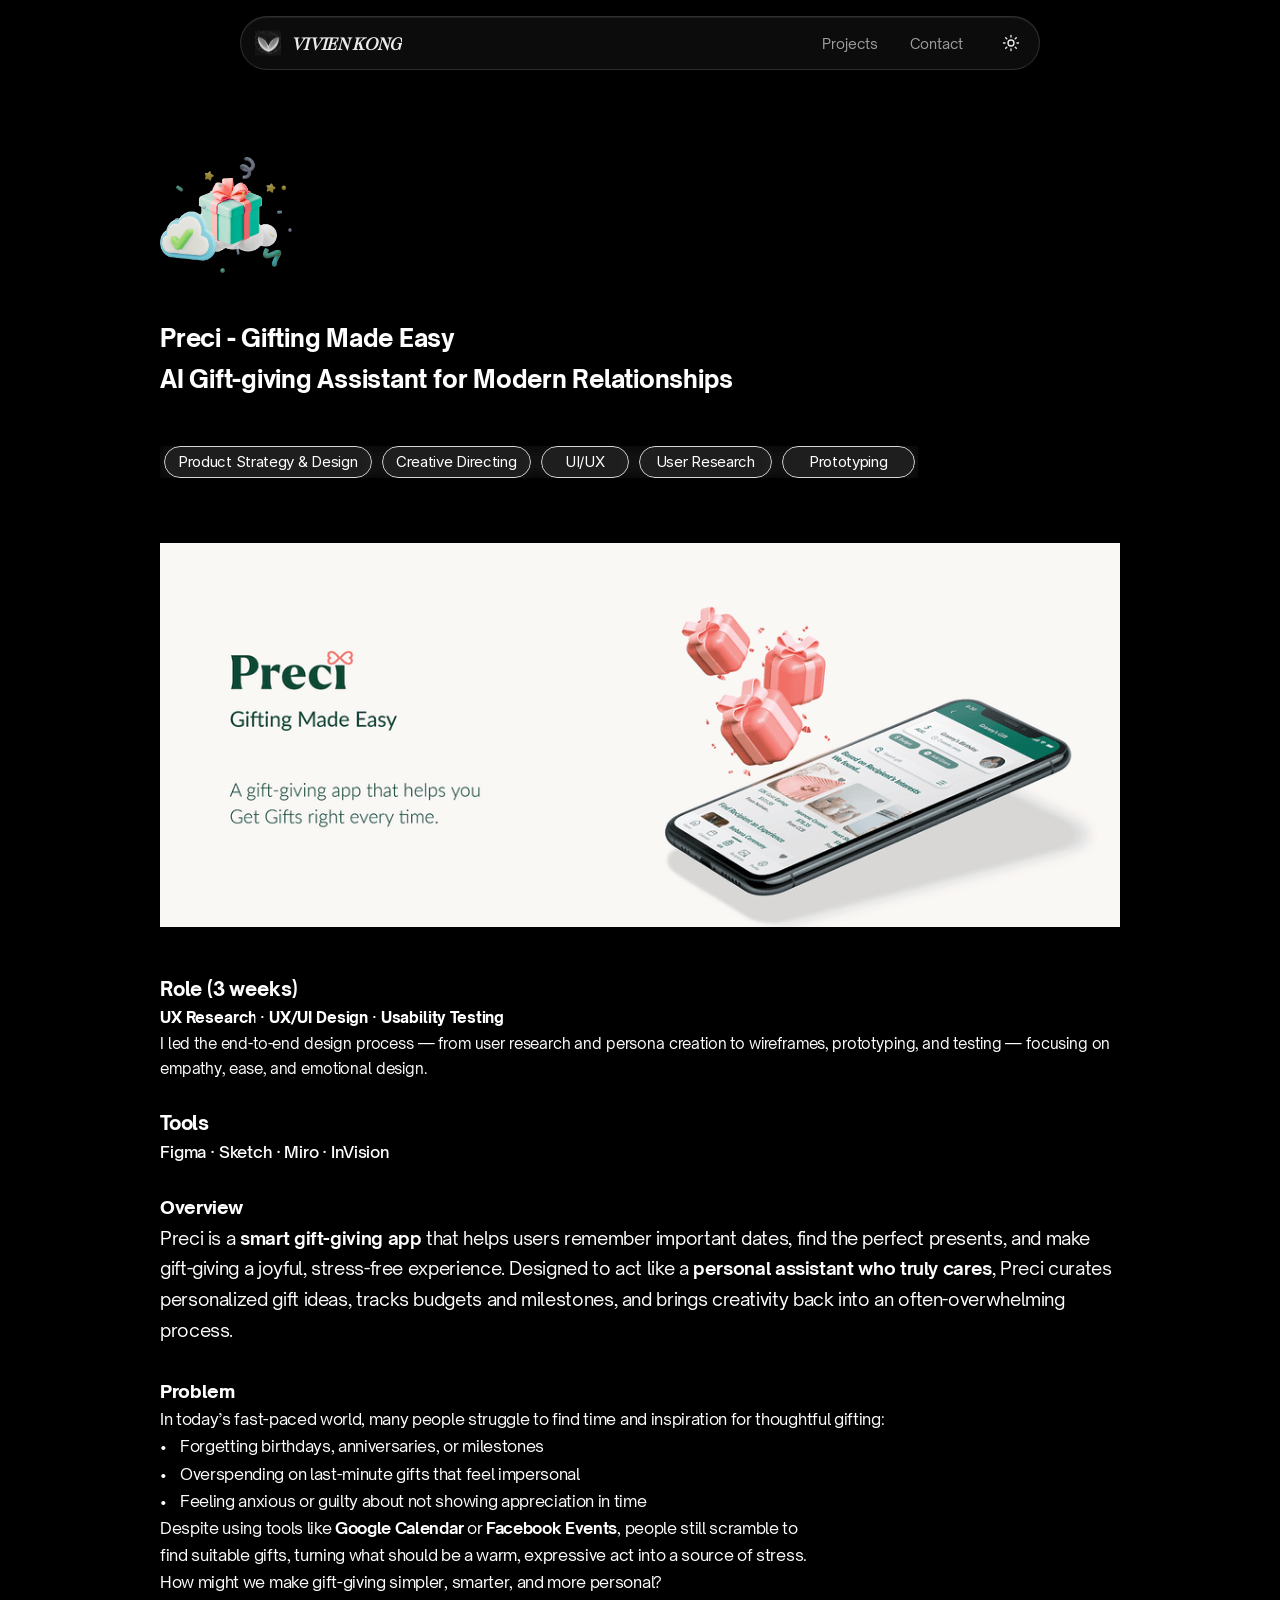
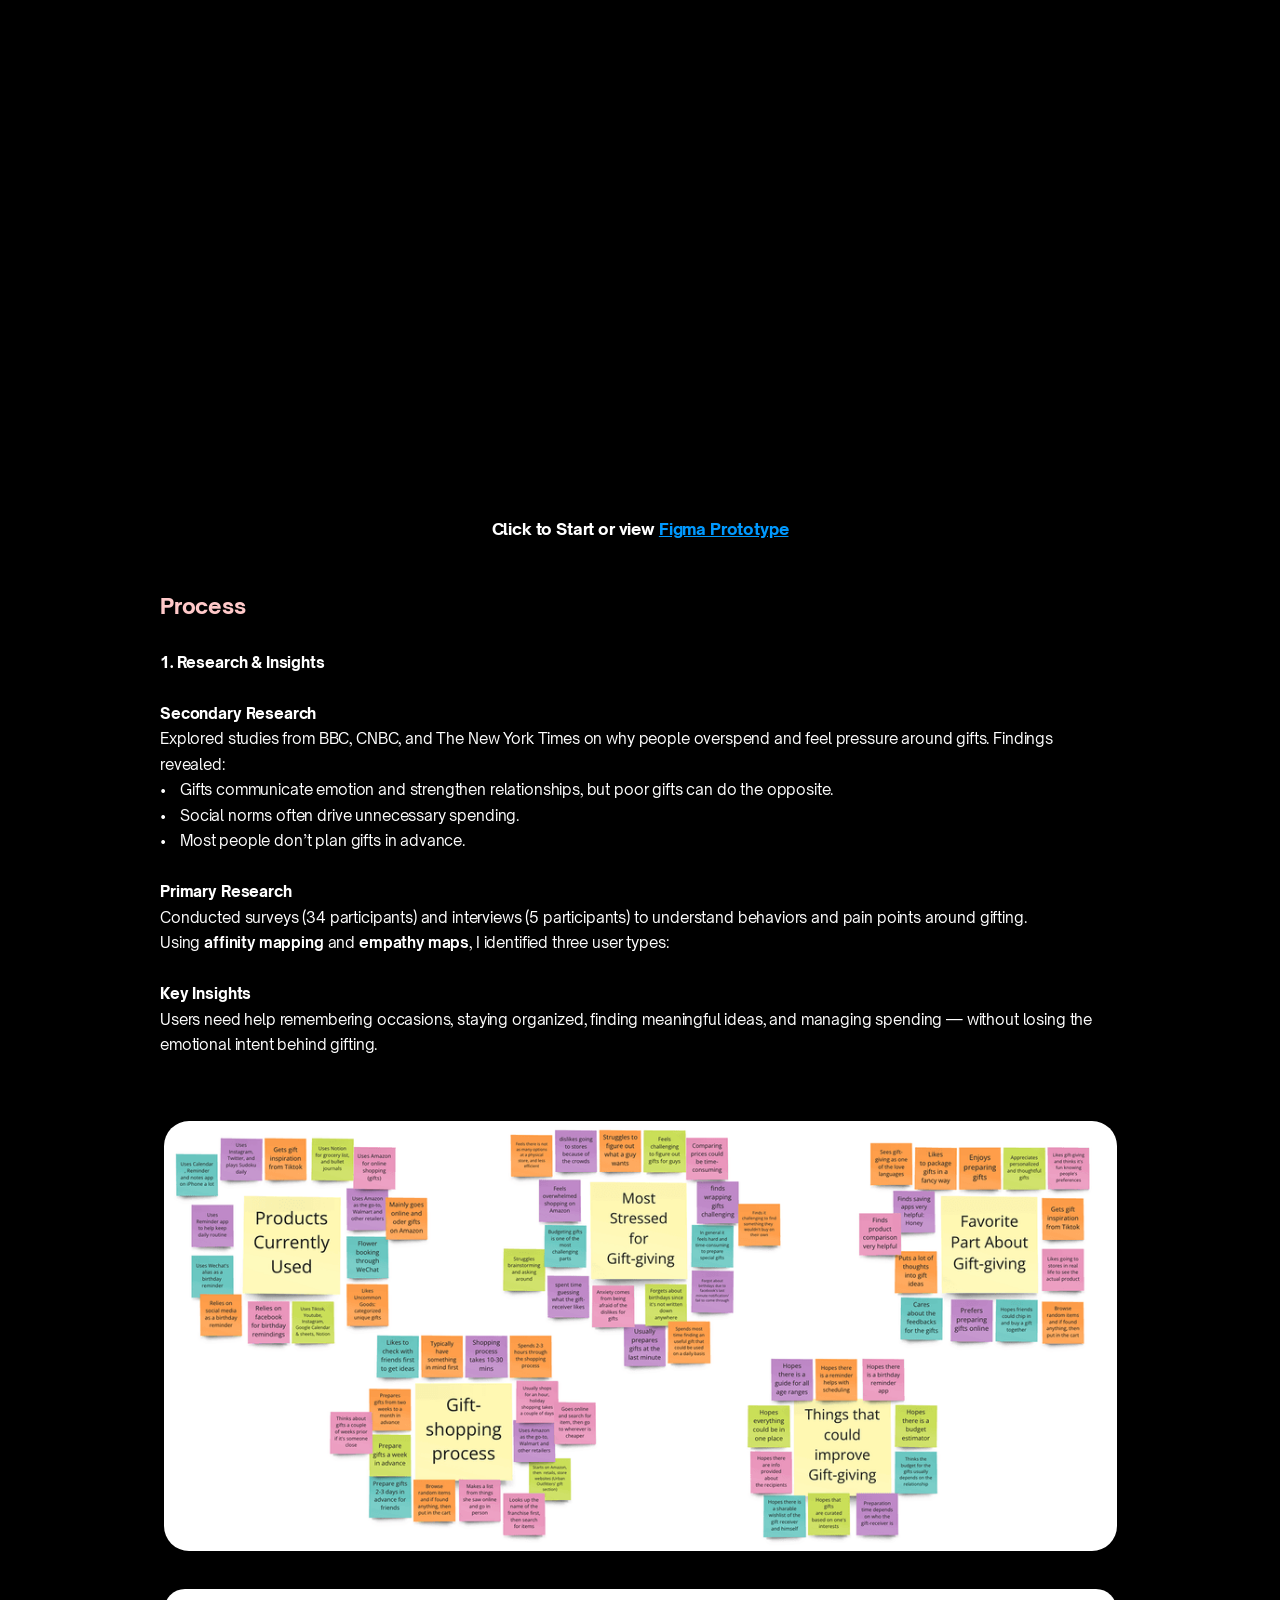
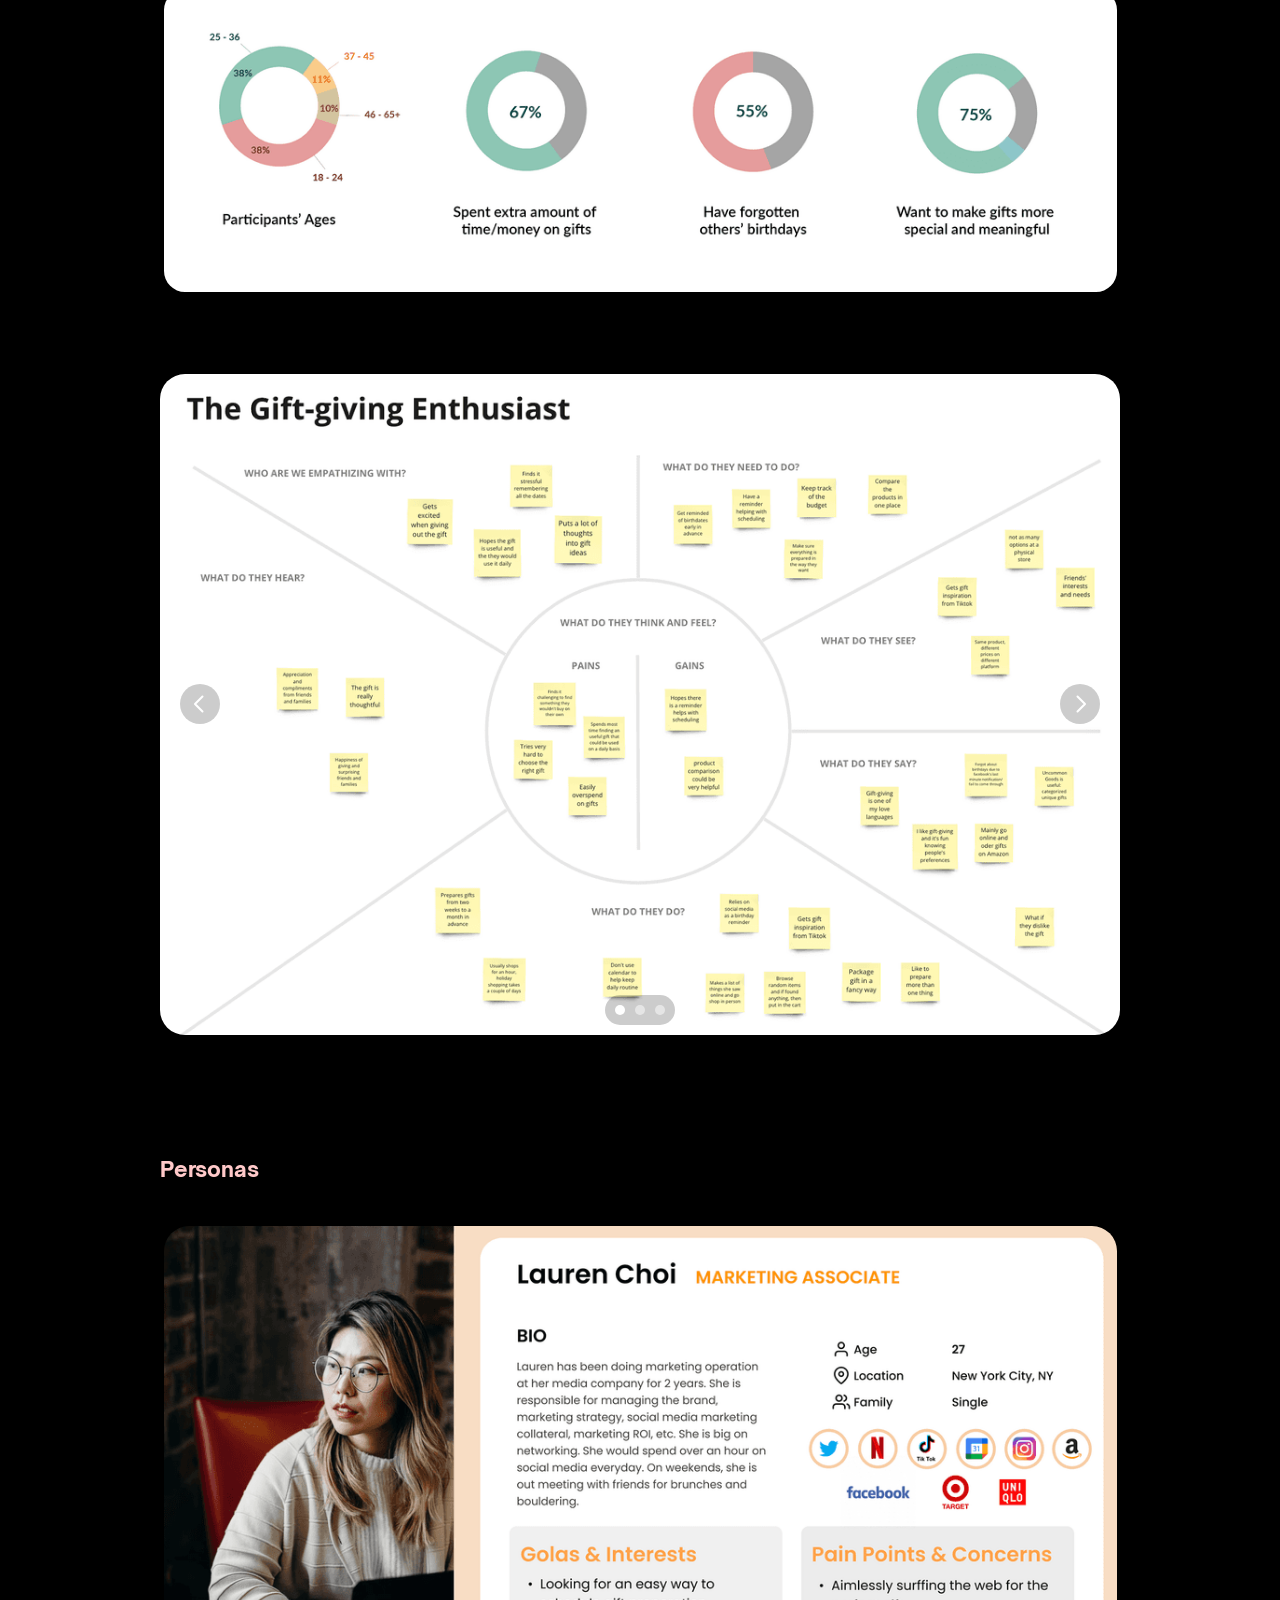
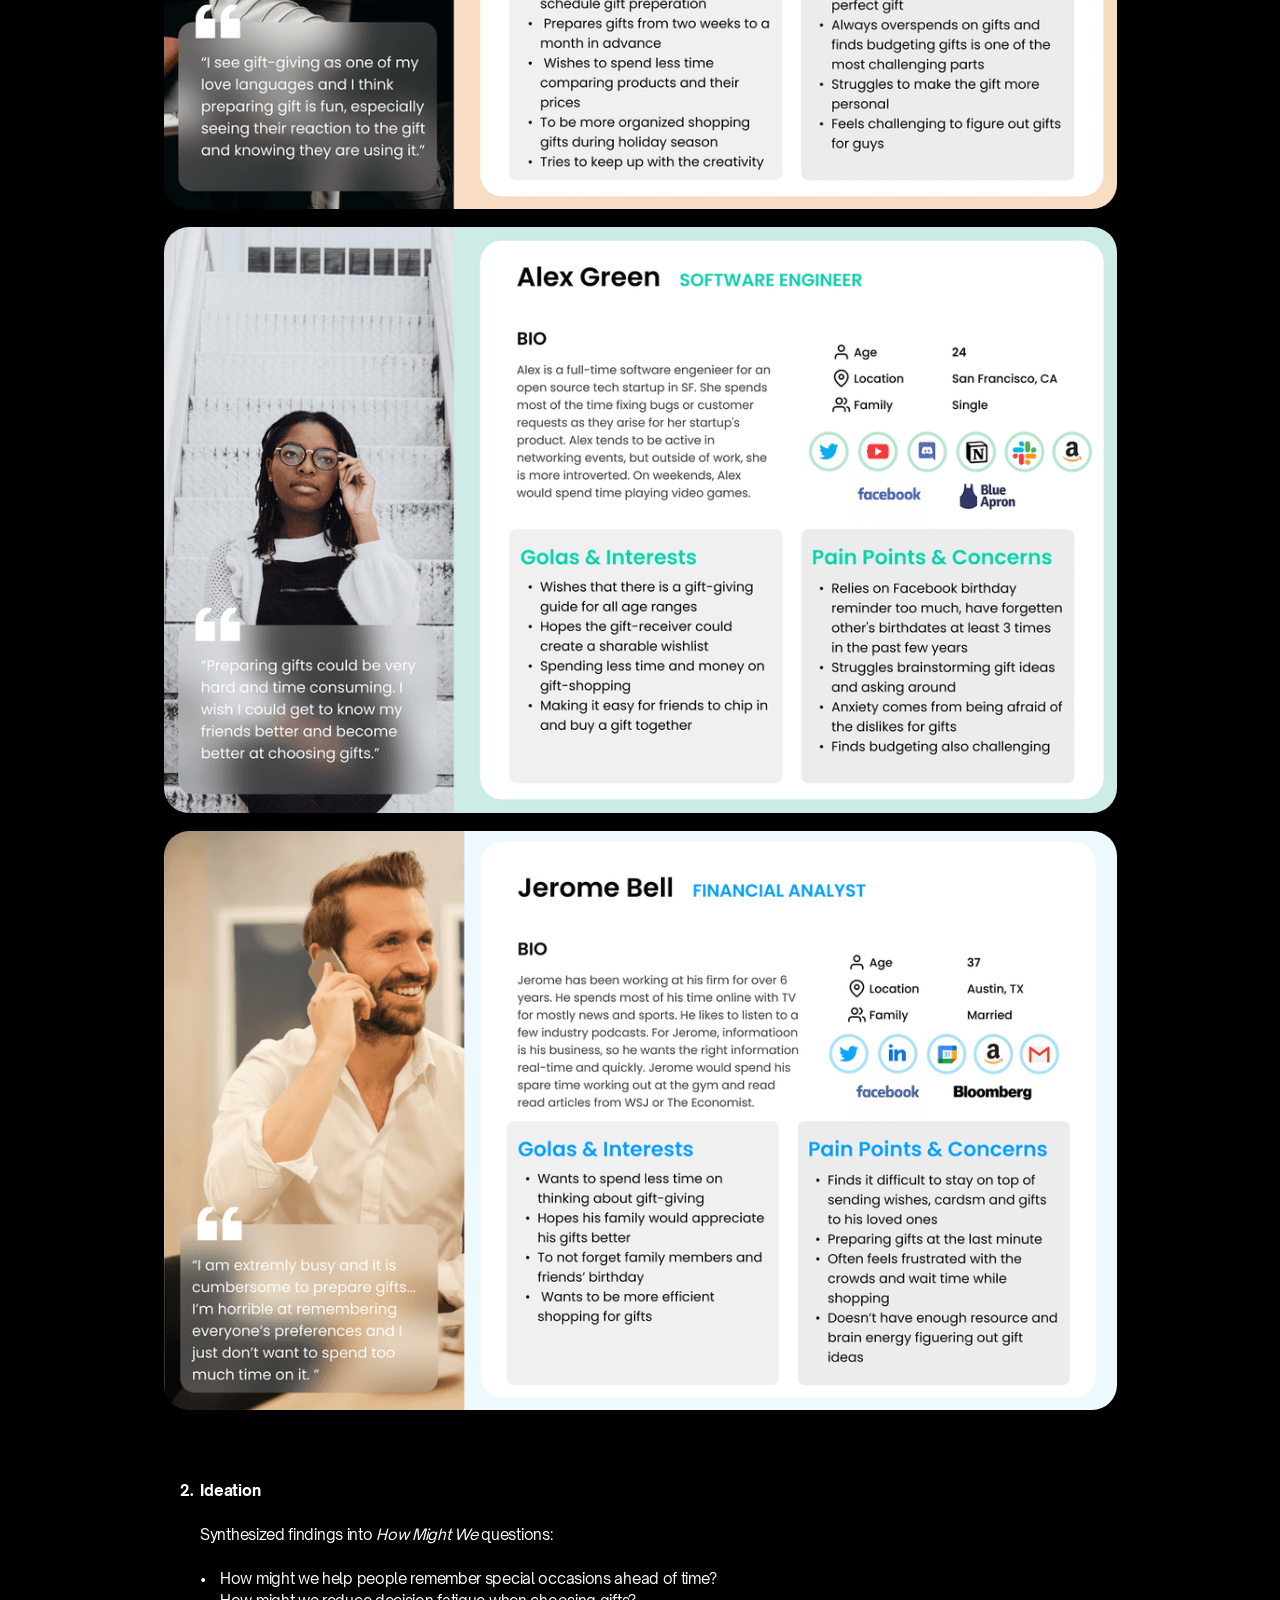
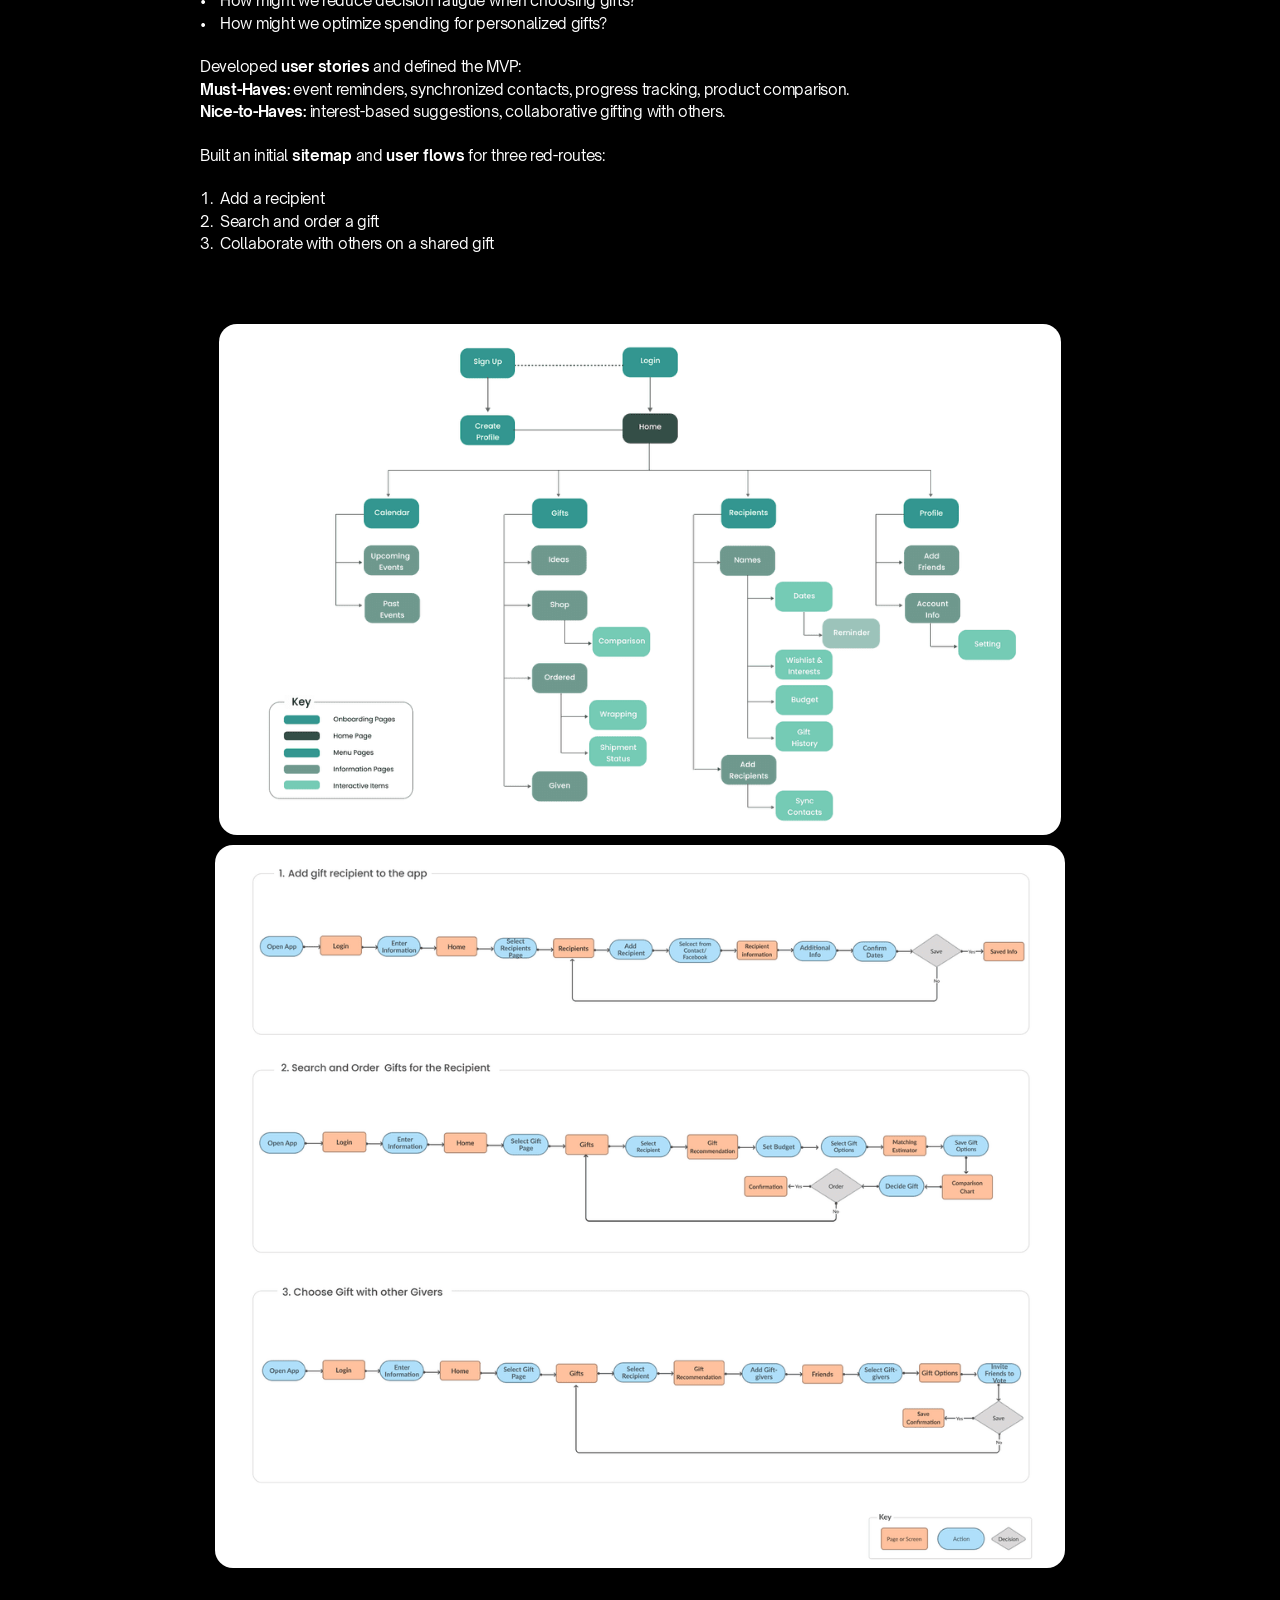
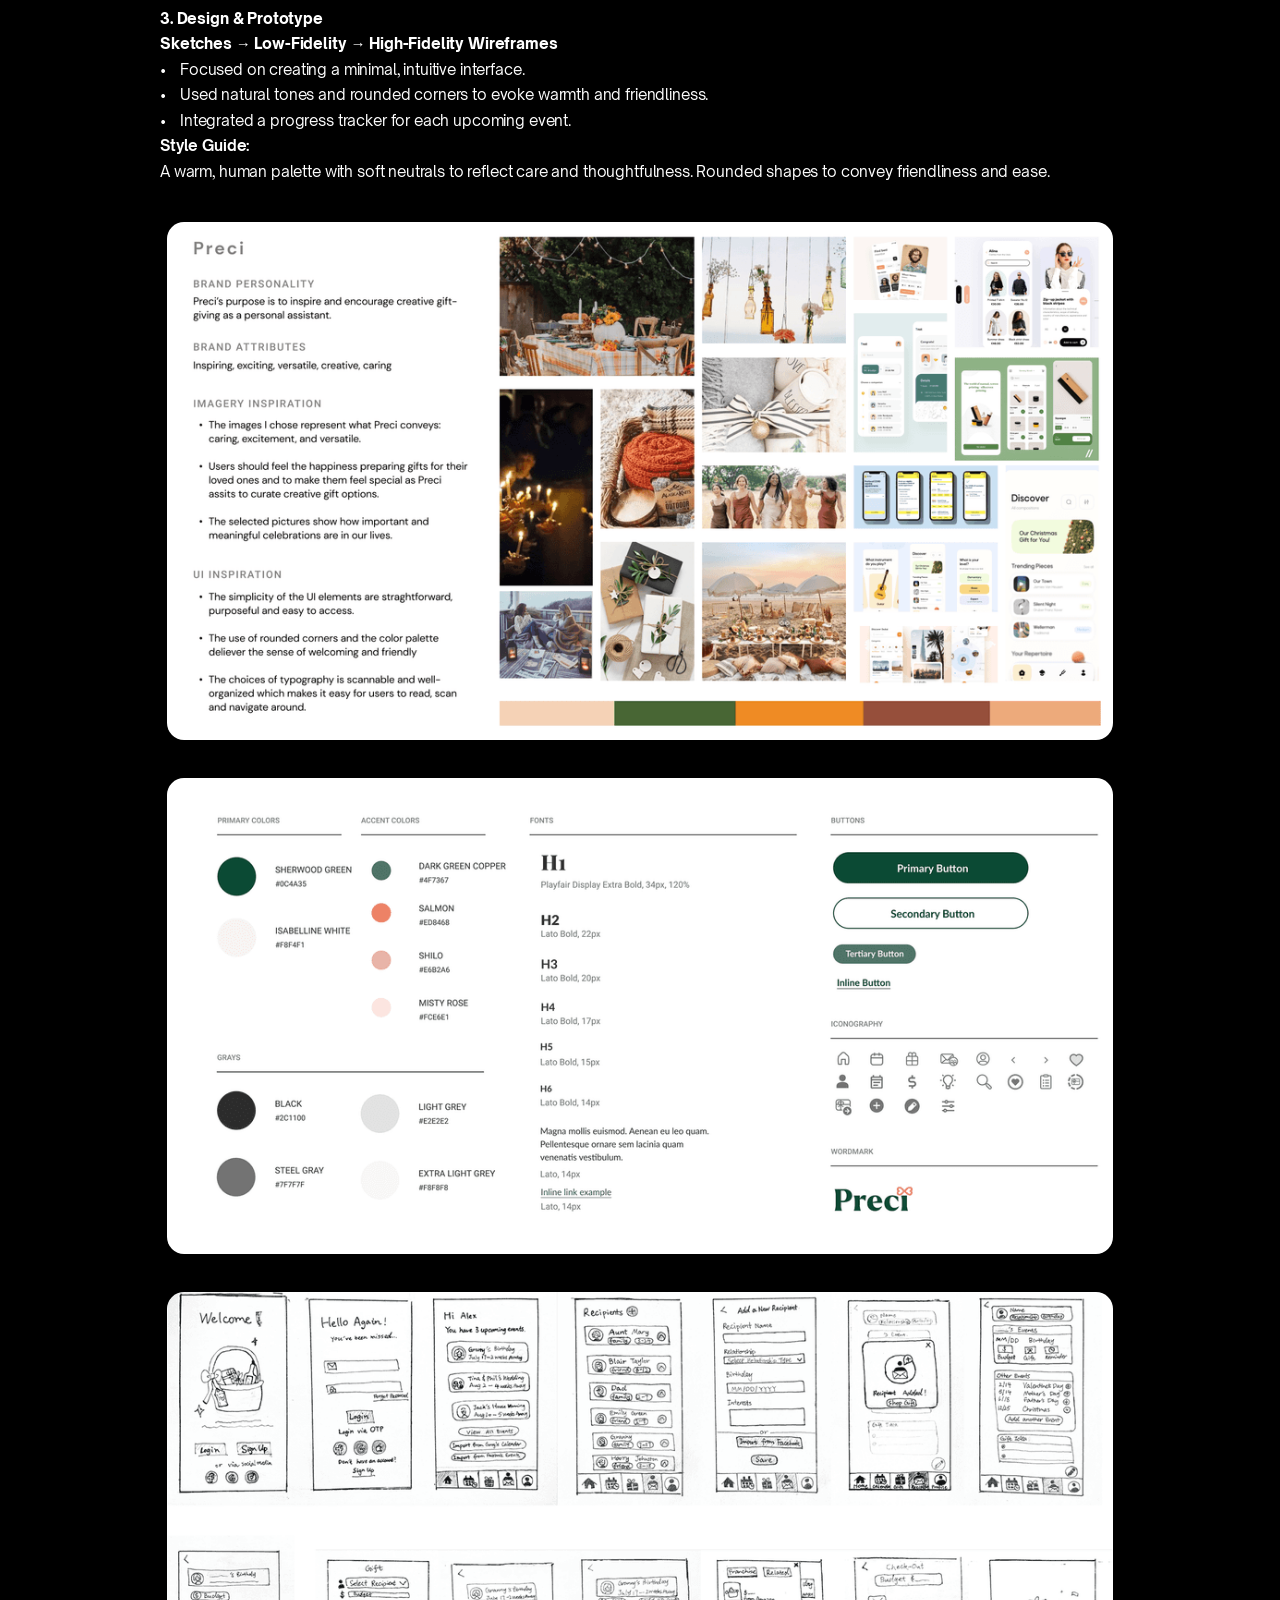
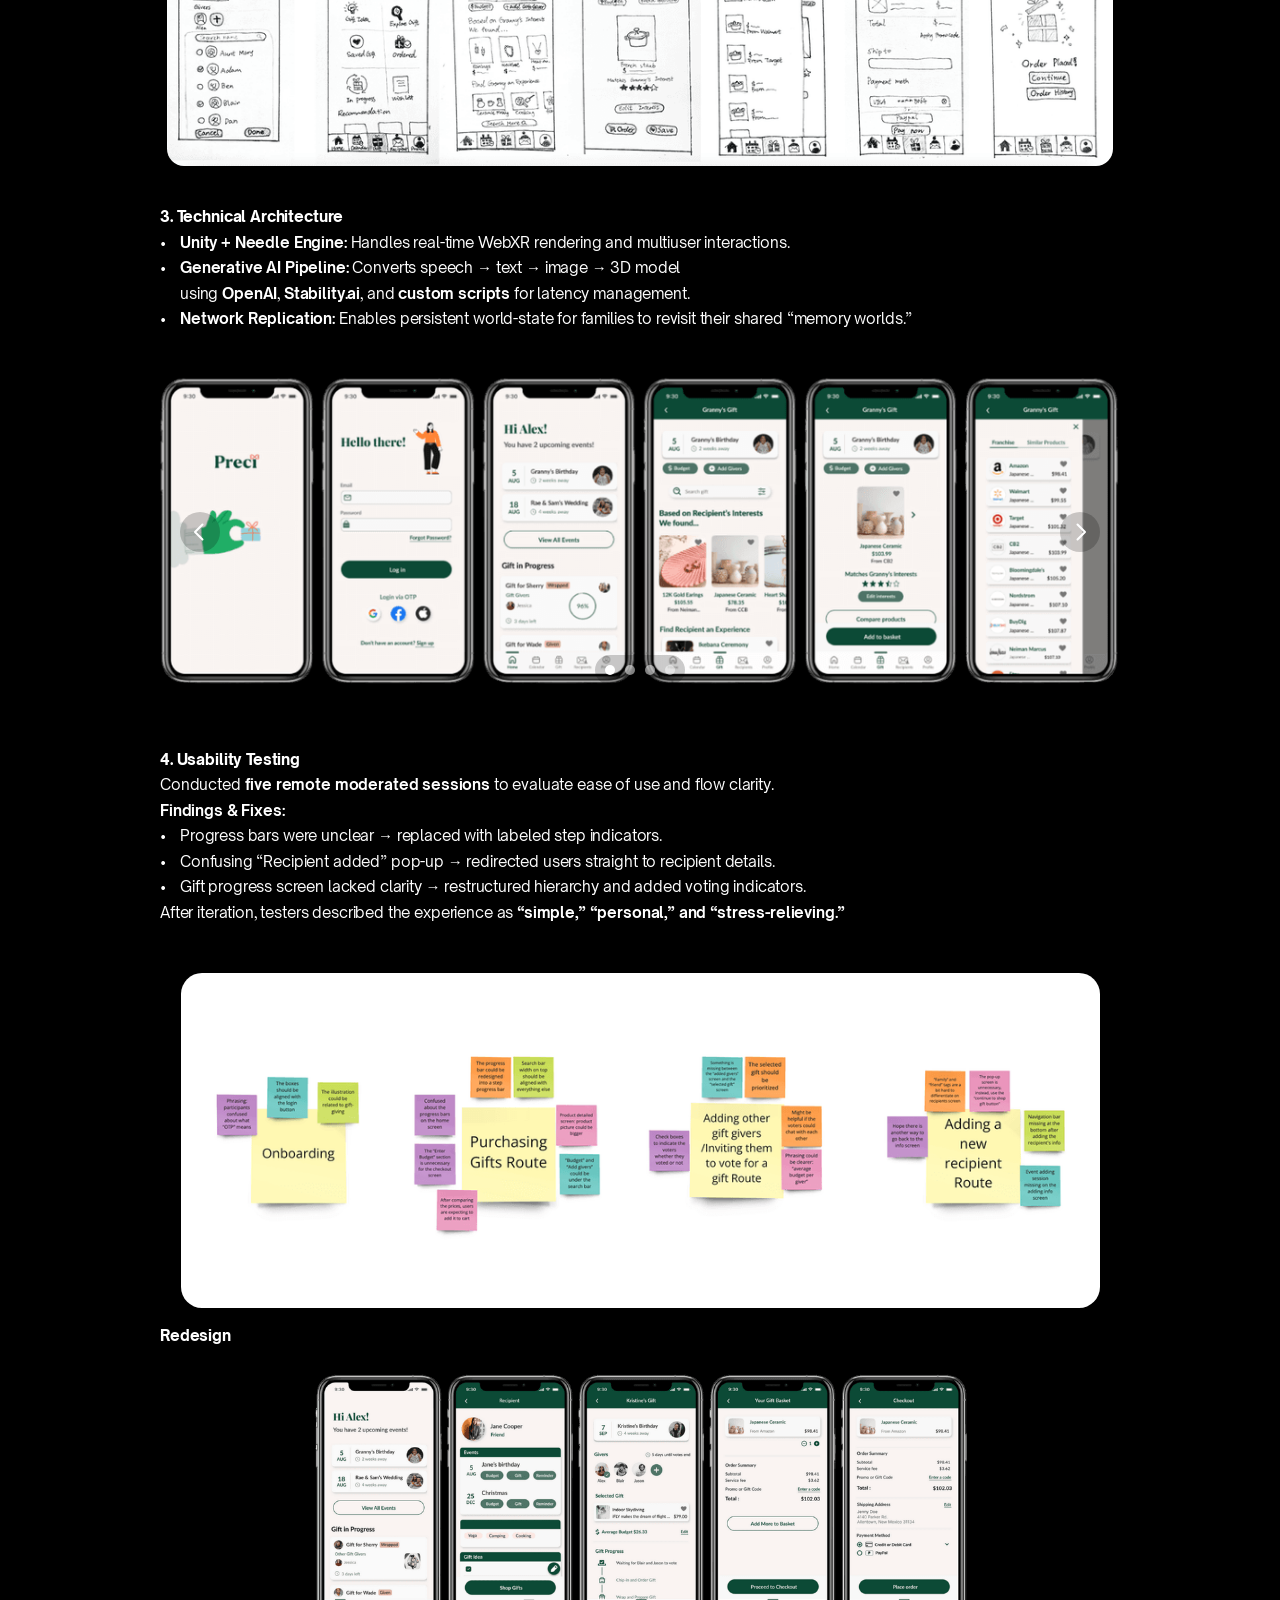
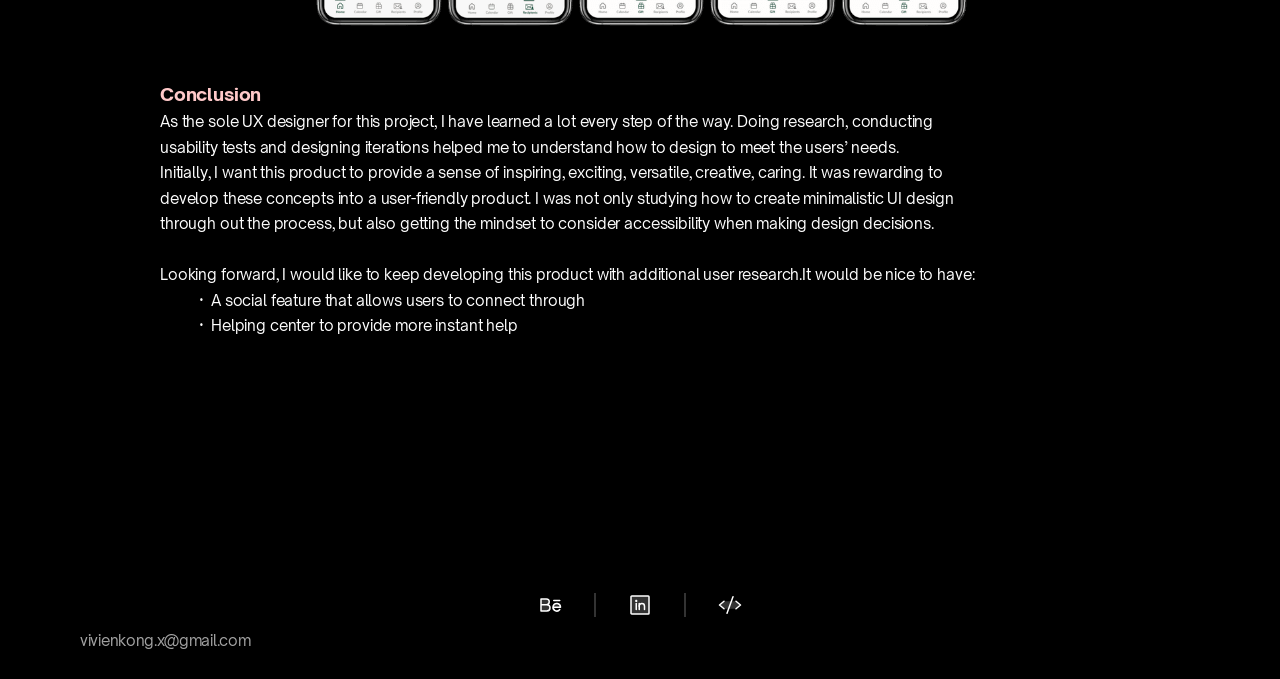
<file: preci/index.html>
<!doctype html>
<!-- Made in Framer · framer.com ✨ -->
<!-- Published May 27, 2026, 6:52 PM UTC -->
<html lang="en" data-redirect-timezone="1">
<head>
	<meta charset="utf-8">
	<script>try{document.documentElement.dataset.theme=localStorage.getItem("theme")==="light"?"light":"dark";}catch(e){document.documentElement.dataset.theme="dark";}</script>
	<link rel="stylesheet" href="/modules/framer-project-light.css?v=2">
	
	
	<script>try{if(localStorage.get("__framer_force_showing_editorbar_since")){const n=document.createElement("link");n.rel = "modulepreload";n.href="https://framer.com/edit/init.mjs";document.head.appendChild(n)}}catch(e){}</script>
	<!-- Start of headStart -->
    
    <!-- End of headStart -->
	<meta name="viewport" content="width=device-width">
	<meta name="generator" content="Framer e8a9766">
	<title>Preci</title>
    <meta name="description" content="Design Strategy | Creative Technology |  Story Telling |  Branding Consultant | Product Strategy
with systems thinking to craft meaningful products and experiences that solve problems at scale.">
    <meta name="framer-search-index" content="/modules/searchIndex-5Qb3MhodQpkg.json">
    <meta name="framer-search-index-fallback" content="/modules/searchIndex-IFTD3hxqTsKX.json">
    <meta name="framer-html-plugin" content="disable">
    <link href="/assets/4729f8d7445d2ca9-yBMYvYlLS1ClzayWfNuqyWegmZA.png" rel="icon" media="(prefers-color-scheme: light)">
    <link href="/assets/f461f0417eb05da2-KedpG2CBWZkfBuV8ODHak0QSdQ.gif" rel="icon" media="(prefers-color-scheme: dark)">
    <link rel="apple-touch-icon" href="/assets/0810425c3718c421-ShjFZV9MTYw51BcxbNfErc2fkOw.png">
    <!-- Open Graph / Facebook -->
    <meta property="og:type" content="website">
    <meta property="og:title" content="Preci">
    <meta property="og:description" content="Design Strategy | Creative Technology |  Story Telling |  Branding Consultant | Product Strategy
with systems thinking to craft meaningful products and experiences that solve problems at scale.">
    <meta property="og:image" content="/assets/c449853493e5d7cd-shXvAZsp667fiF8R4tHxDg8RtI.png">
    <!-- Twitter -->
    <meta name="twitter:card" content="summary_large_image">
    <meta name="twitter:title" content="Preci">
    <meta name="twitter:description" content="Design Strategy | Creative Technology |  Story Telling |  Branding Consultant | Product Strategy
with systems thinking to craft meaningful products and experiences that solve problems at scale.">
    <meta name="twitter:image" content="/assets/c449853493e5d7cd-shXvAZsp667fiF8R4tHxDg8RtI.png">
	
	<style data-framer-font-css>/* latin */
@font-face {
  font-family: 'Asul';
  font-style: normal;
  font-weight: 700;
  font-display: swap;
  src: url(/assets/ca6c838ded20a3cf-VuJxdNjKxYr40U8qSKHdOQ.woff2) format('woff2');
  unicode-range: U+0000-00FF, U+0131, U+0152-0153, U+02BB-02BC, U+02C6, U+02DA, U+02DC, U+0304, U+0308, U+0329, U+2000-206F, U+20AC, U+2122, U+2191, U+2193, U+2212, U+2215, U+FEFF, U+FFFD;
}
/* cyrillic-ext */
@font-face {
  font-family: 'Geist';
  font-style: normal;
  font-weight: 500;
  font-display: swap;
  src: url(/assets/935506314c7dd345-gyBhhwUxId8gMGYQMKR3pzfaWI_RruMIl5na-1Q.woff2) format('woff2');
  unicode-range: U+0460-052F, U+1C80-1C8A, U+20B4, U+2DE0-2DFF, U+A640-A69F, U+FE2E-FE2F;
}
/* cyrillic */
@font-face {
  font-family: 'Geist';
  font-style: normal;
  font-weight: 500;
  font-display: swap;
  src: url(/assets/5ad72be4dfbce5fc-gyBhhwUxId8gMGYQMKR3pzfaWI_RruMInpna-1Q.woff2) format('woff2');
  unicode-range: U+0301, U+0400-045F, U+0490-0491, U+04B0-04B1, U+2116;
}
/* vietnamese */
@font-face {
  font-family: 'Geist';
  font-style: normal;
  font-weight: 500;
  font-display: swap;
  src: url(/assets/c10825cef1a6409c-gyBhhwUxId8gMGYQMKR3pzfaWI_RruMIlZna-1Q.woff2) format('woff2');
  unicode-range: U+0102-0103, U+0110-0111, U+0128-0129, U+0168-0169, U+01A0-01A1, U+01AF-01B0, U+0300-0301, U+0303-0304, U+0308-0309, U+0323, U+0329, U+1EA0-1EF9, U+20AB;
}
/* latin-ext */
@font-face {
  font-family: 'Geist';
  font-style: normal;
  font-weight: 500;
  font-display: swap;
  src: url(/assets/ff5ac45f5664c05b-gyBhhwUxId8gMGYQMKR3pzfaWI_RruMIlJna-1Q.woff2) format('woff2');
  unicode-range: U+0100-02BA, U+02BD-02C5, U+02C7-02CC, U+02CE-02D7, U+02DD-02FF, U+0304, U+0308, U+0329, U+1D00-1DBF, U+1E00-1E9F, U+1EF2-1EFF, U+2020, U+20A0-20AB, U+20AD-20C0, U+2113, U+2C60-2C7F, U+A720-A7FF;
}
/* latin */
@font-face {
  font-family: 'Geist';
  font-style: normal;
  font-weight: 500;
  font-display: swap;
  src: url(/assets/be898e0cdeb75c62-gyBhhwUxId8gMGYQMKR3pzfaWI_RruMImpna.woff2) format('woff2');
  unicode-range: U+0000-00FF, U+0131, U+0152-0153, U+02BB-02BC, U+02C6, U+02DA, U+02DC, U+0304, U+0308, U+0329, U+2000-206F, U+20AC, U+2122, U+2191, U+2193, U+2212, U+2215, U+FEFF, U+FFFD;
}
/* latin-ext */
@font-face {
  font-family: 'Instrument Serif';
  font-style: italic;
  font-weight: 400;
  font-display: swap;
  src: url(/assets/ad94e0845b567b3e-jizHRFtNs2ka5fXjeivQ4LroWlx-6zAjgn7MsNo.woff2) format('woff2');
  unicode-range: U+0100-02BA, U+02BD-02C5, U+02C7-02CC, U+02CE-02D7, U+02DD-02FF, U+0304, U+0308, U+0329, U+1D00-1DBF, U+1E00-1E9F, U+1EF2-1EFF, U+2020, U+20A0-20AB, U+20AD-20C0, U+2113, U+2C60-2C7F, U+A720-A7FF;
}
/* latin */
@font-face {
  font-family: 'Instrument Serif';
  font-style: italic;
  font-weight: 400;
  font-display: swap;
  src: url(/assets/0d985700e8380551-jizHRFtNs2ka5fXjeivQ4LroWlx-6zAjjH7M.woff2) format('woff2');
  unicode-range: U+0000-00FF, U+0131, U+0152-0153, U+02BB-02BC, U+02C6, U+02DA, U+02DC, U+0304, U+0308, U+0329, U+2000-206F, U+20AC, U+2122, U+2191, U+2193, U+2212, U+2215, U+FEFF, U+FFFD;
}
/* latin-ext */
@font-face {
  font-family: 'Instrument Serif';
  font-style: normal;
  font-weight: 400;
  font-display: swap;
  src: url(/assets/41fe32a095c15375-jizBRFtNs2ka5fXjeivQ4LroWlx-6zsTjmbI.woff2) format('woff2');
  unicode-range: U+0100-02BA, U+02BD-02C5, U+02C7-02CC, U+02CE-02D7, U+02DD-02FF, U+0304, U+0308, U+0329, U+1D00-1DBF, U+1E00-1E9F, U+1EF2-1EFF, U+2020, U+20A0-20AB, U+20AD-20C0, U+2113, U+2C60-2C7F, U+A720-A7FF;
}
/* latin */
@font-face {
  font-family: 'Instrument Serif';
  font-style: normal;
  font-weight: 400;
  font-display: swap;
  src: url(/assets/05103e2a779c2bd1-jizBRFtNs2ka5fXjeivQ4LroWlx-6zUTjg.woff2) format('woff2');
  unicode-range: U+0000-00FF, U+0131, U+0152-0153, U+02BB-02BC, U+02C6, U+02DA, U+02DC, U+0304, U+0308, U+0329, U+2000-206F, U+20AC, U+2122, U+2191, U+2193, U+2212, U+2215, U+FEFF, U+FFFD;
}
/* cyrillic-ext */
@font-face {
  font-family: 'Inter';
  font-style: normal;
  font-weight: 300;
  font-display: swap;
  src: url(/assets/79909999217a6ae1-UcCO3FwrK3iLTeHuS_nVMrMxCp50SjIw2boKoduKmMEVuOKfAZJhiI2B.woff2) format('woff2');
  unicode-range: U+0460-052F, U+1C80-1C8A, U+20B4, U+2DE0-2DFF, U+A640-A69F, U+FE2E-FE2F;
}
/* cyrillic */
@font-face {
  font-family: 'Inter';
  font-style: normal;
  font-weight: 300;
  font-display: swap;
  src: url(/assets/d75245ed4dece25f-UcCO3FwrK3iLTeHuS_nVMrMxCp50SjIw2boKoduKmMEVuOKfAZthiI2B.woff2) format('woff2');
  unicode-range: U+0301, U+0400-045F, U+0490-0491, U+04B0-04B1, U+2116;
}
/* greek-ext */
@font-face {
  font-family: 'Inter';
  font-style: normal;
  font-weight: 300;
  font-display: swap;
  src: url(/assets/ac3f437931afd44d-UcCO3FwrK3iLTeHuS_nVMrMxCp50SjIw2boKoduKmMEVuOKfAZNhiI2B.woff2) format('woff2');
  unicode-range: U+1F00-1FFF;
}
/* greek */
@font-face {
  font-family: 'Inter';
  font-style: normal;
  font-weight: 300;
  font-display: swap;
  src: url(/assets/36a7e016f9d5c939-UcCO3FwrK3iLTeHuS_nVMrMxCp50SjIw2boKoduKmMEVuOKfAZxhiI2B.woff2) format('woff2');
  unicode-range: U+0370-0377, U+037A-037F, U+0384-038A, U+038C, U+038E-03A1, U+03A3-03FF;
}
/* vietnamese */
@font-face {
  font-family: 'Inter';
  font-style: normal;
  font-weight: 300;
  font-display: swap;
  src: url(/assets/6e1cc28ee3a903ee-UcCO3FwrK3iLTeHuS_nVMrMxCp50SjIw2boKoduKmMEVuOKfAZBhiI2B.woff2) format('woff2');
  unicode-range: U+0102-0103, U+0110-0111, U+0128-0129, U+0168-0169, U+01A0-01A1, U+01AF-01B0, U+0300-0301, U+0303-0304, U+0308-0309, U+0323, U+0329, U+1EA0-1EF9, U+20AB;
}
/* latin-ext */
@font-face {
  font-family: 'Inter';
  font-style: normal;
  font-weight: 300;
  font-display: swap;
  src: url(/assets/caea67f8c294aef3-UcCO3FwrK3iLTeHuS_nVMrMxCp50SjIw2boKoduKmMEVuOKfAZFhiI2B.woff2) format('woff2');
  unicode-range: U+0100-02BA, U+02BD-02C5, U+02C7-02CC, U+02CE-02D7, U+02DD-02FF, U+0304, U+0308, U+0329, U+1D00-1DBF, U+1E00-1E9F, U+1EF2-1EFF, U+2020, U+20A0-20AB, U+20AD-20C0, U+2113, U+2C60-2C7F, U+A720-A7FF;
}
/* latin */
@font-face {
  font-family: 'Inter';
  font-style: normal;
  font-weight: 300;
  font-display: swap;
  src: url(/assets/45c8e65a77161d5f-UcCO3FwrK3iLTeHuS_nVMrMxCp50SjIw2boKoduKmMEVuOKfAZ9hiA.woff2) format('woff2');
  unicode-range: U+0000-00FF, U+0131, U+0152-0153, U+02BB-02BC, U+02C6, U+02DA, U+02DC, U+0304, U+0308, U+0329, U+2000-206F, U+20AC, U+2122, U+2191, U+2193, U+2212, U+2215, U+FEFF, U+FFFD;
}
/* cyrillic-ext */
@font-face {
  font-family: 'Plus Jakarta Sans';
  font-style: normal;
  font-weight: 700;
  font-display: swap;
  src: url(/assets/e49c149f397dc4bc-LDIbaomQNQcsA88c7O9yZ4KMCoOg4IA6-91aHEjcWuA_Tkn9QB_VIKg.woff2) format('woff2');
  unicode-range: U+0460-052F, U+1C80-1C8A, U+20B4, U+2DE0-2DFF, U+A640-A69F, U+FE2E-FE2F;
}
/* vietnamese */
@font-face {
  font-family: 'Plus Jakarta Sans';
  font-style: normal;
  font-weight: 700;
  font-display: swap;
  src: url(/assets/de415cb0b7d2bef3-LDIbaomQNQcsA88c7O9yZ4KMCoOg4IA6-91aHEjcWuA_Tkn9Qh_VIKg.woff2) format('woff2');
  unicode-range: U+0102-0103, U+0110-0111, U+0128-0129, U+0168-0169, U+01A0-01A1, U+01AF-01B0, U+0300-0301, U+0303-0304, U+0308-0309, U+0323, U+0329, U+1EA0-1EF9, U+20AB;
}
/* latin-ext */
@font-face {
  font-family: 'Plus Jakarta Sans';
  font-style: normal;
  font-weight: 700;
  font-display: swap;
  src: url(/assets/2cd78528fcde0182-LDIbaomQNQcsA88c7O9yZ4KMCoOg4IA6-91aHEjcWuA_Tkn9Qx_VIKg.woff2) format('woff2');
  unicode-range: U+0100-02BA, U+02BD-02C5, U+02C7-02CC, U+02CE-02D7, U+02DD-02FF, U+0304, U+0308, U+0329, U+1D00-1DBF, U+1E00-1E9F, U+1EF2-1EFF, U+2020, U+20A0-20AB, U+20AD-20C0, U+2113, U+2C60-2C7F, U+A720-A7FF;
}
/* latin */
@font-face {
  font-family: 'Plus Jakarta Sans';
  font-style: normal;
  font-weight: 700;
  font-display: swap;
  src: url(/assets/850ef53d5138b620-LDIbaomQNQcsA88c7O9yZ4KMCoOg4IA6-91aHEjcWuA_Tkn9TR_V.woff2) format('woff2');
  unicode-range: U+0000-00FF, U+0131, U+0152-0153, U+02BB-02BC, U+02C6, U+02DA, U+02DC, U+0304, U+0308, U+0329, U+2000-206F, U+20AC, U+2122, U+2191, U+2193, U+2212, U+2215, U+FEFF, U+FFFD;
}
/* cyrillic-ext */
@font-face {
  font-family: 'Geist Mono';
  font-style: normal;
  font-weight: 500;
  src: url(/assets/c206f4682142217a-or3yQ6H-1_WfwkMZI_qYPLs1a-t7PU0AbeEPKK5Z5ClqOw.woff2) format('woff2');
  unicode-range: U+0460-052F, U+1C80-1C8A, U+20B4, U+2DE0-2DFF, U+A640-A69F, U+FE2E-FE2F;
}
/* cyrillic */
@font-face {
  font-family: 'Geist Mono';
  font-style: normal;
  font-weight: 500;
  src: url(/assets/a2c26a3c33ca73b1-or3yQ6H-1_WfwkMZI_qYPLs1a-t7PU0AbeEPKK5Q5ClqOw.woff2) format('woff2');
  unicode-range: U+0301, U+0400-045F, U+0490-0491, U+04B0-04B1, U+2116;
}
/* symbols2 */
@font-face {
  font-family: 'Geist Mono';
  font-style: normal;
  font-weight: 500;
  src: url(/assets/a605909495e8b831-or3yQ6H-1_WfwkMZI_qYPLs1a-t7PU0AbeEPKK7uxQxXAuk.woff2) format('woff2');
  unicode-range: U+2000-2001, U+2004-2008, U+200A, U+23B8-23BD, U+2500-259F;
}
/* vietnamese */
@font-face {
  font-family: 'Geist Mono';
  font-style: normal;
  font-weight: 500;
  src: url(/assets/0bde1b83c7a221c4-or3yQ6H-1_WfwkMZI_qYPLs1a-t7PU0AbeEPKK5b5ClqOw.woff2) format('woff2');
  unicode-range: U+0102-0103, U+0110-0111, U+0128-0129, U+0168-0169, U+01A0-01A1, U+01AF-01B0, U+0300-0301, U+0303-0304, U+0308-0309, U+0323, U+0329, U+1EA0-1EF9, U+20AB;
}
/* latin-ext */
@font-face {
  font-family: 'Geist Mono';
  font-style: normal;
  font-weight: 500;
  src: url(/assets/18e3c1f452e99dbc-or3yQ6H-1_WfwkMZI_qYPLs1a-t7PU0AbeEPKK5a5ClqOw.woff2) format('woff2');
  unicode-range: U+0100-02BA, U+02BD-02C5, U+02C7-02CC, U+02CE-02D7, U+02DD-02FF, U+0304, U+0308, U+0329, U+1D00-1DBF, U+1E00-1E9F, U+1EF2-1EFF, U+2020, U+20A0-20AB, U+20AD-20C0, U+2113, U+2C60-2C7F, U+A720-A7FF;
}
/* latin */
@font-face {
  font-family: 'Geist Mono';
  font-style: normal;
  font-weight: 500;
  src: url(/assets/53f256c9002915ae-or3yQ6H-1_WfwkMZI_qYPLs1a-t7PU0AbeEPKK5U5Ck.woff2) format('woff2');
  unicode-range: U+0000-00FF, U+0131, U+0152-0153, U+02BB-02BC, U+02C6, U+02DA, U+02DC, U+0304, U+0308, U+0329, U+2000-206F, U+20AC, U+2122, U+2191, U+2193, U+2212, U+2215, U+FEFF, U+FFFD;
}

@font-face { font-family: "Flow Circular"; src: url("/assets/07b8e204a6f246d5-lJwB-pc4j2F-H8YKuyvfxdZ45iLpWdr2rIg.woff2"); font-style: normal; font-weight: 400 }
@font-face { font-family: "Inter"; src: url("/assets/ba02b29b109b0773-5vvr9Vy74if2I6bQbJvbw7SY1pQ.woff2"); font-display: swap; font-style: normal; font-weight: 400; unicode-range: U+0460-052F, U+1C80-1C88, U+20B4, U+2DE0-2DFF, U+A640-A69F, U+FE2E-FE2F }
@font-face { font-family: "Inter"; src: url("/assets/d342a0351181483e-EOr0mi4hNtlgWNn9if640EZzXCo.woff2"); font-display: swap; font-style: normal; font-weight: 400; unicode-range: U+0301, U+0400-045F, U+0490-0491, U+04B0-04B1, U+2116 }
@font-face { font-family: "Inter"; src: url("/assets/29ec2a1bd449544c-Y9k9QrlZAqio88Klkmbd8VoMQc.woff2"); font-display: swap; font-style: normal; font-weight: 400; unicode-range: U+1F00-1FFF }
@font-face { font-family: "Inter"; src: url("/assets/2666a469c59bd1f6-OYrD2tBIBPvoJXiIHnLoOXnY9M.woff2"); font-display: swap; font-style: normal; font-weight: 400; unicode-range: U+0370-03FF }
@font-face { font-family: "Inter"; src: url("/assets/ca74d6701961184b-JeYwfuaPfZHQhEG8U5gtPDZ7WQ.woff2"); font-display: swap; font-style: normal; font-weight: 400; unicode-range: U+0100-024F, U+0259, U+1E00-1EFF, U+2020, U+20A0-20AB, U+20AD-20CF, U+2113, U+2C60-2C7F, U+A720-A7FF }
@font-face { font-family: "Inter"; src: url("/assets/5afd6099115c5013-GrgcKwrN6d3Uz8EwcLHZxwEfC4.woff2"); font-display: swap; font-style: normal; font-weight: 400; unicode-range: U+0000-00FF, U+0131, U+0152-0153, U+02BB-02BC, U+02C6, U+02DA, U+02DC, U+2000-206F, U+2070, U+2074-207E, U+2080-208E, U+20AC, U+2122, U+2191, U+2193, U+2212, U+2215, U+FEFF, U+FFFD }
@font-face { font-family: "Inter"; src: url("/assets/b055aed328b37954-b6Y37FthZeALduNqHicBT6FutY.woff2"); font-display: swap; font-style: normal; font-weight: 400; unicode-range: U+0102-0103, U+0110-0111, U+0128-0129, U+0168-0169, U+01A0-01A1, U+01AF-01B0, U+1EA0-1EF9, U+20AB }
@font-face { font-family: "Inter"; src: url("/assets/3d473effb90fe382-CfMzU8w2e7tHgF4T4rATMPuWosA.woff2"); font-display: swap; font-style: italic; font-weight: 400; unicode-range: U+0460-052F, U+1C80-1C88, U+20B4, U+2DE0-2DFF, U+A640-A69F, U+FE2E-FE2F }
@font-face { font-family: "Inter"; src: url("/assets/79cc69148c964e21-867QObYax8ANsfX4TGEVU9YiCM.woff2"); font-display: swap; font-style: italic; font-weight: 400; unicode-range: U+0301, U+0400-045F, U+0490-0491, U+04B0-04B1, U+2116 }
@font-face { font-family: "Inter"; src: url("/assets/39874444e1b09902-Oyn2ZbENFdnW7mt2Lzjk1h9Zb9k.woff2"); font-display: swap; font-style: italic; font-weight: 400; unicode-range: U+1F00-1FFF }
@font-face { font-family: "Inter"; src: url("/assets/b8b4c65d650e8243-cdAe8hgZ1cMyLu9g005pAW3xMo.woff2"); font-display: swap; font-style: italic; font-weight: 400; unicode-range: U+0370-03FF }
@font-face { font-family: "Inter"; src: url("/assets/0cdb6a6ecb3a70ce-DOfvtmE1UplCq161m6Hj8CSQYg.woff2"); font-display: swap; font-style: italic; font-weight: 400; unicode-range: U+0100-024F, U+0259, U+1E00-1EFF, U+2020, U+20A0-20AB, U+20AD-20CF, U+2113, U+2C60-2C7F, U+A720-A7FF }
@font-face { font-family: "Inter"; src: url("/assets/1ef5587c1bcb244c-pKRFNWFoZl77qYCAIp84lN1h944.woff2"); font-display: swap; font-style: italic; font-weight: 400; unicode-range: U+0000-00FF, U+0131, U+0152-0153, U+02BB-02BC, U+02C6, U+02DA, U+02DC, U+2000-206F, U+2070, U+2074-207E, U+2080-208E, U+20AC, U+2122, U+2191, U+2193, U+2212, U+2215, U+FEFF, U+FFFD }
@font-face { font-family: "Inter"; src: url("/assets/d84988c361aa82fa-tKtBcDnBMevsEEJKdNGhhkLzYo.woff2"); font-display: swap; font-style: italic; font-weight: 400; unicode-range: U+0102-0103, U+0110-0111, U+0128-0129, U+0168-0169, U+01A0-01A1, U+01AF-01B0, U+1EA0-1EF9, U+20AB }
@font-face { font-family: "Inter Variable"; src: url("/assets/89f781aa94d411dd-mYcqTSergLb16PdbJJQMl9ebYm4.woff2"); font-display: swap; font-style: normal; font-weight: 400; unicode-range: U+0460-052F, U+1C80-1C88, U+20B4, U+2DE0-2DFF, U+A640-A69F, U+FE2E-FE2F }
@font-face { font-family: "Inter Variable"; src: url("/assets/9aa59595f7b8a589-ZRl8AlxwsX1m7xS1eJCiSPbztg.woff2"); font-display: swap; font-style: normal; font-weight: 400; unicode-range: U+0301, U+0400-045F, U+0490-0491, U+04B0-04B1, U+2116 }
@font-face { font-family: "Inter Variable"; src: url("/assets/dd584bfbc3f01488-nhSQpBRqFmXNUBY2p5SENQ8NplQ.woff2"); font-display: swap; font-style: normal; font-weight: 400; unicode-range: U+1F00-1FFF }
@font-face { font-family: "Inter Variable"; src: url("/assets/9c4cf147ece08166-DYHjxG0qXjopUuruoacfl5SA.woff2"); font-display: swap; font-style: normal; font-weight: 400; unicode-range: U+0370-03FF }
@font-face { font-family: "Inter Variable"; src: url("/assets/7f426cd1b5ad2870-s7NH6sl7w4NU984r5hcmo1tPSYo.woff2"); font-display: swap; font-style: normal; font-weight: 400; unicode-range: U+0100-024F, U+0259, U+1E00-1EFF, U+2020, U+20A0-20AB, U+20AD-20CF, U+2113, U+2C60-2C7F, U+A720-A7FF }
@font-face { font-family: "Inter Variable"; src: url("/assets/93e3e9bbc97f5acb-7lw0VWkeXrGYJT05oB3DsFy8BaY.woff2"); font-display: swap; font-style: normal; font-weight: 400; unicode-range: U+0000-00FF, U+0131, U+0152-0153, U+02BB-02BC, U+02C6, U+02DA, U+02DC, U+2000-206F, U+2070, U+2074-207E, U+2080-208E, U+20AC, U+2122, U+2191, U+2193, U+2212, U+2215, U+FEFF, U+FFFD }
@font-face { font-family: "Inter Variable"; src: url("/assets/707fdc780856e7fc-wx5nfqEgOXnxuFaxB0Mn9OhmcZA.woff2"); font-display: swap; font-style: normal; font-weight: 400; unicode-range: U+0102-0103, U+0110-0111, U+0128-0129, U+0168-0169, U+01A0-01A1, U+01AF-01B0, U+1EA0-1EF9, U+20AB }
@font-face { font-family: "Inter"; src: url("/assets/48d547890ca14616-DpPBYI0sL4fYLgAkX8KXOPVt7c.woff2"); font-display: swap; font-style: normal; font-weight: 700; unicode-range: U+0460-052F, U+1C80-1C88, U+20B4, U+2DE0-2DFF, U+A640-A69F, U+FE2E-FE2F }
@font-face { font-family: "Inter"; src: url("/assets/b7bcaf4d3812f980-4RAEQdEOrcnDkhHiiCbJOw92Lk.woff2"); font-display: swap; font-style: normal; font-weight: 700; unicode-range: U+0301, U+0400-045F, U+0490-0491, U+04B0-04B1, U+2116 }
@font-face { font-family: "Inter"; src: url("/assets/f5679bd140c345da-1K3W8DizY3v4emK8Mb08YHxTbs.woff2"); font-display: swap; font-style: normal; font-weight: 700; unicode-range: U+1F00-1FFF }
@font-face { font-family: "Inter"; src: url("/assets/4c7778edc8ca1cb1-tUSCtfYVM1I1IchuyCwz9gDdQ.woff2"); font-display: swap; font-style: normal; font-weight: 700; unicode-range: U+0370-03FF }
@font-face { font-family: "Inter"; src: url("/assets/388a7c4ebd43469a-VgYFWiwsAC5OYxAycRXXvhze58.woff2"); font-display: swap; font-style: normal; font-weight: 700; unicode-range: U+0100-024F, U+0259, U+1E00-1EFF, U+2020, U+20A0-20AB, U+20AD-20CF, U+2113, U+2C60-2C7F, U+A720-A7FF }
@font-face { font-family: "Inter"; src: url("/assets/cd48ba5f964ee1a0-syRNPWzAMIrcJ3wIlPIP43KjQs.woff2"); font-display: swap; font-style: normal; font-weight: 700; unicode-range: U+0000-00FF, U+0131, U+0152-0153, U+02BB-02BC, U+02C6, U+02DA, U+02DC, U+2000-206F, U+2070, U+2074-207E, U+2080-208E, U+20AC, U+2122, U+2191, U+2193, U+2212, U+2215, U+FEFF, U+FFFD }
@font-face { font-family: "Inter"; src: url("/assets/c0215d82c6dd9ed2-GIryZETIX4IFypco5pYZONKhJIo.woff2"); font-display: swap; font-style: normal; font-weight: 700; unicode-range: U+0102-0103, U+0110-0111, U+0128-0129, U+0168-0169, U+01A0-01A1, U+01AF-01B0, U+1EA0-1EF9, U+20AB }
@font-face { font-family: "Inter"; src: url("/assets/1f1f2cc180697dbd-H89BbHkbHDzlxZzxi8uPzTsp90.woff2"); font-display: swap; font-style: italic; font-weight: 700; unicode-range: U+0460-052F, U+1C80-1C88, U+20B4, U+2DE0-2DFF, U+A640-A69F, U+FE2E-FE2F }
@font-face { font-family: "Inter"; src: url("/assets/1f3e1827f7fa5bac-u6gJwDuwB143kpNK1T1MDKDWkMc.woff2"); font-display: swap; font-style: italic; font-weight: 700; unicode-range: U+0301, U+0400-045F, U+0490-0491, U+04B0-04B1, U+2116 }
@font-face { font-family: "Inter"; src: url("/assets/2ca7f64738741418-43sJ6MfOPh1LCJt46OvyDuSbA6o.woff2"); font-display: swap; font-style: italic; font-weight: 700; unicode-range: U+1F00-1FFF }
@font-face { font-family: "Inter"; src: url("/assets/0c089940c6ec5a6c-wccHG0r4gBDAIRhfHiOlq6oEkqw.woff2"); font-display: swap; font-style: italic; font-weight: 700; unicode-range: U+0370-03FF }
@font-face { font-family: "Inter"; src: url("/assets/dfa7f96c71c1563d-WZ367JPwf9bRW6LdTHN8rXgSjw.woff2"); font-display: swap; font-style: italic; font-weight: 700; unicode-range: U+0100-024F, U+0259, U+1E00-1EFF, U+2020, U+20A0-20AB, U+20AD-20CF, U+2113, U+2C60-2C7F, U+A720-A7FF }
@font-face { font-family: "Inter"; src: url("/assets/b59b5fa8f1d5e251-ia3uin3hQWqDrVloC1zEtYHWw.woff2"); font-display: swap; font-style: italic; font-weight: 700; unicode-range: U+0000-00FF, U+0131, U+0152-0153, U+02BB-02BC, U+02C6, U+02DA, U+02DC, U+2000-206F, U+2070, U+2074-207E, U+2080-208E, U+20AC, U+2122, U+2191, U+2193, U+2212, U+2215, U+FEFF, U+FFFD }
@font-face { font-family: "Inter"; src: url("/assets/e340c6acada33bd1-2A4Xx7CngadFGlVV4xrO06OBHY.woff2"); font-display: swap; font-style: italic; font-weight: 700; unicode-range: U+0102-0103, U+0110-0111, U+0128-0129, U+0168-0169, U+01A0-01A1, U+01AF-01B0, U+1EA0-1EF9, U+20AB }
@font-face { font-family: "Inter"; src: url("/assets/61418a355f788553-vQyevYAyHtARFwPqUzQGpnDs.woff2"); font-display: swap; font-style: normal; font-weight: 400; unicode-range: U+0000-00FF, U+0131, U+0152-0153, U+02BB-02BC, U+02C6, U+02DA, U+02DC, U+2000-206F, U+2074, U+20AC, U+2122, U+2191, U+2193, U+2212, U+2215, U+FEFF, U+FFFD }
@font-face { font-family: "Satoshi"; src: url("/assets/2f3cfb7ef832428e-7AHDUZ4A7LFLVFUIFSARGIWCRQJHISQP.woff2"); font-display: swap; font-style: normal; font-weight: 500 }
@font-face { font-family: "Satoshi"; src: url("/assets/50baa6608ee6f4fe-GHM6WVH6MILNYOOCXHXB5GTSGNTMGXZR.woff2"); font-display: swap; font-style: normal; font-weight: 700 }
@font-face { font-family: "Satoshi"; src: url("/assets/3a63d66f7a6b4dce-BKWEE3VKGTFABE37K2DTH625VUSN2N35.woff2"); font-display: swap; font-style: italic; font-weight: 700 }
@font-face { font-family: "Satoshi"; src: url("/assets/1b7a092972c4a8c2-ZHME2QIRFR7UPJ47NLY27RCAFY44CKZJ.woff2"); font-display: swap; font-style: italic; font-weight: 500 }
@font-face { font-family: "Archivo"; src: url("/assets/9ed10cfc66ad390f-EPHSF4UBJRLGUILEFJVCMY7ET4W5HPUF.woff2"); font-display: swap; font-style: normal; font-weight: 500 }
@font-face { font-family: "Lavoir"; src: url("/assets/fefc50e35f68672f-WDHHhf1NbJNfhYiBc1UZ9HCdBU.woff2"); font-style: normal; font-weight: 400 }
@font-face { font-family: "Open Sauce Sans"; src: url("/assets/178058e7f11cfc5e-O2R7AhA6wjBk0GHLJl0N8fqxN0.woff2"); font-style: normal; font-weight: 500 }
@font-face { font-family: "Open Sauce Sans"; src: url("/assets/3c90c1c0b30caf53-14ekUNlj0vS79oF2mPCC9M9Rng.woff2"); font-style: normal; font-weight: 700 }
@font-face { font-family: "Open Sauce Sans"; src: url("/assets/f40f58af32180281-VvQsG6v03iEur3JMvHc8uDrkGo.woff2"); font-style: normal; font-weight: 400 }
@font-face { font-family: "Open Sauce Sans"; src: url("/assets/0e5d39cee278836e-zQSqyII73OArWtnldbZwdMPriEE.woff2"); font-style: normal; font-weight: 800 }
@font-face { font-family: "Open Sauce Sans"; src: url("/assets/0deacfb20da4c884-FU5SehNS0gqCfI1z9VMQFQ9kps.woff2"); font-style: normal; font-weight: 600 }
@font-face { font-family: "Instrument Serif Placeholder"; src: local("Times New Roman"); ascent-override: 117.87%; descent-override: 36.91%; line-gap-override: 0.00%; size-adjust: 83.99% }
@font-face { font-family: "Inter Placeholder"; src: local("Arial"); ascent-override: 89.79%; descent-override: 22.36%; line-gap-override: 0.00%; size-adjust: 107.89% }
@font-face { font-family: "Plus Jakarta Sans Placeholder"; src: local("Arial"); ascent-override: 98.16%; descent-override: 20.99%; line-gap-override: 0.00%; size-adjust: 105.75% }
@font-face { font-family: "Geist Placeholder"; src: local("Arial"); ascent-override: 94.47%; descent-override: 27.73%; line-gap-override: 0.00%; size-adjust: 106.39% }
@font-face { font-family: "Asul Placeholder"; src: local("Times New Roman"); ascent-override: 87.42%; descent-override: 24.32%; line-gap-override: 0.00%; size-adjust: 108.56% }
@font-face { font-family: "Inter Variable Placeholder"; src: local("Arial"); ascent-override: 89.79%; descent-override: 22.36%; line-gap-override: 0.00%; size-adjust: 107.89% }
@font-face { font-family: "Satoshi Placeholder"; src: local("Arial"); ascent-override: 102.23%; descent-override: 24.29%; line-gap-override: 10.12%; size-adjust: 98.80% }
@font-face { font-family: "Archivo Placeholder"; src: local("Arial"); ascent-override: 112.34%; descent-override: 41.50%; line-gap-override: 9.11%; size-adjust: 98.81% }</style>
	<link href="https://fonts.gstatic.com" rel="preconnect" crossorigin>
    <link href="https://fonts.gstatic.com" rel="preconnect" crossorigin>
	<meta name="robots" content="max-image-preview:large"><link rel="canonical" href="https://vivienkong.com/preci"><meta property="og:url" content="https://vivienkong.com/preci"><style data-framer-breakpoint-css>@media(min-width: 1200px){.hidden-znbler{display:none!important}}@media(min-width: 1200px) and (max-width: 1199.98px){.hidden-h6abii{display:none!important}}@media(min-width: 810px) and (max-width: 1199.98px){.hidden-1dziccb{display:none!important}}@media(max-width: 809.98px){.hidden-gtkmv5{display:none!important}}@media(min-width: 1200px){.hidden-povseb{display:none!important}}@media(min-width: 1200px) and (max-width: 1199.98px){.hidden-n3g00u{display:none!important}}@media(min-width: 1200px) and (max-width: 1199.98px){.hidden-6npt0o{display:none!important}}@media(min-width: 810px) and (max-width: 1199.98px){.hidden-aptkhi{display:none!important}}@media(max-width: 809.98px){.hidden-15ua2m0{display:none!important}}</style><style data-framer-css-ssr-minified data-framer-components="framer-lib-cursors-host framer-yiFy5 PropertyOverrides framer-00i2Q framer-lib-combinedCSSRules framer-wqbCC framer-qg9d6 framer-CFeeQ framer-9eVkK framer-ULBD3 framer-ZtQSM framer-MJ2vv framer-qVh2c framer-icXAD">html,body,#main{box-sizing:border-box;margin:0;padding:0}:root{-webkit-font-smoothing:antialiased;-moz-osx-font-smoothing:grayscale}*{box-sizing:border-box;-webkit-font-smoothing:inherit}h1,h2,h3,h4,h5,h6,p,figure{margin:0}body,input,textarea,select,button{font-family:sans-serif;font-size:12px}body{--token-67527bae-cc15-4839-8636-c9b28351e4d7:#fff;--token-f50a08ee-89ba-45ba-bd59-521f4e9cdc51:#000;--token-54e6a972-2be4-40f1-88e3-a0431ea81021:#ffffff1a;--token-cc7c73b0-b7c0-47c8-8487-b084b19b7755:#000c;--token-42cff841-0b54-4377-bc4a-66e7d7690432:#ffffffa6;--token-0c62d1bb-1ac3-4cd6-8f0f-8ee3950e02c0:#0d0d0d;--token-e4e6cca0-19fa-483d-9220-ccc9f275a14b:gold;--framer-will-change-override:none}@supports (background:-webkit-named-image(i)) and (not (grid-template-rows:subgrid)){body{--framer-will-change-override:transform}}@supports (background:-webkit-named-image(i)) and (not (position-area:top right)){body{--framer-will-change-filter-override:filter}}[data-framer-component-type=Text] div div span,[data-framer-component-type=Text] a div span,[data-framer-component-type=Text] span span span,[data-framer-component-type=Text] p span span,[data-framer-component-type=Text] h1 span span,[data-framer-component-type=Text] h2 span span,[data-framer-component-type=Text] h3 span span,[data-framer-component-type=Text] h4 span span,[data-framer-component-type=Text] h5 span span,[data-framer-component-type=Text] h6 span span,[data-framer-component-type=Text] a{font-family:var(--font-family);font-style:var(--font-style);font-weight:min(calc(var(--framer-font-weight-increase,0) + var(--font-weight,400)),900);color:var(--text-color);letter-spacing:var(--letter-spacing);font-size:var(--font-size);text-transform:var(--text-transform);--text-decoration:var(--framer-text-decoration-style,solid)var(--framer-text-decoration,none)var(--framer-text-decoration-color,currentcolor)var(--framer-text-decoration-thickness,auto);--text-decoration-skip-ink:var(--framer-text-decoration-skip-ink);--text-underline-offset:var(--framer-text-decoration-offset);line-height:var(--line-height);--font-family:var(--framer-font-family);--font-style:var(--framer-font-style);--font-weight:var(--framer-font-weight);--text-color:var(--framer-text-color);--letter-spacing:var(--framer-letter-spacing);--font-size:var(--framer-font-size);--text-transform:var(--framer-text-transform);--line-height:var(--framer-line-height)}@supports not (color:color(display-p3 1 1 1)){p.framer-text,div.framer-text,h1.framer-text,h2.framer-text,h3.framer-text,h4.framer-text,h5.framer-text,h6.framer-text,li.framer-text,ol.framer-text,ul.framer-text,span.framer-text:not([data-text-fill]){color:var(--framer-blockquote-text-color-rgb,var(--framer-blockquote-text-color,var(--framer-text-color-rgb,var(--framer-text-color,#000))));-webkit-text-stroke-color:var(--framer-text-stroke-color-rgb,var(--framer-text-stroke-color,initial))}mark.framer-text{background-color:var(--framer-blockquote-text-background-color-rgb,var(--framer-blockquote-text-background-color,var(--framer-text-background-color-rgb,var(--framer-text-background-color,initial))))}}@supports not (color:color(display-p3 1 1 1)){code.framer-text,code.framer-text span.framer-text:not([data-text-fill]){color:var(--framer-blockquote-text-color-rgb,var(--framer-blockquote-text-color,var(--framer-code-text-color-rgb,var(--framer-code-text-color,var(--framer-text-color-rgb,var(--framer-text-color,#000))))))}}@supports not (color:color(display-p3 1 1 1)){a.framer-text,span.framer-text[data-nested-link]{color:var(--framer-blockquote-text-color-rgb,var(--framer-blockquote-text-color,var(--framer-link-text-color-rgb,var(--framer-link-text-color,var(--framer-text-color-rgb,var(--framer-text-color,#000))))));background-color:var(--framer-link-text-background-color-rgb,var(--framer-link-text-background-color,initial));-webkit-text-decoration-color:var(--framer-link-text-decoration-color-rgb,var(--framer-link-text-decoration-color,var(--framer-text-decoration-color-rgb,var(--framer-text-decoration-color,currentcolor))));text-decoration-color:var(--framer-link-text-decoration-color-rgb,var(--framer-link-text-decoration-color,var(--framer-text-decoration-color-rgb,var(--framer-text-decoration-color,currentcolor))))}}@supports not (color:color(display-p3 1 1 1)){code.framer-text a.framer-text,code.framer-text a.framer-text span.framer-text:not([data-text-fill]),code.framer-text span.framer-text[data-nested-link],code.framer-text span.framer-text[data-nested-link] span.framer-text:not([data-text-fill]){color:var(--framer-blockquote-text-color-rgb,var(--framer-blockquote-text-color,var(--framer-link-text-color-rgb,var(--framer-link-text-color,var(--framer-code-text-color-rgb,var(--framer-code-text-color,var(--framer-text-color-rgb,var(--framer-text-color,#000))))))))}}@supports not (color:color(display-p3 1 1 1)){a.framer-text:hover,span.framer-text[data-nested-link]:hover{color:var(--framer-link-hover-text-color-rgb,var(--framer-link-hover-text-color,var(--framer-blockquote-text-color-rgb,var(--framer-blockquote-text-color,var(--framer-link-text-color-rgb,var(--framer-link-text-color,var(--framer-text-color-rgb,var(--framer-text-color,#000))))))));background-color:var(--framer-link-hover-text-background-color-rgb,var(--framer-link-hover-text-background-color,var(--framer-link-text-background-color-rgb,var(--framer-link-text-background-color,var(--framer-text-background-color-rgb,var(--framer-text-background-color,initial))))));-webkit-text-decoration-color:var(--framer-link-hover-text-decoration-color-rgb,var(--framer-link-hover-text-decoration-color,var(--framer-link-text-decoration-color-rgb,var(--framer-link-text-decoration-color,var(--framer-text-decoration-color-rgb,var(--framer-text-decoration-color,currentcolor))))));text-decoration-color:var(--framer-link-hover-text-decoration-color-rgb,var(--framer-link-hover-text-decoration-color,var(--framer-link-text-decoration-color-rgb,var(--framer-link-text-decoration-color,var(--framer-text-decoration-color-rgb,var(--framer-text-decoration-color,currentcolor))))))}}@supports not (color:color(display-p3 1 1 1)){code.framer-text a.framer-text:hover,code.framer-text span.framer-text[data-nested-link]:hover{color:var(--framer-link-hover-text-color-rgb,var(--framer-link-hover-text-color,var(--framer-blockquote-text-color-rgb,var(--framer-blockquote-text-color,var(--framer-link-text-color-rgb,var(--framer-link-text-color,var(--framer-code-text-color-rgb,var(--framer-code-text-color,var(--framer-text-color-rgb,var(--framer-text-color,#000))))))))))}}@supports not (color:color(display-p3 1 1 1)){a.framer-text[data-framer-page-link-current],span.framer-text[data-framer-page-link-current]{color:var(--framer-link-current-text-color-rgb,var(--framer-link-current-text-color,var(--framer-link-text-color-rgb,var(--framer-link-text-color,var(--framer-text-color-rgb,var(--framer-text-color,#000))))));background-color:var(--framer-link-current-text-background-color-rgb,var(--framer-link-current-text-background-color,var(--framer-link-text-background-color-rgb,var(--framer-link-text-background-color,var(--framer-text-background-color-rgb,var(--framer-text-background-color,initial))))));-webkit-text-decoration-color:var(--framer-link-current-text-decoration-color-rgb,var(--framer-link-current-text-decoration-color,var(--framer-link-text-decoration-color-rgb,var(--framer-link-text-decoration-color,var(--framer-text-decoration-color-rgb,var(--framer-text-decoration-color,currentcolor))))));text-decoration-color:var(--framer-link-current-text-decoration-color-rgb,var(--framer-link-current-text-decoration-color,var(--framer-link-text-decoration-color-rgb,var(--framer-link-text-decoration-color,var(--framer-text-decoration-color-rgb,var(--framer-text-decoration-color,currentcolor))))))}}@supports not (color:color(display-p3 1 1 1)){code.framer-text a.framer-text[data-framer-page-link-current],code.framer-text a.framer-text[data-framer-page-link-current] span.framer-text:not([data-text-fill]),code.framer-text span.framer-text[data-framer-page-link-current],code.framer-text span.framer-text[data-framer-page-link-current] span.framer-text:not([data-text-fill]){color:var(--framer-link-current-text-color-rgb,var(--framer-link-current-text-color,var(--framer-link-text-color-rgb,var(--framer-link-text-color,var(--framer-code-text-color-rgb,var(--framer-code-text-color,var(--framer-text-color-rgb,var(--framer-text-color,#000))))))));background-color:var(--framer-link-current-text-background-color-rgb,var(--framer-link-current-text-background-color,var(--framer-link-text-background-color-rgb,var(--framer-link-text-background-color,var(--framer-text-background-color-rgb,var(--framer-text-background-color,initial))))))}}@supports not (color:color(display-p3 1 1 1)){a.framer-text[data-framer-page-link-current]:hover,span.framer-text[data-framer-page-link-current]:hover{color:var(--framer-link-hover-text-color-rgb,var(--framer-link-hover-text-color,var(--framer-link-current-text-color-rgb,var(--framer-link-current-text-color,var(--framer-link-text-color-rgb,var(--framer-link-text-color,var(--framer-code-text-color-rgb,var(--framer-code-text-color,var(--framer-text-color-rgb,var(--framer-text-color,#000))))))))));background-color:var(--framer-link-hover-text-background-color-rgb,var(--framer-link-hover-text-background-color,var(--framer-link-current-text-background-color-rgb,var(--framer-link-current-text-background-color,var(--framer-link-text-background-color-rgb,var(--framer-link-text-background-color,initial))))));-webkit-text-decoration-color:var(--framer-link-hover-text-decoration-color-rgb,var(--framer-link-hover-text-decoration-color,var(--framer-link-current-text-decoration-color-rgb,var(--framer-link-current-text-decoration-color,var(--framer-link-text-decoration-color-rgb,var(--framer-link-text-decoration-color,var(--framer-text-decoration-color-rgb,var(--framer-text-decoration-color,currentcolor))))))));text-decoration-color:var(--framer-link-hover-text-decoration-color-rgb,var(--framer-link-hover-text-decoration-color,var(--framer-link-current-text-decoration-color-rgb,var(--framer-link-current-text-decoration-color,var(--framer-link-text-decoration-color-rgb,var(--framer-link-text-decoration-color,var(--framer-text-decoration-color-rgb,var(--framer-text-decoration-color,currentcolor))))))))}}@supports not (color:color(display-p3 1 1 1)){code.framer-text a.framer-text[data-framer-page-link-current]:hover,code.framer-text a.framer-text[data-framer-page-link-current]:hover span.framer-text:not([data-text-fill]),code.framer-text span.framer-text[data-framer-page-link-current]:hover,code.framer-text span.framer-text[data-framer-page-link-current]:hover span.framer-text:not([data-text-fill]){color:var(--framer-link-hover-text-color-rgb,var(--framer-link-hover-text-color,var(--framer-link-current-text-color-rgb,var(--framer-link-current-text-color,var(--framer-link-text-color-rgb,var(--framer-link-text-color,var(--framer-code-text-color-rgb,var(--framer-code-text-color,var(--framer-text-color-rgb,var(--framer-text-color,#000))))))))));background-color:var(--framer-link-hover-text-background-color-rgb,var(--framer-link-hover-text-background-color,var(--framer-link-current-text-background-color-rgb,var(--framer-link-current-text-background-color,var(--framer-link-text-background-color-rgb,var(--framer-link-text-background-color,initial))))))}}@supports not (overflow:clip){:root{--overflow-clip-fallback:hidden}}@supports (background:-webkit-named-image(i)) and (not (contain-intrinsic-size:inherit)){div.framer-text,p.framer-text,h1.framer-text,h2.framer-text,h3.framer-text,h4.framer-text,h5.framer-text,h6.framer-text,ol.framer-text,ul.framer-text,li.framer-text,blockquote.framer-text,.framer-text.framer-image{display:var(--text-truncation-display-inline-for-safari-16,revert)}div.framer-text:after,p.framer-text:after,h1.framer-text:after,h2.framer-text:after,h3.framer-text:after,h4.framer-text:after,h5.framer-text:after,h6.framer-text:after,ol.framer-text:after,ul.framer-text:after,li.framer-text:after,blockquote.framer-text:after,.framer-text.framer-image:after{content:var(--text-truncation-line-break-for-safari-16);white-space:pre}.framer-text.framer-text-module,.framer-text.framer-table-wrapper{display:var(--text-truncation-display-none-for-safari-16,revert)}p.framer-text[data-text-fill]{display:var(--text-truncation-display-inline-for-safari-16,inline-block)}}@supports (corner-shape:superellipse(2)){:root{--one-if-corner-shape-supported:1}}.framer-cursor-none,.framer-cursor-none *{cursor:none!important}.framer-pointer-events-none,.framer-pointer-events-none *{pointer-events:none!important}@supports (aspect-ratio:1){body{--framer-aspect-ratio-supported:auto}}.framer-yiFy5.framer-1ssxf18,.framer-yiFy5 .framer-1ssxf18{display:block}.framer-yiFy5.framer-povseb{background-color:var(--token-f50a08ee-89ba-45ba-bd59-521f4e9cdc51,#000);flex-flow:column;place-content:center flex-start;align-items:center;gap:0;width:100%;height:min-content;padding:0;display:flex;position:relative;overflow:hidden}.framer-yiFy5 .framer-11n6lfm-container{height:auto;position:var(--framer-canvas-fixed-position,fixed);z-index:8;flex:none;order:-1000;top:0;left:0;right:0}.framer-yiFy5 .framer-8cfs7q{background:0 0;flex-grow:1;width:0;height:0;margin:0;position:relative}.framer-yiFy5 .framer-ujdldm{z-index:0;flex:none;order:1002;height:772px;position:absolute;top:calc(47.8517% - 386px);left:0;right:0;overflow:hidden}.framer-yiFy5 .framer-1au25b8-container{z-index:0;flex:none;order:1003;width:100%;height:120px;position:relative}[data-layout-template=true]>#overlay{margin-bottom:0}@media (max-width:809.98px){.framer-yiFy5 .framer-1au25b8-container{height:auto}}@media (min-width:810px) and (max-width:1199.98px){.framer-yiFy5 .framer-1au25b8-container{height:23.7963vh}}.ssr-variant{display:contents}@supports (aspect-ratio:1){body{--framer-aspect-ratio-supported:auto}}.framer-00i2Q.framer-1a57m1n,.framer-00i2Q .framer-1a57m1n{display:block}.framer-00i2Q.framer-9hd2nx{flex-flow:row;place-content:center;align-items:center;gap:0;width:840px;height:min-content;padding:6px 0;display:flex;position:relative;overflow:visible}.framer-00i2Q .framer-1o2om4{flex-flow:row;flex:1 0 0;place-content:center flex-start;align-items:center;gap:32px;width:1px;max-width:1680px;height:min-content;padding:0 40px;display:flex;position:relative;overflow:visible}.framer-00i2Q .framer-1na3aaw{flex-flow:row;flex:1 0 0;place-content:center flex-start;align-items:center;gap:21px;width:1px;height:min-content;padding:0;display:flex;position:relative;overflow:visible}.framer-00i2Q .framer-5wie1d{flex:none;width:57px;height:53px;text-decoration:none;position:relative;overflow:visible}.framer-00i2Q .framer-kdoj2h{white-space:pre;flex:none;width:auto;height:auto;position:relative}.framer-00i2Q .framer-13zvvcx-container,.framer-00i2Q .framer-shvas7-container,.framer-00i2Q .framer-6d860w-container{flex:none;width:auto;height:auto;position:relative}.framer-00i2Q .framer-h0ping{flex-flow:row;flex:none;place-content:center;align-items:center;gap:16px;width:min-content;height:min-content;padding:0;display:flex;position:relative;overflow:visible}.framer-00i2Q .framer-466h6r{flex-flow:row;flex:none;place-content:center;align-items:center;gap:8px;width:min-content;height:min-content;padding:0;display:flex;position:relative;overflow:visible}.framer-00i2Q.framer-v-5qefx.framer-9hd2nx{flex-wrap:wrap;align-content:flex-start;align-items:flex-start;width:390px;height:65px;overflow:hidden}.framer-00i2Q.framer-v-5qefx .framer-1o2om4{flex-direction:column;align-content:flex-start;align-items:flex-start;gap:8px;height:64px;padding:0 18px 32px}.framer-00i2Q.framer-v-5qefx .framer-1na3aaw{gap:unset;flex:none;order:0;justify-content:space-between;width:100%;height:54px}.framer-00i2Q.framer-v-5qefx .framer-h0ping{flex-direction:column;order:1;align-content:flex-start;align-items:flex-start;width:100%}.framer-00i2Q.framer-v-5qefx .framer-466h6r,.framer-00i2Q.framer-v-1lijmbs .framer-h0ping{flex-direction:column;align-content:flex-start;align-items:flex-start;width:100%}.framer-00i2Q.framer-v-1lijmbs.framer-9hd2nx{flex-wrap:wrap;align-content:flex-start;align-items:flex-start;width:390px;padding:6px 18px 32px;overflow:hidden}.framer-00i2Q.framer-v-1lijmbs .framer-1o2om4{flex-direction:column;align-content:flex-start;align-items:flex-start;gap:8px;padding:0 0 32px}.framer-00i2Q.framer-v-1lijmbs .framer-1na3aaw{gap:unset;flex:none;justify-content:space-between;width:100%;height:64px}.framer-00i2Q.framer-v-1lijmbs .framer-466h6r{flex-direction:column;width:100%}.framer-00i2Q.framer-v-1lijmbs .framer-shvas7-container,.framer-00i2Q.framer-v-1lijmbs .framer-6d860w-container{width:100%}.framer-BhWo1 .framer-styles-preset-2epqkf:not(.rich-text-wrapper),.framer-BhWo1 .framer-styles-preset-2epqkf.rich-text-wrapper a{--framer-link-text-color:#fff}body{--framer-will-change-override:none}@supports (background:-webkit-named-image(i)) and (not (grid-template-rows:subgrid)){body{--framer-will-change-override:transform}}body{--framer-will-change-filter-override:none}@supports (background:-webkit-named-image(i)) and (not (position-area:top right)){body{--framer-will-change-filter-override:filter}}[data-framer-component-type]{position:absolute}[data-framer-component-type=Text]{cursor:inherit}[data-framer-component-text-autosized] *{white-space:pre}[data-framer-component-type=Text]>*{text-align:var(--framer-text-alignment,start)}[data-framer-component-type=Text] span span,[data-framer-component-type=Text] p span,[data-framer-component-type=Text] h1 span,[data-framer-component-type=Text] h2 span,[data-framer-component-type=Text] h3 span,[data-framer-component-type=Text] h4 span,[data-framer-component-type=Text] h5 span,[data-framer-component-type=Text] h6 span{display:block}[data-framer-component-type=Text] span span span,[data-framer-component-type=Text] p span span,[data-framer-component-type=Text] h1 span span,[data-framer-component-type=Text] h2 span span,[data-framer-component-type=Text] h3 span span,[data-framer-component-type=Text] h4 span span,[data-framer-component-type=Text] h5 span span,[data-framer-component-type=Text] h6 span span{display:unset}[data-framer-component-type=Text] div div span,[data-framer-component-type=Text] a div span,[data-framer-component-type=Text] span span span,[data-framer-component-type=Text] p span span,[data-framer-component-type=Text] h1 span span,[data-framer-component-type=Text] h2 span span,[data-framer-component-type=Text] h3 span span,[data-framer-component-type=Text] h4 span span,[data-framer-component-type=Text] h5 span span,[data-framer-component-type=Text] h6 span span,[data-framer-component-type=Text] a{font-family:var(--font-family);font-style:var(--font-style);font-weight:min(calc(var(--framer-font-weight-increase,0) + var(--font-weight,400)),900);color:var(--text-color);letter-spacing:var(--letter-spacing);font-size:var(--font-size);text-transform:var(--text-transform);--text-decoration:var(--framer-text-decoration-style,solid)var(--framer-text-decoration,none)var(--framer-text-decoration-color,currentcolor)var(--framer-text-decoration-thickness,auto);--text-decoration-skip-ink:var(--framer-text-decoration-skip-ink);--text-underline-offset:var(--framer-text-decoration-offset);line-height:var(--line-height);--font-family:var(--framer-font-family);--font-style:var(--framer-font-style);--font-weight:var(--framer-font-weight);--text-color:var(--framer-text-color);--letter-spacing:var(--framer-letter-spacing);--font-size:var(--framer-font-size);--text-transform:var(--framer-text-transform);--line-height:var(--framer-line-height)}[data-framer-component-type=Text] a,[data-framer-component-type=Text] a div span,[data-framer-component-type=Text] a span span span,[data-framer-component-type=Text] a p span span,[data-framer-component-type=Text] a h1 span span,[data-framer-component-type=Text] a h2 span span,[data-framer-component-type=Text] a h3 span span,[data-framer-component-type=Text] a h4 span span,[data-framer-component-type=Text] a h5 span span,[data-framer-component-type=Text] a h6 span span{--font-family:var(--framer-link-font-family,var(--framer-font-family));--font-style:var(--framer-link-font-style,var(--framer-font-style));--font-weight:var(--framer-link-font-weight,var(--framer-font-weight));--text-color:var(--framer-link-text-color,var(--framer-text-color));--font-size:var(--framer-link-font-size,var(--framer-font-size));--text-transform:var(--framer-link-text-transform,var(--framer-text-transform));--text-decoration:var(--framer-link-text-decoration-style,var(--framer-text-decoration-style,solid))var(--framer-link-text-decoration,var(--framer-text-decoration,none))var(--framer-link-text-decoration-color,var(--framer-text-decoration-color,currentcolor))var(--framer-link-text-decoration-thickness,var(--framer-text-decoration-thickness,auto));--text-decoration-skip-ink:var(--framer-link-text-decoration-skip-ink,var(--framer-text-decoration-skip-ink));--text-underline-offset:var(--framer-link-text-decoration-offset,var(--framer-text-decoration-offset))}[data-framer-component-type=Text] a:hover,[data-framer-component-type=Text] a div span:hover,[data-framer-component-type=Text] a span span span:hover,[data-framer-component-type=Text] a p span span:hover,[data-framer-component-type=Text] a h1 span span:hover,[data-framer-component-type=Text] a h2 span span:hover,[data-framer-component-type=Text] a h3 span span:hover,[data-framer-component-type=Text] a h4 span span:hover,[data-framer-component-type=Text] a h5 span span:hover,[data-framer-component-type=Text] a h6 span span:hover{--font-family:var(--framer-link-hover-font-family,var(--framer-link-font-family,var(--framer-font-family)));--font-style:var(--framer-link-hover-font-style,var(--framer-link-font-style,var(--framer-font-style)));--font-weight:var(--framer-link-hover-font-weight,var(--framer-link-font-weight,var(--framer-font-weight)));--text-color:var(--framer-link-hover-text-color,var(--framer-link-text-color,var(--framer-text-color)));--font-size:var(--framer-link-hover-font-size,var(--framer-link-font-size,var(--framer-font-size)));--text-transform:var(--framer-link-hover-text-transform,var(--framer-link-text-transform,var(--framer-text-transform)));--text-decoration:var(--framer-link-hover-text-decoration-style,var(--framer-link-text-decoration-style,var(--framer-text-decoration-style,solid)))var(--framer-link-hover-text-decoration,var(--framer-link-text-decoration,var(--framer-text-decoration,none)))var(--framer-link-hover-text-decoration-color,var(--framer-link-text-decoration-color,var(--framer-text-decoration-color,currentcolor)))var(--framer-link-hover-text-decoration-thickness,var(--framer-link-text-decoration-thickness,var(--framer-text-decoration-thickness,auto)));--text-decoration-skip-ink:var(--framer-link-hover-text-decoration-skip-ink,var(--framer-link-text-decoration-skip-ink,var(--framer-text-decoration-skip-ink)));--text-underline-offset:var(--framer-link-hover-text-decoration-offset,var(--framer-link-text-decoration-offset,var(--framer-text-decoration-offset)))}[data-framer-component-type=Text].isCurrent a,[data-framer-component-type=Text].isCurrent a div span,[data-framer-component-type=Text].isCurrent a span span span,[data-framer-component-type=Text].isCurrent a p span span,[data-framer-component-type=Text].isCurrent a h1 span span,[data-framer-component-type=Text].isCurrent a h2 span span,[data-framer-component-type=Text].isCurrent a h3 span span,[data-framer-component-type=Text].isCurrent a h4 span span,[data-framer-component-type=Text].isCurrent a h5 span span,[data-framer-component-type=Text].isCurrent a h6 span span{--font-family:var(--framer-link-current-font-family,var(--framer-link-font-family,var(--framer-font-family)));--font-style:var(--framer-link-current-font-style,var(--framer-link-font-style,var(--framer-font-style)));--font-weight:var(--framer-link-current-font-weight,var(--framer-link-font-weight,var(--framer-font-weight)));--text-color:var(--framer-link-current-text-color,var(--framer-link-text-color,var(--framer-text-color)));--font-size:var(--framer-link-current-font-size,var(--framer-link-font-size,var(--framer-font-size)));--text-transform:var(--framer-link-current-text-transform,var(--framer-link-text-transform,var(--framer-text-transform)));--text-decoration:var(--framer-link-current-text-decoration-style,var(--framer-link-text-decoration-style,var(--framer-text-decoration-style,solid)))var(--framer-link-current-text-decoration,var(--framer-link-text-decoration,var(--framer-text-decoration,none)))var(--framer-link-current-text-decoration-color,var(--framer-link-text-decoration-color,var(--framer-text-decoration-color,currentcolor)))var(--framer-link-current-text-decoration-thickness,var(--framer-link-text-decoration-thickness,var(--framer-text-decoration-thickness,auto)));--text-decoration-skip-ink:var(--framer-link-current-text-decoration-skip-ink,var(--framer-link-text-decoration-skip-ink,var(--framer-text-decoration-skip-ink)));--text-underline-offset:var(--framer-link-current-text-decoration-offset,var(--framer-link-text-decoration-offset,var(--framer-text-decoration-offset)))}[data-framer-component-type=RichTextContainer]{outline:none;flex-direction:column;flex-shrink:0;justify-content:flex-start;display:flex}p.framer-text,div.framer-text,figure.framer-text,h1.framer-text,h2.framer-text,h3.framer-text,h4.framer-text,h5.framer-text,h6.framer-text,ol.framer-text,ul.framer-text{margin:0;padding:0}p.framer-text,div.framer-text,h1.framer-text,h2.framer-text,h3.framer-text,h4.framer-text,h5.framer-text,h6.framer-text,li.framer-text,ol.framer-text,ul.framer-text,mark.framer-text,span.framer-text:not([data-text-fill]){font-family:var(--framer-font-family-preview,var(--framer-blockquote-font-family,var(--framer-font-family,Inter,Inter Placeholder,sans-serif)));font-style:var(--framer-font-style-preview,var(--framer-blockquote-font-style,var(--framer-font-style,normal)));font-weight:var(--framer-font-weight-preview,var(--framer-blockquote-font-weight,var(--framer-font-weight,400)));color:var(--framer-blockquote-text-color,var(--framer-text-color,#000));font-size:calc(var(--framer-blockquote-font-size,var(--framer-font-size,16px))*var(--framer-font-size-scale,1));letter-spacing:var(--framer-blockquote-letter-spacing,var(--framer-letter-spacing,0));text-transform:var(--framer-blockquote-text-transform,var(--framer-text-transform,none));-webkit-text-decoration-line:var(--framer-blockquote-text-decoration,var(--framer-text-decoration,initial));text-decoration-line:var(--framer-blockquote-text-decoration,var(--framer-text-decoration,initial));-webkit-text-decoration-style:var(--framer-blockquote-text-decoration-style,var(--framer-text-decoration-style,initial));text-decoration-style:var(--framer-blockquote-text-decoration-style,var(--framer-text-decoration-style,initial));-webkit-text-decoration-color:var(--framer-blockquote-text-decoration-color,var(--framer-text-decoration-color,initial));text-decoration-color:var(--framer-blockquote-text-decoration-color,var(--framer-text-decoration-color,initial));text-decoration-thickness:var(--framer-blockquote-text-decoration-thickness,var(--framer-text-decoration-thickness,initial));text-decoration-skip-ink:var(--framer-blockquote-text-decoration-skip-ink,var(--framer-text-decoration-skip-ink,initial));text-underline-offset:var(--framer-blockquote-text-decoration-offset,var(--framer-text-decoration-offset,initial));line-height:var(--framer-blockquote-line-height,var(--framer-line-height,1.2em));text-align:var(--framer-blockquote-text-alignment,var(--framer-text-alignment,start));-webkit-text-stroke-width:var(--framer-text-stroke-width,initial);-webkit-text-stroke-color:var(--framer-text-stroke-color,initial);-moz-font-feature-settings:var(--framer-font-open-type-features,initial);-webkit-font-feature-settings:var(--framer-font-open-type-features,initial);font-feature-settings:var(--framer-font-open-type-features,initial);font-variation-settings:var(--framer-font-variation-axes-preview,var(--framer-font-variation-axes,normal));text-wrap:var(--framer-text-wrap-override,var(--framer-text-wrap))}mark.framer-text,p.framer-text,div.framer-text,h1.framer-text,h2.framer-text,h3.framer-text,h4.framer-text,h5.framer-text,h6.framer-text,li.framer-text,ol.framer-text,ul.framer-text{background-color:var(--framer-blockquote-text-background-color,var(--framer-text-background-color,initial));border-radius:var(--framer-blockquote-text-background-radius,var(--framer-text-background-radius,initial));corner-shape:var(--framer-blockquote-text-background-corner-shape,var(--framer-text-background-corner-shape,initial));padding:var(--framer-blockquote-text-background-padding,var(--framer-text-background-padding,initial))}@supports not (color:color(display-p3 1 1 1)){p.framer-text,div.framer-text,h1.framer-text,h2.framer-text,h3.framer-text,h4.framer-text,h5.framer-text,h6.framer-text,li.framer-text,ol.framer-text,ul.framer-text,span.framer-text:not([data-text-fill]){color:var(--framer-blockquote-text-color-rgb,var(--framer-blockquote-text-color,var(--framer-text-color-rgb,var(--framer-text-color,#000))));-webkit-text-stroke-color:var(--framer-text-stroke-color-rgb,var(--framer-text-stroke-color,initial))}mark.framer-text{background-color:var(--framer-blockquote-text-background-color-rgb,var(--framer-blockquote-text-background-color,var(--framer-text-background-color-rgb,var(--framer-text-background-color,initial))))}}.framer-fit-text .framer-text{white-space:nowrap;white-space-collapse:preserve}strong.framer-text{font-family:var(--framer-blockquote-font-family-bold,var(--framer-font-family-bold));font-style:var(--framer-blockquote-font-style-bold,var(--framer-font-style-bold));font-weight:var(--framer-blockquote-font-weight-bold,var(--framer-font-weight-bold,bolder));font-variation-settings:var(--framer-blockquote-font-variation-axes-bold,var(--framer-font-variation-axes-bold))}em.framer-text{font-family:var(--framer-blockquote-font-family-italic,var(--framer-font-family-italic));font-style:var(--framer-blockquote-font-style-italic,var(--framer-font-style-italic,italic));font-weight:var(--framer-blockquote-font-weight-italic,var(--framer-font-weight-italic));font-variation-settings:var(--framer-blockquote-font-variation-axes-italic,var(--framer-font-variation-axes-italic))}em.framer-text>strong.framer-text{font-family:var(--framer-blockquote-font-family-bold-italic,var(--framer-font-family-bold-italic));font-style:var(--framer-blockquote-font-style-bold-italic,var(--framer-font-style-bold-italic,italic));font-weight:var(--framer-blockquote-font-weight-bold-italic,var(--framer-font-weight-bold-italic,bolder));font-variation-settings:var(--framer-blockquote-font-variation-axes-bold-italic,var(--framer-font-variation-axes-bold-italic))}p.framer-text:not(:first-child),div.framer-text:not(:first-child),h1.framer-text:not(:first-child),h2.framer-text:not(:first-child),h3.framer-text:not(:first-child),h4.framer-text:not(:first-child),h5.framer-text:not(:first-child),h6.framer-text:not(:first-child),ol.framer-text:not(:first-child),ul.framer-text:not(:first-child),blockquote.framer-text:not(:first-child),table.framer-text:not(:first-child),figure.framer-text:not(:first-child),.framer-image.framer-text:not(:first-child){margin-top:var(--framer-blockquote-paragraph-spacing,var(--framer-paragraph-spacing,0))}li.framer-text>ul.framer-text:nth-child(2),li.framer-text>ol.framer-text:nth-child(2){margin-top:0}.framer-text[data-text-fill]{-webkit-text-fill-color:transparent;padding:max(0em,calc(calc(1.3em - var(--framer-blockquote-line-height,var(--framer-line-height,1.3em)))/2));margin:min(0em,calc(calc(1.3em - var(--framer-blockquote-line-height,var(--framer-line-height,1.3em)))/-2));-webkit-background-clip:text;background-clip:text;display:inline-block}code.framer-text,code.framer-text span.framer-text:not([data-text-fill]){font-family:var(--framer-code-font-family,var(--framer-font-family,Inter,Inter Placeholder,sans-serif));font-style:var(--framer-blockquote-font-style,var(--framer-code-font-style,var(--framer-font-style,normal)));font-weight:var(--framer-blockquote-font-weight,var(--framer-code-font-weight,var(--framer-font-weight,400)));color:var(--framer-blockquote-text-color,var(--framer-code-text-color,var(--framer-text-color,#000)));font-size:calc(var(--framer-blockquote-font-size,var(--framer-font-size,16px))*var(--framer-font-size-scale,1));letter-spacing:var(--framer-blockquote-letter-spacing,var(--framer-letter-spacing,0));line-height:var(--framer-blockquote-line-height,var(--framer-line-height,1.2em))}@supports not (color:color(display-p3 1 1 1)){code.framer-text,code.framer-text span.framer-text:not([data-text-fill]){color:var(--framer-blockquote-text-color-rgb,var(--framer-blockquote-text-color,var(--framer-code-text-color-rgb,var(--framer-code-text-color,var(--framer-text-color-rgb,var(--framer-text-color,#000))))))}}blockquote.framer-text{unicode-bidi:initial;margin-block-start:initial;margin-block-end:initial;margin-inline-start:initial;margin-inline-end:initial}a.framer-text,a.framer-text span.framer-text:not([data-text-fill]),span.framer-text[data-nested-link],span.framer-text[data-nested-link] span.framer-text:not([data-text-fill]){color:inherit;font-family:var(--framer-font-family-preview,var(--framer-blockquote-font-family,var(--framer-link-font-family,var(--framer-font-family,Inter,Inter Placeholder,sans-serif))));font-style:var(--framer-font-style-preview,var(--framer-blockquote-font-style,var(--framer-link-font-style,var(--framer-font-style,normal))));font-weight:var(--framer-font-weight-preview,var(--framer-blockquote-font-weight,var(--framer-link-font-weight,var(--framer-font-weight,400))));font-size:calc(var(--framer-blockquote-font-size,var(--framer-font-size,16px))*var(--framer-font-size-scale,1));text-transform:var(--framer-blockquote-text-transform,var(--framer-link-text-transform,var(--framer-text-transform,none)));cursor:var(--framer-custom-cursors,pointer);background-color:initial;border-radius:var(--framer-link-text-background-radius,initial);corner-shape:var(--framer-link-text-background-corner-shape,initial);padding:var(--framer-link-text-background-padding,initial)}a.framer-text,span.framer-text[data-nested-link]{color:var(--framer-blockquote-text-color,var(--framer-link-text-color,var(--framer-text-color,#000)));-webkit-text-decoration-line:var(--framer-blockquote-text-decoration,var(--framer-link-text-decoration,var(--framer-text-decoration,initial)));text-decoration-line:var(--framer-blockquote-text-decoration,var(--framer-link-text-decoration,var(--framer-text-decoration,initial)));-webkit-text-decoration-style:var(--framer-blockquote-text-decoration-style,var(--framer-link-text-decoration-style,var(--framer-text-decoration-style,initial)));text-decoration-style:var(--framer-blockquote-text-decoration-style,var(--framer-link-text-decoration-style,var(--framer-text-decoration-style,initial)));-webkit-text-decoration-color:var(--framer-blockquote-text-decoration-color,var(--framer-link-text-decoration-color,var(--framer-text-decoration-color,initial)));text-decoration-color:var(--framer-blockquote-text-decoration-color,var(--framer-link-text-decoration-color,var(--framer-text-decoration-color,initial)));text-decoration-thickness:var(--framer-blockquote-text-decoration-thickness,var(--framer-link-text-decoration-thickness,var(--framer-text-decoration-thickness,initial)));text-decoration-skip-ink:var(--framer-blockquote-text-decoration-skip-ink,var(--framer-link-text-decoration-skip-ink,var(--framer-text-decoration-skip-ink,initial)));text-underline-offset:var(--framer-blockquote-text-decoration-offset,var(--framer-link-text-decoration-offset,var(--framer-text-decoration-offset,initial)));background-color:var(--framer-link-text-background-color,initial)}@supports not (color:color(display-p3 1 1 1)){a.framer-text,span.framer-text[data-nested-link]{color:var(--framer-blockquote-text-color-rgb,var(--framer-blockquote-text-color,var(--framer-link-text-color-rgb,var(--framer-link-text-color,var(--framer-text-color-rgb,var(--framer-text-color,#000))))));background-color:var(--framer-link-text-background-color-rgb,var(--framer-link-text-background-color,initial));-webkit-text-decoration-color:var(--framer-link-text-decoration-color-rgb,var(--framer-link-text-decoration-color,var(--framer-text-decoration-color-rgb,var(--framer-text-decoration-color,currentcolor))));text-decoration-color:var(--framer-link-text-decoration-color-rgb,var(--framer-link-text-decoration-color,var(--framer-text-decoration-color-rgb,var(--framer-text-decoration-color,currentcolor))))}}code.framer-text a.framer-text,code.framer-text a.framer-text span.framer-text:not([data-text-fill]),code.framer-text span.framer-text[data-nested-link],code.framer-text span.framer-text[data-nested-link] span.framer-text:not([data-text-fill]){font-family:var(--framer-code-font-family,var(--framer-font-family,Inter,Inter Placeholder,sans-serif));font-style:var(--framer-blockquote-font-style,var(--framer-code-font-style,var(--framer-font-style,normal)));font-weight:var(--framer-blockquote-font-weight,var(--framer-code-font-weight,var(--framer-font-weight,400)));color:inherit;font-size:calc(var(--framer-blockquote-font-size,var(--framer-font-size,16px))*var(--framer-font-size-scale,1))}code.framer-text a.framer-text,code.framer-text span.framer-text[data-nested-link]{color:var(--framer-blockquote-text-color,var(--framer-link-text-color,var(--framer-code-text-color,var(--framer-text-color,#000))))}@supports not (color:color(display-p3 1 1 1)){code.framer-text a.framer-text,code.framer-text a.framer-text span.framer-text:not([data-text-fill]),code.framer-text span.framer-text[data-nested-link],code.framer-text span.framer-text[data-nested-link] span.framer-text:not([data-text-fill]){color:var(--framer-blockquote-text-color-rgb,var(--framer-blockquote-text-color,var(--framer-link-text-color-rgb,var(--framer-link-text-color,var(--framer-code-text-color-rgb,var(--framer-code-text-color,var(--framer-text-color-rgb,var(--framer-text-color,#000))))))))}}a.framer-text:hover,a.framer-text:hover span.framer-text:not([data-text-fill]),span.framer-text[data-nested-link]:hover,span.framer-text[data-nested-link]:hover span.framer-text:not([data-text-fill]){font-family:var(--framer-font-family-preview,var(--framer-link-hover-font-family,var(--framer-blockquote-font-family,var(--framer-link-font-family,var(--framer-font-family,Inter,Inter Placeholder,sans-serif)))));font-style:var(--framer-font-style-preview,var(--framer-link-hover-font-style,var(--framer-blockquote-font-style,var(--framer-link-font-style,var(--framer-font-style,normal)))));font-weight:var(--framer-font-weight-preview,var(--framer-link-hover-font-weight,var(--framer-blockquote-font-weight,var(--framer-link-font-weight,var(--framer-font-weight,400)))));font-size:calc(var(--framer-link-hover-font-size,var(--framer-blockquote-font-size,var(--framer-font-size,16px)))*var(--framer-font-size-scale,1));text-transform:var(--framer-link-hover-text-transform,var(--framer-blockquote-text-transform,var(--framer-link-text-transform,var(--framer-text-transform,none))));border-radius:var(--framer-link-hover-text-background-radius,var(--framer-link-text-background-radius,var(--framer-text-background-radius,initial)));corner-shape:var(--framer-link-hover-text-background-corner-shape,var(--framer-link-text-background-corner-shape,var(--framer-text-background-corner-shape,initial)));padding:var(--framer-link-hover-text-background-padding,var(--framer-link-text-background-padding,var(--framer-text-background-padding,initial)))}a.framer-text:hover,span.framer-text[data-nested-link]:hover{color:var(--framer-link-hover-text-color,var(--framer-blockquote-text-color,var(--framer-link-text-color,var(--framer-text-color,#000))));-webkit-text-decoration-line:var(--framer-link-hover-text-decoration,var(--framer-blockquote-text-decoration,var(--framer-link-text-decoration,var(--framer-text-decoration,initial))));text-decoration-line:var(--framer-link-hover-text-decoration,var(--framer-blockquote-text-decoration,var(--framer-link-text-decoration,var(--framer-text-decoration,initial))));-webkit-text-decoration-style:var(--framer-link-hover-text-decoration-style,var(--framer-blockquote-text-decoration-style,var(--framer-link-text-decoration-style,var(--framer-text-decoration-style,initial))));text-decoration-style:var(--framer-link-hover-text-decoration-style,var(--framer-blockquote-text-decoration-style,var(--framer-link-text-decoration-style,var(--framer-text-decoration-style,initial))));-webkit-text-decoration-color:var(--framer-link-hover-text-decoration-color,var(--framer-blockquote-text-decoration-color,var(--framer-link-text-decoration-color,var(--framer-text-decoration-color,initial))));text-decoration-color:var(--framer-link-hover-text-decoration-color,var(--framer-blockquote-text-decoration-color,var(--framer-link-text-decoration-color,var(--framer-text-decoration-color,initial))));text-decoration-thickness:var(--framer-link-hover-text-decoration-thickness,var(--framer-blockquote-text-decoration-thickness,var(--framer-link-text-decoration-thickness,var(--framer-text-decoration-thickness,initial))));text-decoration-skip-ink:var(--framer-link-hover-text-decoration-skip-ink,var(--framer-blockquote-text-decoration-skip-ink,var(--framer-link-text-decoration-skip-ink,var(--framer-text-decoration-skip-ink,initial))));text-underline-offset:var(--framer-link-hover-text-decoration-offset,var(--framer-blockquote-text-decoration-offset,var(--framer-link-text-decoration-offset,var(--framer-text-decoration-offset,initial))));background-color:var(--framer-link-hover-text-background-color,var(--framer-link-text-background-color,var(--framer-text-background-color,initial)))}@supports not (color:color(display-p3 1 1 1)){a.framer-text:hover,span.framer-text[data-nested-link]:hover{color:var(--framer-link-hover-text-color-rgb,var(--framer-link-hover-text-color,var(--framer-blockquote-text-color-rgb,var(--framer-blockquote-text-color,var(--framer-link-text-color-rgb,var(--framer-link-text-color,var(--framer-text-color-rgb,var(--framer-text-color,#000))))))));background-color:var(--framer-link-hover-text-background-color-rgb,var(--framer-link-hover-text-background-color,var(--framer-link-text-background-color-rgb,var(--framer-link-text-background-color,var(--framer-text-background-color-rgb,var(--framer-text-background-color,initial))))));-webkit-text-decoration-color:var(--framer-link-hover-text-decoration-color-rgb,var(--framer-link-hover-text-decoration-color,var(--framer-link-text-decoration-color-rgb,var(--framer-link-text-decoration-color,var(--framer-text-decoration-color-rgb,var(--framer-text-decoration-color,currentcolor))))));text-decoration-color:var(--framer-link-hover-text-decoration-color-rgb,var(--framer-link-hover-text-decoration-color,var(--framer-link-text-decoration-color-rgb,var(--framer-link-text-decoration-color,var(--framer-text-decoration-color-rgb,var(--framer-text-decoration-color,currentcolor))))))}}code.framer-text a.framer-text:hover,code.framer-text span.framer-text[data-nested-link]:hover{color:var(--framer-link-hover-text-color,var(--framer-blockquote-text-color,var(--framer-link-text-color,var(--framer-code-text-color,var(--framer-text-color,#000)))))}@supports not (color:color(display-p3 1 1 1)){code.framer-text a.framer-text:hover,code.framer-text span.framer-text[data-nested-link]:hover{color:var(--framer-link-hover-text-color-rgb,var(--framer-link-hover-text-color,var(--framer-blockquote-text-color-rgb,var(--framer-blockquote-text-color,var(--framer-link-text-color-rgb,var(--framer-link-text-color,var(--framer-code-text-color-rgb,var(--framer-code-text-color,var(--framer-text-color-rgb,var(--framer-text-color,#000))))))))))}}a.framer-text[data-framer-page-link-current],a.framer-text[data-framer-page-link-current] span.framer-text:not([data-text-fill]),span.framer-text[data-framer-page-link-current],span.framer-text[data-framer-page-link-current] span.framer-text:not([data-text-fill]){font-family:var(--framer-font-family-preview,var(--framer-link-current-font-family,var(--framer-link-font-family,var(--framer-font-family,Inter,Inter Placeholder,sans-serif))));font-style:var(--framer-font-style-preview,var(--framer-link-current-font-style,var(--framer-link-font-style,var(--framer-font-style,normal))));font-weight:var(--framer-font-weight-preview,var(--framer-link-current-font-weight,var(--framer-link-font-weight,var(--framer-font-weight,400))));font-size:calc(var(--framer-link-current-font-size,var(--framer-link-font-size,var(--framer-font-size,16px)))*var(--framer-font-size-scale,1));text-transform:var(--framer-link-current-text-transform,var(--framer-link-text-transform,var(--framer-text-transform,none)));border-radius:var(--framer-link-current-text-background-radius,var(--framer-link-text-background-radius,initial));corner-shape:var(--framer-link-current-text-background-corner-shape,var(--framer-link-text-background-corner-shape,initial));padding:var(--framer-link-current-text-background-padding,var(--framer-link-text-background-padding,initial))}a.framer-text[data-framer-page-link-current],span.framer-text[data-framer-page-link-current]{color:var(--framer-link-current-text-color,var(--framer-link-text-color,var(--framer-text-color,#000)));-webkit-text-decoration-line:var(--framer-link-current-text-decoration,var(--framer-link-text-decoration,var(--framer-text-decoration,initial)));text-decoration-line:var(--framer-link-current-text-decoration,var(--framer-link-text-decoration,var(--framer-text-decoration,initial)));-webkit-text-decoration-style:var(--framer-link-current-text-decoration-style,var(--framer-link-text-decoration-style,var(--framer-text-decoration-style,initial)));text-decoration-style:var(--framer-link-current-text-decoration-style,var(--framer-link-text-decoration-style,var(--framer-text-decoration-style,initial)));-webkit-text-decoration-color:var(--framer-link-current-text-decoration-color,var(--framer-link-text-decoration-color,var(--framer-text-decoration-color,initial)));text-decoration-color:var(--framer-link-current-text-decoration-color,var(--framer-link-text-decoration-color,var(--framer-text-decoration-color,initial)));text-decoration-thickness:var(--framer-link-current-text-decoration-thickness,var(--framer-link-text-decoration-thickness,var(--framer-text-decoration-thickness,initial)));text-decoration-skip-ink:var(--framer-link-current-text-decoration-skip-ink,var(--framer-link-text-decoration-skip-ink,var(--framer-text-decoration-skip-ink,initial)));text-underline-offset:var(--framer-link-current-text-decoration-offset,var(--framer-link-text-decoration-offset,var(--framer-text-decoration-offset,initial)));background-color:var(--framer-link-current-text-background-color,var(--framer-link-text-background-color,var(--framer-text-background-color,initial)))}@supports not (color:color(display-p3 1 1 1)){a.framer-text[data-framer-page-link-current],span.framer-text[data-framer-page-link-current]{color:var(--framer-link-current-text-color-rgb,var(--framer-link-current-text-color,var(--framer-link-text-color-rgb,var(--framer-link-text-color,var(--framer-text-color-rgb,var(--framer-text-color,#000))))));background-color:var(--framer-link-current-text-background-color-rgb,var(--framer-link-current-text-background-color,var(--framer-link-text-background-color-rgb,var(--framer-link-text-background-color,var(--framer-text-background-color-rgb,var(--framer-text-background-color,initial))))));-webkit-text-decoration-color:var(--framer-link-current-text-decoration-color-rgb,var(--framer-link-current-text-decoration-color,var(--framer-link-text-decoration-color-rgb,var(--framer-link-text-decoration-color,var(--framer-text-decoration-color-rgb,var(--framer-text-decoration-color,currentcolor))))));text-decoration-color:var(--framer-link-current-text-decoration-color-rgb,var(--framer-link-current-text-decoration-color,var(--framer-link-text-decoration-color-rgb,var(--framer-link-text-decoration-color,var(--framer-text-decoration-color-rgb,var(--framer-text-decoration-color,currentcolor))))))}}code.framer-text a.framer-text[data-framer-page-link-current],code.framer-text a.framer-text[data-framer-page-link-current] span.framer-text:not([data-text-fill]),code.framer-text span.framer-text[data-framer-page-link-current],code.framer-text span.framer-text[data-framer-page-link-current] span.framer-text:not([data-text-fill]){font-family:var(--framer-code-font-family,var(--framer-font-family,Inter,Inter Placeholder,sans-serif));font-style:var(--framer-code-font-style,var(--framer-font-style,normal));font-weight:var(--framer-code-font-weight,var(--framer-font-weight,400));color:inherit;font-size:calc(var(--framer-link-current-font-size,var(--framer-link-font-size,var(--framer-font-size,16px)))*var(--framer-font-size-scale,1))}code.framer-text a.framer-text[data-framer-page-link-current],code.framer-text span.framer-text[data-framer-page-link-current]{color:var(--framer-link-current-text-color,var(--framer-link-text-color,var(--framer-code-text-color,var(--framer-text-color,#000))))}@supports not (color:color(display-p3 1 1 1)){code.framer-text a.framer-text[data-framer-page-link-current],code.framer-text a.framer-text[data-framer-page-link-current] span.framer-text:not([data-text-fill]),code.framer-text span.framer-text[data-framer-page-link-current],code.framer-text span.framer-text[data-framer-page-link-current] span.framer-text:not([data-text-fill]){color:var(--framer-link-current-text-color-rgb,var(--framer-link-current-text-color,var(--framer-link-text-color-rgb,var(--framer-link-text-color,var(--framer-code-text-color-rgb,var(--framer-code-text-color,var(--framer-text-color-rgb,var(--framer-text-color,#000))))))));background-color:var(--framer-link-current-text-background-color-rgb,var(--framer-link-current-text-background-color,var(--framer-link-text-background-color-rgb,var(--framer-link-text-background-color,var(--framer-text-background-color-rgb,var(--framer-text-background-color,initial))))))}}a.framer-text[data-framer-page-link-current]:hover,a.framer-text[data-framer-page-link-current]:hover span.framer-text:not([data-text-fill]),span.framer-text[data-framer-page-link-current]:hover,span.framer-text[data-framer-page-link-current]:hover span.framer-text:not([data-text-fill]){color:inherit;font-family:var(--framer-font-family-preview,var(--framer-link-hover-font-family,var(--framer-link-current-font-family,var(--framer-link-font-family,var(--framer-font-family,Inter,Inter Placeholder,sans-serif)))));font-style:var(--framer-font-style-preview,var(--framer-link-hover-font-style,var(--framer-link-current-font-style,var(--framer-link-font-style,var(--framer-font-style,normal)))));font-weight:var(--framer-font-weight-preview,var(--framer-link-hover-font-weight,var(--framer-link-current-font-weight,var(--framer-link-font-weight,var(--framer-font-weight,400)))));font-size:calc(var(--framer-link-hover-font-size,var(--framer-link-current-font-size,var(--framer-link-font-size,var(--framer-font-size,16px))))*var(--framer-font-size-scale,1));text-transform:var(--framer-link-hover-text-transform,var(--framer-link-current-text-transform,var(--framer-link-text-transform,var(--framer-text-transform,none))));border-radius:var(--framer-link-hover-text-background-radius,var(--framer-link-current-text-background-radius,var(--framer-link-text-background-radius,initial)));corner-shape:var(--framer-link-hover-text-background-corner-shape,var(--framer-link-current-text-background-corner-shape,var(--framer-link-text-background-corner-shape,initial)));padding:var(--framer-link-hover-text-background-padding,var(--framer-link-current-text-background-padding,var(--framer-link-text-background-padding,initial)))}a.framer-text[data-framer-page-link-current]:hover,span.framer-text[data-framer-page-link-current]:hover{color:var(--framer-link-hover-text-color,var(--framer-link-current-text-color,var(--framer-link-text-color,var(--framer-text-color,#000))));-webkit-text-decoration-line:var(--framer-link-hover-text-decoration,var(--framer-link-current-text-decoration,var(--framer-link-text-decoration,var(--framer-text-decoration,initial))));text-decoration-line:var(--framer-link-hover-text-decoration,var(--framer-link-current-text-decoration,var(--framer-link-text-decoration,var(--framer-text-decoration,initial))));-webkit-text-decoration-style:var(--framer-link-hover-text-decoration-style,var(--framer-link-current-text-decoration-style,var(--framer-link-text-decoration-style,var(--framer-text-decoration-style,initial))));text-decoration-style:var(--framer-link-hover-text-decoration-style,var(--framer-link-current-text-decoration-style,var(--framer-link-text-decoration-style,var(--framer-text-decoration-style,initial))));-webkit-text-decoration-color:var(--framer-link-hover-text-decoration-color,var(--framer-link-current-text-decoration-color,var(--framer-link-text-decoration-color,var(--framer-text-decoration-color,initial))));text-decoration-color:var(--framer-link-hover-text-decoration-color,var(--framer-link-current-text-decoration-color,var(--framer-link-text-decoration-color,var(--framer-text-decoration-color,initial))));text-decoration-thickness:var(--framer-link-hover-text-decoration-thickness,var(--framer-link-current-text-decoration-thickness,var(--framer-link-text-decoration-thickness,var(--framer-text-decoration-thickness,initial))));text-decoration-skip-ink:var(--framer-link-hover-text-decoration-skip-ink,var(--framer-link-current-text-decoration-skip-ink,var(--framer-link-text-decoration-skip-ink,var(--framer-text-decoration-skip-ink,initial))));text-underline-offset:var(--framer-link-hover-text-decoration-offset,var(--framer-link-current-text-decoration-offset,var(--framer-link-text-decoration-offset,var(--framer-text-decoration-offset,initial))));background-color:var(--framer-link-hover-text-background-color,var(--framer-link-current-text-background-color,var(--framer-link-text-background-color,initial)))}@supports not (color:color(display-p3 1 1 1)){a.framer-text[data-framer-page-link-current]:hover,span.framer-text[data-framer-page-link-current]:hover{color:var(--framer-link-hover-text-color-rgb,var(--framer-link-hover-text-color,var(--framer-link-current-text-color-rgb,var(--framer-link-current-text-color,var(--framer-link-text-color-rgb,var(--framer-link-text-color,var(--framer-code-text-color-rgb,var(--framer-code-text-color,var(--framer-text-color-rgb,var(--framer-text-color,#000))))))))));background-color:var(--framer-link-hover-text-background-color-rgb,var(--framer-link-hover-text-background-color,var(--framer-link-current-text-background-color-rgb,var(--framer-link-current-text-background-color,var(--framer-link-text-background-color-rgb,var(--framer-link-text-background-color,initial))))));-webkit-text-decoration-color:var(--framer-link-hover-text-decoration-color-rgb,var(--framer-link-hover-text-decoration-color,var(--framer-link-current-text-decoration-color-rgb,var(--framer-link-current-text-decoration-color,var(--framer-link-text-decoration-color-rgb,var(--framer-link-text-decoration-color,var(--framer-text-decoration-color-rgb,var(--framer-text-decoration-color,currentcolor))))))));text-decoration-color:var(--framer-link-hover-text-decoration-color-rgb,var(--framer-link-hover-text-decoration-color,var(--framer-link-current-text-decoration-color-rgb,var(--framer-link-current-text-decoration-color,var(--framer-link-text-decoration-color-rgb,var(--framer-link-text-decoration-color,var(--framer-text-decoration-color-rgb,var(--framer-text-decoration-color,currentcolor))))))))}}code.framer-text a.framer-text[data-framer-page-link-current]:hover,code.framer-text span.framer-text[data-framer-page-link-current]:hover{color:var(--framer-link-hover-text-color,var(--framer-link-current-text-color,var(--framer-link-text-color,var(--framer-code-text-color,var(--framer-text-color,#000)))))}@supports not (color:color(display-p3 1 1 1)){code.framer-text a.framer-text[data-framer-page-link-current]:hover,code.framer-text a.framer-text[data-framer-page-link-current]:hover span.framer-text:not([data-text-fill]),code.framer-text span.framer-text[data-framer-page-link-current]:hover,code.framer-text span.framer-text[data-framer-page-link-current]:hover span.framer-text:not([data-text-fill]){color:var(--framer-link-hover-text-color-rgb,var(--framer-link-hover-text-color,var(--framer-link-current-text-color-rgb,var(--framer-link-current-text-color,var(--framer-link-text-color-rgb,var(--framer-link-text-color,var(--framer-code-text-color-rgb,var(--framer-code-text-color,var(--framer-text-color-rgb,var(--framer-text-color,#000))))))))));background-color:var(--framer-link-hover-text-background-color-rgb,var(--framer-link-hover-text-background-color,var(--framer-link-current-text-background-color-rgb,var(--framer-link-current-text-background-color,var(--framer-link-text-background-color-rgb,var(--framer-link-text-background-color,initial))))))}}.framer-image.framer-text{max-width:100%;height:auto;display:block}.text-styles-preset-reset.framer-text{--framer-font-family:Inter,Inter Placeholder,sans-serif;--framer-font-style:normal;--framer-font-weight:500;--framer-text-color:#000;--framer-font-size:16px;--framer-letter-spacing:0;--framer-text-transform:none;--framer-text-decoration:none;--framer-text-decoration-style:none;--framer-text-decoration-color:none;--framer-text-decoration-thickness:none;--framer-text-decoration-skip-ink:none;--framer-text-decoration-offset:none;--framer-line-height:1.2em;--framer-text-alignment:start;--framer-font-open-type-features:normal;--framer-text-background-color:initial;--framer-text-background-radius:initial;--framer-text-background-corner-shape:initial;--framer-text-background-padding:initial}ol.framer-text{--list-style-type:decimal}ul.framer-text,ol.framer-text{padding-inline-start:0;position:relative}li.framer-text{counter-increment:list-item;padding-inline-start:2ch;list-style:none}ol.framer-text>li.framer-text:before{content:counter(list-item,var(--list-style-type))".";font-variant-numeric:tabular-nums;position:absolute;inset-inline-start:0}ol.framer-text>li.framer-text:nth-last-child(n+10),ol.framer-text>li.framer-text:nth-last-child(n+10)~li{padding-inline-start:3ch}ol.framer-text>li.framer-text:nth-last-child(n+100),ol.framer-text>li.framer-text:nth-last-child(n+100)~li{padding-inline-start:4ch}ol.framer-text>li.framer-text:nth-last-child(n+1000),ol.framer-text>li.framer-text:nth-last-child(n+1000)~li{padding-inline-start:5ch}ol.framer-text>li.framer-text:nth-last-child(n+10000),ol.framer-text>li.framer-text:nth-last-child(n+10000)~li{padding-inline-start:6ch}ol.framer-text>li.framer-text:nth-last-child(n+100000),ol.framer-text>li.framer-text:nth-last-child(n+100000)~li{padding-inline-start:7ch}ol.framer-text>li.framer-text:nth-last-child(n+1000000),ol.framer-text>li.framer-text:nth-last-child(n+1000000)~li{padding-inline-start:8ch}ul.framer-text>li.framer-text:before{content:"•";position:absolute;inset-inline-start:0}.framer-table-wrapper{overflow-x:auto}table.framer-text,.framer-table-wrapper table.framer-text{border-collapse:separate;border-spacing:0;table-layout:auto;word-break:normal;width:100%}td.framer-text,th.framer-text{vertical-align:top;min-width:16ch}.framer-text-module[data-width=fill]>:first-child,.framer-text-module[data-width=fill]>.ssr-variant>:first-child{width:100%!important}[data-framer-component-type=DeprecatedRichText]{cursor:inherit}[data-framer-component-type=DeprecatedRichText] .text-styles-preset-reset{--framer-font-family:Inter,Inter Placeholder,sans-serif;--framer-font-style:normal;--framer-font-weight:500;--framer-text-color:#000;--framer-font-size:16px;--framer-letter-spacing:0;--framer-text-transform:none;--framer-text-decoration:none;--framer-line-height:1.2em;--framer-text-alignment:start;--framer-font-open-type-features:normal;--font-variation-settings:normal}[data-framer-component-type=DeprecatedRichText] p,[data-framer-component-type=DeprecatedRichText] div,[data-framer-component-type=DeprecatedRichText] h1,[data-framer-component-type=DeprecatedRichText] h2,[data-framer-component-type=DeprecatedRichText] h3,[data-framer-component-type=DeprecatedRichText] h4,[data-framer-component-type=DeprecatedRichText] h5,[data-framer-component-type=DeprecatedRichText] h6{margin:0;padding:0}[data-framer-component-type=DeprecatedRichText] p,[data-framer-component-type=DeprecatedRichText] div,[data-framer-component-type=DeprecatedRichText] h1,[data-framer-component-type=DeprecatedRichText] h2,[data-framer-component-type=DeprecatedRichText] h3,[data-framer-component-type=DeprecatedRichText] h4,[data-framer-component-type=DeprecatedRichText] h5,[data-framer-component-type=DeprecatedRichText] h6,[data-framer-component-type=DeprecatedRichText] li,[data-framer-component-type=DeprecatedRichText] ol,[data-framer-component-type=DeprecatedRichText] ul,[data-framer-component-type=DeprecatedRichText] span:not([data-text-fill]){font-family:var(--framer-font-family,Inter,Inter Placeholder,sans-serif);font-style:var(--framer-font-style,normal);font-weight:var(--framer-font-weight,400);color:var(--framer-text-color,#000);font-size:var(--framer-font-size,16px);letter-spacing:var(--framer-letter-spacing,0);text-transform:var(--framer-text-transform,none);-webkit-text-decoration:var(--framer-text-decoration,none);text-decoration:var(--framer-text-decoration,none);line-height:var(--framer-line-height,1.2em);text-align:var(--framer-text-alignment,start)}[data-framer-component-type=DeprecatedRichText] p:not(:first-child),[data-framer-component-type=DeprecatedRichText] div:not(:first-child),[data-framer-component-type=DeprecatedRichText] h1:not(:first-child),[data-framer-component-type=DeprecatedRichText] h2:not(:first-child),[data-framer-component-type=DeprecatedRichText] h3:not(:first-child),[data-framer-component-type=DeprecatedRichText] h4:not(:first-child),[data-framer-component-type=DeprecatedRichText] h5:not(:first-child),[data-framer-component-type=DeprecatedRichText] h6:not(:first-child),[data-framer-component-type=DeprecatedRichText] ol:not(:first-child),[data-framer-component-type=DeprecatedRichText] ul:not(:first-child),[data-framer-component-type=DeprecatedRichText] .framer-image:not(:first-child){margin-top:var(--framer-paragraph-spacing,0)}[data-framer-component-type=DeprecatedRichText] span[data-text-fill]{-webkit-text-fill-color:transparent;-webkit-background-clip:text;background-clip:text;display:inline-block}[data-framer-component-type=DeprecatedRichText] a,[data-framer-component-type=DeprecatedRichText] a span:not([data-text-fill]){font-family:var(--framer-link-font-family,var(--framer-font-family,Inter,Inter Placeholder,sans-serif));font-style:var(--framer-link-font-style,var(--framer-font-style,normal));font-weight:var(--framer-link-font-weight,var(--framer-font-weight,400));color:var(--framer-link-text-color,var(--framer-text-color,#000));font-size:var(--framer-link-font-size,var(--framer-font-size,16px));text-transform:var(--framer-link-text-transform,var(--framer-text-transform,none));-webkit-text-decoration:var(--framer-link-text-decoration,var(--framer-text-decoration,none));text-decoration:var(--framer-link-text-decoration,var(--framer-text-decoration,none))}[data-framer-component-type=DeprecatedRichText] a:hover,[data-framer-component-type=DeprecatedRichText] a:hover span:not([data-text-fill]){font-family:var(--framer-link-hover-font-family,var(--framer-link-font-family,var(--framer-font-family,Inter,Inter Placeholder,sans-serif)));font-style:var(--framer-link-hover-font-style,var(--framer-link-font-style,var(--framer-font-style,normal)));font-weight:var(--framer-link-hover-font-weight,var(--framer-link-font-weight,var(--framer-font-weight,400)));color:var(--framer-link-hover-text-color,var(--framer-link-text-color,var(--framer-text-color,#000)));font-size:var(--framer-link-hover-font-size,var(--framer-link-font-size,var(--framer-font-size,16px)));text-transform:var(--framer-link-hover-text-transform,var(--framer-link-text-transform,var(--framer-text-transform,none)));-webkit-text-decoration:var(--framer-link-hover-text-decoration,var(--framer-link-text-decoration,var(--framer-text-decoration,none)));text-decoration:var(--framer-link-hover-text-decoration,var(--framer-link-text-decoration,var(--framer-text-decoration,none)))}[data-framer-component-type=DeprecatedRichText] a[data-framer-page-link-current],[data-framer-component-type=DeprecatedRichText] a[data-framer-page-link-current] span:not([data-text-fill]):not([data-nested-link]){font-family:var(--framer-link-current-font-family,var(--framer-link-font-family,var(--framer-font-family,Inter,Inter Placeholder,sans-serif)));font-style:var(--framer-link-current-font-style,var(--framer-link-font-style,var(--framer-font-style,normal)));font-weight:var(--framer-link-current-font-weight,var(--framer-link-font-weight,var(--framer-font-weight,400)));color:var(--framer-link-current-text-color,var(--framer-link-text-color,var(--framer-text-color,#000)));font-size:var(--framer-link-current-font-size,var(--framer-link-font-size,var(--framer-font-size,16px)));text-transform:var(--framer-link-current-text-transform,var(--framer-link-text-transform,var(--framer-text-transform,none)));-webkit-text-decoration:var(--framer-link-current-text-decoration,var(--framer-link-text-decoration,var(--framer-text-decoration,none)));text-decoration:var(--framer-link-current-text-decoration,var(--framer-link-text-decoration,var(--framer-text-decoration,none)))}[data-framer-component-type=DeprecatedRichText] a[data-framer-page-link-current]:hover,[data-framer-component-type=DeprecatedRichText] a[data-framer-page-link-current]:hover span:not([data-text-fill]):not([data-nested-link]){font-family:var(--framer-link-hover-font-family,var(--framer-link-current-font-family,var(--framer-link-font-family,var(--framer-font-family,Inter,Inter Placeholder,sans-serif))));font-style:var(--framer-link-hover-font-style,var(--framer-link-current-font-style,var(--framer-link-font-style,var(--framer-font-style,normal))));font-weight:var(--framer-link-hover-font-weight,var(--framer-link-current-font-weight,var(--framer-link-font-weight,var(--framer-font-weight,400))));color:var(--framer-link-hover-text-color,var(--framer-link-current-text-color,var(--framer-link-text-color,var(--framer-text-color,#000))));font-size:var(--framer-link-hover-font-size,var(--framer-link-current-font-size,var(--framer-link-font-size,var(--framer-font-size,16px))));text-transform:var(--framer-link-hover-text-transform,var(--framer-link-current-text-transform,var(--framer-link-text-transform,var(--framer-text-transform,none))));-webkit-text-decoration:var(--framer-link-hover-text-decoration,var(--framer-link-current-text-decoration,var(--framer-link-text-decoration,var(--framer-text-decoration,none))));text-decoration:var(--framer-link-hover-text-decoration,var(--framer-link-current-text-decoration,var(--framer-link-text-decoration,var(--framer-text-decoration,none))))}[data-framer-component-type=DeprecatedRichText] strong{font-weight:bolder}[data-framer-component-type=DeprecatedRichText] em{font-style:italic}[data-framer-component-type=DeprecatedRichText] .framer-image{max-width:100%;height:auto;display:block}[data-framer-component-type=DeprecatedRichText] ul,[data-framer-component-type=DeprecatedRichText] ol{width:100%;margin:0;padding-left:0;display:table}[data-framer-component-type=DeprecatedRichText] li{counter-increment:list-item;list-style:none;display:table-row}[data-framer-component-type=DeprecatedRichText] ol>li:before{box-sizing:border-box;content:counter(list-item)".";white-space:nowrap;width:2.25ch;padding-right:.75ch;display:table-cell}[data-framer-component-type=DeprecatedRichText] ul>li:before{box-sizing:border-box;content:"•";width:2.25ch;padding-right:.75ch;display:table-cell}:not([data-framer-generated])>[data-framer-stack-content-wrapper]>*,:not([data-framer-generated])>[data-framer-stack-content-wrapper]>[data-framer-component-type],:not([data-framer-generated])>[data-framer-stack-content-wrapper]>[data-framer-legacy-stack-gap-enabled]>*,:not([data-framer-generated])>[data-framer-stack-content-wrapper]>[data-framer-legacy-stack-gap-enabled]>[data-framer-component-type]{position:relative}.flexbox-gap-not-supported [data-framer-legacy-stack-gap-enabled=true]>*,[data-framer-legacy-stack-gap-enabled=true][data-framer-stack-flexbox-gap=false]{margin-top:calc(var(--stack-gap-y)/2);margin-bottom:calc(var(--stack-gap-y)/2);margin-right:calc(var(--stack-gap-x)/2);margin-left:calc(var(--stack-gap-x)/2)}[data-framer-stack-content-wrapper][data-framer-stack-gap-enabled=true]{row-gap:var(--stack-native-row-gap);column-gap:var(--stack-native-column-gap)}.flexbox-gap-not-supported [data-framer-stack-content-wrapper][data-framer-stack-gap-enabled=true]{row-gap:unset;column-gap:unset}.flexbox-gap-not-supported [data-framer-stack-direction-reverse=false] [data-framer-legacy-stack-gap-enabled=true]>:first-child,[data-framer-stack-direction-reverse=false] [data-framer-legacy-stack-gap-enabled=true][data-framer-stack-flexbox-gap=false]>:first-child,.flexbox-gap-not-supported [data-framer-stack-direction-reverse=true] [data-framer-legacy-stack-gap-enabled=true]>:last-child,[data-framer-stack-direction-reverse=true] [data-framer-legacy-stack-gap-enabled=true][data-framer-stack-flexbox-gap=false]>:last-child{margin-top:0;margin-left:0}.flexbox-gap-not-supported [data-framer-stack-direction-reverse=false] [data-framer-legacy-stack-gap-enabled=true]>:last-child,[data-framer-stack-direction-reverse=false] [data-framer-legacy-stack-gap-enabled=true][data-framer-stack-flexbox-gap=false]>:last-child,.flexbox-gap-not-supported [data-framer-stack-direction-reverse=true] [data-framer-legacy-stack-gap-enabled=true]>:first-child,[data-framer-stack-direction-reverse=true] [data-framer-legacy-stack-gap-enabled=true][data-framer-stack-flexbox-gap=false]>:first-child{margin-bottom:0;margin-right:0}NavigationContainer [data-framer-component-type=NavigationContainer]>*,[data-framer-component-type=NavigationContainer]>[data-framer-component-type]{position:relative}[data-framer-component-type=Scroll]::-webkit-scrollbar{display:none}[data-framer-component-type=ScrollContentWrapper]>*{position:relative}[data-framer-component-type=NativeScroll]{-webkit-overflow-scrolling:touch}[data-framer-component-type=NativeScroll]>*{position:relative}[data-framer-component-type=NativeScroll].direction-both{overflow:auto}[data-framer-component-type=NativeScroll].direction-vertical{overflow:hidden auto}[data-framer-component-type=NativeScroll].direction-horizontal{overflow:auto hidden}[data-framer-component-type=NativeScroll].direction-vertical>*{width:100%!important}[data-framer-component-type=NativeScroll].direction-horizontal>*{height:100%!important}[data-framer-component-type=NativeScroll].scrollbar-hidden::-webkit-scrollbar{display:none}[data-framer-component-type=PageContentWrapper]>*,[data-framer-component-type=PageContentWrapper]>[data-framer-component-type]{position:relative}[data-framer-component-type=DeviceComponent].no-device>*{width:100%!important;height:100%!important}[data-is-present=false],[data-is-present=false] *{pointer-events:none!important}[data-framer-cursor=pointer]{cursor:pointer}[data-framer-cursor=grab]{cursor:grab}[data-framer-cursor=grab]:active{cursor:grabbing}[data-framer-component-type=Frame] *,[data-framer-component-type=Stack] *{pointer-events:auto}[data-framer-generated] *{pointer-events:unset}.svgContainer svg{display:block}[data-reset=button]{background:0 0;border-width:0;padding:0}[data-hide-scrollbars=true]::-webkit-scrollbar{width:0;height:0}[data-hide-scrollbars=true]::-webkit-scrollbar-thumb{background:0 0}[data-hide-scrollbars=true]{scrollbar-width:none}@supports not (overflow:clip){:root{--overflow-clip-fallback:hidden}}.framer-lightbox-container{opacity:1!important;pointer-events:auto!important}@supports (background:-webkit-named-image(i)) and (not (contain-intrinsic-size:inherit)){div.framer-text,p.framer-text,h1.framer-text,h2.framer-text,h3.framer-text,h4.framer-text,h5.framer-text,h6.framer-text,ol.framer-text,ul.framer-text,li.framer-text,blockquote.framer-text,.framer-text.framer-image{display:var(--text-truncation-display-inline-for-safari-16,revert)}div.framer-text:after,p.framer-text:after,h1.framer-text:after,h2.framer-text:after,h3.framer-text:after,h4.framer-text:after,h5.framer-text:after,h6.framer-text:after,ol.framer-text:after,ul.framer-text:after,li.framer-text:after,blockquote.framer-text:after,.framer-text.framer-image:after{content:var(--text-truncation-line-break-for-safari-16);white-space:pre}.framer-text.framer-text-module,.framer-text.framer-table-wrapper{display:var(--text-truncation-display-none-for-safari-16,revert)}p.framer-text[data-text-fill]{display:var(--text-truncation-display-inline-for-safari-16,inline-block)}}@supports (corner-shape:superellipse(2)){:root{--one-if-corner-shape-supported:1}}@supports (aspect-ratio:1){body{--framer-aspect-ratio-supported:auto}}.framer-wqbCC.framer-1yuh7ai,.framer-wqbCC .framer-1yuh7ai{display:block}.framer-wqbCC.framer-17afoay{cursor:pointer;flex-flow:row;place-content:center flex-start;align-items:center;gap:6px;width:min-content;height:64px;padding:6px 12px;text-decoration:none;display:flex;position:relative;overflow:hidden}.framer-wqbCC .framer-rxe1kv{-webkit-user-select:none;user-select:none;white-space:pre;z-index:1;flex:none;width:auto;height:auto;position:relative;overflow:visible}@supports (background:-webkit-named-image(i)) and (not (font-palette:dark)){.framer-wqbCC.framer-17afoay{gap:0}.framer-wqbCC.framer-17afoay>*{margin:0 3px}.framer-wqbCC.framer-17afoay>:first-child{margin-left:0}.framer-wqbCC.framer-17afoay>:last-child{margin-right:0}}@supports (aspect-ratio:1){body{--framer-aspect-ratio-supported:auto}}.framer-qg9d6.framer-7bgghv,.framer-qg9d6 .framer-7bgghv{display:block}.framer-qg9d6.framer-q0ivfn{cursor:pointer;flex-flow:row;place-content:center flex-start;align-items:center;gap:8px;width:min-content;height:min-content;padding:3px;display:flex;position:relative;overflow:hidden}.framer-qg9d6 .framer-vf6k5h-container{z-index:1;flex:none;width:auto;height:auto;position:relative}.framer-qg9d6 .framer-m1yynn{will-change:var(--framer-will-change-override,transform);z-index:0;flex:none;position:absolute;inset:2px 4px;overflow:hidden}@supports (background:-webkit-named-image(i)) and (not (font-palette:dark)){.framer-qg9d6.framer-q0ivfn{gap:0}.framer-qg9d6.framer-q0ivfn>*{margin:0 4px}.framer-qg9d6.framer-q0ivfn>:first-child{margin-left:0}.framer-qg9d6.framer-q0ivfn>:last-child{margin-right:0}}.framer-qg9d6.framer-v-q0ivfn.hover .framer-m1yynn,.framer-qg9d6.framer-v-1ipdp97.hover .framer-m1yynn{inset:0}@supports (aspect-ratio:1){body{--framer-aspect-ratio-supported:auto}}.framer-CFeeQ.framer-nebkpz,.framer-CFeeQ .framer-nebkpz{display:block}.framer-CFeeQ.framer-zh8s9o{cursor:pointer;width:30px;height:30px;position:relative;overflow:hidden}.framer-CFeeQ .framer-bciays{flex:none;width:20px;height:2px;position:absolute;top:10px;left:calc(50% - 10px);overflow:visible}.framer-CFeeQ .framer-8e3nfd{flex:none;width:20px;height:2px;position:absolute;bottom:10px;left:calc(50% - 10px);overflow:visible}.framer-CFeeQ.framer-v-12pev7f.framer-zh8s9o{aspect-ratio:1;height:var(--framer-aspect-ratio-supported,30px)}.framer-CFeeQ.framer-v-12pev7f .framer-bciays{top:calc(50% - 1px)}.framer-CFeeQ.framer-v-12pev7f .framer-8e3nfd{bottom:unset;top:calc(50% - 1px)}@supports (aspect-ratio:1){body{--framer-aspect-ratio-supported:auto}}.framer-9eVkK.framer-19w15dk,.framer-9eVkK .framer-19w15dk{display:block}.framer-9eVkK.framer-znbler{background-color:var(--token-f50a08ee-89ba-45ba-bd59-521f4e9cdc51,#000);height:min-content;overflow:var(--overflow-clip-fallback,clip);flex-flow:column;place-content:center flex-start;align-items:center;gap:0;width:1200px;padding:0 20px;display:flex;position:relative}.framer-9eVkK .framer-12h965v{flex-flow:column;flex:none;place-content:flex-start;align-items:flex-start;gap:26px;width:960px;max-width:100%;height:min-content;padding:157px 0;display:flex;position:relative;overflow:hidden}.framer-9eVkK .framer-uc8gen{aspect-ratio:1.13534;height:var(--framer-aspect-ratio-supported,117px);opacity:.98;flex:none;width:132px;position:relative;overflow:visible}.framer-9eVkK .framer-3zl0zc{flex-flow:column;flex:none;place-content:flex-start center;align-items:flex-start;gap:46px;width:100%;height:min-content;padding:19px 0;display:flex;position:relative;overflow:visible}.framer-9eVkK .framer-1mtfy8m,.framer-9eVkK .framer-61hoys,.framer-9eVkK .framer-1exx3lg,.framer-9eVkK .framer-1qeb071,.framer-9eVkK .framer-19jonwk,.framer-9eVkK .framer-apnw34,.framer-9eVkK .framer-1u0rchj,.framer-9eVkK .framer-19tcqpw,.framer-9eVkK .framer-1wzxntn,.framer-9eVkK .framer-161teqz{--framer-link-text-color:#09f;--framer-link-text-decoration:underline;--framer-text-wrap:balance;white-space:pre-wrap;word-break:break-word;word-wrap:break-word;flex:none;width:960px;max-width:100%;height:auto;position:relative}.framer-9eVkK .framer-865ufg{height:51px;overflow:var(--overflow-clip-fallback,clip);flex:none;width:100%;position:relative}.framer-9eVkK .framer-1lx1b4m{height:min-content;overflow:var(--overflow-clip-fallback,clip);flex-flow:row;flex:none;place-content:center;align-items:center;gap:10px;width:79%;padding:0;display:flex;position:absolute;top:0;left:0}.framer-9eVkK .framer-98wkjr{--border-bottom-width:.75px;--border-color:#d6d6d6;--border-left-width:.75px;--border-right-width:.75px;--border-style:solid;--border-top-width:.75px;-webkit-backdrop-filter:blur(6px);backdrop-filter:blur(6px);will-change:var(--framer-will-change-override,transform);z-index:2;background-color:#6363634d;border-radius:40px;flex-flow:row;flex:none;place-content:center;align-items:center;gap:4px;width:208px;height:32px;padding:12px 20px;display:flex;position:relative;overflow:hidden;box-shadow:0 0 20px 4px #5c5c5c4d}.framer-9eVkK .framer-1ual1pv,.framer-9eVkK .framer-hx5m1y,.framer-9eVkK .framer-151gach,.framer-9eVkK .framer-1mz8zgz,.framer-9eVkK .framer-1v85q62{--framer-link-text-color:#09f;--framer-link-text-decoration:underline;white-space:pre;flex:none;width:auto;height:auto;position:relative}.framer-9eVkK .framer-c6a8w6{--border-bottom-width:.75px;--border-color:#d6d6d6;--border-left-width:.75px;--border-right-width:.75px;--border-style:solid;--border-top-width:.75px;-webkit-backdrop-filter:blur(6px);backdrop-filter:blur(6px);will-change:var(--framer-will-change-override,transform);z-index:2;background-color:#6363634d;border-radius:40px;flex-flow:row;flex:none;place-content:center;align-items:center;gap:4px;width:149px;height:32px;padding:12px 20px;display:flex;position:relative;overflow:hidden;box-shadow:0 0 20px 4px #5c5c5c4d}.framer-9eVkK .framer-1jdrgg5{--border-bottom-width:.75px;--border-color:#d6d6d6;--border-left-width:.75px;--border-right-width:.75px;--border-style:solid;--border-top-width:.75px;-webkit-backdrop-filter:blur(6px);backdrop-filter:blur(6px);will-change:var(--framer-will-change-override,transform);z-index:2;background-color:#6363634d;border-radius:40px;flex-flow:row;flex:none;place-content:center;align-items:center;gap:4px;width:88px;height:32px;padding:12px 20px;display:flex;position:relative;overflow:hidden;box-shadow:0 0 20px 4px #5c5c5c4d}.framer-9eVkK .framer-xu81bm,.framer-9eVkK .framer-mjwt4g{--border-bottom-width:.75px;--border-color:#d6d6d6;--border-left-width:.75px;--border-right-width:.75px;--border-style:solid;--border-top-width:.75px;-webkit-backdrop-filter:blur(6px);backdrop-filter:blur(6px);will-change:var(--framer-will-change-override,transform);z-index:2;background-color:#6363634d;border-radius:40px;flex-flow:row;flex:none;place-content:center;align-items:center;gap:4px;width:133px;height:32px;padding:12px 20px;display:flex;position:relative;overflow:hidden;box-shadow:0 0 20px 4px #5c5c5c4d}.framer-9eVkK .framer-ro0lee{flex:none;width:970px;height:384px;position:relative;overflow:visible}.framer-9eVkK .framer-18zzwel,.framer-9eVkK .framer-1ll7r7h{height:min-content;overflow:var(--overflow-clip-fallback,clip);flex-flow:column;flex:none;place-content:center;align-items:center;gap:10px;width:100%;padding:0;display:flex;position:relative}.framer-9eVkK .framer-4l1ygv-container{aspect-ratio:2.07127;height:var(--framer-aspect-ratio-supported,463px);flex:none;width:959px;position:relative}.framer-9eVkK .framer-1iwnvrr{height:min-content;overflow:var(--overflow-clip-fallback,clip);flex-flow:column;flex:none;place-content:center;align-items:center;gap:38px;width:100%;padding:0;display:flex;position:relative}.framer-9eVkK .framer-hvxzh5{border-radius:25px;flex:none;width:953px;height:430px;position:relative;overflow:visible}.framer-9eVkK .framer-cocxwp{border-radius:21px;flex:none;width:953px;height:303px;position:relative;overflow:visible}.framer-9eVkK .framer-q0r6xu{height:748px;overflow:var(--overflow-clip-fallback,clip);flex-flow:column;flex:none;place-content:center;align-items:center;gap:18px;width:100%;padding:0;display:flex;position:relative}.framer-9eVkK .framer-1pjntxd-container{flex:none;width:960px;height:661px;position:relative}.framer-9eVkK .framer-f9ngjp{aspect-ratio:1.46166;height:var(--framer-aspect-ratio-supported,652px);border-radius:25px;width:953px;position:relative;overflow:visible}.framer-9eVkK .framer-ad2vf,.framer-9eVkK .framer-1h7cz6g{border-radius:25px;width:953px;height:652px;position:relative;overflow:visible}.framer-9eVkK .framer-1t8c797{height:min-content;overflow:var(--overflow-clip-fallback,clip);flex-flow:column;flex:none;place-content:center;align-items:center;gap:18px;width:100%;padding:0;display:flex;position:relative}.framer-9eVkK .framer-194vi9x{border-radius:25px;flex:none;width:953px;height:583px;position:relative;overflow:visible}.framer-9eVkK .framer-deow58{border-radius:25px;flex:none;width:953px;height:586px;position:relative;overflow:visible}.framer-9eVkK .framer-18upla5{border-radius:25px;flex:none;width:953px;height:579px;position:relative;overflow:visible}.framer-9eVkK .framer-k2fhbv{background-color:#000;flex-flow:row;flex:none;place-content:flex-start center;align-items:flex-start;gap:0;width:100%;height:min-content;padding:30px 20px;display:flex;position:relative;overflow:hidden}.framer-9eVkK .framer-ntdarg{--framer-link-text-color:#09f;--framer-link-text-decoration:underline;--framer-text-wrap-override:balance;flex:none;width:960px;max-width:100%;height:auto;position:relative}.framer-9eVkK .framer-19o5xof{border-radius:18px;flex:none;width:842px;height:511px;position:relative;overflow:visible}.framer-9eVkK .framer-1fqm21v{border-radius:18px;flex:none;width:850px;height:723px;position:relative;overflow:visible}.framer-9eVkK .framer-1wsts1x{border-radius:17px;flex:none;width:946px;height:518px;position:relative;overflow:visible}.framer-9eVkK .framer-3qc8mf{border-radius:17px;flex:none;width:946px;height:476px;position:relative;overflow:visible}.framer-9eVkK .framer-1y76ktn{border-radius:17px;flex:none;width:946px;height:474px;position:relative;overflow:visible}.framer-9eVkK .framer-ybrej0{height:331px;overflow:var(--overflow-clip-fallback,clip);flex:none;width:100%;position:relative}.framer-9eVkK .framer-i7muog{height:min-content;overflow:var(--overflow-clip-fallback,clip);flex-flow:column;flex:none;place-content:center;align-items:center;gap:10px;width:960px;padding:0;display:flex;position:absolute;top:0;left:50%;transform:translate(-50%)}.framer-9eVkK .framer-17ocljc-container{flex:none;width:960px;height:325px;position:relative}.framer-9eVkK .framer-1y84iaw,.framer-9eVkK .framer-1yhhbf1,.framer-9eVkK .framer-1j63l07{aspect-ratio:3;height:var(--framer-aspect-ratio-supported,283px);width:849px;position:relative;overflow:visible}.framer-9eVkK .framer-z8unlh{aspect-ratio:2.00507;height:var(--framer-aspect-ratio-supported,328px);width:658px;position:relative;overflow:visible}.framer-9eVkK .framer-1xggk28{height:min-content;overflow:var(--overflow-clip-fallback,clip);flex-flow:column;flex:none;place-content:center;align-items:center;gap:48px;width:100%;padding:0;display:flex;position:relative}.framer-9eVkK .framer-fey9ej{height:min-content;overflow:var(--overflow-clip-fallback,clip);flex-flow:column;flex:none;place-content:center;align-items:center;gap:15px;width:100%;padding:0;display:flex;position:relative}.framer-9eVkK .framer-12wn3m0{border-radius:21px;flex:none;width:919px;height:335px;position:relative;overflow:visible}.framer-9eVkK .framer-1vlpbgb{aspect-ratio:2.52328;height:var(--framer-aspect-ratio-supported,269px);flex:none;width:678px;position:relative;overflow:visible}.framer-9eVkK .framer-1d1vuu7{flex-flow:column;flex:none;place-content:flex-start center;align-items:flex-start;gap:0;width:100%;height:min-content;padding:0;display:flex;position:relative;overflow:visible}.framer-9eVkK .framer-4x62vx,.framer-9eVkK .framer-wqnrm0{--framer-link-text-color:#09f;--framer-link-text-decoration:underline;--framer-text-wrap:balance;white-space:pre;flex:none;width:auto;height:auto;position:relative}.framer-9eVkK .framer-1vgh9a9{white-space:pre-wrap;word-break:break-word;word-wrap:break-word;flex:none;width:100%;height:auto;position:relative}.framer-9eVkK[data-border=true]:after,.framer-9eVkK [data-border=true]:after{content:"";border-width:var(--border-top-width,0)var(--border-right-width,0)var(--border-bottom-width,0)var(--border-left-width,0);border-color:var(--border-color,none);border-style:var(--border-style,none);box-sizing:border-box;border-radius:inherit;pointer-events:none;width:100%;height:100%;position:absolute;top:0;left:0}@media (min-width:810px) and (max-width:1199.98px){.framer-9eVkK.framer-znbler{width:810px}.framer-9eVkK .framer-uc8gen{order:0}.framer-9eVkK .framer-3zl0zc{order:1}.framer-9eVkK .framer-1d1vuu7{order:2}}@media (max-width:809.98px){.framer-9eVkK.framer-znbler{width:390px}.framer-9eVkK .framer-12h965v{order:0;padding:125px 24px}.framer-9eVkK .framer-uc8gen,.framer-9eVkK .framer-1mtfy8m,.framer-9eVkK .framer-19tcqpw{order:0}.framer-9eVkK .framer-3zl0zc,.framer-9eVkK .framer-61hoys,.framer-9eVkK .framer-fey9ej{order:1}.framer-9eVkK .framer-ro0lee{order:2;width:342px;height:135px}.framer-9eVkK .framer-18zzwel{order:7}.framer-9eVkK .framer-4l1ygv-container{height:var(--framer-aspect-ratio-supported,450px);order:0;width:348px}.framer-9eVkK .framer-1iwnvrr{order:5}.framer-9eVkK .framer-hvxzh5{width:382px;height:172px}.framer-9eVkK .framer-cocxwp{width:382px;height:122px}.framer-9eVkK .framer-q0r6xu{height:256px}.framer-9eVkK .framer-1pjntxd-container{width:385px;height:265px}.framer-9eVkK .framer-194vi9x{width:382px;height:234px}.framer-9eVkK .framer-deow58{width:382px;height:235px}.framer-9eVkK .framer-18upla5{width:382px;height:232px}.framer-9eVkK .framer-k2fhbv{padding:0 20px}.framer-9eVkK .framer-ntdarg{--framer-text-wrap:balance;white-space:pre-wrap;word-break:break-word;word-wrap:break-word;order:0;width:342px}.framer-9eVkK .framer-19o5xof{width:327px;height:198px}.framer-9eVkK .framer-1fqm21v{width:330px;height:280px}.framer-9eVkK .framer-1wsts1x{width:367px;height:201px}.framer-9eVkK .framer-3qc8mf{width:367px;height:185px}.framer-9eVkK .framer-1y76ktn{width:351px;height:176px}.framer-9eVkK .framer-ybrej0{height:114px}.framer-9eVkK .framer-17ocljc-container{width:360px;height:118px}.framer-9eVkK .framer-1xggk28{order:6}.framer-9eVkK .framer-12wn3m0{width:343px;height:125px}.framer-9eVkK .framer-1vlpbgb{height:var(--framer-aspect-ratio-supported,100px);width:253px}.framer-9eVkK .framer-1d1vuu7{order:2}}@supports (aspect-ratio:1){body{--framer-aspect-ratio-supported:auto}}.framer-ULBD3.framer-lw3lwt,.framer-ULBD3 .framer-lw3lwt{display:block}.framer-ULBD3.framer-16jlqfq{flex-flow:column;place-content:center;align-items:center;gap:0;width:1200px;height:120px;padding:0 80px;display:flex;position:relative;overflow:hidden}.framer-ULBD3 .framer-h3gpag{height:calc(var(--framer-viewport-height,100vh)*.208754);z-index:1;flex-flow:column;flex:none;place-content:center space-between;align-items:center;width:100%;max-width:1600px;padding:60px 0;display:flex;position:relative;overflow:visible}.framer-ULBD3 .framer-1msg7se{flex-flow:column;flex:none;place-content:center;align-items:center;gap:32px;width:100%;max-width:840px;height:min-content;padding:0;display:flex;position:relative;overflow:visible}.framer-ULBD3 .framer-5xmfup,.framer-ULBD3 .framer-1ucb6zh,.framer-ULBD3 .framer-1wfid8m{flex-flow:row;flex:none;place-content:center;align-items:center;gap:24px;width:100%;height:min-content;padding:0;display:flex;position:relative;overflow:hidden}.framer-ULBD3 .framer-5yllo0-container,.framer-ULBD3 .framer-1h19cju-container,.framer-ULBD3 .framer-2khd9v-container,.framer-ULBD3 .framer-whjpx0-container,.framer-ULBD3 .framer-1wmy2eu-container,.framer-ULBD3 .framer-1cyvuzj-container,.framer-ULBD3 .framer-8dr1mu-container,.framer-ULBD3 .framer-za8c0q-container,.framer-ULBD3 .framer-18vcruy-container{flex:none;width:auto;height:auto;position:relative}.framer-ULBD3 .framer-13p128m,.framer-ULBD3 .framer-nx3453,.framer-ULBD3 .framer-gn7bvj,.framer-ULBD3 .framer-10ezc14,.framer-ULBD3 .framer-1t37ue8,.framer-ULBD3 .framer-11gq2nm{flex:none;width:2px;height:24px;position:relative;overflow:hidden}.framer-ULBD3 .framer-khggr3{flex-flow:row;flex:none;place-content:flex-end space-between;align-items:flex-end;width:100%;height:min-content;padding:0;display:flex;position:relative;overflow:hidden}.framer-ULBD3 .framer-nlg2q{flex-flow:row;flex:1 0 0;place-content:center space-between;align-items:center;width:1px;height:min-content;padding:0;display:flex;position:relative;overflow:visible}.framer-ULBD3 .framer-1mvcbgj,.framer-ULBD3 .framer-3rp2ze{white-space:pre;flex:none;width:auto;height:auto;position:relative}.framer-ULBD3 .framer-17gto0b{z-index:0;flex:none;position:absolute;inset:0;overflow:hidden}.framer-ULBD3.framer-v-12777e5.framer-16jlqfq{width:810px;padding:0 30px}.framer-ULBD3.framer-v-1ujwd8i.framer-16jlqfq{justify-content:flex-end;width:390px;height:min-content;padding:0 20px}.framer-ULBD3.framer-v-1ujwd8i .framer-h3gpag{justify-content:center;gap:80px;height:min-content}.framer-ULBD3.framer-v-1ujwd8i .framer-1msg7se{align-content:flex-start;align-items:flex-start}.framer-YUwbw .framer-styles-preset-1af6am0:not(.rich-text-wrapper),.framer-YUwbw .framer-styles-preset-1af6am0.rich-text-wrapper p{--framer-font-family:"Open Sauce Sans","Open Sauce Sans Placeholder",sans-serif;--framer-font-open-type-features:normal;--framer-font-size:15px;--framer-font-style:normal;--framer-font-variation-axes:normal;--framer-font-weight:400;--framer-letter-spacing:-.02em;--framer-line-height:1.5em;--framer-paragraph-spacing:21px;--framer-text-alignment:center;--framer-text-color:#fff;--framer-text-decoration:none;--framer-text-stroke-color:initial;--framer-text-stroke-width:initial;--framer-text-transform:none}@supports (aspect-ratio:1){body{--framer-aspect-ratio-supported:auto}}.framer-ZtQSM.framer-14ihfls,.framer-ZtQSM .framer-14ihfls{display:block}.framer-ZtQSM.framer-ir3zuj{cursor:pointer;will-change:var(--framer-will-change-override,transform);flex-flow:row;place-content:center;align-items:center;gap:24px;width:min-content;height:min-content;padding:8px;text-decoration:none;display:flex;position:relative;overflow:hidden}.framer-ZtQSM .framer-jzkyzy{height:var(--framer-aspect-ratio-supported,23px);flex:none;width:24px;position:relative}.framer-MJ2vv,.framer-qVh2c,.framer-icXAD{-webkit-mask:var(--framer-icon-mask);aspect-ratio:1;-webkit-mask:var(--framer-icon-mask);mask:var(--framer-icon-mask);width:24px;display:block}</style><!-- Start of headEnd -->
    
    <!-- End of headEnd -->
<link rel="stylesheet" href="/assets/fonts/garamond.css?v=7bcae5f5a16a">

<style>/* Old Framer nav (shared across every page of this project — same class as index.html) replaced by the glass navbar. */
.framer-11n6lfm-container{display:none!important}</style>
<script type="module" src="/modules/glass-navbar.mjs?v=2"></script>
<script type="module" src="/modules/glass-navbar-init.mjs?v=1"></script>
  <link rel="stylesheet" href="/modules/case-study-type.css">
  <script type="module" src="/modules/case-study-type.mjs"></script>
  <style>/* Hide Preci copyright labels in both page and hydrated footer layouts. */
  .framer-1d1vuu7, footer .framer-3rp2ze{display:none!important}
  </style>
  <link rel="stylesheet" href="/modules/light-shadows.css?v=20261023">
</head>
<body>
	
	<!-- Start of bodyStart -->
    
    <!-- End of bodyStart -->
	
	<div id="main" data-framer-hydrate-v2="{&quot;routeId&quot;:&quot;wK1UFPhJv&quot;,&quot;localeId&quot;:&quot;default&quot;,&quot;breakpoints&quot;:[{&quot;hash&quot;:&quot;znbler&quot;,&quot;mediaQuery&quot;:&quot;(min-width: 1200px)&quot;},{&quot;hash&quot;:&quot;h6abii&quot;,&quot;mediaQuery&quot;:&quot;(min-width: 1200px) and (max-width: 1199.98px)&quot;},{&quot;hash&quot;:&quot;1dziccb&quot;,&quot;mediaQuery&quot;:&quot;(min-width: 810px) and (max-width: 1199.98px)&quot;},{&quot;hash&quot;:&quot;gtkmv5&quot;,&quot;mediaQuery&quot;:&quot;(max-width: 809.98px)&quot;},{&quot;hash&quot;:&quot;povseb&quot;,&quot;mediaQuery&quot;:&quot;(min-width: 1200px)&quot;},{&quot;hash&quot;:&quot;n3g00u&quot;,&quot;mediaQuery&quot;:&quot;(min-width: 1200px) and (max-width: 1199.98px)&quot;},{&quot;hash&quot;:&quot;6npt0o&quot;,&quot;mediaQuery&quot;:&quot;(min-width: 1200px) and (max-width: 1199.98px)&quot;},{&quot;hash&quot;:&quot;aptkhi&quot;,&quot;mediaQuery&quot;:&quot;(min-width: 810px) and (max-width: 1199.98px)&quot;},{&quot;hash&quot;:&quot;15ua2m0&quot;,&quot;mediaQuery&quot;:&quot;(max-width: 809.98px)&quot;}]}" data-framer-ssr-released-at="2026-05-19T15:13:01.659Z" data-framer-page-optimized-at="2026-05-27T18:52:59.192Z" data-framer-generated-page><!--$--><style data-framer-html-style>:root body { background: var(--token-f50a08ee-89ba-45ba-bd59-521f4e9cdc51, rgb(0, 0, 0)); }</style><div class="framer-yiFy5 framer-povseb" data-layout-template="true" style="min-height:100vh;width:auto"><div class="framer-11n6lfm-container" style="will-change:transform;opacity:0;transform:none"><div class="ssr-variant hidden-15ua2m0 hidden-aptkhi"><header class="framer-00i2Q framer-BhWo1 framer-9hd2nx framer-v-9hd2nx" data-framer-name="Desktop" tabindex="-1" style="backdrop-filter:blur(12px);background-color:var(--token-cc7c73b0-b7c0-47c8-8487-b084b19b7755, rgba(0, 0, 0, 0.8));-webkit-backdrop-filter:blur(12px);width:100%;will-change:transform;box-shadow:0px 3px 12px 0px rgba(255, 255, 255, 0.25);opacity:0.9;transform:none"><div class="framer-1o2om4" data-framer-name="Nav Wrapper"><div class="framer-1na3aaw" data-framer-name="Wrapper"><!--$--><a as="a" class="framer-5wie1d framer-1a57m1n" data-framer-name="Screenshot 2025-11-03 at 9.08.21â¯PM" href="/" style="border-bottom-left-radius:12px;border-bottom-right-radius:12px;border-top-left-radius:12px;border-top-right-radius:12px"><div style="position:absolute;border-radius:inherit;corner-shape:inherit;top:0;right:0;bottom:0;left:0" data-framer-background-image-wrapper="true"><img decoding="async" width="538" height="518" sizes="(min-width: 1200px) 57px, (min-width: 1200px) and (max-width: 1199.98px) 57px, (max-width: 809.98px) 57px, (min-width: 810px) and (max-width: 1199.98px) 57px" srcset="/brand-icon.svg 512w,/brand-icon.svg 538w" src="/brand-icon.svg" alt style="display:block;width:100%;height:100%;border-radius:inherit;corner-shape:inherit;object-position:center;object-fit:cover"></div></a><!--/$--><div class="framer-kdoj2h" data-framer-component-type="RichTextContainer" style="--extracted-r6o4lv:rgb(255, 255, 255);transform:none"><p class="framer-text" style="--font-selector:R0Y7QXN1bC03MDA=;--framer-font-family:&quot;Sigurd Light&quot;, Garamond, &quot;EB Garamond&quot;, serif;--framer-font-size:27px;--framer-font-weight:700;--framer-text-color:var(--extracted-r6o4lv, rgb(255, 255, 255))"><!--$--><a class="framer-text framer-styles-preset-2epqkf" data-styles-preset="BgnC7Tkig" href="/">VIVIEN KONG</a><!--/$--></p></div></div><div class="framer-h0ping" data-framer-name="Right container"><nav class="framer-466h6r" data-framer-name="nav links"><!--$--><div class="framer-shvas7-container"><!--$--><a class="framer-wqbCC framer-YUwbw framer-17afoay framer-v-17afoay framer-1yuh7ai" data-framer-name="primary" data-highlight="true" href="/#projects" tabindex="0"><div class="framer-rxe1kv" data-framer-component-type="RichTextContainer" style="transform:none"><p class="framer-text framer-styles-preset-1af6am0" data-styles-preset="BqZNshx9b">Projects</p></div></a><!--/$--></div><!--/$--><div class="framer-6d860w-container"><!--$--><a class="framer-wqbCC framer-YUwbw framer-17afoay framer-v-17afoay framer-1yuh7ai" data-framer-name="primary" data-highlight="true" href="https://cal.com/vivien-kong-n6hk7z/30min" target="_blank" rel="noopener" tabindex="0"><div class="framer-rxe1kv" data-framer-component-type="RichTextContainer" style="transform:none"><p class="framer-text framer-styles-preset-1af6am0" data-styles-preset="BqZNshx9b">Contact</p></div></a><!--/$--></div></nav></div></div></header></div><div class="ssr-variant hidden-6npt0o hidden-n3g00u hidden-povseb"><header class="framer-00i2Q framer-BhWo1 framer-9hd2nx framer-v-5qefx" data-framer-name="Tablet/ Mobile" tabindex="-1" style="backdrop-filter:none;background-color:var(--token-f50a08ee-89ba-45ba-bd59-521f4e9cdc51, rgb(0, 0, 0));-webkit-backdrop-filter:none;width:100%;will-change:transform;box-shadow:0px 3px 8px 0px rgba(255, 255, 255, 0.2);opacity:0.9;transform:none"><div class="framer-1o2om4" data-framer-name="Nav Wrapper"><div class="framer-1na3aaw" data-framer-name="Wrapper"><!--$--><a as="a" class="framer-5wie1d framer-1a57m1n" data-framer-name="Screenshot 2025-11-03 at 9.08.21â¯PM" href="/" style="border-bottom-left-radius:12px;border-bottom-right-radius:12px;border-top-left-radius:12px;border-top-right-radius:12px"><div style="position:absolute;border-radius:inherit;corner-shape:inherit;top:0;right:0;bottom:0;left:0" data-framer-background-image-wrapper="true"><img decoding="async" width="538" height="518" sizes="(min-width: 1200px) 57px, (min-width: 1200px) and (max-width: 1199.98px) 57px, (max-width: 809.98px) 57px, (min-width: 810px) and (max-width: 1199.98px) 57px" srcset="/brand-icon.svg 512w,/brand-icon.svg 538w" src="/brand-icon.svg" alt style="display:block;width:100%;height:100%;border-radius:inherit;corner-shape:inherit;object-position:center;object-fit:cover"></div></a><!--/$--><div class="framer-kdoj2h" data-framer-component-type="RichTextContainer" style="--extracted-r6o4lv:rgb(255, 255, 255);transform:none"><p class="framer-text" style="--font-selector:R0Y7QXN1bC03MDA=;--framer-font-family:&quot;Sigurd Light&quot;, Garamond, &quot;EB Garamond&quot;, serif;--framer-font-size:21px;--framer-font-weight:700;--framer-text-color:var(--extracted-r6o4lv, rgb(255, 255, 255))"><!--$--><a class="framer-text framer-styles-preset-2epqkf" data-styles-preset="BgnC7Tkig" href="/">VIVIEN KONG</a><!--/$--></p></div><div class="framer-13zvvcx-container" data-framer-name="Mobile Menu Icon" name="Mobile Menu Icon"><div name="Mobile Menu Icon" class="framer-qg9d6 framer-q0ivfn framer-v-q0ivfn" data-framer-name="Default" data-highlight="true" tabindex="0"><div class="framer-vf6k5h-container"><div class="framer-CFeeQ framer-zh8s9o framer-v-zh8s9o" data-framer-name="Hamburger" data-highlight="true" tabindex="0"><div class="framer-bciays" style="background-color:var(--token-7a7ce709-7970-4e23-97d8-1ae0355d02f0, rgb(255, 255, 255));border-bottom-left-radius:1px;border-bottom-right-radius:1px;border-top-left-radius:1px;border-top-right-radius:1px;transform:none"></div><div class="framer-8e3nfd" style="background-color:var(--token-7a7ce709-7970-4e23-97d8-1ae0355d02f0, rgb(255, 255, 255));border-bottom-left-radius:1px;border-bottom-right-radius:1px;border-top-left-radius:1px;border-top-right-radius:1px;transform:none"></div></div></div><div class="framer-m1yynn" data-framer-name="Background" style="background-color:var(--token-f5646347-2529-487d-8af1-d99f05c5451c, rgb(10, 10, 10));border-bottom-left-radius:8px;border-bottom-right-radius:8px;border-top-left-radius:8px;border-top-right-radius:8px;opacity:0"></div></div></div></div><div class="framer-h0ping" data-framer-name="Right container"><nav class="framer-466h6r" data-framer-name="nav links"><!--$--><div class="framer-shvas7-container"><!--$--><a class="framer-wqbCC framer-YUwbw framer-17afoay framer-v-17afoay framer-1yuh7ai" data-framer-name="primary" data-highlight="true" href="/#projects" tabindex="0"><div class="framer-rxe1kv" data-framer-component-type="RichTextContainer" style="transform:none"><p class="framer-text framer-styles-preset-1af6am0" data-styles-preset="BqZNshx9b">Projects</p></div></a><!--/$--></div><!--/$--><div class="framer-6d860w-container"><!--$--><a class="framer-wqbCC framer-YUwbw framer-17afoay framer-v-17afoay framer-1yuh7ai" data-framer-name="primary" data-highlight="true" href="https://cal.com/vivien-kong-n6hk7z/30min" target="_blank" rel="noopener" tabindex="0"><div class="framer-rxe1kv" data-framer-component-type="RichTextContainer" style="transform:none"><p class="framer-text framer-styles-preset-1af6am0" data-styles-preset="BqZNshx9b">Contact</p></div></a><!--/$--></div></nav></div></div></header></div></div><style data-framer-html-style>html body { background: var(--token-f50a08ee-89ba-45ba-bd59-521f4e9cdc51, rgb(0, 0, 0)); }</style><div data-framer-root class="framer-9eVkK framer-YUwbw framer-znbler" style="min-height:100vh;width:auto;display:contents"><div class="framer-12h965v"><div class="framer-uc8gen" data-framer-name="Copy of Footprints - Snap Accelerator (7)"><div style="position:absolute;border-radius:inherit;corner-shape:inherit;top:0;right:0;bottom:0;left:0" data-framer-background-image-wrapper="true"><img decoding="async" width="453" height="399" src="/assets/ee18e304b326038f-qxiMzE7xiZ1QAihXWhXOUjcVmxo.png" alt style="display:block;width:100%;height:100%;border-radius:inherit;corner-shape:inherit;object-position:center;object-fit:cover"></div></div><div class="framer-3zl0zc"><div class="ssr-variant hidden-gtkmv5"><div class="framer-1mtfy8m" data-framer-component-type="RichTextContainer" style="transform:none"><h2 style="--font-selector:Qkk7T3BlbiBTYXVjZSBTYW5zL0V4dHJhQm9sZC92MA==;--framer-font-family:&quot;Open Sauce Sans&quot;, &quot;Open Sauce Sans Placeholder&quot;, sans-serif;--framer-font-open-type-features:'cv01' on, 'cv09' on, 'cv11' on, 'cv05' on, 'ss03' on;--framer-font-size:24px;--framer-font-weight:800;--framer-letter-spacing:-0.01em;--framer-line-height:1.7em;--framer-text-alignment:left;--framer-text-color:rgb(255, 255, 255)" class="framer-text">Preci - Gifting Made Easy<br class="framer-text">AI <strong class="framer-text">Gift-giving Assistant for Modern Relationships</strong></h2></div></div><div class="ssr-variant hidden-znbler hidden-h6abii hidden-1dziccb"><div class="framer-1mtfy8m" data-framer-component-type="RichTextContainer" style="transform:none"><h2 style="--font-selector:Qkk7T3BlbiBTYXVjZSBTYW5zL0V4dHJhQm9sZC92MA==;--framer-font-family:&quot;Open Sauce Sans&quot;, &quot;Open Sauce Sans Placeholder&quot;, sans-serif;--framer-font-open-type-features:'cv01' on, 'cv09' on, 'cv11' on, 'cv05' on, 'ss03' on;--framer-font-size:21px;--framer-font-weight:800;--framer-letter-spacing:-0.01em;--framer-line-height:1.7em;--framer-text-alignment:left;--framer-text-color:rgb(255, 255, 255)" class="framer-text">Preci - Gifting Made Easy</h2><h2 style="--font-selector:Qkk7T3BlbiBTYXVjZSBTYW5zL0V4dHJhQm9sZC92MA==;--framer-font-family:&quot;Open Sauce Sans&quot;, &quot;Open Sauce Sans Placeholder&quot;, sans-serif;--framer-font-open-type-features:'cv01' on, 'cv09' on, 'cv11' on, 'cv05' on, 'ss03' on;--framer-font-size:21px;--framer-font-weight:800;--framer-letter-spacing:-0.01em;--framer-line-height:1.7em;--framer-text-alignment:left;--framer-text-color:rgb(255, 255, 255)" class="framer-text">AI Gift-giving Assistant for Modern Relationships</h2></div></div><div class="framer-865ufg hidden-gtkmv5"><div class="framer-1lx1b4m"><div class="framer-98wkjr" data-border="true" data-framer-name="View Project"><div class="framer-1ual1pv" data-framer-component-type="RichTextContainer" style="transform:none"><p style="--framer-font-size:15px;--framer-letter-spacing:-0.02em;--framer-line-height:1.5em;--framer-text-alignment:center;--framer-text-color:var(--token-67527bae-cc15-4839-8636-c9b28351e4d7, rgb(255, 255, 255))" class="framer-text">Product Strategy &amp; Design</p></div></div><div class="framer-c6a8w6" data-border="true" data-framer-name="View Project"><div class="framer-hx5m1y" data-framer-component-type="RichTextContainer" style="transform:none"><p style="--framer-font-size:15px;--framer-letter-spacing:-0.02em;--framer-line-height:1.5em;--framer-text-alignment:center;--framer-text-color:var(--token-67527bae-cc15-4839-8636-c9b28351e4d7, rgb(255, 255, 255))" class="framer-text">Creative Directing</p></div></div><div class="framer-1jdrgg5" data-border="true" data-framer-name="View Project"><div class="framer-151gach" data-framer-component-type="RichTextContainer" style="transform:none"><p style="--framer-font-size:15px;--framer-letter-spacing:-0.02em;--framer-line-height:1.5em;--framer-text-alignment:center;--framer-text-color:var(--token-67527bae-cc15-4839-8636-c9b28351e4d7, rgb(255, 255, 255))" class="framer-text">UI/UX</p></div></div><div class="framer-xu81bm" data-border="true" data-framer-name="View Project"><div class="framer-1mz8zgz" data-framer-component-type="RichTextContainer" style="transform:none"><p style="--framer-font-size:15px;--framer-letter-spacing:-0.02em;--framer-line-height:1.5em;--framer-text-alignment:center;--framer-text-color:var(--token-67527bae-cc15-4839-8636-c9b28351e4d7, rgb(255, 255, 255))" class="framer-text">User Research</p></div></div><div class="framer-mjwt4g" data-border="true" data-framer-name="View Project"><div class="framer-1v85q62" data-framer-component-type="RichTextContainer" style="transform:none"><p style="--framer-font-size:15px;--framer-letter-spacing:-0.02em;--framer-line-height:1.5em;--framer-text-alignment:center;--framer-text-color:var(--token-67527bae-cc15-4839-8636-c9b28351e4d7, rgb(255, 255, 255))" class="framer-text">Prototyping</p></div></div></div></div><div class="ssr-variant"><div class="framer-ro0lee" data-framer-name="Screenshot 2025-11-03 at 1.16.16â¯PM"><div style="position:absolute;border-radius:inherit;corner-shape:inherit;top:0;right:0;bottom:0;left:0" data-framer-background-image-wrapper="true"><img decoding="async" width="1920" height="876" sizes="(min-width: 1200px) 970px, (min-width: 1200px) and (max-width: 1199.98px) 970px, (min-width: 810px) and (max-width: 1199.98px) 970px, (max-width: 809.98px) 342px" srcset="/assets/9d3a247ca0ac647a-YV14snibEc1EduuaDmkXjQRu4fA.png 512w,/assets/d18895e0e972becb-YV14snibEc1EduuaDmkXjQRu4fA.png 1024w,/assets/48357ab3d81eed59-YV14snibEc1EduuaDmkXjQRu4fA.png 1920w" src="/assets/48357ab3d81eed59-YV14snibEc1EduuaDmkXjQRu4fA.png" alt style="display:block;width:100%;height:100%;border-radius:inherit;corner-shape:inherit;object-position:center;object-fit:cover"></div></div></div><div class="ssr-variant hidden-gtkmv5"><div class="framer-61hoys" data-framer-component-type="RichTextContainer" style="transform:none"><h2 style="--font-selector:Qkk7T3BlbiBTYXVjZSBTYW5zL1JlZ3VsYXIvdjA=;--framer-font-family:&quot;Open Sauce Sans&quot;, &quot;Open Sauce Sans Placeholder&quot;, sans-serif;--framer-font-open-type-features:'cv01' on, 'cv09' on, 'cv11' on, 'cv05' on, 'ss03' on;--framer-font-size:15px;--framer-letter-spacing:-0.01em;--framer-line-height:1.7em;--framer-text-alignment:left;--framer-text-color:rgb(255, 255, 255)" class="framer-text"><span style="--font-selector:Qkk7T3BlbiBTYXVjZSBTYW5zL0V4dHJhQm9sZC92MA==;--framer-font-size:19px;--framer-font-weight:800" class="framer-text"><strong class="framer-text">Role (3 weeks)</strong></span><span style="--framer-font-size:19px" class="framer-text"><strong class="framer-text"><br class="framer-text"></strong></span><span style="--font-selector:Qkk7T3BlbiBTYXVjZSBTYW5zL0V4dHJhQm9sZC92MA==;--framer-font-weight:800" class="framer-text"><strong class="framer-text">UX Research · UX/UI Design · Usability Testing</strong></span><span style="--font-selector:Qkk7T3BlbiBTYXVjZSBTYW5zL0V4dHJhQm9sZC92MA==;--framer-font-weight:800" class="framer-text"><strong class="framer-text"><br class="framer-text"></strong></span>I led the end-to-end design process — from user research and persona creation to wireframes, prototyping, and testing — focusing on empathy, ease, and emotional design.<br class="framer-text"><strong class="framer-text"><br class="framer-text"></strong><span style="--font-selector:Qkk7T3BlbiBTYXVjZSBTYW5zL0JvbGQvdjA=;--framer-font-size:19px;--framer-font-weight:700" class="framer-text"><strong class="framer-text">Tools</strong></span><strong class="framer-text"><br class="framer-text"></strong><span style="--font-selector:Qkk7T3BlbiBTYXVjZSBTYW5zL01lZGl1bS92MA==;--framer-font-size:16px;--framer-font-weight:500" class="framer-text">Figma · Sketch · Miro · InVision</span></h2><p style="--font-selector:Qkk7T3BlbiBTYXVjZSBTYW5zL1JlZ3VsYXIvdjA=;--framer-font-family:&quot;Open Sauce Sans&quot;, &quot;Open Sauce Sans Placeholder&quot;, sans-serif;--framer-font-size:15px;--framer-letter-spacing:-0.02em;--framer-line-height:1.7em;--framer-text-alignment:left;--framer-text-color:rgb(255, 255, 255)" class="framer-text"><br class="framer-text trailing-break"></p><p style="--font-selector:Qkk7T3BlbiBTYXVjZSBTYW5zL1JlZ3VsYXIvdjA=;--framer-font-family:&quot;Open Sauce Sans&quot;, &quot;Open Sauce Sans Placeholder&quot;, sans-serif;--framer-font-size:18px;--framer-letter-spacing:-0.02em;--framer-line-height:1.7em;--framer-text-alignment:left;--framer-text-color:rgb(255, 255, 255)" class="framer-text"><span style="--font-selector:Qkk7T3BlbiBTYXVjZSBTYW5zL0V4dHJhQm9sZC92MA==;--framer-font-weight:800" class="framer-text">Overview</span><span style="--font-selector:Qkk7T3BlbiBTYXVjZSBTYW5zL0V4dHJhQm9sZC92MA==;--framer-font-weight:800" class="framer-text"><br class="framer-text"></span>Preci is a <strong class="framer-text">smart gift-giving app</strong> that helps users remember important dates, find the perfect presents, and make gift-giving a joyful, stress-free experience. Designed to act like a <strong class="framer-text">personal assistant who truly cares</strong>, Preci curates personalized gift ideas, tracks budgets and milestones, and brings creativity back into an often-overwhelming process.</p><p style="--font-selector:Qkk7T3BlbiBTYXVjZSBTYW5zL0V4dHJhQm9sZC92MA==;--framer-font-family:&quot;Open Sauce Sans&quot;, &quot;Open Sauce Sans Placeholder&quot;, sans-serif;--framer-font-size:18px;--framer-font-weight:800;--framer-letter-spacing:-0.02em;--framer-line-height:1.7em;--framer-text-alignment:left;--framer-text-color:rgb(255, 255, 255)" class="framer-text"><br class="framer-text trailing-break"></p><p style="--font-selector:Qkk7T3BlbiBTYXVjZSBTYW5zL0V4dHJhQm9sZC92MA==;--framer-font-family:&quot;Open Sauce Sans&quot;, &quot;Open Sauce Sans Placeholder&quot;, sans-serif;--framer-font-size:18px;--framer-font-weight:800;--framer-letter-spacing:-0.02em;--framer-line-height:1.7em;--framer-text-alignment:left;--framer-text-color:rgb(255, 255, 255)" class="framer-text">Problem</p><h2 style="--font-selector:Qkk7T3BlbiBTYXVjZSBTYW5zL1JlZ3VsYXIvdjA=;--framer-font-family:&quot;Open Sauce Sans&quot;, &quot;Open Sauce Sans Placeholder&quot;, sans-serif;--framer-letter-spacing:-0.02em;--framer-line-height:1.7em;--framer-text-alignment:left;--framer-text-color:rgb(255, 255, 255)" class="framer-text">In today’s fast-paced world, many people struggle to find time and inspiration for thoughtful gifting:</h2><ul style="--font-selector:Qkk7T3BlbiBTYXVjZSBTYW5zL1JlZ3VsYXIvdjA=;--framer-font-family:&quot;Open Sauce Sans&quot;, &quot;Open Sauce Sans Placeholder&quot;, sans-serif;--framer-letter-spacing:-0.02em;--framer-line-height:1.7em;--framer-text-alignment:left;--framer-text-color:rgb(255, 255, 255)" class="framer-text"><li class="framer-text"><h2 class="framer-text">Forgetting birthdays, anniversaries, or milestones</h2></li><li class="framer-text"><h2 class="framer-text">Overspending on last-minute gifts that feel impersonal</h2></li><li class="framer-text"><h2 class="framer-text">Feeling anxious or guilty about not showing appreciation in time</h2></li></ul><h2 style="--font-selector:Qkk7T3BlbiBTYXVjZSBTYW5zL1JlZ3VsYXIvdjA=;--framer-font-family:&quot;Open Sauce Sans&quot;, &quot;Open Sauce Sans Placeholder&quot;, sans-serif;--framer-letter-spacing:-0.02em;--framer-line-height:1.7em;--framer-text-alignment:left;--framer-text-color:rgb(255, 255, 255)" class="framer-text">Despite using tools like <strong class="framer-text">Google Calendar</strong> or <strong class="framer-text">Facebook Events</strong>, people still scramble to find suitable gifts, turning what should be a warm, expressive act into a source of stress.</h2><h2 style="--font-selector:Qkk7T3BlbiBTYXVjZSBTYW5zL1JlZ3VsYXIvdjA=;--framer-font-family:&quot;Open Sauce Sans&quot;, &quot;Open Sauce Sans Placeholder&quot;, sans-serif;--framer-letter-spacing:-0.02em;--framer-line-height:1.7em;--framer-text-alignment:left;--framer-text-color:rgb(255, 255, 255)" class="framer-text">How might we make gift-giving simpler, smarter, and more personal?</h2></div></div><div class="ssr-variant hidden-znbler hidden-h6abii hidden-1dziccb"><div class="framer-61hoys" data-framer-component-type="RichTextContainer" style="transform:none"><h2 style="--font-selector:Qkk7T3BlbiBTYXVjZSBTYW5zL1JlZ3VsYXIvdjA=;--framer-font-family:&quot;Open Sauce Sans&quot;, &quot;Open Sauce Sans Placeholder&quot;, sans-serif;--framer-font-open-type-features:'cv01' on, 'cv09' on, 'cv11' on, 'cv05' on, 'ss03' on;--framer-font-size:13px;--framer-letter-spacing:-0.01em;--framer-line-height:1.7em;--framer-text-alignment:left;--framer-text-color:rgb(255, 255, 255)" class="framer-text"><span style="--font-selector:Qkk7T3BlbiBTYXVjZSBTYW5zL0V4dHJhQm9sZC92MA==;--framer-font-weight:800" class="framer-text"><strong class="framer-text">Role (3 weeks)</strong></span><strong class="framer-text"><br class="framer-text"></strong><span style="--font-selector:Qkk7T3BlbiBTYXVjZSBTYW5zL0V4dHJhQm9sZC92MA==;--framer-font-weight:800" class="framer-text"><strong class="framer-text">UX Research · UX/UI Design · Usability Testing</strong></span><span style="--font-selector:Qkk7T3BlbiBTYXVjZSBTYW5zL0V4dHJhQm9sZC92MA==;--framer-font-weight:800" class="framer-text"><strong class="framer-text"><br class="framer-text"></strong></span>I led the end-to-end design process — from user research and persona creation to wireframes, prototyping, and testing — focusing on empathy, ease, and emotional design.<br class="framer-text"><strong class="framer-text"><br class="framer-text"></strong><span style="--font-selector:Qkk7T3BlbiBTYXVjZSBTYW5zL0JvbGQvdjA=;--framer-font-weight:700" class="framer-text"><strong class="framer-text">Tools</strong></span><strong class="framer-text"><br class="framer-text"></strong><span style="--font-selector:Qkk7T3BlbiBTYXVjZSBTYW5zL01lZGl1bS92MA==;--framer-font-weight:500" class="framer-text">Figma · Sketch · Miro · InVision</span></h2><p style="--font-selector:Qkk7T3BlbiBTYXVjZSBTYW5zL1JlZ3VsYXIvdjA=;--framer-font-family:&quot;Open Sauce Sans&quot;, &quot;Open Sauce Sans Placeholder&quot;, sans-serif;--framer-font-size:15px;--framer-letter-spacing:-0.02em;--framer-line-height:1.7em;--framer-text-alignment:left;--framer-text-color:rgb(255, 255, 255)" class="framer-text"><br class="framer-text trailing-break"></p><p style="--font-selector:Qkk7T3BlbiBTYXVjZSBTYW5zL1JlZ3VsYXIvdjA=;--framer-font-family:&quot;Open Sauce Sans&quot;, &quot;Open Sauce Sans Placeholder&quot;, sans-serif;--framer-font-size:13px;--framer-letter-spacing:-0.02em;--framer-line-height:1.7em;--framer-text-alignment:left;--framer-text-color:rgb(255, 255, 255)" class="framer-text"><span style="--font-selector:Qkk7T3BlbiBTYXVjZSBTYW5zL0V4dHJhQm9sZC92MA==;--framer-font-weight:800" class="framer-text">Overview</span><span style="--font-selector:Qkk7T3BlbiBTYXVjZSBTYW5zL0V4dHJhQm9sZC92MA==;--framer-font-weight:800" class="framer-text"><br class="framer-text"></span>Preci is a <strong class="framer-text">smart gift-giving app</strong> that helps users remember important dates, find the perfect presents, and make gift-giving a joyful, stress-free experience. Designed to act like a <strong class="framer-text">personal assistant who truly cares</strong>, Preci curates personalized gift ideas, tracks budgets and milestones, and brings creativity back into an often-overwhelming process.</p><p style="--font-selector:Qkk7T3BlbiBTYXVjZSBTYW5zL0V4dHJhQm9sZC92MA==;--framer-font-family:&quot;Open Sauce Sans&quot;, &quot;Open Sauce Sans Placeholder&quot;, sans-serif;--framer-font-size:18px;--framer-font-weight:800;--framer-letter-spacing:-0.02em;--framer-line-height:1.7em;--framer-text-alignment:left;--framer-text-color:rgb(255, 255, 255)" class="framer-text"><br class="framer-text trailing-break"></p><p style="--font-selector:Qkk7T3BlbiBTYXVjZSBTYW5zL0V4dHJhQm9sZC92MA==;--framer-font-family:&quot;Open Sauce Sans&quot;, &quot;Open Sauce Sans Placeholder&quot;, sans-serif;--framer-font-size:13px;--framer-font-weight:800;--framer-letter-spacing:-0.02em;--framer-line-height:1.7em;--framer-text-alignment:left;--framer-text-color:rgb(255, 255, 255)" class="framer-text">Problem</p><h2 style="--font-selector:Qkk7T3BlbiBTYXVjZSBTYW5zL1JlZ3VsYXIvdjA=;--framer-font-family:&quot;Open Sauce Sans&quot;, &quot;Open Sauce Sans Placeholder&quot;, sans-serif;--framer-font-size:13px;--framer-letter-spacing:-0.02em;--framer-line-height:1.7em;--framer-text-alignment:left;--framer-text-color:rgb(255, 255, 255)" class="framer-text">In today’s fast-paced world, many people struggle to find time and inspiration for thoughtful gifting:</h2><ul style="--font-selector:Qkk7T3BlbiBTYXVjZSBTYW5zL1JlZ3VsYXIvdjA=;--framer-font-family:&quot;Open Sauce Sans&quot;, &quot;Open Sauce Sans Placeholder&quot;, sans-serif;--framer-font-size:13px;--framer-letter-spacing:-0.02em;--framer-line-height:1.7em;--framer-text-alignment:left;--framer-text-color:rgb(255, 255, 255)" class="framer-text"><li class="framer-text"><h2 class="framer-text">Forgetting birthdays, anniversaries, or milestones</h2></li><li class="framer-text"><h2 class="framer-text">Overspending on last-minute gifts that feel impersonal</h2></li><li class="framer-text"><h2 class="framer-text">Feeling anxious or guilty about not showing appreciation in time</h2></li></ul><h2 style="--font-selector:Qkk7T3BlbiBTYXVjZSBTYW5zL1JlZ3VsYXIvdjA=;--framer-font-family:&quot;Open Sauce Sans&quot;, &quot;Open Sauce Sans Placeholder&quot;, sans-serif;--framer-font-size:13px;--framer-letter-spacing:-0.02em;--framer-line-height:1.7em;--framer-text-alignment:left;--framer-text-color:rgb(255, 255, 255)" class="framer-text">Despite using tools like <strong class="framer-text">Google Calendar</strong> or <strong class="framer-text">Facebook Events</strong>, people still scramble to find suitable gifts, turning what should be a warm, expressive act into a source of stress.</h2><h2 style="--font-selector:Qkk7T3BlbiBTYXVjZSBTYW5zL1JlZ3VsYXIvdjA=;--framer-font-family:&quot;Open Sauce Sans&quot;, &quot;Open Sauce Sans Placeholder&quot;, sans-serif;--framer-font-size:13px;--framer-letter-spacing:-0.02em;--framer-line-height:1.7em;--framer-text-alignment:left;--framer-text-color:rgb(255, 255, 255)" class="framer-text">How might we make gift-giving simpler, smarter, and more personal?</h2></div></div><div class="framer-18zzwel"><div class="framer-4l1ygv-container"><!--$--><div style="width:100%;height:100%;display:flex;flex-direction:column;justify-content:center;align-items:center"><iframe style="border: 1px solid rgba(0, 0, 0, 0.1);" width="800" height="450" src="https://embed.figma.com/proto/Of3AI2AcPFCdXrGxjsI1Xa/UI-UX-Foundations-Template--Copy-?node-id=1909-2909&amp;page-id=1%3A26&amp;scaling=scale-down&amp;starting-point-node-id=1909%3A2909&amp;show-proto-sidebar=1&amp;embed-host=share" allowfullscreen></iframe></div><!--/$--></div><div class="framer-1exx3lg hidden-gtkmv5" data-framer-component-type="RichTextContainer" style="transform:none"><h2 style="--font-selector:Qkk7T3BlbiBTYXVjZSBTYW5zL0V4dHJhQm9sZC92MA==;--framer-font-family:&quot;Open Sauce Sans&quot;, &quot;Open Sauce Sans Placeholder&quot;, sans-serif;--framer-font-open-type-features:'cv01' on, 'cv09' on, 'cv11' on, 'cv05' on, 'ss03' on;--framer-font-weight:800;--framer-letter-spacing:-0.01em;--framer-line-height:1.7em;--framer-text-alignment:center;--framer-text-color:rgb(255, 255, 255)" class="framer-text">Click to Start or view <!--$--><a class="framer-text" href="https://www.figma.com/proto/Of3AI2AcPFCdXrGxjsI1Xa/UI%2FUX-Foundations-Template-(Copy)?node-id=1909%3A2909&amp;page-id=1%3A26&amp;scaling=scale-down&amp;starting-point-node-id=1909%3A2909" rel="noopener">Figma Prototype</a><!--/$--></h2></div></div><div class="framer-1iwnvrr"><div class="ssr-variant hidden-gtkmv5"><div class="framer-1qeb071" data-framer-component-type="RichTextContainer" style="transform:none"><h2 style="--font-selector:Qkk7T3BlbiBTYXVjZSBTYW5zL0V4dHJhQm9sZC92MA==;--framer-font-family:&quot;Open Sauce Sans&quot;, &quot;Open Sauce Sans Placeholder&quot;, sans-serif;--framer-font-open-type-features:'cv01' on, 'cv09' on, 'cv11' on, 'cv05' on, 'ss03' on;--framer-font-size:21px;--framer-font-weight:800;--framer-letter-spacing:-0.01em;--framer-line-height:1.7em;--framer-text-alignment:left;--framer-text-color:rgb(255, 201, 201)" class="framer-text">Process</h2><h2 style="--font-selector:Qkk7T3BlbiBTYXVjZSBTYW5zL0V4dHJhQm9sZC92MA==;--framer-font-family:&quot;Open Sauce Sans&quot;, &quot;Open Sauce Sans Placeholder&quot;, sans-serif;--framer-font-open-type-features:'cv01' on, 'cv09' on, 'cv11' on, 'cv05' on, 'ss03' on;--framer-font-size:15px;--framer-font-weight:800;--framer-letter-spacing:-0.01em;--framer-line-height:1.7em;--framer-text-alignment:left;--framer-text-color:rgb(255, 255, 255)" class="framer-text"><br class="framer-text trailing-break"></h2><h2 style="--font-selector:Qkk7T3BlbiBTYXVjZSBTYW5zL0V4dHJhQm9sZC92MA==;--framer-font-family:&quot;Open Sauce Sans&quot;, &quot;Open Sauce Sans Placeholder&quot;, sans-serif;--framer-font-open-type-features:'cv01' on, 'cv09' on, 'cv11' on, 'cv05' on, 'ss03' on;--framer-font-size:15px;--framer-font-weight:800;--framer-letter-spacing:-0.01em;--framer-line-height:1.7em;--framer-text-alignment:left;--framer-text-color:rgb(255, 255, 255)" class="framer-text">1. Research &amp; Insights<br class="framer-text"><br class="framer-text trailing-break"></h2><h2 style="--font-selector:Qkk7T3BlbiBTYXVjZSBTYW5zL1JlZ3VsYXIvdjA=;--framer-font-family:&quot;Open Sauce Sans&quot;, &quot;Open Sauce Sans Placeholder&quot;, sans-serif;--framer-font-open-type-features:'cv01' on, 'cv09' on, 'cv11' on, 'cv05' on, 'ss03' on;--framer-font-size:15px;--framer-letter-spacing:-0.01em;--framer-line-height:1.7em;--framer-text-alignment:left;--framer-text-color:rgb(255, 255, 255)" class="framer-text"><span style="--font-selector:Qkk7T3BlbiBTYXVjZSBTYW5zL0V4dHJhQm9sZC92MA==;--framer-font-weight:800" class="framer-text"><strong class="framer-text">Secondary Research</strong></span><br class="framer-text">Explored studies from BBC, CNBC, and The New York Times on why people overspend and feel pressure around gifts. Findings revealed:</h2><ul style="--font-selector:Qkk7T3BlbiBTYXVjZSBTYW5zL1JlZ3VsYXIvdjA=;--framer-font-family:&quot;Open Sauce Sans&quot;, &quot;Open Sauce Sans Placeholder&quot;, sans-serif;--framer-font-open-type-features:'cv01' on, 'cv09' on, 'cv11' on, 'cv05' on, 'ss03' on;--framer-font-size:15px;--framer-letter-spacing:-0.01em;--framer-line-height:1.7em;--framer-text-alignment:left;--framer-text-color:rgb(255, 255, 255)" class="framer-text"><li class="framer-text"><h2 class="framer-text">Gifts communicate emotion and strengthen relationships, but poor gifts can do the opposite.</h2></li><li class="framer-text"><h2 class="framer-text">Social norms often drive unnecessary spending.</h2></li><li class="framer-text"><h2 class="framer-text">Most people don’t plan gifts in advance.</h2><p style="--font-selector:Qkk7T3BlbiBTYXVjZSBTYW5zL0V4dHJhQm9sZC92MA==;--framer-font-weight:800" class="framer-text"><br class="framer-text trailing-break"></p></li></ul><h2 style="--font-selector:Qkk7T3BlbiBTYXVjZSBTYW5zL1JlZ3VsYXIvdjA=;--framer-font-family:&quot;Open Sauce Sans&quot;, &quot;Open Sauce Sans Placeholder&quot;, sans-serif;--framer-font-open-type-features:'cv01' on, 'cv09' on, 'cv11' on, 'cv05' on, 'ss03' on;--framer-font-size:15px;--framer-letter-spacing:-0.01em;--framer-line-height:1.7em;--framer-text-alignment:left;--framer-text-color:rgb(255, 255, 255)" class="framer-text"><span style="--font-selector:Qkk7T3BlbiBTYXVjZSBTYW5zL0V4dHJhQm9sZC92MA==;--framer-font-weight:800" class="framer-text"><strong class="framer-text">Primary Research</strong></span><br class="framer-text">Conducted surveys (34 participants) and interviews (5 participants) to understand behaviors and pain points around gifting.<br class="framer-text">Using <strong class="framer-text">affinity mapping</strong> and <strong class="framer-text">empathy maps</strong>, I identified three user types:</h2><p style="--font-selector:Qkk7T3BlbiBTYXVjZSBTYW5zL0V4dHJhQm9sZC92MA==;--framer-font-family:&quot;Open Sauce Sans&quot;, &quot;Open Sauce Sans Placeholder&quot;, sans-serif;--framer-font-open-type-features:'cv01' on, 'cv09' on, 'cv11' on, 'cv05' on, 'ss03' on;--framer-font-size:15px;--framer-font-weight:800;--framer-letter-spacing:-0.01em;--framer-line-height:1.7em;--framer-text-alignment:left;--framer-text-color:rgb(255, 255, 255)" class="framer-text"><br class="framer-text trailing-break"></p><h2 style="--font-selector:Qkk7T3BlbiBTYXVjZSBTYW5zL1JlZ3VsYXIvdjA=;--framer-font-family:&quot;Open Sauce Sans&quot;, &quot;Open Sauce Sans Placeholder&quot;, sans-serif;--framer-font-open-type-features:'cv01' on, 'cv09' on, 'cv11' on, 'cv05' on, 'ss03' on;--framer-font-size:15px;--framer-letter-spacing:-0.01em;--framer-line-height:1.7em;--framer-text-alignment:left;--framer-text-color:rgb(255, 255, 255)" class="framer-text"><span style="--font-selector:Qkk7T3BlbiBTYXVjZSBTYW5zL0V4dHJhQm9sZC92MA==;--framer-font-weight:800" class="framer-text"><strong class="framer-text">Key Insights</strong></span><br class="framer-text">Users need help remembering occasions, staying organized, finding meaningful ideas, and managing spending — without losing the emotional intent behind gifting.</h2><p style="--font-selector:Qkk7T3BlbiBTYXVjZSBTYW5zL0V4dHJhQm9sZC92MA==;--framer-font-family:&quot;Open Sauce Sans&quot;, &quot;Open Sauce Sans Placeholder&quot;, sans-serif;--framer-font-size:15px;--framer-font-weight:800;--framer-letter-spacing:-0.02em;--framer-line-height:1.7em;--framer-text-alignment:left;--framer-text-color:rgb(255, 255, 255)" class="framer-text"><br class="framer-text trailing-break"></p></div></div><div class="ssr-variant hidden-znbler hidden-h6abii hidden-1dziccb"><div class="framer-1qeb071" data-framer-component-type="RichTextContainer" style="transform:none"><h2 style="--font-selector:Qkk7T3BlbiBTYXVjZSBTYW5zL0V4dHJhQm9sZC92MA==;--framer-font-family:&quot;Open Sauce Sans&quot;, &quot;Open Sauce Sans Placeholder&quot;, sans-serif;--framer-font-open-type-features:'cv01' on, 'cv09' on, 'cv11' on, 'cv05' on, 'ss03' on;--framer-font-size:13px;--framer-font-weight:800;--framer-letter-spacing:-0.01em;--framer-line-height:1.7em;--framer-text-alignment:left;--framer-text-color:rgb(255, 201, 201)" class="framer-text">Process</h2><h2 style="--font-selector:Qkk7T3BlbiBTYXVjZSBTYW5zL0V4dHJhQm9sZC92MA==;--framer-font-family:&quot;Open Sauce Sans&quot;, &quot;Open Sauce Sans Placeholder&quot;, sans-serif;--framer-font-open-type-features:'cv01' on, 'cv09' on, 'cv11' on, 'cv05' on, 'ss03' on;--framer-font-size:15px;--framer-font-weight:800;--framer-letter-spacing:-0.01em;--framer-line-height:1.7em;--framer-text-alignment:left;--framer-text-color:rgb(255, 255, 255)" class="framer-text"><br class="framer-text trailing-break"></h2><h2 style="--font-selector:Qkk7T3BlbiBTYXVjZSBTYW5zL0V4dHJhQm9sZC92MA==;--framer-font-family:&quot;Open Sauce Sans&quot;, &quot;Open Sauce Sans Placeholder&quot;, sans-serif;--framer-font-open-type-features:'cv01' on, 'cv09' on, 'cv11' on, 'cv05' on, 'ss03' on;--framer-font-size:13px;--framer-font-weight:800;--framer-letter-spacing:-0.01em;--framer-line-height:1.7em;--framer-text-alignment:left;--framer-text-color:rgb(255, 255, 255)" class="framer-text">1. Research &amp; Insights<br class="framer-text"><br class="framer-text trailing-break"></h2><h2 style="--font-selector:Qkk7T3BlbiBTYXVjZSBTYW5zL1JlZ3VsYXIvdjA=;--framer-font-family:&quot;Open Sauce Sans&quot;, &quot;Open Sauce Sans Placeholder&quot;, sans-serif;--framer-font-open-type-features:'cv01' on, 'cv09' on, 'cv11' on, 'cv05' on, 'ss03' on;--framer-font-size:13px;--framer-letter-spacing:-0.01em;--framer-line-height:1.7em;--framer-text-alignment:left;--framer-text-color:rgb(255, 255, 255)" class="framer-text"><span style="--font-selector:Qkk7T3BlbiBTYXVjZSBTYW5zL0V4dHJhQm9sZC92MA==;--framer-font-weight:800" class="framer-text"><strong class="framer-text">Secondary Research</strong></span><br class="framer-text">Explored studies from BBC, CNBC, and The New York Times on why people overspend and feel pressure around gifts. Findings revealed:</h2><ul style="--font-selector:Qkk7T3BlbiBTYXVjZSBTYW5zL1JlZ3VsYXIvdjA=;--framer-font-family:&quot;Open Sauce Sans&quot;, &quot;Open Sauce Sans Placeholder&quot;, sans-serif;--framer-font-open-type-features:'cv01' on, 'cv09' on, 'cv11' on, 'cv05' on, 'ss03' on;--framer-font-size:13px;--framer-letter-spacing:-0.01em;--framer-line-height:1.7em;--framer-text-alignment:left;--framer-text-color:rgb(255, 255, 255)" class="framer-text"><li class="framer-text"><h2 class="framer-text">Gifts communicate emotion and strengthen relationships, but poor gifts can do the opposite.</h2></li><li class="framer-text"><h2 class="framer-text">Social norms often drive unnecessary spending.</h2></li><li class="framer-text"><h2 class="framer-text">Most people don’t plan gifts in advance.</h2><p style="--font-selector:Qkk7T3BlbiBTYXVjZSBTYW5zL0V4dHJhQm9sZC92MA==;--framer-font-size:15px;--framer-font-weight:800" class="framer-text"><br class="framer-text trailing-break"></p></li></ul><h2 style="--font-selector:Qkk7T3BlbiBTYXVjZSBTYW5zL1JlZ3VsYXIvdjA=;--framer-font-family:&quot;Open Sauce Sans&quot;, &quot;Open Sauce Sans Placeholder&quot;, sans-serif;--framer-font-open-type-features:'cv01' on, 'cv09' on, 'cv11' on, 'cv05' on, 'ss03' on;--framer-font-size:13px;--framer-letter-spacing:-0.01em;--framer-line-height:1.7em;--framer-text-alignment:left;--framer-text-color:rgb(255, 255, 255)" class="framer-text"><span style="--font-selector:Qkk7T3BlbiBTYXVjZSBTYW5zL0V4dHJhQm9sZC92MA==;--framer-font-weight:800" class="framer-text"><strong class="framer-text">Primary Research</strong></span><br class="framer-text">Conducted surveys (34 participants) and interviews (5 participants) to understand behaviors and pain points around gifting.<br class="framer-text">Using <strong class="framer-text">affinity mapping</strong> and <strong class="framer-text">empathy maps</strong>, I identified three user types:</h2><p style="--font-selector:Qkk7T3BlbiBTYXVjZSBTYW5zL0V4dHJhQm9sZC92MA==;--framer-font-family:&quot;Open Sauce Sans&quot;, &quot;Open Sauce Sans Placeholder&quot;, sans-serif;--framer-font-open-type-features:'cv01' on, 'cv09' on, 'cv11' on, 'cv05' on, 'ss03' on;--framer-font-size:15px;--framer-font-weight:800;--framer-letter-spacing:-0.01em;--framer-line-height:1.7em;--framer-text-alignment:left;--framer-text-color:rgb(255, 255, 255)" class="framer-text"><br class="framer-text trailing-break"></p><h2 style="--font-selector:Qkk7T3BlbiBTYXVjZSBTYW5zL1JlZ3VsYXIvdjA=;--framer-font-family:&quot;Open Sauce Sans&quot;, &quot;Open Sauce Sans Placeholder&quot;, sans-serif;--framer-font-open-type-features:'cv01' on, 'cv09' on, 'cv11' on, 'cv05' on, 'ss03' on;--framer-font-size:13px;--framer-letter-spacing:-0.01em;--framer-line-height:1.7em;--framer-text-alignment:left;--framer-text-color:rgb(255, 255, 255)" class="framer-text"><span style="--font-selector:Qkk7T3BlbiBTYXVjZSBTYW5zL0V4dHJhQm9sZC92MA==;--framer-font-weight:800" class="framer-text"><strong class="framer-text">Key Insights</strong></span><br class="framer-text">Users need help remembering occasions, staying organized, finding meaningful ideas, and managing spending — without losing the emotional intent behind gifting.</h2><p style="--font-selector:Qkk7T3BlbiBTYXVjZSBTYW5zL0V4dHJhQm9sZC92MA==;--framer-font-family:&quot;Open Sauce Sans&quot;, &quot;Open Sauce Sans Placeholder&quot;, sans-serif;--framer-font-size:15px;--framer-font-weight:800;--framer-letter-spacing:-0.02em;--framer-line-height:1.7em;--framer-text-alignment:left;--framer-text-color:rgb(255, 255, 255)" class="framer-text"><br class="framer-text trailing-break"></p></div></div><div class="ssr-variant"><div class="framer-hvxzh5" data-framer-name="Screenshot 2025-11-03 at 1.39.37â¯PM"><div style="position:absolute;border-radius:inherit;corner-shape:inherit;top:0;right:0;bottom:0;left:0" data-framer-background-image-wrapper="true"><img decoding="async" loading="lazy" width="1920" height="874" sizes="(min-width: 1200px) 953px, (min-width: 1200px) and (max-width: 1199.98px) 953px, (min-width: 810px) and (max-width: 1199.98px) 953px, (max-width: 809.98px) 382.1927px" srcset="/assets/8f10996b3a325a1d-FRNGl6ezOb49GWpcN986xSOsXs.png 512w,/assets/37b4ac2395a739e3-FRNGl6ezOb49GWpcN986xSOsXs.png 1024w,/assets/d2ab1762a2a691e0-FRNGl6ezOb49GWpcN986xSOsXs.png 1920w" src="/assets/d2ab1762a2a691e0-FRNGl6ezOb49GWpcN986xSOsXs.png" alt style="display:block;width:100%;height:100%;border-radius:inherit;corner-shape:inherit;object-position:center;object-fit:cover"></div></div></div><div class="ssr-variant"><div class="framer-cocxwp" data-framer-name="Screenshot 2025-11-03 at 1.39.37â¯PM"><div style="position:absolute;border-radius:inherit;corner-shape:inherit;top:0;right:0;bottom:0;left:0" data-framer-background-image-wrapper="true"><img decoding="async" loading="lazy" width="1920" height="665" sizes="(min-width: 1200px) 953px, (min-width: 1200px) and (max-width: 1199.98px) 953px, (min-width: 810px) and (max-width: 1199.98px) 953px, (max-width: 809.98px) 382.1927px" srcset="/assets/fefd8ba4b67eb831-WVmLIXnAxwL9ANJ7Z7WlshkBdD4.png 512w,/assets/8b57b3373be7fd2b-WVmLIXnAxwL9ANJ7Z7WlshkBdD4.png 1024w,/assets/f0aaf2345e51b548-WVmLIXnAxwL9ANJ7Z7WlshkBdD4.png 1920w" src="/assets/f0aaf2345e51b548-WVmLIXnAxwL9ANJ7Z7WlshkBdD4.png" alt style="display:block;width:100%;height:100%;border-radius:inherit;corner-shape:inherit;object-position:center;object-fit:cover"></div></div></div><div class="framer-q0r6xu"><div class="framer-1pjntxd-container" data-framer-name="Slideshow" name="Slideshow"><!--$--><section style="display:flex;flex-direction:row;width:100%;height:100%;max-width:100%;max-height:100%;place-items:center;margin:0;padding:0px;list-style-type:none;text-indent:none;opacity:0.001;user-select:none"><div style="width:100%;height:100%;margin:0;padding:inherit;position:absolute;inset:0;overflow:hidden;border-radius:0;user-select:none;perspective:1200px"><ul style="display:flex;flex-direction:row;width:100%;height:100%;max-width:100%;max-height:100%;place-items:center;margin:0;padding:0;list-style-type:none;text-indent:none;gap:10px;cursor:auto;user-select:none;transform:none"><li style="display:contents"><div class="framer-f9ngjp" data-framer-name="Screenshot 2025-11-03 at 1.39.37â¯PM" style="flex-shrink:0;user-select:none;width:100%;height:100%;opacity:1;visibility:hidden;transform:none;transform-origin:100% 50% 0"><div style="position:absolute;border-radius:inherit;corner-shape:inherit;top:0;right:0;bottom:0;left:0" data-framer-background-image-wrapper="true"><img decoding="async" width="1920" height="1354" sizes="(min-width: 1200px) 953px, (min-width: 1200px) and (max-width: 1199.98px) 953px, (min-width: 810px) and (max-width: 1199.98px) 953px, (max-width: 809.98px) 953px" srcset="/assets/3af18636cb0363fa-ivP0I19SpsfmYMLpTO1nKDt8Nxk.png 512w,/assets/d77b34bf5d1fcb73-ivP0I19SpsfmYMLpTO1nKDt8Nxk.png 1024w,/assets/efff4f941726844c-ivP0I19SpsfmYMLpTO1nKDt8Nxk.png 1920w" src="/assets/efff4f941726844c-ivP0I19SpsfmYMLpTO1nKDt8Nxk.png" alt style="display:block;width:100%;height:100%;border-radius:inherit;corner-shape:inherit;object-position:center;object-fit:cover"></div></div></li><li style="display:contents"><div class="framer-ad2vf" data-framer-name="Screenshot 2025-11-03 at 1.39.37â¯PM" style="flex-shrink:0;user-select:none;width:100%;height:100%;opacity:1;visibility:hidden;transform:none;transform-origin:100% 50% 0"><div style="position:absolute;border-radius:inherit;corner-shape:inherit;top:0;right:0;bottom:0;left:0" data-framer-background-image-wrapper="true"><img decoding="async" width="1920" height="1353" sizes="(min-width: 1200px) 953px, (min-width: 1200px) and (max-width: 1199.98px) 953px, (min-width: 810px) and (max-width: 1199.98px) 953px, (max-width: 809.98px) 953px" srcset="/assets/2a10b90239096347-QFyPiXHPYVU0LBJJcZjaqQW60.png 512w,/assets/9444739f52f8330d-QFyPiXHPYVU0LBJJcZjaqQW60.png 1024w,/assets/b998d1317426334d-QFyPiXHPYVU0LBJJcZjaqQW60.png 1920w" src="/assets/b998d1317426334d-QFyPiXHPYVU0LBJJcZjaqQW60.png" alt style="display:block;width:100%;height:100%;border-radius:inherit;corner-shape:inherit;object-position:center;object-fit:cover"></div></div></li><li style="display:contents"><div class="framer-1h7cz6g" data-framer-name="Screenshot 2025-11-03 at 1.39.37â¯PM" style="flex-shrink:0;user-select:none;width:100%;height:100%;opacity:1;visibility:hidden;transform:none;transform-origin:100% 50% 0"><div style="position:absolute;border-radius:inherit;corner-shape:inherit;top:0;right:0;bottom:0;left:0" data-framer-background-image-wrapper="true"><img decoding="async" width="1920" height="1352" sizes="(min-width: 1200px) 953px, (min-width: 1200px) and (max-width: 1199.98px) 953px, (min-width: 810px) and (max-width: 1199.98px) 953px, (max-width: 809.98px) 953px" srcset="/assets/add83f13a52f8bba-oHSo50Pn2RIrKK0r6FmMXvm3t0.png 512w,/assets/4023edada99aea1b-oHSo50Pn2RIrKK0r6FmMXvm3t0.png 1024w,/assets/7097dd2cbd4e15ed-oHSo50Pn2RIrKK0r6FmMXvm3t0.png 1920w" src="/assets/7097dd2cbd4e15ed-oHSo50Pn2RIrKK0r6FmMXvm3t0.png" alt style="display:block;width:100%;height:100%;border-radius:inherit;corner-shape:inherit;object-position:center;object-fit:cover"></div></div></li><li style="display:contents"><div class="framer-f9ngjp" data-framer-name="Screenshot 2025-11-03 at 1.39.37â¯PM" style="flex-shrink:0;user-select:none;width:100%;height:100%;opacity:1;visibility:hidden;transform:none;transform-origin:100% 50% 0"><div style="position:absolute;border-radius:inherit;corner-shape:inherit;top:0;right:0;bottom:0;left:0" data-framer-background-image-wrapper="true"><img decoding="async" width="1920" height="1354" sizes="(min-width: 1200px) 953px, (min-width: 1200px) and (max-width: 1199.98px) 953px, (min-width: 810px) and (max-width: 1199.98px) 953px, (max-width: 809.98px) 953px" srcset="/assets/3af18636cb0363fa-ivP0I19SpsfmYMLpTO1nKDt8Nxk.png 512w,/assets/d77b34bf5d1fcb73-ivP0I19SpsfmYMLpTO1nKDt8Nxk.png 1024w,/assets/efff4f941726844c-ivP0I19SpsfmYMLpTO1nKDt8Nxk.png 1920w" src="/assets/efff4f941726844c-ivP0I19SpsfmYMLpTO1nKDt8Nxk.png" alt style="display:block;width:100%;height:100%;border-radius:inherit;corner-shape:inherit;object-position:center;object-fit:cover"></div></div></li><li style="display:contents"><div class="framer-ad2vf" data-framer-name="Screenshot 2025-11-03 at 1.39.37â¯PM" style="flex-shrink:0;user-select:none;width:100%;height:100%;opacity:1;visibility:hidden;transform:none;transform-origin:100% 50% 0"><div style="position:absolute;border-radius:inherit;corner-shape:inherit;top:0;right:0;bottom:0;left:0" data-framer-background-image-wrapper="true"><img decoding="async" width="1920" height="1353" sizes="(min-width: 1200px) 953px, (min-width: 1200px) and (max-width: 1199.98px) 953px, (min-width: 810px) and (max-width: 1199.98px) 953px, (max-width: 809.98px) 953px" srcset="/assets/2a10b90239096347-QFyPiXHPYVU0LBJJcZjaqQW60.png 512w,/assets/9444739f52f8330d-QFyPiXHPYVU0LBJJcZjaqQW60.png 1024w,/assets/b998d1317426334d-QFyPiXHPYVU0LBJJcZjaqQW60.png 1920w" src="/assets/b998d1317426334d-QFyPiXHPYVU0LBJJcZjaqQW60.png" alt style="display:block;width:100%;height:100%;border-radius:inherit;corner-shape:inherit;object-position:center;object-fit:cover"></div></div></li><li style="display:contents"><div class="framer-1h7cz6g" data-framer-name="Screenshot 2025-11-03 at 1.39.37â¯PM" style="flex-shrink:0;user-select:none;width:100%;height:100%;opacity:1;visibility:hidden;transform:none;transform-origin:100% 50% 0"><div style="position:absolute;border-radius:inherit;corner-shape:inherit;top:0;right:0;bottom:0;left:0" data-framer-background-image-wrapper="true"><img decoding="async" width="1920" height="1352" sizes="(min-width: 1200px) 953px, (min-width: 1200px) and (max-width: 1199.98px) 953px, (min-width: 810px) and (max-width: 1199.98px) 953px, (max-width: 809.98px) 953px" srcset="/assets/add83f13a52f8bba-oHSo50Pn2RIrKK0r6FmMXvm3t0.png 512w,/assets/4023edada99aea1b-oHSo50Pn2RIrKK0r6FmMXvm3t0.png 1024w,/assets/7097dd2cbd4e15ed-oHSo50Pn2RIrKK0r6FmMXvm3t0.png 1920w" src="/assets/7097dd2cbd4e15ed-oHSo50Pn2RIrKK0r6FmMXvm3t0.png" alt style="display:block;width:100%;height:100%;border-radius:inherit;corner-shape:inherit;object-position:center;object-fit:cover"></div></div></li><li style="display:contents"><div class="framer-f9ngjp" data-framer-name="Screenshot 2025-11-03 at 1.39.37â¯PM" style="flex-shrink:0;user-select:none;width:100%;height:100%;opacity:1;visibility:hidden;transform:none;transform-origin:100% 50% 0"><div style="position:absolute;border-radius:inherit;corner-shape:inherit;top:0;right:0;bottom:0;left:0" data-framer-background-image-wrapper="true"><img decoding="async" width="1920" height="1354" sizes="(min-width: 1200px) 953px, (min-width: 1200px) and (max-width: 1199.98px) 953px, (min-width: 810px) and (max-width: 1199.98px) 953px, (max-width: 809.98px) 953px" srcset="/assets/3af18636cb0363fa-ivP0I19SpsfmYMLpTO1nKDt8Nxk.png 512w,/assets/d77b34bf5d1fcb73-ivP0I19SpsfmYMLpTO1nKDt8Nxk.png 1024w,/assets/efff4f941726844c-ivP0I19SpsfmYMLpTO1nKDt8Nxk.png 1920w" src="/assets/efff4f941726844c-ivP0I19SpsfmYMLpTO1nKDt8Nxk.png" alt style="display:block;width:100%;height:100%;border-radius:inherit;corner-shape:inherit;object-position:center;object-fit:cover"></div></div></li><li style="display:contents"><div class="framer-ad2vf" data-framer-name="Screenshot 2025-11-03 at 1.39.37â¯PM" style="flex-shrink:0;user-select:none;width:100%;height:100%;opacity:1;visibility:hidden;transform:none;transform-origin:100% 50% 0"><div style="position:absolute;border-radius:inherit;corner-shape:inherit;top:0;right:0;bottom:0;left:0" data-framer-background-image-wrapper="true"><img decoding="async" width="1920" height="1353" sizes="(min-width: 1200px) 953px, (min-width: 1200px) and (max-width: 1199.98px) 953px, (min-width: 810px) and (max-width: 1199.98px) 953px, (max-width: 809.98px) 953px" srcset="/assets/2a10b90239096347-QFyPiXHPYVU0LBJJcZjaqQW60.png 512w,/assets/9444739f52f8330d-QFyPiXHPYVU0LBJJcZjaqQW60.png 1024w,/assets/b998d1317426334d-QFyPiXHPYVU0LBJJcZjaqQW60.png 1920w" src="/assets/b998d1317426334d-QFyPiXHPYVU0LBJJcZjaqQW60.png" alt style="display:block;width:100%;height:100%;border-radius:inherit;corner-shape:inherit;object-position:center;object-fit:cover"></div></div></li><li style="display:contents"><div class="framer-1h7cz6g" data-framer-name="Screenshot 2025-11-03 at 1.39.37â¯PM" style="flex-shrink:0;user-select:none;width:100%;height:100%;opacity:1;visibility:hidden;transform:none;transform-origin:100% 50% 0"><div style="position:absolute;border-radius:inherit;corner-shape:inherit;top:0;right:0;bottom:0;left:0" data-framer-background-image-wrapper="true"><img decoding="async" width="1920" height="1352" sizes="(min-width: 1200px) 953px, (min-width: 1200px) and (max-width: 1199.98px) 953px, (min-width: 810px) and (max-width: 1199.98px) 953px, (max-width: 809.98px) 953px" srcset="/assets/add83f13a52f8bba-oHSo50Pn2RIrKK0r6FmMXvm3t0.png 512w,/assets/4023edada99aea1b-oHSo50Pn2RIrKK0r6FmMXvm3t0.png 1024w,/assets/7097dd2cbd4e15ed-oHSo50Pn2RIrKK0r6FmMXvm3t0.png 1920w" src="/assets/7097dd2cbd4e15ed-oHSo50Pn2RIrKK0r6FmMXvm3t0.png" alt style="display:block;width:100%;height:100%;border-radius:inherit;corner-shape:inherit;object-position:center;object-fit:cover"></div></div></li><li style="display:contents"><div class="framer-f9ngjp" data-framer-name="Screenshot 2025-11-03 at 1.39.37â¯PM" style="flex-shrink:0;user-select:none;width:100%;height:100%;opacity:1;visibility:hidden;transform:none;transform-origin:100% 50% 0"><div style="position:absolute;border-radius:inherit;corner-shape:inherit;top:0;right:0;bottom:0;left:0" data-framer-background-image-wrapper="true"><img decoding="async" width="1920" height="1354" sizes="(min-width: 1200px) 953px, (min-width: 1200px) and (max-width: 1199.98px) 953px, (min-width: 810px) and (max-width: 1199.98px) 953px, (max-width: 809.98px) 953px" srcset="/assets/3af18636cb0363fa-ivP0I19SpsfmYMLpTO1nKDt8Nxk.png 512w,/assets/d77b34bf5d1fcb73-ivP0I19SpsfmYMLpTO1nKDt8Nxk.png 1024w,/assets/efff4f941726844c-ivP0I19SpsfmYMLpTO1nKDt8Nxk.png 1920w" src="/assets/efff4f941726844c-ivP0I19SpsfmYMLpTO1nKDt8Nxk.png" alt style="display:block;width:100%;height:100%;border-radius:inherit;corner-shape:inherit;object-position:center;object-fit:cover"></div></div></li><li style="display:contents"><div class="framer-ad2vf" data-framer-name="Screenshot 2025-11-03 at 1.39.37â¯PM" style="flex-shrink:0;user-select:none;width:100%;height:100%;opacity:1;visibility:hidden;transform:none;transform-origin:100% 50% 0"><div style="position:absolute;border-radius:inherit;corner-shape:inherit;top:0;right:0;bottom:0;left:0" data-framer-background-image-wrapper="true"><img decoding="async" width="1920" height="1353" sizes="(min-width: 1200px) 953px, (min-width: 1200px) and (max-width: 1199.98px) 953px, (min-width: 810px) and (max-width: 1199.98px) 953px, (max-width: 809.98px) 953px" srcset="/assets/2a10b90239096347-QFyPiXHPYVU0LBJJcZjaqQW60.png 512w,/assets/9444739f52f8330d-QFyPiXHPYVU0LBJJcZjaqQW60.png 1024w,/assets/b998d1317426334d-QFyPiXHPYVU0LBJJcZjaqQW60.png 1920w" src="/assets/b998d1317426334d-QFyPiXHPYVU0LBJJcZjaqQW60.png" alt style="display:block;width:100%;height:100%;border-radius:inherit;corner-shape:inherit;object-position:center;object-fit:cover"></div></div></li><li style="display:contents"><div class="framer-1h7cz6g" data-framer-name="Screenshot 2025-11-03 at 1.39.37â¯PM" style="flex-shrink:0;user-select:none;width:100%;height:100%;opacity:1;visibility:hidden;transform:none;transform-origin:100% 50% 0"><div style="position:absolute;border-radius:inherit;corner-shape:inherit;top:0;right:0;bottom:0;left:0" data-framer-background-image-wrapper="true"><img decoding="async" width="1920" height="1352" sizes="(min-width: 1200px) 953px, (min-width: 1200px) and (max-width: 1199.98px) 953px, (min-width: 810px) and (max-width: 1199.98px) 953px, (max-width: 809.98px) 953px" srcset="/assets/add83f13a52f8bba-oHSo50Pn2RIrKK0r6FmMXvm3t0.png 512w,/assets/4023edada99aea1b-oHSo50Pn2RIrKK0r6FmMXvm3t0.png 1024w,/assets/7097dd2cbd4e15ed-oHSo50Pn2RIrKK0r6FmMXvm3t0.png 1920w" src="/assets/7097dd2cbd4e15ed-oHSo50Pn2RIrKK0r6FmMXvm3t0.png" alt style="display:block;width:100%;height:100%;border-radius:inherit;corner-shape:inherit;object-position:center;object-fit:cover"></div></div></li></ul></div><fieldset style="display:flex;justify-content:space-between;align-items:center;position:absolute;pointer-events:none;user-select:none;top:0;left:0;right:0;bottom:0;border:0;padding:0;margin:0" aria-label="Slideshow pagination controls" class="framer--slideshow-controls"><div style="position:absolute;display:flex;flex-direction:row;justify-content:space-between;gap:unset;opacity:1;align-items:center;inset:20px;top:20px;left:20px;right:20px;bottom:20px"><button type="button" aria-label="Previous" tabindex="0" style="border:none;display:block;place-content:center;place-items:center;overflow:hidden;background:transparent;cursor:pointer;margin:0;padding:0;background-color:rgba(0, 0, 0, 0.2);width:40px;height:40px;border-radius:40px;pointer-events:auto;transform:none"><img decoding="async" width="40" height="40" src="/assets/4f056765ea3b7c81-6tTbkXggWgQCAJ4DO2QEdXXmgM.svg" alt="Back Arrow"></button><button type="button" aria-label="Next" tabindex="0" style="border:none;display:block;place-content:center;place-items:center;overflow:hidden;background:transparent;cursor:pointer;margin:0;padding:0;background-color:rgba(0, 0, 0, 0.2);width:40px;height:40px;border-radius:40px;pointer-events:auto;transform:none"><img decoding="async" width="40" height="40" src="/assets/18609652482112b9-11KSGbIZoRSg4pjdnUoif6MKHI.svg" alt="Next Arrow"></button></div><div style="display:flex;place-content:center;place-items:center;overflow:hidden;position:absolute;pointer-events:auto;left:50%;top:unset;transform:translateX(-50%);flex-direction:row;bottom:10px;border-radius:50px;background-color:rgba(0, 0, 0, 0.2);user-select:none"><button aria-label="Scroll to page 1" type="button" style="border:none;display:flex;place-content:center;place-items:center;overflow:hidden;background:transparent;cursor:pointer;margin:0;padding:10px 5px 10px 10px"><div style="border-radius:50%;background:white;cursor:pointer;border:none;place-content:center;place-items:center;padding:0;width:10px;height:10px;background-color:rgb(255, 255, 255);opacity:1"></div></button><button aria-label="Scroll to page 2" type="button" style="border:none;display:flex;place-content:center;place-items:center;overflow:hidden;background:transparent;cursor:pointer;margin:0;padding:10px 5px 10px 5px"><div style="border-radius:50%;background:white;cursor:pointer;border:none;place-content:center;place-items:center;padding:0;width:10px;height:10px;background-color:rgb(255, 255, 255);opacity:0.5"></div></button><button aria-label="Scroll to page 3" type="button" style="border:none;display:flex;place-content:center;place-items:center;overflow:hidden;background:transparent;cursor:pointer;margin:0;padding:10px 10px 10px 5px"><div style="border-radius:50%;background:white;cursor:pointer;border:none;place-content:center;place-items:center;padding:0;width:10px;height:10px;background-color:rgb(255, 255, 255);opacity:0.5"></div></button></div></fieldset></section><!--/$--></div></div><div class="framer-19jonwk" data-framer-component-type="RichTextContainer" style="transform:none"><h2 style="--font-selector:Qkk7T3BlbiBTYXVjZSBTYW5zL0V4dHJhQm9sZC92MA==;--framer-font-family:&quot;Open Sauce Sans&quot;, &quot;Open Sauce Sans Placeholder&quot;, sans-serif;--framer-font-open-type-features:'cv01' on, 'cv09' on, 'cv11' on, 'cv05' on, 'ss03' on;--framer-font-size:21px;--framer-font-weight:800;--framer-letter-spacing:-0.01em;--framer-line-height:1.7em;--framer-text-alignment:left;--framer-text-color:rgb(255, 201, 201)" class="framer-text"><br class="framer-text">Personas</h2></div><div class="framer-1t8c797"><div class="ssr-variant"><div class="framer-194vi9x" data-framer-name="Screenshot 2025-11-03 at 1.39.37â¯PM"><div style="position:absolute;border-radius:inherit;corner-shape:inherit;top:0;right:0;bottom:0;left:0" data-framer-background-image-wrapper="true"><img decoding="async" loading="lazy" width="1920" height="1174" sizes="(min-width: 1200px) 953px, (min-width: 1200px) and (max-width: 1199.98px) 953px, (min-width: 810px) and (max-width: 1199.98px) 953px, (max-width: 809.98px) 382.1927px" srcset="/assets/de2fd163d010285b-WyWfK6S1ZkiQyR9hWqnaS2N4bRI.png 512w,/assets/1423557d551b7c8c-WyWfK6S1ZkiQyR9hWqnaS2N4bRI.png 1024w,/assets/a524e580a0b93ca6-WyWfK6S1ZkiQyR9hWqnaS2N4bRI.png 1920w" src="/assets/a524e580a0b93ca6-WyWfK6S1ZkiQyR9hWqnaS2N4bRI.png" alt style="display:block;width:100%;height:100%;border-radius:inherit;corner-shape:inherit;object-position:center;object-fit:cover"></div></div></div><div class="ssr-variant"><div class="framer-deow58" data-framer-name="Screenshot 2025-11-03 at 1.39.37â¯PM"><div style="position:absolute;border-radius:inherit;corner-shape:inherit;top:0;right:0;bottom:0;left:0" data-framer-background-image-wrapper="true"><img decoding="async" loading="lazy" width="1920" height="1177" sizes="(min-width: 1200px) 953px, (min-width: 1200px) and (max-width: 1199.98px) 953px, (min-width: 810px) and (max-width: 1199.98px) 953px, (max-width: 809.98px) 382.1927px" srcset="/assets/2b97ee9d7ec9d118-Fl69IHaz1Hi4bam3areD1nfyjgY.png 512w,/assets/30580e6867741180-Fl69IHaz1Hi4bam3areD1nfyjgY.png 1024w,/assets/c33b7bb8965f37bc-Fl69IHaz1Hi4bam3areD1nfyjgY.png 1920w" src="/assets/c33b7bb8965f37bc-Fl69IHaz1Hi4bam3areD1nfyjgY.png" alt style="display:block;width:100%;height:100%;border-radius:inherit;corner-shape:inherit;object-position:center;object-fit:cover"></div></div></div><div class="ssr-variant"><div class="framer-18upla5" data-framer-name="Screenshot 2025-11-03 at 1.39.37â¯PM"><div style="position:absolute;border-radius:inherit;corner-shape:inherit;top:0;right:0;bottom:0;left:0" data-framer-background-image-wrapper="true"><img decoding="async" loading="lazy" width="1920" height="1176" sizes="(min-width: 1200px) 953px, (min-width: 1200px) and (max-width: 1199.98px) 953px, (min-width: 810px) and (max-width: 1199.98px) 953px, (max-width: 809.98px) 382.1927px" srcset="/assets/491023ede3d21147-SsCXlOoUAQyGMtJieSlC6MzgEkM.png 512w,/assets/4e9e9131b1ebc95b-SsCXlOoUAQyGMtJieSlC6MzgEkM.png 1024w,/assets/ee832bae54131cc0-SsCXlOoUAQyGMtJieSlC6MzgEkM.png 1920w" src="/assets/ee832bae54131cc0-SsCXlOoUAQyGMtJieSlC6MzgEkM.png" alt style="display:block;width:100%;height:100%;border-radius:inherit;corner-shape:inherit;object-position:center;object-fit:cover"></div></div></div></div><div class="framer-k2fhbv" data-framer-name="Stats"><div class="ssr-variant hidden-gtkmv5"><div class="framer-ntdarg" data-framer-component-type="RichTextContainer" style="transform:none"><ol start="2" style="--font-selector:Qkk7T3BlbiBTYXVjZSBTYW5zL0V4dHJhQm9sZC92MA==;--framer-font-family:&quot;Open Sauce Sans&quot;, &quot;Open Sauce Sans Placeholder&quot;, sans-serif;--framer-font-open-type-features:'cv01' on, 'cv09' on, 'cv11' on, 'cv05' on, 'ss03' on;--framer-font-size:15px;--framer-font-weight:800;--framer-letter-spacing:-0.01em;--framer-line-height:1.7em;--framer-text-alignment:left;--framer-text-color:rgb(255, 255, 255)" class="framer-text"><li class="framer-text"><h2 class="framer-text">Ideation</h2><p class="framer-text framer-styles-preset-1af6am0" data-styles-preset="BqZNshx9b" style="--framer-text-alignment:left">Synthesized findings into <em class="framer-text">How Might We</em> questions:</p><ul class="framer-text framer-styles-preset-1af6am0" data-styles-preset="BqZNshx9b"><li class="framer-text"><p style="--framer-text-alignment:left" class="framer-text">How might we help people remember special occasions ahead of time?</p></li><li class="framer-text"><p style="--framer-text-alignment:left" class="framer-text">How might we reduce decision fatigue when choosing gifts?</p></li><li class="framer-text"><p style="--framer-text-alignment:left" class="framer-text">How might we optimize spending for personalized gifts?</p></li></ul><p class="framer-text framer-styles-preset-1af6am0" data-styles-preset="BqZNshx9b" style="--framer-text-alignment:left">Developed <strong class="framer-text">user stories</strong> and defined the MVP:<br class="framer-text"><strong class="framer-text">Must-Haves:</strong> event reminders, synchronized contacts, progress tracking, product comparison.<br class="framer-text"><strong class="framer-text">Nice-to-Haves:</strong> interest-based suggestions, collaborative gifting with others.</p><p class="framer-text framer-styles-preset-1af6am0" data-styles-preset="BqZNshx9b" style="--framer-text-alignment:left">Built an initial <strong class="framer-text">sitemap</strong> and <strong class="framer-text">user flows</strong> for three red-routes:</p><ol class="framer-text framer-styles-preset-1af6am0" data-styles-preset="BqZNshx9b"><li class="framer-text"><p style="--framer-text-alignment:left" class="framer-text">Add a recipient</p></li><li class="framer-text"><p style="--framer-text-alignment:left" class="framer-text">Search and order a gift</p></li><li class="framer-text"><p style="--framer-text-alignment:left" class="framer-text">Collaborate with others on a shared gift</p></li></ol></li></ol></div></div><div class="ssr-variant hidden-znbler hidden-h6abii hidden-1dziccb"><div class="framer-ntdarg" data-framer-component-type="RichTextContainer" style="transform:none"><ol start="2" style="--font-selector:Qkk7T3BlbiBTYXVjZSBTYW5zL0V4dHJhQm9sZC92MA==;--framer-font-family:&quot;Open Sauce Sans&quot;, &quot;Open Sauce Sans Placeholder&quot;, sans-serif;--framer-font-open-type-features:'cv01' on, 'cv09' on, 'cv11' on, 'cv05' on, 'ss03' on;--framer-font-size:13px;--framer-font-weight:800;--framer-letter-spacing:-0.01em;--framer-line-height:1.7em;--framer-text-alignment:left;--framer-text-color:rgb(255, 255, 255)" class="framer-text"><li class="framer-text"><h2 class="framer-text">Ideation</h2><p style="--font-selector:Qkk7T3BlbiBTYXVjZSBTYW5zL1JlZ3VsYXIvdjA=;--framer-font-weight:400;--framer-letter-spacing:-0.02em;--framer-line-height:1.5em" class="framer-text">Synthesized findings into <em class="framer-text">How Might We</em> questions:</p><ul style="--font-selector:Qkk7T3BlbiBTYXVjZSBTYW5zL1JlZ3VsYXIvdjA=;--framer-font-weight:400;--framer-letter-spacing:-0.02em;--framer-line-height:1.5em" class="framer-text"><li class="framer-text"><p class="framer-text">How might we help people remember special occasions ahead of time?</p></li><li class="framer-text"><p class="framer-text">How might we reduce decision fatigue when choosing gifts?</p></li><li class="framer-text"><p class="framer-text">How might we optimize spending for personalized gifts?</p></li></ul><p style="--font-selector:Qkk7T3BlbiBTYXVjZSBTYW5zL1JlZ3VsYXIvdjA=;--framer-font-weight:400;--framer-letter-spacing:-0.02em;--framer-line-height:1.5em" class="framer-text">Developed <strong class="framer-text">user stories</strong> and defined the MVP:<br class="framer-text"><strong class="framer-text">Must-Haves:</strong> event reminders, synchronized contacts, progress tracking, product comparison.<br class="framer-text"><strong class="framer-text">Nice-to-Haves:</strong> interest-based suggestions, collaborative gifting with others.</p><p style="--font-selector:Qkk7T3BlbiBTYXVjZSBTYW5zL1JlZ3VsYXIvdjA=;--framer-font-weight:400;--framer-letter-spacing:-0.02em;--framer-line-height:1.5em" class="framer-text">Built an initial <strong class="framer-text">sitemap</strong> and <strong class="framer-text">user flows</strong> for three red-routes:</p><ol style="--font-selector:Qkk7T3BlbiBTYXVjZSBTYW5zL1JlZ3VsYXIvdjA=;--framer-font-weight:400;--framer-letter-spacing:-0.02em;--framer-line-height:1.5em" class="framer-text"><li class="framer-text"><p class="framer-text">Add a recipient</p></li><li class="framer-text"><p class="framer-text">Search and order a gift</p></li><li class="framer-text"><p class="framer-text">Collaborate with others on a shared gift</p></li></ol></li></ol></div></div></div><div class="framer-1ll7r7h"><div class="ssr-variant"><div class="framer-19o5xof" data-framer-name="Screenshot 2025-11-03 at 1.20.41â¯PM"><div style="position:absolute;border-radius:inherit;corner-shape:inherit;top:0;right:0;bottom:0;left:0" data-framer-background-image-wrapper="true"><img decoding="async" loading="lazy" width="1920" height="1176" sizes="(min-width: 1200px) 842px, (min-width: 1200px) and (max-width: 1199.98px) 842px, (min-width: 810px) and (max-width: 1199.98px) 842px, (max-width: 809.98px) 326.6533px" srcset="/assets/bca0d51eee00371e-avpdoWSXrw05xi6IEtiM9gq5iw.png 512w,/assets/30db79ab4606fb08-avpdoWSXrw05xi6IEtiM9gq5iw.png 1024w,/assets/a80b4d7d18e97967-avpdoWSXrw05xi6IEtiM9gq5iw.png 1920w" src="/assets/30db79ab4606fb08-avpdoWSXrw05xi6IEtiM9gq5iw.png" alt style="display:block;width:100%;height:100%;border-radius:inherit;corner-shape:inherit;object-position:center;object-fit:cover"></div></div></div><div class="ssr-variant"><div class="framer-1fqm21v" data-framer-name="Screenshot 2025-11-03 at 1.20.41â¯PM"><div style="position:absolute;border-radius:inherit;corner-shape:inherit;top:0;right:0;bottom:0;left:0" data-framer-background-image-wrapper="true"><img decoding="async" loading="lazy" width="1920" height="1701" sizes="(min-width: 1200px) 850px, (min-width: 1200px) and (max-width: 1199.98px) 850px, (min-width: 810px) and (max-width: 1199.98px) 850px, (max-width: 809.98px) 329.7569px" srcset="/assets/f41dd4fdd4072618-A1T9BS8Lcd6nbvkGET6O76XEWw.png 512w,/assets/ecc017686793d779-A1T9BS8Lcd6nbvkGET6O76XEWw.png 1024w,/assets/d26630a102da565b-A1T9BS8Lcd6nbvkGET6O76XEWw.png 1920w" src="/assets/ecc017686793d779-A1T9BS8Lcd6nbvkGET6O76XEWw.png" alt style="display:block;width:100%;height:100%;border-radius:inherit;corner-shape:inherit;object-position:center;object-fit:cover"></div></div></div></div><div class="ssr-variant hidden-gtkmv5"><div class="framer-apnw34" data-framer-component-type="RichTextContainer" style="transform:none"><h2 style="--font-selector:Qkk7T3BlbiBTYXVjZSBTYW5zL0V4dHJhQm9sZC92MA==;--framer-font-family:&quot;Open Sauce Sans&quot;, &quot;Open Sauce Sans Placeholder&quot;, sans-serif;--framer-font-open-type-features:'cv01' on, 'cv09' on, 'cv11' on, 'cv05' on, 'ss03' on;--framer-font-size:15px;--framer-font-weight:800;--framer-letter-spacing:-0.01em;--framer-line-height:1.7em;--framer-text-alignment:left;--framer-text-color:rgb(255, 255, 255)" class="framer-text">3. Design &amp; Prototype</h2><h2 style="--font-selector:Qkk7T3BlbiBTYXVjZSBTYW5zL0V4dHJhQm9sZC92MA==;--framer-font-family:&quot;Open Sauce Sans&quot;, &quot;Open Sauce Sans Placeholder&quot;, sans-serif;--framer-font-open-type-features:'cv01' on, 'cv09' on, 'cv11' on, 'cv05' on, 'ss03' on;--framer-font-size:15px;--framer-font-weight:800;--framer-letter-spacing:-0.01em;--framer-line-height:1.7em;--framer-text-alignment:left;--framer-text-color:rgb(255, 255, 255)" class="framer-text"><strong class="framer-text">Sketches → Low-Fidelity → High-Fidelity Wireframes</strong></h2><ul style="--font-selector:Qkk7T3BlbiBTYXVjZSBTYW5zL1JlZ3VsYXIvdjA=;--framer-font-family:&quot;Open Sauce Sans&quot;, &quot;Open Sauce Sans Placeholder&quot;, sans-serif;--framer-font-open-type-features:'cv01' on, 'cv09' on, 'cv11' on, 'cv05' on, 'ss03' on;--framer-font-size:15px;--framer-letter-spacing:-0.01em;--framer-line-height:1.7em;--framer-text-alignment:left;--framer-text-color:rgb(255, 255, 255)" class="framer-text"><li class="framer-text"><h2 class="framer-text">Focused on creating a minimal, intuitive interface.</h2></li><li class="framer-text"><h2 class="framer-text">Used natural tones and rounded corners to evoke warmth and friendliness.</h2></li><li class="framer-text"><h2 class="framer-text">Integrated a progress tracker for each upcoming event.</h2></li></ul><h2 style="--font-selector:Qkk7T3BlbiBTYXVjZSBTYW5zL1JlZ3VsYXIvdjA=;--framer-font-family:&quot;Open Sauce Sans&quot;, &quot;Open Sauce Sans Placeholder&quot;, sans-serif;--framer-font-open-type-features:'cv01' on, 'cv09' on, 'cv11' on, 'cv05' on, 'ss03' on;--framer-font-size:15px;--framer-letter-spacing:-0.01em;--framer-line-height:1.7em;--framer-text-alignment:left;--framer-text-color:rgb(255, 255, 255)" class="framer-text"><strong class="framer-text">Style Guide:</strong><br class="framer-text">A warm, human palette with soft neutrals to reflect care and thoughtfulness. Rounded shapes to convey friendliness and ease.</h2></div></div><div class="ssr-variant hidden-znbler hidden-h6abii hidden-1dziccb"><div class="framer-apnw34" data-framer-component-type="RichTextContainer" style="transform:none"><h2 style="--font-selector:Qkk7T3BlbiBTYXVjZSBTYW5zL0V4dHJhQm9sZC92MA==;--framer-font-family:&quot;Open Sauce Sans&quot;, &quot;Open Sauce Sans Placeholder&quot;, sans-serif;--framer-font-open-type-features:'cv01' on, 'cv09' on, 'cv11' on, 'cv05' on, 'ss03' on;--framer-font-size:13px;--framer-font-weight:800;--framer-letter-spacing:-0.01em;--framer-line-height:1.7em;--framer-text-alignment:left;--framer-text-color:rgb(255, 255, 255)" class="framer-text">3. Design &amp; Prototype</h2><h2 style="--font-selector:Qkk7T3BlbiBTYXVjZSBTYW5zL0V4dHJhQm9sZC92MA==;--framer-font-family:&quot;Open Sauce Sans&quot;, &quot;Open Sauce Sans Placeholder&quot;, sans-serif;--framer-font-open-type-features:'cv01' on, 'cv09' on, 'cv11' on, 'cv05' on, 'ss03' on;--framer-font-size:13px;--framer-font-weight:800;--framer-letter-spacing:-0.01em;--framer-line-height:1.7em;--framer-text-alignment:left;--framer-text-color:rgb(255, 255, 255)" class="framer-text"><strong class="framer-text">Sketches → Low-Fidelity → High-Fidelity Wireframes</strong></h2><ul style="--font-selector:Qkk7T3BlbiBTYXVjZSBTYW5zL1JlZ3VsYXIvdjA=;--framer-font-family:&quot;Open Sauce Sans&quot;, &quot;Open Sauce Sans Placeholder&quot;, sans-serif;--framer-font-open-type-features:'cv01' on, 'cv09' on, 'cv11' on, 'cv05' on, 'ss03' on;--framer-font-size:13px;--framer-letter-spacing:-0.01em;--framer-line-height:1.7em;--framer-text-alignment:left;--framer-text-color:rgb(255, 255, 255)" class="framer-text"><li class="framer-text"><h2 class="framer-text">Focused on creating a minimal, intuitive interface.</h2></li><li class="framer-text"><h2 class="framer-text">Used natural tones and rounded corners to evoke warmth and friendliness.</h2></li><li class="framer-text"><h2 class="framer-text">Integrated a progress tracker for each upcoming event.</h2></li></ul><h2 style="--font-selector:Qkk7T3BlbiBTYXVjZSBTYW5zL1JlZ3VsYXIvdjA=;--framer-font-family:&quot;Open Sauce Sans&quot;, &quot;Open Sauce Sans Placeholder&quot;, sans-serif;--framer-font-open-type-features:'cv01' on, 'cv09' on, 'cv11' on, 'cv05' on, 'ss03' on;--framer-font-size:13px;--framer-letter-spacing:-0.01em;--framer-line-height:1.7em;--framer-text-alignment:left;--framer-text-color:rgb(255, 255, 255)" class="framer-text"><strong class="framer-text">Style Guide:</strong><br class="framer-text">A warm, human palette with soft neutrals to reflect care and thoughtfulness. Rounded shapes to convey friendliness and ease.</h2></div></div><div class="ssr-variant"><div class="framer-1wsts1x" data-framer-name="Screenshot 2025-11-03 at 1.19.33â¯PM"><div style="position:absolute;border-radius:inherit;corner-shape:inherit;top:0;right:0;bottom:0;left:0" data-framer-background-image-wrapper="true"><img decoding="async" loading="lazy" width="1920" height="1079" sizes="(min-width: 1200px) 946px, (min-width: 1200px) and (max-width: 1199.98px) 946px, (min-width: 810px) and (max-width: 1199.98px) 946px, (max-width: 809.98px) 367px" srcset="/assets/40db7ba8106e370f-ro09wtmSQ5xne3LldeBKv1CgLA.png 512w,/assets/25960b7c288fd02a-ro09wtmSQ5xne3LldeBKv1CgLA.png 1024w,/assets/b695f000b6c04718-ro09wtmSQ5xne3LldeBKv1CgLA.png 1920w" src="/assets/b695f000b6c04718-ro09wtmSQ5xne3LldeBKv1CgLA.png" alt style="display:block;width:100%;height:100%;border-radius:inherit;corner-shape:inherit;object-position:center;object-fit:cover"></div></div></div><div class="ssr-variant"><div class="framer-3qc8mf" data-framer-name="Screenshot 2025-11-03 at 1.19.33â¯PM"><div style="position:absolute;border-radius:inherit;corner-shape:inherit;top:0;right:0;bottom:0;left:0" data-framer-background-image-wrapper="true"><img decoding="async" loading="lazy" width="1920" height="967" sizes="(min-width: 1200px) 946px, (min-width: 1200px) and (max-width: 1199.98px) 946px, (min-width: 810px) and (max-width: 1199.98px) 946px, (max-width: 809.98px) 367px" srcset="/assets/8df61f3cbf533571-E7unjR5tyOJhGx7N4gFP7yshg.png 512w,/assets/a2dad21b0006ce98-E7unjR5tyOJhGx7N4gFP7yshg.png 1024w,/assets/5c97ccd5d3106d61-E7unjR5tyOJhGx7N4gFP7yshg.png 1920w" src="/assets/5c97ccd5d3106d61-E7unjR5tyOJhGx7N4gFP7yshg.png" alt style="display:block;width:100%;height:100%;border-radius:inherit;corner-shape:inherit;object-position:center;object-fit:cover"></div></div></div><div class="ssr-variant"><div class="framer-1y76ktn" data-framer-name="Screenshot 2025-11-03 at 1.19.33â¯PM"><div style="position:absolute;border-radius:inherit;corner-shape:inherit;top:0;right:0;bottom:0;left:0" data-framer-background-image-wrapper="true"><img decoding="async" loading="lazy" width="1920" height="971" sizes="(min-width: 1200px) 946px, (min-width: 1200px) and (max-width: 1199.98px) 946px, (min-width: 810px) and (max-width: 1199.98px) 946px, (max-width: 809.98px) 351px" srcset="/assets/eda8355f046b61a4-qysUd2MBHQfsELpgfVimIlcZ97Q.png 512w,/assets/dbc1bd8203039588-qysUd2MBHQfsELpgfVimIlcZ97Q.png 1024w,/assets/3a873fac033348b8-qysUd2MBHQfsELpgfVimIlcZ97Q.png 1920w" src="/assets/3a873fac033348b8-qysUd2MBHQfsELpgfVimIlcZ97Q.png" alt style="display:block;width:100%;height:100%;border-radius:inherit;corner-shape:inherit;object-position:center;object-fit:cover"></div></div></div><div class="framer-1u0rchj hidden-gtkmv5" data-framer-component-type="RichTextContainer" style="transform:none"><h2 style="--font-selector:Qkk7T3BlbiBTYXVjZSBTYW5zL0V4dHJhQm9sZC92MA==;--framer-font-family:&quot;Open Sauce Sans&quot;, &quot;Open Sauce Sans Placeholder&quot;, sans-serif;--framer-font-open-type-features:'cv01' on, 'cv09' on, 'cv11' on, 'cv05' on, 'ss03' on;--framer-font-size:15px;--framer-font-weight:800;--framer-letter-spacing:-0.01em;--framer-line-height:1.7em;--framer-text-alignment:left;--framer-text-color:rgb(255, 255, 255)" class="framer-text">3. Technical Architecture</h2><ul style="--font-selector:Qkk7T3BlbiBTYXVjZSBTYW5zL1JlZ3VsYXIvdjA=;--framer-font-family:&quot;Open Sauce Sans&quot;, &quot;Open Sauce Sans Placeholder&quot;, sans-serif;--framer-font-open-type-features:'cv01' on, 'cv09' on, 'cv11' on, 'cv05' on, 'ss03' on;--framer-font-size:15px;--framer-letter-spacing:-0.01em;--framer-line-height:1.7em;--framer-text-alignment:left;--framer-text-color:rgb(255, 255, 255)" class="framer-text"><li class="framer-text"><h2 class="framer-text"><strong class="framer-text">Unity + Needle Engine:</strong> Handles real-time WebXR rendering and multiuser interactions.</h2></li><li class="framer-text"><h2 class="framer-text"><strong class="framer-text">Generative AI Pipeline:</strong> Converts speech → text → image → 3D model using <strong class="framer-text">OpenAI</strong>, <strong class="framer-text">Stability.ai</strong>, and <strong class="framer-text">custom scripts</strong> for latency management.</h2></li><li class="framer-text"><h2 class="framer-text"><strong class="framer-text">Network Replication:</strong> Enables persistent world-state for families to revisit their shared “memory worlds.”</h2></li></ul></div><div class="framer-ybrej0"><div class="framer-i7muog"><div class="framer-17ocljc-container" data-framer-name="Slideshow" name="Slideshow"><!--$--><section style="display:flex;flex-direction:row;width:100%;height:100%;max-width:100%;max-height:100%;place-items:center;margin:0;padding:0px;list-style-type:none;text-indent:none;opacity:0.001;user-select:none"><div style="width:100%;height:100%;margin:0;padding:inherit;position:absolute;inset:0;overflow:hidden;border-radius:0;user-select:none;perspective:1200px"><ul style="display:flex;flex-direction:row;width:100%;height:100%;max-width:100%;max-height:100%;place-items:center;margin:0;padding:0;list-style-type:none;text-indent:none;gap:10px;cursor:auto;user-select:none;transform:none"><li style="display:contents"><div class="framer-1y84iaw" data-framer-name="Copy of Footprints - Snap Accelerator (12)" style="flex-shrink:0;user-select:none;width:100%;height:100%;opacity:1;visibility:hidden;transform:none;transform-origin:100% 50% 0"><div style="position:absolute;border-radius:inherit;corner-shape:inherit;top:0;right:0;bottom:0;left:0" data-framer-background-image-wrapper="true"><img decoding="async" width="1698" height="566" sizes="(min-width: 1200px) 849px, (min-width: 1200px) and (max-width: 1199.98px) 849px, (min-width: 810px) and (max-width: 1199.98px) 849px, (max-width: 809.98px) 849px" srcset="/assets/d3bd2477a1cf8225-Bj9ltl5HY19j1wD0Jnu6Gi6SEm4.png 512w,/assets/fb44d08f257166d0-Bj9ltl5HY19j1wD0Jnu6Gi6SEm4.png 1024w,/assets/8c35e348fb1b42db-Bj9ltl5HY19j1wD0Jnu6Gi6SEm4.png 1698w" src="/assets/fb44d08f257166d0-Bj9ltl5HY19j1wD0Jnu6Gi6SEm4.png" alt style="display:block;width:100%;height:100%;border-radius:inherit;corner-shape:inherit;object-position:center;object-fit:cover"></div></div></li><li style="display:contents"><div class="framer-1yhhbf1" data-framer-name="Copy of Footprints - Snap Accelerator (13)" style="flex-shrink:0;user-select:none;width:100%;height:100%;opacity:1;visibility:hidden;transform:none;transform-origin:100% 50% 0"><div style="position:absolute;border-radius:inherit;corner-shape:inherit;top:0;right:0;bottom:0;left:0" data-framer-background-image-wrapper="true"><img decoding="async" width="1698" height="566" sizes="(min-width: 1200px) 849px, (min-width: 1200px) and (max-width: 1199.98px) 849px, (min-width: 810px) and (max-width: 1199.98px) 849px, (max-width: 809.98px) 849px" srcset="/assets/5ed2725430dfd15b-rWDYvxmlm9USlqnxuQked7EriPQ.png 512w,/assets/0576a961c6f51645-rWDYvxmlm9USlqnxuQked7EriPQ.png 1024w,/assets/5aa48a9d1b50d6cc-rWDYvxmlm9USlqnxuQked7EriPQ.png 1698w" src="/assets/0576a961c6f51645-rWDYvxmlm9USlqnxuQked7EriPQ.png" alt style="display:block;width:100%;height:100%;border-radius:inherit;corner-shape:inherit;object-position:center;object-fit:cover"></div></div></li><li style="display:contents"><div class="framer-1j63l07" data-framer-name="Copy of Footprints - Snap Accelerator (14)" style="flex-shrink:0;user-select:none;width:100%;height:100%;opacity:1;visibility:hidden;transform:none;transform-origin:100% 50% 0"><div style="position:absolute;border-radius:inherit;corner-shape:inherit;top:0;right:0;bottom:0;left:0" data-framer-background-image-wrapper="true"><img decoding="async" width="1698" height="566" sizes="(min-width: 1200px) 849px, (min-width: 1200px) and (max-width: 1199.98px) 849px, (min-width: 810px) and (max-width: 1199.98px) 849px, (max-width: 809.98px) 849px" srcset="/assets/07f22e1fc7fa676d-M5oWsCu85Uzgtm2DuiRAdKh7vwo.png 512w,/assets/6d9f87c9521b19d8-M5oWsCu85Uzgtm2DuiRAdKh7vwo.png 1024w,/assets/6e8ef6dbb12e99d3-M5oWsCu85Uzgtm2DuiRAdKh7vwo.png 1698w" src="/assets/6d9f87c9521b19d8-M5oWsCu85Uzgtm2DuiRAdKh7vwo.png" alt style="display:block;width:100%;height:100%;border-radius:inherit;corner-shape:inherit;object-position:center;object-fit:cover"></div></div></li><li style="display:contents"><div class="framer-z8unlh" data-framer-name="Copy of Footprints - Snap Accelerator (10)" style="flex-shrink:0;user-select:none;width:100%;height:100%;opacity:1;visibility:hidden;transform:none;transform-origin:100% 50% 0"><div style="position:absolute;border-radius:inherit;corner-shape:inherit;top:0;right:0;bottom:0;left:0" data-framer-background-image-wrapper="true"><img decoding="async" width="1187" height="592" sizes="(min-width: 1200px) 658px, (min-width: 1200px) and (max-width: 1199.98px) 658px, (min-width: 810px) and (max-width: 1199.98px) 658px, (max-width: 809.98px) 658px" srcset="/assets/9ae8ed7595f46469-wa5D28ojJyXoocXircMpuxV9Lb0.png 512w,/assets/af883d5e74cffb87-wa5D28ojJyXoocXircMpuxV9Lb0.png 1024w,/assets/41bf90944050bae6-wa5D28ojJyXoocXircMpuxV9Lb0.png 1187w" src="/assets/af883d5e74cffb87-wa5D28ojJyXoocXircMpuxV9Lb0.png" alt style="display:block;width:100%;height:100%;border-radius:inherit;corner-shape:inherit;object-position:center;object-fit:cover"></div></div></li><li style="display:contents"><div class="framer-1y84iaw" data-framer-name="Copy of Footprints - Snap Accelerator (12)" style="flex-shrink:0;user-select:none;width:100%;height:100%;opacity:1;visibility:hidden;transform:none;transform-origin:100% 50% 0"><div style="position:absolute;border-radius:inherit;corner-shape:inherit;top:0;right:0;bottom:0;left:0" data-framer-background-image-wrapper="true"><img decoding="async" width="1698" height="566" sizes="(min-width: 1200px) 849px, (min-width: 1200px) and (max-width: 1199.98px) 849px, (min-width: 810px) and (max-width: 1199.98px) 849px, (max-width: 809.98px) 849px" srcset="/assets/d3bd2477a1cf8225-Bj9ltl5HY19j1wD0Jnu6Gi6SEm4.png 512w,/assets/fb44d08f257166d0-Bj9ltl5HY19j1wD0Jnu6Gi6SEm4.png 1024w,/assets/8c35e348fb1b42db-Bj9ltl5HY19j1wD0Jnu6Gi6SEm4.png 1698w" src="/assets/fb44d08f257166d0-Bj9ltl5HY19j1wD0Jnu6Gi6SEm4.png" alt style="display:block;width:100%;height:100%;border-radius:inherit;corner-shape:inherit;object-position:center;object-fit:cover"></div></div></li><li style="display:contents"><div class="framer-1yhhbf1" data-framer-name="Copy of Footprints - Snap Accelerator (13)" style="flex-shrink:0;user-select:none;width:100%;height:100%;opacity:1;visibility:hidden;transform:none;transform-origin:100% 50% 0"><div style="position:absolute;border-radius:inherit;corner-shape:inherit;top:0;right:0;bottom:0;left:0" data-framer-background-image-wrapper="true"><img decoding="async" width="1698" height="566" sizes="(min-width: 1200px) 849px, (min-width: 1200px) and (max-width: 1199.98px) 849px, (min-width: 810px) and (max-width: 1199.98px) 849px, (max-width: 809.98px) 849px" srcset="/assets/5ed2725430dfd15b-rWDYvxmlm9USlqnxuQked7EriPQ.png 512w,/assets/0576a961c6f51645-rWDYvxmlm9USlqnxuQked7EriPQ.png 1024w,/assets/5aa48a9d1b50d6cc-rWDYvxmlm9USlqnxuQked7EriPQ.png 1698w" src="/assets/0576a961c6f51645-rWDYvxmlm9USlqnxuQked7EriPQ.png" alt style="display:block;width:100%;height:100%;border-radius:inherit;corner-shape:inherit;object-position:center;object-fit:cover"></div></div></li><li style="display:contents"><div class="framer-1j63l07" data-framer-name="Copy of Footprints - Snap Accelerator (14)" style="flex-shrink:0;user-select:none;width:100%;height:100%;opacity:1;visibility:hidden;transform:none;transform-origin:100% 50% 0"><div style="position:absolute;border-radius:inherit;corner-shape:inherit;top:0;right:0;bottom:0;left:0" data-framer-background-image-wrapper="true"><img decoding="async" width="1698" height="566" sizes="(min-width: 1200px) 849px, (min-width: 1200px) and (max-width: 1199.98px) 849px, (min-width: 810px) and (max-width: 1199.98px) 849px, (max-width: 809.98px) 849px" srcset="/assets/07f22e1fc7fa676d-M5oWsCu85Uzgtm2DuiRAdKh7vwo.png 512w,/assets/6d9f87c9521b19d8-M5oWsCu85Uzgtm2DuiRAdKh7vwo.png 1024w,/assets/6e8ef6dbb12e99d3-M5oWsCu85Uzgtm2DuiRAdKh7vwo.png 1698w" src="/assets/6d9f87c9521b19d8-M5oWsCu85Uzgtm2DuiRAdKh7vwo.png" alt style="display:block;width:100%;height:100%;border-radius:inherit;corner-shape:inherit;object-position:center;object-fit:cover"></div></div></li><li style="display:contents"><div class="framer-z8unlh" data-framer-name="Copy of Footprints - Snap Accelerator (10)" style="flex-shrink:0;user-select:none;width:100%;height:100%;opacity:1;visibility:hidden;transform:none;transform-origin:100% 50% 0"><div style="position:absolute;border-radius:inherit;corner-shape:inherit;top:0;right:0;bottom:0;left:0" data-framer-background-image-wrapper="true"><img decoding="async" width="1187" height="592" sizes="(min-width: 1200px) 658px, (min-width: 1200px) and (max-width: 1199.98px) 658px, (min-width: 810px) and (max-width: 1199.98px) 658px, (max-width: 809.98px) 658px" srcset="/assets/9ae8ed7595f46469-wa5D28ojJyXoocXircMpuxV9Lb0.png 512w,/assets/af883d5e74cffb87-wa5D28ojJyXoocXircMpuxV9Lb0.png 1024w,/assets/41bf90944050bae6-wa5D28ojJyXoocXircMpuxV9Lb0.png 1187w" src="/assets/af883d5e74cffb87-wa5D28ojJyXoocXircMpuxV9Lb0.png" alt style="display:block;width:100%;height:100%;border-radius:inherit;corner-shape:inherit;object-position:center;object-fit:cover"></div></div></li><li style="display:contents"><div class="framer-1y84iaw" data-framer-name="Copy of Footprints - Snap Accelerator (12)" style="flex-shrink:0;user-select:none;width:100%;height:100%;opacity:1;visibility:hidden;transform:none;transform-origin:100% 50% 0"><div style="position:absolute;border-radius:inherit;corner-shape:inherit;top:0;right:0;bottom:0;left:0" data-framer-background-image-wrapper="true"><img decoding="async" width="1698" height="566" sizes="(min-width: 1200px) 849px, (min-width: 1200px) and (max-width: 1199.98px) 849px, (min-width: 810px) and (max-width: 1199.98px) 849px, (max-width: 809.98px) 849px" srcset="/assets/d3bd2477a1cf8225-Bj9ltl5HY19j1wD0Jnu6Gi6SEm4.png 512w,/assets/fb44d08f257166d0-Bj9ltl5HY19j1wD0Jnu6Gi6SEm4.png 1024w,/assets/8c35e348fb1b42db-Bj9ltl5HY19j1wD0Jnu6Gi6SEm4.png 1698w" src="/assets/fb44d08f257166d0-Bj9ltl5HY19j1wD0Jnu6Gi6SEm4.png" alt style="display:block;width:100%;height:100%;border-radius:inherit;corner-shape:inherit;object-position:center;object-fit:cover"></div></div></li><li style="display:contents"><div class="framer-1yhhbf1" data-framer-name="Copy of Footprints - Snap Accelerator (13)" style="flex-shrink:0;user-select:none;width:100%;height:100%;opacity:1;visibility:hidden;transform:none;transform-origin:100% 50% 0"><div style="position:absolute;border-radius:inherit;corner-shape:inherit;top:0;right:0;bottom:0;left:0" data-framer-background-image-wrapper="true"><img decoding="async" width="1698" height="566" sizes="(min-width: 1200px) 849px, (min-width: 1200px) and (max-width: 1199.98px) 849px, (min-width: 810px) and (max-width: 1199.98px) 849px, (max-width: 809.98px) 849px" srcset="/assets/5ed2725430dfd15b-rWDYvxmlm9USlqnxuQked7EriPQ.png 512w,/assets/0576a961c6f51645-rWDYvxmlm9USlqnxuQked7EriPQ.png 1024w,/assets/5aa48a9d1b50d6cc-rWDYvxmlm9USlqnxuQked7EriPQ.png 1698w" src="/assets/0576a961c6f51645-rWDYvxmlm9USlqnxuQked7EriPQ.png" alt style="display:block;width:100%;height:100%;border-radius:inherit;corner-shape:inherit;object-position:center;object-fit:cover"></div></div></li><li style="display:contents"><div class="framer-1j63l07" data-framer-name="Copy of Footprints - Snap Accelerator (14)" style="flex-shrink:0;user-select:none;width:100%;height:100%;opacity:1;visibility:hidden;transform:none;transform-origin:100% 50% 0"><div style="position:absolute;border-radius:inherit;corner-shape:inherit;top:0;right:0;bottom:0;left:0" data-framer-background-image-wrapper="true"><img decoding="async" width="1698" height="566" sizes="(min-width: 1200px) 849px, (min-width: 1200px) and (max-width: 1199.98px) 849px, (min-width: 810px) and (max-width: 1199.98px) 849px, (max-width: 809.98px) 849px" srcset="/assets/07f22e1fc7fa676d-M5oWsCu85Uzgtm2DuiRAdKh7vwo.png 512w,/assets/6d9f87c9521b19d8-M5oWsCu85Uzgtm2DuiRAdKh7vwo.png 1024w,/assets/6e8ef6dbb12e99d3-M5oWsCu85Uzgtm2DuiRAdKh7vwo.png 1698w" src="/assets/6d9f87c9521b19d8-M5oWsCu85Uzgtm2DuiRAdKh7vwo.png" alt style="display:block;width:100%;height:100%;border-radius:inherit;corner-shape:inherit;object-position:center;object-fit:cover"></div></div></li><li style="display:contents"><div class="framer-z8unlh" data-framer-name="Copy of Footprints - Snap Accelerator (10)" style="flex-shrink:0;user-select:none;width:100%;height:100%;opacity:1;visibility:hidden;transform:none;transform-origin:100% 50% 0"><div style="position:absolute;border-radius:inherit;corner-shape:inherit;top:0;right:0;bottom:0;left:0" data-framer-background-image-wrapper="true"><img decoding="async" width="1187" height="592" sizes="(min-width: 1200px) 658px, (min-width: 1200px) and (max-width: 1199.98px) 658px, (min-width: 810px) and (max-width: 1199.98px) 658px, (max-width: 809.98px) 658px" srcset="/assets/9ae8ed7595f46469-wa5D28ojJyXoocXircMpuxV9Lb0.png 512w,/assets/af883d5e74cffb87-wa5D28ojJyXoocXircMpuxV9Lb0.png 1024w,/assets/41bf90944050bae6-wa5D28ojJyXoocXircMpuxV9Lb0.png 1187w" src="/assets/af883d5e74cffb87-wa5D28ojJyXoocXircMpuxV9Lb0.png" alt style="display:block;width:100%;height:100%;border-radius:inherit;corner-shape:inherit;object-position:center;object-fit:cover"></div></div></li><li style="display:contents"><div class="framer-1y84iaw" data-framer-name="Copy of Footprints - Snap Accelerator (12)" style="flex-shrink:0;user-select:none;width:100%;height:100%;opacity:1;visibility:hidden;transform:none;transform-origin:100% 50% 0"><div style="position:absolute;border-radius:inherit;corner-shape:inherit;top:0;right:0;bottom:0;left:0" data-framer-background-image-wrapper="true"><img decoding="async" width="1698" height="566" sizes="(min-width: 1200px) 849px, (min-width: 1200px) and (max-width: 1199.98px) 849px, (min-width: 810px) and (max-width: 1199.98px) 849px, (max-width: 809.98px) 849px" srcset="/assets/d3bd2477a1cf8225-Bj9ltl5HY19j1wD0Jnu6Gi6SEm4.png 512w,/assets/fb44d08f257166d0-Bj9ltl5HY19j1wD0Jnu6Gi6SEm4.png 1024w,/assets/8c35e348fb1b42db-Bj9ltl5HY19j1wD0Jnu6Gi6SEm4.png 1698w" src="/assets/fb44d08f257166d0-Bj9ltl5HY19j1wD0Jnu6Gi6SEm4.png" alt style="display:block;width:100%;height:100%;border-radius:inherit;corner-shape:inherit;object-position:center;object-fit:cover"></div></div></li><li style="display:contents"><div class="framer-1yhhbf1" data-framer-name="Copy of Footprints - Snap Accelerator (13)" style="flex-shrink:0;user-select:none;width:100%;height:100%;opacity:1;visibility:hidden;transform:none;transform-origin:100% 50% 0"><div style="position:absolute;border-radius:inherit;corner-shape:inherit;top:0;right:0;bottom:0;left:0" data-framer-background-image-wrapper="true"><img decoding="async" width="1698" height="566" sizes="(min-width: 1200px) 849px, (min-width: 1200px) and (max-width: 1199.98px) 849px, (min-width: 810px) and (max-width: 1199.98px) 849px, (max-width: 809.98px) 849px" srcset="/assets/5ed2725430dfd15b-rWDYvxmlm9USlqnxuQked7EriPQ.png 512w,/assets/0576a961c6f51645-rWDYvxmlm9USlqnxuQked7EriPQ.png 1024w,/assets/5aa48a9d1b50d6cc-rWDYvxmlm9USlqnxuQked7EriPQ.png 1698w" src="/assets/0576a961c6f51645-rWDYvxmlm9USlqnxuQked7EriPQ.png" alt style="display:block;width:100%;height:100%;border-radius:inherit;corner-shape:inherit;object-position:center;object-fit:cover"></div></div></li><li style="display:contents"><div class="framer-1j63l07" data-framer-name="Copy of Footprints - Snap Accelerator (14)" style="flex-shrink:0;user-select:none;width:100%;height:100%;opacity:1;visibility:hidden;transform:none;transform-origin:100% 50% 0"><div style="position:absolute;border-radius:inherit;corner-shape:inherit;top:0;right:0;bottom:0;left:0" data-framer-background-image-wrapper="true"><img decoding="async" width="1698" height="566" sizes="(min-width: 1200px) 849px, (min-width: 1200px) and (max-width: 1199.98px) 849px, (min-width: 810px) and (max-width: 1199.98px) 849px, (max-width: 809.98px) 849px" srcset="/assets/07f22e1fc7fa676d-M5oWsCu85Uzgtm2DuiRAdKh7vwo.png 512w,/assets/6d9f87c9521b19d8-M5oWsCu85Uzgtm2DuiRAdKh7vwo.png 1024w,/assets/6e8ef6dbb12e99d3-M5oWsCu85Uzgtm2DuiRAdKh7vwo.png 1698w" src="/assets/6d9f87c9521b19d8-M5oWsCu85Uzgtm2DuiRAdKh7vwo.png" alt style="display:block;width:100%;height:100%;border-radius:inherit;corner-shape:inherit;object-position:center;object-fit:cover"></div></div></li><li style="display:contents"><div class="framer-z8unlh" data-framer-name="Copy of Footprints - Snap Accelerator (10)" style="flex-shrink:0;user-select:none;width:100%;height:100%;opacity:1;visibility:hidden;transform:none;transform-origin:100% 50% 0"><div style="position:absolute;border-radius:inherit;corner-shape:inherit;top:0;right:0;bottom:0;left:0" data-framer-background-image-wrapper="true"><img decoding="async" width="1187" height="592" sizes="(min-width: 1200px) 658px, (min-width: 1200px) and (max-width: 1199.98px) 658px, (min-width: 810px) and (max-width: 1199.98px) 658px, (max-width: 809.98px) 658px" srcset="/assets/9ae8ed7595f46469-wa5D28ojJyXoocXircMpuxV9Lb0.png 512w,/assets/af883d5e74cffb87-wa5D28ojJyXoocXircMpuxV9Lb0.png 1024w,/assets/41bf90944050bae6-wa5D28ojJyXoocXircMpuxV9Lb0.png 1187w" src="/assets/af883d5e74cffb87-wa5D28ojJyXoocXircMpuxV9Lb0.png" alt style="display:block;width:100%;height:100%;border-radius:inherit;corner-shape:inherit;object-position:center;object-fit:cover"></div></div></li></ul></div><fieldset style="display:flex;justify-content:space-between;align-items:center;position:absolute;pointer-events:none;user-select:none;top:0;left:0;right:0;bottom:0;border:0;padding:0;margin:0" aria-label="Slideshow pagination controls" class="framer--slideshow-controls"><div style="position:absolute;display:flex;flex-direction:row;justify-content:space-between;gap:unset;opacity:1;align-items:center;inset:20px;top:20px;left:20px;right:20px;bottom:20px"><button type="button" aria-label="Previous" tabindex="0" style="border:none;display:block;place-content:center;place-items:center;overflow:hidden;background:transparent;cursor:pointer;margin:0;padding:0;background-color:rgba(0, 0, 0, 0.2);width:40px;height:40px;border-radius:40px;pointer-events:auto;transform:none"><img decoding="async" width="40" height="40" src="/assets/4f056765ea3b7c81-6tTbkXggWgQCAJ4DO2QEdXXmgM.svg" alt="Back Arrow"></button><button type="button" aria-label="Next" tabindex="0" style="border:none;display:block;place-content:center;place-items:center;overflow:hidden;background:transparent;cursor:pointer;margin:0;padding:0;background-color:rgba(0, 0, 0, 0.2);width:40px;height:40px;border-radius:40px;pointer-events:auto;transform:none"><img decoding="async" width="40" height="40" src="/assets/18609652482112b9-11KSGbIZoRSg4pjdnUoif6MKHI.svg" alt="Next Arrow"></button></div><div style="display:flex;place-content:center;place-items:center;overflow:hidden;position:absolute;pointer-events:auto;left:50%;top:unset;transform:translateX(-50%);flex-direction:row;bottom:10px;border-radius:50px;background-color:rgba(0, 0, 0, 0.2);user-select:none"><button aria-label="Scroll to page 1" type="button" style="border:none;display:flex;place-content:center;place-items:center;overflow:hidden;background:transparent;cursor:pointer;margin:0;padding:10px 5px 10px 10px"><div style="border-radius:50%;background:white;cursor:pointer;border:none;place-content:center;place-items:center;padding:0;width:10px;height:10px;background-color:rgb(255, 255, 255);opacity:1"></div></button><button aria-label="Scroll to page 2" type="button" style="border:none;display:flex;place-content:center;place-items:center;overflow:hidden;background:transparent;cursor:pointer;margin:0;padding:10px 5px 10px 5px"><div style="border-radius:50%;background:white;cursor:pointer;border:none;place-content:center;place-items:center;padding:0;width:10px;height:10px;background-color:rgb(255, 255, 255);opacity:0.5"></div></button><button aria-label="Scroll to page 3" type="button" style="border:none;display:flex;place-content:center;place-items:center;overflow:hidden;background:transparent;cursor:pointer;margin:0;padding:10px 5px 10px 5px"><div style="border-radius:50%;background:white;cursor:pointer;border:none;place-content:center;place-items:center;padding:0;width:10px;height:10px;background-color:rgb(255, 255, 255);opacity:0.5"></div></button><button aria-label="Scroll to page 4" type="button" style="border:none;display:flex;place-content:center;place-items:center;overflow:hidden;background:transparent;cursor:pointer;margin:0;padding:10px 10px 10px 5px"><div style="border-radius:50%;background:white;cursor:pointer;border:none;place-content:center;place-items:center;padding:0;width:10px;height:10px;background-color:rgb(255, 255, 255);opacity:0.5"></div></button></div></fieldset></section><!--/$--></div></div></div></div><div class="framer-1xggk28"><div class="ssr-variant hidden-gtkmv5"><div class="framer-19tcqpw" data-framer-component-type="RichTextContainer" style="transform:none"><h2 style="--font-selector:Qkk7T3BlbiBTYXVjZSBTYW5zL0V4dHJhQm9sZC92MA==;--framer-font-family:&quot;Open Sauce Sans&quot;, &quot;Open Sauce Sans Placeholder&quot;, sans-serif;--framer-font-open-type-features:'cv01' on, 'cv09' on, 'cv11' on, 'cv05' on, 'ss03' on;--framer-font-size:15px;--framer-font-weight:800;--framer-letter-spacing:-0.01em;--framer-line-height:1.7em;--framer-text-alignment:left;--framer-text-color:rgb(255, 255, 255)" class="framer-text">4. Usability Testing</h2><h2 style="--font-selector:Qkk7T3BlbiBTYXVjZSBTYW5zL1JlZ3VsYXIvdjA=;--framer-font-family:&quot;Open Sauce Sans&quot;, &quot;Open Sauce Sans Placeholder&quot;, sans-serif;--framer-font-open-type-features:'cv01' on, 'cv09' on, 'cv11' on, 'cv05' on, 'ss03' on;--framer-font-size:15px;--framer-letter-spacing:-0.01em;--framer-line-height:1.7em;--framer-text-alignment:left;--framer-text-color:rgb(255, 255, 255)" class="framer-text">Conducted <strong class="framer-text">five remote moderated sessions</strong> to evaluate ease of use and flow clarity.</h2><h2 style="--font-selector:Qkk7T3BlbiBTYXVjZSBTYW5zL1JlZ3VsYXIvdjA=;--framer-font-family:&quot;Open Sauce Sans&quot;, &quot;Open Sauce Sans Placeholder&quot;, sans-serif;--framer-font-open-type-features:'cv01' on, 'cv09' on, 'cv11' on, 'cv05' on, 'ss03' on;--framer-font-size:15px;--framer-letter-spacing:-0.01em;--framer-line-height:1.7em;--framer-text-alignment:left;--framer-text-color:rgb(255, 255, 255)" class="framer-text"><strong class="framer-text">Findings &amp; Fixes:</strong></h2><ul style="--font-selector:Qkk7T3BlbiBTYXVjZSBTYW5zL1JlZ3VsYXIvdjA=;--framer-font-family:&quot;Open Sauce Sans&quot;, &quot;Open Sauce Sans Placeholder&quot;, sans-serif;--framer-font-open-type-features:'cv01' on, 'cv09' on, 'cv11' on, 'cv05' on, 'ss03' on;--framer-font-size:15px;--framer-letter-spacing:-0.01em;--framer-line-height:1.7em;--framer-text-alignment:left;--framer-text-color:rgb(255, 255, 255)" class="framer-text"><li class="framer-text"><h2 class="framer-text">Progress bars were unclear → replaced with labeled step indicators.</h2></li><li class="framer-text"><h2 class="framer-text">Confusing “Recipient added” pop-up → redirected users straight to recipient details.</h2></li><li class="framer-text"><h2 class="framer-text">Gift progress screen lacked clarity → restructured hierarchy and added voting indicators.</h2></li></ul><h2 style="--font-selector:Qkk7T3BlbiBTYXVjZSBTYW5zL1JlZ3VsYXIvdjA=;--framer-font-family:&quot;Open Sauce Sans&quot;, &quot;Open Sauce Sans Placeholder&quot;, sans-serif;--framer-font-open-type-features:'cv01' on, 'cv09' on, 'cv11' on, 'cv05' on, 'ss03' on;--framer-font-size:15px;--framer-letter-spacing:-0.01em;--framer-line-height:1.7em;--framer-text-alignment:left;--framer-text-color:rgb(255, 255, 255)" class="framer-text">After iteration, testers described the experience as <strong class="framer-text">“simple,” “personal,” and “stress-relieving.”</strong></h2></div></div><div class="ssr-variant hidden-znbler hidden-h6abii hidden-1dziccb"><div class="framer-19tcqpw" data-framer-component-type="RichTextContainer" style="transform:none"><h2 style="--font-selector:Qkk7T3BlbiBTYXVjZSBTYW5zL0V4dHJhQm9sZC92MA==;--framer-font-family:&quot;Open Sauce Sans&quot;, &quot;Open Sauce Sans Placeholder&quot;, sans-serif;--framer-font-open-type-features:'cv01' on, 'cv09' on, 'cv11' on, 'cv05' on, 'ss03' on;--framer-font-size:13px;--framer-font-weight:800;--framer-letter-spacing:-0.01em;--framer-line-height:1.7em;--framer-text-alignment:left;--framer-text-color:rgb(255, 255, 255)" class="framer-text">4. Usability Testing</h2><h2 style="--font-selector:Qkk7T3BlbiBTYXVjZSBTYW5zL1JlZ3VsYXIvdjA=;--framer-font-family:&quot;Open Sauce Sans&quot;, &quot;Open Sauce Sans Placeholder&quot;, sans-serif;--framer-font-open-type-features:'cv01' on, 'cv09' on, 'cv11' on, 'cv05' on, 'ss03' on;--framer-font-size:13px;--framer-letter-spacing:-0.01em;--framer-line-height:1.7em;--framer-text-alignment:left;--framer-text-color:rgb(255, 255, 255)" class="framer-text">Conducted <strong class="framer-text">five remote moderated sessions</strong> to evaluate ease of use and flow clarity.</h2><h2 style="--font-selector:Qkk7T3BlbiBTYXVjZSBTYW5zL1JlZ3VsYXIvdjA=;--framer-font-family:&quot;Open Sauce Sans&quot;, &quot;Open Sauce Sans Placeholder&quot;, sans-serif;--framer-font-open-type-features:'cv01' on, 'cv09' on, 'cv11' on, 'cv05' on, 'ss03' on;--framer-font-size:13px;--framer-letter-spacing:-0.01em;--framer-line-height:1.7em;--framer-text-alignment:left;--framer-text-color:rgb(255, 255, 255)" class="framer-text"><strong class="framer-text">Findings &amp; Fixes:</strong></h2><ul style="--font-selector:Qkk7T3BlbiBTYXVjZSBTYW5zL1JlZ3VsYXIvdjA=;--framer-font-family:&quot;Open Sauce Sans&quot;, &quot;Open Sauce Sans Placeholder&quot;, sans-serif;--framer-font-open-type-features:'cv01' on, 'cv09' on, 'cv11' on, 'cv05' on, 'ss03' on;--framer-font-size:13px;--framer-letter-spacing:-0.01em;--framer-line-height:1.7em;--framer-text-alignment:left;--framer-text-color:rgb(255, 255, 255)" class="framer-text"><li class="framer-text"><h2 class="framer-text">Progress bars were unclear → replaced with labeled step indicators.</h2></li><li class="framer-text"><h2 class="framer-text">Confusing “Recipient added” pop-up → redirected users straight to recipient details.</h2></li><li class="framer-text"><h2 class="framer-text">Gift progress screen lacked clarity → restructured hierarchy and added voting indicators.</h2></li></ul><h2 style="--font-selector:Qkk7T3BlbiBTYXVjZSBTYW5zL1JlZ3VsYXIvdjA=;--framer-font-family:&quot;Open Sauce Sans&quot;, &quot;Open Sauce Sans Placeholder&quot;, sans-serif;--framer-font-open-type-features:'cv01' on, 'cv09' on, 'cv11' on, 'cv05' on, 'ss03' on;--framer-font-size:13px;--framer-letter-spacing:-0.01em;--framer-line-height:1.7em;--framer-text-alignment:left;--framer-text-color:rgb(255, 255, 255)" class="framer-text">After iteration, testers described the experience as <strong class="framer-text">“simple,” “personal,” and “stress-relieving.”</strong></h2></div></div><div class="framer-fey9ej"><div class="ssr-variant"><div class="framer-12wn3m0" data-framer-name="Image"><div style="position:absolute;border-radius:inherit;corner-shape:inherit;top:0;right:0;bottom:0;left:0" data-framer-background-image-wrapper="true"><img decoding="async" loading="lazy" width="1920" height="860" sizes="(min-width: 1200px) 919px, (min-width: 1200px) and (max-width: 1199.98px) 919px, (min-width: 810px) and (max-width: 1199.98px) 919px, (max-width: 809.98px) 343px" srcset="/assets/249c16a40400adad-ivJIwdCBV5tPErNnWaudqWPky3o.png 512w,/assets/f4fc3eda2c8baf4b-ivJIwdCBV5tPErNnWaudqWPky3o.png 1024w,/assets/a549abffd583b993-ivJIwdCBV5tPErNnWaudqWPky3o.png 1920w" src="/assets/a549abffd583b993-ivJIwdCBV5tPErNnWaudqWPky3o.png" alt style="display:block;width:100%;height:100%;border-radius:inherit;corner-shape:inherit;object-position:center;object-fit:cover"></div></div></div><div class="framer-1wzxntn" data-framer-component-type="RichTextContainer" style="transform:none"><h2 style="--font-selector:Qkk7T3BlbiBTYXVjZSBTYW5zL0V4dHJhQm9sZC92MA==;--framer-font-family:&quot;Open Sauce Sans&quot;, &quot;Open Sauce Sans Placeholder&quot;, sans-serif;--framer-font-open-type-features:'cv01' on, 'cv09' on, 'cv11' on, 'cv05' on, 'ss03' on;--framer-font-size:15px;--framer-font-weight:800;--framer-letter-spacing:-0.01em;--framer-line-height:1.7em;--framer-text-alignment:left;--framer-text-color:rgb(255, 255, 255)" class="framer-text">Redesign</h2></div><div class="ssr-variant"><div class="framer-1vlpbgb" data-framer-name="Copy of Footprints - Snap Accelerator (11)"><div style="position:absolute;border-radius:inherit;corner-shape:inherit;top:0;right:0;bottom:0;left:0" data-framer-background-image-wrapper="true"><img decoding="async" loading="lazy" width="1355" height="537" sizes="(min-width: 1200px) 677.5px, (min-width: 1200px) and (max-width: 1199.98px) 677.5px, (min-width: 810px) and (max-width: 1199.98px) 677.5px, (max-width: 809.98px) 252.8645px" srcset="/assets/a189dd6a2a9cb43e-ynk7DGtQJEjZcmlxNp4Uk2Mu42w.png 512w,/assets/4198a6a7775bc1b3-ynk7DGtQJEjZcmlxNp4Uk2Mu42w.png 1024w,/assets/e6a8ffaf473de351-ynk7DGtQJEjZcmlxNp4Uk2Mu42w.png 1355w" src="/assets/4198a6a7775bc1b3-ynk7DGtQJEjZcmlxNp4Uk2Mu42w.png" alt style="display:block;width:100%;height:100%;border-radius:inherit;corner-shape:inherit;object-position:center;object-fit:cover"></div></div></div></div></div><div class="framer-161teqz hidden-gtkmv5" data-framer-component-type="RichTextContainer" style="transform:none"><h2 style="--font-selector:Qkk7T3BlbiBTYXVjZSBTYW5zL0JvbGQvdjA=;--framer-font-family:&quot;Open Sauce Sans&quot;, &quot;Open Sauce Sans Placeholder&quot;, sans-serif;--framer-font-open-type-features:'cv01' on, 'cv09' on, 'cv11' on, 'cv05' on, 'ss03' on;--framer-font-size:18px;--framer-font-weight:700;--framer-letter-spacing:-0.01em;--framer-line-height:1.7em;--framer-text-alignment:left;--framer-text-color:rgb(255, 201, 201)" class="framer-text"><strong class="framer-text">Conclusion</strong></h2><h2 style="--font-selector:Qkk7T3BlbiBTYXVjZSBTYW5zL1JlZ3VsYXIvdjA=;--framer-font-family:&quot;Open Sauce Sans&quot;, &quot;Open Sauce Sans Placeholder&quot;, sans-serif;--framer-font-open-type-features:'cv01' on, 'cv09' on, 'cv11' on, 'cv05' on, 'ss03' on;--framer-font-size:15px;--framer-letter-spacing:-0.01em;--framer-line-height:1.7em;--framer-text-alignment:left;--framer-text-color:rgb(255, 255, 255)" class="framer-text">As the sole UX designer for this project, I have learned a lot every step of the way. Doing research, conducting usability tests and designing iterations helped me to understand how to design to meet the users’ needs. Initially, I want this product to provide a sense of inspiring, exciting, versatile, creative, caring. It was rewarding to develop these concepts into a user-friendly product. I was not only studying how to create minimalistic UI design through out the process, but also getting the mindset to consider accessibility when making design decisions.&nbsp;&nbsp;</h2><h2 style="--font-selector:Qkk7T3BlbiBTYXVjZSBTYW5zL1JlZ3VsYXIvdjA=;--framer-font-family:&quot;Open Sauce Sans&quot;, &quot;Open Sauce Sans Placeholder&quot;, sans-serif;--framer-font-open-type-features:'cv01' on, 'cv09' on, 'cv11' on, 'cv05' on, 'ss03' on;--framer-font-size:15px;--framer-letter-spacing:-0.01em;--framer-line-height:1.7em;--framer-text-alignment:left;--framer-text-color:rgb(255, 255, 255)" class="framer-text"><br class="framer-text trailing-break"></h2><h2 style="--font-selector:Qkk7T3BlbiBTYXVjZSBTYW5zL1JlZ3VsYXIvdjA=;--framer-font-family:&quot;Open Sauce Sans&quot;, &quot;Open Sauce Sans Placeholder&quot;, sans-serif;--framer-font-open-type-features:'cv01' on, 'cv09' on, 'cv11' on, 'cv05' on, 'ss03' on;--framer-font-size:15px;--framer-letter-spacing:-0.01em;--framer-line-height:1.7em;--framer-text-alignment:left;--framer-text-color:rgb(255, 255, 255)" class="framer-text">Looking forward, I would like to keep developing this product with additional user research.It would be nice to have:</h2><h2 style="--font-selector:Qkk7T3BlbiBTYXVjZSBTYW5zL1JlZ3VsYXIvdjA=;--framer-font-family:&quot;Open Sauce Sans&quot;, &quot;Open Sauce Sans Placeholder&quot;, sans-serif;--framer-font-open-type-features:'cv01' on, 'cv09' on, 'cv11' on, 'cv05' on, 'ss03' on;--framer-font-size:15px;--framer-letter-spacing:-0.01em;--framer-line-height:1.7em;--framer-text-alignment:left;--framer-text-color:rgb(255, 255, 255)" class="framer-text">&nbsp; &nbsp;&nbsp; &nbsp;&nbsp;&nbsp;<strong class="framer-text">&nbsp;&nbsp;·&nbsp;&nbsp;</strong>A social feature that allows users to connect through&nbsp;</h2><h2 style="--font-selector:Qkk7T3BlbiBTYXVjZSBTYW5zL1JlZ3VsYXIvdjA=;--framer-font-family:&quot;Open Sauce Sans&quot;, &quot;Open Sauce Sans Placeholder&quot;, sans-serif;--framer-font-open-type-features:'cv01' on, 'cv09' on, 'cv11' on, 'cv05' on, 'ss03' on;--framer-font-size:15px;--framer-letter-spacing:-0.01em;--framer-line-height:1.7em;--framer-text-alignment:left;--framer-text-color:rgb(255, 255, 255)" class="framer-text">&nbsp; &nbsp;&nbsp; &nbsp; &nbsp; &nbsp;<strong class="framer-text">·&nbsp;&nbsp;</strong>Helping center to provide more instant help</h2><h2 style="--font-selector:Qkk7T3BlbiBTYXVjZSBTYW5zL1JlZ3VsYXIvdjA=;--framer-font-family:&quot;Open Sauce Sans&quot;, &quot;Open Sauce Sans Placeholder&quot;, sans-serif;--framer-font-open-type-features:'cv01' on, 'cv09' on, 'cv11' on, 'cv05' on, 'ss03' on;--framer-font-size:15px;--framer-letter-spacing:-0.01em;--framer-line-height:1.7em;--framer-text-alignment:left;--framer-text-color:rgb(255, 255, 255)" class="framer-text"><br class="framer-text trailing-break"></h2></div></div><div class="framer-1d1vuu7"><div class="framer-4x62vx" data-framer-component-type="RichTextContainer" style="transform:none"><h2 style="--font-selector:SW50ZXItVmFyaWFibGVWRj1JbTl3YzNvaUlESTBMQ0FpZDJkb2RDSWdOVEF3;--framer-font-family:&quot;Inter Variable&quot;, &quot;Inter Variable Placeholder&quot;, sans-serif;--framer-font-open-type-features:'cv01' on, 'cv09' on, 'cv11' on, 'cv05' on;--framer-font-size:15px;--framer-font-variation-axes:&quot;opsz&quot; 24, &quot;wght&quot; 500;--framer-letter-spacing:-0.01em;--framer-line-height:1.3em;--framer-text-alignment:left;--framer-text-color:var(--token-281b96bb-32cc-4707-838a-6760525d75fd, rgb(85, 85, 85))" class="framer-text">© 2025</h2></div><div class="framer-wqnrm0" data-framer-component-type="RichTextContainer" style="transform:none"><h2 style="--font-selector:SW50ZXItVmFyaWFibGVWRj1JbTl3YzNvaUlESTBMQ0FpZDJkb2RDSWdOVEF3;--framer-font-family:&quot;Inter Variable&quot;, &quot;Inter Variable Placeholder&quot;, sans-serif;--framer-font-open-type-features:'cv01' on, 'cv09' on, 'cv11' on, 'cv05' on;--framer-font-size:15px;--framer-font-variation-axes:&quot;opsz&quot; 24, &quot;wght&quot; 500;--framer-letter-spacing:-0.01em;--framer-line-height:1.3em;--framer-text-alignment:left;--framer-text-color:var(--token-281b96bb-32cc-4707-838a-6760525d75fd, rgb(85, 85, 85))" class="framer-text">All Rights Reserved</h2></div></div></div><div class="framer-1vgh9a9 hidden-gtkmv5" data-framer-component-type="RichTextContainer" style="transform:none"><p class="framer-text">Journify</p></div></div><div id="overlay"></div><div class="framer-8cfs7q"></div><div class="framer-ujdldm hidden-6npt0o" data-framer-name="bg animation"></div><div class="ssr-variant hidden-aptkhi"><div class="framer-1au25b8-container" style="transform:perspective(500px)"><div class="ssr-variant hidden-15ua2m0"><footer class="framer-ULBD3 framer-YUwbw framer-16jlqfq framer-v-16jlqfq" data-framer-name="Desktop" style="background-color:var(--token-f50a08ee-89ba-45ba-bd59-521f4e9cdc51, rgb(0, 0, 0));height:100%;width:100%"><div class="framer-h3gpag" data-framer-name="Container"><div class="framer-1msg7se" data-framer-name="Text Content"><div class="framer-5xmfup" data-framer-name="social media row"><div class="framer-5yllo0-container"><!--$--><a class="framer-ZtQSM framer-ir3zuj framer-v-ir3zuj framer-14ihfls" data-framer-name="primary" href="https://www.behance.net/vxkongfc4a?locale=en_US" target="_blank" rel="noopener" style="border-bottom-left-radius:100px;border-bottom-right-radius:100px;border-top-left-radius:100px;border-top-right-radius:100px"><svg class="framer-MJ2vv framer-jzkyzy" role="presentation" viewBox="0 0 24 24" style="--1m6trwb:0.2;--21h8s6:var(--token-67527bae-cc15-4839-8636-c9b28351e4d7, rgb(255, 255, 255));--pgex8v:1.5"><use href="#121344626"/></svg></a><!--/$--></div><div class="framer-13p128m" data-framer-name="separation" style="background-color:var(--token-67527bae-cc15-4839-8636-c9b28351e4d7, rgb(255, 255, 255));opacity:0.2"></div><div class="framer-1h19cju-container"><!--$--><a class="framer-ZtQSM framer-ir3zuj framer-v-ir3zuj framer-14ihfls" data-framer-name="primary" href="https://www.linkedin.com/in/xiaowei-vivien-kong/" target="_blank" rel="noopener" style="border-bottom-left-radius:100px;border-bottom-right-radius:100px;border-top-left-radius:100px;border-top-right-radius:100px"><svg class="framer-qVh2c framer-jzkyzy" role="presentation" viewBox="0 0 24 24" style="--1m6trwb:0.2;--21h8s6:var(--token-67527bae-cc15-4839-8636-c9b28351e4d7, rgb(255, 255, 255));--pgex8v:1.5"><use href="#4033599021"/></svg></a><!--/$--></div><div class="framer-nx3453" data-framer-name="separation" style="background-color:var(--token-67527bae-cc15-4839-8636-c9b28351e4d7, rgb(255, 255, 255));opacity:0.2"></div><div class="framer-2khd9v-container"><!--$--><a class="framer-ZtQSM framer-ir3zuj framer-v-ir3zuj framer-14ihfls" data-framer-name="primary" href="https://devpost.com/xk336" target="_blank" rel="noopener" style="border-bottom-left-radius:100px;border-bottom-right-radius:100px;border-top-left-radius:100px;border-top-right-radius:100px"><svg class="framer-icXAD framer-jzkyzy" role="presentation" viewBox="0 0 24 24" style="--1m6trwb:0.2;--21h8s6:var(--token-67527bae-cc15-4839-8636-c9b28351e4d7, rgb(255, 255, 255));--pgex8v:1.5"><use href="#1765663906"/></svg></a><!--/$--></div></div></div><div class="framer-khggr3" data-framer-name="Footer detail"><div class="framer-nlg2q" data-framer-name="Info"><div class="framer-1mvcbgj" data-framer-component-type="RichTextContainer" style="--extracted-r6o4lv:rgb(163, 163, 163);transform:none"><p class="framer-text framer-styles-preset-1af6am0" data-styles-preset="BqZNshx9b" style="--framer-text-color:var(--extracted-r6o4lv, rgb(163, 163, 163))">vivienkong.x@gmail.com</p></div><div class="framer-3rp2ze" data-framer-component-type="RichTextContainer" style="--extracted-r6o4lv:rgba(255, 255, 255, 0.65);--framer-link-text-color:rgb(0, 153, 255);--framer-link-text-decoration:underline;transform:none"><p class="framer-text framer-styles-preset-1af6am0" data-styles-preset="BqZNshx9b" dir="auto" style="--framer-text-color:var(--extracted-r6o4lv, rgba(255, 255, 255, 0.65))">All rights reserved, ©2025</p></div></div></div></div><div class="framer-17gto0b" data-framer-name="bg animation"></div></footer></div><div class="ssr-variant hidden-6npt0o hidden-n3g00u hidden-povseb"><footer class="framer-ULBD3 framer-YUwbw framer-16jlqfq framer-v-1ujwd8i" data-framer-name="Phone" style="background-color:var(--token-f50a08ee-89ba-45ba-bd59-521f4e9cdc51, rgb(0, 0, 0));width:100%"><div class="framer-h3gpag" data-framer-name="Container"><div class="framer-1msg7se" data-framer-name="Text Content"><div class="framer-1ucb6zh" data-framer-name="social media row"><div class="framer-whjpx0-container"><!--$--><a class="framer-ZtQSM framer-ir3zuj framer-v-ir3zuj framer-14ihfls" data-framer-name="primary" href="https://www.behance.net/vxkongfc4a?locale=en_US" target="_blank" rel="noopener" style="border-bottom-left-radius:100px;border-bottom-right-radius:100px;border-top-left-radius:100px;border-top-right-radius:100px"><svg class="framer-MJ2vv framer-jzkyzy" role="presentation" viewBox="0 0 24 24" style="--1m6trwb:0.2;--21h8s6:var(--token-67527bae-cc15-4839-8636-c9b28351e4d7, rgb(255, 255, 255));--pgex8v:1.5"><use href="#121344626"/></svg></a><!--/$--></div><div class="framer-gn7bvj" data-framer-name="separation" style="background-color:var(--token-67527bae-cc15-4839-8636-c9b28351e4d7, rgb(255, 255, 255));opacity:0.2"></div><div class="framer-1wmy2eu-container"><!--$--><a class="framer-ZtQSM framer-ir3zuj framer-v-ir3zuj framer-14ihfls" data-framer-name="primary" href="https://www.linkedin.com/in/xiaowei-vivien-kong/" target="_blank" rel="noopener" style="border-bottom-left-radius:100px;border-bottom-right-radius:100px;border-top-left-radius:100px;border-top-right-radius:100px"><svg class="framer-qVh2c framer-jzkyzy" role="presentation" viewBox="0 0 24 24" style="--1m6trwb:0.2;--21h8s6:var(--token-67527bae-cc15-4839-8636-c9b28351e4d7, rgb(255, 255, 255));--pgex8v:1.5"><use href="#4033599021"/></svg></a><!--/$--></div><div class="framer-10ezc14" data-framer-name="separation" style="background-color:var(--token-67527bae-cc15-4839-8636-c9b28351e4d7, rgb(255, 255, 255));opacity:0.2"></div><div class="framer-1cyvuzj-container"><!--$--><a class="framer-ZtQSM framer-ir3zuj framer-v-ir3zuj framer-14ihfls" data-framer-name="primary" href="https://devpost.com/xk336" target="_blank" rel="noopener" style="border-bottom-left-radius:100px;border-bottom-right-radius:100px;border-top-left-radius:100px;border-top-right-radius:100px"><svg class="framer-icXAD framer-jzkyzy" role="presentation" viewBox="0 0 24 24" style="--1m6trwb:0.2;--21h8s6:var(--token-67527bae-cc15-4839-8636-c9b28351e4d7, rgb(255, 255, 255));--pgex8v:1.5"><use href="#1765663906"/></svg></a><!--/$--></div></div></div></div><div class="framer-17gto0b" data-framer-name="bg animation"></div></footer></div></div></div><div class="ssr-variant hidden-6npt0o hidden-15ua2m0 hidden-n3g00u hidden-povseb"><div class="framer-1au25b8-container" style="transform:perspective(500px)"><footer class="framer-ULBD3 framer-YUwbw framer-16jlqfq framer-v-12777e5" data-framer-name="Tablet" style="background-color:var(--token-f50a08ee-89ba-45ba-bd59-521f4e9cdc51, rgb(0, 0, 0));height:100%;width:100%"><div class="framer-h3gpag" data-framer-name="Container"><div class="framer-1msg7se" data-framer-name="Text Content"><div class="framer-1wfid8m" data-framer-name="social media row"><div class="framer-8dr1mu-container"><!--$--><a class="framer-ZtQSM framer-ir3zuj framer-v-ir3zuj framer-14ihfls" data-framer-name="primary" href="https://www.behance.net/vxkongfc4a?locale=en_US" target="_blank" rel="noopener" style="border-bottom-left-radius:100px;border-bottom-right-radius:100px;border-top-left-radius:100px;border-top-right-radius:100px"><svg class="framer-MJ2vv framer-jzkyzy" role="presentation" viewBox="0 0 24 24" style="--1m6trwb:0.2;--21h8s6:var(--token-67527bae-cc15-4839-8636-c9b28351e4d7, rgb(255, 255, 255));--pgex8v:1.5"><use href="#121344626"/></svg></a><!--/$--></div><div class="framer-1t37ue8" data-framer-name="separation" style="background-color:var(--token-67527bae-cc15-4839-8636-c9b28351e4d7, rgb(255, 255, 255));opacity:0.2"></div><div class="framer-za8c0q-container"><!--$--><a class="framer-ZtQSM framer-ir3zuj framer-v-ir3zuj framer-14ihfls" data-framer-name="primary" href="https://www.linkedin.com/in/xiaowei-vivien-kong/" target="_blank" rel="noopener" style="border-bottom-left-radius:100px;border-bottom-right-radius:100px;border-top-left-radius:100px;border-top-right-radius:100px"><svg class="framer-qVh2c framer-jzkyzy" role="presentation" viewBox="0 0 24 24" style="--1m6trwb:0.2;--21h8s6:var(--token-67527bae-cc15-4839-8636-c9b28351e4d7, rgb(255, 255, 255));--pgex8v:1.5"><use href="#4033599021"/></svg></a><!--/$--></div><div class="framer-11gq2nm" data-framer-name="separation" style="background-color:var(--token-67527bae-cc15-4839-8636-c9b28351e4d7, rgb(255, 255, 255));opacity:0.2"></div><div class="framer-18vcruy-container"><!--$--><a class="framer-ZtQSM framer-ir3zuj framer-v-ir3zuj framer-14ihfls" data-framer-name="primary" href="https://devpost.com/xk336" target="_blank" rel="noopener" style="border-bottom-left-radius:100px;border-bottom-right-radius:100px;border-top-left-radius:100px;border-top-right-radius:100px"><svg class="framer-icXAD framer-jzkyzy" role="presentation" viewBox="0 0 24 24" style="--1m6trwb:0.2;--21h8s6:var(--token-67527bae-cc15-4839-8636-c9b28351e4d7, rgb(255, 255, 255));--pgex8v:1.5"><use href="#1765663906"/></svg></a><!--/$--></div></div></div></div><div class="framer-17gto0b" data-framer-name="bg animation"></div></footer></div></div></div><div id="template-overlay"></div><!--/$--></div><script>(()=>{function u(){function n(t,e,i){let r=document.createElement("a");r.href=t,r.target=i,r.rel=e,document.body.appendChild(r),r.click(),r.remove()}function o(t){if(this.dataset.hydrated){this.removeEventListener("click",o);return}t.preventDefault(),t.stopPropagation();let e=this.getAttribute("href");if(!e)return;if(/Mac|iPod|iPhone|iPad/u.test(navigator.userAgent)?t.metaKey:t.ctrlKey)return n(e,"","_blank");let r=this.getAttribute("rel")??"",c=this.getAttribute("target")??"";n(e,r,c)}function a(t){if(this.dataset.hydrated){this.removeEventListener("auxclick",o);return}t.preventDefault(),t.stopPropagation();let e=this.getAttribute("href");e&&n(e,"","_blank")}function s(t){if(this.dataset.hydrated){this.removeEventListener("keydown",s);return}if(t.key!=="Enter")return;t.preventDefault(),t.stopPropagation();let e=this.getAttribute("href");if(!e)return;let i=this.getAttribute("rel")??"",r=this.getAttribute("target")??"";n(e,i,r)}document.querySelectorAll("[data-nested-link]").forEach(t=>{t instanceof HTMLElement&&(t.addEventListener("click",o),t.addEventListener("auxclick",a),t.addEventListener("keydown",s))})}return u})()()</script>
	<script>!function(){var w="framer_variant";function u(a,r){let e=r.indexOf("#"),t=e===-1?r:r.substring(0,e),o=e===-1?"":r.substring(e),n=t.indexOf("?"),h=n===-1?t:t.substring(0,n),d=n===-1?"":t.substring(n),s=new URLSearchParams(d),m=new URLSearchParams(a);for(let[i,l]of m)s.has(i)||i!==w&&s.append(i,l);let c=s.toString();return c===""?t+o:h+"?"+c+o}var g='div#main a[href^="#"],div#main a[href^="/"],div#main a[href^="."]',f="div#main a[data-framer-preserve-params]",S=document.currentScript?.hasAttribute("data-preserve-internal-params");if(window.location.search&&!navigator.webdriver&&!/bot|-google|google-|yandex|ia_archiver|crawl|spider/iu.test(navigator.userAgent)){let a=document.querySelectorAll(S?`${g},${f}`:f);for(let r of a){let e=u(window.location.search,r.href);r.setAttribute("href",e)}}
}()</script>
	
	
	<script data-framer-appear-animation="no-preference"></script>
	<script>typeof document<"u"&&(window.process={...window.process,env:{...window.process?.env,NODE_ENV:"production"}});</script>
	<link rel="modulepreload" fetchpriority="low" href="/modules/react.BAaD7exg.mjs"><link rel="modulepreload" fetchpriority="low" href="/modules/rolldown-runtime.fXUlgfaW.mjs"><link rel="modulepreload" fetchpriority="low" href="/modules/motion.DyKw217a.mjs"><link rel="modulepreload" fetchpriority="low" href="/modules/framer.CdUewQ-m.mjs"><link rel="modulepreload" fetchpriority="low" href="/modules/BqZNshx9b.DBDt03dn.mjs"><link rel="modulepreload" fetchpriority="low" href="/modules/G162FFnboRGqu8kCSOkiWrjIkzD91KKJ7BAgk7PqKsc.DIPI4nkC.mjs"><link rel="modulepreload" fetchpriority="low" href="/modules/Embed.zdqpKXU8.mjs"><link rel="modulepreload" fetchpriority="low" href="/modules/OIjZRBmWDcIE2B6qgG1j.DFW7H6yf.mjs"><link rel="modulepreload" fetchpriority="low" href="/modules/wK1UFPhJv.CgCtnb41.mjs"><link rel="modulepreload" fetchpriority="low" href="/modules/shared-lib.B2VEJXXO.mjs"><link rel="modulepreload" fetchpriority="low" href="/modules/SlideShow.CmjQmNr5.mjs"><script type="module" async data-framer-bundle="main" fetchpriority="low" src="/modules/script_main.CwqzcYKy.mjs?v=88fd19c8e807"></script><div id="svg-templates" style="position: absolute; overflow: hidden; bottom: 0; left: 0; width: 0; height: 0; z-index: 0; contain: strict" aria-hidden="true">
<svg display="block" role="presentation" viewBox="0 0 24 24" xmlns="http://www.w3.org/2000/svg"><path d="M 0 3.75 C 0 1.679 1.679 0 3.75 0 C 5.821 0 7.5 1.679 7.5 3.75 Z" fill-opacity="var(--1m6trwb, 0)" fill="var(--21h8s6, rgb(0, 0, 0))" height="3.75px" id="ZqSiPaMGU" transform="translate(15 10.5)" width="7.5px"/><path d="M 5.813 5.625 L 5.438 5.625 C 6.991 5.625 8.25 4.366 8.25 2.813 C 8.25 1.259 6.991 0 5.438 0 L 0 0 L 0 12 L 5.813 12 C 7.573 12 9 10.573 9 8.813 C 9 7.052 7.573 5.625 5.813 5.625 Z" fill-opacity="var(--1m6trwb, 0)" fill="var(--21h8s6, rgb(0, 0, 0))" height="12px" id="lTvmboPjj" transform="translate(3 6)" width="9px"/><path d="M 0 0 L 6 0" fill="transparent" height="1px" id="BwL7ykDRC" stroke-dasharray="" stroke-linecap="round" stroke-linejoin="round" stroke-width="var(--pgex8v, 1.5)" stroke="var(--21h8s6, rgb(0, 0, 0))" transform="translate(15.75 7.5)" width="6px"/><path d="M 0 5.625 L 5.813 5.625 C 7.573 5.625 9 7.052 9 8.813 C 9 10.573 7.573 12 5.813 12 L 0 12 L 0 0 L 5.438 0 C 6.991 0 8.25 1.259 8.25 2.813 C 8.25 4.366 6.991 5.625 5.438 5.625" fill="transparent" height="12px" id="iI8vaHtlW" stroke-dasharray="" stroke-linecap="round" stroke-linejoin="round" stroke-width="var(--pgex8v, 1.5)" stroke="var(--21h8s6, rgb(0, 0, 0))" transform="translate(3 6)" width="9px"/><path d="M 6.751 6 C 5.647 7.472 3.639 7.926 2.01 7.072 C 0.381 6.218 -0.389 4.309 0.193 2.564 C 0.775 0.82 2.536 -0.246 4.351 0.049 C 6.167 0.343 7.501 1.911 7.501 3.75 L 0.001 3.75" fill="transparent" height="7.500639523118593px" id="AM4RYz5bG" stroke-dasharray="" stroke-linecap="round" stroke-linejoin="round" stroke-width="var(--pgex8v, 1.5)" stroke="var(--21h8s6, rgb(0, 0, 0))" transform="translate(14.999 10.5)" width="7.500530600248425px"/></svg>
<svg display="block" role="presentation" viewBox="0 0 24 24" xmlns="http://www.w3.org/2000/svg"><path d="M 0.75 18 C 0.336 18 0 17.664 0 17.25 L 0 0.75 C 0 0.336 0.336 0 0.75 0 L 17.25 0 C 17.664 0 18 0.336 18 0.75 L 18 17.25 C 18 17.664 17.664 18 17.25 18 Z" fill-opacity="var(--1m6trwb, 0)" fill="var(--21h8s6, rgb(0, 0, 0))" height="18px" id="ubm8tT7Gs" transform="translate(3 3)" width="18px"/><path d="M 0.75 18 C 0.336 18 0 17.664 0 17.25 L 0 0.75 C 0 0.336 0.336 0 0.75 0 L 17.25 0 C 17.664 0 18 0.336 18 0.75 L 18 17.25 C 18 17.664 17.664 18 17.25 18 Z" fill="transparent" height="18px" id="uLIbokj1X" stroke-dasharray="" stroke-linecap="round" stroke-linejoin="round" stroke-width="var(--pgex8v, 1.5)" stroke="var(--21h8s6, rgb(0, 0, 0))" transform="translate(3 3)" width="18px"/><path d="M 0 0 L 0 6" fill="transparent" height="6px" id="wcL4Xtw6S" stroke-dasharray="" stroke-linecap="round" stroke-linejoin="round" stroke-width="var(--pgex8v, 1.5)" stroke="var(--21h8s6, rgb(0, 0, 0))" transform="translate(11.25 10.5)" width="1px"/><path d="M 0 0 L 0 6" fill="transparent" height="6px" id="haFqKG9T6" stroke-dasharray="" stroke-linecap="round" stroke-linejoin="round" stroke-width="var(--pgex8v, 1.5)" stroke="var(--21h8s6, rgb(0, 0, 0))" transform="translate(8.25 10.5)" width="1px"/><path d="M 0 2.625 C 0 1.175 1.175 0 2.625 0 C 4.075 0 5.25 1.175 5.25 2.625 L 5.25 6" fill="transparent" height="6px" id="ldXP7NTX2" stroke-dasharray="" stroke-linecap="round" stroke-linejoin="round" stroke-width="var(--pgex8v, 1.5)" stroke="var(--21h8s6, rgb(0, 0, 0))" transform="translate(11.25 10.5)" width="5.25px"/><path d="M 0 1.125 C 0 0.504 0.504 0 1.125 0 C 1.746 0 2.25 0.504 2.25 1.125 C 2.25 1.746 1.746 2.25 1.125 2.25 C 0.504 2.25 0 1.746 0 1.125 Z" fill="var(--21h8s6, rgb(0, 0, 0))" height="2.25px" id="M86o3vn0T" transform="translate(7.125 6.75)" width="2.25px"/></svg>
<svg display="block" role="presentation" viewBox="0 0 24 24" xmlns="http://www.w3.org/2000/svg"><path d="M 16.5 7.5 L 21 3.75 L 16.5 0 L 4.5 0 L 0 3.75 L 4.5 7.5 Z" fill-opacity="var(--1m6trwb, 0)" fill="var(--21h8s6, rgb(0, 0, 0))" height="7.5px" id="JFMETPv_p" transform="translate(1.5 8.25)" width="21px"/><path d="M 4.5 0 L 0 3.75 L 4.5 7.5" fill="transparent" height="7.5px" id="ZCmlJHFVC" stroke-dasharray="" stroke-linecap="round" stroke-linejoin="round" stroke-width="var(--pgex8v, 1.5)" stroke="var(--21h8s6, rgb(0, 0, 0))" transform="translate(1.5 8.25)" width="4.5px"/><path d="M 0 0 L 4.5 3.75 L 0 7.5" fill="transparent" height="7.5px" id="LOivKvSTK" stroke-dasharray="" stroke-linecap="round" stroke-linejoin="round" stroke-width="var(--pgex8v, 1.5)" stroke="var(--21h8s6, rgb(0, 0, 0))" transform="translate(18 8.25)" width="4.5px"/><path d="M 6 0 L 0 16.5" fill="transparent" height="16.5px" id="Q8WRP3rJN" stroke-dasharray="" stroke-linecap="round" stroke-linejoin="round" stroke-width="var(--pgex8v, 1.5)" stroke="var(--21h8s6, rgb(0, 0, 0))" transform="translate(9 3.75)" width="6px"/></svg>
</div>
	<!-- Start of bodyEnd -->
    
    <!-- End of bodyEnd -->
</body>
</html>
</file>
<file: assets/fonts/garamond.css>
/* EB Garamond is the bundled fallback when system Garamond is unavailable.
   Source and license: https://github.com/google/fonts/tree/main/ofl/ebgaramond */
@font-face {
  font-family: "EB Garamond";
  src: url("./eb-garamond/regular.ttf") format("truetype");
  font-style: normal;
  font-weight: 400 800;
  font-display: swap;
}

@font-face {
  font-family: "EB Garamond";
  src: url("./eb-garamond/italic.ttf") format("truetype");
  font-style: italic;
  font-weight: 400 800;
  font-display: swap;
}

/* Requested Sigurd Light styling; the linked Sigurd Light stylesheet supplies the font. */
[style*="--framer-font-family:"][style*="Sigurd"],
[style*="--framer-font-family:"][style*="sigurd"] {
  --framer-font-weight: 300 !important;
  --framer-font-style: normal !important;
  font-weight: 300 !important;
  font-style: normal !important;
}
</file>
<file: arro/arro.css>
@font-face{font-family:"Open Sauce Sans";src:url("/assets/f40f58af32180281-VvQsG6v03iEur3JMvHc8uDrkGo.woff2") format("woff2");font-style:normal;font-weight:400;font-display:swap}
@font-face{font-family:"Open Sauce Sans";src:url("/assets/178058e7f11cfc5e-O2R7AhA6wjBk0GHLJl0N8fqxN0.woff2") format("woff2");font-style:normal;font-weight:500;font-display:swap}
@font-face{font-family:"Open Sauce Sans";src:url("/assets/3c90c1c0b30caf53-14ekUNlj0vS79oF2mPCC9M9Rng.woff2") format("woff2");font-style:normal;font-weight:700;font-display:swap}

:root{--black:#050505;--panel:#111113;--panel-2:#171719;--line:#2b2b2f;--white:#f5f5f3;--muted:#a4a4a5;--yellow:#72ddd6;--green:#bed5cd;--deep-green:#405c52;--red:#e56555}
*{box-sizing:border-box}
html{scroll-behavior:smooth;background:var(--black)}
body{margin:0;background:var(--black);color:var(--white);font-family:"Open Sauce Sans",Inter,Arial,sans-serif;font-size:16px;line-height:1.55;-webkit-font-smoothing:antialiased}
a{color:inherit}
.site-nav{position:fixed;z-index:20;top:0;left:0;right:0;height:78px;padding:0 max(24px,4vw);display:flex;align-items:center;justify-content:space-between;background:rgba(5,5,5,.78);border-bottom:1px solid rgba(255,255,255,.12);backdrop-filter:blur(18px);-webkit-backdrop-filter:blur(18px)}
.brand{display:flex;align-items:center;gap:12px;text-decoration:none;font-family:"EB Garamond",Garamond,serif;font-size:20px;font-weight:700;letter-spacing:.01em}.brand img{width:38px;height:38px;border-radius:9px}.site-nav nav{display:flex;gap:28px}.site-nav nav a{color:#c8c8c8;text-decoration:none;font-size:14px}.site-nav nav a:hover{color:#fff}
.screen{position:relative;min-height:100vh;padding:130px max(24px,6vw) 96px;border-bottom:1px solid rgba(255,255,255,.1);overflow:hidden}.screen-inner{width:min(1180px,100%);margin:0 auto}
.eyebrow{margin:0 0 18px;color:var(--yellow);font-size:13px;font-weight:700;letter-spacing:.16em;text-transform:uppercase}.hero-eyebrow{color:var(--yellow)}
h1,h2,h3,p{margin-top:0}h1,h2{font-family:"EB Garamond",Garamond,serif;font-weight:500;letter-spacing:-.035em}h1{max-width:1050px;margin-bottom:22px;font-size:clamp(52px,7vw,96px);line-height:.94}h2{margin-bottom:20px;font-size:clamp(42px,5.6vw,72px);line-height:.98}h3{font-size:20px;line-height:1.2}.lede{max-width:760px;margin-bottom:20px;font-size:clamp(22px,2.3vw,32px);line-height:1.25}.intro{max-width:680px;color:#b9b9b9;font-size:17px}.hero{padding-top:150px}.hero-copy{position:relative;z-index:2}.project-meta{display:grid;grid-template-columns:1fr 1fr;gap:16px 44px;max-width:920px;margin:40px 0 64px;padding-top:25px;border-top:1px solid var(--line)}.project-meta div{display:grid;grid-template-columns:88px 1fr;gap:16px}.project-meta dt{color:#777;font-size:12px;text-transform:uppercase;letter-spacing:.11em}.project-meta dd{margin:0;color:#d5d5d5;font-size:14px}
.hero-product{position:relative;width:min(1320px,100%);height:clamp(470px,56vw,720px);margin:0 auto}.browser-frame{position:absolute;overflow:hidden;border:1px solid #38383b;border-radius:18px;background:#161618;box-shadow:0 30px 80px #000}.browser-bar{height:40px;display:flex;align-items:center;gap:7px;padding:0 14px;background:#1d1d1f;border-bottom:1px solid #303033}.browser-bar span{width:8px;height:8px;border-radius:50%;background:#49494d}.browser-bar b{margin-left:8px;color:#7d7d81;font-size:10px;font-weight:500;letter-spacing:.08em;text-transform:uppercase}.admin-preview{left:0;top:0;width:72%;height:78%;transform:rotate(-2deg)}.participant-preview{right:0;bottom:0;width:49%;height:70%;transform:rotate(2.5deg)}
.admin-ui{display:grid;grid-template-columns:32% 1fr;height:calc(100% - 40px);color:#202424;background:#f4f4f1}.admin-ui aside{padding:22px 16px;background:#e7e8e3;border-right:1px solid #d2d3cf}.admin-ui small{display:block;margin-bottom:13px;color:#6d726f;font-size:9px;font-weight:700;letter-spacing:.09em}.flow-row{display:flex;align-items:center;gap:10px;margin:7px 0;padding:10px;border-radius:8px;color:#5f625f;background:rgba(255,255,255,.45);font-size:11px}.flow-row i{font-style:normal;font-size:8px}.flow-row.active{color:#18392e;background:#fff;box-shadow:0 3px 12px rgba(49,63,58,.08)}.builder-panel{padding:18px 24px;overflow:hidden}.builder-top{display:flex;justify-content:space-between;align-items:center;margin-bottom:34px;padding-bottom:13px;border-bottom:1px solid #ddd}.builder-top span{font-size:12px;font-weight:700}.builder-top button{border:0;border-radius:7px;padding:9px 12px;color:white;background:#244c3f;font:700 9px inherit}.builder-panel h3{margin-bottom:6px}.builder-panel>p{color:#777;font-size:10px}.field{margin:18px 0;padding:10px;border:1px solid #d8dbd8;border-radius:9px;background:white}.field label{display:block;color:#777;font-size:8px}.field span{font-size:10px}.integration,.prototype-entry{display:flex;justify-content:space-between;margin-top:10px;padding:13px;border:1px solid #d7ded9;border-radius:9px;background:#fff;font-size:9px}.integration em{color:#36705e;font-style:normal}.prototype-entry span{color:#888}
.participant-stage{height:calc(100% - 40px);display:grid;place-items:center;padding:8%;background:#405c52}.participant-card{width:100%;padding:24px;border-radius:17px;color:#1f2a26;background:#fff;box-shadow:0 18px 35px rgba(22,39,33,.25)}.participant-meta{display:flex;justify-content:space-between}.participant-meta small{color:#3b7562;font-size:8px;font-weight:700;letter-spacing:.12em}.participant-meta span{color:#777;font-size:8px}.participant-card h3{margin:11px 0 8px;font-size:18px}.participant-card>p{font-size:10px;line-height:1.45}.recording-notice,.consent{display:flex;gap:9px;padding:10px;border-radius:9px;font-size:8px;line-height:1.45}.recording-notice{margin:12px 0;background:#edf5f2}.recording-notice i{width:6px;height:6px;margin-top:3px;border-radius:50%;background:var(--red);flex:none}.consent{border:1px solid #dce1de}.consent i{width:12px;height:12px;border:1px solid #9ca7a2;flex:none}.get-started{margin-top:12px;padding:9px;border-radius:20px;text-align:center;color:#fff;background:#aac9be;font-size:9px;font-weight:700}.scroll-cue{display:flex;justify-content:center;gap:12px;margin-top:56px;color:#777;text-decoration:none;font-size:12px;text-transform:uppercase;letter-spacing:.13em}.scroll-cue span{color:var(--yellow)}
.section-heading{max-width:920px;margin-bottom:48px}.section-heading>p:last-child{max-width:650px;color:var(--muted)}.section-heading.centered{margin-right:auto;margin-left:auto;text-align:center}.section-heading.centered>p:last-child{margin-right:auto;margin-left:auto}.numbered-cards{display:grid;gap:16px}.numbered-cards.three{grid-template-columns:repeat(3,1fr)}.numbered-card{display:grid;grid-template-columns:54px 1fr;gap:20px;min-height:260px;padding:34px 30px;border:1px solid #343438;border-radius:20px;background:var(--panel)}.numbered-card>span{padding-top:3px;color:var(--yellow);font-size:18px;font-weight:700}.numbered-card h3{text-transform:uppercase;letter-spacing:.02em}.numbered-card p{margin:0;color:#a9a9aa;font-size:14px}.numbered-card strong{color:#f4f4f4;font-weight:500}.checklist-screen blockquote{max-width:820px;margin:50px auto 0;padding:30px 0 0;border-top:1px solid #2f2f31;font-family:"EB Garamond",Garamond,serif;font-size:clamp(26px,3vw,40px);line-height:1.15;text-align:center}.checklist-screen blockquote em{color:var(--yellow)}
.plan-layout{display:grid;grid-template-columns:.88fr 1.12fr;gap:28px}.numbered-cards.compact .numbered-card{min-height:0;padding:26px 25px}.architecture{padding:36px;border:1px solid #343438;border-radius:22px;background:linear-gradient(155deg,#171719,#0e0e10)}.architecture>p{margin-bottom:24px;color:#747478;font-size:10px;letter-spacing:.13em}.architecture-node{position:relative;padding:23px 24px;border:1px solid #39393d;border-radius:14px;background:#121214}.architecture-node small{position:absolute;right:18px;top:15px;color:#616166}.architecture-node strong,.architecture-node span{display:block}.architecture-node strong{font-size:17px}.architecture-node span{margin-top:4px;color:#8d8d90;font-size:12px}.architecture-node.accent{border-color:#938022;background:#221f12}.architecture-node.accent strong{color:#ffe477}.architecture-arrow{display:block;padding:7px;text-align:center;color:#666}.config-changes{display:flex;flex-wrap:wrap;gap:8px;margin-top:20px}.config-changes span{padding:8px 10px;border-radius:999px;color:#a2aaa7;background:#202422;font-size:10px}
.build-screen{background:#090909}.stack-grid{display:grid;grid-template-columns:repeat(4,1fr);gap:14px}.stack-grid article{min-height:210px;padding:25px;border:1px solid #333;border-radius:18px;background:#121214}.stack-grid article>span{color:var(--yellow);font-size:10px;font-weight:700;letter-spacing:.1em;text-transform:uppercase}.stack-grid h3{margin:30px 0 10px;font-size:18px}.stack-grid p{color:#919194;font-size:12px}.decomposition{display:grid;grid-template-columns:.72fr 1.28fr;gap:40px;margin-top:74px;padding-top:54px;border-top:1px solid #2f2f31}.decomposition-copy h3{font-family:"EB Garamond",Garamond,serif;font-size:clamp(32px,3.5vw,50px);font-weight:500;line-height:1}.decomposition-copy>p:last-child{color:#9c9c9f}.task-grid{display:grid;grid-template-columns:repeat(3,1fr);gap:10px;margin:0;padding:0;list-style:none}.task-grid li{display:flex;flex-direction:column;justify-content:space-between;min-height:120px;padding:17px;border:1px solid #303034;border-radius:13px;background:#151517;font-size:12px}.task-grid b{color:var(--yellow);font-size:11px}
.verify-screen .numbered-cards.five{grid-template-columns:repeat(5,1fr)}.verify-screen .numbered-card{display:block;min-height:250px;padding:28px 22px}.verify-screen .numbered-card>span{display:block;margin-bottom:40px}.verify-screen .numbered-card h3{font-size:17px}.verify-screen .numbered-card p{font-size:12px}
.outcome-screen{background:radial-gradient(circle at 80% 20%,rgba(190,213,205,.11),transparent 38%),#050505}.outcome-inner>h2{max-width:920px}.outcome-lede{max-width:820px;color:#b8b8ba;font-size:clamp(19px,2vw,26px)}.outcome-grid{display:grid;grid-template-columns:1fr 1fr;gap:32px;margin-top:70px}.outcome-points{display:grid;gap:12px}.outcome-points article{display:grid;grid-template-columns:45px 1fr;gap:18px;padding:22px;border:1px solid #303034;border-radius:15px;background:#111113}.outcome-points article>span{color:var(--yellow);font-size:13px}.outcome-points h3{margin-bottom:6px}.outcome-points p{margin:0;color:#8f8f92;font-size:13px}.loop{padding:32px;border:1px solid #43544e;border-radius:20px;background:#0f1513}.loop>p{color:#83a499;font-size:10px;letter-spacing:.13em}.loop ol{display:grid;gap:0;margin:0;padding:0;list-style:none;counter-reset:loop}.loop li{counter-increment:loop;display:flex;align-items:center;justify-content:space-between;padding:12px 0;border-bottom:1px solid #29332f;font-family:"EB Garamond",Garamond,serif;font-size:23px}.loop li::after{content:"0" counter(loop);color:#60746d;font-family:"Open Sauce Sans",sans-serif;font-size:10px}.learning{max-width:900px;margin:90px auto 0;padding:52px;border:1px solid #3a3a3d;border-radius:24px;text-align:center;background:#121214}.learning h3{margin-bottom:20px;font-family:"EB Garamond",Garamond,serif;font-size:clamp(34px,4vw,56px);font-weight:500;line-height:1}.learning>p:last-child{max-width:650px;margin:0 auto;color:#a4a4a7}.case-links{display:flex;flex-wrap:wrap;justify-content:center;gap:10px;margin-top:35px}.case-links a{padding:13px 17px;border:1px solid #414145;border-radius:999px;color:#d4d4d6;text-decoration:none;font-size:12px}.case-links a:hover{border-color:#aaa;color:#fff}
.case-footer{display:flex;align-items:center;justify-content:space-between;gap:22px;width:min(calc(100% - 48px),1180px);margin:auto;padding:46px 0;color:#87828c;font-size:13px}.case-footer div{display:flex;flex-wrap:wrap;gap:22px}.case-footer a{text-decoration:none}.case-footer a:hover{color:#fff}
.architecture-node.accent{border-color:#367d7a;background:#112522}.architecture-node.accent strong{color:#a5f3ed}
@media(max-width:1000px){.numbered-cards.three{grid-template-columns:1fr}.numbered-cards.three .numbered-card{min-height:0}.stack-grid{grid-template-columns:1fr 1fr}.verify-screen .numbered-cards.five{grid-template-columns:repeat(2,1fr)}.verify-screen .numbered-card:last-child{grid-column:1/-1}.plan-layout,.decomposition,.outcome-grid{grid-template-columns:1fr}.admin-preview{width:78%}.participant-preview{width:55%}}
@media(max-width:700px){.site-nav{height:68px}.brand span{display:none}.site-nav nav{gap:16px}.site-nav nav a{font-size:12px}.screen{min-height:auto;padding:104px 20px 72px}.hero{padding-top:120px}h1{font-size:47px}.project-meta{grid-template-columns:1fr}.project-meta div{grid-template-columns:74px 1fr}.hero-product{height:620px}.admin-preview{width:100%;height:55%;transform:rotate(-1deg)}.participant-preview{width:84%;height:52%;transform:rotate(1.5deg)}.admin-ui{grid-template-columns:38% 1fr}.builder-panel{padding:14px}.flow-row{padding:7px}.stack-grid,.verify-screen .numbered-cards.five{grid-template-columns:1fr}.verify-screen .numbered-card,.verify-screen .numbered-card:last-child{grid-column:auto;min-height:0}.task-grid{grid-template-columns:1fr 1fr}.numbered-card{grid-template-columns:40px 1fr;padding:24px 20px}.architecture{padding:24px}.learning{padding:36px 22px}.case-footer{grid-template-columns:1fr;text-align:center}.case-footer .next-project{justify-self:center}.case-footer>a:first-child{order:3}}
@media(max-width:430px){.admin-ui aside{padding:14px 9px}.flow-row{font-size:8px}.builder-panel h3{font-size:14px}.participant-preview{width:92%}.task-grid{grid-template-columns:1fr}.stack-grid{grid-template-columns:1fr}.stack-grid article{min-height:170px}}
@media(max-width:700px){.case-footer{align-items:flex-start;flex-direction:column;padding:34px 0;text-align:left}.case-footer div{gap:14px}}
@media(prefers-reduced-motion:reduce){html{scroll-behavior:auto}}
</file>
<file: modules/framer-project-light.css>
/* The exported project pages use a shared Framer token set. Remap only
   page colors; photographs, screenshots, and videos retain their colors. */
html[data-theme="light"]{color-scheme:light}
html[data-theme="light"] body{
  --token-67527bae-cc15-4839-8636-c9b28351e4d7:#222027!important;
  --token-f50a08ee-89ba-45ba-bd59-521f4e9cdc51:#f8f7fb!important;
  --token-54e6a972-2be4-40f1-88e3-a0431ea81021:#241c3820!important;
  --token-cc7c73b0-b7c0-47c8-8487-b084b19b7755:#251d35cc!important;
  --token-42cff841-0b54-4377-bc4a-66e7d7690432:#3b3549b8!important;
  --token-0c62d1bb-1ac3-4cd6-8f0f-8ee3950e02c0:#f0eef5!important;
  background:#f8f7fb!important;
  color:#222027;
}
html[data-theme="light"] #main{background:#f8f7fb;color:#222027}
html[data-theme="light"] #main .framer-text{--framer-text-color:#222027!important;color:#222027!important;-webkit-text-stroke-color:currentColor}
html[data-theme="light"] #main .framer-text :is(span,strong,em,a){color:inherit!important}

/* Framer draws card outlines with a custom property on a pseudo-element. */
html[data-theme="light"] #main [data-border="true"]:not(a):not(button){--border-color:#fff!important;border-color:#fff!important}
</file>
<file: modules/case-study-type.css>
/* Match the Sigurd face already used throughout the portfolio. */
@font-face{font-family:"Sigurd Light";src:url("/assets/fonts/sigurd-light.woff2") format("woff2");font-weight:300;font-style:normal;font-display:swap}
.case-serif-heading,.case-serif-heading :is(span,em,strong,a){font-family:"Sigurd Light",Garamond,serif!important;--framer-font-family:"Sigurd Light",Garamond,serif!important;font-weight:300!important;--framer-font-weight:300!important}

/* Sigurd uses its native spacing; negative tracking from the previous serif
   compresses its wide forms and delicate joins, especially at display sizes. */
.case-serif-heading,.case-serif-heading :is(span,em,strong,a){
  letter-spacing:normal!important;
  --framer-letter-spacing:0em!important;
  font-kerning:normal;
  font-variant-ligatures:common-ligatures;
}
</file>
<file: modules/light-shadows.css>
/* Light-mode shadows: original geometry, with alpha multiplied by 0.7.
   Overrides include exported Framer styles and the hand-authored case studies. */
html[data-theme="light"] .framer-0tArv .framer-v7vhbp{box-shadow:color-mix(in srgb, rgba(0, 0, 0, 0.05) 70%, transparent) 0px 10px 20px!important}
html[data-theme="light"] .framer-0tArv .framer-yf3nwg{box-shadow:color-mix(in srgb, rgba(0, 0, 0, 0.4) 70%, transparent) 16px 24px 20px 8px!important}
html[data-theme="light"] .framer-tque6g .framer-1l7inir,html[data-theme="light"] a[download][title="Download File"]{box-shadow:color-mix(in srgb, rgba(0, 0, 0, 0.05) 70%, transparent) 0px 0.125em 0.125em inset, color-mix(in srgb, rgba(255, 255, 255, 0.5) 70%, transparent) 0px -0.125em 0.125em inset, color-mix(in srgb, rgba(0, 0, 0, 0.2) 70%, transparent) 0px 0.25em 0.125em -0.125em, color-mix(in srgb, rgba(255, 255, 255, 0.2) 70%, transparent) 0px 0px 0.1em 0.25em inset, color-mix(in srgb, rgb(255, 255, 255) 70%, transparent) 0px 0px 0px 0px!important}
html[data-theme="light"] .framer-tque6g .framer-1l7inir::after,html[data-theme="light"] a[download][title="Download File"]::after{box-shadow:inset 0 0 0 calc(var(--border-width) / 2) color-mix(in srgb, rgba(255,255,255,.5) 70%, transparent)!important}
html[data-theme="light"] .framer-tque6g a:hover .framer-1l7inir,html[data-theme="light"] a[download][title="Download File"]:hover{box-shadow:color-mix(in srgb, rgba(0, 0, 0, 0.05) 70%, transparent) 0px 0.125em 0.125em inset, color-mix(in srgb, rgba(255, 255, 255, 0.5) 70%, transparent) 0px -0.125em 0.125em inset, color-mix(in srgb, rgba(0, 0, 0, 0.25) 70%, transparent) 0px 0.15em 0.05em -0.1em, color-mix(in srgb, rgba(255, 255, 255, 0.5) 70%, transparent) 0px 0px 0.05em 0.1em inset, color-mix(in srgb, rgb(255, 255, 255) 70%, transparent) 0px 0px 0px 0px!important}
html[data-theme="light"] div[data-framer-name="primary"][data-border="true"]{box-shadow:color-mix(in srgb, rgba(92, 92, 92, 0.3) 70%, transparent) 0px 0px 20px 4px!important}
html[data-theme="light"] div[data-framer-name="primary"][data-border="true"]{box-shadow:none!important}
html[data-theme="light"] .framer-yf3nwg{box-shadow:none!important}
html[data-theme="light"] header.framer-00i2Q.framer-BhWo1.framer-9hd2nx.framer-v-9hd2nx{box-shadow:color-mix(in srgb, rgba(255, 255, 255, 0.25) 70%, transparent) 0px 3px 12px 0px!important}
html[data-theme="light"] header.framer-00i2Q.framer-BhWo1.framer-9hd2nx.framer-v-5qefx{box-shadow:color-mix(in srgb, rgba(255, 255, 255, 0.2) 70%, transparent) 0px 3px 8px 0px!important}
html[data-theme="light"] div.framer-1l7inir.fluid-glass-surface{box-shadow:color-mix(in srgb, rgba(255, 255, 255, 0) 70%, transparent) 0px 1px 9px 0px!important}
html[data-theme="light"] .browser-frame{box-shadow:color-mix(in srgb, rgb(0, 0, 0) 70%, transparent) 0px 30px 80px!important}
html[data-theme="light"] .flow-row.active{box-shadow:color-mix(in srgb, rgba(49, 63, 58, 0.08) 70%, transparent) 0px 3px 12px!important}
html[data-theme="light"] .participant-card{box-shadow:color-mix(in srgb, rgba(22, 39, 33, 0.25) 70%, transparent) 0px 18px 35px!important}
html[data-theme="light"] .segmented{box-shadow:color-mix(in srgb, rgba(255, 255, 255, 0.18) 70%, transparent) 0px 1px 0px inset, color-mix(in srgb, rgba(0, 0, 0, 0.28) 70%, transparent) 0px 10px 28px!important}
html[data-theme="light"] .frictionToggle{box-shadow:color-mix(in srgb, rgba(255, 255, 255, 0.18) 70%, transparent) 0px 1px 0px inset, color-mix(in srgb, rgba(0, 0, 0, 0.28) 70%, transparent) 0px 10px 28px!important}
html[data-theme="light"] .journeyRail b{box-shadow:color-mix(in srgb, rgb(113, 107, 118) 70%, transparent) 0px 0px 0px 1px!important}
html[data-theme="light"] .journeyRail button.isActive b{box-shadow:0 0 0 1px color-mix(in srgb, var(--accent) 70%, transparent), 0 0 0 6px color-mix(in srgb, rgba(177,167,255,.16) 70%, transparent)!important}
html[data-theme="light"] .journeySection.isFriction .journeyRail .hasFriction b{box-shadow:color-mix(in srgb, rgb(255, 132, 110) 70%, transparent) 0px 0px 0px 1px!important}
html[data-theme="light"] .howIqFlow button.isActive span{box-shadow:0 0 0 6px color-mix(in srgb, color-mix(in srgb,var(--accent),transparent 88%) 70%, transparent)!important}
html[data-theme="light"] .phoneGallery img{filter:drop-shadow(color-mix(in srgb, rgba(0, 0, 0, 0.45) 70%, transparent) 0px 26px 38px)!important}
html[data-theme="light"] .dialogueEntries button:not(.isActive)::after{box-shadow:0 0 10px color-mix(in srgb, color-mix(in srgb,var(--question-glow),transparent 60%) 70%, transparent), inset 0 0 5px color-mix(in srgb, color-mix(in srgb,var(--question-glow),transparent 85%) 70%, transparent)!important}
html[data-theme="light"].layout-editor-active [data-layout-key].isLayoutSelected{box-shadow:color-mix(in srgb, rgba(177, 167, 255, 0.1) 70%, transparent) 0px 0px 0px 6px!important}
html[data-theme="light"] .layoutTuner{box-shadow:color-mix(in srgb, rgba(0, 0, 0, 0.48) 70%, transparent) 0px 20px 64px, color-mix(in srgb, rgba(255, 255, 255, 0.13) 70%, transparent) 0px 1px 0px inset!important}
@media (min-width: 1120px){html[data-theme="light"] .roleDisciplines a.isActive{box-shadow:color-mix(in srgb, rgba(177, 167, 255, 0.18) 70%, transparent) 0px 8px 24px!important}}
@media (min-width: 1120px){html[data-theme="light"] .roleDisciplines span:has(a.isActive)::before{box-shadow:color-mix(in srgb, rgba(177, 167, 255, 0.14) 70%, transparent) 0px 0px 0px 4px!important}}
@media (max-width: 1119px){html[data-theme="light"] .roleDisciplines{box-shadow:color-mix(in srgb, rgba(0, 0, 0, 0.22) 70%, transparent) 0px 12px 34px!important}}
html[data-theme="light"] .runtimeNode{box-shadow:color-mix(in srgb, rgba(255, 255, 255, 0.04) 70%, transparent) 0px 1px 0px inset!important}
html[data-theme="light"] .runtimeNode.orchestrationNode{box-shadow:color-mix(in srgb, rgba(177, 167, 255, 0.11) 70%, transparent) 0px 12px 36px, color-mix(in srgb, rgba(255, 255, 255, 0.16) 70%, transparent) 0px 1px 0px inset!important}
html[data-theme="light"] .runtimeNode.orchestrationNode .runtimeNodeIcon{filter:drop-shadow(color-mix(in srgb, rgba(177, 167, 255, 0.38) 70%, transparent) 0px 0px 8px)!important}
html[data-theme="light"] .lifecycleJourneyCurve circle.isActive{filter:drop-shadow(color-mix(in srgb, rgba(177, 167, 255, 0.95) 70%, transparent) 0px 0px 7px)!important}
html[data-theme="light"] .tradeoffGrid article:has(.sectionCardControl[aria-pressed="true"]),html[data-theme="light"] .tradeoffGrid article.isChosen{box-shadow:color-mix(in srgb, rgba(177, 167, 255, 0.1) 70%, transparent) 0px 18px 46px!important}
html[data-theme="light"] .iterationGrid article.isActive{box-shadow:color-mix(in srgb, rgba(177, 167, 255, 0.08) 70%, transparent) 0px 16px 38px!important}
html[data-theme="light"] .collaborationGrid > div.isActive{box-shadow:color-mix(in srgb, rgba(177, 167, 255, 0.08) 70%, transparent) 0px 16px 38px!important}
html[data-theme="light"] .tomoIqPage .howIqFlow button span{box-shadow:none!important}
html[data-theme="light"] .processRail a.isActive{box-shadow:color-mix(in srgb, rgba(177, 167, 255, 0.18) 70%, transparent) 0px 8px 24px!important}
html[data-theme="light"] .processRail span:has(a.isActive)::before{box-shadow:color-mix(in srgb, rgba(177, 167, 255, 0.14) 70%, transparent) 0px 0px 0px 4px!important}
@media (max-width: 1119px){html[data-theme="light"] .processRail{box-shadow:color-mix(in srgb, rgba(0, 0, 0, 0.32) 70%, transparent) 0px 12px 34px!important}}
html[data-theme="light"] .beforeEvidence video{box-shadow:color-mix(in srgb, rgba(0, 0, 0, 0.25) 70%, transparent) 0px 18px 60px!important}
html[data-theme="light"] .flowLightbox{box-shadow:color-mix(in srgb, rgba(0, 0, 0, 0.667) 70%, transparent) 0px 24px 90px!important}
html[data-theme="light"] .carouselSlide img{box-shadow:color-mix(in srgb, rgba(0, 0, 0, 0.25) 70%, transparent) 0px 18px 60px!important}
html[data-theme="light"] .framer-OCbKu .framer-jm4gec,html[data-theme="light"] .framer-OCbKu .framer-zge07e{box-shadow:color-mix(in srgb, rgba(92, 92, 92, 0.3) 70%, transparent) 0px 0px 20px 4px!important}
html[data-theme="light"] .framer-OCbKu .framer-1779go2{box-shadow:color-mix(in srgb, rgba(92, 92, 92, 0.3) 70%, transparent) 0px 0px 20px 4px!important}
html[data-theme="light"] .framer-OCbKu .framer-b216el{box-shadow:color-mix(in srgb, rgba(92, 92, 92, 0.3) 70%, transparent) 0px 0px 20px 4px!important}
html[data-theme="light"] .framer-OCbKu .framer-r6wi4d{box-shadow:color-mix(in srgb, rgba(92, 92, 92, 0.3) 70%, transparent) 0px 0px 20px 4px!important}
html[data-theme="light"] .framer-OCbKu .framer-2jfjdm{box-shadow:color-mix(in srgb, rgba(92, 92, 92, 0.3) 70%, transparent) 0px 0px 20px 4px!important}
html[data-theme="light"] .footprints-flow-zoom-button{box-shadow:color-mix(in srgb, rgba(0, 0, 0, 0.25) 70%, transparent) 0px 4px 16px!important}
html[data-theme="light"] .footprints-flow-dialog{box-shadow:color-mix(in srgb, rgba(0, 0, 0, 0.65) 70%, transparent) 0px 24px 80px!important}
html[data-theme="light"] a.framer-el4DW.framer-1x7mxh9.framer-v-1x7mxh9.framer-1qnlmu9{box-shadow:color-mix(in srgb, rgba(61, 61, 61, 0.72) 70%, transparent) 0px 0.602187px 1.08394px -1.25px, color-mix(in srgb, rgba(61, 61, 61, 0.64) 70%, transparent) 0px 2.28853px 4.11936px -2.5px, color-mix(in srgb, rgba(61, 61, 61, 0.25) 70%, transparent) 0px 10px 18px -3.75px, color-mix(in srgb, rgba(0, 0, 0, 0.35) 70%, transparent) 0px 0.706592px 0.706592px -0.583333px, color-mix(in srgb, rgba(0, 0, 0, 0.34) 70%, transparent) 0px 1.80656px 1.80656px -1.16667px, color-mix(in srgb, rgba(0, 0, 0, 0.33) 70%, transparent) 0px 3.62176px 3.62176px -1.75px, color-mix(in srgb, rgba(0, 0, 0, 0.3) 70%, transparent) 0px 6.8656px 6.8656px -2.33333px, color-mix(in srgb, rgba(0, 0, 0, 0.26) 70%, transparent) 0px 13.6468px 13.6468px -2.91667px, color-mix(in srgb, rgba(0, 0, 0, 0.15) 70%, transparent) 0px 30px 30px -3.5px!important}
html[data-theme="light"] .framer-ygU2O .framer-tjsd1e,html[data-theme="light"] .framer-ygU2O .framer-1hmovcf{box-shadow:color-mix(in srgb, rgba(92, 92, 92, 0.3) 70%, transparent) 0px 0px 20px 4px!important}
html[data-theme="light"] .framer-ygU2O .framer-h9g7di{box-shadow:color-mix(in srgb, rgba(92, 92, 92, 0.3) 70%, transparent) 0px 0px 20px 4px!important}
html[data-theme="light"] .framer-ygU2O .framer-1782tf{box-shadow:color-mix(in srgb, rgba(92, 92, 92, 0.3) 70%, transparent) 0px 0px 20px 4px!important}
html[data-theme="light"] .framer-ygU2O .framer-1fpfvrc{box-shadow:color-mix(in srgb, rgba(92, 92, 92, 0.3) 70%, transparent) 0px 0px 20px 4px!important}
html[data-theme="light"] .framer-ygU2O .framer-d4viiz{box-shadow:color-mix(in srgb, rgba(92, 92, 92, 0.3) 70%, transparent) 0px 0px 20px 4px!important}
html[data-theme="light"] .framer-Q3fpP .framer-oc2s0c,html[data-theme="light"] .framer-Q3fpP .framer-k5jqfw{box-shadow:color-mix(in srgb, rgba(92, 92, 92, 0.3) 70%, transparent) 0px 0px 20px 4px!important}
html[data-theme="light"] .framer-Q3fpP .framer-vt8kcj{box-shadow:color-mix(in srgb, rgba(92, 92, 92, 0.3) 70%, transparent) 0px 0px 20px 4px!important}
html[data-theme="light"] .framer-Q3fpP .framer-1eg0wdg{box-shadow:color-mix(in srgb, rgba(92, 92, 92, 0.3) 70%, transparent) 0px 0px 20px 4px!important}
html[data-theme="light"] .framer-Q3fpP .framer-1alkk4u{box-shadow:color-mix(in srgb, rgba(92, 92, 92, 0.3) 70%, transparent) 0px 0px 20px 4px!important}
html[data-theme="light"] .framer-Q3fpP .framer-1ip87k4{box-shadow:color-mix(in srgb, rgba(92, 92, 92, 0.3) 70%, transparent) 0px 0px 20px 4px!important}
html[data-theme="light"] .framer-9eVkK .framer-98wkjr{box-shadow:color-mix(in srgb, rgba(92, 92, 92, 0.3) 70%, transparent) 0px 0px 20px 4px!important}
html[data-theme="light"] .framer-9eVkK .framer-c6a8w6{box-shadow:color-mix(in srgb, rgba(92, 92, 92, 0.3) 70%, transparent) 0px 0px 20px 4px!important}
html[data-theme="light"] .framer-9eVkK .framer-1jdrgg5{box-shadow:color-mix(in srgb, rgba(92, 92, 92, 0.3) 70%, transparent) 0px 0px 20px 4px!important}
html[data-theme="light"] .framer-9eVkK .framer-xu81bm,html[data-theme="light"] .framer-9eVkK .framer-mjwt4g{box-shadow:color-mix(in srgb, rgba(92, 92, 92, 0.3) 70%, transparent) 0px 0px 20px 4px!important}
html[data-theme="light"] .framer-l2f3H .framer-4b87uu,html[data-theme="light"] .framer-l2f3H .framer-cgv71n{box-shadow:color-mix(in srgb, rgba(92, 92, 92, 0.3) 70%, transparent) 0px 0px 20px 4px!important}
html[data-theme="light"] .framer-l2f3H .framer-1120n7j{box-shadow:color-mix(in srgb, rgba(92, 92, 92, 0.3) 70%, transparent) 0px 0px 20px 4px!important}
html[data-theme="light"] .framer-l2f3H .framer-1ae5y1t{box-shadow:color-mix(in srgb, rgba(92, 92, 92, 0.3) 70%, transparent) 0px 0px 20px 4px!important}
html[data-theme="light"] .framer-l2f3H .framer-1e2sxrr{box-shadow:color-mix(in srgb, rgba(92, 92, 92, 0.3) 70%, transparent) 0px 0px 20px 4px!important}
html[data-theme="light"] .framer-l2f3H .framer-1jub9a5{box-shadow:color-mix(in srgb, rgba(92, 92, 92, 0.3) 70%, transparent) 0px 0px 20px 4px!important}
html[data-theme="light"] .framer-hyoRo.framer-ky0gd1{box-shadow:0 0 20px 4px color-mix(in srgb, rgba(196,196,196,.3) 70%, transparent)!important}
</file>
<file: footprints/chart-zoom.css>
.footprints-flow-zoom-target { cursor: zoom-in; }
.footprints-flow-zoom-button {
  position: absolute;
  z-index: 5;
  top: 14px;
  left: 14px;
  display: inline-flex;
  align-items: center;
  justify-content: center;
  width: 38px;
  height: 38px;
  padding: 0;
  border: 1px solid rgba(255,255,255,.48);
  border-radius: 999px;
  background: rgba(30,30,34,.88);
  color: white;
  font: 600 13px/1.2 system-ui, sans-serif;
  cursor: zoom-in;
  box-shadow: 0 4px 16px rgba(0,0,0,.25);
}
.footprints-flow-zoom-button:hover,
.footprints-flow-zoom-button:focus-visible { background: #35323f; outline: 2px solid #cbbcff; outline-offset: 2px; }
.footprints-flow-zoom-button svg { width: 17px; height: 17px; }
.footprints-flow-dialog {
  position: fixed;
  top: 50%;
  left: 50%;
  right: auto;
  bottom: auto;
  translate: -50% -50%;
  margin: 0;
  box-sizing: border-box;
  width: auto;
  max-width: calc(100vw - 24px);
  max-height: calc(100vh - 24px);
  height: auto;
  padding: 16px;
  border: 1px solid #49434f;
  border-radius: 18px;
  background: #111014;
  color: #fff;
  box-shadow: 0 24px 80px rgba(0,0,0,.65);
}
.footprints-flow-dialog::backdrop {
  background: rgba(0,0,0,.82);
  opacity: 1;
  transition: opacity 250ms cubic-bezier(0.23, 1, 0.32, 1);
}
@starting-style {
  .footprints-flow-dialog[open]::backdrop { opacity: 0; }
}
.footprints-flow-dialog[data-closing]::backdrop { opacity: 0; }
.footprints-flow-dialog-viewport {
  width: 100%;
  overflow-x: auto;
  overflow-y: hidden;
  cursor: grab;
  touch-action: pan-x;
  scrollbar-color: #8c83a5 #292630;
}
.footprints-flow-dialog-viewport:active { cursor: grabbing; }
.footprints-flow-dialog-viewport:focus-visible { outline: 2px solid #cbbcff; outline-offset: 2px; }
.footprints-flow-dialog img { display: block; max-width: none; height: auto; user-select: none; -webkit-user-drag: none; }
.footprints-flow-dialog-close {
  position: absolute;
  top: 10px;
  right: 12px;
  z-index: 1;
  display: inline-flex;
  align-items: center;
  justify-content: center;
  width: 38px;
  height: 38px;
  padding: 0;
  border: 1px solid #777;
  border-radius: 999px;
  background: #2a2730;
  color: #fff;
  font: 600 13px/1.2 system-ui, sans-serif;
  cursor: pointer;
}
.footprints-flow-dialog-close:focus-visible { outline: 2px solid #cbbcff; outline-offset: 2px; }
.footprints-flow-dialog-close:hover { background: #35323f; }
.footprints-flow-dialog-close svg { width: 17px; height: 17px; }
@media (max-width: 600px) {
  .footprints-flow-zoom-button { top: 8px; left: 8px; }
}
@media (prefers-reduced-motion: reduce) {
  .footprints-flow-dialog::backdrop { transition-duration: 160ms; }
}
</file>
